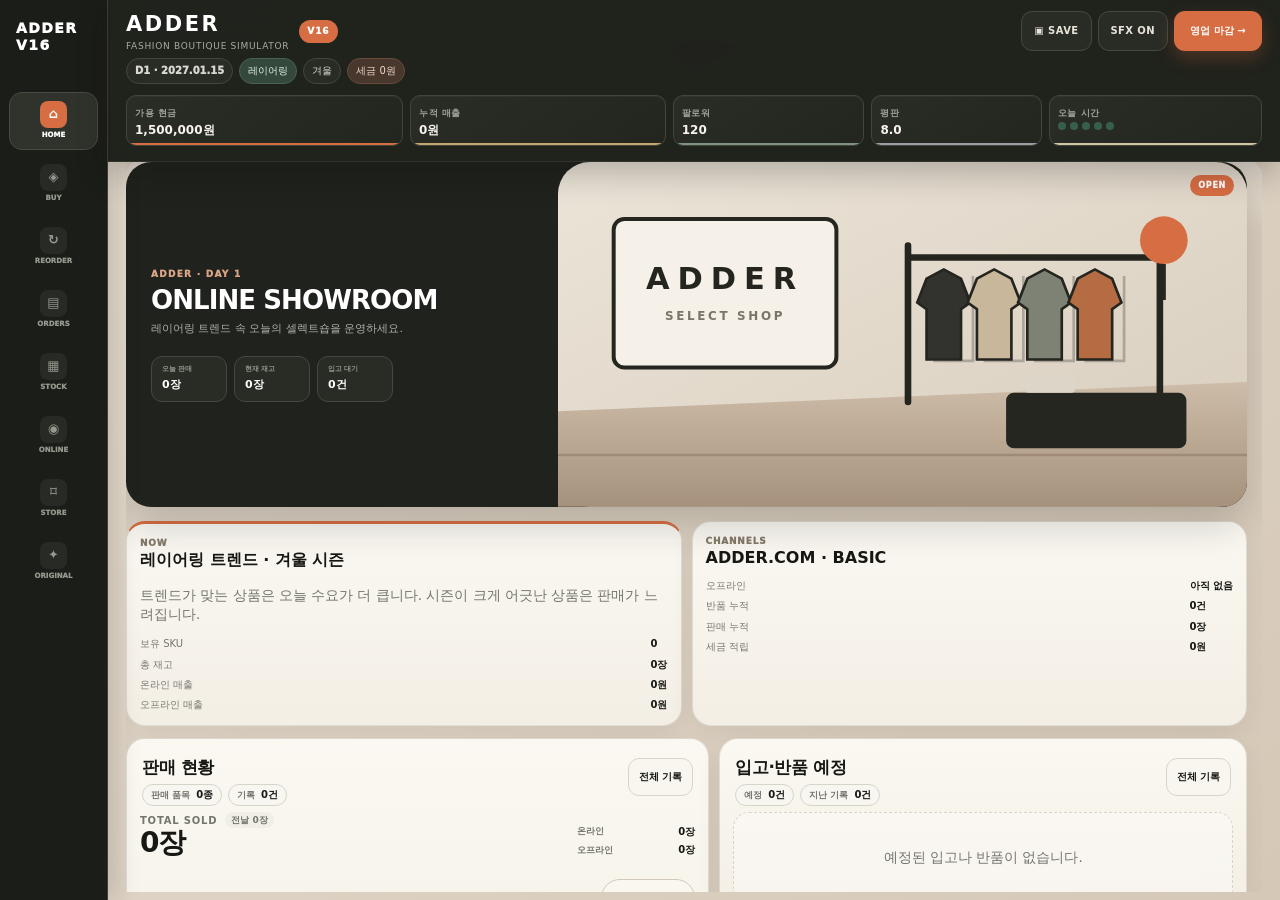
<file: ADDER_V16.html>
<!doctype html>
<html lang="ko">
<head>
<meta charset="utf-8">
<meta name="viewport" content="width=device-width,initial-scale=1,viewport-fit=cover">
<meta name="mobile-web-app-capable" content="yes">
<meta name="apple-mobile-web-app-status-bar-style" content="black-translucent">
<meta name="format-detection" content="telephone=no">
<meta name="theme-color" content="#1d1f1a">
<meta name="apple-mobile-web-app-capable" content="yes">
<meta name="apple-mobile-web-app-title" content="ADDER">
<title>ADDER Boutique Sim · V16</title>
<meta property="og:title" content="ADDER Boutique Sim · V16">
<meta property="og:description" content="상품 비주얼과 게임형 HUD로 새롭게 설계한 패션 셀렉트숍 경영 시뮬레이터.">

<style>
:root{--bg:#f3f0e8;--paper:#fbf9f3;--ink:#171814;--muted:#74766d;--line:#d8d4c8;--green:#365f49;--green2:#e4ece4;--red:#8b3e3c;--red2:#f1e1dd;--shadow:0 14px 36px rgba(34,32,27,.08)}
*{box-sizing:border-box}html{background:var(--bg)}body{margin:0;color:var(--ink);background:linear-gradient(180deg,#f7f5ef 0,#efebe2 100%);font:14px/1.45 -apple-system,BlinkMacSystemFont,"Noto Sans KR",system-ui,sans-serif;min-height:100dvh}.app{max-width:1180px;margin:auto;padding:18px 16px 110px}.top{position:relative;z-index:20;margin:-18px -16px 16px;padding:14px 16px 12px;background:rgba(247,245,239,.94);backdrop-filter:blur(14px);border-bottom:1px solid rgba(216,212,200,.8)}.brandrow,.row{display:flex;align-items:center;gap:10px}.brandrow{justify-content:space-between}.wordmark{font-weight:900;letter-spacing:.12em;font-size:22px}.sub{font-size:11px;color:var(--muted);letter-spacing:.08em}.close-day{border:0;border-radius:999px;padding:10px 14px;background:var(--ink);color:white;font-weight:800;cursor:pointer}.ticker{display:flex;gap:8px;overflow:auto;padding-top:10px;scrollbar-width:none}.chip{white-space:nowrap;border:1px solid var(--line);background:var(--paper);border-radius:999px;padding:6px 9px;font-size:12px}.chip.hot{border-color:#b9c9bc;background:var(--green2);color:#214432}.chip.warn{border-color:#d7b6b2;background:var(--red2);color:#6e302f}.metrics{display:grid;grid-template-columns:repeat(4,1fr);gap:8px;margin:14px 0}.metric{background:var(--paper);border:1px solid var(--line);border-radius:15px;padding:12px}.metric b{display:block;font-size:16px;margin-top:4px}.metric small{color:var(--muted)}.tabs{display:flex;gap:7px;overflow:auto;padding:10px 0 10px;scrollbar-width:none;position:sticky;top:0;z-index:40;background:rgba(243,240,232,.96);backdrop-filter:blur(16px);-webkit-backdrop-filter:blur(16px);border-bottom:1px solid rgba(216,212,200,.9);margin:0 -16px 12px;padding-left:16px;padding-right:16px;box-shadow:0 7px 16px rgba(34,32,27,.05)}.tab{border:1px solid var(--line);background:transparent;color:var(--muted);border-radius:999px;padding:9px 12px;font-weight:700;white-space:nowrap}.tab.active{background:var(--ink);color:#fff;border-color:var(--ink)}.panel{display:grid;gap:12px}.hero{background:var(--ink);color:#f8f4ea;border-radius:24px;padding:22px;box-shadow:var(--shadow);overflow:hidden;position:relative}.hero:after{content:"A";position:absolute;right:-8px;bottom:-54px;font-weight:900;font-size:170px;color:rgba(255,255,255,.055)}.hero h1{margin:0 0 6px;font-size:24px}.hero p{margin:0;color:#c9c8c0;max-width:580px}.grid{display:grid;grid-template-columns:repeat(2,minmax(0,1fr));gap:12px}.grid3{display:grid;grid-template-columns:repeat(3,minmax(0,1fr));gap:12px}.card{background:var(--paper);border:1px solid var(--line);border-radius:18px;padding:15px;box-shadow:0 5px 18px rgba(35,32,24,.035)}.card h2,.card h3{margin:0 0 8px}.card h2{font-size:17px}.card h3{font-size:15px}.eyebrow{font-size:10px;letter-spacing:.11em;color:var(--muted);text-transform:uppercase;font-weight:800}.price{font-size:18px;font-weight:900}.muted{color:var(--muted)}.tiny{font-size:11px;color:var(--muted)}.badges{display:flex;gap:5px;flex-wrap:wrap;margin:8px 0}.badge{font-size:10px;font-weight:800;padding:4px 6px;border-radius:6px;background:#ece8de}.badge.green{background:var(--green2);color:#214432}.badge.red{background:var(--red2);color:#6e302f}.badge.dark{background:#252721;color:white}.kv{display:grid;grid-template-columns:1fr auto;gap:7px 10px;margin-top:9px}.kv span:nth-child(odd){color:var(--muted)}button{font:inherit}.btn{border:1px solid var(--line);background:white;border-radius:10px;padding:9px 11px;font-weight:800;cursor:pointer;color:var(--ink)}.btn.primary{background:var(--green);border-color:var(--green);color:white}.btn.red{background:var(--red);border-color:var(--red);color:white}.btn:disabled{opacity:.35;cursor:not-allowed}.actions{display:flex;gap:7px;flex-wrap:wrap;margin-top:12px}.actions .btn{flex:1;min-width:95px}.section-title{display:flex;align-items:end;justify-content:space-between;margin:6px 2px 0}.section-title h2{margin:0;font-size:19px}.section-title p{margin:0;color:var(--muted);font-size:11px}.stock{font-size:28px;font-weight:900;letter-spacing:-.04em}.field{display:flex;align-items:center;gap:6px;background:white;border:1px solid var(--line);border-radius:10px;padding:3px 4px 3px 9px}.field input{width:100%;min-width:0;border:0;background:transparent;outline:0;font:inherit;font-weight:800}.field .btn{padding:7px 9px}.progress{height:6px;border-radius:99px;background:#e7e3d9;overflow:hidden}.progress>i{display:block;height:100%;background:var(--green);border-radius:inherit}.list{display:grid;gap:8px}.log{padding:9px 0;border-bottom:1px dashed var(--line);font-size:12px}.log:last-child{border:0}.empty{padding:34px 18px;text-align:center;border:1px dashed var(--line);border-radius:16px;color:var(--muted);background:rgba(255,255,255,.35)}.queue{display:flex;gap:8px;overflow:auto}.queue .chip{border-radius:10px}.location.current{outline:2px solid var(--green);background:#f8fbf7}.money-lock{font-size:11px;color:var(--red)}.toast{position:fixed;left:50%;bottom:88px;transform:translate(-50%,20px);background:#171814;color:white;padding:11px 14px;border-radius:12px;opacity:0;pointer-events:none;transition:.18s;z-index:100;max-width:min(90vw,520px);box-shadow:var(--shadow)}.toast.show{opacity:1;transform:translate(-50%,0)}.toast.error{background:var(--red)}.footer-note{margin-top:18px;font-size:10px;color:var(--muted);text-align:center}.danger-link{background:none;border:0;color:#9b7775;text-decoration:underline;font-size:11px}.apdots{display:flex;gap:4px}.apdots i{width:8px;height:8px;border-radius:50%;background:var(--green)}.apdots i.off{background:#d8d4c8}.split{display:grid;grid-template-columns:1.3fr .7fr;gap:12px}.seller{display:flex;justify-content:space-between;gap:8px;padding:8px 0;border-top:1px solid var(--line)}.seller:first-child{border-top:0}.trendbox{background:linear-gradient(135deg,var(--green2),#f5efe0)}
@media(max-width:760px){.app{padding-left:12px;padding-right:12px}.top{margin-left:-12px;margin-right:-12px;padding-left:12px;padding-right:12px}.metrics{grid-template-columns:repeat(2,1fr)}.grid,.grid3,.split{grid-template-columns:1fr}.hero{border-radius:20px}.card{border-radius:15px}.wordmark{font-size:20px}.metric b{font-size:15px}}
@media(min-width:900px){.tabs{position:sticky;top:92px;z-index:15;background:rgba(243,240,232,.92);backdrop-filter:blur(10px);padding:8px 0 12px}.app{padding-bottom:40px}}

/* product + color visuals */
.garment-art{position:relative;margin:10px 0 12px;border:1px solid var(--line);border-radius:16px;overflow:hidden;background:#efebe2;min-height:168px}.garment-art svg{display:block;width:100%;height:180px}.garment-art>span{position:absolute;right:9px;bottom:8px;background:rgba(251,249,243,.82);backdrop-filter:blur(6px);padding:4px 7px;border-radius:999px;font-size:10px;font-weight:800;color:var(--muted)}
.color-block{margin:10px 0 8px}.swatches{display:flex;gap:8px;align-items:center;margin-top:6px}.swatch{width:25px;height:25px;border-radius:50%;border:2px solid var(--paper);outline:1px solid #c7c2b7;background:var(--sw);padding:0;cursor:pointer;box-shadow:0 0 0 0 var(--ink);transition:.12s}.swatch.on{box-shadow:0 0 0 2px var(--ink);outline-color:transparent;transform:scale(.9)}
.product-card{overflow:hidden}.product-top{display:grid;grid-template-columns:minmax(135px,.8fr) 1.2fr;gap:13px;align-items:start}.product-top .garment-art{margin-top:8px}.product-top .garment-art svg{height:168px}.product-copy{padding-top:6px}
.model-select{display:grid;grid-template-columns:1fr 1fr;gap:8px;margin-top:12px}.model-btn{display:flex;align-items:center;gap:9px;min-height:82px;border:1px solid var(--line);border-radius:13px;background:#f5f2eb;color:var(--ink);padding:7px 10px;text-align:left;font-size:11px;font-weight:800;cursor:pointer}.model-btn.on{outline:2px solid var(--green);background:#edf3ec}.figure{--look:#76766b;position:relative;display:inline-block;width:36px;height:68px;flex:0 0 36px}.figure i{position:absolute;display:block}.figure .head{width:14px;height:16px;border-radius:48% 48% 45% 45%;background:#d1a38e;left:11px;top:2px;box-shadow:0 -5px 0 -1px #2c2d29}.figure .torso{width:19px;height:28px;background:var(--look);left:8.5px;top:20px;border-radius:6px 6px 3px 3px}.figure .leg{width:6px;height:28px;background:#4a4d48;top:45px;border-radius:4px}.figure .leg.l{left:10px;transform:rotate(2deg)}.figure .leg.r{left:20px;transform:rotate(-2deg)}.figure.male .torso{width:22px;left:7px;border-radius:5px 5px 2px 2px}.figure.male .head{box-shadow:0 -4px 0 -1px #292a27}
@media(max-width:520px){.product-top{grid-template-columns:118px 1fr}.product-top .garment-art svg{height:150px}.garment-art svg{height:165px}.model-btn{min-height:74px;padding:6px}.swatch{width:23px;height:23px}}
.color-stock{display:flex;gap:6px;flex-wrap:wrap;margin:0 0 10px}.color-stock span{display:flex;align-items:center;gap:5px;border:1px solid var(--line);background:#fff;border-radius:999px;padding:4px 7px;font-size:10px;color:var(--muted)}.color-stock i{width:9px;height:9px;border-radius:50%;background:var(--dot);outline:1px solid rgba(0,0,0,.12)}.color-stock b{color:var(--ink)}
.model-select:before{content:"촬영 모델 · 자연스러운 한국인 / 키 크고 날씬";grid-column:1/-1;font-size:10px;color:var(--muted);letter-spacing:.02em}
.shop-group{display:grid;gap:10px;padding:14px 0 2px;border-top:1px solid var(--line)}.shop-group:first-of-type{border-top:0}.shop-head{display:flex;align-items:end;justify-content:space-between;gap:12px;padding:0 2px}.shop-head h2{margin:2px 0 0;font-size:18px}.shop-cart,.checkout-card{background:#f8f6f0;border:1px solid var(--line);border-radius:16px;padding:13px}.shop-cart{display:flex;align-items:flex-end;justify-content:space-between;gap:14px}.cart-total{display:grid;gap:7px;min-width:190px;text-align:right}.cart-line{display:inline-flex;align-items:center;gap:4px;margin:5px 5px 0 0;padding:5px 7px;border-radius:8px;background:#ece8de}.cart-line button,.cart-row button{border:0;background:transparent;color:var(--red);font-weight:900;cursor:pointer}.purchase-row{display:grid;grid-template-columns:auto 1fr;gap:7px;margin-top:12px}.cart-list{display:grid;gap:7px;margin:12px 0}.cart-row{display:flex;justify-content:space-between;gap:12px;padding:9px 0;border-bottom:1px dashed var(--line)}.cart-row:last-child{border-bottom:0}.checkout-card{margin-top:12px}.checkout-btn{width:100%;margin-top:13px;padding:12px}.market-item .field{min-width:0}
@media(max-width:760px){.shop-cart{align-items:stretch;flex-direction:column}.cart-total{text-align:left;min-width:0}.purchase-row{grid-template-columns:1fr}.purchase-row>.btn,.purchase-row .field{width:100%}.shop-head{align-items:flex-start;flex-direction:column}.shop-head .badge{align-self:flex-start}}

html,body{min-height:100%;overscroll-behavior-y:none;-webkit-text-size-adjust:100%}
body{padding-top:env(safe-area-inset-top);padding-left:env(safe-area-inset-left);padding-right:env(safe-area-inset-right)}
.app{padding-bottom:calc(110px + env(safe-area-inset-bottom))}
button,input{-webkit-tap-highlight-color:transparent}
@media (display-mode:standalone){body{min-height:100dvh;background:#f3f0e8}.top{top:env(safe-area-inset-top)}.app{max-width:1280px;padding-bottom:calc(34px + env(safe-area-inset-bottom))}}

@supports (top:env(safe-area-inset-top)){body.standalone .tabs{top:env(safe-area-inset-top)}}
.sales-summary{display:flex;align-items:end;justify-content:space-between;gap:12px;margin:6px 0 14px}.sales-total{font-size:30px;font-weight:900;letter-spacing:-.04em}.sales-list{display:grid;gap:7px}.sales-row{display:grid;grid-template-columns:minmax(0,1fr) auto;gap:12px;align-items:center;padding:9px 0;border-top:1px solid var(--line)}.sales-row:first-child{border-top:0}.sales-row span{min-width:0;overflow:hidden;text-overflow:ellipsis;white-space:nowrap}.sales-row b{font-variant-numeric:tabular-nums}.sales-empty{color:var(--muted);padding:14px 0}
\n\n/* v8: compact always-visible owner HUD + permanent wholesale directory */
.sticky-shell{position:sticky;top:0;z-index:70;margin:-18px -16px 12px;padding:12px 16px 8px;background:rgba(247,245,239,.965);backdrop-filter:blur(18px);-webkit-backdrop-filter:blur(18px);border-bottom:1px solid rgba(216,212,200,.92);box-shadow:0 8px 22px rgba(34,32,27,.06)}
.sticky-shell .top{position:relative!important;top:auto!important;z-index:auto;margin:0!important;padding:0 0 5px!important;background:transparent!important;border:0!important;backdrop-filter:none!important}
.sticky-shell .ticker{padding-top:7px}
.sticky-shell .metrics{margin:7px 0;gap:6px}
.sticky-shell .metric{padding:7px 9px;border-radius:10px;box-shadow:none}
.sticky-shell .metric small{font-size:10px}
.sticky-shell .metric b{font-size:13px;margin-top:1px}
.sticky-shell .tabs{position:relative!important;top:auto!important;z-index:auto!important;margin:0!important;padding:3px 0 1px!important;background:transparent!important;border:0!important;box-shadow:none!important;backdrop-filter:none!important}
.sticky-shell .tab{padding:7px 10px;font-size:12px}
.market-layout{display:grid;grid-template-columns:280px minmax(0,1fr);gap:12px;align-items:start}
.supplier-browser{position:sticky;top:178px;box-shadow:none}
.supplier-browser-head{display:flex;align-items:center;justify-content:space-between;gap:8px}.supplier-browser-head h3{margin:2px 0 0}
.supplier-list{display:grid;gap:6px;margin-top:12px}.supplier-nav{width:100%;display:flex;align-items:center;justify-content:space-between;gap:10px;text-align:left;border:1px solid var(--line);background:#f7f4ed;border-radius:11px;padding:9px 10px;color:var(--ink);cursor:pointer}.supplier-nav.on{border-color:var(--green);outline:1px solid var(--green);background:var(--green2)}.supplier-nav>span:first-child{display:grid;gap:1px;min-width:0}.supplier-nav b{font-size:12px;letter-spacing:.02em}.supplier-nav small{color:var(--muted);font-size:9px}.supplier-meta{display:grid;gap:3px;justify-items:end;flex:0 0 auto}.supplier-meta i{font-style:normal;font-size:9px;font-weight:800;color:#214432;background:#dfeade;border-radius:999px;padding:2px 5px}.supplier-meta em{font-style:normal;font-size:9px;color:var(--muted)}
.supplier-shop{display:grid;gap:10px;min-width:0}.shop-head-main{padding:4px 2px 2px}.shop-location{font-size:11px;color:var(--muted);margin-top:2px}
@media(max-width:760px){.sticky-shell{margin-left:-12px;margin-right:-12px;padding-left:12px;padding-right:12px}.sticky-shell .metrics{display:flex;grid-template-columns:none;overflow-x:auto;scrollbar-width:none}.sticky-shell .metric{min-width:116px;flex:0 0 auto}.sticky-shell .wordmark{font-size:18px}.sticky-shell .sub{font-size:9px}.sticky-shell .close-day{padding:8px 10px;font-size:11px}.sticky-shell .chip{padding:4px 7px;font-size:10px}.sticky-shell .tab{font-size:11px;padding:6px 9px}.market-layout{grid-template-columns:1fr}.supplier-browser{position:relative;top:auto}.supplier-list{display:flex;overflow-x:auto;scrollbar-width:none;padding-bottom:2px}.supplier-nav{min-width:190px;flex:0 0 auto}.shop-head-main{align-items:flex-start;flex-direction:column}}
@media(min-width:761px) and (max-width:1000px){.market-layout{grid-template-columns:220px minmax(0,1fr)}.supplier-browser{top:180px}}
@media(display-mode:standalone){.sticky-shell{top:0}}

/* v10: true fixed owner HUD + measured flow spacer */
body{padding-top:0}
.sticky-shell{
  position:fixed!important;
  top:0!important;
  left:50%!important;
  right:auto!important;
  transform:translateX(-50%)!important;
  z-index:1000;
  width:min(100vw,1180px);
  margin:0!important;
  padding:calc(10px + env(safe-area-inset-top)) 16px 8px;
  background:rgba(247,245,239,.985);
  -webkit-backdrop-filter:blur(18px);
  backdrop-filter:blur(18px);
  border-bottom:1px solid rgba(216,212,200,.96);
  box-shadow:0 8px 22px rgba(34,32,27,.08)
}
.sticky-spacer{
  display:block;
  width:100%;
  height:var(--owner-hud-height,210px);
  margin:0;
  padding:0;
  pointer-events:none
}
.sticky-shell .top,.sticky-shell .tabs{position:relative!important;top:auto!important}
@media(max-width:760px){
  .sticky-shell{width:100vw;padding-left:12px;padding-right:12px}
  .sticky-spacer{height:var(--owner-hud-height,230px)}
}
@media(display-mode:standalone){.sticky-shell{top:0!important}}

/* SFX controls — intentionally compact so the owner HUD footprint stays stable */
.top-actions{display:flex;align-items:center;gap:7px}
.sound-toggle{border:1px solid var(--line);border-radius:999px;padding:9px 11px;background:var(--paper);color:var(--green);font-size:10px;font-weight:900;letter-spacing:.04em;cursor:pointer;white-space:nowrap}
.sound-toggle.off{color:var(--muted);background:#ece9e1}
@media(max-width:520px){.top-actions{gap:5px}.sound-toggle{padding:7px 8px;font-size:9px}.close-day{padding:8px 10px}}

/* v12 sorting controls */
.sort-bar{display:flex;justify-content:flex-end;align-items:center;margin:8px 0 10px}
.sort-control{display:flex;align-items:center;gap:7px;color:var(--muted);font-size:10px;font-weight:800;white-space:nowrap}
.sort-control select{appearance:none;-webkit-appearance:none;border:1px solid var(--line);border-radius:999px;background:var(--paper);color:var(--ink);font:inherit;font-size:11px;font-weight:800;padding:7px 28px 7px 10px;outline:none;background-image:linear-gradient(45deg,transparent 50%,var(--muted) 50%),linear-gradient(135deg,var(--muted) 50%,transparent 50%);background-position:calc(100% - 13px) 50%,calc(100% - 9px) 50%;background-size:4px 4px,4px 4px;background-repeat:no-repeat}
@media(max-width:520px){.sort-bar{justify-content:stretch}.sort-control{width:100%;justify-content:space-between}.sort-control select{min-width:150px}}

/* v14: previous-day sales + seasonal wholesale identity */
.sales-yesterday{display:inline-block;margin-right:8px;font-size:11px;font-weight:800;letter-spacing:0;color:var(--muted);vertical-align:middle}
.supplier-nav>span:first-child small+small{opacity:.78}
@media(max-width:520px){.sales-yesterday{display:block;margin:0 0 2px;font-size:10px}}

/* v15: inventory/reorder sort direction + brand/style filters */
.control-strip{display:flex;align-items:center;justify-content:space-between;gap:10px;flex-wrap:wrap;margin:8px 0 12px}.filter-bar{display:flex;align-items:center;gap:8px;flex-wrap:wrap}.filter-control{display:flex;align-items:center;gap:7px;color:var(--muted);font-size:10px;font-weight:800;white-space:nowrap}.filter-control select{appearance:none;-webkit-appearance:none;border:1px solid var(--line);border-radius:999px;background:var(--paper);color:var(--ink);font:inherit;font-size:11px;font-weight:800;padding:7px 28px 7px 10px;outline:none;background-image:linear-gradient(45deg,transparent 50%,var(--muted) 50%),linear-gradient(135deg,var(--muted) 50%,transparent 50%);background-position:calc(100% - 13px) 50%,calc(100% - 9px) 50%;background-size:4px 4px,4px 4px;background-repeat:no-repeat}.control-strip .sort-bar{margin:0;display:flex;gap:8px;flex-wrap:wrap}.supplier-shop-stack{display:grid;gap:18px;min-width:0}.market-shop-group{padding-bottom:8px;border-bottom:1px dashed var(--line)}.market-shop-group:last-child{border-bottom:0}.sales-row .sales-row-right{display:flex;align-items:baseline;justify-content:flex-end;gap:7px;overflow:visible;text-overflow:clip;white-space:nowrap}.sales-row-right small{font-size:10px;font-weight:800;color:var(--muted)}.sales-row-right b{font-size:12px}
@media(max-width:760px){.control-strip{align-items:stretch}.filter-bar,.control-strip .sort-bar{width:100%;justify-content:space-between}.filter-control{flex:1;min-width:145px;justify-content:space-between}.filter-control select{min-width:0;max-width:180px}.market-layout{gap:14px}}
@media(max-width:520px){.sales-row{grid-template-columns:minmax(0,1fr) auto;gap:8px}.sales-row .sales-row-right{display:grid;gap:0;text-align:right}.sales-row-right small{font-size:9px}.filter-control{width:100%;min-width:0}.filter-control select{max-width:190px}.control-strip .sort-control{min-width:0}}

/* v16: compact own-stock context + full dashboard histories */
.own-stock-line{display:flex;align-items:center;gap:8px;min-width:0;margin:7px 0 9px;padding:6px 8px;border:1px solid #e3dfd5;border-radius:9px;background:#f8f6f0;font-size:9px;color:var(--muted);overflow:hidden}.own-stock-line strong{flex:0 0 auto;color:var(--ink);font-size:9px}.own-stock-line>div{display:flex;gap:7px;min-width:0;overflow-x:auto;scrollbar-width:none}.own-stock-line span{display:inline-flex;align-items:center;gap:3px;white-space:nowrap}.own-stock-line i{width:7px;height:7px;border-radius:50%;background:var(--dot);border:1px solid rgba(0,0,0,.12);flex:0 0 auto}.own-stock-line b{color:var(--ink)}
.history-title{align-items:center;gap:10px}.history-title>div{min-width:0}.history-key,.history-close{border:1px solid var(--line);background:#f8f6ef;color:var(--ink);border-radius:999px;padding:7px 10px;font-size:10px;font-weight:900;white-space:nowrap;cursor:pointer}.history-key:hover,.history-close:hover{border-color:var(--green)}.log-date{display:inline-block;min-width:82px;margin-right:8px;color:var(--muted);font-size:10px}.history-panel{scroll-margin-top:calc(var(--owner-hud-height,210px) + 12px);padding:16px}.history-panel-head{display:flex;align-items:center;justify-content:space-between;gap:12px}.history-panel-head h2{margin:2px 0 0}.history-filter{display:flex;align-items:end;gap:8px;flex-wrap:wrap;margin:14px 0 10px;padding:10px;border:1px solid var(--line);border-radius:12px;background:#f8f6f0}.history-filter label{display:grid;gap:4px;min-width:180px}.history-filter label span{font-size:9px;font-weight:900;color:var(--muted)}.history-filter select{width:100%;border:1px solid var(--line);border-radius:9px;background:white;padding:8px;color:var(--ink);font:inherit;font-size:11px;font-weight:700}.history-count{margin-left:auto;font-size:11px;font-weight:900;color:var(--green);padding:8px}.history-list{display:grid}.history-row{display:grid;grid-template-columns:minmax(0,1fr) auto;gap:12px;align-items:center;padding:11px 2px;border-top:1px solid var(--line)}.history-row:first-child{border-top:0}.history-main{display:grid;gap:2px;min-width:0}.history-main b{font-size:12px}.history-main span{font-size:10px;color:var(--muted);overflow:hidden;text-overflow:ellipsis}.history-values{display:grid;justify-items:end;gap:1px;text-align:right}.history-values b{font-size:12px}.history-values span,.history-values em{font-size:9px;color:var(--muted);font-style:normal}.history-pagination{display:flex;align-items:center;justify-content:center;gap:10px;margin-top:12px}.history-pagination span{font-size:10px;font-weight:900;color:var(--muted)}
@media(max-width:520px){.own-stock-line{align-items:flex-start;flex-direction:column;gap:3px}.own-stock-line>div{width:100%}.history-title{align-items:flex-start}.history-filter{display:grid;grid-template-columns:1fr 1fr}.history-filter label{min-width:0}.history-count{grid-column:1/-1;margin:0;padding:2px 0}.history-row{grid-template-columns:minmax(0,1fr) auto;gap:7px}.history-main b{font-size:11px}.history-values span{display:none}.history-key{padding:6px 8px;font-size:9px}.log-date{display:block;min-width:0;margin:0 0 2px}}

/* v17: location-balanced visitor growth from store expansion */
.store-visitor-next{margin-top:8px;padding:7px 9px;border-radius:9px;background:var(--green2);color:#315441;font-weight:800}


/* v18: seasonal wholesale generation + supplier allocation status */
.supplier-meta em{line-height:1.18}.supplier-meta i+em{margin-top:1px}.market-item .badge.green{white-space:nowrap}
@media(max-width:520px){.supplier-nav{min-width:205px}.supplier-meta em{font-size:8px}.shop-head-main .badges{gap:4px}.shop-head-main .badge{font-size:9px}}


/* v19: restore market page render + compact ADDER ORIGINAL cards */
.original-grid{display:grid;grid-template-columns:repeat(auto-fit,minmax(250px,1fr));gap:12px;align-items:start}
.original-grid>.card{min-width:0;max-width:100%}
@media(max-width:560px){.original-grid{grid-template-columns:1fr}}

/* v20: factory progression + dated inbound/returns */
.factory-panel{display:grid;grid-template-columns:minmax(0,1fr) auto;gap:14px;align-items:center;background:linear-gradient(135deg,#f5f1e7,#edf3ec)}
.factory-panel h2{margin:2px 0 3px}.factory-stats{display:flex;gap:7px;flex-wrap:wrap;justify-content:flex-end}.factory-stats span{border:1px solid var(--line);background:rgba(255,255,255,.65);border-radius:999px;padding:7px 9px;font-size:10px;color:var(--muted);white-space:nowrap}.factory-stats b{color:var(--ink)}
.factory-next{grid-column:1/-1;display:flex;justify-content:space-between;align-items:center;gap:12px;padding-top:11px;border-top:1px solid var(--line)}.factory-next>div{display:grid;gap:1px}.factory-next small{font-size:9px;font-weight:900;color:var(--muted);letter-spacing:.08em}.factory-next b{font-size:12px}.factory-next span{font-size:10px;color:var(--muted)}
.schedule-list{gap:0}.schedule-row{display:flex;align-items:baseline;gap:8px}.schedule-row .log-date{flex:0 0 82px}.schedule-row span{min-width:0}.schedule-row strong{font-size:11px}
@media(max-width:620px){.factory-panel{grid-template-columns:1fr}.factory-stats{justify-content:flex-start}.factory-next{align-items:stretch;flex-direction:column}.factory-next .btn{width:100%}.schedule-row{display:grid;grid-template-columns:1fr;gap:1px}.schedule-row .log-date{flex-basis:auto;margin:0}}


/* v21: manual save manager + balanced dashboard activity column */
.save-toggle{border:1px solid var(--line);border-radius:999px;padding:9px 11px;background:#fff;color:var(--ink);font-size:10px;font-weight:900;letter-spacing:.04em;cursor:pointer;white-space:nowrap}
.save-toggle:hover{border-color:var(--green)}
.dash-activity-grid{display:grid;grid-template-columns:minmax(0,1fr) minmax(0,1fr);gap:12px;align-items:stretch}
.dash-sales-card{height:100%;min-width:0}
.dash-side-stack{height:100%;display:grid;grid-template-rows:minmax(0,1fr) minmax(0,1fr);gap:12px;min-width:0;min-height:0}
.dash-mini-card{min-height:0;overflow:hidden;display:flex;flex-direction:column}
.dash-mini-card .history-title{flex:0 0 auto}
.dash-mini-scroll{min-height:0;overflow:auto;overscroll-behavior:contain;margin-top:5px;padding-right:2px;scrollbar-width:thin}
.dash-mini-empty{min-height:0;flex:1;display:grid;place-items:center;padding:12px;margin-top:6px}
.save-backdrop{position:fixed;inset:0;z-index:1600;background:rgba(22,23,20,.36);display:grid;place-items:center;padding:18px;backdrop-filter:blur(5px);-webkit-backdrop-filter:blur(5px)}
.save-modal{width:min(620px,100%);max-height:min(78dvh,720px);overflow:hidden;background:var(--paper);border:1px solid var(--line);border-radius:20px;box-shadow:0 24px 70px rgba(20,20,18,.22);padding:16px;display:flex;flex-direction:column;gap:11px}
.save-head{display:flex;align-items:center;justify-content:space-between;gap:12px}.save-head h2{margin:2px 0 0;font-size:19px}
.save-create{display:grid;grid-template-columns:minmax(0,1fr) auto;gap:8px}.save-create input{min-width:0;border:1px solid var(--line);border-radius:10px;background:#fff;color:var(--ink);padding:10px 11px;font:inherit;font-weight:800;outline:none}.save-create input:focus{border-color:var(--green)}
.save-note{font-size:9px;color:var(--muted)}
.save-list{min-height:76px;overflow:auto;border-top:1px solid var(--line);border-bottom:1px solid var(--line);scrollbar-width:thin}
.save-row{display:grid;grid-template-columns:minmax(0,1fr) auto;gap:10px;align-items:center;padding:10px 2px;border-top:1px dashed var(--line)}.save-row:first-child{border-top:0}.save-row-main{display:grid;gap:2px;min-width:0}.save-row-main b{font-size:12px;overflow:hidden;text-overflow:ellipsis;white-space:nowrap}.save-row-main span{font-size:9px;color:var(--muted);overflow:hidden;text-overflow:ellipsis;white-space:nowrap}.save-row-actions{display:flex;align-items:center;gap:5px}.save-row-actions .btn{padding:7px 9px;font-size:10px}.save-delete{border:0;background:transparent;color:#9b7775;font-size:9px;text-decoration:underline;cursor:pointer;padding:7px 4px}.save-empty{padding:24px 8px;text-align:center;color:var(--muted);font-size:11px}
.save-new{display:flex;align-items:center;justify-content:space-between;gap:12px;padding-top:2px}.save-new>div{display:grid;gap:2px}.save-new b{font-size:11px}.save-new span{font-size:9px;color:var(--muted)}.save-new .btn{flex:0 0 auto}
@media(max-width:760px){.dash-activity-grid{grid-template-columns:1fr}.dash-side-stack{height:auto;grid-template-rows:auto auto}.dash-mini-card{max-height:220px}.save-toggle{padding:7px 8px;font-size:9px}}
@media(max-width:520px){.save-modal{padding:13px;border-radius:17px;max-height:84dvh}.save-create{grid-template-columns:1fr}.save-create .btn{width:100%}.save-row{grid-template-columns:1fr}.save-row-actions{justify-content:flex-end}.save-new{align-items:stretch;flex-direction:column}.save-new .btn{width:100%}}

.swatch:disabled{opacity:.25;cursor:not-allowed;filter:saturate(.35)}


/* v25: generated-item notes + sold-out inventory controls */
.product-note{margin:4px 0 9px;color:var(--muted);font-size:10px;line-height:1.35;white-space:nowrap;overflow:hidden;text-overflow:ellipsis}
.soldout-card{border:1px solid rgba(176,61,55,.58)}
.stock-view-controls{display:flex;align-items:center;gap:7px;flex-wrap:wrap}
.stock-view-controls label{display:inline-flex;align-items:center;gap:6px;border:1px solid var(--line);border-radius:999px;background:var(--paper);padding:7px 10px;color:var(--muted);font-size:10px;font-weight:800;cursor:pointer;white-space:nowrap}
.stock-view-controls label:has(input:checked){border-color:#b56d68;background:var(--red2);color:#6e302f}
.stock-view-controls input{width:13px;height:13px;margin:0;accent-color:#9d4c47}
@media(max-width:760px){.stock-view-controls{width:100%}}

/* v28: iPhone portrait UI rebuild — compact, flow-safe, no fixed-HUD spacer */
@media(max-width:600px){
  html,body{width:100%;max-width:100%;overflow-x:hidden;-webkit-text-size-adjust:100%}
  body{font-size:13px;line-height:1.38;touch-action:manipulation;padding:0}
  .app{width:100%;max-width:100%;margin:0;padding:0 10px calc(72px + env(safe-area-inset-bottom))}
  .sticky-shell{position:fixed!important;top:0!important;left:0!important;right:0!important;transform:none!important;width:100%!important;max-width:none!important;margin:0!important;padding:calc(6px + env(safe-area-inset-top)) 10px 6px!important;background:rgba(247,245,239,.985);border-bottom:1px solid rgba(216,212,200,.95);box-shadow:0 5px 14px rgba(34,32,27,.06);z-index:1000}
  .sticky-spacer{display:block!important;width:100%!important;height:calc(var(--owner-hud-height,158px) + 9px)!important;margin:0!important;padding:0!important;pointer-events:none!important;flex:0 0 auto!important}
  .sticky-shell .top{margin:0!important;padding:0 0 4px!important;background:transparent!important;border:0!important}
  .brandrow{display:grid;grid-template-columns:minmax(0,1fr) auto;align-items:center;gap:6px}
  .wordmark{font-size:17px!important;line-height:1;letter-spacing:.11em}
  .sub{font-size:7px!important;line-height:1.05;letter-spacing:.035em;margin-top:3px;white-space:nowrap}
  .top-actions{display:flex;align-items:center;gap:4px;min-width:0}
  .save-toggle,.sound-toggle,.close-day{min-height:32px!important;height:32px;padding:0 8px!important;border-radius:9px!important;font-size:9px!important;line-height:1;white-space:nowrap}
  .close-day{min-width:70px!important}
  .sticky-shell .ticker{gap:4px;padding-top:4px!important;overflow-x:auto;scrollbar-width:none;overscroll-behavior-x:contain}
  .sticky-shell .chip{min-height:24px;display:inline-flex;align-items:center;padding:3px 6px!important;font-size:8.5px!important;border-radius:8px;white-space:nowrap}
  .apdots{gap:2px}.apdots i{width:6px;height:6px}
  .sticky-shell .metrics{display:grid!important;grid-template-columns:repeat(4,minmax(0,1fr))!important;gap:4px!important;margin:4px 0!important;overflow:visible!important}
  .sticky-shell .metric{min-width:0!important;width:auto!important;padding:4px!important;border-radius:8px!important;overflow:hidden}
  .sticky-shell .metric small{display:block;font-size:7px!important;line-height:1.05;white-space:nowrap;overflow:hidden;text-overflow:ellipsis}
  .sticky-shell .metric b{font-size:9.5px!important;line-height:1.15;margin-top:2px!important;white-space:nowrap;overflow:hidden;text-overflow:ellipsis}
  .sticky-shell .tabs{display:flex!important;gap:4px!important;margin:0!important;padding:2px 0 0!important;overflow-x:auto!important;scrollbar-width:none;overscroll-behavior-x:contain;background:transparent!important;border:0!important;box-shadow:none!important}
  .sticky-shell .tab{flex:0 0 auto;min-height:32px!important;padding:6px 9px!important;font-size:9.5px!important;border-radius:999px}
  .panel{gap:8px;width:100%;min-width:0}.panel>*{min-width:0;max-width:100%}
  .hero{padding:13px;border-radius:14px}.hero h1{font-size:18px;line-height:1.2;margin-bottom:5px}.hero p{font-size:10px;line-height:1.42}
  .card{padding:10px;border-radius:12px;min-width:0;max-width:100%;overflow:hidden}.card h2{font-size:15px}.card h3{font-size:13px}.eyebrow{font-size:8.5px}.tiny{font-size:9px}
  .grid,.grid3,.split,.original-grid{grid-template-columns:minmax(0,1fr)!important;gap:8px;width:100%;min-width:0}
  .section-title{display:flex;align-items:end;justify-content:space-between;gap:8px;margin:4px 1px 0}.section-title h2{font-size:16px;line-height:1.15;margin:0}.section-title p{font-size:9px;line-height:1.25;max-width:46%;text-align:right}
  .control-strip{display:grid!important;grid-template-columns:minmax(0,1fr)!important;gap:6px!important;width:100%!important;min-width:0!important;margin:6px 0 9px!important;padding:7px!important;border:1px solid var(--line);border-radius:11px;background:rgba(251,249,243,.74)}
  .filter-bar,.stock-view-controls,.control-strip .sort-bar,.sort-bar{display:grid!important;grid-template-columns:repeat(2,minmax(0,1fr))!important;gap:6px!important;width:100%!important;min-width:0!important;margin:0!important;align-items:stretch!important}
  .filter-control,.sort-control{display:grid!important;grid-template-columns:1fr!important;gap:2px!important;width:100%!important;min-width:0!important;color:var(--muted);font-size:8px!important;font-weight:800;white-space:normal!important}
  .filter-control select,.sort-control select{width:100%!important;max-width:none!important;min-width:0!important;min-height:34px!important;height:34px;padding:0 25px 0 8px!important;border-radius:8px!important;font-size:10px!important;background-color:#fff}
  .stock-view-controls label{display:flex!important;align-items:center!important;justify-content:flex-start!important;gap:6px!important;width:100%!important;min-width:0!important;min-height:34px!important;padding:6px 7px!important;border-radius:8px!important;font-size:8.5px!important;line-height:1.15!important;white-space:normal!important}
  .stock-view-controls input{width:14px!important;height:14px!important;flex:0 0 14px;margin:0!important}
  .market-layout{display:grid!important;grid-template-columns:minmax(0,1fr)!important;gap:8px!important;width:100%!important;min-width:0!important}
  .supplier-browser{position:relative!important;top:auto!important;width:100%!important;min-width:0!important;padding:9px!important}.supplier-browser-head h3{font-size:14px}.supplier-browser .tiny{margin:5px 0 7px}
  .supplier-list{display:flex!important;gap:6px!important;overflow-x:auto!important;padding:1px 1px 3px!important;margin-top:6px!important;scrollbar-width:none;overscroll-behavior-x:contain}
  .supplier-nav{flex:0 0 154px!important;min-width:154px!important;max-width:154px!important;min-height:58px!important;padding:7px 8px!important;border-radius:9px!important;gap:6px!important}.supplier-nav b{font-size:10px!important}.supplier-nav small,.supplier-meta em,.supplier-meta i{font-size:7px!important}.supplier-meta{gap:1px!important}
  .supplier-shop-stack,.supplier-shop,.market-shop-group,.market-shop-group>.grid,.market-shop-group .card{width:100%!important;min-width:0!important;max-width:100%!important}.supplier-shop-stack{gap:10px!important}.market-shop-group{padding-bottom:6px!important}
  .shop-head,.shop-head-main{gap:5px!important;align-items:flex-start!important;flex-direction:column!important}.shop-head h2{font-size:15px}.shop-location{font-size:9px}.shop-head .badges{margin:3px 0 5px}
  .garment-art{margin:7px 0 8px;border-radius:11px;min-height:0!important}.garment-art svg{height:132px!important}.garment-art>span{right:6px;bottom:5px;padding:3px 5px;font-size:8px}
  .product-top{grid-template-columns:96px minmax(0,1fr)!important;gap:9px!important}.product-top .garment-art svg{height:122px!important}.product-copy{padding-top:2px}
  .product-note{margin:3px 0 7px;font-size:9px;line-height:1.25}.badges{gap:4px;margin:6px 0}.badge{font-size:8.5px;padding:3px 5px;border-radius:5px}
  .kv{gap:5px 7px;margin-top:7px;font-size:10px}.price{font-size:16px}.stock{font-size:22px}.own-stock-line{margin:5px 0 7px;padding:5px 6px}.color-stock{gap:4px;margin-bottom:7px}.color-stock span{font-size:8.5px;padding:3px 5px}
  .swatches{gap:7px;margin-top:5px;overflow-x:auto;scrollbar-width:none;padding:2px 1px}.swatch{width:30px!important;height:30px!important;flex:0 0 30px!important}
  .field{min-height:38px!important;padding:2px 3px 2px 8px!important;border-radius:9px}.field .btn,.btn{min-height:38px!important;padding:7px 9px!important;font-size:10px!important;border-radius:9px}
  .purchase-row{grid-template-columns:minmax(0,1fr)!important;gap:6px!important;margin-top:8px!important}.purchase-row>.btn,.purchase-row .field{width:100%}
  .actions{display:grid!important;grid-template-columns:repeat(2,minmax(0,1fr));gap:6px!important;margin-top:8px!important}.actions .btn{width:100%;min-width:0!important}
  .model-select{grid-template-columns:1fr 1fr;gap:6px;margin-top:8px}.model-btn{min-height:66px;padding:5px 7px;font-size:9px}.figure{transform:scale(.82);transform-origin:center}
  .shop-cart,.checkout-card{padding:9px;border-radius:11px}.shop-cart{align-items:stretch!important;flex-direction:column!important;gap:7px!important}.cart-total{min-width:0!important;width:100%;text-align:left!important;gap:5px}.cart-total .btn,.checkout-btn{width:100%;min-height:40px!important}.cart-line{font-size:8.5px;padding:4px 5px;margin:3px 3px 0 0}.cart-list{gap:4px;margin:8px 0}.cart-row{padding:6px 0;font-size:9px}
  .dash-activity-grid{grid-template-columns:minmax(0,1fr)!important;gap:8px!important}.dash-side-stack{height:auto!important;grid-template-rows:auto auto!important;gap:8px!important}.dash-mini-card{max-height:190px}.dash-mini-scroll{font-size:9px}.sales-total{font-size:23px}.sales-summary{margin:4px 0 9px}.sales-row{padding:6px 0;font-size:10px}
  .history-panel{padding:10px;scroll-margin-top:calc(var(--owner-hud-height,140px) + 8px)}.history-filter{grid-template-columns:1fr 1fr!important;gap:6px;margin:9px 0 7px;padding:7px}.history-filter label{min-width:0!important}.history-filter select{padding:6px;font-size:9px}.history-count{grid-column:1/-1;padding:0}.history-row{padding:7px 1px;gap:5px}.history-main b,.history-values b{font-size:10px}.history-main span,.history-values em{font-size:8px}
  .factory-panel{grid-template-columns:minmax(0,1fr)!important;gap:8px!important}.factory-stats{justify-content:flex-start!important}.factory-next{align-items:stretch!important;flex-direction:column!important;gap:7px!important}.factory-next .btn{width:100%}
  .save-backdrop{padding:8px calc(8px + env(safe-area-inset-right)) calc(8px + env(safe-area-inset-bottom)) calc(8px + env(safe-area-inset-left))}.save-modal{max-height:88dvh;padding:11px;border-radius:14px}.save-head h2{font-size:16px}.save-create{grid-template-columns:1fr!important}.save-create input,.save-create .btn{min-height:38px;width:100%}.save-row{grid-template-columns:1fr!important;gap:5px;padding:7px 1px}.save-row-actions{justify-content:flex-end}.save-row-actions .btn,.save-delete{min-height:36px}.save-new{align-items:stretch;flex-direction:column;gap:6px}.save-new .btn{width:100%;min-height:40px}
  .toast{bottom:calc(12px + env(safe-area-inset-bottom));width:calc(100vw - 20px);max-width:none;padding:9px 11px;font-size:10px;text-align:center}
}
@media(max-width:370px){
  .sub{display:none}.wordmark{font-size:16px!important}.save-toggle,.sound-toggle,.close-day{padding-left:6px!important;padding-right:6px!important;font-size:8.5px!important}.close-day{min-width:66px!important}
  .sticky-shell .metric small{font-size:6.5px!important}.sticky-shell .metric b{font-size:9px!important}
  .filter-bar,.stock-view-controls,.control-strip .sort-bar,.sort-bar{grid-template-columns:1fr!important}.section-title p{max-width:52%}
}


/* v29: readable dashboard summaries on narrow iPhones */
.dash-card-head{display:grid;grid-template-columns:minmax(0,1fr) auto;align-items:start;gap:12px}
.dash-title-copy{min-width:0;display:grid;gap:7px}
.dash-title-copy h2{margin:0;line-height:1.12;word-break:keep-all}
.dash-meta{display:flex;align-items:center;gap:6px;flex-wrap:wrap;min-width:0}
.dash-meta>span{display:inline-flex;align-items:center;gap:6px;min-width:0;padding:4px 8px;border:1px solid var(--line);border-radius:999px;background:#f8f6f0;white-space:nowrap;word-break:keep-all;line-height:1.15}
.dash-meta em{font-style:normal;color:var(--muted);font-size:9px;font-weight:800;white-space:nowrap}
.dash-meta b{color:var(--ink);font-size:10px;font-weight:900;white-space:nowrap}
.sales-summary{align-items:stretch}
.sales-total-block{display:grid;grid-template-columns:auto auto;grid-template-areas:"label previous" "total total";align-items:end;column-gap:8px;row-gap:1px;min-width:0}
.sales-label{grid-area:label;color:var(--muted);font-size:10px;font-weight:800;letter-spacing:.08em;white-space:nowrap}
.sales-total{grid-area:total;font-size:30px;font-weight:900;letter-spacing:-.04em;line-height:1;white-space:nowrap}
.sales-yesterday{grid-area:previous;justify-self:start;align-self:center;display:inline-flex!important;margin:0!important;padding:3px 6px;border-radius:999px;background:#f0eee7;color:var(--muted);font-size:9px!important;font-weight:800;line-height:1.15;white-space:nowrap}
.sales-channel-summary{display:grid;align-content:end;gap:4px;min-width:118px}
.sales-channel-summary>span{display:flex;align-items:center;justify-content:space-between;gap:10px;white-space:nowrap}
.sales-channel-summary em{font-style:normal;color:var(--muted);font-size:9px;font-weight:700}
.sales-channel-summary b{color:var(--ink);font-size:10px;font-weight:900}
@media(max-width:600px){
  .dash-card-head{grid-template-columns:minmax(0,1fr) auto!important;align-items:start!important;gap:9px!important;margin:0!important}
  .dash-card-head .history-key{align-self:start;flex:0 0 auto;min-height:34px!important;padding:6px 9px!important;font-size:9px!important}
  .dash-title-copy{gap:6px}
  .dash-title-copy h2{font-size:16px!important;line-height:1.12!important}
  .dash-meta{gap:5px}
  .dash-meta>span{padding:4px 7px;gap:5px}
  .dash-meta em{font-size:8.5px}.dash-meta b{font-size:9.5px}
  .sales-summary{display:grid!important;grid-template-columns:minmax(0,1fr) auto!important;align-items:end!important;gap:10px!important;margin:9px 0 10px!important}
  .sales-total-block{column-gap:6px}.sales-label{font-size:9px}.sales-total{font-size:27px!important}.sales-yesterday{font-size:8.5px!important;padding:3px 5px}
  .sales-channel-summary{min-width:108px;gap:3px}.sales-channel-summary em{font-size:8.5px}.sales-channel-summary b{font-size:9.5px}
  .dash-mini-card .dash-card-head{flex:0 0 auto}
}
@media(max-width:370px){
  .dash-card-head{gap:7px!important}.dash-card-head .history-key{padding-left:7px!important;padding-right:7px!important}
  .dash-meta>span{padding:3px 6px}.dash-meta em{font-size:8px}.dash-meta b{font-size:9px}
  .sales-summary{grid-template-columns:1fr!important}.sales-channel-summary{grid-template-columns:1fr 1fr;min-width:0}.sales-channel-summary>span{justify-content:flex-start;gap:6px}
}


/* v31: market controls stay pinned below the owner HUD; supplier carousel keeps position */
.market-sticky-controls{min-width:0}
@media(max-width:600px){
  .market-sticky-controls{
    position:sticky;
    top:var(--owner-hud-height,158px);
    z-index:900;
    margin:0 -10px 8px;
    padding:6px 10px 1px;
    background:rgba(247,245,239,.985);
    -webkit-backdrop-filter:blur(16px);
    backdrop-filter:blur(16px);
    border-bottom:1px solid rgba(216,212,200,.95);
    box-shadow:0 5px 12px rgba(34,32,27,.05)
  }
  .market-sticky-controls .section-title{margin-top:0}
  .market-sticky-controls .control-strip{margin-bottom:5px!important}
  .supplier-list{scroll-behavior:auto!important}
}


/* v32: discovered suppliers + compact own-store reorder filters */
.supplier-discovery-row{display:flex;align-items:center;gap:7px;margin:7px 0 4px}.supplier-discovery-row .discover-supplier-btn{flex:1;min-width:0}.supplier-discovery-row>span{flex:0 0 auto;font-size:8px;font-weight:900;color:var(--green);white-space:nowrap}.own-stock-controls{margin-top:-1px}
@media(max-width:600px){.supplier-discovery-row{gap:5px;margin:5px 0 3px}.supplier-discovery-row .discover-supplier-btn{min-height:32px!important;height:32px!important;padding:5px 8px!important;font-size:9px!important}.supplier-discovery-row>span{font-size:7.5px}.own-stock-controls{gap:5px!important}.own-stock-controls label{min-height:28px!important;height:28px!important;padding:3px 6px!important;font-size:8px!important;white-space:nowrap!important}.own-stock-controls input{width:12px!important;height:12px!important;flex-basis:12px!important}}


/* v33: compact market title metadata */
.market-title-meta{display:flex;align-items:center;justify-content:flex-end;gap:5px;min-width:0}
.market-title-meta>span{display:inline-flex;align-items:center;gap:3px;white-space:nowrap;word-break:keep-all;border:1px solid var(--line);border-radius:999px;background:rgba(251,249,243,.9);padding:3px 6px;color:var(--muted);font-size:8.5px;line-height:1;font-weight:700}
.market-title-meta b{color:var(--ink);font-size:8.5px;font-weight:900}
@media(max-width:600px){.market-title-row{align-items:center!important}.market-title-row h2{flex:0 0 auto}.market-title-meta{gap:4px}.market-title-meta>span{padding:3px 5px;font-size:8px}.market-title-meta b{font-size:8px}}
@media(max-width:370px){.market-title-meta{gap:3px}.market-title-meta>span{padding:3px 4px;font-size:7.5px}.market-title-meta b{font-size:7.5px}}


/* v34: ADDER ORIGINAL custom hue + production timing */
.original-color-maker{margin:7px 0 8px;padding:7px 8px;border:1px solid var(--line);border-radius:10px;background:rgba(251,249,243,.76)}
.original-color-head{display:flex;align-items:center;justify-content:space-between;gap:8px;margin-bottom:5px;font-size:9px;font-weight:800;color:var(--muted)}
.original-color-head b{display:inline-flex;align-items:center;gap:5px;color:var(--ink);font-size:9px;white-space:nowrap}.original-color-dot{display:inline-block;width:13px;height:13px;border-radius:50%;border:1px solid rgba(35,36,32,.18)}
.original-color-row{display:grid;grid-template-columns:minmax(0,1fr) auto;align-items:center;gap:7px}.original-hue-slider{width:100%;height:16px;margin:0;appearance:none;-webkit-appearance:none;background:transparent;cursor:pointer}.original-hue-slider::-webkit-slider-runnable-track{height:8px;border-radius:999px;background:linear-gradient(90deg,#d95f5f 0%,#d9d95f 16.6%,#5fd95f 33.3%,#5fd9d9 50%,#5f5fd9 66.6%,#d95fd9 83.3%,#d95f5f 100%)}.original-hue-slider::-webkit-slider-thumb{-webkit-appearance:none;width:16px;height:16px;margin-top:-4px;border-radius:50%;border:2px solid #fff;background:#242521;box-shadow:0 0 0 1px rgba(35,36,32,.25)}.original-hue-slider::-moz-range-track{height:8px;border-radius:999px;background:linear-gradient(90deg,#d95f5f 0%,#d9d95f 16.6%,#5fd95f 33.3%,#5fd9d9 50%,#5f5fd9 66.6%,#d95fd9 83.3%,#d95f5f 100%)}.original-color-row .btn{min-height:32px;padding:5px 8px;white-space:nowrap}
@media(max-width:600px){.original-color-maker{margin:6px 0 7px;padding:6px 7px}.original-color-head{margin-bottom:4px;font-size:8px}.original-color-head b{font-size:8px}.original-color-dot{width:12px;height:12px}.original-color-row{gap:6px}.original-color-row .btn{min-height:30px!important;height:30px!important;padding:4px 7px!important;font-size:8.5px!important}.original-hue-slider{height:15px}}


/* v35: named HSL custom colors for ADDER ORIGINAL */
.original-color-name-row{display:grid;grid-template-columns:minmax(0,1fr) auto;gap:6px;align-items:center;margin-bottom:5px}.original-color-name-row input{min-width:0;height:30px;border:1px solid var(--line);border-radius:8px;background:#fffdf8;padding:5px 8px;font:inherit;font-size:9px;color:var(--ink);outline:none}.original-color-name-row input:focus{border-color:rgba(56,101,80,.5);box-shadow:0 0 0 2px rgba(56,101,80,.08)}.original-color-name-row .btn{min-height:30px;height:30px;padding:4px 8px;white-space:nowrap}.original-color-sliders{display:grid;gap:3px}.original-color-sliders label{display:grid;grid-template-columns:28px minmax(0,1fr) 34px;align-items:center;gap:6px;min-height:18px;font-size:8px;font-weight:800;color:var(--muted)}.original-color-sliders label>b{text-align:right;font-size:8px;color:var(--ink);font-variant-numeric:tabular-nums}.original-color-sliders input[type="range"]{width:100%;height:14px;margin:0;appearance:none;-webkit-appearance:none;background:transparent;cursor:pointer}.original-color-sliders input[type="range"]::-webkit-slider-runnable-track{height:6px;border-radius:999px}.original-color-sliders input[type="range"]::-webkit-slider-thumb{-webkit-appearance:none;width:14px;height:14px;margin-top:-4px;border-radius:50%;border:2px solid #fff;background:#242521;box-shadow:0 0 0 1px rgba(35,36,32,.22)}.original-color-sliders input[type="range"]::-moz-range-track{height:6px;border-radius:999px}.original-hue-slider::-webkit-slider-runnable-track{background:linear-gradient(90deg,#d95f5f 0%,#d9d95f 16.6%,#5fd95f 33.3%,#5fd9d9 50%,#5f5fd9 66.6%,#d95fd9 83.3%,#d95f5f 100%)!important}.original-sat-slider::-webkit-slider-runnable-track{background:linear-gradient(90deg,#aaa,var(--preview-color))}.original-light-slider::-webkit-slider-runnable-track{background:linear-gradient(90deg,#111,var(--preview-color),#fff)}.original-sat-slider::-moz-range-track{background:linear-gradient(90deg,#aaa,var(--preview-color))}.original-light-slider::-moz-range-track{background:linear-gradient(90deg,#111,var(--preview-color),#fff)}
@media(max-width:600px){.original-color-name-row{gap:5px;margin-bottom:4px}.original-color-name-row input{height:28px;padding:4px 7px;font-size:8.5px}.original-color-name-row .btn{min-height:28px!important;height:28px!important;padding:3px 7px!important;font-size:8px!important}.original-color-sliders{gap:2px}.original-color-sliders label{grid-template-columns:25px minmax(0,1fr) 31px;gap:5px;min-height:17px;font-size:7.5px}.original-color-sliders label>b{font-size:7.5px}.original-color-sliders input[type="range"]{height:13px}}

/* v36: customer review + Instagram response system */
.customer-response{display:grid;gap:10px;margin-top:4px}.response-title{align-items:flex-end}.response-title>div:first-child{min-width:0}.response-summary{display:flex;flex-wrap:wrap;justify-content:flex-end;gap:5px}.response-summary span{display:grid;gap:1px;min-width:82px;padding:6px 8px;border:1px solid var(--line);border-radius:10px;background:rgba(251,249,243,.86)}.response-summary em{font-style:normal;font-size:8px;color:var(--muted);font-weight:800}.response-summary b{font-size:11px}.product-rating-strip{display:flex;gap:6px;overflow-x:auto;padding:1px 0 3px;scrollbar-width:none}.product-rating-strip::-webkit-scrollbar{display:none}.product-rating-chip{flex:0 0 auto;min-width:118px;max-width:160px;padding:6px 8px;border:1px solid var(--line);border-radius:10px;background:rgba(251,249,243,.82);display:grid;grid-template-columns:minmax(0,1fr) auto;gap:1px 7px;align-items:center}.product-rating-chip span{grid-row:1/3;overflow:hidden;text-overflow:ellipsis;white-space:nowrap;font-size:9px;font-weight:800}.product-rating-chip b{font-size:10px;white-space:nowrap}.product-rating-chip small{font-size:7.5px;color:var(--muted);text-align:right}.response-grid{display:grid;grid-template-columns:1fr 1fr;gap:9px}.social-card{min-width:0}.response-card-head{display:flex;align-items:center;justify-content:space-between;gap:8px;margin-bottom:7px}.response-card-head h3{margin:0}.social-count{display:inline-flex;min-width:28px;height:24px;align-items:center;justify-content:center;padding:0 7px;border-radius:999px;background:var(--ink);color:#fff;font-size:9px;font-weight:900}.insta-comment-row{display:grid;grid-template-columns:28px minmax(0,1fr);gap:7px;padding:8px 0;border-top:1px solid rgba(216,212,200,.72)}.insta-comment-row:first-of-type{border-top:0}.insta-avatar{width:28px;height:28px;border-radius:50%;display:grid;place-items:center;background:#ece8de;border:1px solid var(--line);font-size:9px;font-weight:900}.insta-line{font-size:9.5px;line-height:1.42}.insta-line b{margin-right:5px;font-size:9px}.insta-comment-row small{display:block;margin-top:3px;color:var(--muted);font-size:7.5px}.shop-review-row{padding:9px 0;border-top:1px solid rgba(216,212,200,.72)}.shop-review-row:first-of-type{border-top:0}.review-row-head{display:flex;align-items:center;justify-content:space-between;gap:8px;margin-bottom:4px}.review-row-head>span{display:flex;align-items:center;gap:5px}.review-row-head>span>b{font-size:9px}.review-row-head small{font-size:7.5px;color:var(--muted);white-space:nowrap}.shop-review-row>strong{display:block;font-size:9px;margin-bottom:3px}.shop-review-row p{margin:0;font-size:9.5px;line-height:1.5;color:var(--ink)}.review-purchase-meta{margin-top:4px;font-size:7.5px;color:var(--muted)}.review-stars{display:inline-flex;letter-spacing:-1px;font-size:10px}.review-stars b{color:#b3822d}.review-stars i{font-style:normal;color:#d8d3c8}.rating-badge{font-weight:900}.rating-badge:not(.empty-rating){border-color:#d6c397;background:#fbf4df}.empty-rating{color:var(--muted)}.response-empty{padding:18px 8px;text-align:center;color:var(--muted);font-size:9px;line-height:1.55;border:1px dashed var(--line);border-radius:10px}
@media(max-width:600px){.customer-response{gap:7px}.response-title{display:grid!important;grid-template-columns:1fr!important;gap:6px!important}.response-summary{justify-content:flex-start;display:grid;grid-template-columns:repeat(3,minmax(0,1fr));width:100%;gap:4px}.response-summary span{min-width:0;padding:5px 6px}.response-summary em{font-size:7px}.response-summary b{font-size:9px}.response-grid{grid-template-columns:1fr;gap:7px}.product-rating-chip{min-width:105px;padding:5px 7px}.product-rating-chip span{font-size:8px}.insta-comment-row{grid-template-columns:25px minmax(0,1fr);gap:6px;padding:7px 0}.insta-avatar{width:25px;height:25px}.insta-line,.shop-review-row p{font-size:8.8px}.review-row-head small,.insta-comment-row small,.review-purchase-meta{font-size:7px}.social-card{padding:10px!important}.shop-review-row{padding:8px 0}}

/* v37: V05 connected business events, influencer sponsorships, audience shifts */
.event-center,.influencer-panel{display:grid;gap:8px;margin-top:10px}.event-title{align-items:center}.event-growth{display:flex;align-items:center;gap:6px;white-space:nowrap}.event-growth span,.event-growth em{font-size:8px;color:var(--muted);font-style:normal;font-weight:800}.event-growth b{font-size:13px}.event-growth em{padding:4px 6px;border-radius:999px;background:#e9f0eb;color:var(--green)}.event-strip{display:flex;gap:7px;overflow-x:auto;padding:1px 0 4px;scrollbar-width:none}.event-strip::-webkit-scrollbar,.influencer-roster::-webkit-scrollbar{display:none}.event-card{flex:0 0 min(300px,78vw);padding:10px 11px;border:1px solid var(--line);border-radius:12px;background:#fbf9f3;box-shadow:0 2px 5px rgba(35,36,32,.025)}.event-card-head{display:flex;align-items:center;justify-content:space-between;gap:7px;margin-bottom:5px}.event-card-head span{font-size:8px;font-weight:900;letter-spacing:.06em;color:var(--green)}.event-card-head b{font-size:8px;color:var(--muted)}.event-card h3{font-size:12px;margin:0 0 4px}.event-card p{font-size:9px;line-height:1.45;color:var(--muted);margin:0 0 5px}.event-card>small{font-size:7.5px;color:var(--muted)}.event-malicious_review{border-color:rgba(154,60,53,.32);background:#fbf3f1}.event-viral,.event-stockout,.event-style_boom{border-color:rgba(56,101,80,.3);background:#f4f8f4}.event-mini{display:flex;gap:5px;margin:5px 0}.event-mini span{font-size:8px;padding:3px 5px;border-radius:7px;background:rgba(255,255,255,.72);border:1px solid var(--line)}.malicious-review-box{display:grid;grid-template-columns:minmax(0,1fr) auto;align-items:center;gap:7px;margin-top:7px;padding-top:7px;border-top:1px solid rgba(154,60,53,.14)}.malicious-review-box>b{font-size:8.5px;line-height:1.4;font-weight:700}.malicious-review-box .btn{white-space:nowrap;min-height:30px;padding:5px 7px}.event-chip{font:inherit;cursor:pointer;color:#8d3c35!important;border-color:rgba(154,60,53,.25)!important;background:#f8e9e6!important}
.influencer-roster{display:flex;gap:5px;overflow-x:auto;padding-bottom:3px;scrollbar-width:none}.influencer-chip{flex:0 0 auto;display:grid;gap:1px;min-width:108px;padding:6px 8px;border:1px solid var(--line);border-radius:10px;background:#fbf9f3;text-align:left;color:var(--ink)}.influencer-chip b{font-size:8.5px}.influencer-chip span{font-size:7px;color:var(--muted)}.influencer-chip.on{border-color:var(--green);box-shadow:inset 0 0 0 1px var(--green);background:#edf3ee}.influencer-detail{padding:11px}.influencer-profile{display:grid;grid-template-columns:minmax(0,1fr) auto;gap:10px;align-items:start}.influencer-profile h3{margin:2px 0 3px;font-size:12px}.influencer-profile p{margin:0;color:var(--muted);font-size:8.5px}.influencer-stats{display:flex;flex-wrap:wrap;justify-content:flex-end;gap:4px;max-width:220px}.influencer-stats span,.influencer-stats b{font-size:7.5px;padding:4px 6px;border:1px solid var(--line);border-radius:999px;white-space:nowrap}.influencer-stats b{background:var(--ink);color:#fff;border-color:var(--ink)}.sponsor-controls{display:grid;grid-template-columns:minmax(0,1.2fr) minmax(0,.8fr) auto;gap:6px;align-items:end;margin-top:9px}.sponsor-controls label{display:grid;gap:3px}.sponsor-controls label>span{font-size:7.5px;font-weight:800;color:var(--muted)}.sponsor-controls select{width:100%;min-width:0;height:34px;border:1px solid var(--line);border-radius:8px;background:#fffdf8;padding:0 7px;font:inherit;font-size:8.5px;color:var(--ink)}.sponsor-btn{height:34px!important;min-height:34px!important;white-space:nowrap}.active-sponsors{display:flex;gap:5px;overflow-x:auto;margin-top:7px}.active-sponsors span{flex:0 0 auto;font-size:7.5px;padding:5px 7px;border-radius:8px;background:#edf3ee;border:1px solid rgba(56,101,80,.22)}
.audience-panel{margin-top:10px;padding:11px}.audience-title{margin-bottom:7px}.audience-title small{font-size:7.5px;color:var(--muted);text-align:right}.age-bars{display:grid;grid-template-columns:repeat(4,minmax(0,1fr));gap:6px}.age-bars>div{display:grid;grid-template-columns:1fr auto;gap:3px 5px;align-items:center}.age-bars span,.age-bars strong{font-size:7.5px}.age-bars strong{text-align:right}.age-bars i{grid-column:1/3;display:block;height:5px;border-radius:99px;background:#e6e2d8;overflow:hidden}.age-bars i b{display:block;height:100%;background:var(--green);border-radius:inherit}.audience-foot{display:flex;justify-content:space-between;gap:8px;margin-top:7px;padding-top:7px;border-top:1px solid var(--line)}.audience-foot span{font-size:8px;color:var(--muted)}.audience-foot b{color:var(--ink)}
@media(max-width:600px){.event-center,.influencer-panel,.audience-panel{margin-top:7px}.event-card{flex-basis:82vw;padding:8px 9px}.event-card h3{font-size:10.5px}.event-card p{font-size:8.3px}.malicious-review-box{grid-template-columns:1fr;gap:5px}.malicious-review-box .btn{width:100%;height:29px!important;min-height:29px!important;font-size:8px!important}.event-growth{gap:4px}.event-growth b{font-size:11px}.influencer-detail{padding:9px!important}.influencer-profile{grid-template-columns:1fr;gap:6px}.influencer-stats{justify-content:flex-start;max-width:none}.sponsor-controls{grid-template-columns:1fr 1fr}.sponsor-btn{grid-column:1/3;width:100%;height:31px!important;min-height:31px!important;font-size:8.5px!important}.sponsor-controls select{height:30px;font-size:8px}.age-bars{gap:4px}.age-bars span,.age-bars strong{font-size:7px}.audience-foot{display:grid;gap:3px}.audience-foot span{font-size:7.5px}.influencer-chip{min-width:98px;padding:5px 7px}}

/* v37-iPad: V04 tablet edition — tuned for iPad mini/10th/11-inch portrait + landscape */
@media (min-width:700px) and (max-width:1366px){
  html,body{width:100%;max-width:100%;overflow-x:hidden;-webkit-text-size-adjust:100%}
  body{font-size:13.5px;line-height:1.42;touch-action:manipulation}
  .app{width:100%;max-width:1220px;margin:0 auto;padding:15px 18px calc(76px + env(safe-area-inset-bottom))}
  .sticky-shell{position:sticky!important;top:0!important;left:auto!important;right:auto!important;transform:none!important;width:auto!important;max-width:none!important;z-index:1000;margin:-15px -18px 12px!important;padding:calc(10px + env(safe-area-inset-top)) 18px 8px!important;background:rgba(247,245,239,.975);backdrop-filter:blur(18px);-webkit-backdrop-filter:blur(18px);border-bottom:1px solid rgba(216,212,200,.94);box-shadow:0 6px 18px rgba(34,32,27,.055)}
  .sticky-spacer{display:none!important;height:0!important}
  .sticky-shell .top{padding:0 0 5px!important;margin:0!important}
  .brandrow{gap:12px}.wordmark{font-size:21px!important}.sub{font-size:9px!important;white-space:nowrap}.top-actions{gap:6px}
  .save-toggle,.sound-toggle,.close-day{min-height:40px!important;height:40px!important;padding:0 12px!important;font-size:10px!important;border-radius:11px!important}
  .close-day{min-width:88px!important}
  .sticky-shell .ticker{gap:6px;padding-top:5px!important}.sticky-shell .chip{padding:5px 8px!important;font-size:10px!important}
  .sticky-shell .metrics{grid-template-columns:repeat(4,minmax(0,1fr))!important;gap:6px!important;margin:6px 0!important}
  .sticky-shell .metric{min-width:0!important;padding:6px 8px!important;border-radius:10px!important}.sticky-shell .metric small{font-size:9px!important}.sticky-shell .metric b{font-size:12px!important;margin-top:1px!important;white-space:nowrap}
  .sticky-shell .tabs{gap:5px!important;padding:3px 0 1px!important;margin:0!important;overflow-x:auto!important}.sticky-shell .tab{flex:1 0 auto;min-height:38px!important;padding:7px 11px!important;font-size:10.5px!important;border-radius:999px}
  .panel{gap:10px}.hero{padding:18px 20px;border-radius:19px}.hero h1{font-size:22px}.hero p{font-size:11.5px;max-width:680px}
  .card{padding:13px;border-radius:15px}.card h2{font-size:16px}.card h3{font-size:14px}.eyebrow{font-size:9px}.tiny{font-size:10px}.product-note{font-size:9.5px}
  .grid{grid-template-columns:repeat(2,minmax(0,1fr))!important;gap:10px}.grid3{grid-template-columns:repeat(2,minmax(0,1fr))!important;gap:10px}.split{grid-template-columns:1.15fr .85fr!important;gap:10px}.original-grid{grid-template-columns:repeat(2,minmax(0,1fr))!important;gap:10px}
  .section-title{gap:10px}.section-title h2{font-size:17px}.section-title p{font-size:10px}
  .control-strip{gap:7px;margin:7px 0 10px}.filter-bar,.stock-view-controls,.sort-bar{gap:6px}.filter-control,.sort-control{font-size:9px}.filter-control select,.sort-control select{min-height:38px;padding-top:7px;padding-bottom:7px;font-size:10px}.stock-view-controls label{min-height:38px;padding:7px 9px;font-size:9px}
  .btn,.field .btn{min-height:40px;padding:8px 11px;font-size:10px;border-radius:9px}.field{min-height:40px;border-radius:9px}.actions{gap:6px}.actions .btn{min-width:0}
  .garment-art svg{height:154px}.product-top{grid-template-columns:118px minmax(0,1fr);gap:10px}.product-top .garment-art svg{height:142px}.swatch{width:32px;height:32px}.badges{gap:4px}.badge{font-size:9px;padding:3px 6px}.kv{font-size:10px;gap:6px 8px}
  .dash-activity-grid{grid-template-columns:minmax(0,1.05fr) minmax(0,.95fr)!important;gap:10px!important}.dash-side-stack{grid-template-rows:minmax(0,1fr) minmax(0,1fr)!important;gap:10px!important}.dash-mini-card{max-height:270px}.dash-mini-scroll{font-size:9.5px}.sales-total{font-size:28px}
  .customer-response{gap:9px}.response-grid{grid-template-columns:1fr 1fr!important;gap:9px}.response-summary{gap:5px}.response-summary span{min-width:90px;padding:6px 8px}.product-rating-chip{min-width:130px}.social-card{padding:12px!important}.insta-line,.shop-review-row p{font-size:9.5px}
  .factory-panel{gap:10px}.factory-stats{gap:5px}.factory-stats span{padding:6px 8px;font-size:9px}.factory-next{gap:9px}
  .original-color-maker{padding:7px 8px}.original-color-name-row input{height:34px;font-size:9.5px}.original-color-name-row .btn{height:34px;min-height:34px}.original-color-sliders label{grid-template-columns:30px minmax(0,1fr) 36px;min-height:19px;font-size:8px}
  .save-modal{width:min(700px,92vw);max-height:82dvh;padding:15px}.save-row-actions .btn{min-height:38px}
  .toast{max-width:560px}
}

/* iPad portrait: use width efficiently without desktop-like tiny columns */
@media (min-width:700px) and (max-width:899px){
  .app{padding-left:14px;padding-right:14px}.sticky-shell{margin-left:-14px!important;margin-right:-14px!important;padding-left:14px!important;padding-right:14px!important}
  .sticky-shell .tab{font-size:10px!important;padding-left:9px!important;padding-right:9px!important}
  .market-layout{grid-template-columns:minmax(0,1fr)!important;gap:9px!important}
  .supplier-browser{position:relative!important;top:auto!important;width:100%;padding:10px!important}
  .supplier-list{display:flex!important;gap:6px;overflow-x:auto;padding:1px 1px 4px;margin-top:8px;scrollbar-width:none;overscroll-behavior-x:contain}.supplier-list::-webkit-scrollbar{display:none}
  .supplier-nav{flex:0 0 190px;width:190px;min-height:62px;padding:8px 9px}.supplier-nav b{font-size:10px}.supplier-nav small,.supplier-meta i,.supplier-meta em{font-size:8px}
  .market-shop-group>.grid{grid-template-columns:repeat(2,minmax(0,1fr))!important}
  .dash-activity-grid{grid-template-columns:1fr 1fr!important}.dash-mini-card{max-height:250px}
  .response-title{align-items:flex-start}.response-summary{display:grid;grid-template-columns:repeat(3,minmax(0,1fr));width:100%}.response-summary span{min-width:0}
}

/* iPad landscape: keep navigation visible and make three-column browse screens useful */
@media (min-width:900px) and (max-width:1366px){
  .app{padding-left:20px;padding-right:20px}.sticky-shell{margin-left:-20px!important;margin-right:-20px!important;padding-left:20px!important;padding-right:20px!important}
  .grid3{grid-template-columns:repeat(3,minmax(0,1fr))!important}.original-grid{grid-template-columns:repeat(3,minmax(0,1fr))!important}
  .market-layout{grid-template-columns:235px minmax(0,1fr)!important;gap:10px}.supplier-browser{top:168px;padding:11px}.supplier-list{gap:5px}.supplier-nav{padding:8px 9px}.market-shop-group>.grid{grid-template-columns:repeat(2,minmax(0,1fr))!important}
  .sticky-shell .tab{font-size:11px!important}
}

/* v39-iPad: dashboard columns share one exact visual height */
@media (min-width:700px) and (max-width:1366px){
  .dash-activity-grid{align-items:stretch!important}
  .dash-sales-card{height:100%!important;min-height:0!important}
  .dash-side-stack{height:100%!important;min-height:0!important;grid-template-rows:minmax(0,1fr) minmax(0,1fr)!important;gap:10px!important}
  .dash-mini-card{height:100%!important;min-height:0!important;max-height:none!important}
  .dash-mini-scroll{flex:1 1 auto!important;min-height:0!important;overflow:auto!important}
}

/* v40-iPad: V05 event systems tuned for tablet density */
@media (min-width:700px) and (max-width:1366px){
  .event-center,.influencer-panel,.audience-panel{margin-top:9px}
  .event-strip{gap:8px;padding-bottom:5px}.event-card{flex-basis:320px;padding:11px 12px;border-radius:13px}.event-card h3{font-size:13px}.event-card p{font-size:9.5px}.event-card-head span,.event-card-head b{font-size:8.5px}
  .event-growth span,.event-growth em{font-size:8.5px}.event-growth b{font-size:14px}.malicious-review-box>b{font-size:9px}.malicious-review-box .btn{min-height:34px;padding:6px 9px}
  .influencer-roster{gap:6px;padding-bottom:4px}.influencer-chip{min-width:138px;padding:8px 10px;border-radius:11px}.influencer-chip b{font-size:9.5px}.influencer-chip span{font-size:8px}
  .influencer-detail{padding:13px!important}.influencer-profile{gap:12px}.influencer-profile h3{font-size:14px}.influencer-profile p{font-size:9.5px}.influencer-stats{max-width:260px;gap:5px}.influencer-stats span,.influencer-stats b{font-size:8.5px;padding:5px 7px}
  .sponsor-controls{gap:7px;margin-top:10px}.sponsor-controls label>span{font-size:8.5px}.sponsor-controls select{height:38px;font-size:9.5px}.sponsor-btn{height:38px!important;min-height:38px!important}.active-sponsors span{font-size:8.5px;padding:6px 8px}
  .audience-panel{padding:13px}.audience-title small{font-size:8.5px}.age-bars{gap:8px}.age-bars span,.age-bars strong{font-size:8.5px}.age-bars i{height:6px}.audience-foot span{font-size:9px}
}
@media (min-width:700px) and (max-width:899px){
  .event-card{flex-basis:300px}.influencer-profile{grid-template-columns:minmax(0,1fr) auto}.sponsor-controls{grid-template-columns:minmax(0,1.15fr) minmax(0,.85fr) auto}
}


/* v41-iPad: portable save-file backup */
.save-file-tools{display:flex;align-items:center;justify-content:space-between;gap:10px;padding:9px 10px;border:1px solid var(--line);border-radius:12px;background:rgba(237,243,238,.58)}
.save-file-tools>div:first-child{display:grid;gap:2px;min-width:0}.save-file-tools b{font-size:10px}.save-file-tools span{font-size:8px;color:var(--muted);line-height:1.35}.save-file-actions{display:flex;align-items:center;gap:5px;flex:0 0 auto}.save-file-actions .btn{min-height:34px;padding:6px 8px;font-size:9px}.save-file-mini{padding-left:7px!important;padding-right:7px!important}
@media(min-width:700px) and (max-width:1366px){.save-file-tools{padding:10px 11px}.save-file-tools b{font-size:10px}.save-file-tools span{font-size:8.5px}.save-file-actions .btn{min-height:38px;padding:7px 10px;font-size:9.5px}.save-file-mini{min-height:36px!important}}

/* V08 supplier favorites */
.supplier-favorite-controls{margin-top:9px}.supplier-nav.favorite{border-color:#c7a354;background:#fffaf0}.supplier-nav.favorite.on{border-color:var(--green);background:var(--green2)}.supplier-title{display:flex;align-items:center;gap:4px;min-width:0;white-space:nowrap}.supplier-title-name{display:block;min-width:0;overflow:hidden;text-overflow:ellipsis;white-space:nowrap}.supplier-title .favorite-star{flex:0 0 auto;font-style:normal;font-size:7px!important;line-height:1.1;font-weight:800;color:#6e5519;background:#f1e3b4;border-radius:999px;padding:2px 5px}.supplier-nav{-webkit-user-select:none;user-select:none}
@media(max-width:760px){.supplier-favorite-controls{display:grid!important;grid-template-columns:1fr 1fr!important}}

/* v46: reliable touch long-press for supplier favorites */
.supplier-nav{-webkit-touch-callout:none;touch-action:pan-x pan-y}

/* v48: compact dashboard previews + customer response archives */
.dash-sales-card{display:flex;flex-direction:column;min-height:0;overflow:hidden}
.dash-sales-card .sales-list{min-height:0;overflow:auto;overscroll-behavior:contain;scrollbar-width:thin}
.operations-list{gap:0!important}
.operations-list .log{display:flex;align-items:baseline;gap:8px}
.operations-list .log-date{flex:0 0 82px;margin-right:0}
.social-count{border:0;cursor:pointer;font-family:inherit;transition:transform .12s ease,opacity .12s ease}
.social-count:active{transform:scale(.94)}
.social-count.static-count{cursor:default}
.response-archive{margin-top:9px;scroll-margin-top:calc(var(--owner-hud-height,180px) + 12px)}
.response-archive .history-panel-head{align-items:center}
.response-archive .history-panel-head h2{margin:2px 0 1px}
.response-archive .history-panel-head p{margin:0;color:var(--muted);font-size:9px}
.response-archive-head-actions{display:flex;align-items:center;gap:7px}
.response-archive-list{display:grid;margin-top:8px}

@media (min-width:700px) and (max-width:1366px){
  .dash-activity-grid{height:370px!important;min-height:370px!important;max-height:370px!important;align-items:stretch!important}
  .dash-sales-card{height:370px!important;max-height:370px!important}
  .dash-sales-card .sales-list{flex:1 1 auto;max-height:none!important}
  .dash-side-stack{height:370px!important;min-height:370px!important;max-height:370px!important;grid-template-rows:minmax(0,1fr) minmax(0,1fr)!important;gap:10px!important}
  .dash-mini-card{height:100%!important;min-height:0!important;max-height:none!important}
  .dash-mini-scroll{flex:1 1 auto!important;min-height:0!important;overflow:auto!important}
  .operations-list .log,.schedule-row{padding:6px 0!important;line-height:1.3}
  .operations-list .log-date,.schedule-row .log-date{flex-basis:82px!important;min-width:82px!important}
  .response-grid{align-items:stretch}
  .social-card{height:100%}
  .response-archive{padding:13px!important}
  .response-archive .history-panel-head h2{font-size:16px}
  .response-archive-list .insta-comment-row{padding:8px 0}
  .response-archive-list .shop-review-row{padding:9px 0}
}

/* v49: V09 order and receiving ledger */
.order-page{display:grid;gap:10px}.order-page-title{align-items:flex-end}.order-page-title>div{min-width:0}.order-summary{display:grid;grid-template-columns:repeat(5,minmax(0,1fr));gap:7px}.order-summary>span{display:grid;gap:2px;padding:10px 11px;border:1px solid var(--line);border-radius:12px;background:rgba(251,249,243,.9)}.order-summary em{font-style:normal;color:var(--muted);font-size:8.5px;font-weight:800}.order-summary b{font-size:14px}.order-filter-card{padding:10px 11px}.order-filter-grid{display:grid;grid-template-columns:repeat(6,minmax(0,1fr)) auto;gap:7px;align-items:end}.order-filter-grid label{display:grid;gap:4px;min-width:0}.order-filter-grid label>span{font-size:8px;color:var(--muted);font-weight:900}.order-filter-grid select{width:100%;min-width:0;height:36px;border:1px solid var(--line);border-radius:9px;background:#fffdf8;padding:0 8px;font:inherit;font-size:9px;font-weight:800;color:var(--ink)}.order-filter-reset{height:36px!important;min-height:36px!important;white-space:nowrap;padding:6px 10px!important;font-size:9px!important}.order-result-head{display:flex;align-items:center;justify-content:space-between;gap:10px;padding:1px 2px}.order-result-head b{font-size:10px}.order-result-head span{font-size:8px;color:var(--muted)}.order-list{display:grid;gap:7px}.order-entry{display:grid;grid-template-columns:128px minmax(0,1fr);gap:12px;align-items:stretch;padding:11px 12px}.order-entry.pending{border-left:3px solid var(--green)}.order-entry.completed{opacity:.9}.order-date-block{display:grid;align-content:center;gap:2px;padding-right:11px;border-right:1px solid var(--line)}.order-date-block>span{font-size:8px;color:var(--muted);font-weight:900}.order-date-block>b{font-size:13px;line-height:1.1}.order-date-block>small{font-size:8px;color:var(--green);font-weight:900}.order-entry.completed .order-date-block>small{color:var(--muted)}.order-entry-main{display:grid;gap:6px;min-width:0}.order-entry-title{display:flex;align-items:flex-start;justify-content:space-between;gap:10px}.order-entry-title h3{margin:0 0 4px!important;font-size:12px!important;overflow:hidden;text-overflow:ellipsis;white-space:nowrap}.order-color{display:flex;align-items:center;gap:5px;min-width:0}.order-color i{width:11px;height:11px;flex:0 0 11px;border-radius:50%;background:var(--order-color);border:1px solid rgba(35,36,32,.16)}.order-color b{font-size:8.5px;overflow:hidden;text-overflow:ellipsis;white-space:nowrap}.order-color strong{font-size:9px;white-space:nowrap}.order-status{flex:0 0 auto;border-radius:999px;padding:4px 7px;font-size:8px;font-weight:900}.order-status.pending{background:var(--green2);color:#214432}.order-status.done{background:#ece8de;color:var(--muted)}.order-tags{display:flex;gap:4px;flex-wrap:wrap}.order-tag{display:inline-flex;align-items:center;border-radius:999px;padding:3px 6px;font-size:7.5px;font-weight:900;background:#ece8de}.order-tag.channel-market{background:#f4ead7;color:#725722}.order-tag.channel-reorder{background:#e8edf5;color:#3f5573}.order-tag.type-factory{background:#252721;color:#fff}.order-tag.type-backorder{background:var(--red2);color:#6e302f}.order-tag.delay{background:#f5e4df;color:#8f4038}.order-entry-meta{display:flex;gap:8px;flex-wrap:wrap;color:var(--muted);font-size:8px}.order-entry-meta span{white-space:nowrap}.order-entry-meta span+span:before{content:"·";margin-right:8px;color:#b8b1a4}
@media(max-width:600px){.order-page{gap:7px}.order-page-title{display:block!important}.order-page-title h2{font-size:17px!important}.order-page-title p{font-size:9px!important;margin-top:2px!important}.order-summary{grid-template-columns:1fr 1fr;gap:5px}.order-summary>span{padding:7px 8px}.order-summary em{font-size:7px}.order-summary b{font-size:11px}.order-filter-card{padding:8px!important}.order-filter-grid{grid-template-columns:1fr 1fr;gap:6px}.order-filter-grid label>span{font-size:7px}.order-filter-grid select{height:34px;font-size:8px}.order-sort-filter{grid-column:1/2}.order-filter-reset{grid-column:2/3;width:100%;height:34px!important;min-height:34px!important;font-size:8px!important}.order-result-head{align-items:flex-end}.order-result-head span{text-align:right;max-width:65%}.order-entry{grid-template-columns:1fr;gap:7px;padding:9px 10px!important}.order-date-block{grid-template-columns:auto auto 1fr;align-items:center;gap:7px;padding:0 0 7px;border-right:0;border-bottom:1px solid var(--line)}.order-date-block>b{font-size:11px}.order-date-block>small{text-align:right}.order-entry-title h3{font-size:11px!important}.order-color b{font-size:8px}.order-entry-meta{gap:5px;font-size:7px}.order-entry-meta span+span:before{margin-right:5px}}
@media(min-width:700px) and (max-width:1366px){.order-page{gap:9px}.order-summary>span{padding:9px 10px}.order-summary b{font-size:13px}.order-filter-card{padding:10px!important}.order-filter-grid select{height:38px;font-size:9.5px}.order-filter-reset{height:38px!important;min-height:38px!important}.order-entry{grid-template-columns:145px minmax(0,1fr);padding:11px 13px!important}.order-date-block>b{font-size:13px}.order-entry-title h3{font-size:12.5px!important}.order-color b{font-size:9px}.order-entry-meta{font-size:8.5px}}

/* V09.1: first-stock sorting + original production receiving */
.order-filter-grid .disabled-filter{opacity:.42}.order-filter-grid select:disabled{cursor:not-allowed;background:#f1eee6}.order-status.rework{background:#f5e4df;color:#8f4038}.order-entry.rework-entry{border-left:3px solid #a1544c}.order-tag.channel-original,.order-tag.type-production{background:#eee6f2;color:#66506d}
@media(max-width:600px){.order-summary{grid-template-columns:1fr 1fr}.order-filter-grid{grid-template-columns:1fr 1fr}.order-sort-filter,.order-direction-filter{grid-column:auto}.order-filter-reset{grid-column:1/3}}
@media(min-width:700px) and (max-width:899px){.order-filter-grid{grid-template-columns:repeat(3,minmax(0,1fr))}.order-filter-reset{width:100%}}
@media(min-width:900px) and (max-width:1366px){.order-filter-grid{grid-template-columns:repeat(6,minmax(0,1fr)) auto}}

/* V09.2 sales history color breakdown */
.sales-history-head{display:grid;grid-template-columns:minmax(220px,.8fr) minmax(300px,1.15fr) minmax(170px,.65fr);gap:14px;padding:0 12px 6px;border-bottom:1px solid #2d2f29;font-size:9px;font-weight:900;color:var(--muted)}
.sales-history-head span:last-child{text-align:right}.sales-history-list .sales-history-row{display:grid;grid-template-columns:minmax(220px,.8fr) minmax(300px,1.15fr) minmax(170px,.65fr);gap:14px;align-items:center}.sales-history-row .history-main,.sales-history-row .history-values{min-width:0}.sales-color-breakdown{display:flex;flex-wrap:wrap;gap:5px 9px;align-items:center;min-width:0}.sales-color-item{display:inline-flex;align-items:center;gap:4px;white-space:nowrap;font-size:8.5px}.sales-color-item i{width:9px;height:9px;border-radius:50%;flex:0 0 9px;background:var(--sale-color);border:1px solid rgba(35,36,32,.2)}.sales-color-item b{font-size:8.5px}.sales-color-item em{font-style:normal;color:var(--muted);font-size:8px}.sales-color-empty{font-size:8px;color:var(--muted)}
@media(max-width:600px){.sales-history-head{grid-template-columns:minmax(105px,.9fr) minmax(125px,1.05fr) minmax(82px,.65fr);gap:7px;padding:0 4px 5px;font-size:7px}.sales-history-list .sales-history-row{grid-template-columns:minmax(105px,.9fr) minmax(125px,1.05fr) minmax(82px,.65fr);gap:7px;padding-left:4px!important;padding-right:4px!important}.sales-history-row .history-main b{font-size:8.5px!important}.sales-history-row .history-main span,.sales-history-row .history-values span,.sales-history-row .history-values em{font-size:6.8px!important}.sales-history-row .history-values b{font-size:9px!important}.sales-color-breakdown{gap:3px 5px}.sales-color-item{font-size:7px;gap:3px}.sales-color-item i{width:7px;height:7px;flex-basis:7px}.sales-color-item b{font-size:7px}.sales-color-item em,.sales-color-empty{font-size:6.5px}}
@media(min-width:700px) and (max-width:1366px){.sales-history-head,.sales-history-list .sales-history-row{grid-template-columns:minmax(250px,.8fr) minmax(320px,1.2fr) minmax(180px,.65fr)}}

/* V10 merchandise state + lifetime color history */
.badge.yellow{background:#fff1c8;color:#775a12}
.inventory-sale-card{transition:border-color .14s,box-shadow .14s;-webkit-touch-callout:none}
.inventory-sale-card.sale-active-card{border:2px solid rgba(55,132,86,.72)}
.inventory-sale-card.sale-paused-card{border:2px solid rgba(202,158,47,.78);background:linear-gradient(0deg,rgba(255,247,215,.24),rgba(255,247,215,.24)),var(--paper)}
.inventory-sale-card.soldout-card{border:2px solid rgba(176,61,55,.72)}
.swatch.color-history-yes{border-color:#3b8b5d;outline-color:#3b8b5d}
.swatch.color-history-no{border-color:#b6423c;outline-color:#b6423c}
.swatch.color-history-yes.on,.swatch.color-history-no.on{box-shadow:0 0 0 2px var(--ink);outline-color:transparent}

/* v54: balanced color demand, custom-color deletion, player original development */
.original-development-panel{display:grid;grid-template-columns:minmax(0,1.25fr) minmax(280px,.75fr);gap:18px;align-items:center}.original-development-panel h2{margin:2px 0 5px}.original-development-controls{display:grid;gap:8px}.original-development-controls label{display:grid;gap:4px}.original-development-controls label>span{font-size:10px;color:var(--muted);font-weight:800}.original-development-controls select{width:100%;border:1px solid var(--line);background:#fff;border-radius:10px;padding:9px;font:inherit;font-weight:800;color:var(--ink)}.development-cost{display:flex;gap:8px}.development-cost span{flex:1;border:1px solid var(--line);border-radius:9px;padding:7px 9px;font-size:10px;color:var(--muted);background:#fff}.development-cost b{display:block;color:var(--ink);font-size:12px}.swatch.original-custom-deletable{touch-action:manipulation;-webkit-user-select:none;user-select:none}.original-card .color-block .tiny{line-height:1.35}
@media(max-width:760px){.original-development-panel{grid-template-columns:1fr;gap:12px}.development-cost{display:grid;grid-template-columns:1fr 1fr}}
/* V11 PHASE 1 — game UI foundation */
:root{--orange:#d76d43;--orange2:#f3d9c8;--hud:#1d1f1a;--hud2:#282b24;--cream:#eee8de;--cream2:#f8f4ec;--bluegray:#6f7f88;--game-shadow:0 14px 34px rgba(35,31,25,.12)}
html{background:#d8cdbc}body{background:radial-gradient(circle at 12% 8%,rgba(255,255,255,.72),transparent 28%),linear-gradient(180deg,#eee8de 0,#ddd2c2 100%);min-height:100dvh}body:before{content:"";position:fixed;inset:0;pointer-events:none;opacity:.16;background-image:linear-gradient(rgba(49,45,38,.08) 1px,transparent 1px),linear-gradient(90deg,rgba(49,45,38,.08) 1px,transparent 1px);background-size:28px 28px;z-index:-1}.game-shell{max-width:1280px}.panel{position:relative}.panel:before{content:"";position:absolute;inset:-6px -3px auto;height:80px;border-radius:28px;background:linear-gradient(180deg,rgba(255,255,255,.34),transparent);pointer-events:none;z-index:-1}
.sticky-shell{background:rgba(29,31,26,.985)!important;border-color:rgba(255,255,255,.08)!important;box-shadow:0 12px 30px rgba(16,16,14,.24)!important;color:#f7f1e7!important}.sticky-shell .top{background:transparent!important;border:0!important}.brand-lockup{display:flex;align-items:center;gap:10px}.sticky-shell .wordmark{color:#fff}.sticky-shell .sub{color:#a8ab9f}.version-pill{display:inline-flex;align-items:center;justify-content:center;height:23px;padding:0 8px;border-radius:999px;background:var(--orange);color:white;font-size:9px;font-weight:950;letter-spacing:.1em}.top-actions button{transition:transform .14s ease,background .14s ease,border-color .14s ease}.top-actions button:active{transform:scale(.96)}.sticky-shell .save-toggle,.sticky-shell .sound-toggle{background:#292c25!important;color:#e9e4d9!important;border-color:#44483e!important}.sticky-shell .save-toggle:hover,.sticky-shell .sound-toggle:hover{border-color:#777d6c!important}.sticky-shell .close-day{background:var(--orange)!important;color:white!important;box-shadow:0 7px 18px rgba(215,109,67,.25)}
.sticky-shell .ticker{padding-top:7px}.sticky-shell .chip{background:#292c25!important;border-color:#41453b!important;color:#d8d8cf!important}.sticky-shell .chip.hot{background:#34493c!important;border-color:#486350!important;color:#e6f3e9!important}.sticky-shell .chip.warn{background:#47372d!important;border-color:#684b39!important;color:#f4d8c7!important}.sticky-shell .event-chip{background:#653b2c!important;border-color:#9c5539!important;color:#fff!important}.day-chip{font-weight:950!important;color:#fff!important}
.sticky-shell .metrics{gap:7px!important}.sticky-shell .metric{position:relative;background:linear-gradient(145deg,#2a2d26,#23251f)!important;border:1px solid #41453a!important;color:white!important;box-shadow:inset 0 1px rgba(255,255,255,.04);overflow:hidden}.sticky-shell .metric:after{content:"";position:absolute;left:0;bottom:0;width:100%;height:2px;background:#555b4c}.sticky-shell .hud-cash:after{background:var(--orange)}.sticky-shell .hud-sales:after{background:#c7a56e}.sticky-shell .hud-follow:after{background:#7e9382}.sticky-shell .hud-rep:after{background:#98a0a4}.sticky-shell .hud-ap:after{background:#d1c4a5}.sticky-shell .metric small{color:#9ea296!important;text-transform:uppercase;letter-spacing:.06em;font-weight:850}.sticky-shell .metric b{color:#f8f4ec!important}.sticky-shell .apdots i{border-color:#d9d6cd}.sticky-shell .apdots i.on{background:var(--orange);border-color:var(--orange)}
.card{border:1px solid rgba(70,65,55,.14)!important;border-radius:19px!important;background:linear-gradient(180deg,rgba(251,249,243,.97),rgba(244,239,230,.97))!important;box-shadow:0 8px 24px rgba(48,42,34,.07)!important;transition:transform .16s ease,box-shadow .16s ease,border-color .16s ease}.card:hover{box-shadow:var(--game-shadow)!important}.btn,.history-key,.history-close{border-radius:11px!important;min-height:38px;font-weight:850;transition:transform .12s ease,box-shadow .12s ease,background .12s ease}.btn:active,.history-key:active,.history-close:active{transform:translateY(1px) scale(.98)}.btn.primary{background:#23251f!important;border-color:#23251f!important;color:#fff!important;box-shadow:0 6px 13px rgba(34,35,30,.13)}.btn.primary:hover{background:#30332b!important}.eyebrow{letter-spacing:.09em;font-weight:950!important;color:#837968}.section-title h2{letter-spacing:-.025em}.badge{border-radius:7px!important;font-weight:850!important}.badge.green{background:#dfece1!important;color:#31523e!important}.badge.red{background:#f1deda!important;color:#7f3833!important}.badge.yellow{background:#f4e7b9!important;color:#705610!important}.badge.dark{background:#272922!important;color:#fff!important}
.control-strip,.order-filter-card{border-radius:16px}.filter-control select,.sort-control select,.stock-view-controls label,.order-filter-grid select{background:#faf7f0!important;border-color:#d1c8ba!important}.swatch{transition:transform .12s ease,box-shadow .12s ease}.swatch:active{transform:scale(.9)}
.game-product-visual{position:relative;height:210px;margin:8px 0 12px;border:1px solid rgba(72,66,55,.13);border-radius:18px;overflow:hidden;background:#e9e1d5;box-shadow:inset 0 1px rgba(255,255,255,.7)}.game-product-visual svg{width:100%;height:100%;display:block}.game-product-visual:after{content:"";position:absolute;inset:0;pointer-events:none;background:linear-gradient(125deg,rgba(255,255,255,.18),transparent 42%,rgba(35,32,26,.035))}.garment-art-label,.garment-art-color{position:absolute;bottom:9px;z-index:2;font-size:8px!important;line-height:1;border-radius:999px;padding:5px 7px!important}.garment-art-label{left:9px;background:#20221d!important;color:#fff!important}.garment-art-color{right:9px;background:rgba(249,246,239,.9);color:#292a25;border:1px solid rgba(57,54,47,.12);font-weight:900}.market-item,.original-card,.inventory-sale-card{position:relative;overflow:hidden}.market-item:after,.original-card:after{content:"";position:absolute;right:-24px;top:-24px;width:70px;height:70px;border-radius:50%;background:rgba(215,109,67,.07);pointer-events:none}.inventory-sale-card:before{position:absolute;right:10px;top:10px;z-index:5;padding:5px 8px;border-radius:999px;font-size:8px;font-weight:950;letter-spacing:.03em;box-shadow:0 3px 10px rgba(0,0,0,.12)}.inventory-sale-card.sale-active-card:before{content:"ON SALE";background:#315d43;color:#fff}.inventory-sale-card.sale-paused-card:before{content:"PAUSED";background:#d2a22c;color:#241d09}.inventory-sale-card.soldout-card:before{content:"SOLD OUT";background:#9f403a;color:#fff}.inventory-sale-card.sale-active-card{border:2px solid rgba(55,132,86,.72)!important}.inventory-sale-card.sale-paused-card{border:2px solid rgba(202,158,47,.78)!important}.inventory-sale-card.soldout-card{border:2px solid rgba(176,61,55,.72)!important}
.shop-scene{position:relative;display:grid;grid-template-columns:minmax(0,.8fr) minmax(360px,1.2fr);gap:18px;min-height:260px;margin-bottom:14px;border-radius:25px;overflow:hidden;background:#20221d;color:white;box-shadow:0 18px 38px rgba(31,28,23,.2)}.shop-scene-copy{position:relative;z-index:2;padding:25px 8px 24px 27px;align-self:center}.scene-kicker{font-size:9px;color:#d9a486;font-weight:950;letter-spacing:.14em}.shop-scene h1{margin:6px 0 7px;font-size:26px;line-height:1.05;letter-spacing:-.035em}.shop-scene p{margin:0;color:#afb1a8;font-size:11px;max-width:360px}.scene-stats{display:flex;gap:7px;margin-top:20px}.scene-stats span{min-width:76px;padding:8px 10px;border:1px solid #45483f;border-radius:11px;background:#292b25}.scene-stats small{display:block;color:#92978b;font-size:7px;font-weight:850}.scene-stats b{display:block;margin-top:2px;color:#fff;font-size:11px}.shop-scene-art{min-width:0;align-self:stretch}.shop-scene-art svg{display:block;width:100%;height:100%;object-fit:cover}.shop-scene-badge{position:absolute;top:13px;right:13px;padding:5px 8px;border-radius:999px;background:var(--orange);font-size:8px;font-weight:950;letter-spacing:.09em;color:white}.trendbox{border-top:3px solid var(--orange)!important}
.game-nav-btn{display:flex!important;align-items:center;gap:7px}.nav-glyph{display:grid;place-items:center;width:24px;height:24px;flex:0 0 24px;border-radius:8px;background:rgba(255,255,255,.06);font-weight:900}.nav-label{white-space:nowrap}.nav-layer{display:none}.nav-layer.open{display:block}.nav-layer-backdrop{position:fixed;inset:0;z-index:1490;border:0;background:rgba(15,16,13,.48);backdrop-filter:blur(4px)}.nav-sheet{position:fixed;z-index:1500;left:10px;right:10px;bottom:calc(78px + env(safe-area-inset-bottom));padding:12px;border:1px solid rgba(255,255,255,.1);border-radius:19px;background:#22241f;color:white;box-shadow:0 22px 60px rgba(0,0,0,.34)}.nav-sheet-head{display:flex;justify-content:space-between;align-items:center;padding:2px 2px 10px}.nav-sheet-head>div{display:grid;gap:1px}.nav-sheet-head span{font-size:7px;color:#979b90;font-weight:900;letter-spacing:.12em}.nav-sheet-head b{font-size:15px}.nav-sheet-head>button{width:32px;height:32px;border:1px solid #474a42;border-radius:10px;background:#2c2f28;color:white;font-size:18px}.nav-sheet-grid{display:grid;grid-template-columns:repeat(2,1fr);gap:7px}.nav-sheet .game-nav-btn{justify-content:flex-start!important;padding:10px!important;border:1px solid #41453c!important;background:#292c25!important;color:#e9e7df!important;border-radius:12px!important}.nav-sheet .game-nav-btn.active{border-color:var(--orange)!important;background:#3c3028!important}
body[data-scene="market"] .panel:after,body[data-scene="inventory"] .panel:after,body[data-scene="ops"] .panel:after,body[data-scene="original"] .panel:after{position:absolute;right:4px;top:-3px;font-size:9px;font-weight:950;letter-spacing:.12em;color:#a39480;pointer-events:none}body[data-scene="market"] .panel:after{content:"BUYING FLOOR"}body[data-scene="inventory"] .panel:after{content:"STOCKROOM"}body[data-scene="ops"] .panel:after{content:"ONLINE DESK"}body[data-scene="original"] .panel:after{content:"DESIGN STUDIO"}
@media(max-width:600px){
 body{padding-bottom:0}.game-shell{padding:0 10px calc(90px + env(safe-area-inset-bottom))!important}.sticky-shell{padding:calc(7px + env(safe-area-inset-top)) 10px 7px!important}.brand-lockup{gap:6px}.version-pill{height:19px;padding:0 6px;font-size:7px}.sticky-shell .wordmark{font-size:18px!important}.sticky-shell .sub{font-size:6.5px!important}.top-actions{gap:4px}.top-actions .save-toggle,.top-actions .sound-toggle{width:34px!important;min-width:34px!important;padding:0!important}.top-actions .save-toggle span,.top-actions .sound-toggle span{display:none}.close-day{min-width:74px!important;background:var(--orange)!important}.close-day span{display:inline}.sticky-shell .ticker{gap:4px!important}.sticky-shell .chip{height:22px!important;min-height:22px!important;padding:2px 6px!important;font-size:7.7px!important}.sticky-shell .metrics{grid-template-columns:1.35fr 1.1fr .8fr .7fr .95fr!important;gap:4px!important}.sticky-shell .metric{padding:5px 5px!important;border-radius:8px!important}.sticky-shell .metric small{font-size:6px!important}.sticky-shell .metric b{font-size:8.5px!important}.sticky-shell .hud-ap b{padding-top:2px}.sticky-shell .tabs{position:fixed!important;left:8px!important;right:8px!important;bottom:calc(7px + env(safe-area-inset-bottom))!important;top:auto!important;width:auto!important;height:64px!important;display:grid!important;grid-template-columns:repeat(5,1fr)!important;gap:4px!important;margin:0!important;padding:5px!important;background:rgba(29,31,26,.97)!important;border:1px solid rgba(255,255,255,.1)!important;border-radius:18px!important;box-shadow:0 15px 40px rgba(20,18,15,.28)!important;backdrop-filter:blur(18px)!important;overflow:visible!important;z-index:1400!important}.sticky-shell .game-nav-btn{display:grid!important;justify-items:center!important;align-content:center!important;gap:2px!important;min-width:0!important;padding:3px!important;border:0!important;border-radius:12px!important;background:transparent!important;color:#92968b!important}.sticky-shell .game-nav-btn.active{background:#34372f!important;color:#fff!important;box-shadow:none!important}.sticky-shell .game-nav-btn.active .nav-glyph{background:var(--orange)!important;color:#fff!important}.sticky-shell .nav-glyph{width:27px;height:27px;font-size:12px}.sticky-shell .nav-label{font-size:6.5px!important;font-weight:900!important;letter-spacing:.04em}.panel{padding-top:4px}.card{border-radius:16px!important}.game-product-visual{height:230px}.shop-scene{grid-template-columns:1fr;min-height:0;border-radius:20px}.shop-scene-copy{padding:18px 18px 5px}.shop-scene h1{font-size:21px}.shop-scene p{font-size:9px}.scene-stats{margin-top:13px}.scene-stats span{min-width:0;flex:1;padding:7px}.shop-scene-art{height:168px}.shop-scene-badge{top:10px;right:10px}.section-title{margin-top:4px}.section-title h2{font-size:17px!important}.market-item,.inventory-sale-card,.original-card{padding:10px!important}.garment-art-label,.garment-art-color{bottom:8px;font-size:7px!important}.footer-note{padding-bottom:12px}.control-strip{border-radius:14px}.nav-sheet{animation:v11sheet .18s ease-out}.nav-layer-backdrop{animation:v11fade .15s ease-out}}
@keyframes v11sheet{from{transform:translateY(18px);opacity:0}to{transform:none;opacity:1}}@keyframes v11fade{from{opacity:0}to{opacity:1}}
/* V11 iPad control-room layout */
@media(min-width:700px) and (max-width:1366px){
 body{background:linear-gradient(135deg,#e5dccf,#d5c8b7)}.game-shell{max-width:none!important;width:100%!important;margin:0!important;padding:14px 18px 80px 126px!important}.sticky-shell{left:108px!important;right:0!important;transform:none!important;width:calc(100vw - 108px)!important;max-width:none!important;padding:calc(10px + env(safe-area-inset-top)) 18px 9px!important}.sticky-shell .tabs{position:fixed!important;left:0!important;top:0!important;bottom:0!important;width:108px!important;height:100dvh!important;display:flex!important;flex-direction:column!important;gap:5px!important;padding:calc(92px + env(safe-area-inset-top)) 9px 14px!important;margin:0!important;background:#1b1d18!important;border:0!important;border-right:1px solid #3d4038!important;box-shadow:8px 0 24px rgba(28,26,22,.15)!important;overflow-y:auto!important;z-index:1300!important}.sticky-shell .tabs:before{content:"ADDER\A V11";white-space:pre;position:absolute;top:calc(20px + env(safe-area-inset-top));left:16px;color:white;font-size:14px;line-height:1.2;font-weight:950;letter-spacing:.1em}.sticky-shell .game-nav-btn{width:100%!important;min-height:54px!important;padding:8px!important;border:1px solid transparent!important;border-radius:13px!important;background:transparent!important;color:#94988d!important;display:grid!important;justify-items:center!important;align-content:center!important;gap:3px!important}.sticky-shell .game-nav-btn.active{background:#30332b!important;border-color:#474b40!important;color:white!important}.sticky-shell .game-nav-btn.active .nav-glyph{background:var(--orange)!important}.sticky-shell .nav-glyph{width:27px;height:27px;font-size:13px}.sticky-shell .nav-label{font-size:7px!important;font-weight:950!important}.sticky-shell .metrics{grid-template-columns:1.3fr 1.2fr .9fr .8fr 1fr!important}.sticky-spacer{height:var(--owner-hud-height,168px)!important}.shop-scene{grid-template-columns:minmax(260px,.75fr) minmax(410px,1.25fr);min-height:245px}.shop-scene-copy{padding-left:25px}.shop-scene-art{min-height:245px}.supplier-shop .grid,body[data-scene="inventory"] .grid,body[data-scene="reorder"] .grid{grid-template-columns:repeat(2,minmax(0,1fr))!important}.game-product-visual{height:230px}.panel{max-width:1280px;margin:0 auto}.nav-layer{display:none!important}}

/* V11 iPad hotfix 60.1 — anchor sidebar to viewport edge through fixed HUD */
@media(min-width:700px) and (max-width:1366px){
  .sticky-shell{overflow:visible!important}
  .sticky-shell .tabs{
    position:absolute!important;
    left:-108px!important;
    right:auto!important;
    top:0!important;
    bottom:auto!important;
    width:108px!important;
    height:100dvh!important;
  }
  .game-shell{padding-left:126px!important;padding-right:18px!important}
  .panel,.footer-note{min-width:0}
}

/* V11 iPad hotfix 2 — compact, aligned filter boards */
@media(min-width:900px) and (max-width:1366px){
  body[data-scene="market"] .control-strip,
  body[data-scene="inventory"] .control-strip,
  body[data-scene="reorder"] .control-strip{
    display:grid!important;
    grid-template-columns:minmax(0,1.08fr) minmax(350px,.92fr)!important;
    align-items:stretch!important;
    column-gap:22px!important;
    row-gap:10px!important;
    width:100%!important;
    margin:8px 0 16px!important;
    padding:14px 16px!important;
    border:1px solid rgba(83,76,64,.13)!important;
    border-radius:16px!important;
    background:rgba(247,242,233,.66)!important;
    box-shadow:inset 0 1px rgba(255,255,255,.62)!important;
  }
  body[data-scene="market"] .control-strip,
  body[data-scene="inventory"] .control-strip{
    grid-template-areas:
      "filters toggles"
      "sort toggles";
  }
  body[data-scene="reorder"] .control-strip{
    grid-template-areas:
      "filters availability"
      "sort ownstock";
  }
  body[data-scene="market"] .control-strip>.filter-bar,
  body[data-scene="inventory"] .control-strip>.filter-bar,
  body[data-scene="reorder"] .control-strip>.filter-bar{
    grid-area:filters;
  }
  body[data-scene="market"] .control-strip>.sort-bar,
  body[data-scene="inventory"] .control-strip>.sort-bar,
  body[data-scene="reorder"] .control-strip>.sort-bar{
    grid-area:sort;
  }
  body[data-scene="market"] .control-strip>.stock-view-controls,
  body[data-scene="inventory"] .control-strip>.stock-view-controls{
    grid-area:toggles;
  }
  body[data-scene="reorder"] .control-strip>.stock-view-controls:not(.own-stock-controls){
    grid-area:availability;
  }
  body[data-scene="reorder"] .control-strip>.own-stock-controls{
    grid-area:ownstock;
  }
  body[data-scene="market"] .filter-bar,
  body[data-scene="inventory"] .filter-bar,
  body[data-scene="reorder"] .filter-bar,
  body[data-scene="market"] .control-strip>.sort-bar,
  body[data-scene="inventory"] .control-strip>.sort-bar,
  body[data-scene="reorder"] .control-strip>.sort-bar{
    display:grid!important;
    grid-template-columns:repeat(2,minmax(0,1fr))!important;
    gap:10px!important;
    width:100%!important;
    min-width:0!important;
    margin:0!important;
  }
  body[data-scene="market"] .filter-control,
  body[data-scene="inventory"] .filter-control,
  body[data-scene="reorder"] .filter-control,
  body[data-scene="market"] .sort-control,
  body[data-scene="inventory"] .sort-control,
  body[data-scene="reorder"] .sort-control{
    display:grid!important;
    grid-template-columns:42px minmax(0,1fr)!important;
    align-items:center!important;
    gap:7px!important;
    width:100%!important;
    min-width:0!important;
    color:#81796d!important;
    font-size:9px!important;
    font-weight:850!important;
    white-space:nowrap!important;
  }
  body[data-scene="market"] .filter-control select,
  body[data-scene="inventory"] .filter-control select,
  body[data-scene="reorder"] .filter-control select,
  body[data-scene="market"] .sort-control select,
  body[data-scene="inventory"] .sort-control select,
  body[data-scene="reorder"] .sort-control select{
    width:100%!important;
    min-width:0!important;
    max-width:none!important;
    height:42px!important;
    min-height:42px!important;
    padding:0 28px 0 12px!important;
    border-radius:12px!important;
    background-color:#fbf8f1!important;
    font-size:10px!important;
  }
  body[data-scene="market"] .stock-view-controls,
  body[data-scene="inventory"] .stock-view-controls,
  body[data-scene="reorder"] .stock-view-controls{
    display:grid!important;
    grid-template-columns:repeat(2,minmax(0,1fr))!important;
    align-items:stretch!important;
    align-content:start!important;
    gap:10px!important;
    width:100%!important;
    min-width:0!important;
    margin:0!important;
  }
  body[data-scene="market"] .stock-view-controls label,
  body[data-scene="inventory"] .stock-view-controls label,
  body[data-scene="reorder"] .stock-view-controls label{
    display:flex!important;
    align-items:center!important;
    justify-content:flex-start!important;
    gap:8px!important;
    width:100%!important;
    min-width:0!important;
    min-height:42px!important;
    padding:8px 11px!important;
    border-radius:12px!important;
    font-size:9px!important;
    line-height:1.25!important;
    white-space:normal!important;
    word-break:keep-all!important;
  }
  body[data-scene="market"] .stock-view-controls input,
  body[data-scene="inventory"] .stock-view-controls input,
  body[data-scene="reorder"] .stock-view-controls input{
    width:15px!important;
    height:15px!important;
    flex:0 0 15px!important;
    margin:0!important;
  }
  body[data-scene="market"] .market-title-row,
  body[data-scene="inventory"] .section-title,
  body[data-scene="reorder"] .section-title{
    display:flex!important;
    align-items:flex-end!important;
    justify-content:space-between!important;
    gap:18px!important;
    min-height:36px!important;
    margin:2px 0 3px!important;
  }
  body[data-scene="inventory"] .section-title p,
  body[data-scene="reorder"] .section-title p{
    margin:0 0 2px auto!important;
    max-width:46%!important;
    text-align:right!important;
    line-height:1.25!important;
  }
  body[data-scene="market"] .market-title-meta{
    margin-left:auto!important;
    align-self:center!important;
    gap:6px!important;
  }
  body[data-scene="market"] .market-title-meta>span{
    min-height:28px!important;
    padding:5px 8px!important;
    font-size:8.5px!important;
  }
}
@media(min-width:700px) and (max-width:899px){
  body[data-scene="market"] .control-strip,
  body[data-scene="inventory"] .control-strip,
  body[data-scene="reorder"] .control-strip{
    display:grid!important;
    grid-template-columns:1fr!important;
    gap:9px!important;
    padding:12px!important;
    margin:8px 0 14px!important;
  }
  body[data-scene="market"] .filter-bar,
  body[data-scene="inventory"] .filter-bar,
  body[data-scene="reorder"] .filter-bar,
  body[data-scene="market"] .stock-view-controls,
  body[data-scene="inventory"] .stock-view-controls,
  body[data-scene="reorder"] .stock-view-controls,
  body[data-scene="market"] .control-strip>.sort-bar,
  body[data-scene="inventory"] .control-strip>.sort-bar,
  body[data-scene="reorder"] .control-strip>.sort-bar{
    display:grid!important;
    grid-template-columns:repeat(2,minmax(0,1fr))!important;
    gap:8px!important;
    width:100%!important;
    margin:0!important;
  }
}

/* V11 iPad hotfix 3 — single-row primary filters */
@media(min-width:900px) and (max-width:1366px){
  body[data-scene="market"] .control-strip,
  body[data-scene="inventory"] .control-strip,
  body[data-scene="reorder"] .control-strip{
    display:grid!important;
    grid-template-columns:repeat(4,minmax(0,1fr))!important;
    grid-template-areas:none!important;
    column-gap:10px!important;
    row-gap:8px!important;
    align-items:center!important;
    width:100%!important;
    margin:6px 0 10px!important;
    padding:10px 12px!important;
    border-radius:15px!important;
  }

  /* Flatten the two 2-control groups so BRAND / STYLE / SORT / DIRECTION share one row. */
  body[data-scene="market"] .control-strip>.filter-bar,
  body[data-scene="inventory"] .control-strip>.filter-bar,
  body[data-scene="reorder"] .control-strip>.filter-bar,
  body[data-scene="market"] .control-strip>.sort-bar,
  body[data-scene="inventory"] .control-strip>.sort-bar,
  body[data-scene="reorder"] .control-strip>.sort-bar{
    display:contents!important;
  }
  body[data-scene="market"] .filter-control,
  body[data-scene="inventory"] .filter-control,
  body[data-scene="reorder"] .filter-control,
  body[data-scene="market"] .sort-control,
  body[data-scene="inventory"] .sort-control,
  body[data-scene="reorder"] .sort-control{
    order:1!important;
    display:grid!important;
    grid-template-columns:auto minmax(0,1fr)!important;
    align-items:center!important;
    gap:6px!important;
    width:100%!important;
    min-width:0!important;
    margin:0!important;
    font-size:8.5px!important;
    white-space:nowrap!important;
  }
  body[data-scene="market"] .filter-control select,
  body[data-scene="inventory"] .filter-control select,
  body[data-scene="reorder"] .filter-control select,
  body[data-scene="market"] .sort-control select,
  body[data-scene="inventory"] .sort-control select,
  body[data-scene="reorder"] .sort-control select{
    width:100%!important;
    min-width:0!important;
    height:38px!important;
    min-height:38px!important;
    padding:0 25px 0 10px!important;
    border-radius:999px!important;
    font-size:10px!important;
  }

  /* MARKET + STOCK: two wide option pills directly under the four primary filters. */
  body[data-scene="market"] .control-strip>.stock-view-controls,
  body[data-scene="inventory"] .control-strip>.stock-view-controls{
    display:contents!important;
  }
  body[data-scene="market"] .control-strip>.stock-view-controls>label,
  body[data-scene="inventory"] .control-strip>.stock-view-controls>label{
    order:2!important;
    grid-column:span 2!important;
    min-height:38px!important;
    height:38px!important;
    padding:0 12px!important;
    border-radius:999px!important;
    font-size:9px!important;
    white-space:nowrap!important;
  }

  /* REORDER: all four availability options form a single compact second row. */
  body[data-scene="reorder"] .control-strip>.stock-view-controls,
  body[data-scene="reorder"] .control-strip>.own-stock-controls{
    display:contents!important;
  }
  body[data-scene="reorder"] .control-strip>.stock-view-controls>label,
  body[data-scene="reorder"] .control-strip>.own-stock-controls>label{
    order:2!important;
    grid-column:span 1!important;
    min-width:0!important;
    min-height:38px!important;
    height:38px!important;
    padding:0 9px!important;
    border-radius:999px!important;
    font-size:8.3px!important;
    white-space:nowrap!important;
    overflow:hidden!important;
    text-overflow:ellipsis!important;
  }

  body[data-scene="market"] .control-strip input,
  body[data-scene="inventory"] .control-strip input,
  body[data-scene="reorder"] .control-strip input{
    width:14px!important;
    height:14px!important;
    flex:0 0 14px!important;
  }

  /* Pull the content following the filter board upward. */
  body[data-scene="market"] .market-sticky-controls,
  body[data-scene="inventory"] .section-title,
  body[data-scene="reorder"] .section-title{
    margin-bottom:0!important;
  }
  body[data-scene="market"] .control-strip + .market-layout,
  body[data-scene="market"] .control-strip + .card,
  body[data-scene="inventory"] .control-strip + .grid,
  body[data-scene="inventory"] .control-strip + .empty,
  body[data-scene="reorder"] .control-strip + .grid,
  body[data-scene="reorder"] .control-strip + .empty{
    margin-top:0!important;
  }
}


/* V11 iPad hotfix 4 — real iPad portrait widths + stable independent sidebar */
@media(min-width:700px) and (max-width:1366px){
  /* Safari: keep the sidebar outside the blurred/fixed HUD containing block. */
  .sticky-shell{
    left:108px!important;
    right:0!important;
    transform:none!important;
    width:calc(100vw - 108px)!important;
    max-width:none!important;
    overflow:visible!important;
  }
  .game-shell{padding-left:126px!important;padding-right:18px!important}
  #tabs.tabs{
    position:fixed!important;
    left:0!important;
    top:0!important;
    right:auto!important;
    bottom:0!important;
    width:108px!important;
    height:100dvh!important;
    display:flex!important;
    flex-direction:column!important;
    gap:5px!important;
    margin:0!important;
    padding:calc(92px + env(safe-area-inset-top)) 9px 14px!important;
    background:#1b1d18!important;
    border:0!important;
    border-right:1px solid #3d4038!important;
    border-radius:0!important;
    box-shadow:8px 0 24px rgba(28,26,22,.15)!important;
    overflow-y:auto!important;
    overflow-x:hidden!important;
    overscroll-behavior:contain!important;
    -webkit-overflow-scrolling:touch;
    z-index:2200!important;
    pointer-events:auto!important;
    isolation:isolate;
  }
  #tabs.tabs:before{
    content:"ADDER\A V11";
    white-space:pre;
    position:absolute;
    top:calc(20px + env(safe-area-inset-top));
    left:16px;
    color:white;
    font-size:14px;
    line-height:1.2;
    font-weight:950;
    letter-spacing:.1em;
    pointer-events:none;
  }
  #tabs .game-nav-btn{
    width:100%!important;
    min-height:54px!important;
    padding:8px!important;
    border:1px solid transparent!important;
    border-radius:13px!important;
    background:transparent!important;
    color:#94988d!important;
    display:grid!important;
    justify-items:center!important;
    align-content:center!important;
    gap:3px!important;
    flex:0 0 auto!important;
    touch-action:manipulation!important;
    -webkit-user-select:none!important;
    user-select:none!important;
    pointer-events:auto!important;
  }
  #tabs .game-nav-btn.active{
    background:#30332b!important;
    border-color:#474b40!important;
    color:white!important;
  }
  #tabs .game-nav-btn.active .nav-glyph{background:var(--orange)!important;color:#fff!important}
  #tabs .nav-glyph{width:27px!important;height:27px!important;font-size:13px!important}
  #tabs .nav-label{font-size:7px!important;font-weight:950!important}

  /* Actual iPads such as 10.5-inch models are ~834 CSS px wide in portrait.
     Apply the four-control row from 700px, not only from 900px. */
  body[data-scene="market"] .control-strip,
  body[data-scene="inventory"] .control-strip,
  body[data-scene="reorder"] .control-strip{
    display:grid!important;
    grid-template-columns:repeat(4,minmax(0,1fr))!important;
    grid-template-areas:none!important;
    column-gap:8px!important;
    row-gap:7px!important;
    align-items:center!important;
    width:100%!important;
    margin:5px 0 8px!important;
    padding:9px 10px!important;
    border:1px solid rgba(83,76,64,.13)!important;
    border-radius:14px!important;
    background:rgba(247,242,233,.66)!important;
    box-shadow:inset 0 1px rgba(255,255,255,.62)!important;
  }
  body[data-scene="market"] .control-strip>.filter-bar,
  body[data-scene="inventory"] .control-strip>.filter-bar,
  body[data-scene="reorder"] .control-strip>.filter-bar,
  body[data-scene="market"] .control-strip>.sort-bar,
  body[data-scene="inventory"] .control-strip>.sort-bar,
  body[data-scene="reorder"] .control-strip>.sort-bar{
    display:contents!important;
  }
  body[data-scene="market"] .filter-control,
  body[data-scene="inventory"] .filter-control,
  body[data-scene="reorder"] .filter-control,
  body[data-scene="market"] .sort-control,
  body[data-scene="inventory"] .sort-control,
  body[data-scene="reorder"] .sort-control{
    order:1!important;
    display:grid!important;
    grid-template-columns:auto minmax(0,1fr)!important;
    align-items:center!important;
    gap:5px!important;
    width:100%!important;
    min-width:0!important;
    margin:0!important;
    font-size:8px!important;
    white-space:nowrap!important;
  }
  body[data-scene="market"] .filter-control select,
  body[data-scene="inventory"] .filter-control select,
  body[data-scene="reorder"] .filter-control select,
  body[data-scene="market"] .sort-control select,
  body[data-scene="inventory"] .sort-control select,
  body[data-scene="reorder"] .sort-control select{
    width:100%!important;
    min-width:0!important;
    max-width:none!important;
    height:36px!important;
    min-height:36px!important;
    padding:0 22px 0 9px!important;
    border-radius:999px!important;
    font-size:9px!important;
  }
  body[data-scene="market"] .control-strip>.stock-view-controls,
  body[data-scene="inventory"] .control-strip>.stock-view-controls,
  body[data-scene="reorder"] .control-strip>.stock-view-controls,
  body[data-scene="reorder"] .control-strip>.own-stock-controls{
    display:contents!important;
  }
  body[data-scene="market"] .control-strip>.stock-view-controls>label,
  body[data-scene="inventory"] .control-strip>.stock-view-controls>label{
    order:2!important;
    grid-column:span 2!important;
    min-width:0!important;
    min-height:36px!important;
    height:36px!important;
    padding:0 10px!important;
    border-radius:999px!important;
    font-size:8.5px!important;
    white-space:nowrap!important;
  }
  body[data-scene="reorder"] .control-strip>.stock-view-controls>label,
  body[data-scene="reorder"] .control-strip>.own-stock-controls>label{
    order:2!important;
    grid-column:span 1!important;
    min-width:0!important;
    min-height:36px!important;
    height:36px!important;
    padding:0 7px!important;
    border-radius:999px!important;
    font-size:7.4px!important;
    line-height:1.05!important;
    white-space:nowrap!important;
    overflow:hidden!important;
    text-overflow:ellipsis!important;
  }
  body[data-scene="market"] .control-strip input,
  body[data-scene="inventory"] .control-strip input,
  body[data-scene="reorder"] .control-strip input{
    width:13px!important;
    height:13px!important;
    flex:0 0 13px!important;
  }
  body[data-scene="market"] .market-sticky-controls,
  body[data-scene="inventory"] .section-title,
  body[data-scene="reorder"] .section-title{margin-bottom:0!important}
  body[data-scene="market"] .control-strip + .market-layout,
  body[data-scene="inventory"] .control-strip + .grid,
  body[data-scene="inventory"] .control-strip + .empty,
  body[data-scene="reorder"] .control-strip + .grid,
  body[data-scene="reorder"] .control-strip + .empty{margin-top:0!important}
}


/* V12 Phase 2 — editorial garment flats + game-like stock studio */
.game-product-visual{height:264px!important;margin:9px 0 12px!important;border:1px solid #d8cfc2!important;border-radius:20px!important;background:#f7f2e9!important;box-shadow:0 10px 24px rgba(53,47,39,.08),inset 0 1px rgba(255,255,255,.8)!important}.game-product-visual:after{background:linear-gradient(120deg,rgba(255,255,255,.10),transparent 42%,rgba(60,52,42,.025))!important}.garment-art-sleeve{position:absolute;left:10px;top:10px;z-index:3;padding:5px 7px;border:1px solid rgba(71,63,53,.14);border-radius:999px;background:rgba(251,248,241,.92);color:#766b5e;font-size:7px;font-weight:950;letter-spacing:.08em}.garment-art-label,.garment-art-color{bottom:9px!important}.inventory-sale-card:before{display:none!important}.inventory-sale-card{padding:11px!important;background:#fbf9f4!important;box-shadow:0 14px 32px rgba(50,44,36,.09)!important}.inventory-card-bar{display:flex;align-items:center;justify-content:space-between;gap:8px}.inventory-status-pill{padding:5px 8px;border-radius:999px;font-size:7px;font-weight:950}.inventory-status-pill.active{background:#dceadf;color:#24553a}.inventory-status-pill.paused{background:#f2e5b8;color:#6c5310}.inventory-status-pill.soldout{background:#efd6d3;color:#873932}.inventory-title-row{display:grid;grid-template-columns:minmax(0,1fr) auto;gap:12px;align-items:end;margin-top:5px}.inventory-title-row small{display:block;margin-bottom:2px;color:#918575;font-size:7.5px;font-weight:900}.inventory-title-row h3{margin:0;font-size:16px}.inventory-stock-big{display:grid;grid-template-columns:auto auto;align-items:baseline;gap:2px;text-align:right}.inventory-stock-big small{grid-column:1/-1;color:#8b8072;font-size:7px}.inventory-stock-big b{font-size:23px;line-height:1}.inventory-stock-big em{font-size:8px;font-style:normal;color:#8b8072}.inventory-quick-stats{display:grid;grid-template-columns:repeat(3,minmax(0,1fr));gap:6px;margin:9px 0}.inventory-quick-stats span{display:grid;gap:2px;padding:7px 8px;border:1px solid #e0d8cd;border-radius:10px;background:#f4f0e8}.inventory-quick-stats small{color:#978b7c;font-size:7px;font-weight:850}.inventory-quick-stats b{font-size:9px;white-space:nowrap;overflow:hidden;text-overflow:ellipsis}.inventory-badges{margin-bottom:9px!important}.inventory-color-panel,.inventory-price-panel{margin:8px 0;padding:10px;border:1px solid #ded6ca;border-radius:13px;background:#f7f3ec}.inventory-subhead{display:flex;justify-content:space-between;gap:8px;margin-bottom:7px}.inventory-subhead span{font-size:8px;font-weight:950;letter-spacing:.12em}.inventory-subhead small{font-size:7px;color:#998e7f}.inventory-color-panel .swatches{margin:0 0 8px}.inventory-color-panel .color-stock{margin:0}.inventory-price-panel{display:grid;grid-template-columns:.7fr 1.3fr;align-items:center;gap:10px;background:#fffdf8}.inventory-price-panel>div:first-child{display:grid;gap:1px}.inventory-price-panel small{font-size:7px;color:#988c7d}.inventory-price-panel>div:first-child b{font-size:14px}.inventory-price-panel em{font-style:normal;font-size:7px;color:#999084}.inventory-price-panel .field{margin:0}.shoot-studio{margin-top:9px;padding:10px;border-radius:15px;background:#22241f;color:#f5f1e8}.shoot-studio-head{display:flex;align-items:center;justify-content:space-between;gap:10px}.shoot-studio-head>div{display:grid;gap:2px}.shoot-studio-head span:first-child{font-size:7px;color:#c58a6b;font-weight:950;letter-spacing:.14em}.shoot-studio-head b{font-size:10px}.shoot-state{padding:5px 7px;border-radius:999px;font-size:6.5px!important;font-weight:950}.shoot-state.done{background:#355b43;color:#dff1e5}.shoot-state.need{background:#543a30;color:#ffd9c8}.shoot-studio .model-select{margin-top:8px}.shoot-studio .model-select:before{color:#a9ada2!important;font-size:7px!important}.shoot-studio .model-btn{min-height:66px;border-color:#46493f;background:#2b2e27;color:#eae8df}.shoot-studio .model-btn.on{outline:1px solid #dd7b51;background:#3b312a}.shoot-studio .model-btn span{display:grid;gap:1px}.shoot-studio .model-btn span b{font-size:7px;color:#d58a68}.shoot-methods{display:grid;grid-template-columns:repeat(3,minmax(0,1fr));gap:6px;margin-top:7px}.shoot-option{display:grid;gap:2px;min-height:48px;padding:7px 5px;border:1px solid #484b42;border-radius:10px;background:#2c2f28;color:#f0eee7;text-align:left}.shoot-option b,.shoot-option span{font-size:7px}.shoot-option span{color:#aeb2a8}.shoot-option.premium{border-color:#805943;background:#352d28}.shoot-option:disabled{opacity:.35}.inventory-longpress-note{margin-top:7px;padding:6px 8px;border-radius:9px;background:#f1ede5;color:#8c8174;font-size:7px;font-weight:800;text-align:center}
@media(max-width:600px){.game-product-visual{height:250px!important}.inventory-price-panel{grid-template-columns:1fr}.inventory-subhead small{display:none}.shoot-option{padding:6px 4px}}
@media(min-width:700px){.supplier-shop .game-product-visual,body[data-scene="inventory"] .game-product-visual,body[data-scene="reorder"] .game-product-visual{height:285px!important}}


/* V12 clean garment art + compact quantity controls */
.game-product-visual{isolation:isolate!important;background:#f8f4ec!important;box-shadow:0 7px 18px rgba(53,47,39,.07)!important}
.game-product-visual:before,.game-product-visual:after,.market-item:after,.original-card:after{content:none!important;display:none!important}
.game-product-visual svg{position:relative!important;z-index:1!important;opacity:1!important;filter:none!important}
.garment-art-sleeve{background:#fbf8f1!important;border-color:#d8cfc2!important;color:#5f574d!important;box-shadow:none!important}
.quick-purchase{display:grid!important;grid-template-columns:auto minmax(180px,1fr) auto!important;align-items:center!important;gap:7px!important;margin-top:10px!important}
.reorder-purchase{grid-template-columns:minmax(180px,1fr) auto!important}
.qty-tools{display:flex;align-items:center;gap:6px;min-width:0;padding:4px 5px;border:1px solid var(--line);border-radius:11px;background:#fffdf8}
.qty-stepper{display:grid;grid-template-columns:29px 44px 29px;align-items:center;height:32px;overflow:hidden;border:1px solid #ddd5c9;border-radius:9px;background:#f7f2e9;flex:0 0 auto}
.qty-stepper button{height:30px;border:0;background:transparent;color:var(--ink);font-size:15px;font-weight:900;cursor:pointer;padding:0}
.qty-stepper input{width:44px;height:30px;border:0;border-left:1px solid #e2dbd0;border-right:1px solid #e2dbd0;background:#fffdf8;text-align:center;font:inherit;font-size:11px;font-weight:900;color:var(--ink);outline:0;padding:0}
.quick-qty{display:flex;align-items:center;gap:4px;min-width:0;flex-wrap:nowrap}
.quick-qty button{min-width:30px;height:27px;padding:0 7px;border:1px solid #ddd5c9;border-radius:999px;background:#f4efe6;color:#514b43;font:inherit;font-size:8.5px;font-weight:900;cursor:pointer}
.qty-stepper button:active,.quick-qty button:active{transform:scale(.94);background:#e9e1d5}
.quick-purchase>.btn{min-height:40px;padding:8px 10px;white-space:nowrap}
@media(max-width:760px){.quick-purchase,.reorder-purchase{grid-template-columns:1fr!important;gap:6px!important}.qty-tools{justify-content:space-between}.quick-purchase>.btn{width:100%}.quick-qty{margin-left:auto}}
@media(min-width:700px){.quick-purchase{grid-template-columns:auto minmax(250px,1fr) auto!important}.reorder-purchase{grid-template-columns:minmax(250px,1fr) auto!important}.qty-tools{justify-content:flex-start}.quick-qty button{min-width:32px}}
@media(min-width:700px){.sticky-shell .tabs:before{content:"ADDER\A V12"!important}}


/* V12 Safari garment render fix — no internal background shape */
.game-product-visual{background:#f3ede4!important}
.game-product-visual svg{display:block!important;width:100%!important;height:100%!important;background:transparent!important;overflow:visible!important}
.game-product-visual svg>rect,.game-product-visual svg>circle{display:none!important}
.game-product-visual .garment-render{display:inline!important;visibility:visible!important;opacity:1!important}
.game-product-visual .garment-render>path:first-child{visibility:visible!important;opacity:1!important}


/* V12 garment label geometry fix */
.garment-art-sleeve{left:10px!important;top:10px!important;right:auto!important;bottom:auto!important;width:auto!important;height:auto!important;display:inline-flex!important;align-items:center!important}
.garment-art-label{left:9px!important;right:auto!important;width:auto!important}

/* V12 refined fashion-flat illustration + compact 5/10 quick qty */
.game-product-visual{background:linear-gradient(180deg,#f7f2e9 0%,#efe7dc 100%)!important;border-color:#d6cbbd!important}
.game-product-visual svg{overflow:hidden!important}
.game-product-visual .garment-render{transform-origin:center center}
.qty-tools{width:100%!important;max-width:176px!important;box-sizing:border-box!important;justify-content:flex-start!important;gap:5px!important;padding:4px!important}
.qty-stepper{grid-template-columns:26px 38px 26px!important;height:31px!important}
.qty-stepper button{height:29px!important;font-size:14px!important}
.qty-stepper input{width:38px!important;height:29px!important;font-size:10px!important}
.quick-qty{gap:4px!important;flex:0 0 auto!important;margin-left:auto!important}
.quick-qty button{min-width:31px!important;width:31px!important;height:27px!important;padding:0!important;font-size:8px!important}
.quick-purchase{grid-template-columns:max-content minmax(0,176px) max-content!important;justify-content:space-between!important;gap:6px!important}
.reorder-purchase{grid-template-columns:minmax(0,176px) max-content!important;justify-content:end!important}
.quick-purchase>.btn{min-width:0!important;padding:8px 9px!important;font-size:8.5px!important}
@media(max-width:760px){.quick-purchase,.reorder-purchase{grid-template-columns:1fr!important}.qty-tools{max-width:none!important}.quick-purchase>.btn{width:100%!important}}
@media(min-width:700px) and (max-width:1100px){.quick-purchase{grid-template-columns:max-content minmax(0,166px) max-content!important}.reorder-purchase{grid-template-columns:minmax(0,166px) max-content!important}.qty-tools{max-width:166px!important}.quick-purchase>.btn{padding-left:7px!important;padding-right:7px!important;font-size:8px!important}}

/* V16: bounded grid tracks, wrapping controls, viewport-level save dialog. */
.panel{width:100%;min-width:0;grid-template-columns:minmax(0,1fr)}
.panel>*,.dash-activity-grid>*,.dash-side-stack>*,.history-panel>*{min-width:0}
.shop-scene{min-width:0;grid-template-columns:minmax(0,.75fr) minmax(0,1.25fr)}
.history-panel{width:100%;max-width:100%;min-width:0;box-sizing:border-box}
.history-filter{display:flex!important;flex-wrap:wrap;min-width:0}
.history-filter label{min-width:0;flex:1 1 140px}
.history-filter select{max-width:100%;min-width:0}
.sales-history-head,.sales-history-list .sales-history-row{grid-template-columns:minmax(0,.9fr) minmax(0,1.1fr) minmax(80px,.62fr)!important;gap:9px!important;min-width:0}
.sales-history-row>*{min-width:0;overflow-wrap:anywhere}
.sales-history-row .history-main b,.sales-history-row .history-main span{white-space:normal!important;overflow-wrap:anywhere}
.sales-color-breakdown{min-width:0;flex-wrap:wrap}
.quick-purchase,.reorder-purchase{display:flex!important;flex-wrap:wrap!important;align-items:center!important;justify-content:flex-start!important;gap:8px!important}
.quick-purchase>.btn{flex:1 1 auto;min-height:44px!important;font-size:11px!important;white-space:normal!important;width:auto!important}
.qty-tools{display:flex!important;flex:1 1 246px!important;width:auto!important;min-width:0!important;max-width:none!important;gap:6px!important;padding:6px!important;flex-wrap:wrap!important;overflow:visible!important;box-sizing:border-box!important}
.qty-stepper{display:grid!important;flex:1 0 130px!important;width:auto!important;grid-template-columns:minmax(40px,1fr) 46px minmax(40px,1fr)!important;height:44px!important}
.qty-stepper button{height:42px!important;font-size:18px!important}
.qty-stepper input{width:46px!important;min-width:0!important;max-width:none!important;height:42px!important;font-size:14px!important}
.quick-qty{display:flex!important;flex:0 0 auto!important;width:auto!important;gap:6px!important;margin-left:auto!important;overflow:visible!important}
.quick-qty button{width:44px!important;min-width:44px!important;max-width:none!important;height:44px!important;font-size:12px!important}
#saveLayer{position:relative;z-index:4000;isolation:isolate}
.save-backdrop{z-index:4000!important;padding: max(12px,env(safe-area-inset-top)) max(12px,env(safe-area-inset-right)) max(12px,env(safe-area-inset-bottom)) max(12px,env(safe-area-inset-left))!important;overflow:auto!important}
.save-modal{width:min(700px,100%)!important;max-width:100%!important;min-width:0!important;max-height:calc(100dvh - 48px)!important;margin:auto!important;overflow-y:auto!important;overscroll-behavior:contain}
.save-modal>*{flex-shrink:0;min-width:0}
.save-list{max-height:none!important;overflow:visible!important;flex-shrink:0!important}
.save-file-tools,.save-new{flex-wrap:wrap}
.save-file-actions{flex-wrap:wrap;min-width:0}
.save-row-main{min-width:0;overflow-wrap:anywhere}
body.save-open{overflow:hidden}
.toast{z-index:5000!important}
@media(min-width:700px){#tabs.tabs:before,.sticky-shell .tabs:before{content:"ADDER\A V16"!important}}
@media(max-width:699px){.shop-scene{grid-template-columns:minmax(0,1fr)}.sales-history-head{display:none!important}.sales-history-list .sales-history-row{grid-template-columns:minmax(0,1fr)!important}.save-create{grid-template-columns:minmax(0,1fr)!important}.save-file-tools{display:flex!important;flex-direction:column;align-items:stretch}.save-file-actions{display:flex;flex-wrap:wrap}.save-file-actions .btn{flex:1 1 140px}.save-row{grid-template-columns:minmax(0,1fr)!important}}

/* V16 viewport checkout; section anchors keep the last products reachable. */
#orderDock{position:fixed;bottom:calc(10px + env(safe-area-inset-bottom));z-index:2300;filter:drop-shadow(0 -4px 18px rgba(30,27,22,.16))}
#orderDock[hidden],.shop-cart[hidden],.checkout-card[hidden]{display:none!important}
#orderDock .shop-cart,#orderDock .checkout-card{margin:0!important;width:100%;max-height:32dvh;overflow:hidden;background:#fbf9f3;border:1px solid #d8d4c8;border-radius:15px;padding:12px}
#orderDock .shop-cart{display:grid;grid-template-columns:minmax(0,1fr) auto;align-items:center;gap:12px}
#orderDock .shop-cart>div:first-child>.tiny{max-height:15dvh;overflow:auto;overscroll-behavior:auto}
#orderDock .cart-total{min-width:160px}
#orderDock .checkout-card{display:grid;grid-template-columns:minmax(0,1fr) auto;gap:6px 16px}
#orderDock .checkout-card>.section-title{grid-column:1/-1;margin:0}
#orderDock .checkout-card .cart-list{max-height:14dvh;overflow:auto;grid-row:2/4}
#orderDock .checkout-card .kv{margin:0;min-width:180px;font-size:11px}
#orderDock .checkout-card .checkout-btn{grid-column:2;margin:0;min-height:40px}
#orderDock .checkout-card .empty{grid-column:1/-1;padding:8px}
body.save-open #orderDock{visibility:hidden}
#panel,#panel .supplier-browser,#panel .supplier-list,#panel .swatches,#panel .own-stock-line>div{overscroll-behavior-y:auto!important;touch-action:pan-x pan-y pinch-zoom!important}
.order-dock-anchor{min-height:120px}
@media(max-width:699px){#orderDock{bottom:calc(80px + env(safe-area-inset-bottom))}#orderDock .shop-cart{grid-template-columns:minmax(0,1fr);gap:4px;padding:8px}#orderDock .cart-total{display:flex;align-items:center;justify-content:space-between;gap:8px}#orderDock .shop-cart>div:first-child>.tiny{max-height:7dvh}#orderDock .checkout-card{padding:8px;gap:4px 8px}#orderDock .checkout-card .kv{min-width:130px;font-size:9px}#orderDock .checkout-card .cart-list{max-height:11dvh}}

/* V16: fixed HUD and filter area; independently scrollable work panes. */
.sticky-shell{position:fixed!important;top:0!important;bottom:auto!important;z-index:2400!important;transform:none!important}
body.workspace-mode{overflow:hidden!important;height:100dvh}
body.workspace-mode #panel{position:fixed!important;top:var(--owner-hud-height,164px)!important;bottom:8px!important;left:126px!important;right:18px!important;width:auto!important;max-width:none!important;margin:0!important;padding:0!important;display:flex!important;flex-direction:column!important;gap:0!important;overflow:hidden}
.workspace-header{flex:0 0 auto;display:grid;gap:10px;padding:12px 0;background:#e2d8ca;max-height:45dvh;overflow:auto;z-index:2}
.workspace-header>.section-title,.workspace-header .section-title{margin:0!important}
.workspace-header .control-strip,.workspace-header .order-filter-card,.workspace-header .market-sticky-controls{position:static!important;top:auto!important;margin:0!important}
.workspace-body{flex:1 1 0;min-height:0;overflow-y:auto;overscroll-behavior:contain;padding:0 0 16px;scrollbar-gutter:stable;display:block}
.workspace-body>*+*{margin-top:12px}
body[data-scene="market"] .workspace-body{overflow:hidden;display:flex}
.workspace-body .market-layout{display:grid!important;grid-template-columns:234px minmax(0,1fr)!important;gap:12px!important;flex:1;min-height:0;height:100%;margin:0!important}
.workspace-body .supplier-browser{position:static!important;max-height:none!important;height:100%;overflow-y:auto!important;overscroll-behavior:contain!important;margin:0!important;min-height:0}
.workspace-body .supplier-list{display:grid!important;overflow:visible!important;max-height:none!important;grid-template-columns:minmax(0,1fr)!important}
.workspace-body .supplier-shop-stack{height:100%;min-height:0;overflow-y:auto;overscroll-behavior:contain;scrollbar-gutter:stable;padding-bottom:10px}
.workspace-body .market-shop-group{min-width:0}
.cart-adjust{display:inline-flex;align-items:center;gap:6px;white-space:nowrap;margin:0 4px}
.cart-adjust button{display:inline-grid!important;place-items:center;min-width:30px;min-height:30px;padding:0!important;border:1px solid #d8d4c8!important;border-radius:7px;background:white!important;color:#171814!important;font-size:16px!important;cursor:pointer}
.cart-adjust b{min-width:18px;text-align:center}
#orderDock .cart-line{display:inline-flex;align-items:center;flex-wrap:wrap;gap:4px}
#orderDock .cart-row{display:flex;align-items:center;flex-wrap:wrap;gap:5px}
#orderDock .shop-cart>div:first-child>.tiny,#orderDock .cart-list{overscroll-behavior:contain}
@media(min-width:700px){.sticky-shell{left:108px!important;right:0!important;width:calc(100% - 108px)!important}}
@media(max-width:699px){
 .sticky-shell{left:0!important;right:0!important;width:100%!important}
 body.workspace-mode #panel{left:8px!important;right:8px!important;bottom:80px!important}
 .workspace-header{max-height:35dvh;padding:6px 0;gap:6px}
 .workspace-body .market-layout{grid-template-columns:112px minmax(0,1fr)!important;gap:6px!important}
 .workspace-body .supplier-browser{padding:6px!important}.workspace-body .supplier-browser .tiny{font-size:8px}.workspace-body .supplier-browser-head{flex-wrap:wrap}
 .workspace-body .supplier-nav{min-width:0!important;white-space:normal!important;display:block!important}
 .workspace-body .supplier-meta{display:none}.workspace-body .supplier-favorite-controls{display:grid}
 .workspace-body .supplier-shop .grid{grid-template-columns:minmax(0,1fr)!important}
 .workspace-body .supplier-shop .game-product-visual{height:180px!important}
}

/* Fixed HUD must not inherit the original negative card margins. */
.sticky-shell{margin:0!important}.sticky-shell .top{margin:0!important}


/* V16: every tab has a bounded scroll surface below the fixed HUD. */
.workspace-header[hidden]{display:none!important}.workspace-body{overflow-x:hidden;scroll-padding-top:8px}.pwa-status:empty{display:none}.workspace-body>.shop-scene{margin-top:0!important}

</style>
</head>
<body>
<main class="app game-shell">
<div class="sticky-shell">
  <header class="top">
    <div class="brandrow"><div class="brand-lockup"><div><div class="wordmark">ADDER</div><div class="sub">FASHION BOUTIQUE SIMULATOR</div></div><span class="version-pill">V16</span></div><div class="top-actions"><button id="saveMenu" class="save-toggle" aria-label="게임 저장 관리">▣ <span>SAVE</span></button><button id="soundToggle" class="sound-toggle" aria-label="효과음 켜기 또는 끄기" aria-pressed="true">♪ <span>SFX</span></button><button id="endDay" class="close-day"><span>영업 마감</span> →</button></div></div>
    <div id="ticker" class="ticker"></div>
  </header>
  <section id="metrics" class="metrics"></section>
</div>
<nav id="tabs" class="tabs" aria-label="주요 운영 메뉴"></nav>
<div class="sticky-spacer" aria-hidden="true"></div>
<section id="panel" class="panel"><div class="empty">로컬 게임을 불러오는 중…</div></section>
<div class="footer-note">임대료·세금·시장 가격은 게임 밸런스를 위한 가상 수치입니다.<br>독립 실행 버전 · 이 브라우저에 자동 저장됩니다. 파일 백업으로 다른 기기에 옮길 수 있습니다.<br><button id="reset" class="danger-link">새 게임</button></div>
</main>
<div id="toast" class="toast"></div>
<div id="saveLayer"></div>
<div id="navLayer"></div>
<script>
globalThis.AdderLogic=(()=>{
const meta={game:"ADDER Boutique Sim V16",minPlayers:1,maxPlayers:1};
const PRODUCTS=[
["e01","Gloss Utility Vest","베스트",78000,169000,4,4,"utility","spring","s1",8],["e02","Soft Nylon Cargo","팬츠",62000,139000,4,3,"gorpcore","all","s1",10],["e03","Sheer Layer Top","탑",28000,69000,3,4,"sheer","spring","s2",14],["e04","Pleated Leather Vest","베스트",100000,219000,5,5,"volume","all","s3",5],["e05","Washed Cotton Shirt","셔츠",43000,99000,4,2,"minimal","all","s4",12],["e06","Balloon Skirt","스커트",49000,119000,4,4,"volume","spring","s2",9],["e07","U-neck Halter Inner","이너",15000,32000,4,2,"layering","all","s5",20],["e08","Crinkle Nylon Shirt","셔츠",52000,119000,4,4,"shine","spring","s1",9],["e09","Wide Tailored Slacks","팬츠",58000,129000,5,2,"minimal","all","s4",11],["e10","Mesh Cardigan","가디건",38000,89000,3,3,"sheer","spring","s2",12],["e11","Satin Drawstring Pants","팬츠",55000,129000,4,4,"shine","all","s3",8],["e12","Structured Hoodie Vest","베스트",64000,149000,4,4,"utility","all","s6",8],["e13","Compact Cotton Tee","탑",22000,52000,4,1,"minimal","all","s5",18],["e14","Light Tech Windbreaker","아우터",75000,169000,4,4,"gorpcore","spring","s6",7],["e15","Soft Draped Skirt","스커트",45000,109000,4,3,"feminine","spring","s3",10],["e16","Nylon Layer Dress","드레스",68000,159000,4,5,"layering","spring","s6",6],["e17","Washed Sheer Shirt","셔츠",35000,79000,3,3,"sheer","spring","s2",15],["e18","Pleated Wide Trousers","팬츠",66000,149000,5,4,"volume","all","s4",7],
["e19","Tint Sheer Dress","드레스",62000,149000,4,5,"sheer","spring","s7",9],["e20","Ribbon Mesh Top","탑",34000,79000,3,4,"layering","spring","s7",13],["e21","Curve Balloon Skirt","스커트",52000,125000,4,5,"volume","all","s7",8],
["e22","Soft Collar Blouson","아우터",82000,185000,5,3,"minimal","all","s8",7],["e23","Matte Tech Trousers","팬츠",64000,145000,4,4,"gorpcore","all","s8",9],["e24","Compact Layer Jacket","아우터",91000,205000,5,4,"utility","spring","s8",6],
["e25","Twist Jersey Top","탑",33000,79000,4,4,"feminine","all","s9",12],["e26","Satin Column Dress","드레스",74000,169000,4,5,"shine","spring","s9",7],["e27","Color Pleat Shirt","셔츠",48000,109000,4,4,"volume","spring","s9",10]
].map(p=>({id:p[0],name:p[1],category:p[2],wholesale:p[3],retail:p[4],quality:p[5],unique:p[6],trend:p[7],season:p[8],supplierId:p[9],stockBase:p[10],source:"EDIT"}));
const PALETTE={Black:["Black","#252623"],Charcoal:["Charcoal","#4b4e4b"],White:["White","#eeeae2"],Ivory:["Ivory","#e7e0d3"],Cream:["Cream","#ddd2bd"],Stone:["Stone","#afa99f"],Taupe:["Taupe","#92877b"],Sand:["Sand","#c0b39c"],Khaki:["Khaki","#7a7864"],Olive:["Olive","#70765f"],Moss:["Moss","#707866"],Sage:["Sage","#a1a78f"],Fog:["Fog","#b1b5b0"],Silver:["Silver","#a9acab"],"Blue Gray":["Blue Gray","#89999f"],"Mute Blue":["Mute Blue","#8798a3"],Navy:["Navy","#39434b"],Brown:["Brown","#745f54"],Cocoa:["Cocoa","#806c61"],Bone:["Bone","#d8cfbd"],Smoke:["Smoke","#8f8e8a"],Pebble:["Pebble","#a19a90"],Beige:["Beige","#b5a991"],Steel:["Steel","#777d7d"],"Dust Blue":["Dust Blue","#83969d"],"Pale Lemon":["Pale Lemon","#e8dda3"],Butter:["Butter","#e2cf91"],"Pale Violet":["Pale Violet","#b8a7c5"],Lavender:["Lavender","#aa9ac1"],Mint:["Mint","#a9c2b3"],"Soft Green":["Soft Green","#9eb08f"],"Leaf Green":["Leaf Green","#66805c"],"Dust Rose":["Dust Rose","#b89491"],Wine:["Wine","#77525b"],Coral:["Coral","#c77f6d"],Grape:["Grape","#766080"],Cobalt:["Cobalt","#5b6f9b"]};
const SUPPLIER_COLOR_POOLS={s1:["Black","Charcoal","Khaki","Olive","Moss","Silver","Sand","Cobalt"],s2:["Ivory","Smoke","White","Pale Lemon","Pale Violet","Sage","Blue Gray","Mint"],s3:["Black","Cocoa","Bone","Steel","Dust Rose","Wine","Silver","Cream"],s4:["Black","Charcoal","Taupe","Stone","Navy","Beige","White","Fog"],s5:["White","Black","Brown","Cream","Pale Lemon","Soft Green","Dust Blue","Charcoal"],s6:["Black","Charcoal","Olive","Fog","Mute Blue","Sand","Moss","Cobalt"],s7:["Ivory","Smoke","Pale Violet","Mint","Pale Lemon","Leaf Green","Black","Lavender"],s8:["Charcoal","Pebble","Taupe","Sage","Mute Blue","Fog","Black","Stone"],s9:["Black","Cream","Pale Lemon","Grape","Leaf Green","Dust Rose","Wine","Coral"]};
const MUTED_COLORS=new Set(["Black","Charcoal","White","Ivory","Cream","Stone","Taupe","Sand","Khaki","Olive","Moss","Sage","Fog","Silver","Blue Gray","Mute Blue","Navy","Brown","Cocoa","Bone","Smoke","Pebble","Beige","Steel","Dust Blue"]);
const COLOR_FAMILY={Black:"dark",Charcoal:"dark",White:"light",Ivory:"light",Cream:"light",Bone:"light",Stone:"taupe",Taupe:"taupe",Pebble:"taupe",Beige:"taupe",Sand:"taupe",Khaki:"earthgreen",Olive:"earthgreen",Moss:"earthgreen",Sage:"softgreen",Mint:"softgreen","Soft Green":"softgreen",Fog:"gray",Silver:"gray",Steel:"gray",Smoke:"gray","Blue Gray":"blue","Mute Blue":"blue","Dust Blue":"blue",Navy:"navy",Cobalt:"cobalt",Brown:"brown",Cocoa:"brown","Pale Lemon":"yellow",Butter:"yellow","Pale Violet":"violet",Lavender:"violet",Grape:"purple","Dust Rose":"rose",Wine:"wine",Coral:"coral","Leaf Green":"green"};
const TREND_COLORS={layering:["Ivory","Pale Violet","Mint"],shine:["Silver","Wine","Cocoa"],utility:["Khaki","Cobalt","Sand"],sheer:["Pale Lemon","Pale Violet","Mint","Dust Rose"],volume:["Cobalt","Coral","Grape"],minimal:["Black","White","Navy"],gorpcore:["Olive","Cobalt","Fog"],feminine:["Dust Rose","Pale Lemon","Grape","Leaf Green"]};
const SEASON_COLORS={winter:["Black","Navy","Wine"],spring:["Pale Lemon","Pale Violet","Mint","Dust Rose"],summer:["White","Cobalt","Mint","Silver"],fall:["Khaki","Cocoa","Wine","Cream"],all:["Black","Ivory","Cobalt","Dust Rose"]};
function spreadColors(names,existing,count){const out=[],used=new Set(existing.map(x=>COLOR_FAMILY[x]||x));for(const n of [...new Set(names)]){const f=COLOR_FAMILY[n]||n;if(!used.has(f)){out.push(n);used.add(f);if(out.length>=count)return out}}for(const n of [...new Set(names)])if(!out.includes(n)&&!existing.includes(n)){out.push(n);if(out.length>=count)break}return out.slice(0,count)}
const LEGACY_COLORWAYS={e01:[["Black","#242522"],["Khaki","#73735f"],["Sand","#c2b39c"]],e02:[["Charcoal","#4e514d"],["Olive","#6f745f"],["Stone","#b1aa9d"]],e03:[["Ivory","#eee9dc"],["Smoke","#8c8b87"],["Pale Lemon","#e8dfa2"]],e04:[["Black","#252423"],["Brown","#70564b"],["Bone","#d8d0bf"]],e05:[["White","#e9e7df"],["Blue Gray","#89979d"],["Dust Khaki","#94917b"]],e06:[["Black","#292a28"],["Olive","#78806b"],["Cream","#d9d0bd"]],e07:[["White","#eee9df"],["Charcoal","#565753"],["Khaki","#85816c"]],e08:[["Black","#30312f"],["Silver","#a9aba8"],["Moss","#747b6b"]],e09:[["Black","#292a29"],["Gray","#7d7e79"],["Beige","#b6aa95"]],e10:[["Black","#353633"],["Ivory","#ddd7ca"],["Sage","#a2a58f"]],e11:[["Black","#2b2c2b"],["Steel","#777d7d"],["Cocoa","#816c60"]],e12:[["Black","#2c2d2a"],["Khaki","#6f745f"],["Taupe","#948a7c"]],e13:[["White","#ece9e2"],["Black","#2b2c29"],["Brown","#786157"]],e14:[["Black","#30312f"],["Fog","#aeb1ac"],["Olive","#747a67"]],e15:[["Black","#2c2d2b"],["Cream","#d8d0bd"],["Dust Rose","#b99993"]],e16:[["Black","#292a28"],["Moss","#727966"],["Sand","#c2b59f"]],e17:[["White","#e7e3da"],["Smoke","#93928e"],["Blue Gray","#8b999e"]],e18:[["Black","#2b2c2a"],["Taupe","#8f8579"],["Stone","#b0aaa0"]]};
function hashString(v){let h=2166136261;for(let i=0;i<v.length;i++){h^=v.charCodeAt(i);h=Math.imul(h,16777619)}return h>>>0}
function buildEditColorways(p){const seed=hashString(`${p.id}|${p.supplierId}`),brand=SUPPLIER_COLOR_POOLS[p.supplierId]||SUPPLIER_COLOR_POOLS.s4,pool=[...new Set([...brand,...(TREND_COLORS[p.trend]||[]),...(SEASON_COLORS[p.season]||SEASON_COLORS.all)])],ranked=[...pool].sort((a,b)=>r(seed+hashString(a))-r(seed+hashString(b))),outer=["아우터","베스트","가디건"].includes(p.category),expressive=["탑","이너","드레스","셔츠"].includes(p.category),legacy=LEGACY_COLORWAYS[p.id]||[];let count=outer?2+Math.floor(r(seed+101)*3):expressive?3+Math.floor(r(seed+103)*3):2+Math.floor(r(seed+107)*4);if(legacy.length)count=Math.max(legacy.length,Math.min(5,legacy.length+Math.floor(r(seed+109)*3)));else count=Math.min(5,count);let candidates=ranked.filter(x=>!legacy.some(c=>c[0]===x)),chosen=[];if(outer){const safe=candidates.filter(x=>MUTED_COLORS.has(x)),accent=candidates.filter(x=>!MUTED_COLORS.has(x)),allow=(p.supplierId==="s7"||p.supplierId==="s9"||p.unique>=5)&&r(seed+211)>.45;chosen=safe.slice(0,Math.min(count-legacy.length,allow?Math.max(0,count-legacy.length-1):count-legacy.length));if(legacy.length+chosen.length<count)chosen.push(...accent.slice(0,count-legacy.length-chosen.length))}else if(["팬츠","스커트"].includes(p.category)){const safe=candidates.filter(x=>MUTED_COLORS.has(x)),accent=candidates.filter(x=>!MUTED_COLORS.has(x)),slots=(p.supplierId==="s7"||p.supplierId==="s9"||r(seed+223)>.72)?1:0;chosen=safe.slice(0,Math.max(0,count-legacy.length-slots));if(legacy.length+chosen.length<count)chosen.push(...accent.slice(0,count-legacy.length-chosen.length));if(legacy.length+chosen.length<count)chosen.push(...candidates.filter(x=>!chosen.includes(x)).slice(0,count-legacy.length-chosen.length))}else chosen=candidates.slice(0,count-legacy.length);chosen=spreadColors([...chosen,...candidates],legacy.map(c=>c[0]),Math.max(0,count-legacy.length));return[...legacy,...chosen.map(x=>PALETTE[x])].slice(0,5)}
const ORIGINAL_COLORWAYS={o01:[["White","#eeeae0"],["Pale Lemon","#e8dda3"],["Black","#2d2e2b"]],o02:[["Khaki","#747762"],["Black","#2b2c29"],["Sand","#b6a992"]],o03:[["White","#eeeae2"],["Charcoal","#535450"],["Khaki","#83806b"]],o04:[["Ivory","#ded8cc"],["Black","#292a28"],["Dust Blue","#84969d"]]};
const COLORWAYS={...Object.fromEntries(PRODUCTS.map(p=>[p.id,buildEditColorways(p)])),...ORIGINAL_COLORWAYS};

const ORIGINALS=[
{id:"o01",name:"Gloss Nylon Halter",category:"탑",unitCost:39000,retail:89000,devCost:170000,quality:5,unique:5,trend:"shine",season:"spring",source:"ORIGINAL",note:"화이트 + 페일 레몬 / 4cm 타이 / 5cm 프릴"},{id:"o02",name:"Volume Cargo Pants",category:"팬츠",unitCost:59000,retail:139000,devCost:220000,quality:5,unique:4,trend:"utility",season:"all",source:"ORIGINAL",note:"원단량을 넉넉히 쓴 와이드 볼륨"},{id:"o03",name:"Layered U Halter",category:"이너",unitCost:21000,retail:49000,devCost:110000,quality:4,unique:3,trend:"layering",season:"all",source:"ORIGINAL",note:"스판면 U넥 / 단독·레이어드 겸용"},{id:"o04",name:"Pleat Panel Top",category:"탑",unitCost:47000,retail:109000,devCost:190000,quality:5,unique:5,trend:"volume",season:"spring",source:"ORIGINAL",note:"절제된 플리츠 패널 디테일"}];
const SUPPLIERS=[
{id:"s1",name:"VANTA",location:"apM PLACE · 3F",style:"테크 유틸리티 · 저채도"},{id:"s2",name:"MORROW",location:"apM · 5F",style:"시어 레이어 · 소프트 컬러"},{id:"s3",name:"LEAF 27",location:"apM Luxe · 2F",style:"광택 · 드레이프 · 볼륨"},{id:"s4",name:"FORME",location:"디오트 · 4F",style:"테일러링 · 미니멀"},{id:"s5",name:"COMMON NOTE",location:"신평화 · 2F",style:"베이직 · 레이어 이너"},{id:"s6",name:"NOMAD ROOM",location:"DDP Fashion Mall · 3F",style:"고프코어 · 구조적 실루엣"},{id:"s7",name:"ARC SECOND",location:"apM Luxe · 4F",style:"컬러 시어 · 볼륨 레이어"},{id:"s8",name:"STUDIO MUTE",location:"디오트 · 2F",style:"뮤트 테일러링 · 소프트 아우터"},{id:"s9",name:"LILT",location:"apM PLACE · 5F",style:"페미닌 컬러 · 드레이프"}
];
const LOCATIONS=[{id:"bupyeong",name:"부평 지하상가",deposit:3000000,rent:650000,traffic:1.15,prestige:.9,visitors:75,visitBoost:[1,1.14,1.26],desc:"낮은 고정비, 빠른 유동"},{id:"yeonnam",name:"연남 골목",deposit:8000000,rent:1200000,traffic:1.35,prestige:1.05,visitors:90,visitBoost:[1,1.13,1.24],desc:"취향 고객과 관광 유입"},{id:"hongdae",name:"홍대",deposit:15000000,rent:2000000,traffic:1.75,prestige:1.15,visitors:125,visitBoost:[1,1.12,1.22],desc:"큰 유동, 높은 회전"},{id:"seongsu",name:"성수동",deposit:35000000,rent:3600000,traffic:2.05,prestige:1.5,visitors:145,visitBoost:[1,1.11,1.21],desc:"브랜드 목적 방문 증가"},{id:"hannam",name:"한남동",deposit:70000000,rent:6000000,traffic:2.25,prestige:1.9,visitors:155,visitBoost:[1,1.10,1.19],desc:"높은 객단가와 브랜드 효과"},{id:"cheongdam",name:"청담",deposit:120000000,rent:9000000,traffic:2.15,prestige:2.3,visitors:150,visitBoost:[1,1.09,1.18],desc:"최고급 플래그십 상권"}];
const SITE_TIERS=[{name:"BASIC",cost:0,traffic:1,conv:1,maint:19000},{name:"EDITORIAL",cost:300000,traffic:1.18,conv:1.15,maint:39000},{name:"STUDIO",cost:1200000,traffic:1.45,conv:1.3,maint:69000},{name:"FLAGSHIP",cost:4000000,traffic:1.85,conv:1.5,maint:129000}];
const SHOOTS={quick:{name:"셀프 야외",cost:0,q:1},horizon:{name:"화이트 호리존",cost:18000,q:2},editorial:{name:"에디토리얼",cost:75000,q:3}};
const FACTORIES=[
{id:"sample",name:"샘플·소량 봉제실",cost:0,maxQty:30,leadFirst:7,leadReorder:5,desc:"초기 소량 생산에 적합 · 개발 7일 / 리오더 5일"},
{id:"small",name:"소형 생산공장",cost:650000,maxQty:60,leadFirst:7,leadReorder:4,desc:"인력 확대로 리오더가 빨라지는 단계 · 개발 7일 / 리오더 4일"},
{id:"medium",name:"중형 메인공장",cost:2200000,maxQty:120,leadFirst:6,leadReorder:4,desc:"개발과 생산 인력이 안정되는 단계 · 개발 6일 / 리오더 4일"},
{id:"large",name:"대형 양산공장",cost:6500000,maxQty:250,leadFirst:6,leadReorder:3,desc:"대형 생산팀으로 리오더가 가장 빠름 · 개발 6일 / 리오더 3일"}
];
const TRENDS=["layering","shine","utility","sheer","volume","minimal","gorpcore","feminine"];
function r(seed){let x=(seed|0)+0x6D2B79F5;x=Math.imul(x^(x>>>15),x|1);x^=x+Math.imul(x^(x>>>7),x|61);return((x^(x>>>14))>>>0)/4294967296}
function clamp(v,a,b){return Math.max(a,Math.min(b,v))} function pdef(id,s){return PRODUCTS.find(p=>p.id===id)||(s?.generatedProducts||[]).find(p=>p.id===id)||ORIGINALS.find(p=>p.id===id)||(s?.generatedOriginals||[]).find(p=>p.id===id)} function loc(id){return LOCATIONS.find(x=>x.id===id)} function available(s){return Math.floor(s.cash-s.taxReserve)} function relDiscount(v){return v>=80?.1:v>=60?.07:v>=40?.04:v>=20?.02:0} function trendFor(d){return TRENDS[Math.floor((d-1)/7)%TRENDS.length]} function seasonFor(d){const m=Math.floor((14+d-1)/30)%12+1;return(m<=2||m===12)?"winter":m<=5?"spring":m<=8?"summer":"fall"}
const SEASON_TREND_POOLS={winter:["minimal","layering","shine","utility","gorpcore"],spring:["feminine","sheer","layering","volume","minimal"],summer:["sheer","minimal","utility","feminine","shine"],fall:["layering","utility","volume","shine","gorpcore","minimal"]};
function ensureRandomWorld(s){if(!Number.isFinite(Number(s.worldSeed)))s.worldSeed=Number(s.seed)||72841;s.version=Math.max(Number(s.version)||0,14);return s}
function trendForState(s,d=s.day){ensureRandomWorld(s);const season=seasonFor(d),pool=SEASON_TREND_POOLS[season]||TRENDS,week=Math.floor((Math.max(1,Number(d))-1)/7),seed=(Number(s.worldSeed)||72841)+week*7919+hashString(season);return pool[Math.floor(r(seed)*pool.length)%pool.length]} function dateFor(d){const t=14+d-1,mi=Math.floor(t/30),y=2027+Math.floor(mi/12),m=mi%12+1,dd=t%30+1;return`${y}.${String(m).padStart(2,"0")}.${String(dd).padStart(2,"0")}`} function marketIds(c,d){return PRODUCTS.map((p,i)=>({id:p.id,v:r(9917+c*7919+Math.floor(d/3)*313+i*101)})).sort((a,b)=>b.v-a.v).slice(0,8).map(x=>x.id)}
function seasonMeta(d){const t=14+d-1,mi=Math.floor(t/30),year=Math.floor(mi/12),m=mi%12+1,dom=t%30;if(m===12)return{index:(year+1)*4,day:dom};if(m<=2)return{index:year*4,day:30+(m-1)*30+dom};if(m<=5)return{index:year*4+1,day:(m-3)*30+dom};if(m<=8)return{index:year*4+2,day:(m-6)*30+dom};return{index:year*4+3,day:(m-9)*30+dom}}
function supplierDropDays(id,d){const sm=seasonMeta(d),seed=hashString(`${id}|season|${sm.index}`),count=1+Math.floor(r(seed)*4),days=[];for(let j=0;j<count;j++){const a=Math.floor(j*90/count),b=Math.floor((j+1)*90/count),span=Math.max(1,b-a);days.push(a+Math.floor(r(seed+7919+j*313)*span))}return days}
function supplierDropStatus(id,d){const sm=seasonMeta(d),days=supplierDropDays(id,d),today=days.includes(sm.day),next=days.find(x=>x>sm.day);return{count:days.length,today,nextIn:next==null?null:next-sm.day,days}}
function supplierNewIds(id,d){const info=supplierDropStatus(id,d);if(!info.today)return[];const items=PRODUCTS.filter(p=>p.supplierId===id),sm=seasonMeta(d),dropIndex=info.days.indexOf(sm.day),seed=hashString(`${id}|${sm.index}|${dropIndex}`),start=Math.floor(r(seed+31)*items.length),count=items.length>1&&r(seed+47)>.58?2:1,out=[];for(let k=0;k<count;k++)out.push(items[(start+k)%items.length].id);return[...new Set(out)]}
const GEN_PROFILES={
s1:{cats:["베스트","팬츠","아우터","셔츠"],trends:["utility","gorpcore","shine"],flavor:["Gloss","Tech","Field","Structured","Matte"]},
s2:{cats:["탑","드레스","셔츠","가디건","스커트"],trends:["sheer","layering","volume"],flavor:["Soft","Veil","Airy","Washed","Tint"]},
s3:{cats:["베스트","팬츠","스커트","드레스","탑"],trends:["shine","volume","feminine"],flavor:["Satin","Pleat","Drape","Gloss","Liquid"]},
s4:{cats:["셔츠","팬츠","아우터","베스트"],trends:["minimal","volume","utility"],flavor:["Tailored","Clean","Wide","Compact","Form"]},
s5:{cats:["탑","이너","셔츠","가디건"],trends:["minimal","layering","feminine"],flavor:["Compact","Soft","Daily","Fine","Basic"]},
s6:{cats:["아우터","베스트","팬츠","드레스"],trends:["gorpcore","utility","layering"],flavor:["Tech","Nylon","Trail","Shell","Modular"]},
s7:{cats:["드레스","탑","스커트","셔츠"],trends:["sheer","volume","layering","feminine"],flavor:["Tint","Ribbon","Curve","Cloud","Color"]},
s8:{cats:["아우터","팬츠","셔츠","베스트"],trends:["minimal","utility","gorpcore"],flavor:["Mute","Soft","Matte","Quiet","Studio"]},
s9:{cats:["탑","드레스","스커트","셔츠","팬츠"],trends:["feminine","shine","volume"],flavor:["Twist","Satin","Drape","Lilt","Petal"]}}
const DISCOVER_NAME_A=["ARCH","FRAME","MUTE","OBJECT","STILL","TRACE","NEST","FORM","PALE","LAYER","MOTION","ATELIER"];
const DISCOVER_NAME_B=["LAB","INDEX","NOTE","WORKS","ROOM","OFFICE","STUDIO","LINE","ARCHIVE","PLACE","DEPT","HOUSE"];
const DISCOVER_LOCATIONS=["apM PLACE · 2F","apM · 4F","apM Luxe · 3F","디오트 · 3F","신평화 · 3F","DDP Fashion Mall · 2F","청평화 · 4F","테크노 · 2F"];
const DISCOVER_PROFILES=[
{label:"구조적 실루엣 · 테일러링",cats:["아우터","베스트","팬츠","셔츠"],trends:["minimal","utility","volume"],flavor:["Frame","Form","Sharp","Quiet","Studio"]},
{label:"고급 테크 · 유틸리티",cats:["아우터","베스트","팬츠","탑"],trends:["utility","gorpcore","shine"],flavor:["Tech","Field","Modular","Gloss","Shell"]},
{label:"드레이프 · 여성적 볼륨",cats:["드레스","스커트","탑","셔츠"],trends:["feminine","volume","shine"],flavor:["Drape","Curve","Satin","Soft","Arc"]},
{label:"시어 레이어 · 소재감",cats:["탑","이너","드레스","가디건"],trends:["sheer","layering","feminine"],flavor:["Veil","Layer","Airy","Tint","Fine"]},
{label:"절제된 미니멀 · 고급 베이직",cats:["셔츠","팬츠","베스트","가디건"],trends:["minimal","layering","volume"],flavor:["Mute","Clean","Still","Compact","Line"]}
];
function allSupplierDefs(s){return[...SUPPLIERS,...(s?.discoveredSuppliers||[])]}
function makeDiscoveredSupplier(s,seq){const seed=hashString(`discover|${s.seed}|${s.day}|${seq}`),recentStyles=(s.discoveredSuppliers||[]).slice(-2).map(x=>x.style),profilePool=DISCOVER_PROFILES.filter(x=>!recentStyles.includes(x.label)),pool=profilePool.length?profilePool:DISCOVER_PROFILES,profile=pool[Math.floor(r(seed+11)*pool.length)],a=DISCOVER_NAME_A[Math.floor(r(seed+23)*DISCOVER_NAME_A.length)],b=DISCOVER_NAME_B[Math.floor(r(seed+37)*DISCOVER_NAME_B.length)],base=`${a} ${b}`,used=new Set(allSupplierDefs(s).map(x=>x.name)),name=used.has(base)?`${base} ${String(seq).padStart(2,"0")}`:base,location=DISCOVER_LOCATIONS[Math.floor(r(seed+49)*DISCOVER_LOCATIONS.length)];return{id:`ds${seq}`,name,location,style:profile.label,profile:{cats:[...profile.cats],trends:[...profile.trends],flavor:[...profile.flavor]}}}
const CATEGORY_NOUNS={"탑":["Top","Pullover","Tee"],"이너":["Inner","Halter","Layer Top"],"셔츠":["Shirt","Overshirt","Blouse"],"가디건":["Cardigan","Knit Cardigan","Mesh Cardigan"],"베스트":["Vest","Gilet","Layer Vest"],"팬츠":["Trousers","Pants","Cargo"],"스커트":["Skirt","Panel Skirt","Balloon Skirt"],"드레스":["Dress","Layer Dress","Column Dress"],"아우터":["Jacket","Blouson","Windbreaker"]}
const TREND_WORDS={layering:["Layer","Double","Overlay"],shine:["Gloss","Satin","Luster"],utility:["Utility","Pocket","Work"],sheer:["Sheer","Mesh","Veil"],volume:["Volume","Balloon","Pleat"],minimal:["Clean","Minimal","Line"],gorpcore:["Tech","Trail","Shell"],feminine:["Soft","Drape","Curve"]}
const CATEGORY_COST={"이너":17000,"탑":29000,"셔츠":44000,"가디건":45000,"베스트":59000,"팬츠":61000,"스커트":48000,"드레스":65000,"아우터":83000}
const CATEGORY_STOCK={"이너":16,"탑":14,"셔츠":11,"가디건":10,"베스트":9,"팬츠":10,"스커트":10,"드레스":8,"아우터":7}
const CATEGORY_FIT={"이너":"몸에 가볍게 붙는 슬림 핏","탑":"여유 있는 세미루즈 핏","셔츠":"드롭숄더의 여유로운 셔츠 핏","가디건":"가볍게 떨어지는 레귤러 핏","베스트":"박시한 레이어드 핏","팬츠":"허벅지부터 넓게 떨어지는 와이드 핏","스커트":"볼륨감 있게 떨어지는 미디 실루엣","드레스":"세로로 길게 떨어지는 롱 실루엣","아우터":"각진 어깨의 여유로운 아우터 핏"}
const TREND_DETAIL={layering:"얇은 레이어 소재와 겹침 디테일",shine:"은은한 광택 원단과 절제된 절개",utility:"고밀도 코튼·나일론 계열과 실용 포켓",sheer:"가벼운 시어 소재와 비침 레이어",volume:"형태감 있는 원단과 볼륨 절개",minimal:"매끈한 표면감과 미니멀 봉제선",gorpcore:"가벼운 테크 원단과 기능성 디테일",feminine:"부드럽게 흐르는 소재와 드레이프 디테일"}
function generatedProductNote(p){return `${CATEGORY_FIT[p.category]||"여유로운 실루엣"} · ${TREND_DETAIL[p.trend]||"간결한 소재와 디테일"}`}
function round1000(v){return Math.max(1000,Math.round(v/1000)*1000)}
function normLog(v,base,top){return clamp(Math.log10(1+Math.max(0,v)/base)/Math.log10(1+top/base),0,1)}
function shopScale(s){const st=s.stats||{},cash=normLog(s.cash||0,500000,120000000),avail=normLog(available(s),500000,100000000),rev=normLog(st.revenue||0,300000,300000000),sold=normLog(st.sold||0,5,5000),store=clamp((s.store?.size||0)/3,0,1),rep=clamp((s.brandRep||0)/100,0,1),fol=normLog(s.followers||0,100,500000);return clamp(.08+.92*(cash*.11+avail*.12+rev*.18+sold*.14+store*.12+rep*.17+fol*.16),.08,1)}
function supplierFactoryCapacity(sid){return 50+Math.floor(r(hashString(`${sid}|factory-cap`)+911)*51)}
function factoryLeadDays(q){q=Math.max(0,Number(q)||0);return q?Math.max(1,Math.ceil(q/25)):0}
function supplierSupport(s,sid){const scale=shopScale(s),rel=clamp((s.suppliers?.[sid]?.relation||0)/100,0,1),allocation=1+scale*1.65+rel*.55,factory=(scale>=.58&&rel>=.32)||rel>=.76||((s.stats?.revenue||0)>=80000000&&scale>=.48),factoryCapacity=supplierFactoryCapacity(sid);return{scale,rel,allocation,factory,factoryCapacity}}
function generatedSeasonName(idx){return["winter","spring","summer","fall"][((idx%4)+4)%4]}
const ORIGINAL_SEASON_COLOR_POOLS={winter:["Black","Charcoal","Cocoa","White","Wine","Blue Gray","Silver"],spring:["Ivory","Pale Lemon","Pale Violet","Sage","Mint","Dust Rose","White"],summer:["White","Fog","Mint","Cobalt","Pale Lemon","Silver","Soft Green"],fall:["Khaki","Cocoa","Olive","Charcoal","Dust Rose","Wine","Cream"]};
const ORIGINAL_PREFIX=["Contour","Arc","Fold","Trace","Frame","Shift","Drape","Form","Layer","Curve","Panel","Soft"];
const ORIGINAL_CATEGORIES=["탑","셔츠","베스트","팬츠","스커트","드레스","아우터","이너"];
const CUSTOM_ORIGINAL_DEV_COST=220000,CUSTOM_ORIGINAL_DEV_AP=2;
const ORIGINAL_STYLE_PROFILES={layering:{cats:["탑","이너","가디건","베스트","셔츠"],words:["Layer","Overlay","Double","Stack","Panel"]},shine:{cats:["탑","팬츠","스커트","드레스","베스트"],words:["Gloss","Satin","Liquid","Luster","Polish"]},utility:{cats:["베스트","팬츠","아우터","셔츠","탑"],words:["Field","Pocket","Modular","Work","Utility"]},sheer:{cats:["탑","이너","드레스","가디건","셔츠"],words:["Veil","Mesh","Airy","Sheer","Mist"]},volume:{cats:["팬츠","스커트","드레스","아우터","탑"],words:["Balloon","Pleat","Volume","Arc","Fold"]},minimal:{cats:["셔츠","팬츠","베스트","아우터","탑"],words:["Clean","Line","Quiet","Form","Still"]},gorpcore:{cats:["아우터","베스트","팬츠","탑","셔츠"],words:["Trail","Shell","Tech","Modular","Terrain"]},feminine:{cats:["드레스","스커트","탑","셔츠","가디건"],words:["Soft","Curve","Drape","Ribbon","Petal"]}};
function ensureOriginalDevelopment(s){s.customOriginalSeq??=(s.generatedOriginals||[]).reduce((m,x)=>{const z=/^oc(\d+)$/.exec(String(x?.id||""));return Math.max(m,z?Number(z[1]):0)},0);s.version=Math.max(Number(s.version)||0,16);return s}
function playerOriginalProduct(s,trend,seq){const profile=ORIGINAL_STYLE_PROFILES[trend]||ORIGINAL_STYLE_PROFILES.minimal,seed=hashString(`player-original|${s.worldSeed||s.seed}|${seq}|${trend}`),cat=profile.cats[Math.floor(r(seed+11)*profile.cats.length)],word=profile.words[Math.floor(r(seed+17)*profile.words.length)],tw=TREND_WORDS[trend][Math.floor(r(seed+23)*TREND_WORDS[trend].length)],noun=CATEGORY_NOUNS[cat][Math.floor(r(seed+31)*CATEGORY_NOUNS[cat].length)],quality=4+Math.floor(r(seed+37)*2),unique=3+Math.floor(r(seed+41)*3),base=CATEGORY_COST[cat]||45000,unitCost=round1000(base*(.93+r(seed+47)*.34)*(1+(quality-4)*.08)),retail=round1000(unitCost*(2.08+r(seed+53)*.38)),season=seasonFor(s.day),seasonIndex=seasonMeta(s.day).index,id=`oc${seq}`,name=`${word} ${tw} ${noun}`,note=`${generatedProductNote({category:cat,trend})} · 직접 개발한 ${EVENT_TREND_KO[trend]||trend} 무드`;return{id,name,category:cat,unitCost,retail,devCost:0,quality,unique,trend,season,source:"ORIGINAL",seasonIndex,note,playerCreated:true,createdDay:s.day}}
function buildPlayerOriginalColors(s,o){const seed=hashString(`${o.id}|player-colors|${s.worldSeed||s.seed}`),pool=[...(TREND_COLORS[o.trend]||[]),...(ORIGINAL_SEASON_COLOR_POOLS[o.season]||[]),"Black","Ivory","White"],ranked=[...new Set(pool)].sort((a,b)=>r(seed+hashString(a))-r(seed+hashString(b))),chosen=spreadColors(ranked,[],3+Math.floor(r(seed+71)*2));return chosen.map(x=>PALETTE[x]).filter(Boolean)}
function generatedOriginal(seasonIndex,j){const seed=hashString(`original|${seasonIndex}|${j}`),cat=ORIGINAL_CATEGORIES[Math.floor(r(seed+11)*ORIGINAL_CATEGORIES.length)],trend=TRENDS[Math.floor(r(seed+23)*TRENDS.length)],prefix=ORIGINAL_PREFIX[Math.floor(r(seed+37)*ORIGINAL_PREFIX.length)],tw=TREND_WORDS[trend][Math.floor(r(seed+41)*TREND_WORDS[trend].length)],noun=CATEGORY_NOUNS[cat][Math.floor(r(seed+53)*CATEGORY_NOUNS[cat].length)],quality=4+Math.floor(r(seed+61)*2),unique=3+Math.floor(r(seed+67)*3),base=CATEGORY_COST[cat]||45000,unitCost=round1000(base*(.9+r(seed+71)*.38)*(1+(quality-4)*.08)),retail=round1000(unitCost*(2.05+r(seed+79)*.42)),devCost=round1000(90000+(r(seed+83)*150000)),season=generatedSeasonName(seasonIndex),id=`or${seasonIndex}_${j}`,name=`${prefix} ${tw} ${noun}`,note=generatedProductNote({category:cat,trend});return{id,name,category:cat,unitCost,retail,devCost,quality,unique,trend,season,source:"ORIGINAL",seasonIndex,note,newSeason:true}}
function buildGeneratedOriginalColors(o){const seed=hashString(`${o.id}|colors`),pool=ORIGINAL_SEASON_COLOR_POOLS[o.season]||ORIGINAL_SEASON_COLOR_POOLS.spring,count=3+Math.floor(r(seed+7)*3),ranked=[...pool].sort((a,b)=>r(seed+hashString(a))-r(seed+hashString(b))),chosen=spreadColors(ranked,[],Math.min(5,count));return chosen.map(x=>PALETTE[x])}
function allEditProducts(s){return[...PRODUCTS,...(s.generatedProducts||[])]}
function releasedCatalog(s){const sm=seasonMeta(s.day);return allEditProducts(s).filter(p=>p.seasonIndex==null||p.seasonIndex<sm.index||(p.seasonIndex===sm.index&&(p.releaseDay??0)<=sm.day))}
function generatedProduct(s,sid,seasonIndex,j){const profile=GEN_PROFILES[sid]||(s.discoveredSuppliers||[]).find(x=>x.id===sid)?.profile||GEN_PROFILES.s4,seed=hashString(`${sid}|new|${seasonIndex}|${j}`),cat=profile.cats[Math.floor(r(seed+11)*profile.cats.length)],trend=profile.trends[Math.floor(r(seed+23)*profile.trends.length)],flavor=profile.flavor[Math.floor(r(seed+37)*profile.flavor.length)],tw=TREND_WORDS[trend][Math.floor(r(seed+41)*TREND_WORDS[trend].length)],noun=CATEGORY_NOUNS[cat][Math.floor(r(seed+53)*CATEGORY_NOUNS[cat].length)],quality=(s.discoveredSuppliers||[]).some(x=>x.id===sid)?4+Math.floor(r(seed+61)*2):3+Math.floor(r(seed+61)*3),unique=2+Math.floor(r(seed+67)*4),base=CATEGORY_COST[cat]||45000,wholesale=round1000(base*(.82+r(seed+71)*.5)*(1+(quality-3)*.08)),retail=round1000(wholesale*(2.05+r(seed+79)*.48)),stockBase=Math.max(5,(CATEGORY_STOCK[cat]||10)-2+Math.floor(r(seed+83)*6)),days=supplierDropDays(sid,s.day),releaseDay=days[j%days.length],season=generatedSeasonName(seasonIndex),id=`g${seasonIndex}_${sid}_${j}`,name=`${flavor} ${tw} ${noun}`,note=generatedProductNote({category:cat,trend});return{id,name,category:cat,wholesale,retail,quality,unique,trend,season,supplierId:sid,stockBase,source:"EDIT",seasonIndex,releaseDay,note,newSeason:true}}
function initialSupplierStock(s,p){const sup=supplierSupport(s,p.supplierId),seed=hashString(`${p.id}|stock|${s.day}`),cap=Math.max(2,Math.round(p.stockBase*sup.allocation)),fill=.46+sup.scale*.28+r(seed+17)*.18+(sup.factory?.08:0);return Math.max(1,Math.round(cap*Math.min(.95,fill)))}
function ensureSeasonSystem(s){s.generatedProducts??=[];s.generatedColorways??={};s.generatedSeasons??=[];s.generatedOriginals??=[];s.generatedOriginalColorways??={};s.generatedOriginalSeasons??=[];s.originalCustomColorways??={};s.originalDevelopmentDue??={};s.supplierRestock??={};s.discoveredSuppliers??=[];s.supplierSearchSeq??=0;s.factoryLevel=Number.isInteger(s.factoryLevel)?clamp(s.factoryLevel,0,FACTORIES.length-1):0;const sm=seasonMeta(s.day),key=String(sm.index);if(!s.generatedSeasons.includes(key)){for(const sup of allSupplierDefs(s)){const seed=hashString(`${sup.id}|count|${sm.index}`),count=5+Math.floor(r(seed)*6);for(let j=0;j<count;j++){const gp=generatedProduct(s,sup.id,sm.index,j),baseName=gp.name;let suffix=2;while(PRODUCTS.some(p=>p.name===gp.name)||s.generatedProducts.some(p=>p.name===gp.name)){gp.name=`${baseName} ${String(suffix).padStart(2,"0")}`;suffix++}s.generatedProducts.push(gp);s.generatedColorways[gp.id]=buildEditColorways(gp);s.availability??={};s.availability[gp.id]=initialSupplierStock(s,gp)}}s.generatedSeasons.push(key)}if(!s.generatedOriginalSeasons.includes(key)){for(let j=0;j<4;j++){const o=generatedOriginal(sm.index,j),baseName=o.name;let suffix=2;while(ORIGINALS.some(p=>p.name===o.name)||s.generatedOriginals.some(p=>p.name===o.name)){o.name=`${baseName} ${String(suffix).padStart(2,"0")}`;suffix++}s.generatedOriginals.push(o);s.generatedOriginalColorways[o.id]=buildGeneratedOriginalColors(o)}s.generatedOriginalSeasons.push(key)}for(const sup of allSupplierDefs(s)){const lead=1+Math.floor(r(hashString(`${sup.id}|restock|${sm.index}`))*2),cur=s.supplierRestock[sup.id];if(!cur||cur.seasonIndex!==sm.index)s.supplierRestock[sup.id]={seasonIndex:sm.index,lead,nextDay:s.day+lead,lastDay:0};else cur.lead=lead}}
function refreshGeneratedColors(s){for(const p of s.generatedProducts||[]){const locked=!!s.inventory?.[p.id]||!!s.sampled?.[p.id]||(s.incoming||[]).some(x=>x.id===p.id);if(!locked)s.generatedColorways[p.id]=buildEditColorways(p)}for(const o of s.generatedOriginals||[]){const locked=!!s.inventory?.[o.id]||!!s.developed?.[o.id]||(s.production||[]).some(x=>x.id===o.id);if(!locked)s.generatedOriginalColorways[o.id]=o.playerCreated?buildPlayerOriginalColors(s,o):buildGeneratedOriginalColors(o)}}
function refreshGeneratedNotes(s){for(const p of s.generatedProducts||[])if(!p.note)p.note=generatedProductNote(p);for(const o of s.generatedOriginals||[])if(!o.note||String(o.note).includes("시즌 기획 · ADDER ORIGINAL"))o.note=generatedProductNote(o)}
function processSupplierRestocks(s){ensureSeasonSystem(s);const catalog=releasedCatalog(s);for(const sup of allSupplierDefs(s)){const cfg=s.supplierRestock[sup.id];if(s.day<cfg.nextDay)continue;const support=supplierSupport(s,sup.id),items=catalog.filter(p=>p.supplierId===sup.id);for(const p of items){const cap=Math.max(2,Math.round(p.stockBase*support.allocation)),cur=s.availability[p.id]||0,seed=hashString(`${p.id}|restock|${s.day}`),fill=.25+support.scale*.42+support.rel*.18+(support.factory?.14:0),target=support.factory&&cur<cap*.35?cap:Math.min(cap,cur+Math.max(1,Math.round(cap*Math.min(.9,fill)*(0.55+r(seed+3)*.45))));s.availability[p.id]=Math.max(cur,target)}cfg.lastDay=s.day;cfg.nextDay=s.day+cfg.lead}}
function todayNewIds(s){const sm=seasonMeta(s.day);return(s.generatedProducts||[]).filter(p=>p.seasonIndex===sm.index&&p.releaseDay===sm.day).map(p=>p.id)}
function legacyEventRecord(v){const m=/^\[D(\d+)\]\s*(.*)$/.exec(String(v||"")),day=m?Number(m[1]):1;return{day,date:dateFor(day),text:m?m[2]:String(v||"")}}
function ensureHistory(s){if(!s.history||typeof s.history!=="object")s.history={operations:(s.events||[]).map(legacyEventRecord),sales:[],logistics:[]};for(const k of ["operations","sales","logistics"])if(!Array.isArray(s.history[k]))s.history[k]=[];return s.history}
function addHistory(s,type,data){ensureHistory(s)[type].unshift({day:s.day,date:dateFor(s.day),...data})}
function addEvent(s,t,data={}){s.events.unshift(`[D${s.day}] ${t}`);s.events=s.events.slice(0,16);addHistory(s,"operations",{text:t,...data})}
function hslHex(h,sat=52,light=52){h=((Number(h)%360)+360)%360;sat=clamp(Number(sat),0,100)/100;light=clamp(Number(light),0,100)/100;const c=(1-Math.abs(2*light-1))*sat,x=c*(1-Math.abs((h/60)%2-1)),m=light-c/2;let a=0,b=0,d=0;if(h<60){a=c;b=x}else if(h<120){a=x;b=c}else if(h<180){b=c;d=x}else if(h<240){b=x;d=c}else if(h<300){a=x;d=c}else{a=c;d=x}const hx=v=>Math.round((v+m)*255).toString(16).padStart(2,"0");return`#${hx(a)}${hx(b)}${hx(d)}`}
function stateColorways(s,id){const base=s?.generatedOriginalColorways?.[id]||s?.generatedColorways?.[id]||COLORWAYS[id]||[],custom=s?.originalCustomColorways?.[id]||[];return[...base,...custom]}
function clientColorways(s){const out={...COLORWAYS,...(s.generatedColorways||{}),...(s.generatedOriginalColorways||{})};for(const [id,extra] of Object.entries(s.originalCustomColorways||{}))out[id]=[...(out[id]||[]),...extra];return out}
function colorLabel(s,id,color){return stateColorways(s,id)?.[Number(color||0)]?.[0]||"Color"}
function originalBaseColorCount(s,id){return(s?.generatedOriginalColorways?.[id]||COLORWAYS[id]||[]).length}
function shiftColorObject(obj,cut){if(!obj||typeof obj!=="object")return obj;const out={};for(const [k,v] of Object.entries(obj)){const n=Number(k);if(!Number.isInteger(n))continue;if(n<cut)out[String(n)]=v;else if(n>cut)out[String(n-1)]=v}return out}
function originalColorInUse(s,id,color){if((s.inventory?.[id]?.colorStock?.[color]||0)>0)return true;if(s.producedColorHistory?.[id]?.[String(color)])return true;if((s.production||[]).some(x=>x.id===id&&Number(x.color)===color))return true;if((s.orderLedger||[]).some(x=>x.productId===id&&x.channel==="original"&&Number(x.color)===color))return true;return false}
function deleteOriginalCustomColor(s,id,color){const base=originalBaseColorCount(s,id),ci=color-base,list=s.originalCustomColorways?.[id]||[];if(ci<0||ci>=list.length)return false;list.splice(ci,1);if(s.inventory?.[id]){const i=s.inventory[id];i.colorStock=shiftColorObject(i.colorStock,color);i.colorSold=shiftColorObject(i.colorSold,color);if(Number(i.shootColor)>color)i.shootColor--}if(s.producedColorHistory?.[id])s.producedColorHistory[id]=shiftColorObject(s.producedColorHistory[id],color);for(const x of s.production||[])if(x.id===id&&Number(x.color)>color)x.color--;for(const x of s.orderLedger||[])if(x.productId===id&&x.channel==="original"&&Number(x.color)>color)x.color--;for(const x of s.history?.logistics||[])if(x.id===id&&Number(x.color)>color)x.color--;for(const x of s.history?.sales||[])if(x.id===id&&x.colorSales)x.colorSales=shiftColorObject(x.colorSales,color);for(const x of s.pendingReturns||[])if(x.id===id&&Number(x.color)>color)x.color--;for(const x of s.sponsorships||[])if(x.productId===id&&Number(x.color)>color)x.color--;if(s.colorDemandProfiles)delete s.colorDemandProfiles[id];return true}
function itemSummary(s,items){return(items||[]).map(x=>{const p=pdef(x.id,s);return p?`${p.name} · ${colorLabel(s,p.id,x.color)} ×${x.qty}`:""}).filter(Boolean).join(" / ")}
function invEnsure(s,id){if(!s.inventory[id]){const p=pdef(id,s);s.inventory[id]={stock:0,price:p.retail,shoot:0,sold:0,avgCost:0,source:p.source,colorStock:{},colorSold:{},saleActive:true,model:"female",shootColor:0,firstStockDay:0,firstStockSeq:0,lastStockDay:0,lastStockSeq:0,lastSoldDay:0,lastDaySoldQty:0}}if(!s.inventory[id].colorStock)s.inventory[id].colorStock={0:s.inventory[id].stock||0};if(!s.inventory[id].colorSold)s.inventory[id].colorSold={};if(s.inventory[id].saleActive==null)s.inventory[id].saleActive=true;if(s.inventory[id].firstStockDay==null)s.inventory[id].firstStockDay=0;if(s.inventory[id].firstStockSeq==null)s.inventory[id].firstStockSeq=(s.inventory[id].firstStockDay||0)*1000000;if(s.inventory[id].lastStockDay==null)s.inventory[id].lastStockDay=0;if(s.inventory[id].lastStockSeq==null)s.inventory[id].lastStockSeq=(s.inventory[id].lastStockDay||0)*1000000;if(s.inventory[id].lastSoldDay==null)s.inventory[id].lastSoldDay=0;if(s.inventory[id].lastDaySoldQty==null)s.inventory[id].lastDaySoldQty=0;return s.inventory[id]}
function markStockArrival(s,i,day=s.day){const d=Number(day)||s.day;s.stockOrderByDay??={};const n=(Number(s.stockOrderByDay[d])||0)+1;s.stockOrderByDay[d]=n;if(!(Number(i.firstStockDay)>0)){i.firstStockDay=d;i.firstStockSeq=d*1000000+n}i.lastStockDay=d;i.lastStockSeq=d*1000000+n}
function ensureFirstStockDays(s){for(const [id,i] of Object.entries(s.inventory||{})){if(Number(i.firstStockDay)>0)continue;const days=[];for(const x of s.history?.logistics||[]){const k=String(x.kind||"");if(x.id===id&&Number(x.day)>0&&k.includes("입고")&&!k.includes("예정")&&!k.includes("주문"))days.push(Number(x.day))}for(const x of s.orderLedger||[])if(x.productId===id&&Number(x.completedDay)>0)days.push(Number(x.completedDay));if(!days.length&&Number(s.sampledDay?.[id])>0)days.push(Number(s.sampledDay[id]));if(!days.length&&Number(i.lastStockDay)>0)days.push(Number(i.lastStockDay));if(days.length){const d=Math.min(...days);i.firstStockDay=d;i.firstStockSeq=d*1000000}}return s}
function markColorHistory(s,id,color,kind){const key=kind==="original"?"producedColorHistory":"purchasedColorHistory";s[key]??={};s[key][id]??={};s[key][id][String(Number(color)||0)]=true}
function ensureMerchHistory(s){s.purchasedColorHistory??={};s.producedColorHistory??={};for(const [id,i] of Object.entries(s.inventory||{})){if(i.saleActive==null)i.saleActive=true;const p=pdef(id,s);if(!p)continue;const key=p.source==="ORIGINAL"?"original":"edit";for(const [c,q] of Object.entries(i.colorStock||{}))if(Number(q)>0)markColorHistory(s,id,c,key)}for(const x of s.orderLedger||[]){if(!x?.productId)continue;if(x.channel==="original")markColorHistory(s,x.productId,x.color,"original");else if(x.channel==="market"||x.channel==="reorder")markColorHistory(s,x.productId,x.color,"edit")}for(const x of s.history?.logistics||[]){if(!x?.id)continue;const kind=String(x.kind||"");if(kind.includes("온라인 반품"))continue;const p=pdef(x.id,s);if(!p)continue;if(p.source==="ORIGINAL"||kind.includes("자체제작")||kind.includes("불량 재작업"))markColorHistory(s,x.id,x.color,"original");else if(kind.includes("입고")||kind.includes("주문")||kind.includes("미송"))markColorHistory(s,x.id,x.color,"edit")}s.version=Math.max(Number(s.version)||0,16);return s}
function ensureColorSalesBalance(s){if(!s.colorSalesMigrated){for(const i of Object.values(s.inventory||{}))i.colorSold={};for(const x of s.history?.sales||[]){const i=s.inventory?.[x.id];if(!i||!x.colorSales)continue;i.colorSold??={};for(const [k,q] of Object.entries(x.colorSales))i.colorSold[k]=(i.colorSold[k]||0)+(Number(q)||0)}s.colorSalesMigrated=true}for(const i of Object.values(s.inventory||{}))i.colorSold??={};return s}
function avgCost(a,b,c,d){return a+c?Math.round((a*b+c*d)/(a+c)):0}
function colorOk(id,c,s){const a=stateColorways(s,id);return Number.isInteger(Number(c))&&Number(c)>=0&&Number(c)<a.length}
function addColor(i,c,q){const k=String(c);i.colorStock[k]=(i.colorStock[k]||0)+q}
function takeColors(i,n){const out=[];for(let j=0;j<n;j++){const k=Object.keys(i.colorStock||{}).find(x=>i.colorStock[x]>0);if(k==null)break;i.colorStock[k]--;out.push(Number(k))}return out}

const SHOP_REVIEW_AUTHORS=["김***","이***","박***","최***","정***","윤***","한***","서***","임***","오***","유***","송***"];
const REVIEW_POS={
  "팬츠":["핏이 툭 떨어져서 다리가 깔끔해 보여요.","허리랑 기장 밸런스가 생각보다 잘 맞아요.","원단에 힘이 있어서 실루엣이 잘 잡혀요."],
  "스커트":["라인이 깔끔하게 떨어져서 코디하기 편해요.","움직일 때 실루엣이 예쁘게 나와요.","허리선이 어색하지 않고 핏이 괜찮아요."],
  "드레스":["한 벌만 입어도 실루엣이 살아서 마음에 들어요.","사진보다 입었을 때 핏이 더 괜찮아요.","라인이 과하지 않고 예쁘게 떨어져요."],
  "아우터":["어깨선이 잘 잡혀서 입었을 때 모양이 예뻐요.","겉감이 생각보다 탄탄하고 핏이 잘 살아나요.","레이어드했을 때 부해 보이지 않아서 좋아요."],
  "베스트":["레이어드했을 때 포인트가 확실해서 활용도 좋아요.","암홀과 기장 밸런스가 괜찮아서 여러 상의랑 잘 맞아요.","단독으로도 레이어드로도 핏이 예뻐요."],
  "셔츠":["원단이 너무 흐물거리지 않고 핏이 깔끔해요.","단추랑 봉제 디테일이 생각보다 괜찮아요.","넣어 입어도 빼 입어도 실루엣이 자연스러워요."],
  "탑":["몸에 붙는 정도가 부담스럽지 않고 핏이 예뻐요.","원단 촉감이 괜찮고 실루엣이 깔끔해요.","레이어드용으로 샀는데 단독으로도 괜찮아요."],
  "이너":["레이어드했을 때 길이감이 딱 좋아요.","피부에 닿는 느낌이 거슬리지 않아서 자주 입게 돼요.","기본템인데 핏이 은근히 예뻐요."]
};
const REVIEW_NEG={
  "팬츠":["핏은 괜찮은데 봉제 마감이 조금 아쉬워요.","기장감은 좋은데 원단이 생각보다 얇게 느껴져요.","사진에서 기대한 것보다 실루엣이 덜 잡혀요."],
  "스커트":["라인은 예쁜데 마감이 조금 아쉬운 부분이 있어요.","원단이 생각보다 얇아서 계절을 좀 탈 것 같아요.","핏은 무난한데 디테일은 기대보단 평범해요."],
  "드레스":["전체 핏은 괜찮은데 디테일 마감이 조금 아쉬워요.","사진보다 원단이 가볍게 느껴져서 기대와는 달랐어요.","라인은 예쁜데 가격을 생각하면 완성도가 아쉬워요."],
  "아우터":["실루엣은 괜찮은데 원단이 생각보다 힘이 없어요.","디자인은 예쁜데 마감이 조금 더 깔끔했으면 좋겠어요.","사진보다 두께감이 얇아서 살짝 아쉬웠어요."],
  "베스트":["레이어드 핏은 괜찮은데 마감이 조금 아쉬워요.","디자인은 예쁜데 원단이 기대보다 가벼워요.","활용도는 있는데 가격 대비 디테일은 평범해요."],
  "셔츠":["핏은 무난한데 봉제선 마감이 조금 신경 쓰여요.","원단이 사진보다 얇게 느껴졌어요.","디자인은 괜찮은데 가격 대비 특별한 느낌은 덜해요."],
  "탑":["핏은 괜찮은데 원단이 생각보다 얇아요.","디자인은 예쁜데 마감이 살짝 아쉬워요.","사진에서 본 느낌보다는 소재가 평범해요."],
  "이너":["레이어드용으로는 괜찮지만 원단이 조금 얇아요.","핏은 무난한데 마감은 가격만큼 기대되진 않아요.","기본템이라 활용은 되는데 소재감은 평범해요."]
};
const REVIEW_POS_GENERAL=["색감이 화면이랑 크게 다르지 않아서 좋았어요.","받자마자 입어봤는데 전체적으로 만족해요.","디테일이 과하지 않아서 실제로 손이 자주 갈 것 같아요.","생각보다 코디가 쉬워서 만족합니다."];
const REVIEW_MIXED=["전체적으로는 괜찮은데 한두 군데는 기대랑 조금 달랐어요.","핏은 마음에 드는데 소재감은 호불호가 있을 것 같아요.","디자인은 예쁜데 실물은 생각보다 담백한 편이에요.","무난하게 입기 좋지만 특별한 디테일은 많지 않아요."];
const INSTA_POS=["핏 뭐예요... 너무 예쁜데요 🤍","이 컬러 실물 진짜 궁금해요","이거 업데이트 언제 돼요??","코디 너무 잘했다... 저장","실루엣 미쳤다 진짜","이거 입은 컷 더 보여주세요 ㅠㅠ","디테일 너무 취향이에요","이건 그냥 장바구니 각...","색 조합 너무 예뻐요 🖤","이거 어디에나 잘 입을 듯"];
const INSTA_MIX=["예쁜데 가격 보고 한 번 더 고민하게 됨","핏은 예쁜데 소재감이 궁금해요","실물 색감도 사진이랑 비슷한가요?","사이즈감 어떻게 가요?","기장은 어느 정도예요?","디테일은 예쁜데 실제 원단이 궁금하다","사진은 예쁜데 착용감 후기 기다려볼게요"];
const INSTA_NEG=["사진은 예쁜데 가격이 조금 세네요 ㅠ","이 가격이면 마감이 더 좋아야 할 듯","핏은 괜찮은데 소재는 살짝 아쉬워 보여요","디자인은 취향인데 가격 때문에 고민...","실물 후기 좀 보고 사야겠다","디테일은 예쁜데 원단이 얇아 보이긴 해요"];
function ensureReviewSystem(s){s.shopReviews??=[];s.instagramComments??=[];s.reviewStats??={};s.reviewSeq??=0;if(!Object.keys(s.reviewStats).length&&s.shopReviews.length){for(const v of s.shopReviews){if(!v?.productId||!v?.rating)continue;const st=s.reviewStats[v.productId]??={count:0,sum:0,avg:0,lastDay:0};st.count++;st.sum+=Number(v.rating)||0;st.avg=st.sum/st.count;st.lastDay=Math.max(st.lastDay,Number(v.day)||0)}}return s}
function pickReview(a,seed){return a[Math.floor(r(seed)*a.length)%a.length]}
function reviewPriceBand(p,price){const ratio=(Number(price)||p.retail)/Math.max(1,p.retail);return ratio>=1.3?"veryHigh":ratio>=1.15?"high":ratio<=.7?"veryLow":ratio<=.85?"low":"normal"}
function reviewRatingFor(p,price,seed){const ratio=(Number(price)||p.retail)/Math.max(1,p.retail);let base=1.68+clamp(Number(p.quality)||3,1,5)*.63;if(ratio>=1.35)base-=.9;else if(ratio>=1.2)base-=.55;else if(ratio>=1.08)base-=.2;else if(ratio<=.7)base+=.18;else if(ratio<=.86)base+=.08;base+=(r(seed)-.5)*1.25;return Math.round(clamp(base,1,5))}
function shopPriceLine(band,rating,seed){if(band==="veryHigh"||band==="high")return rating>=4?pickReview(["가격대는 좀 있지만 받아보니 어느 정도 납득돼요.","저렴하진 않은데 핏이랑 디테일은 마음에 들어요.","가격 때문에 고민했는데 실물 보고는 만족했어요."],seed):pickReview(["이 가격이면 마감이 조금 더 좋아야 할 것 같아요.","가격대 생각하면 디테일이 조금 아쉬워요.","예쁘긴 한데 가격값까지 하는지는 잘 모르겠어요."],seed);if(band==="veryLow"||band==="low")return rating>=4?pickReview(["가격 생각하면 퀄리티 괜찮아요.","이 가격에 이 정도면 만족합니다.","가성비 괜찮아서 다른 컬러도 고민 중이에요."],seed):pickReview(["가격은 저렴한데 마감은 딱 그 정도예요.","부담 없는 가격이라 입기는 괜찮아요.","가격 생각하면 이해되지만 디테일은 조금 아쉬워요."],seed);return rating>=4?pickReview(["가격도 무난하고 전체적으로 만족해요.","가격 대비 완성도는 괜찮은 편이에요.","받아보니 가격이 크게 아깝다는 느낌은 없어요."],seed):pickReview(["가격은 무난한데 기대했던 디테일은 조금 아쉬워요.","가격 대비로 보면 평범한 편이에요.","조금만 더 저렴했으면 만족도가 높았을 것 같아요."],seed)}
const REVIEW_OPENERS=["배송 오자마자 입어봤어요.","후기 별로 없어서 고민하다 주문했는데", "사진 보고 핏이 궁금해서 사봤어요.","평소 이런 실루엣 좋아해서 골랐어요.","출근할 때 입으려고 주문했어요.","컬러가 마음에 들어서 일단 한 장 사봤어요."];
const REVIEW_POS_TAIL=["생각보다 손이 자주 갈 것 같아요.","다른 컬러도 있으면 하나 더 사고 싶어요.","몇 번 더 입어봐도 괜찮으면 재구매할 듯해요.","과하게 꾸민 느낌이 아니라 더 마음에 들어요.","오랜만에 온라인 쇼핑 성공한 느낌이에요 ㅎㅎ"];
const REVIEW_MID_TAIL=["조금 더 입어보고 판단하려고요.","장단점이 확실한 편이에요.","무난하게는 잘 입을 것 같아요.","취향에 따라 평이 갈릴 것 같긴 해요."];
const REVIEW_NEG_TAIL=["교환까지는 안 하지만 재구매는 고민될 것 같아요.","디자인은 마음에 들어서 더 아쉽네요.","다음 생산 때 마감이 조금만 나아지면 좋겠어요.","사진 기대치가 높았던 것 같기도 해요."];
const INSTA_OPENERS=["헐", "와", "잠깐", "아니", "진짜", "근데", "오", "이거"];
const INSTA_ENDINGS=["ㅋㅋ", "ㅋㅋㅋ", "ㅠㅠ", "🤍", "🖤", "🥹", "👀", "...", "??", "!!!"];
const INSTA_EXTRA_POS=["오늘 본 것 중 제일 취향","이런 핏 찾고 있었는데","컬러 조합 너무 좋다","업뎃 알림 켜야겠다","착샷 더 있으면 보고 싶어요","이거 코디 그대로 입고 싶음","디테일 가까이서 보고싶다"];
const INSTA_EXTRA_MIX=["예쁜데 내 체형엔 어떨지 고민","실물 광택감 궁금하다","이거 사이즈 팁 필요해요","컬러별 착샷도 보여주세요","소재 설명 조금만 더 있었으면","핏은 취향인데 가격 고민중"];
const INSTA_EXTRA_NEG=["예쁜데 가격은 좀 고민된다","이 가격이면 후기 더 보고 살래요","실물 소재가 사진이랑 같을지 궁금","핏은 괜찮은데 마감이 관건일 듯","조금만 저렴했으면 바로 샀을듯"];
const INSTA_TREND_BITS={layering:["레이어드 조합 너무 좋음","이너 뭐랑 입은 건지 궁금"],shine:["광택 실물로 보면 더 예쁠 듯","빛 받을 때 느낌 궁금해요"],utility:["포켓 디테일 제대로다","이런 유틸리티 무드 좋아"],sheer:["비침 정도 궁금해요","시어 소재 너무 예쁘다"],volume:["옆 실루엣도 보고 싶다","볼륨감 진짜 잘 잡혔네"],minimal:["이런 담백한 핏이 제일 오래 입음","깔끔해서 더 좋다"],gorpcore:["테크웨어 느낌 과하지 않아서 좋음","운동화랑 코디 보고 싶다"],feminine:["라인 너무 예쁘게 떨어진다","드레이프 실물 궁금"]};
function shopReviewText(p,price,rating,seed){const pos=REVIEW_POS[p.category]||REVIEW_POS_GENERAL,neg=REVIEW_NEG[p.category]||REVIEW_MIXED,band=reviewPriceBand(p,price),base=rating>=4?pickReview([...pos,...REVIEW_POS_GENERAL],seed+11):rating===3?pickReview(REVIEW_MIXED,seed+11):pickReview(neg,seed+11),tail=rating>=4?pickReview(REVIEW_POS_TAIL,seed+47):rating===3?pickReview(REVIEW_MID_TAIL,seed+47):pickReview(REVIEW_NEG_TAIL,seed+47),parts=[];if(r(seed+3)<.34)parts.push(pickReview(REVIEW_OPENERS,seed+5));parts.push(base);if(r(seed+71)>.22)parts.push(shopPriceLine(band,rating,seed+29));if(r(seed+73)>.48)parts.push(tail);if(r(seed+79)<.1)parts.push(pickReview(["잘 입을게요 :)","컬러 하나 더 고민 중이에요 ㅎㅎ","생각보다 괜찮네요!","재구매는 조금 더 입어보고 결정하려고요."],seed+83));return parts.join(" ")}
function instagramText(p,price,seed){const ratio=(Number(price)||p.retail)/Math.max(1,p.retail),q=clamp(Number(p.quality)||3,1,5),score=(q-3)*.72+(ratio>1.3?-.9:ratio>1.15?-.45:ratio<.78?.25:0)+(r(seed)-.5)*1.5,basePool=score>.45?[...INSTA_POS,...INSTA_EXTRA_POS]:score<-.45?[...INSTA_NEG,...INSTA_EXTRA_NEG]:[...INSTA_MIX,...INSTA_EXTRA_MIX];let text=pickReview(basePool,seed+17);if(ratio>1.25&&score>.1&&r(seed+31)>.55)text=pickReview(["가격 살짝 센데 핏은 진짜 예쁘다","가격 보고 멈칫했는데 디테일은 너무 취향","비싸긴 한데 이 실루엣은 인정..."],seed+39);if(ratio<.8&&score>.2&&r(seed+37)>.5)text=pickReview(["이 가격이면 바로 담아야 되는 거 아닌가","가격 뭐예요... 생각보다 괜찮다","이 가격에 이 핏이면 사고 싶음"],seed+43);if(r(seed+51)<.24)text=`${pickReview(INSTA_OPENERS,seed+53)} ${text}`;if(r(seed+57)>.63){const bits=INSTA_TREND_BITS[p.trend]||INSTA_EXTRA_MIX;text+=` · ${pickReview(bits,seed+59)}`;}if(r(seed+67)<.38)text+=` ${pickReview(INSTA_ENDINGS,seed+69)}`;return{text,sentiment:score>.45?"positive":score<-.45?"negative":"mixed"}}
function instaAuthor(seed){const a=["mood.archive","dailyfit","closet.note","wearlog","softlayer","todaylook","plainmood","layer.zip","fitrecord","outfitmemo","slowcloset","weekday.fit","archive.room","moodzip","daily.layer","softframe","mycloset","looknote","wear.daily","fit.memo"],base=pickReview(a,seed),mode=Math.floor(r(seed+7)*4),n=10+Math.floor(r(seed+9)*89);return mode===0?`@${base}`:mode===1?`@${base}_${n}`:mode===2?`@${base.replace(".","_")}${n}`:`@${base}.${n}`}
function shopAuthor(seed){return pickReview(SHOP_REVIEW_AUTHORS,seed)}
function addShopReview(s,p,price,seed){ensureReviewSystem(s);const rating=reviewRatingFor(p,price,seed),id=`review-${++s.reviewSeq}`,recent=new Set(s.shopReviews.slice(0,36).map(x=>x.text));let text=shopReviewText(p,price,rating,seed+7);for(let k=1;k<7&&recent.has(text);k++)text=shopReviewText(p,price,rating,seed+7+k*997);const v={id,day:s.day,date:dateFor(s.day),productId:p.id,rating,author:shopAuthor(seed+3),text,price:Number(price)||p.retail};s.shopReviews.unshift(v);s.shopReviews=s.shopReviews.slice(0,400);const st=s.reviewStats[p.id]??={count:0,sum:0,avg:0,lastDay:0};st.count++;st.sum+=rating;st.avg=Math.round(st.sum/st.count*10)/10;st.lastDay=s.day;return v}
function addInstagramComment(s,p,price,seed){ensureReviewSystem(s);const recent=new Set(s.instagramComments.slice(0,48).map(x=>x.text));let d=instagramText(p,price,seed);for(let k=1;k<7&&recent.has(d.text);k++)d=instagramText(p,price,seed+k*991);const v={id:`comment-${++s.reviewSeq}`,day:s.day,date:dateFor(s.day),productId:p.id,author:instaAuthor(seed+5),text:d.text,sentiment:d.sentiment,likes:Math.max(0,Math.floor(r(seed+61)*(6+Math.log10((s.followers||0)+10)*18)))};s.instagramComments.unshift(v);s.instagramComments=s.instagramComments.slice(0,500);return v}
function reviewSalesFactor(s,id){ensureReviewSystem(s);const st=s.reviewStats[id];if(!st||!st.count)return 1;const confidence=Math.min(1,st.count/6),avg=st.avg||st.sum/st.count;let f=1+(avg-4)*.12*confidence;if(avg>=4)f+=Math.min(.04,Math.log10(st.count+1)*.018);return clamp(f,.82,1.14)}
function generateDailyFeedback(s,sales){ensureReviewSystem(s);for(let n=0;n<sales.length;n++){const sale=sales[n],p=pdef(sale.id,s);if(!p)continue;const st=s.reviewStats[p.id],seed=(s.seed||0)+s.day*3571+n*911+hashString(p.id),online=Math.max(0,Number(sale.online)||0),qty=Math.max(0,Number(sale.qty)||0);let reviewN=0;if(online>0){const prob=Math.min(.88,.22+online*.13+(s.site?.tier||0)*.035);if(!st?.count||r(seed+1)<prob)reviewN=1;if(online>=4&&r(seed+2)<Math.min(.5,online*.07))reviewN++}for(let j=0;j<reviewN;j++)addShopReview(s,p,sale.price,seed+100+j*73);let commentN=0;const socialProb=Math.min(.9,.18+qty*.1+(s.lastReelDay===s.day?.24:0)+Math.min(.16,Math.log10((s.followers||0)+10)*.035));if(r(seed+401)<socialProb)commentN=1;if(qty>=3&&r(seed+402)<Math.min(.45,qty*.055))commentN++;for(let j=0;j<commentN;j++)addInstagramComment(s,p,sale.price,seed+500+j*83)}}


// V05 connected event economy: deterministic random events, sponsorships and audience shifts.
const AGE_KEYS=["15-24","25-34","35-44","45-59"];
const BASE_AUDIENCE=[31,38,21,10];
const STYLE_AGE={layering:[36,38,19,7],shine:[34,38,20,8],utility:[22,36,28,14],sheer:[39,38,17,6],volume:[31,37,22,10],minimal:[19,37,29,15],gorpcore:[25,34,27,14],feminine:[33,39,20,8]};
const STYLE_GENDER_FEMALE={layering:68,shine:73,utility:58,sheer:76,volume:69,minimal:63,gorpcore:55,feminine:82};
const INFLUENCER_CONTENT=[
  {name:"코디",ages:[28,43,21,8],styles:["minimal","layering","volume"]},
  {name:"뷰티",ages:[35,41,18,6],styles:["feminine","sheer","shine"]},
  {name:"댄스",ages:[48,35,12,5],styles:["utility","gorpcore","layering"]},
  {name:"먹방",ages:[31,36,22,11],styles:["minimal","volume","feminine"]},
  {name:"캠핑",ages:[12,25,38,25],styles:["gorpcore","utility","minimal"]},
  {name:"일상",ages:[29,38,23,10],styles:["minimal","layering","feminine"]}
];
const INF_NAMES=["민서","지우","유진","하린","서아","지민","도윤","시우","나연","수아","현우","예린"];
const INF_NICK_A=["mood","daily","layer","fit","slow","plain","weekend","archive","closet","soft"];
const INF_NICK_B=["note","room","log","zip","mood","record","day","pick","frame","memo"];
const INF_PERSONALITY=["담백하고 실용적인","트렌드 반응이 빠른","디테일에 예민한","친근하고 수다스러운","취향이 확고한","차분하게 비교하는","새로운 걸 잘 시도하는"];
const EVENT_TREND_KO={layering:"레이어링",shine:"광택",utility:"유틸리티",sheer:"시어",volume:"볼륨",minimal:"미니멀",gorpcore:"고프코어",feminine:"페미닌"};
const COMPETITOR_A=["NOVA","MUTE","FRAME","OFFSET","ROOM","CLOUD","OBJECT","STILL"];
const COMPETITOR_B=["SHOP","ARCHIVE","STORE","SELECT","STUDIO","ROOM"];
const MALICIOUS_TEXT=["사진이랑 완전 다른데 왜 후기 관리 안 하세요?","받자마자 실밥이 다 풀렸어요. 검수 안 하나요?","가격만 비싸고 퀄리티는 시장 옷이랑 똑같네요.","문의했는데 대응도 별로고 다시는 안 살 듯.","협찬 후기만 좋은 거 아닌가요? 실물은 너무 별로예요."];
function buildInfluencers(seed){const out=[];for(let i=0;i<8;i++){const z=seed+i*1297,c=INFLUENCER_CONTENT[Math.floor(r(z+11)*INFLUENCER_CONTENT.length)],roll=r(z+17),tier=roll>.94?3:roll>.72?2:roll>.34?1:0,ranges=[[9000,28000],[30000,95000],[110000,320000],[380000,900000]],lo=ranges[tier][0],hi=ranges[tier][1],followers=Math.round(lo+r(z+21)*(hi-lo)),power=[.28,.42,.58,.78][tier],cost=round1000([90000,190000,430000,950000][tier]*(.88+r(z+27)*.28)),gender=r(z+31)<.68?"여성":"남성",style=c.styles[Math.floor(r(z+37)*c.styles.length)],name=INF_NAMES[Math.floor(r(z+41)*INF_NAMES.length)],nick=`@${INF_NICK_A[Math.floor(r(z+47)*INF_NICK_A.length)]}.${INF_NICK_B[Math.floor(r(z+53)*INF_NICK_B.length)]}_${10+Math.floor(r(z+59)*89)}`;out.push({id:`inf-${i+1}`,name,nick,gender,content:c.name,personality:INF_PERSONALITY[Math.floor(r(z+61)*INF_PERSONALITY.length)],style,popularity:["나노","마이크로","미드","매크로"][tier],followers,power,cost,ageTarget:c.ages})}return out}
function growthScore(s){const rels=Object.values(s.suppliers||{}).map(x=>Number(x.relation)||0),rel=rels.length?rels.reduce((a,b)=>a+b,0)/rels.length:0;return clamp((s.brandRep||0)*.35+Math.min(25,Math.log10((s.followers||0)+10)*7)+(s.site?.tier||0)*7+(s.store?.size||0)*5+rel*.18,0,100)}
function misongLeadDays(s){return clamp(7-Math.min(6,Math.floor(growthScore(s)/15)),1,7)}
function normalizeAge(a){const sum=a.reduce((x,y)=>x+y,0)||1;return a.map(x=>Math.round(x/sum*1000)/10)}
function ensureEventSystem(s){s.eventSeq??=0;s.activeGameEvents??=[];s.eventHistory??=[];s.lastRandomEventDay??=0;s.maliciousCases??=[];s.influencers??=buildInfluencers(s.seed||72841);s.sponsorships??=[];s.stockoutCrises??={};s.audience??={age:Object.fromEntries(AGE_KEYS.map((k,i)=>[k,BASE_AUDIENCE[i]])),gender:{female:70,male:30},styleScores:{layering:12,shine:10,utility:12,sheer:8,volume:11,minimal:16,gorpcore:10,feminine:11},lastReason:"초기 고객층"};return s}
function ensureOrderLedger(s){
  s.orderLedger=Array.isArray(s.orderLedger)?s.orderLedger:[];s.orderSeq??=s.orderLedger.reduce((m,x)=>Math.max(m,Number(String(x?.recordId||"").replace(/\D/g,""))||0),0);
  for(const x of s.incoming||[]){if(x.orderRecordId)continue;const kind=String(x.kind||""),channel=x.source==="market"?"market":"reorder",fulfillment=kind.includes("공장")?"factory":kind.includes("미송")||kind.includes("유행")?"backorder":channel==="reorder"?"next_day":"backorder",recordId=`order-${++s.orderSeq}`,p=pdef(x.id,s);s.orderLedger.push({recordId,orderDay:null,dueDay:Number(x.dueDay)||Number(s.day)||1,completedDay:null,status:"pending",channel,fulfillment,productId:x.id,color:Number(x.color)||0,qty:Number(x.qty)||0,supplierId:p?.supplierId||"",legacy:true});x.orderRecordId=recordId}
  for(const x of s.production||[]){if(x.orderRecordId)continue;const recordId=`order-${++s.orderSeq}`;s.orderLedger.push({recordId,orderDay:null,dueDay:Number(x.dueDay)||Number(s.day)||1,completedDay:null,status:x.rework?"rework":"pending",channel:"original",fulfillment:"production",productId:x.id,color:Number(x.color)||0,qty:Number(x.qty)||0,supplierId:"",legacy:true});x.orderRecordId=recordId}
  if(!s.originalLedgerMigrated){for(const x of s.history?.logistics||[]){const kind=String(x.kind||"");if(!x.id||(!kind.includes("자체제작")&&!kind.includes("불량 재작업")))continue;const recordId=`order-${++s.orderSeq}`;s.orderLedger.push({recordId,orderDay:null,dueDay:Number(x.day)||Number(s.day)||1,completedDay:Number(x.day)||Number(s.day)||1,status:kind.includes("불량")?"rework":"completed",channel:"original",fulfillment:"production",productId:x.id,color:Number(x.color)||0,qty:Number(x.qty)||0,supplierId:"",legacy:true})}s.originalLedgerMigrated=true}
  s.orderLedger=s.orderLedger.slice(0,1600);s.version=Math.max(Number(s.version)||0,13);return s
}
function addOrderLedgerRecord(s,data){ensureOrderLedger(s);const rec={recordId:`order-${++s.orderSeq}`,orderDay:Number(data.orderDay??s.day)||1,dueDay:Number(data.dueDay??s.day)||1,completedDay:data.completedDay==null?null:Number(data.completedDay),status:data.status||"pending",channel:data.channel,fulfillment:data.fulfillment,productId:data.productId,color:Number(data.color)||0,qty:Number(data.qty)||0,supplierId:data.supplierId||pdef(data.productId,s)?.supplierId||"",legacy:false};s.orderLedger.unshift(rec);s.orderLedger=s.orderLedger.slice(0,1600);return rec.recordId}
function completeOrderLedgerRecord(s,recordId,day){ensureOrderLedger(s);if(!recordId)return;const x=s.orderLedger.find(v=>v.recordId===recordId);if(x){if(x.status!=="rework")x.status="completed";x.completedDay=Number(day)||Number(s.day)||1;x.dueDay=Number(day)||x.dueDay}}
function splitOriginalLedgerForDefect(s,x,good,bad){ensureOrderLedger(s);const original=s.orderLedger.find(v=>v.recordId===x.orderRecordId);if(original){original.qty=good;original.status="completed";original.completedDay=s.day;original.dueDay=s.day}return addOrderLedgerRecord(s,{channel:"original",fulfillment:"production",productId:x.id,color:Number(x.color)||0,qty:bad,dueDay:s.day+1,status:"rework",orderDay:original?.orderDay||s.day,supplierId:""})}
function syncOrderLedgerDueDay(s,recordId,dueDay){ensureOrderLedger(s);if(!recordId)return;const x=s.orderLedger.find(v=>v.recordId===recordId);if(x){x.dueDay=Number(dueDay)||x.dueDay;x.delayed=true}}
function activeEvents(s,type){ensureEventSystem(s);return s.activeGameEvents.filter(e=>(!type||e.type===type)&&e.endDay>=s.day)}
function styleBoom(s){return activeEvents(s,"style_boom")[0]||null}
function isStyleBoomProduct(s,p){const e=styleBoom(s);return!!(e&&p&&p.trend===e.trend)}
function activeSponsorships(s){ensureEventSystem(s);return s.sponsorships.filter(x=>x.endDay>=s.day)}
function pushSpecialEvent(s,e){ensureEventSystem(s);const v={id:`event-${++s.eventSeq}`,startDay:s.day,endDay:e.endDay??s.day+3,...e};s.activeGameEvents.unshift(v);s.eventHistory.unshift(v);s.eventHistory=s.eventHistory.slice(0,80);addEvent(s,`EVENT · ${v.title} — ${v.desc}`,{eventType:v.type});return v}
function pruneEventState(s){ensureEventSystem(s);for(const c of s.maliciousCases){if(c.status==="pending"&&c.dueDay<s.day){c.status="expired";s.brandRep=clamp(s.brandRep-2,0,100);s.followers=Math.max(0,Math.round(s.followers*.97));addEvent(s,"악성 리뷰 대응 기한을 놓쳐 브랜드 평판과 팔로워가 하락했습니다.",{eventType:"malicious_review"})}}s.activeGameEvents=s.activeGameEvents.filter(e=>e.endDay>=s.day&&(e.type!=="malicious_review"||s.maliciousCases.some(c=>c.eventId===e.id&&c.status==="pending")));s.sponsorships=s.sponsorships.filter(x=>Number(x.endDay)+SPONSOR_AFTERGLOW_DAYS>=s.day)}
function recalcProductReviews(s,id){ensureReviewSystem(s);const list=s.shopReviews.filter(v=>v.productId===id),sum=list.reduce((n,v)=>n+(Number(v.rating)||0),0);if(list.length)s.reviewStats[id]={count:list.length,sum,avg:Math.round(sum/list.length*10)/10,lastDay:Math.max(...list.map(v=>Number(v.day)||0))};else delete s.reviewStats[id]}
function addMaliciousReviewRecord(s,c,p,text){ensureReviewSystem(s);const v={id:`review-${++s.reviewSeq}`,day:s.day,date:dateFor(s.day),productId:p.id,rating:1,author:"구매자***",text,price:s.inventory[p.id]?.price||p.retail,malicious:true,caseId:c.id};s.shopReviews.unshift(v);s.shopReviews=s.shopReviews.slice(0,400);recalcProductReviews(s,p.id);c.reviewId=v.id;return v}
function viralMinSales(s,p,stock){const e=activeEvents(s,"viral").find(x=>x.productId===p.id);if(!e||stock<1)return 0;const seed=(s.seed||0)+s.day*929+hashString(p.id),share=.22+r(seed+7)*.16;return Math.min(stock,Math.max(2,Math.ceil(stock*share)))}
function spawnViral(s,seed){if(activeEvents(s,"viral").length)return false;const ids=Object.keys(s.inventory||{}).filter(id=>{const i=s.inventory[id];return i.stock>0&&i.shoot>0&&(i.sold>0||i.lastDaySoldQty>0)});if(!ids.length)return false;const id=ids[Math.floor(r(seed+3)*ids.length)],p=pdef(id,s);pushSpecialEvent(s,{type:"viral",title:`${p.name} 바이럴`,desc:"SNS 노출이 급증했습니다. 3일간 판매량이 크게 상승하며 품절 대란으로 이어질 수 있습니다.",productId:id,multiplier:3.1,endDay:s.day+3});const gain=Math.max(15,Math.round((s.followers||0)*.025));s.followers+=gain;s.brandRep=clamp(s.brandRep+.8,0,100);return true}
function spawnMalicious(s,seed){if(s.maliciousCases.some(c=>c.status==="pending"))return false;const ids=Object.keys(s.inventory||{}).filter(id=>(s.inventory[id]?.sold||0)>0);if(!ids.length)return false;const productId=ids[Math.floor(r(seed+5)*ids.length)],p=pdef(productId,s),text=MALICIOUS_TEXT[Math.floor(r(seed+9)*MALICIOUS_TEXT.length)],ev=pushSpecialEvent(s,{type:"malicious_review",title:"악성 리뷰 발생",desc:`${p.name}에 악성 리뷰가 달렸습니다. 신고 대응에는 시간 2가 필요합니다.`,productId,endDay:s.day+3});const c={id:`case-${s.eventSeq}`,eventId:ev.id,productId,text,status:"pending",day:s.day,dueDay:s.day+3,seed:seed+19};s.maliciousCases.unshift(c);addMaliciousReviewRecord(s,c,p,text);return true}
function spawnSupplierDelay(s,seed){if(activeEvents(s,"supplier_delay").length)return false;const pending=s.incoming.filter(x=>x.dueDay>s.day);if(!pending.length)return false;const x=pending[Math.floor(r(seed+7)*pending.length)],delay=1+Math.floor(r(seed+13)*3),p=pdef(x.id,s);x.dueDay+=delay;x.delayDays=(x.delayDays||0)+delay;syncOrderLedgerDueDay(s,x.orderRecordId,x.dueDay);pushSpecialEvent(s,{type:"supplier_delay",title:"거래처 납기 지연",desc:`${p?.name||"주문 상품"} 입고가 ${delay}일 늦어졌습니다.`,productId:x.id,delay,endDay:x.dueDay});return true}
function spawnCompetitor(s,seed){if(activeEvents(s,"competitor").length)return false;const trends=Object.keys(STYLE_AGE),trend=trends[Math.floor(r(seed+17)*trends.length)],name=`${COMPETITOR_A[Math.floor(r(seed+23)*COMPETITOR_A.length)]} ${COMPETITOR_B[Math.floor(r(seed+29)*COMPETITOR_B.length)]}`;pushSpecialEvent(s,{type:"competitor",title:`경쟁 쇼핑몰 ${name} 등장`,desc:`${EVENT_TREND_KO[trend]||trend} 계열을 강하게 미는 신규 셀렉트숍입니다. 7일간 해당 취향 고객을 일부 빼앗깁니다.`,trend,competitor:name,multiplier:.86,endDay:s.day+7});return true}
function spawnStyleBoom(s,seed){if(activeEvents(s,"style_boom").length)return false;const pool=[...new Set(releasedCatalog(s).map(p=>p.trend))];if(!pool.length)return false;const trend=pool[Math.floor(r(seed+31)*pool.length)];for(const p of releasedCatalog(s)){if(p.trend!==trend)continue;const cur=s.availability[p.id]||0;s.availability[p.id]=Math.max(0,Math.floor(cur*.3))}pushSpecialEvent(s,{type:"style_boom",title:`${EVENT_TREND_KO[trend]||trend} 스타일 유행 폭발`,desc:`거래처 재고 확보가 어려워졌습니다. 현장 사입도 미송 처리되며 현재 성장도 기준 D+${misongLeadDays(s)} 입고입니다.`,trend,endDay:s.day+5});return true}
function maybeSpawnRandomEvent(s){ensureEventSystem(s);ensureRandomWorld(s);const gap=2+Math.floor(r((s.worldSeed||72841)+113)*3);if(s.day<3||s.day-s.lastRandomEventDay<gap)return;const seed=(s.worldSeed||72841)+s.day*1777+(s.eventHistory?.length||0)*433,prob=Math.min(.48,.2+growthScore(s)*.0016+r(seed+13)*.14);if(r(seed)>=prob)return;const bias=r((s.worldSeed||72841)+211)*.28,q=(r(seed+41)+bias)%1;let ok=q<.28?spawnViral(s,seed):q<.47?spawnMalicious(s,seed):q<.61?spawnSupplierDelay(s,seed):q<.79?spawnCompetitor(s,seed):spawnStyleBoom(s,seed);if(!ok)ok=spawnCompetitor(s,seed+101)||spawnStyleBoom(s,seed+151)||spawnMalicious(s,seed+181);if(ok)s.lastRandomEventDay=s.day}
const SPONSOR_AFTERGLOW_DAYS=6;
const COLOR_PREF_PATTERNS={2:[[6,4],[5.5,4.5],[7,3],[5,5]],3:[[5,3,2],[4,4,2],[6,3,1],[4,3,3]],4:[[4,3,2,1],[4,2,2,2],[5,2,2,1],[3,3,2,2],[4,3,1.5,1.5]],5:[[3,2.5,2,1.5,1],[3,2,2,2,1],[4,2,1.5,1.5,1],[2.5,2.5,2,1.5,1.5]]};
function ensureColorDemandSystem(s){s.colorDemandProfiles??={};s.version=Math.max(Number(s.version)||0,17);return s}
function shuffledIndices(n,seed){const a=Array.from({length:n},(_,i)=>i);for(let i=n-1;i>0;i--){const j=Math.floor(r(seed+i*193)*(i+1));[a[i],a[j]]=[a[j],a[i]]}return a}
function normalizedWeights(a){const sum=a.reduce((x,y)=>x+y,0)||1;return a.map(x=>x/sum)}
function makeColorPreferenceWeights(s,id,count,phase=0){const seed=(Number(s.worldSeed)||Number(s.seed)||72841)+hashString(`color-pref|${id}`)+phase*3571;let raw;if(COLOR_PREF_PATTERNS[count]){const pool=COLOR_PREF_PATTERNS[count];raw=[...pool[Math.floor(r(seed+17)*pool.length)]]}else raw=Array.from({length:count},(_,i)=>Math.max(.7,2.5-i*.25+r(seed+i*83)*.8));const order=shuffledIndices(count,seed+41),w=Array(count).fill(0);order.forEach((colorIndex,rank)=>w[colorIndex]=raw[rank]??1);return normalizedWeights(w)}
function colorDemandProfile(s,id,count){ensureColorDemandSystem(s);let p=s.colorDemandProfiles[id];if(!p||p.colorCount!==count){const phase=Number(p?.phase||0),seed=(Number(s.worldSeed)||Number(s.seed)||72841)+hashString(`color-window|${id}`)+phase*911;p={colorCount:count,phase,weights:makeColorPreferenceWeights(s,id,count,phase),nextShiftDay:s.day+10+Math.floor(r(seed+73)*9),lastShiftDay:s.day};s.colorDemandProfiles[id]=p;return p}while(s.day>=p.nextShiftDay){p.phase=(p.phase||0)+1;const seed=(Number(s.worldSeed)||Number(s.seed)||72841)+hashString(`color-shift|${id}`)+p.phase*1297;if(r(seed+11)<.45){p.weights=makeColorPreferenceWeights(s,id,count,p.phase);p.lastShiftDay=p.nextShiftDay}p.nextShiftDay+=8+Math.floor(r(seed+29)*8)}return p}
function sponsorshipColorFactor(s,id,color){ensureEventSystem(s);let f=1;for(const sp of s.sponsorships||[]){if(sp.productId!==id||Number(sp.color)!==Number(color))continue;if(sp.endDay>=s.day)f*=1.55+(Number(sp.power)||.3)*.55;else{const elapsed=s.day-sp.endDay;if(elapsed<=SPONSOR_AFTERGLOW_DAYS){const decay=(SPONSOR_AFTERGLOW_DAYS-elapsed+1)/SPONSOR_AFTERGLOW_DAYS;f*=1+.08*(.7+(Number(sp.power)||.3))*decay}}}return clamp(f,1,2.35)}
function sponsorshipAfterglowSalesFactor(s,id){ensureEventSystem(s);let bonus=0;for(const sp of s.sponsorships||[]){if(sp.productId!==id||sp.endDay>=s.day)continue;const elapsed=s.day-sp.endDay;if(elapsed>SPONSOR_AFTERGLOW_DAYS)continue;const decay=(SPONSOR_AFTERGLOW_DAYS-elapsed+1)/SPONSOR_AFTERGLOW_DAYS;bonus=Math.max(bonus,.035*(.6+(Number(sp.power)||.3))*decay)}return 1+bonus}
function eventSalesFactor(s,p){let f=1;for(const e of activeEvents(s)){if(e.type==="viral"&&e.productId===p.id)f*=e.multiplier||3.1;else if(e.type==="style_boom"&&e.trend===p.trend)f*=1.45;else if(e.type==="competitor"&&e.trend===p.trend)f*=e.multiplier||.86}for(const sp of activeSponsorships(s))if(sp.productId===p.id)f*=sp.multiplier||1.45;f*=sponsorshipAfterglowSalesFactor(s,p.id);return clamp(f,.55,4.5)}
function preferredSponsoredColor(s,id){const list=activeSponsorships(s).filter(x=>x.productId===id).sort((a,b)=>(b.power||0)-(a.power||0));if(!list.length)return null;return{color:Number(list[0].color)||0,share:clamp(.56+(list[0].power||.3)*.22,.58,.76)}}
function takeColorsWithEvents(s,id,i,n){ensureColorSalesBalance(s);ensureColorDemandSystem(s);const out=[],batch={},sold=i.colorSold??={},seedBase=(Number(s.worldSeed)||Number(s.seed)||72841)+s.day*3571+hashString(id);for(let step=0;step<n;step++){const keys=Object.keys(i.colorStock||{}).filter(k=>(i.colorStock[k]||0)>0);if(!keys.length)break;const count=Math.max(stateColorways(s,id)?.length||0,...keys.map(k=>Number(k)+1)),profile=colorDemandProfile(s,id,count),maxStock=Math.max(...keys.map(k=>Number(i.colorStock[k])||0),1),lifeTotal=Object.values(sold).reduce((a,b)=>a+(Number(b)||0),0),cap=keys.length>=3?.68:keys.length===2?.8:1,weights=keys.map(k=>{const target=profile.weights[Number(k)]||1/count,observed=((Number(sold[k])||0)+1.5)/(lifeTotal+1.5*count),correction=clamp(Math.sqrt(target/Math.max(.001,observed)),.72,1.42),stockF=.82+.18*Math.sqrt((Number(i.colorStock[k])||0)/maxStock),batchF=1/(1+(batch[k]||0)*.3),sponsorF=sponsorshipColorFactor(s,id,Number(k)),currentShare=out.length?(batch[k]||0)/out.length:0,capF=out.length>=3&&currentShare>=cap&&keys.some(x=>x!==k)?.2:1;return{k,w:Math.max(.005,target*correction*stockF*batchF*sponsorF*capF)}}),total=weights.reduce((a,x)=>a+x.w,0);let roll=r(seedBase+step*911+73)*total,chosen=weights[weights.length-1].k;for(const x of weights){roll-=x.w;if(roll<=0){chosen=x.k;break}}i.colorStock[chosen]--;batch[chosen]=(batch[chosen]||0)+1;sold[chosen]=(sold[chosen]||0)+1;out.push(Number(chosen))}i.colorSold=sold;return out}
function audienceAdd(target,a,w){for(let i=0;i<4;i++)target[i]+=a[i]*w}
function ensureAudienceSalesModel(s){ensureEventSystem(s);const trends=Object.keys(STYLE_AGE);if(!s.audience.salesStyleScores){const scores=Object.fromEntries(trends.map(k=>[k,0])),cut=Math.max(1,(s.day||1)-30);for(const sale of s.history?.sales||[]){const d=Number(sale.day)||0;if(d<cut)continue;const p=pdef(sale.id,s);if(!p||scores[p.trend]==null)continue;scores[p.trend]+=(Number(sale.qty)||0)*Math.pow(.92,Math.max(0,(s.day||1)-d))}s.audience.salesStyleScores=scores;const total=trends.reduce((n,k)=>n+(scores[k]||0),0),signal=clamp(total/24,0,1);if(total>.001){const age=[0,0,0,0];let female=0;for(const k of trends){const w=(scores[k]||0)/total;if(STYLE_AGE[k])for(let i=0;i<4;i++)age[i]+=STYLE_AGE[k][i]*w;female+=(STYLE_GENDER_FEMALE[k]??70)*w}const targetAge=normalizeAge(BASE_AUDIENCE.map((x,i)=>x*(1-.72*signal)+age[i]*.72*signal)),curAge=AGE_KEYS.map(k=>Number(s.audience.age[k])||0),migratedAge=normalizeAge(curAge.map((x,i)=>x*.35+targetAge[i]*.65));AGE_KEYS.forEach((k,i)=>s.audience.age[k]=migratedAge[i]);const targetFemale=70*(1-.72*signal)+female*.72*signal;s.audience.gender.female=Math.round((Number(s.audience.gender.female||70)*.35+targetFemale*.65)*10)/10;s.audience.gender.male=Math.round((100-s.audience.gender.female)*10)/10;s.audience.lastReason="최근 판매 고객층 반영"}}else for(const k of trends)if(s.audience.salesStyleScores[k]==null)s.audience.salesStyleScores[k]=0;return s.audience.salesStyleScores}
function blendAge(a,b,w){return normalizeAge(a.map((x,i)=>x*(1-w)+(b[i]||0)*w))}
function updateAudience(s,sales=[]){ensureEventSystem(s);const scores=ensureAudienceSalesModel(s),trends=Object.keys(STYLE_AGE);for(const k of trends)scores[k]=(Number(scores[k])||0)*.92;for(const sale of sales){const p=pdef(sale.id,s);if(!p)continue;const q=Number(sale.qty)||0;if(scores[p.trend]!=null)scores[p.trend]+=q;s.audience.styleScores[p.trend]=(Number(s.audience.styleScores[p.trend])||0)*.96+q}const total=trends.reduce((n,k)=>n+(scores[k]||0),0),signal=clamp(total/24,0,1);let mixAge=BASE_AUDIENCE.map(x=>x),mixFemale=70;if(total>.001){mixAge=[0,0,0,0];mixFemale=0;for(const k of trends){const w=(scores[k]||0)/total;if(STYLE_AGE[k])for(let i=0;i<4;i++)mixAge[i]+=STYLE_AGE[k][i]*w;mixFemale+=(STYLE_GENDER_FEMALE[k]??70)*w}}let targetAge=blendAge(BASE_AUDIENCE,mixAge,.72*signal),femaleTarget=70*(1-.72*signal)+mixFemale*(.72*signal),reason=total>.5?"최근 판매 고객층 반영":"일반 유입";for(const e of activeEvents(s)){if(!e.trend||!STYLE_AGE[e.trend])continue;const w=e.type==="style_boom"?.18:e.type==="competitor"?.08:.08;targetAge=blendAge(targetAge,STYLE_AGE[e.trend],w);femaleTarget=femaleTarget*(1-w)+(STYLE_GENDER_FEMALE[e.trend]??70)*w;reason=e.title}for(const sp of activeSponsorships(s)){const inf=s.influencers.find(x=>x.id===sp.influencerId);if(!inf)continue;targetAge=blendAge(targetAge,inf.ageTarget||BASE_AUDIENCE,.2);femaleTarget+=inf.gender==="여성"?3.5:-3.5;reason=`${inf.nick} 협찬 유입`}const cur=AGE_KEYS.map(k=>Number(s.audience.age[k])||0),next=normalizeAge(cur.map((x,i)=>x*.8+targetAge[i]*.2));AGE_KEYS.forEach((k,i)=>s.audience.age[k]=next[i]);const curFemale=Number(s.audience.gender.female)||70;s.audience.gender.female=Math.round((curFemale*.8+clamp(femaleTarget,50,86)*.2)*10)/10;s.audience.gender.male=Math.round((100-s.audience.gender.female)*10)/10;s.audience.lastReason=reason}
function checkViralStockouts(s){ensureEventSystem(s);for(const e of activeEvents(s,"viral")){if(s.stockoutCrises[e.id])continue;const i=s.inventory[e.productId];if(!i||i.stock>0)continue;s.stockoutCrises[e.id]=true;const p=pdef(e.productId,s),gain=Math.max(20,Math.round((s.followers||0)*.035));s.followers+=gain;s.brandRep=clamp(s.brandRep+.7,0,100);pushSpecialEvent(s,{type:"stockout",title:`${p?.name||"상품"} 품절 대란`,desc:"바이럴 수요가 재고를 모두 소진했습니다. 재입고 전까지 관심과 문의가 계속 유입됩니다.",productId:e.productId,endDay:s.day+2});ensureReviewSystem(s);for(let j=0;j<2;j++)s.instagramComments.unshift({id:`comment-${++s.reviewSeq}`,day:s.day,date:dateFor(s.day),productId:e.productId,author:instaAuthor((s.seed||0)+j*71+s.day),text:j?"재입고 알림 제발 열어주세요 ㅠㅠ":"품절 실화인가요... 방금 사려 했는데",sentiment:"mixed",likes:8+j*7})}}
function receiveOriginalQty(s,x,qty,kind){if(qty<=0)return;const i=invEnsure(s,x.id),old=i.stock;i.avgCost=avgCost(old,i.avgCost,qty,x.unitCost);i.stock+=qty;markStockArrival(s,i,s.day);addColor(i,x.color||0,qty);addHistory(s,"logistics",{kind,id:x.id,qty,color:Number(x.color||0),amount:x.unitCost*qty});addEvent(s,`${pdef(x.id,s).name} ${kind} ${qty}장.`,{id:x.id,color:Number(x.color||0)})}
function processProductionArrivals(s){const due=s.production.filter(v=>v.dueDay<=s.day),keep=s.production.filter(v=>v.dueDay>s.day),extra=[];for(const x of due){const level=s.factoryLevel||0,chance=[.15,.11,.08,.05][level]??.05,seed=(s.seed||0)+s.day*2381+hashString(x.id)+x.qty*17;if(!x.rework&&x.qty>=10&&r(seed)<chance){const bad=Math.min(x.qty-1,Math.max(1,Math.round(x.qty*(.2+r(seed+7)*.25)))),good=x.qty-bad;receiveOriginalQty(s,x,good,"자체제작 부분 입고");const reworkOrderRecordId=splitOriginalLedgerForDefect(s,x,good,bad);extra.push({...x,qty:bad,dueDay:s.day+1,rework:true,orderRecordId:reworkOrderRecordId});pushSpecialEvent(s,{type:"production_defect",title:"자체제작 불량 발생",desc:`${pdef(x.id,s).name} ${x.qty}장 중 ${bad}장이 검수 불량입니다. 정상 ${good}장만 먼저 입고되고 ${bad}장은 공장 부담으로 D+1 재작업됩니다.`,productId:x.id,badQty:bad,endDay:s.day+1})}else{receiveOriginalQty(s,x,x.qty,x.rework?"불량 재작업 입고":"자체제작 입고");completeOrderLedgerRecord(s,x.orderRecordId,s.day);s.brandRep=clamp(s.brandRep+(x.rework?1:2),0,100)}}s.production=[...keep,...extra]}

function seedFromPlayers(players){return hashString(`v10|${[...(players||[])].sort().join("|")}`)||72841}
function seedFromNonce(nonce,prev){return hashString(`v10-new|${String(nonce)}|${Number(prev)||0}`)||72841}
function buildInitialState(players,seed,manualSaves=[],saveSeq=0){const suppliers={};for(const x of SUPPLIERS)suppliers[x.id]={relation:0,orders:0,samples:0};const availability={};for(const p of PRODUCTS)availability[p.id]=p.stockBase;const s={version:17,players:[...players],day:1,cash:1500000,stockOrderByDay:{},taxReserve:0,ap:5,seed,worldSeed:seed,marketCycle:0,inventory:{},sampled:{},sampledDay:{},productActivity:{},availability,suppliers,incoming:[],production:[],developed:{},factoryLevel:0,followers:120,brandRep:8,site:{tier:0,revenue:0,visits:0},store:{locationId:null,size:0,deposit:0,revenue:0},pendingReturns:[],lastReelDay:0,events:["[D1] ADDER 온라인 독립몰을 열었습니다."],history:{operations:[{day:1,date:dateFor(1),text:"ADDER 온라인 독립몰을 열었습니다."}],sales:[],logistics:[]},stats:{revenue:0,sold:0,lastDaySold:0,returns:0,onlineSold:0,offlineSold:0,taxes:0,rent:0,expenses:0},generatedProducts:[],generatedColorways:{},generatedSeasons:[],generatedOriginals:[],generatedOriginalColorways:{},generatedOriginalSeasons:[],originalCustomColorways:{},originalDevelopmentDue:{},supplierRestock:{},discoveredSuppliers:[],supplierSearchSeq:0,favoriteSuppliers:[],purchasedColorHistory:{},producedColorHistory:{},colorSalesMigrated:true,colorDemandProfiles:{},customOriginalSeq:0,orderLedger:[],orderSeq:0,originalLedgerMigrated:true,manualSaves:Array.isArray(manualSaves)?manualSaves.slice():[],saveSeq:Number(saveSeq)||0,saveFileSeq:0,saveFileExport:null,saveFileImport:null};ensureRandomWorld(s);ensureReviewSystem(s);ensureEventSystem(s);ensureSeasonSystem(s);ensureMerchHistory(s);ensureColorSalesBalance(s);ensureOriginalDevelopment(s);ensureColorDemandSystem(s);return s}
function setup(players){return buildInitialState(players,seedFromPlayers(players))}
const SAVE_FILE_FORMAT="ADDER_BOUTIQUE_SAVE",SAVE_FILE_SCHEMA=1,CURRENT_STATE_VERSION=17;
function validSaveFileBundle(bundle){
  if(!bundle||typeof bundle!=="object"||bundle.format!==SAVE_FILE_FORMAT||Number(bundle.schema)!==SAVE_FILE_SCHEMA)return{ok:false,error:"ADDER 저장 파일 형식이 아닙니다."};
  let size=0;try{size=JSON.stringify(bundle).length}catch{return{ok:false,error:"저장 파일을 읽을 수 없습니다."}}
  if(size>16777216)return{ok:false,error:"저장 파일이 너무 큽니다."};
  const x=bundle.snapshot;if(!x||typeof x!=="object"||Array.isArray(x))return{ok:false,error:"저장 데이터가 없습니다."};
  if(Number(x.version||1)>CURRENT_STATE_VERSION)return{ok:false,error:"이 파일은 더 새로운 게임 버전에서 만들어졌습니다."};
  if(!Number.isInteger(Number(x.day))||Number(x.day)<1||Number(x.day)>100000)return{ok:false,error:"저장 날짜 정보가 올바르지 않습니다."};
  if(!Number.isFinite(Number(x.cash))||Math.abs(Number(x.cash))>1e12)return{ok:false,error:"저장 데이터의 현금 정보가 올바르지 않습니다."};
  if(!x.inventory||typeof x.inventory!=="object"||Array.isArray(x.inventory)||!x.stats||typeof x.stats!=="object"||!x.site||typeof x.site!=="object"||!x.store||typeof x.store!=="object")return{ok:false,error:"필수 게임 데이터가 누락된 파일입니다."};
  return{ok:true};
}
function restoreSaveFileSnapshot(raw,players,manualSaves,saveSeq){
  const x=JSON.parse(JSON.stringify(raw));
  x.players=[...players];x.manualSaves=Array.isArray(manualSaves)?manualSaves.slice():[];x.saveSeq=Number(saveSeq)||0;x.saveFileSeq=0;x.saveFileExport=null;x.saveFileImport=null;
  if((x.version||0)<4){x.ap=Math.min(5,(x.ap||0)+2)}
  if((x.version||0)<5){x.version=5;x.sampledDay=x.sampledDay||{};x.productActivity=x.productActivity||{};for(const id of Object.keys(x.inventory||{})){if(x.inventory[id].lastStockDay==null)x.inventory[id].lastStockDay=0;if(x.inventory[id].lastSoldDay==null)x.inventory[id].lastSoldDay=0}}
  if((x.version||0)<6)x.version=6;
  if((x.version||0)<7){x.version=7;for(const id of Object.keys(x.inventory||{}))if(x.inventory[id].lastDaySoldQty==null)x.inventory[id].lastDaySoldQty=0}
  if((x.version||0)<8){x.version=8;ensureHistory(x)}else ensureHistory(x);
  x.suppliers=x.suppliers||{};x.availability=x.availability||{};x.stats=x.stats||{};x.sampledDay=x.sampledDay||{};x.productActivity=x.productActivity||{};
  if(x.stats.lastDaySold==null)x.stats.lastDaySold=0;if((x.version||0)<9)x.version=9;if((x.version||0)<10){x.version=10;x.factoryLevel=x.factoryLevel||0}if((x.version||0)<11)x.version=11;
  x.generatedProducts??=[];x.generatedColorways??={};x.generatedSeasons??=[];x.generatedOriginals??=[];x.generatedOriginalColorways??={};x.generatedOriginalSeasons??=[];x.originalCustomColorways??={};x.originalDevelopmentDue??={};x.discoveredSuppliers??=[];x.supplierSearchSeq??=0;x.supplierRestock??={};x.favoriteSuppliers??=[];x.purchasedColorHistory??={};x.producedColorHistory??={};
  ensureOrderLedger(x);ensureFirstStockDays(x);ensureReviewSystem(x);ensureRandomWorld(x);ensureEventSystem(x);ensureSeasonSystem(x);ensureMerchHistory(x);ensureColorSalesBalance(x);ensureOriginalDevelopment(x);ensureColorDemandSystem(x);ensureAudienceSalesModel(x);for(const sup of allSupplierDefs(x))if(!x.suppliers[sup.id])x.suppliers[sup.id]={relation:0,orders:0,samples:0};for(const p of allEditProducts(x))if(x.availability[p.id]==null)x.availability[p.id]=initialSupplierStock(x,p);refreshGeneratedColors(x);refreshGeneratedNotes(x);return x;
}
function validateAction(state,playerId,a){const savedSlots=Array.isArray(state?.manualSaves)?state.manualSaves:[];state=JSON.parse(JSON.stringify({...state,manualSaves:[]}));state.manualSaves=savedSlots;ensureOrderLedger(state);ensureReviewSystem(state);ensureRandomWorld(state);ensureEventSystem(state);ensureSeasonSystem(state);ensureMerchHistory(state);ensureColorSalesBalance(state);ensureOriginalDevelopment(state);ensureColorDemandSystem(state);refreshGeneratedColors(state);refreshGeneratedNotes(state);if(!state.players.includes(playerId))return{ok:false,error:"이 게임의 운영자가 아닙니다."};if(!a||typeof a.type!=="string")return{ok:false,error:"잘못된 요청입니다."};if(a.type==="newGame"){if(typeof a.nonce!=="string"||!/^[0-9A-Za-z._:-]{8,128}$/.test(a.nonce))return{ok:false,error:"새 게임 정보를 확인해주세요."};return{ok:true}}state.manualSaves??=[];state.saveSeq??=0;state.favoriteSuppliers??=[];if(a.type==="toggleSaleStatus"){if(typeof a.id!=="string"||!state.inventory?.[a.id])return{ok:false,error:"판매 상태를 바꿀 상품을 찾을 수 없습니다."};return{ok:true}}if(a.type==="toggleSupplierFavorite"){if(typeof a.supplierId!=="string"||!allSupplierDefs(state).some(x=>x.id===a.supplierId))return{ok:false,error:"거래처를 찾을 수 없습니다."};return{ok:true}}if(a.type==="prepareSaveExport"){if(a.saveId!=null&&(typeof a.saveId!=="string"||!state.manualSaves.some(x=>x.id===a.saveId)))return{ok:false,error:"파일로 저장할 SAVE를 찾을 수 없습니다."};return{ok:true}}if(a.type==="clearSaveExport"){if(!Number.isInteger(Number(a.nonce)))return{ok:false,error:"백업 요청을 확인해주세요."};return{ok:true}}if(a.type==="importSaveFileStart"){const totalChars=Number(a.totalChars),totalChunks=Number(a.totalChunks);if(!Number.isInteger(totalChars)||totalChars<1||totalChars>16777216||!Number.isInteger(totalChunks)||totalChunks<1||totalChunks>12000)return{ok:false,error:"저장 파일 전송 정보를 확인해주세요."};return{ok:true}}if(a.type==="importSaveFileChunk"){const b=state.saveFileImport,index=Number(a.index),chunk=a.chunk;if(!b||!Array.isArray(b.chunks))return{ok:false,error:"저장 파일 전송을 다시 시작해주세요."};if(!Number.isInteger(index)||index!==b.chunks.length||index>=b.totalChunks)return{ok:false,error:"저장 파일 조각 순서가 올바르지 않습니다."};if(typeof chunk!=="string"||chunk.length<1||chunk.length>3000)return{ok:false,error:"저장 파일 조각 크기가 올바르지 않습니다."};if((Number(b.received)||0)+chunk.length>b.totalChars)return{ok:false,error:"저장 파일 크기가 일치하지 않습니다."};return{ok:true}}if(a.type==="importSaveFileFinish"){const b=state.saveFileImport;if(!b||!Array.isArray(b.chunks)||b.chunks.length!==b.totalChunks)return{ok:false,error:"저장 파일 전송이 완료되지 않았습니다."};const text=b.chunks.join("");if(text.length!==b.totalChars)return{ok:false,error:"저장 파일 크기가 일치하지 않습니다."};let bundle;try{bundle=JSON.parse(text)}catch{return{ok:false,error:"저장 파일을 다시 읽을 수 없습니다."}}return validSaveFileBundle(bundle)}if(a.type==="importSaveFile"){return validSaveFileBundle(a.bundle)}if(a.type==="saveGame"){if(state.manualSaves.length>=12)return{ok:false,error:"저장 슬롯은 최대 12개입니다."};if(typeof a.name!=="string"||!a.name.trim())return{ok:false,error:"저장 이름을 입력해주세요."};return{ok:true}}if(a.type==="loadGame"||a.type==="deleteSave"){if(typeof a.saveId!=="string"||!state.manualSaves.some(x=>x.id===a.saveId))return{ok:false,error:"저장 데이터를 찾을 수 없습니다."};return{ok:true}}if(a.type==="deleteOriginalColor"){const o=pdef(a.id,state),color=Number(a.color),base=originalBaseColorCount(state,a.id),list=state.originalCustomColorways?.[a.id]||[];if(!o||o.source!=="ORIGINAL")return{ok:false,error:"자체제작 기획을 찾을 수 없습니다."};if(!Number.isInteger(color)||color<base||color>=base+list.length)return{ok:false,error:"직접 추가한 커스텀 컬러만 삭제할 수 있습니다."};if(originalColorInUse(state,a.id,color))return{ok:false,error:"이미 제작했거나 생산·재고 이력이 있는 컬러는 삭제할 수 없습니다."};return{ok:true}}if(a.type==="developOriginalProduct"){if(!TRENDS.includes(a.trend))return{ok:false,error:"개발할 스타일을 선택해주세요."};if((state.ap||0)<CUSTOM_ORIGINAL_DEV_AP)return{ok:false,error:`품목 개발에는 시간 ${CUSTOM_ORIGINAL_DEV_AP}가 필요합니다.`};if(available(state)<CUSTOM_ORIGINAL_DEV_COST)return{ok:false,error:"품목 개발비가 부족합니다."};return{ok:true}}if(a.type==="addOriginalColor"){const o=pdef(a.id,state),h=Number(a.hue),sat=Number(a.saturation),light=Number(a.lightness),name=String(a.name||"").trim();if(!o||o.source!=="ORIGINAL")return{ok:false,error:"자체제작 기획을 찾을 수 없습니다."};if(!name||name.length>24)return{ok:false,error:"컬러 이름은 1~24자로 입력해주세요."};if(!/^[0-9A-Za-z가-힣ㄱ-ㅎㅏ-ㅣ ._()\-]+$/.test(name))return{ok:false,error:"컬러 이름은 한글·영문·숫자와 기본 기호만 사용할 수 있습니다."};if(!Number.isInteger(h)||h<0||h>359||!Number.isInteger(sat)||sat<0||sat>100||!Number.isInteger(light)||light<0||light>100)return{ok:false,error:"색상·채도·명도 값을 확인해주세요."};const list=state.originalCustomColorways?.[o.id]||[],hex=hslHex(h,sat,light);if(list.length>=12)return{ok:false,error:"한 상품에 커스텀 컬러는 최대 12개까지 추가할 수 있습니다."};if(list.some(c=>String(c?.[0]||"").trim().toLowerCase()===name.toLowerCase()))return{ok:false,error:"이미 사용 중인 컬러 이름입니다."};if(list.some(c=>c?.[1]===hex))return{ok:false,error:"이미 추가한 색상입니다."};return{ok:true}}if(a.type==="marketOrder")return validateMarketOrder(state,a);if(a.type==="reorderOrder")return validateReorderOrder(state,a);const ap=()=>(((state.version||0)<4?(state.ap||0)+2:state.ap)>0)?null:{ok:false,error:"오늘 쓸 수 있는 시간이 없습니다. 영업을 마감하세요."};if(a.type==="reportMaliciousReview"){if((state.ap||0)<2)return{ok:false,error:"악성 리뷰 신고 대응에는 시간 2가 필요합니다."};const c=state.maliciousCases.find(x=>x.id===a.caseId&&x.status==="pending");if(!c)return{ok:false,error:"대응할 악성 리뷰를 찾을 수 없습니다."}}else if(a.type==="sponsorInfluencer"){const x=ap();if(x)return x;const inf=state.influencers.find(v=>v.id===a.influencerId),p=pdef(a.productId,state),i=state.inventory[a.productId];if(!inf)return{ok:false,error:"인플루언서를 찾을 수 없습니다."};if(!p||!i||i.stock<1)return{ok:false,error:"협찬할 재고가 있는 상품을 선택해주세요."};if(!colorOk(p.id,a.color,state)||(i.colorStock?.[Number(a.color)]||0)<1)return{ok:false,error:"협찬할 컬러의 재고를 확인해주세요."};if(activeSponsorships(state).some(v=>v.influencerId===inf.id))return{ok:false,error:"이 인플루언서는 이미 협찬 진행 중입니다."};if(available(state)<inf.cost)return{ok:false,error:"협찬 비용이 부족합니다."}}else if(a.type==="buySample"){const x=ap();if(x)return x;const p=pdef(a.id,state);if(!p)return{ok:false,error:"상품을 찾을 수 없습니다."};if(!colorOk(p.id,a.color,state))return{ok:false,error:"컬러를 선택해주세요."};if(!releasedCatalog(state).some(v=>v.id===p.id))return{ok:false,error:"아직 공개되지 않은 상품입니다."};if(!isStyleBoomProduct(state,p)&&(state.availability[p.id]??p.stockBase)<1)return{ok:false,error:"거래처 품절입니다."};if(available(state)<p.wholesale)return{ok:false,error:"가용 현금이 부족합니다."}}else if(a.type==="marketRefresh"||a.type==="discoverSupplier"){const x=ap();if(x)return x}else if(a.type==="reorder"){const p=pdef(a.id,state),q=Number(a.qty);if(!p||!state.sampled[p.id])return{ok:false,error:"현장에서 샘플 구매한 이력이 있어야 앱 리오더가 가능합니다."};if(!colorOk(p.id,a.color,state))return{ok:false,error:"컬러를 선택해주세요."};if(!Number.isInteger(q)||q<1||q>20)return{ok:false,error:"1~20장만 주문할 수 있습니다."};if((state.availability[p.id]||0)<q)return{ok:false,error:"거래처 재고가 부족합니다."};const rel=state.suppliers[p.supplierId].relation,cost=Math.round(p.wholesale*(1-relDiscount(rel))*q)+3500;if(available(state)<cost)return{ok:false,error:"가용 현금이 부족합니다."}}else if(a.type==="setPrice"){const price=Number(a.price);if(!pdef(a.id,state)||!state.inventory[a.id])return{ok:false,error:"보유 상품이 아닙니다."};if(!Number.isInteger(price)||price<10000||price>999000)return{ok:false,error:"판매가를 확인해주세요."}}else if(a.type==="shoot"){const x=ap();if(x)return x;const m=SHOOTS[a.method],i=state.inventory[a.id];if(!m||!i||i.stock<1)return{ok:false,error:"촬영할 재고가 없습니다."};if(!colorOk(a.id,a.color,state))return{ok:false,error:"촬영 컬러를 선택해주세요."};if((i.colorStock?.[Number(a.color)]||0)<1)return{ok:false,error:"해당 컬러 재고가 없습니다."};if(!["female","male"].includes(a.model))return{ok:false,error:"촬영 모델을 선택해주세요."};if(available(state)<m.cost)return{ok:false,error:"촬영비가 부족합니다."}}else if(a.type==="postReel"){const x=ap();if(x)return x;if(state.lastReelDay===state.day)return{ok:false,error:"오늘은 이미 릴스를 올렸습니다."};if(!["rhythm","look","detail"].includes(a.format))return{ok:false,error:"콘텐츠 형식을 확인해주세요."}}else if(a.type==="upgradeSite"){const x=ap();if(x)return x;const n=SITE_TIERS[state.site.tier+1];if(!n)return{ok:false,error:"이미 최고 단계 사이트입니다."};if(available(state)<n.cost)return{ok:false,error:"사이트 개편 비용이 부족합니다."}}else if(a.type==="leaseStore"){const x=ap();if(x)return x;const l=loc(a.locationId);if(!l)return{ok:false,error:"상권을 찾을 수 없습니다."};if(state.store.locationId===l.id)return{ok:false,error:"이미 이 상권에서 운영 중입니다."};const refund=state.store.deposit?Math.floor(state.store.deposit*.95):0;if(available(state)+refund<l.deposit)return{ok:false,error:"보증금이 부족합니다."}}else if(a.type==="expandStore"){const x=ap();if(x)return x;if(!state.store.locationId)return{ok:false,error:"먼저 오프라인 매장을 계약하세요."};if(state.store.size>=3)return{ok:false,error:"이미 최대 규모입니다."};const l=loc(state.store.locationId),cost=Math.round(l.rent*(state.store.size+1)*1.5);if(available(state)<cost)return{ok:false,error:"확장 비용이 부족합니다."}}else if(a.type==="contractFactory"){const x=ap();if(x)return x;const next=FACTORIES[(state.factoryLevel||0)+1];if(!next)return{ok:false,error:"이미 가장 큰 생산공장과 계약 중입니다."};if(available(state)<next.cost)return{ok:false,error:"공장 계약금이 부족합니다."}}else if(a.type==="produceOriginal"){const x=ap();if(x)return x;const o=pdef(a.id,state),q=Number(a.qty),factory=FACTORIES[state.factoryLevel||0]||FACTORIES[0];if(!o||o.source!=="ORIGINAL")return{ok:false,error:"기획을 찾을 수 없습니다."};if(!colorOk(o.id,a.color,state))return{ok:false,error:"컬러를 선택해주세요."};if(!Number.isInteger(q)||q<5||q>factory.maxQty)return{ok:false,error:`현재 ${factory.name}에서는 한 품목당 5~${factory.maxQty}장까지 생산할 수 있습니다.`};const cost=o.unitCost*q+(state.developed[o.id]?0:o.devCost);if(available(state)<cost)return{ok:false,error:"제작비가 부족합니다."}}else if(a.type!=="endDay")return{ok:false,error:"지원하지 않는 행동입니다."};return{ok:true}}
function applyAction(state,playerId,a){const savedSlots=Array.isArray(state?.manualSaves)?state.manualSaves:[];const s=JSON.parse(JSON.stringify({...state,manualSaves:[]}));s.manualSaves=savedSlots.slice();if(a?.type==="newGame")return buildInitialState(s.players,seedFromNonce(a.nonce,s.worldSeed||s.seed),s.manualSaves,s.saveSeq);if((s.version||0)<4){s.ap=Math.min(5,(s.ap||0)+2)}if((s.version||0)<5){s.version=5;s.sampledDay=s.sampledDay||{};s.productActivity=s.productActivity||{};for(const id of Object.keys(s.inventory||{})){if(s.inventory[id].lastStockDay==null)s.inventory[id].lastStockDay=0;if(s.inventory[id].lastSoldDay==null)s.inventory[id].lastSoldDay=0}}if((s.version||0)<6)s.version=6;if((s.version||0)<7){s.version=7;for(const id of Object.keys(s.inventory||{}))if(s.inventory[id].lastDaySoldQty==null)s.inventory[id].lastDaySoldQty=0}if((s.version||0)<8){s.version=8;ensureHistory(s)}else ensureHistory(s);s.suppliers=s.suppliers||{};for(const x of allSupplierDefs(s))if(!s.suppliers[x.id])s.suppliers[x.id]={relation:0,orders:0,samples:0};s.availability=s.availability||{};for(const p of PRODUCTS)if(s.availability[p.id]==null)s.availability[p.id]=p.stockBase;s.stats=s.stats||{};if(s.stats.lastDaySold==null)s.stats.lastDaySold=0;s.sampledDay=s.sampledDay||{};s.productActivity=s.productActivity||{};if((s.version||0)<9)s.version=9;if((s.version||0)<10){s.version=10;s.factoryLevel=s.factoryLevel||0}if((s.version||0)<11)s.version=11;ensureOrderLedger(s);ensureFirstStockDays(s);s.generatedOriginals??=[];s.generatedOriginalColorways??={};s.generatedOriginalSeasons??=[];s.manualSaves??=[];s.saveSeq??=0;s.favoriteSuppliers??=[];ensureReviewSystem(s);ensureRandomWorld(s);ensureEventSystem(s);ensureSeasonSystem(s);ensureMerchHistory(s);ensureAudienceSalesModel(s);ensureColorSalesBalance(s);ensureOriginalDevelopment(s);ensureColorDemandSystem(s);ensureAudienceSalesModel(s);refreshGeneratedColors(s);refreshGeneratedNotes(s);if(a.type==="toggleSaleStatus"){const i=invEnsure(s,a.id);i.saleActive=i.saleActive===false;addEvent(s,`${pdef(a.id,s)?.name||"상품"} ${i.saleActive?"판매중":"판매중지"}로 변경했습니다.`,{id:a.id});return s}else if(a.type==="toggleSupplierFavorite"){const id=a.supplierId,i=s.favoriteSuppliers.indexOf(id);if(i>=0)s.favoriteSuppliers.splice(i,1);else s.favoriteSuppliers.push(id);return s}else if(a.type==="prepareSaveExport"){const seq=(s.saveFileSeq||0)+1;s.saveFileSeq=seq;s.saveFileExport={nonce:seq,saveId:typeof a.saveId==="string"?a.saveId:null};return s}else if(a.type==="clearSaveExport"){if(Number(s.saveFileExport?.nonce)===Number(a.nonce))s.saveFileExport=null;return s}else if(a.type==="importSaveFileStart"){s.saveFileImport={totalChars:Number(a.totalChars),totalChunks:Number(a.totalChunks),received:0,chunks:[]};return s}else if(a.type==="importSaveFileChunk"){s.saveFileImport.chunks.push(a.chunk);s.saveFileImport.received=(Number(s.saveFileImport.received)||0)+a.chunk.length;return s}else if(a.type==="importSaveFileFinish"){const bundle=JSON.parse(s.saveFileImport.chunks.join(""));return restoreSaveFileSnapshot(bundle.snapshot,s.players,s.manualSaves,s.saveSeq)}else if(a.type==="importSaveFile"){return restoreSaveFileSnapshot(a.bundle.snapshot,s.players,s.manualSaves,s.saveSeq)}else if(a.type==="saveGame"){const snapshot=JSON.parse(JSON.stringify({...s,manualSaves:[]}));delete snapshot.manualSaves;const seq=(s.saveSeq||0)+1;s.saveSeq=seq;s.manualSaves.push({id:`save-${seq}`,name:String(a.name||`SAVE ${seq}`).trim().slice(0,40)||`SAVE ${seq}`,day:s.day||1,cash:Math.round(available(s)),revenue:Math.round(s.stats?.revenue||0),snapshot});return s}else if(a.type==="loadGame"){const slot=s.manualSaves.find(x=>x.id===a.saveId);if(slot?.snapshot){const restored=JSON.parse(JSON.stringify(slot.snapshot));restored.manualSaves=s.manualSaves;restored.saveSeq=s.saveSeq;restored.players=[...s.players];ensureOrderLedger(restored);ensureFirstStockDays(restored);ensureReviewSystem(restored);ensureRandomWorld(restored);ensureEventSystem(restored);ensureSeasonSystem(restored);ensureMerchHistory(restored);ensureColorSalesBalance(restored);ensureOriginalDevelopment(restored);ensureColorDemandSystem(restored);ensureAudienceSalesModel(restored);refreshGeneratedColors(restored);refreshGeneratedNotes(restored);return restored}return s}else if(a.type==="deleteSave"){s.manualSaves=s.manualSaves.filter(x=>x.id!==a.saveId);return s}else if(a.type==="deleteOriginalColor"){const color=Number(a.color),name=colorLabel(s,a.id,color);deleteOriginalCustomColor(s,a.id,color);addEvent(s,`${pdef(a.id,s)?.name||"자체제작"} 커스텀 컬러 ${name} 삭제.`,{id:a.id,color})}else if(a.type==="developOriginalProduct"){const seq=(s.customOriginalSeq||0)+1;s.customOriginalSeq=seq;const o=playerOriginalProduct(s,a.trend,seq),baseName=o.name;let suffix=2;while(ORIGINALS.some(x=>x.name===o.name)||(s.generatedOriginals||[]).some(x=>x.name===o.name)){o.name=`${baseName} ${String(suffix).padStart(2,"0")}`;suffix++}s.generatedOriginals.push(o);s.generatedOriginalColorways[o.id]=buildPlayerOriginalColors(s,o);s.developed[o.id]=true;s.originalDevelopmentDue[o.id]=s.day;s.cash-=CUSTOM_ORIGINAL_DEV_COST;s.stats.expenses+=CUSTOM_ORIGINAL_DEV_COST;s.ap-=CUSTOM_ORIGINAL_DEV_AP;addEvent(s,`${EVENT_TREND_KO[o.trend]||o.trend} 스타일 자체제작 신제품 ${o.name} 개발 완료 · 개발비 ${CUSTOM_ORIGINAL_DEV_COST.toLocaleString("ko-KR")}원.`,{id:o.id,eventType:"original_development"})}else if(a.type==="addOriginalColor"){const o=pdef(a.id,s),h=Number(a.hue),sat=Number(a.saturation),light=Number(a.lightness),name=String(a.name||"").trim();s.originalCustomColorways??={};s.originalCustomColorways[o.id]??=[];s.originalCustomColorways[o.id].push([name,hslHex(h,sat,light)])}else if(a.type==="reportMaliciousReview"){const c=s.maliciousCases.find(x=>x.id===a.caseId&&x.status==="pending");s.ap-=2;const chance=clamp(.5+growthScore(s)*.004,.5,.9),success=r((c?.seed||s.seed)+s.day*149+17)<chance;if(c)c.status=success?"success":"failed";s.activeGameEvents=s.activeGameEvents.filter(e=>e.id!==c?.eventId);if(success){if(c?.reviewId){s.shopReviews=s.shopReviews.filter(v=>v.id!==c.reviewId);recalcProductReviews(s,c.productId)}s.brandRep=clamp(s.brandRep+2.5,0,100);addEvent(s,`악성 리뷰 신고가 받아들여졌습니다. 브랜드 평판 +2.5.`,{eventType:"malicious_review"})}else{s.brandRep=clamp(s.brandRep-3,0,100);s.followers=Math.max(0,Math.round(s.followers*.95));addEvent(s,`악성 리뷰 신고가 받아들여지지 않았습니다. 브랜드 평판과 팔로워가 하락했습니다.`,{eventType:"malicious_review"})}}else if(a.type==="sponsorInfluencer"){const inf=s.influencers.find(v=>v.id===a.influencerId),p=pdef(a.productId,s),color=Number(a.color),id=`sponsor-${++s.eventSeq}`;s.cash-=inf.cost;s.stats.expenses+=inf.cost;s.ap--;const mult=1+inf.power;s.sponsorships.unshift({id,influencerId:inf.id,productId:p.id,color,startDay:s.day,endDay:s.day+4,multiplier:mult,power:inf.power,cost:inf.cost});const gain=Math.max(10,Math.round(inf.followers*(.008+.012*inf.power)));s.followers+=gain;s.brandRep=clamp(s.brandRep+.4+inf.power*.5,0,100);addEvent(s,`${inf.nick} 협찬 시작 · ${p.name} ${colorLabel(s,p.id,color)} 컬러 메인 · 5일간 판매 상승 · 종료 후에도 약한 잔향 효과가 남습니다.`,{eventType:"influencer",id:p.id,color})}else if(a.type==="marketOrder"){applyMarketOrder(s,a)}else if(a.type==="reorderOrder"){applyReorderOrder(s,a)}else if(a.type==="buySample"){applyMarketSample(s,a)}else if(a.type==="marketRefresh"){s.marketCycle++;s.ap--;addEvent(s,"다른 동·층까지 더 돌아봤습니다. 현장 리스트가 바뀌었습니다.")}else if(a.type==="discoverSupplier"){const seq=(s.supplierSearchSeq||0)+1;s.supplierSearchSeq=seq;const sup=makeDiscoveredSupplier(s,seq),sm=seasonMeta(s.day),seed=hashString(`${sup.id}|discover-products|${s.day}`),count=4+Math.floor(r(seed+7)*3);s.discoveredSuppliers.push(sup);s.suppliers[sup.id]={relation:0,orders:0,samples:0};for(let j=0;j<count;j++){const gp=generatedProduct(s,sup.id,sm.index,j),baseName=gp.name;gp.id=`d${seq}_${j}`;gp.releaseDay=sm.day;gp.quality=4+Math.floor(r(seed+j*97+13)*2);let suffix=2;while(PRODUCTS.some(p=>p.name===gp.name)||s.generatedProducts.some(p=>p.name===gp.name)){gp.name=`${baseName} ${String(suffix).padStart(2,"0")}`;suffix++}s.generatedProducts.push(gp);s.generatedColorways[gp.id]=buildEditColorways(gp);s.availability[gp.id]=initialSupplierStock(s,gp)}const lead=1+Math.floor(r(seed+211)*2);s.supplierRestock[sup.id]={seasonIndex:sm.index,lead,nextDay:s.day+lead,lastDay:0};s.marketCycle++;s.ap--;addEvent(s,`새 거래처 ${sup.name} 발견 · Q4~Q5 상품 ${count}종을 확인했습니다.`)}else if(a.type==="reorder"){const p=pdef(a.id,s),q=Number(a.qty),ss=s.suppliers[p.supplierId],unit=Math.round(p.wholesale*(1-relDiscount(ss.relation))),cost=unit*q+3500,lead=1;markColorHistory(s,p.id,Number(a.color),"edit");s.cash-=cost;s.stats.expenses+=cost;s.availability[p.id]-=q;const orderRecordId=addOrderLedgerRecord(s,{channel:"reorder",fulfillment:"next_day",productId:p.id,color:Number(a.color),qty:q,dueDay:s.day+lead,supplierId:p.supplierId});s.incoming.push({id:p.id,qty:q,color:Number(a.color),dueDay:s.day+lead,unitCost:unit,kind:"앱 리오더 입고",source:"reorder",orderRecordId});s.productActivity??={};s.productActivity[p.id]=s.day;ss.orders++;ss.relation=clamp(ss.relation+1+Math.min(2,q/5),0,100);addEvent(s,`${p.name} ${q}장 앱 리오더 · ${lead}일 후 입고 예정.`,{id:p.id,color:Number(a.color)})}else if(a.type==="setPrice"){invEnsure(s,a.id).price=Number(a.price);addEvent(s,`${pdef(a.id,s).name} 판매가를 ${Number(a.price).toLocaleString("ko-KR")}원으로 조정했습니다.`)}else if(a.type==="shoot"){const m=SHOOTS[a.method],i=invEnsure(s,a.id);s.cash-=m.cost;s.stats.expenses+=m.cost;i.shoot=Math.max(i.shoot,m.q);i.model=a.model;i.shootColor=Number(a.color);s.brandRep=clamp(s.brandRep+.4*m.q,0,100);s.ap--;addEvent(s,`${pdef(a.id,s).name} · ${m.name} 촬영 완료.`,{id:a.id,color:Number(a.color)})}else if(a.type==="postReel"){const base=a.format==="rhythm"?75:a.format==="look"?55:38,viral=a.format==="rhythm"&&r(s.seed+s.day*73)>.91,gain=Math.round(base*(.7+r(s.seed+s.day*191))*(viral?4.2:1));s.followers+=gain;s.brandRep=clamp(s.brandRep+(viral?2.2:.6),0,100);s.site.visits+=gain*2;s.lastReelDay=s.day;s.seed+=97;s.ap--;addEvent(s,`${a.format==="rhythm"?"리듬 루프":a.format==="look"?"LOOK":"디테일"} 릴스 · 팔로워 +${gain}${viral?" · 반응이 크게 왔습니다.":""}`)}else if(a.type==="upgradeSite"){const n=SITE_TIERS[s.site.tier+1];s.cash-=n.cost;s.stats.expenses+=n.cost;s.site.tier++;s.ap--;s.brandRep=clamp(s.brandRep+2,0,100);addEvent(s,`독립몰을 ${n.name} 단계로 개편했습니다.`)}else if(a.type==="leaseStore"){const l=loc(a.locationId),refund=s.store.deposit?Math.floor(s.store.deposit*.95):0;if(refund){s.cash+=refund;addEvent(s,"기존 매장을 정리하고 보증금의 95%를 회수했습니다.")}s.cash-=l.deposit;s.store={locationId:l.id,size:1,deposit:l.deposit,revenue:s.store.revenue};s.ap--;s.brandRep=clamp(s.brandRep+2*l.prestige,0,100);addEvent(s,`${l.name}에 매장을 열었습니다.`)}else if(a.type==="expandStore"){const l=loc(s.store.locationId),cost=Math.round(l.rent*(s.store.size+1)*1.5);s.cash-=cost;s.stats.expenses+=cost;s.store.size++;s.ap--;s.brandRep=clamp(s.brandRep+1.5,0,100);const visitors=Math.round((l.visitors||100)*(l.visitBoost?.[s.store.size-1]||1)),boost=Math.round(((l.visitBoost?.[s.store.size-1]||1)-1)*100);addEvent(s,`${l.name} 매장을 ${s.store.size===2?"확장형":"플래그십형"}으로 확장했습니다. 예상 일 방문객 ${visitors}명 · 소형 대비 +${boost}%.`)}else if(a.type==="contractFactory"){const next=FACTORIES[(s.factoryLevel||0)+1];s.cash-=next.cost;s.stats.expenses+=next.cost;s.factoryLevel++;s.ap--;s.brandRep=clamp(s.brandRep+1,0,100);addEvent(s,`${next.name} 계약 완료 · 한 품목 최대 ${next.maxQty}장 생산 가능.`)}else if(a.type==="produceOriginal"){const o=pdef(a.id,s),q=Number(a.qty),first=!s.developed[o.id],factory=FACTORIES[s.factoryLevel||0]||FACTORIES[0],cost=o.unitCost*q+(first?o.devCost:0);markColorHistory(s,o.id,Number(a.color||0),"original");s.originalDevelopmentDue??={};let lead;if(first){lead=factory.leadFirst;s.originalDevelopmentDue[o.id]=s.day+lead}else{const developmentRemaining=Math.max(0,Number(s.originalDevelopmentDue[o.id]||0)-s.day);lead=Math.max(factory.leadReorder,developmentRemaining)}s.cash-=cost;s.stats.expenses+=cost;const orderRecordId=addOrderLedgerRecord(s,{channel:"original",fulfillment:"production",productId:o.id,color:Number(a.color||0),qty:q,dueDay:s.day+lead,supplierId:""});s.production.push({id:o.id,qty:q,color:Number(a.color||0),dueDay:s.day+lead,unitCost:o.unitCost,orderRecordId});s.developed[o.id]=true;s.ap--;addEvent(s,`${o.name} ${q}장 ${first?"1차 개발·":""}생산 시작 · ${lead}일 후 완성.`,{id:o.id,color:Number(a.color||0)})}else if(a.type==="endDay")closeDay(s);return s}
function closeDay(s){
  ensureEventSystem(s);ensureColorSalesBalance(s);pruneEventState(s);
  for(const x of s.pendingReturns.filter(v=>v.dueDay<=s.day)){const i=invEnsure(s,x.id);i.stock+=x.qty;markStockArrival(s,i,s.day);addColor(i,x.color||0,x.qty);s.cash-=x.refund;s.taxReserve=Math.max(0,s.taxReserve-Math.round(x.refund*.03));s.stats.returns+=x.qty;s.stats.revenue-=x.refund;addHistory(s,"logistics",{kind:"온라인 반품",id:x.id,qty:x.qty,color:Number(x.color||0),amount:x.refund});addEvent(s,`${pdef(x.id,s).name} 온라인 반품 ${x.qty}건 · 환불 처리.`,{id:x.id,color:Number(x.color||0)})}
  s.pendingReturns=s.pendingReturns.filter(v=>v.dueDay>s.day);
  for(const x of s.incoming.filter(v=>v.dueDay<=s.day+1)){const i=invEnsure(s,x.id),old=i.stock,kind=x.kind|| (x.factoryQty?"공장 리오더 입고":"앱 리오더 입고");i.avgCost=avgCost(old,i.avgCost,x.qty,x.unitCost);i.stock+=x.qty;markStockArrival(s,i,x.dueDay);addColor(i,x.color||0,x.qty);completeOrderLedgerRecord(s,x.orderRecordId,x.dueDay);addHistory(s,"logistics",{kind,id:x.id,qty:x.qty,color:Number(x.color||0),amount:x.unitCost*x.qty});addEvent(s,`${pdef(x.id,s).name} ${kind} ${x.qty}장 완료.`,{id:x.id,color:Number(x.color||0)})}
  s.incoming=s.incoming.filter(v=>v.dueDay>s.day+1);
  processProductionArrivals(s);
  const trend=trendForState(s,s.day),season=seasonFor(s.day),site=SITE_TIERS[s.site.tier],l=s.store.locationId?loc(s.store.locationId):null;let revDay=0,soldDay=0,feedbackSales=[];for(const id of Object.keys(s.inventory))s.inventory[id].lastDaySoldQty=0;
  Object.keys(s.inventory).forEach((id,idx)=>{const i=s.inventory[id],p=pdef(id,s);if(!p||i.stock<=0||!i.price||i.saleActive===false)return;const priceF=clamp(p.retail/i.price,.45,1.35),trendF=p.trend===trend?1.55:1,seasonF=p.season==="all"?1:p.season===season?1.3:.62,qualityF=.72+p.quality*.085,brandF=.75+s.brandRep/120,followerF=.55+Math.log10(s.followers+10)/3,ratingF=reviewSalesFactor(s,id),eventF=eventSalesFactor(s,p);let online=0,offline=0;if(i.shoot>0){const e=.42*priceF*trendF*seasonF*qualityF*brandF*followerF*site.traffic*site.conv*ratingF*eventF;online=Math.min(i.stock,Math.max(viralMinSales(s,p,i.stock),Math.max(0,Math.floor(e+r(s.seed+s.day*997+idx*71)*1.35))))}let remain=i.stock-online;if(l&&remain>0){const sizeF=1+(s.store.size-1)*.25,visitorF=l.visitBoost?.[s.store.size-1]||1,e=.5*priceF*trendF*seasonF*qualityF*brandF*l.traffic*l.prestige*sizeF*visitorF*(.85+.15*ratingF)*Math.sqrt(eventF);offline=Math.min(remain,Math.max(0,Math.floor(e+r(s.seed+s.day*619+idx*43)*1.5)))}const sold=online+offline;if(!sold)return;i.stock-=sold;const soldColors=takeColorsWithEvents(s,id,i,sold),colorSales={};for(const c of soldColors){const k=String(Number(c)||0);colorSales[k]=(colorSales[k]||0)+1}i.sold+=sold;i.lastSoldDay=s.day;i.lastDaySoldQty=sold;const rev=sold*i.price;s.cash+=rev;s.taxReserve+=Math.round(rev*.03);s.stats.revenue+=rev;s.stats.sold+=sold;s.stats.onlineSold+=online;s.stats.offlineSold+=offline;s.site.revenue+=online*i.price;s.store.revenue+=offline*i.price;revDay+=rev;soldDay+=sold;addHistory(s,"sales",{id,qty:sold,online,offline,revenue:rev,colorSales});feedbackSales.push({id,qty:sold,online,offline,price:i.price});if(online>0){const rr=clamp(.105-p.quality*.009+(i.price>p.retail*1.18?.018:0),.035,.12);if(r(s.seed+s.day*331+idx*127)<1-Math.pow(1-rr,online))s.pendingReturns.push({id,qty:1,color:i.shootColor||0,refund:i.price,dueDay:s.day+2+Math.floor(r(s.seed+idx*19)*2)})}});
  generateDailyFeedback(s,feedbackSales);updateAudience(s,feedbackSales);checkViralStockouts(s);s.stats.lastDaySold=soldDay;addEvent(s,soldDay?`영업 마감 · ${soldDay}장 판매 / 매출 ${revDay.toLocaleString("ko-KR")}원.`:"영업 마감 · 오늘은 판매가 없었습니다.");
  if(s.day%30===0){const siteCost=SITE_TIERS[s.site.tier].maint,fixed=siteCost+(l?l.rent:0);s.cash-=fixed;s.stats.expenses+=fixed;if(l)s.stats.rent+=l.rent;const tax=s.taxReserve;s.cash-=tax;s.stats.taxes+=tax;s.taxReserve=0;addEvent(s,`월 정산 · 임대/사이트 ${fixed.toLocaleString("ko-KR")}원 + 세금 적립금 ${tax.toLocaleString("ko-KR")}원 납부.`)}
  s.day++;s.ap=5;s.seed+=911;ensureSeasonSystem(s);processSupplierRestocks(s);pruneEventState(s);maybeSpawnRandomEvent(s);for(const sup of allSupplierDefs(s)){const ids=todayNewIds(s).filter(id=>pdef(id,s)?.supplierId===sup.id);if(ids.length)addEvent(s,`${sup.name} 시즌 신상 업데이트 · 새 상품 ${ids.map(id=>pdef(id,s).name).join(" / ")}`)}if(s.day%4===0)s.marketCycle++
}
function isGameOver(){return{over:false}}
function viewFor(state,playerId){const rawSlots=Array.isArray(state?.manualSaves)?state.manualSaves:[],saves=rawSlots.map(x=>({id:x.id,name:x.name,day:x.day,cash:x.cash,revenue:x.revenue}));let saveFileExport=null;const req=state?.saveFileExport;if(req?.nonce){let snap=null,label="현재 진행";if(req.saveId){const slot=rawSlots.find(x=>x.id===req.saveId);if(slot?.snapshot){snap=JSON.parse(JSON.stringify(slot.snapshot));label=slot.name||"SAVE"}}else{snap=JSON.parse(JSON.stringify({...state,manualSaves:[],saveFileExport:null,saveFileImport:null}));delete snap.manualSaves;delete snap.saveSeq}if(snap){delete snap.saveFileExport;delete snap.saveFileSeq;saveFileExport={nonce:req.nonce,bundle:{format:SAVE_FILE_FORMAT,schema:SAVE_FILE_SCHEMA,game:"ADDER Boutique Sim",edition:"V12",stateVersion:Number(snap.version)||1,label:String(label).slice(0,40),day:Number(snap.day)||1,date:dateFor(Number(snap.day)||1),snapshot:snap}}}}const s=JSON.parse(JSON.stringify({...state,manualSaves:[]}));delete s.manualSaves;delete s.saveSeq;delete s.saveFileExport;delete s.saveFileSeq;delete s.saveFileImport;ensureOrderLedger(s);ensureFirstStockDays(s);ensureReviewSystem(s);ensureRandomWorld(s);ensureEventSystem(s);ensureSeasonSystem(s);ensureMerchHistory(s);ensureAudienceSalesModel(s);refreshGeneratedColors(s);refreshGeneratedNotes(s);const suppliers={...(s.suppliers||{})},availability={...(s.availability||{})};for(const x of allSupplierDefs(s))if(!suppliers[x.id])suppliers[x.id]={relation:0,orders:0,samples:0};for(const p of allEditProducts(s))if(availability[p.id]==null)availability[p.id]=initialSupplierStock(s,p);const stats={...(s.stats||{}),lastDaySold:s.stats?.lastDaySold||0},history=s.history||{operations:(s.events||[]).map(legacyEventRecord),sales:[],logistics:[]},sm=seasonMeta(s.day),catalog=releasedCatalog(s),supportInfo=Object.fromEntries(allSupplierDefs(s).map(x=>{const cfg=s.supplierRestock[x.id],sup=supplierSupport(s,x.id);return[x.id,{lead:cfg.lead,nextStockIn:Math.max(0,cfg.nextDay-s.day),allocation:sup.allocation,factory:sup.factory,factoryCapacity:sup.factoryCapacity,scale:sup.scale}]})),dropInfo=Object.fromEntries(allSupplierDefs(s).map(x=>{const d=supplierDropStatus(x.id,s.day),productCount=(s.generatedProducts||[]).filter(p=>p.supplierId===x.id&&p.seasonIndex===sm.index).length;return[x.id,{...d,productCount}]}));return{...s,suppliers,availability,stats,history,ap:(s.version||0)<4?Math.min(5,(s.ap||0)+2):s.ap,maxAp:5,catalog,originals:[...ORIGINALS,...(s.generatedOriginals||[])],factories:FACTORIES,factoryLevel:s.factoryLevel||0,supplierDefs:allSupplierDefs(s),locations:LOCATIONS,siteTiers:SITE_TIERS,shoots:SHOOTS,marketOffers:todayNewIds(s),supplierDropInfo:dropInfo,supplierSupportInfo:supportInfo,currentSeasonIndex:sm.index,trend:trendForState(s,s.day),season:seasonFor(s.day),date:dateFor(s.day),availableCash:available(s),growthScore:growthScore(s),misongLead:misongLeadDays(s),activeSponsorships:activeSponsorships(s),colorways:clientColorways(s),originalBaseColorCounts:Object.fromEntries([...ORIGINALS,...(s.generatedOriginals||[])].map(o=>[o.id,originalBaseColorCount(s,o.id)])),originalProductDevelopment:{cost:CUSTOM_ORIGINAL_DEV_COST,ap:CUSTOM_ORIGINAL_DEV_AP,styles:[...TRENDS]},saves,saveFileExport,isOwner:s.players.includes(playerId)}}
function validateMarketOrder(state,a){
  const ap=(state.version||0)<4?state.ap+2:state.ap;
  if(ap<=0)return{ok:false,error:"오늘 쓸 수 있는 시간이 없습니다. 영업을 마감하세요."};
  if(!allSupplierDefs(state).some(x=>x.id===a.supplierId)||!Array.isArray(a.items)||a.items.length<1||a.items.length>30)return{ok:false,error:"가게 주문 내용을 확인해주세요."};
  const used={};let total=0;
  for(const x of a.items){
    const p=pdef(x.id,state),q=Number(x.qty);
    if(!p||p.supplierId!==a.supplierId)return{ok:false,error:"같은 거래처 상품만 한 번에 주문할 수 있습니다."};
    if(!colorOk(p.id,x.color,state))return{ok:false,error:"컬러를 선택해주세요."};
    if(!Number.isInteger(q)||q<1||q>200)return{ok:false,error:"컬러별 수량은 1~200장으로 설정해주세요."};
    used[p.id]=(used[p.id]||0)+q;
    const visible=state.availability[p.id]??p.stockBase,support=supplierSupport(state,p.supplierId),factoryQty=Math.max(0,used[p.id]-visible),boom=isStyleBoomProduct(state,p);
    if(factoryQty&&!support.factory&&!boom)return{ok:false,error:p.name+" 도매 재고가 부족합니다. 성장도와 거래 관계가 높아지면 공장 리오더가 열립니다."};
    if(factoryQty&&support.factory&&factoryQty>support.factoryCapacity)return{ok:false,error:p.name+` 공장 리오더는 최대 ${support.factoryCapacity}장까지 가능합니다.`};
    total+=p.wholesale*q;
  }
  if(available(state)<total)return{ok:false,error:"가용 현금이 부족합니다."};
  return{ok:true};
}
function validateReorderOrder(state,a){
  if(!Array.isArray(a.items)||a.items.length<1)return{ok:false,error:"장바구니가 비어 있습니다."};
  const used={},shops=new Set();let total=0;
  for(const x of a.items){
    const p=pdef(x.id,state),q=Number(x.qty);
    if(!p||!state.sampled[p.id])return{ok:false,error:"샘플 구매 이력이 있는 상품만 앱 리오더할 수 있습니다."};
    if(!colorOk(p.id,x.color,state))return{ok:false,error:"컬러를 선택해주세요."};
    if(!Number.isInteger(q)||q<1||q>200)return{ok:false,error:"컬러별 수량은 1~200장으로 설정해주세요."};
    used[p.id]=(used[p.id]||0)+q;
    const support=supplierSupport(state,p.supplierId),visible=state.availability[p.id]||0,factoryQty=Math.max(0,used[p.id]-visible);
    if(factoryQty&&!support.factory)return{ok:false,error:p.name+" 도매 재고가 부족합니다. 거래 규모가 커지면 공장 리오더 지원을 받을 수 있습니다."};
    if(factoryQty>support.factoryCapacity)return{ok:false,error:p.name+` 공장 리오더는 최대 ${support.factoryCapacity}장까지 가능합니다.`};
    const rel=state.suppliers[p.supplierId].relation;total+=Math.round(p.wholesale*(1-relDiscount(rel)))*q;shops.add(p.supplierId);
  }
  total+=shops.size*3500;
  if(available(state)<total)return{ok:false,error:"가용 현금이 부족합니다."};
  return{ok:true};
}
function applyMarketSample(s,a){
  const p=pdef(a.id,s),ss=s.suppliers[p.supplierId],color=Number(a.color),lead=isStyleBoomProduct(s,p)?misongLeadDays(s):0;
  markColorHistory(s,p.id,color,"edit");s.cash-=p.wholesale;s.stats.expenses+=p.wholesale;s.sampled[p.id]=true;s.sampledDay??={};s.productActivity??={};s.sampledDay[p.id]=s.sampledDay[p.id]||s.day;s.productActivity[p.id]=s.day;s.availability[p.id]=Math.max(0,(s.availability[p.id]||0)-1);ss.relation=clamp(ss.relation+4,0,100);ss.samples++;s.ap--;
  if(lead){const dueDay=s.day+lead,orderRecordId=addOrderLedgerRecord(s,{channel:"market",fulfillment:"backorder",productId:p.id,color,qty:1,dueDay,supplierId:p.supplierId});s.incoming.push({id:p.id,qty:1,color,dueDay,unitCost:p.wholesale,kind:"미송 입고",source:"market",orderRecordId});addHistory(s,"logistics",{kind:"미송 주문",id:p.id,qty:1,color,amount:p.wholesale});addEvent(s,`${p.name} 샘플 1장 미송 · D+${lead} 입고 예정.`,{id:p.id,color,eventType:"style_boom"})}
  else{const i=invEnsure(s,p.id),old=i.stock;i.avgCost=avgCost(old,i.avgCost,1,p.wholesale);i.stock++;markStockArrival(s,i,s.day);addColor(i,color,1);addOrderLedgerRecord(s,{channel:"market",fulfillment:"same_day",productId:p.id,color,qty:1,dueDay:s.day,status:"completed",completedDay:s.day,supplierId:p.supplierId});addHistory(s,"logistics",{kind:"현장 사입 입고",id:p.id,qty:1,color,amount:p.wholesale});addEvent(s,`${p.name} 샘플 1장을 현장에서 구매했습니다.`,{id:p.id,color})}
}
function applyMarketOrder(s,a){
  let cost=0,qty=0,misongQty=0,factoryTotal=0,maxLead=0;const ss=s.suppliers[a.supplierId];
  for(const x of a.items){
    const p=pdef(x.id,s),q=Number(x.qty),color=Number(x.color),boom=isStyleBoomProduct(s,p),boomLead=boom?misongLeadDays(s):0,support=supplierSupport(s,p.supplierId),visible=s.availability[p.id]||0,visibleQty=Math.min(q,visible),shortage=Math.max(0,q-visibleQty),factoryQty=support.factory?shortage:0,boomBackorder=Math.max(0,shortage-factoryQty);
    markColorHistory(s,p.id,color,"edit");cost+=p.wholesale*q;qty+=q;s.sampled[p.id]=true;s.sampledDay??={};s.productActivity??={};s.sampledDay[p.id]=s.sampledDay[p.id]||s.day;s.productActivity[p.id]=s.day;s.availability[p.id]=Math.max(0,visible-visibleQty);
    if(boom&&visibleQty){const dueDay=s.day+boomLead,orderRecordId=addOrderLedgerRecord(s,{channel:"market",fulfillment:"backorder",productId:p.id,color,qty:visibleQty,dueDay,supplierId:p.supplierId});misongQty+=visibleQty;maxLead=Math.max(maxLead,boomLead);s.incoming.push({id:p.id,qty:visibleQty,color,dueDay,unitCost:p.wholesale,kind:"미송 입고",source:"market",orderRecordId});addHistory(s,"logistics",{kind:"미송 주문",id:p.id,qty:visibleQty,color,amount:p.wholesale*visibleQty})}else if(visibleQty){const i=invEnsure(s,p.id),old=i.stock;i.avgCost=avgCost(old,i.avgCost,visibleQty,p.wholesale);i.stock+=visibleQty;markStockArrival(s,i,s.day);addColor(i,color,visibleQty);addOrderLedgerRecord(s,{channel:"market",fulfillment:"same_day",productId:p.id,color,qty:visibleQty,dueDay:s.day,status:"completed",completedDay:s.day,supplierId:p.supplierId});addHistory(s,"logistics",{kind:"현장 사입 입고",id:p.id,qty:visibleQty,color,amount:p.wholesale*visibleQty})}
    if(factoryQty){const lead=Math.max(factoryLeadDays(factoryQty),boomLead),dueDay=s.day+lead,orderRecordId=addOrderLedgerRecord(s,{channel:"market",fulfillment:"factory",productId:p.id,color,qty:factoryQty,dueDay,supplierId:p.supplierId});factoryTotal+=factoryQty;misongQty+=factoryQty;maxLead=Math.max(maxLead,lead);s.incoming.push({id:p.id,qty:factoryQty,color,dueDay,unitCost:p.wholesale,kind:"공장 리오더 미송",source:"market",factoryQty,orderRecordId});addHistory(s,"logistics",{kind:"공장 리오더 미송",id:p.id,qty:factoryQty,color,amount:p.wholesale*factoryQty})}
    if(boomBackorder){const dueDay=s.day+boomLead,orderRecordId=addOrderLedgerRecord(s,{channel:"market",fulfillment:"backorder",productId:p.id,color,qty:boomBackorder,dueDay,supplierId:p.supplierId});misongQty+=boomBackorder;maxLead=Math.max(maxLead,boomLead);s.incoming.push({id:p.id,qty:boomBackorder,color,dueDay,unitCost:p.wholesale,kind:"유행 미송 입고",source:"market",orderRecordId});addHistory(s,"logistics",{kind:"유행 미송 주문",id:p.id,qty:boomBackorder,color,amount:p.wholesale*boomBackorder})}
  }
  s.cash-=cost;s.stats.expenses+=cost;ss.relation=clamp(ss.relation+3+Math.min(5,qty/4),0,100);ss.orders++;ss.samples++;s.ap--;
  const name=allSupplierDefs(s).find(v=>v.id===a.supplierId)?.name||"거래처";
  addEvent(s,misongQty?`${name} 현장 구매 ${qty}장 · ${factoryTotal?`공장 리오더 ${factoryTotal}장 · `:""}${misongQty}장 미송 · 최대 D+${maxLead}.`:`${name} 현장 구매 ${qty}장 · 당일 입고 완료.`,{items:a.items.map(x=>({id:x.id,color:Number(x.color),qty:Number(x.qty)}))});
}
function applyReorderOrder(s,a){
  let cost=0,qty=0,factoryUsed=false,factoryTotal=0,maxFactoryLead=0;const shops=new Set();
  for(const x of a.items){
    const p=pdef(x.id,s),q=Number(x.qty),color=Number(x.color),ss=s.suppliers[p.supplierId],unit=Math.round(p.wholesale*(1-relDiscount(ss.relation))),visible=s.availability[p.id]||0,visibleQty=Math.min(q,visible),factoryQty=Math.max(0,q-visibleQty),factoryLead=factoryLeadDays(factoryQty);
    markColorHistory(s,p.id,color,"edit");cost+=unit*q;qty+=q;shops.add(p.supplierId);s.availability[p.id]=Math.max(0,visible-visibleQty);s.productActivity??={};s.productActivity[p.id]=s.day;
    if(visibleQty){const dueDay=s.day+1,orderRecordId=addOrderLedgerRecord(s,{channel:"reorder",fulfillment:"next_day",productId:p.id,color,qty:visibleQty,dueDay,supplierId:p.supplierId});s.incoming.push({id:p.id,qty:visibleQty,color,dueDay,unitCost:unit,kind:"앱 리오더 입고",source:"reorder",orderRecordId})}
    if(factoryQty){const dueDay=s.day+factoryLead,orderRecordId=addOrderLedgerRecord(s,{channel:"reorder",fulfillment:"factory",productId:p.id,color,qty:factoryQty,dueDay,supplierId:p.supplierId});factoryUsed=true;factoryTotal+=factoryQty;maxFactoryLead=Math.max(maxFactoryLead,factoryLead);s.incoming.push({id:p.id,qty:factoryQty,color,dueDay,unitCost:unit,kind:"공장 리오더 입고",source:"reorder",factoryQty,orderRecordId})}
    ss.relation=clamp(ss.relation+1+Math.min(2,q/5),0,100);
  }
  for(const id of shops){cost+=3500;s.suppliers[id].orders++;}
  s.cash-=cost;s.stats.expenses+=cost;
  addEvent(s,"앱 리오더 "+qty+"장 주문"+(factoryUsed?` · 공장 리오더 ${factoryTotal}장 · 최대 D+${maxFactoryLead}.`:" · 내일 입고 예정."),{items:a.items.map(x=>({id:x.id,color:Number(x.color),qty:Number(x.qty)}))});
}

return {meta,setup,validateAction,applyAction,isGameOver,viewFor};})();
</script>
<script>
/* Single-player transport. Every accepted action is committed to IndexedDB
   before acknowledgement; transactions also serialize actions across tabs. */
globalThis.AdderLocal=(()=>{
  const KEY='current-game';
  const database=new Promise((resolve,reject)=>{
    const req=indexedDB.open('adder-local-v1',1);
    req.onupgradeneeded=()=>req.result.createObjectStore('games');
    req.onsuccess=()=>resolve(req.result);
    req.onerror=()=>reject(new Error('브라우저 저장소를 열 수 없습니다. 일반 브라우저 모드로 열어주세요.'));
  });
  database.catch(()=>{});
  async function transact(playerId,action){
    const db=await database;
    return new Promise((resolve,reject)=>{
      const tx=db.transaction('games','readwrite'), store=tx.objectStore('games');
      let result, failure;
      const req=store.get(KEY);
      req.onsuccess=()=>{
        try{
          let state=req.result||AdderLogic.setup([playerId]);
          const owner=state.players[0];
          if(action){
            const check=AdderLogic.validateAction(state,owner,action);
            if(!check.ok)throw new Error(check.error);
            state=AdderLogic.applyAction(state,owner,action);
          }
          result={ok:true,view:AdderLogic.viewFor(state,owner)};
          store.put(state,KEY);
        }catch(e){failure=e;tx.abort();}
      };
      tx.oncomplete=()=>resolve(result);
      tx.onabort=()=>reject(failure||new Error('자동 저장에 실패했습니다. 저장 공간과 브라우저 설정을 확인해주세요.'));
      tx.onerror=()=>{};
    });
  }
  class Connection extends EventTarget{
    readyState=0;
    queue=Promise.resolve();
    constructor(playerId){
      super();this.playerId=playerId;
      setTimeout(()=>{this.readyState=1;this.dispatchEvent(new Event('open'));},0);
    }
    emit(value){this.dispatchEvent(new MessageEvent('message',{data:JSON.stringify(value)}));}
    send(raw){
      if(raw==='__ping')return;
      this.queue=this.queue.then(async()=>{
        const m=JSON.parse(raw);
        if(m.type!=='join'&&m.type!=='action')throw Error('지원하지 않는 로컬 요청입니다.');
        const data=await transact(this.playerId,m.type==='action'?m.action:null);
        this.emit({type:'state',view:data.view});
      }).catch(e=>this.emit({type:'error',error:e.message}));
    }
    importBundle(bundle){
      const job=this.queue.then(()=>transact(this.playerId,{type:'importSaveFile',bundle}));
      this.queue=job.catch(()=>{});return job;
    }
  }
  return {Connection};
})();

</script>
<script>
function toast(message,error=false){const el=document.querySelector("#toast");el.textContent=message;el.classList.toggle("error",error);el.classList.add("show");clearTimeout(toastTimer);toastTimer=setTimeout(()=>el.classList.remove("show"),4000);}
const PUBLIC_ID_KEY="adder-public-client-v1";
function publicClientId(){
  let id="";
  try{id=localStorage.getItem(PUBLIC_ID_KEY)||""}catch{}
  if(!/^[a-z0-9-]{8,64}$/.test(id)){
    const raw=globalThis.crypto?.randomUUID?.()||`p-${Math.random().toString(36).slice(2)}-${Math.random().toString(36).slice(2)}`;
    id=String(raw).toLowerCase().replace(/[^a-z0-9-]/g,"").slice(0,56);
    try{localStorage.setItem(PUBLIC_ID_KEY,id)}catch{}
  }
  return id;
}
const publicId=publicClientId();
const room=`adder-public-${publicId}`;
if(navigator.standalone)document.body?.classList.add("standalone");
function playerId(){return publicId}
function newGameNonce(){try{const a=new Uint32Array(3);crypto.getRandomValues(a);return`ng-${[...a].map(x=>x.toString(36)).join("-")}`}catch{return`ng-${Date.now().toString(36)}-${Math.random().toString(36).slice(2,12)}`}}
let socket=null,retry=0,V=null,active="dash",toastTimer=null,colorChoice={},modelChoice={},marketCart={},reorderCart=[],pendingCartClear=null,selectedSupplierId=null,pendingSfx=[],historyView=null,historyPage=1,historyRange={from:1,to:null},saveSlots=[],saveMenuOpen=false,pendingSystemAction=null,inventoryStockView="all",reorderStockView="all",reorderOwnStockView="all",marketHistoryView="all",supplierFavoriteView="all",horizontalScrollState={},originalColorDraft={},pendingOriginalColorId=null,selectedInfluencerId=null,sponsorProductId=null,sponsorColor=0,lastSaveFileNonce=0,saveImportBusy=false,saveImportStatus="",responseView=null,responsePage=1,navMoreOpen=false,originalDevelopmentStyle="utility",orderChannelView="all",orderStatusView="all",orderTypeView="all",orderSupplierView="all",orderSortView="due",orderSortDirection="asc";
const sortChoice={dash:"recent",inventory:"recent",reorder:"recent",market:"new"};
const sortDirection={dash:"desc",inventory:"desc",reorder:"desc",market:"desc"};
const filterChoice={market:{brand:"all",style:"all"},reorder:{brand:"all",style:"all"},inventory:{brand:"all",style:"all"}};
const $=s=>document.querySelector(s),money=v=>`${new Intl.NumberFormat("ko-KR").format(Math.round(v||0))}원`;
function escapeHtml(v){return String(v??"").replace(/[&<>"\']/g,m=>({"&":"&amp;","<":"&lt;",">":"&gt;","\"":"&quot;","\'":"&#39;"}[m]))}
const trendKo={layering:"레이어링",shine:"광택",utility:"유틸리티",sheer:"시어",volume:"볼륨",minimal:"미니멀",gorpcore:"고프코어",feminine:"페미닌"};
const seasonKo={winter:"겨울",spring:"봄",summer:"여름",fall:"가을"};
const tabs=[["dash","HOME"],["market","현장 사입"],["reorder","앱 리오더"],["orders","주문·입고"],["inventory","재고·촬영"],["ops","온라인 운영"],["store","오프라인"],["original","자체제작"]];
const navInfo={dash:["HOME","⌂"],market:["BUY","◈"],reorder:["REORDER","↻"],orders:["ORDERS","▤"],inventory:["STOCK","▦"],ops:["ONLINE","◉"],store:["STORE","⌑"],original:["ORIGINAL","✦"]};
const mobilePrimary=["dash","market","inventory","ops"];
const HORIZONTAL_SCROLL_TARGETS={tabs:"#tabs",supplierList:".supplier-list",influencerRoster:".influencer-roster",eventStrip:".event-strip",ratingStrip:".product-rating-strip"};
function rememberHorizontalScroll(){for(const [key,selector] of Object.entries(HORIZONTAL_SCROLL_TARGETS)){const el=document.querySelector(selector);if(el)horizontalScrollState[key]=el.scrollLeft}}
function restoreHorizontalScroll(){for(const [key,selector] of Object.entries(HORIZONTAL_SCROLL_TARGETS)){const el=document.querySelector(selector);if(!el)continue;const max=Math.max(0,el.scrollWidth-el.clientWidth),left=Math.max(0,Math.min(Number(horizontalScrollState[key]||0),max));el.scrollLeft=left}}

// Compact simulator-style UI SFX. No music, no audio files.
let audioCtx=null;
let soundEnabled=true;
try{soundEnabled=localStorage.getItem("adder-sfx-muted")!=="1"}catch{}
function ensureAudio(){
  if(!soundEnabled)return null;
  const AC=window.AudioContext||window.webkitAudioContext;
  if(!AC)return null;
  if(!audioCtx)audioCtx=new AC();
  if(audioCtx.state==="suspended")audioCtx.resume().catch(()=>{});
  return audioCtx;
}
function synthTone(freq,dur=.045,vol=.018,type="triangle",delay=0,endFreq=null){
  const c=ensureAudio();if(!c)return;
  const now=c.currentTime+delay,o=c.createOscillator(),g=c.createGain();
  o.type=type;o.frequency.setValueAtTime(freq,now);
  if(endFreq)o.frequency.exponentialRampToValueAtTime(Math.max(35,endFreq),now+dur);
  g.gain.setValueAtTime(.0001,now);g.gain.exponentialRampToValueAtTime(vol,now+.006);g.gain.exponentialRampToValueAtTime(.0001,now+dur);
  o.connect(g);g.connect(c.destination);o.start(now);o.stop(now+dur+.012);
}
function playSfx(name){
  if(!soundEnabled)return;
  switch(name){
    case "tap": synthTone(760,.028,.012,"triangle",0,610);break;
    case "select": synthTone(890,.032,.014,"sine",0,760);break;
    case "add": synthTone(540,.035,.014,"triangle");synthTone(810,.045,.014,"sine",.032);break;
    case "remove": synthTone(620,.035,.012,"triangle",0,420);break;
    case "confirm": synthTone(510,.04,.016,"triangle");synthTone(760,.055,.018,"sine",.035);break;
    case "purchase": synthTone(420,.05,.018,"triangle",0,360);synthTone(760,.035,.018,"sine",.04);synthTone(980,.04,.014,"sine",.075);break;
    case "camera": synthTone(980,.018,.022,"square",0,720);synthTone(310,.035,.012,"triangle",.016,250);break;
    case "upload": synthTone(520,.035,.012,"sine");synthTone(700,.035,.014,"sine",.03);synthTone(900,.045,.014,"sine",.06);break;
    case "upgrade": synthTone(360,.04,.015,"triangle");synthTone(540,.045,.016,"triangle",.034);synthTone(760,.06,.016,"sine",.07);break;
    case "production": synthTone(300,.04,.016,"triangle");synthTone(460,.035,.014,"triangle",.035);synthTone(650,.055,.016,"sine",.065);break;
    case "end": synthTone(680,.045,.015,"triangle");synthTone(430,.075,.016,"sine",.045,360);break;
    case "sales": synthTone(500,.035,.016,"triangle");synthTone(760,.04,.018,"sine",.032);synthTone(1040,.065,.018,"sine",.068);break;
    case "error": synthTone(190,.07,.018,"triangle",0,150);synthTone(135,.075,.015,"triangle",.055,110);break;
  }
}
function actionSfx(type,soldDelta=0){
  const map={marketRefresh:"confirm",discoverSupplier:"confirm",marketOrder:"purchase",reorderOrder:"purchase",setPrice:"confirm",shoot:"camera",postReel:"upload",upgradeSite:"upgrade",leaseStore:"upgrade",expandStore:"upgrade",contractFactory:"upgrade",addOriginalColor:"select",deleteOriginalColor:"remove",developOriginalProduct:"upgrade",produceOriginal:"production"};
  playSfx(type==="endDay"?(soldDelta>0?"sales":"end"):(map[type]||"confirm"));
}
function updateSoundButton(){const b=$("#soundToggle");if(!b)return;b.textContent=soundEnabled?"SFX ON":"SFX OFF";b.classList.toggle("off",!soundEnabled);b.setAttribute("aria-pressed",String(soundEnabled))}
function toggleSound(){
  if(soundEnabled){playSfx("tap");soundEnabled=false}else{soundEnabled=true;ensureAudio();playSfx("confirm")}
  try{localStorage.setItem("adder-sfx-muted",soundEnabled?"0":"1")}catch{}
  updateSoundButton();
}
function syncStickyShell(){const shell=document.querySelector(".sticky-shell");if(!shell)return;const h=Math.ceil(shell.getBoundingClientRect().height);document.documentElement.style.setProperty("--owner-hud-height",`${h}px`)}
function send(action){if(socket?.readyState===WebSocket.OPEN){pendingSfx.push({type:action.type,soldBefore:V?.stats?.sold||0});socket.send(JSON.stringify({type:"action",action}))}}
function systemSend(message,kind){if(socket?.readyState!==WebSocket.OPEN)return toast("게임 연결을 확인해주세요.",true);pendingSystemAction=kind;const wire=message.type==="reset"?message:{type:"action",action:message};socket.send(JSON.stringify(wire))}
function silentAction(action){if(socket?.readyState===WebSocket.OPEN)socket.send(JSON.stringify({type:"action",action}))}
function safeFilePart(v){return String(v||"SAVE").replace(/[^0-9A-Za-z가-힣._-]+/g,"_").replace(/^_+|_+$/g,"").slice(0,36)||"SAVE"}
function downloadSaveBundle(bundle){if(!bundle||bundle.format!=="ADDER_BOUTIQUE_SAVE")throw new Error("invalid save bundle");const text=JSON.stringify(bundle,null,2),blob=new Blob([text],{type:"application/json;charset=utf-8"}),url=URL.createObjectURL(blob),a=document.createElement("a");a.href=url;a.download=`ADDER_${safeFilePart(bundle.label)}_D${bundle.day||1}.json`;document.body.appendChild(a);a.click();a.remove();setTimeout(()=>URL.revokeObjectURL(url),1500)}
function actionRoundTrip(action){return new Promise((resolve,reject)=>{if(socket?.readyState!==WebSocket.OPEN)return reject(new Error("게임 연결을 확인해주세요."));let timer=null;const cleanup=()=>{if(timer)clearTimeout(timer);socket.removeEventListener("message",onMessage)};const onMessage=e=>{if(e.data==="__pong")return;let m;try{m=JSON.parse(e.data)}catch{return}if(m.type==="state"||m.type==="importAck"){cleanup();resolve(m)}else if(m.type==="error"){cleanup();reject(new Error(m.error||"저장 파일 전송에 실패했습니다."))}};socket.addEventListener("message",onMessage);timer=setTimeout(()=>{cleanup();reject(new Error("저장 파일 전송 시간이 초과됐습니다."))},15000);socket.send(JSON.stringify({type:"action",action}))})}
function splitSaveWire(wire){const out=[];let start=0,i=0,bytes=0;const target=2600;while(i<wire.length){const cp=wire.codePointAt(i),step=cp>0xffff?2:1,b=cp<=0x7f?1:cp<=0x7ff?2:cp<=0xffff?3:4;if(bytes+b>target&&i>start){let part=wire.slice(start,i);while(new TextEncoder().encode(JSON.stringify({type:"importSaveFileChunk",index:out.length,chunk:part})).byteLength>3600&&part.length>200){const cut=Math.max(1,Math.floor(part.length*.85));part=part.slice(0,cut)}out.push(part);start+=part.length;i=start;bytes=0;continue}bytes+=b;i+=step}if(start<wire.length)out.push(wire.slice(start));return out}
async function importSaveFile(file){if(!file||saveImportBusy)return;const maxBytes=16*1024*1024;if(file.size>maxBytes)return toast("저장 파일이 너무 큽니다. 최대 16MB까지 불러올 수 있어요.",true);let text,bundle;try{text=await file.text();bundle=JSON.parse(text)}catch{return toast("JSON 저장 파일을 읽을 수 없습니다.",true)}if(!bundle||bundle.format!=="ADDER_BOUTIQUE_SAVE"||Number(bundle.schema)!==1||!bundle.snapshot)return toast("ADDER 저장 파일이 아닙니다.",true);const label=bundle.label||"저장 파일",day=Number(bundle.day||bundle.snapshot.day||1);if(!confirm(`${label} · D${day}\n이 진행상태를 불러올까요? 현재 링크의 수동 SAVE 목록은 유지됩니다.`))return;const wire=JSON.stringify(bundle),wireBytes=new TextEncoder().encode(wire).byteLength;if(wireBytes>maxBytes)return toast("저장 데이터가 너무 큽니다. 최대 16MB까지 불러올 수 있어요.",true);playSfx("confirm");saveImportBusy=true;saveImportStatus=`${label} · D${day} 불러오는 중…`;renderSaveLayer();try{const data=await socket.importBundle(bundle);if(!data.view||Number(data.view.day)!==day)throw new Error("복원 결과를 확인하지 못했습니다. 기존 진행상태를 유지합니다.");V=data.view;saveSlots=Array.isArray(V?.saves)?V.saves:saveSlots;saveImportBusy=false;saveImportStatus="";saveMenuOpen=false;render();playSfx("confirm");toast(`${label} · D${day} 불러오기 완료`)}catch(err){saveImportBusy=false;saveImportStatus="";renderSaveLayer();playSfx("error");toast(err?.message||"저장 파일을 불러오지 못했습니다.",true)}}
function connect(){const proto=location.protocol==="https:"?"wss:":"ws:";socket=new AdderLocal.Connection(playerId());socket.addEventListener("open",()=>{retry=0;socket.send(JSON.stringify({type:"join",playerId:playerId()}))});socket.addEventListener("message",e=>{if(e.data==="__pong")return;let m;try{m=JSON.parse(e.data)}catch{return}if(m.type==="state"){const ps=pendingSfx.shift()||null,sys=pendingSystemAction;pendingSystemAction=null;V=m.view;if(V?.saveFileExport?.nonce&&Number(V.saveFileExport.nonce)!==lastSaveFileNonce){lastSaveFileNonce=Number(V.saveFileExport.nonce);try{downloadSaveBundle(V.saveFileExport.bundle);toast("SAVE 파일을 저장했어요.")}catch{toast("SAVE 파일 생성에 실패했어요.",true)}silentAction({type:"clearSaveExport",nonce:lastSaveFileNonce})}if(pendingOriginalColorId){const list=V?.colorways?.[pendingOriginalColorId]||[];if(list.length)colorChoice[pendingOriginalColorId]=list.length-1;pendingOriginalColorId=null;toast("커스텀 컬러를 추가했어요.")}saveSlots=Array.isArray(m.saves)?m.saves:(Array.isArray(V?.saves)?V.saves:[]);if(ps)actionSfx(ps.type,Math.max(0,(V?.stats?.sold||0)-ps.soldBefore));if(pendingCartClear){if(pendingCartClear.type==="market")marketCart[pendingCartClear.supplierId]=[];if(pendingCartClear.type==="reorder")reorderCart=[];pendingCartClear=null}if(sys==="load"||sys==="new"||sys==="file-import")saveMenuOpen=false;render();if(sys==="save")toast("현재 진행을 저장했어요.");else if(sys==="load")toast("저장 데이터를 불러왔어요.");else if(sys==="delete")toast("저장 데이터를 삭제했어요.");else if(sys==="new")toast("새 게임을 시작했어요.");else if(sys==="file-import")toast("파일 저장 데이터를 불러왔어요.")}else if(m.type==="error"){if(pendingSystemAction)pendingSystemAction=null;else pendingSfx.shift();pendingCartClear=null;pendingOriginalColorId=null;playSfx("error");toast(m.error,true)}});socket.addEventListener("close",()=>{retry=Math.min(retry+1,6);setTimeout(connect,500*2**(retry-1))})}
setInterval(()=>{if(socket?.readyState===WebSocket.OPEN)socket.send("__ping")},30000);
function product(id){return [...(V?.catalog||[]),...(V?.originals||[])].find(p=>p.id===id)}
function supplier(id){return V.supplierDefs.find(s=>s.id===id)}
function discount(rel){return rel>=80?10:rel>=60?7:rel>=40?4:rel>=20?2:0}

function colorways(id){return V?.colorways?.[id]||[["Black","#2b2c29"],["Ivory","#e7e1d6"]]}
function picked(id){const a=colorways(id);if(colorChoice[id]==null||colorChoice[id]>=a.length)colorChoice[id]=0;return colorChoice[id]}
function colorHex(id){return colorways(id)[picked(id)]?.[1]||"#777"}
function colorName(id){return colorways(id)[picked(id)]?.[0]||"Color"}
function originalDraft(id){return originalColorDraft[id]||(originalColorDraft[id]={h:210,s:52,l:52,name:""})}
function hslCss(h,s=52,l=52){return`hsl(${Math.max(0,Math.min(359,Number(h)||0))} ${Math.max(0,Math.min(100,Number(s)||0))}% ${Math.max(0,Math.min(100,Number(l)||0))}%)`}
function updateOriginalColorPreview(id,card){const d=originalDraft(id),css=hslCss(d.h,d.s,d.l),maker=card?.querySelector(".original-color-maker"),dot=card?.querySelector(".original-color-dot"),body=card?.querySelector(".garment-body"),hl=card?.querySelector(`[data-original-hue-label="${id}"]`),sl=card?.querySelector(`[data-original-sat-label="${id}"]`),ll=card?.querySelector(`[data-original-light-label="${id}"]`);if(maker){maker.style.setProperty("--preview-color",css);maker.style.setProperty("--preview-h",String(d.h))}if(dot)dot.style.background=css;if(body)body.setAttribute("fill",css);if(hl)hl.textContent=`${d.h}°`;if(sl)sl.textContent=`${d.s}%`;if(ll)ll.textContent=`${d.l}%`}
function swatches(p,own=null,historyMode=null){const hist=historyMode==="original"?V?.producedColorHistory?.[p.id]:historyMode==="edit"?V?.purchasedColorHistory?.[p.id]:null,label=historyMode==="original"?"제작":"구매",baseCount=Number(V?.originalBaseColorCounts?.[p.id]||0);return `<div class="color-block"><div class="tiny">COLOR · ${escapeHtml(colorName(p.id))}${historyMode==="original"?` · 직접 추가한 컬러는 길게 눌러 삭제`:""}</div><div class="swatches">${colorways(p.id).map((x,i)=>{const off=own&&(own.colorStock?.[i]||0)<1,seen=historyMode?!!hist?.[String(i)]:false,hc=historyMode?(seen?"color-history-yes":"color-history-no"):"",deletable=historyMode==="original"&&i>=baseCount;return `<button class="swatch ${hc} ${deletable?"original-custom-deletable":""} ${picked(p.id)===i?"on":""}" data-swatch="${p.id}" data-index="${i}" ${deletable?`data-original-color-delete="${p.id}" data-color-index="${i}"`:""} title="${escapeHtml(x[0])}${historyMode?` · ${label} 이력 ${seen?"있음":"없음"}`:""}${deletable?" · 길게 눌러 삭제":""}${off?" · 재고 없음":""}" style="--sw:${x[1]}" ${off?"disabled":""}></button>`}).join("")}</div></div>`}
function visualSeed(v){let h=2166136261;for(const ch of String(v||"")){h^=ch.charCodeAt(0);h=Math.imul(h,16777619)}return h>>>0}
function garmentSpec(p){const h=visualSeed(`${p.id}|${p.name}|${p.category}|${p.trend}`),n=String(p.name||"").toLowerCase(),c=p.category;let sleeve=c==="베스트"?"sleeveless":c==="아우터"||c==="가디건"?"long":c==="셔츠"?["long","long","long","long","long","long","long","short","short","short"][h%10]:c==="탑"?["sleeveless","sleeveless","cap","short","short","short","long","long","long","long"][h%10]:c==="이너"?["sleeveless","sleeveless","sleeveless","sleeveless","short","short","long","long","long","long"][h%10]:c==="드레스"?["sleeveless","sleeveless","cap","short","short","long","long","long"][h%8]:"short";if(/halter|tank|vest|gilet/.test(n))sleeve="sleeveless";if(/cardigan|jacket|blouson|windbreaker|overshirt|pullover/.test(n))sleeve="long";return{h,sleeve,shape:["fitted","straight","relaxed","cropped","peplum"][(h>>>5)%5],neck:["crew","square","v","soft"][(h>>>8)%4]}}
function sleeveKo(s){return s==="long"?"긴팔":s==="short"?"반팔":s==="cap"?"캡소매":"민소매"}
function upperFlat(p,s,c,st,d){
  const long=s.sleeve==="long",short=s.sleeve==="short",cap=s.sleeve==="cap";
  const cropped=s.shape==="cropped",relaxed=s.shape==="relaxed",peplum=s.shape==="peplum";
  const hem=cropped?164:relaxed?205:194;
  const body=relaxed
    ?`M82 62 C98 51 108 49 120 50 C132 49 142 51 158 62 L172 95 L168 ${hem-10} Q145 ${hem+5} 120 ${hem+2} Q95 ${hem+5} 72 ${hem-10} L68 95 Z`
    :peplum
    ?`M88 62 C102 52 110 50 120 50 C130 50 138 52 152 62 L160 91 L153 139 L178 ${hem-8} Q149 ${hem+7} 120 ${hem+4} Q91 ${hem+7} 62 ${hem-8} L87 139 L80 91 Z`
    :`M87 62 C100 52 110 50 120 50 C130 50 140 52 153 62 L163 91 L157 ${hem-8} Q139 ${hem} 120 ${hem} Q101 ${hem} 83 ${hem-8} L77 91 Z`;
  let sleeves='';
  if(long) sleeves=`<path d="M84 65 C68 61 56 66 49 82 L27 143 C24 153 29 161 39 164 L48 166 C56 164 60 157 62 149 L77 101 L90 82 Z" fill="${c}" stroke="${st}" stroke-width="2"/><path d="M156 65 C172 61 184 66 191 82 L213 143 C216 153 211 161 201 164 L192 166 C184 164 180 157 178 149 L163 101 L150 82 Z" fill="${c}" stroke="${st}" stroke-width="2"/><path d="M31 151 Q42 155 57 153 M183 153 Q198 155 209 151" fill="none" stroke="${d}" stroke-width="2" opacity=".48"/>`;
  else if(short) sleeves=`<path d="M85 65 C66 61 54 68 47 83 L41 106 Q54 116 70 118 L86 90 Z" fill="${c}" stroke="${st}" stroke-width="2"/><path d="M155 65 C174 61 186 68 193 83 L199 106 Q186 116 170 118 L154 90 Z" fill="${c}" stroke="${st}" stroke-width="2"/><path d="M45 105 Q57 111 70 112 M170 112 Q183 111 195 105" fill="none" stroke="${d}" stroke-width="1.5" opacity=".36"/>`;
  else if(cap) sleeves=`<path d="M86 64 C70 62 61 67 55 77 Q64 89 79 92 L91 74 Z" fill="${c}" stroke="${st}" stroke-width="2"/><path d="M154 64 C170 62 179 67 185 77 Q176 89 161 92 L149 74 Z" fill="${c}" stroke="${st}" stroke-width="2"/>`;
  else sleeves=`<path d="M84 66 Q76 78 80 93 M156 66 Q164 78 160 93" fill="none" stroke="${d}" stroke-width="2" opacity=".36"/>`;
  let neck='';
  if(p.category==="셔츠"||p.category==="아우터") neck=`<path d="M96 56 L120 77 L144 56 L136 50 L120 62 L104 50 Z" fill="rgba(255,255,255,.16)" stroke="${d}" stroke-width="1.8"/><path d="M120 77 V${hem-9}" stroke="${d}" stroke-width="1.6" opacity=".44"/><g fill="${d}" opacity=".46">${[94,114,134,154].map(y=>`<circle cx="120" cy="${y}" r="1.7"/>`).join('')}</g>`;
  else if(p.category==="가디건") neck=`<path d="M98 55 Q105 68 120 82 Q135 68 142 55 M120 81 V${hem-9}" fill="none" stroke="${d}" stroke-width="2" opacity=".46"/><g fill="${d}" opacity=".42">${[101,122,143,164].map(y=>`<circle cx="120" cy="${y}" r="1.5"/>`).join('')}</g>`;
  else if(s.neck==="square") neck=`<path d="M101 56 V76 H139 V56" fill="none" stroke="${d}" stroke-width="2" opacity=".52"/>`;
  else if(s.neck==="v") neck=`<path d="M99 56 L120 80 L141 56" fill="none" stroke="${d}" stroke-width="2" opacity=".52"/>`;
  else neck=`<path d="M99 57 Q120 74 141 57" fill="none" stroke="${d}" stroke-width="2" opacity=".5"/>`;
  let detail='';
  if(p.trend==="utility") detail=`<g fill="rgba(255,255,255,.07)" stroke="${d}" stroke-width="1.7" opacity=".62"><rect x="88" y="111" width="28" height="31" rx="3"/><rect x="124" y="111" width="28" height="31" rx="3"/><path d="M88 118h28M124 118h28"/></g>`;
  else if(p.trend==="feminine") detail=`<path d="M108 91 Q120 80 132 91 Q120 102 108 91 Z" fill="rgba(255,255,255,.18)" stroke="${d}" stroke-width="1.4" opacity=".68"/><path d="M120 98 V113" stroke="${d}" stroke-width="1.5" opacity=".45"/>`;
  else if(p.trend==="layering") detail=`<path d="M80 ${hem-30} Q120 ${hem-20} 160 ${hem-30} M76 ${hem-16} Q120 ${hem-5} 164 ${hem-16}" fill="none" stroke="${d}" stroke-width="1.7" opacity=".32"/>`;
  else if(p.trend==="gorpcore") detail=`<g fill="none" stroke="${d}" stroke-width="1.8" opacity=".55"><path d="M120 83 V168 M93 113 H147 M90 151 H150"/><circle cx="120" cy="121" r="4"/></g>`;
  else if(p.trend==="volume") detail=`<path d="M83 108 Q120 123 157 108 M81 142 Q120 156 159 142" fill="none" stroke="${d}" stroke-width="1.7" opacity=".28"/>`;
  const material=p.trend==="sheer"?`<g stroke="rgba(255,255,255,.5)" stroke-width="1.4" stroke-dasharray="5 5"><path d="M86 91 H154"/><path d="M82 124 H158"/><path d="M80 157 H160"/></g>`:p.trend==="shine"?`<path d="M98 74 Q107 116 100 ${hem-18}" stroke="rgba(255,255,255,.58)" stroke-width="7" stroke-linecap="round" opacity=".55"/>`:`<path d="M96 75 Q90 118 95 ${hem-18} M144 75 Q150 118 145 ${hem-18}" stroke="rgba(255,255,255,.22)" stroke-width="2.5" fill="none"/>`;
  return `<g class="flat-shadow" transform="translate(0 4)" opacity=".08"><path d="${body}" fill="#000"/>${long?`<path d="M84 65 C68 61 56 66 49 82 L27 143 C24 153 29 161 39 164 L48 166 C56 164 60 157 62 149 L77 101 L90 82 Z M156 65 C172 61 184 66 191 82 L213 143 C216 153 211 161 201 164 L192 166 C184 164 180 157 178 149 L163 101 L150 82 Z" fill="#000"/>`:''}</g>${sleeves}<path d="${body}" fill="${c}" stroke="${st}" stroke-width="2"/>${neck}${detail}${material}<path d="M87 ${hem-9} Q120 ${hem-1} 153 ${hem-9}" fill="none" stroke="${d}" stroke-width="1.3" opacity=".24"/>`;
}
function garmentArt(p,idx=picked(p.id)){
  const cw=colorways(p.id)[idx]||["Color","#777"],c=cw[1],name=cw[0],s=garmentSpec(p),st="rgba(53,49,43,.48)",d="#39362f"; let art='';
  if(p.category==="팬츠") art=`<path d="M78 45 Q120 39 162 45 L158 103 L150 218 H121 L116 116 L110 218 H80 L73 103 Z" fill="${c}" stroke="${st}" stroke-width="2"/><path d="M79 63 Q120 69 161 63 M116 46 V116 M91 64 L84 208 M148 64 L146 208" fill="none" stroke="${d}" stroke-width="1.6" opacity=".32"/>${p.trend==="utility"?`<g fill="rgba(255,255,255,.07)" stroke="${d}" stroke-width="1.6" opacity=".58"><rect x="79" y="105" width="30" height="34" rx="3"/><rect x="132" y="105" width="30" height="34" rx="3"/></g>`:''}`;
  else if(p.category==="스커트") art=`<path d="M84 48 Q120 42 156 48 L178 216 H62 Z" fill="${c}" stroke="${st}" stroke-width="2"/><path d="M86 66 Q120 72 154 66 M96 67 L82 207 M120 69 V211 M144 67 L158 207" fill="none" stroke="${d}" stroke-width="1.5" opacity=".27"/>`;
  else if(p.category==="베스트") art=`<path d="M87 59 Q102 51 120 51 Q138 51 153 59 L170 87 L157 101 V199 Q138 205 120 205 Q102 205 83 199 V101 L70 87 Z" fill="${c}" stroke="${st}" stroke-width="2"/><path d="M99 55 L120 80 L141 55 M120 80 V193" fill="none" stroke="${d}" stroke-width="1.8" opacity=".48"/>${p.trend==="utility"?`<g fill="rgba(255,255,255,.07)" stroke="${d}" stroke-width="1.5" opacity=".6"><rect x="89" y="111" width="27" height="30" rx="3"/><rect x="124" y="111" width="27" height="30" rx="3"/></g>`:''}<path d="M94 78 Q87 113 91 187 M146 78 Q153 113 149 187" fill="none" stroke="rgba(255,255,255,.22)" stroke-width="2"/>`;
  else if(p.category==="드레스") art=`<g transform="translate(0 -12)">${upperFlat({...p,category:"탑"},{...s,shape:"fitted"},c,st,d)}<path d="M86 132 Q120 143 154 132 L184 226 Q120 237 56 226 Z" fill="${c}" stroke="${st}" stroke-width="2"/><path d="M93 146 L76 216 M116 145 L110 222 M143 145 L162 216" fill="none" stroke="${d}" stroke-width="1.4" opacity=".25"/></g>`;
  else art=upperFlat(p,s,c,st,d);
  const lab=["팬츠","스커트"].includes(p.category)?"FULL LENGTH":p.category==="베스트"?"SLEEVELESS":s.sleeve==="long"?"LONG SLEEVE":s.sleeve==="short"?"SHORT SLEEVE":s.sleeve==="cap"?"CAP SLEEVE":"SLEEVELESS";
  return `<div class="garment-art game-product-visual"><svg viewBox="0 0 240 260" preserveAspectRatio="xMidYMid meet" aria-label="${escapeHtml(p.name)} ${escapeHtml(name)}"><g class="garment-render" transform="translate(0 4)">${art}</g></svg><span class="garment-art-sleeve">${lab}</span><span class="garment-art-label">${escapeHtml(p.category)}</span><b class="garment-art-color">${escapeHtml(name)}</b></div>`;
}
function modelArt(gender,color){const skin="#d8aa91",hair="#252522",wide=gender==="female"?17:20;return `<svg class="model-art" viewBox="0 0 100 210" aria-label="${gender==="female"?"한국인 여성":"한국인 남성"} 모델"><ellipse cx="50" cy="23" rx="15" ry="18" fill="${skin}"/><path d="M35 22q1-22 15-22t15 22q-9-7-30 0" fill="${hair}"/><rect x="${50-wide}" y="48" width="${wide*2}" height="65" rx="14" fill="${color}"/><path d="M38 59L23 110M62 59l15 51" stroke="${skin}" stroke-width="8" stroke-linecap="round"/><path d="M42 110l-6 80M58 110l6 80" stroke="#4d514b" stroke-width="13" stroke-linecap="round"/><path d="M31 194h13M56 194h13" stroke="#222" stroke-width="8" stroke-linecap="round"/><path d="M40 53h20" stroke="rgba(255,255,255,.35)" stroke-width="2"/></svg>`}

function modelThumb(g,c){return `<span class="figure ${g}" style="--look:${c}"><i class="head"></i><i class="torso"></i><i class="leg l"></i><i class="leg r"></i></span>`}
function ensureOwnedColor(id,i){const cur=picked(id);if((i.colorStock?.[cur]||0)>0)return cur;const first=colorways(id).findIndex((_,n)=>(i.colorStock?.[n]||0)>0);if(first>=0)colorChoice[id]=first;return first>=0?first:cur}
function colorStockLine(p,i){return `<div class="color-stock">${colorways(p.id).map((c,n)=>`<span><i style="--dot:${c[1]}"></i>${c[0]} <b>${i.colorStock?.[n]??0}</b></span>`).join("")}</div>`}
function ownColorStockLine(p){const i=V.inventory?.[p.id]||{stock:0,colorStock:{}},parts=colorways(p.id).map((c,n)=>`<span><i style="--dot:${c[1]}"></i>${c[0]} <b>${i.colorStock?.[n]||0}</b></span>`).join("");return `<div class="own-stock-line"><strong>내 재고 ${i.stock||0}</strong><div>${parts}</div></div>`}
function gameDateFor(d){const t=14+Number(d)-1,mi=Math.floor(t/30),y=2027+Math.floor(mi/12),m=mi%12+1,dd=t%30+1;return `${y}.${String(m).padStart(2,"0")}.${String(dd).padStart(2,"0")}`}
const HISTORY_PAGE_SIZE=20;
function historyRecords(type){const h=V.history||{},base=type==="operations"?(h.operations||[]):type==="sales"?(h.sales||[]):h.logistics||[],from=Math.max(1,Number(historyRange.from)||1),to=Math.min(V.day,Number(historyRange.to)||V.day);return base.filter(x=>(x.day||1)>=from&&(x.day||1)<=to).sort((a,b)=>(b.day||0)-(a.day||0))}
function historyDateOptions(selected){let out="";for(let d=1;d<=V.day;d++)out+=`<option value="${d}" ${Number(selected)===d?"selected":""}>${gameDateFor(d)} · D${d}</option>`;return out}
function operationLine(x){let text=x?.text||"운영 기록";if(Array.isArray(x?.items)&&x.items.length){const parts=x.items.map(v=>{const p=product(v.id),c=colorways(v.id)?.[Number(v.color||0)]?.[0]||"Color";return p?`${p.name} · ${c} ×${v.qty||0}`:""}).filter(Boolean);if(parts.length)return `${text} · ${parts.join(" / ")}`}if(x?.id&&x.color!=null){const p=product(x.id),c=colorways(x.id)?.[Number(x.color||0)]?.[0]||"Color";if(p?.name&&text.includes(p.name))return text.replace(p.name,`${p.name} · ${c}`);if(p?.name)return `${p.name} · ${c} · ${text}`}return text}
function scheduledRow(x){const p=product(x.id),c=colorways(x.id)?.[Number(x.color||0)]?.[0]||"Color";return `<div class="log schedule-row"><b class="log-date">${gameDateFor(x.dueDay)}</b><span><strong>${escapeHtml(x.kind)}</strong> · ${escapeHtml(p?.name||x.id)} · ${escapeHtml(c)} · ${x.qty||0}장</span></div>`}
function salesColorBreakdown(x){const entries=Object.entries(x.colorSales||{}).filter(([,q])=>Number(q)>0);if(!entries.length)return `<span class="sales-color-empty">컬러 상세 기록 없음</span>`;const cw=colorways(x.id)||[];return entries.sort((a,b)=>Number(a[0])-Number(b[0])).map(([k,q])=>{const col=cw[Number(k)]||["Color","#bbb"];return `<span class="sales-color-item"><i style="--sale-color:${escapeHtml(col[1]||"#bbb")}"></i><b>${escapeHtml(col[0]||"Color")}</b><em>${Number(q)}장</em></span>`}).join("")}
function historyRow(type,x){if(type==="operations")return `<div class="history-row"><div class="history-main"><b>${x.date||gameDateFor(x.day)}</b><span>${escapeHtml(operationLine(x))}</span></div></div>`;const p=product(x.id),name=p?.name||x.id||"상품",color=colorways(x.id)?.[Number(x.color||0)]?.[0]||"";if(type==="sales")return `<div class="history-row sales-history-row"><div class="history-main"><b>${escapeHtml(name)}</b><span>${x.date||gameDateFor(x.day)} · D${x.day}</span></div><div class="sales-color-breakdown">${salesColorBreakdown(x)}</div><div class="history-values"><b>${x.qty||0}장</b><span>온라인 ${x.online||0} · 오프라인 ${x.offline||0}</span><em>${money(x.revenue||0)}</em></div></div>`;return `<div class="history-row"><div class="history-main"><b>${escapeHtml(x.kind||"입고·반품")} · ${escapeHtml(name)}</b><span>${x.date||gameDateFor(x.day)} · ${escapeHtml(color)}${color?" · ":""}${x.qty||0}장</span></div><div class="history-values"><em>${x.kind==="온라인 반품"?"환불 ":"금액 "}${money(x.amount||0)}</em></div></div>`}
function historyPanel(){if(!historyView)return"";const labels={sales:"판매 전체 기록",logistics:"입고·반품 전체 기록",operations:"운영 전체 기록"},records=historyRecords(historyView),pages=Math.max(1,Math.ceil(records.length/HISTORY_PAGE_SIZE));historyPage=Math.min(Math.max(1,historyPage),pages);const start=(historyPage-1)*HISTORY_PAGE_SIZE,rows=records.slice(start,start+HISTORY_PAGE_SIZE),to=historyRange.to||V.day;return `<div class="card history-panel" id="historyPanel"><div class="history-panel-head"><div><div class="eyebrow">HISTORY</div><h2>${labels[historyView]}</h2></div><button class="history-close" data-history-close="1">닫기 ×</button></div><div class="history-filter"><label><span>시작일</span><select data-history-from="1">${historyDateOptions(historyRange.from||1)}</select></label><label><span>종료일</span><select data-history-to="1">${historyDateOptions(to)}</select></label><div class="history-count">${records.length}건</div></div>${rows.length?`${historyView==="sales"?`<div class="sales-history-head"><span>상품명</span><span>컬러별 판매량</span><span>총 판매량</span></div>`:""}<div class="history-list ${historyView==="sales"?"sales-history-list":""}">${rows.map(x=>historyRow(historyView,x)).join("")}</div>`:`<div class="empty">선택한 기간의 기록이 없습니다.</div>`}<div class="history-pagination"><button class="btn" data-history-page="prev" ${historyPage<=1?"disabled":""}>← 이전</button><span>${historyPage} / ${pages}</span><button class="btn" data-history-page="next" ${historyPage>=pages?"disabled":""}>다음 →</button></div></div>`}
function getModel(id,i){return modelChoice[id]||i.model||"female"}
function apDots(){return `<span class="apdots">${Array.from({length:V.maxAp||5},(_,i)=>`<i class="${i<V.ap?"":"off"}"></i>`).join("")}</span>`}
function sortSelect(scope,items){return `<label class="sort-control"><span>정렬</span><select data-sort="${scope}">${items.map(([v,n])=>`<option value="${v}" ${sortChoice[scope]===v?"selected":""}>${n}</option>`).join("")}</select></label>`}
function supplierSortName(id){const p=product(id);return p?.source==="ORIGINAL"?"ADDER ORIGINAL":supplier(p?.supplierId)?.name||""}
function lastRecent(id,scope){const i=V.inventory?.[id]||{};if(scope==="dash")return i.lastSoldDay||0;if(scope==="inventory")return i.lastStockSeq||((i.lastStockDay||0)*1000000);return V.productActivity?.[id]||V.sampledDay?.[id]||i.lastStockDay||0}
function directionSelect(scope){return `<label class="sort-control"><span>순서</span><select data-sort-dir="${scope}"><option value="desc" ${sortDirection[scope]==="desc"?"selected":""}>내림차순 ↓</option><option value="asc" ${sortDirection[scope]==="asc"?"selected":""}>오름차순 ↑</option></select></label>`}
function brandKey(id){const p=product(id);return p?.source==="ORIGINAL"?"original":p?.supplierId||""}
function filteredIds(ids,scope){const f=filterChoice[scope]||{brand:"all",style:"all"};return ids.filter(id=>{const p=product(id);return(f.brand==="all"||brandKey(id)===f.brand)&&(f.style==="all"||p.trend===f.style)})}
function filterSelect(scope,kind,label,items,current){const opts=items.map(([v,n])=>`<option value="${v}" ${current===v?"selected":""}>${n}</option>`).join("");return `<label class="filter-control"><span>${label}</span><select data-filter-${kind}="${scope}"><option value="all">전체 ${label}</option>${opts}</select></label>`}
function filterToolbar(scope,ids){const ps=ids.map(product).filter(Boolean),brands=[...new Set(ids.map(brandKey))].map(k=>[k,k==="original"?"ADDER ORIGINAL":supplier(k)?.name||k]).sort((a,b)=>a[1].localeCompare(b[1],"ko")),styles=[...new Set(ps.map(p=>p.trend))].map(k=>[k,trendKo[k]||k]).sort((a,b)=>a[1].localeCompare(b[1],"ko"));return `<div class="filter-bar">${filterSelect(scope,"brand","브랜드",brands,filterChoice[scope].brand)}${filterSelect(scope,"style","스타일",styles,filterChoice[scope].style)}</div>`}
function inventoryStockControls(){return `<div class="stock-view-controls"><label><input type="checkbox" data-stock-view="inStock" ${inventoryStockView==="inStock"?"checked":""}><span>품절제품 제외하고 보기</span></label><label><input type="checkbox" data-stock-view="soldOut" ${inventoryStockView==="soldOut"?"checked":""}><span>품절제품만 보기</span></label></div>`}
function reorderStockControls(){return `<div class="stock-view-controls"><label><input type="checkbox" data-reorder-stock-view="inStock" ${reorderStockView==="inStock"?"checked":""}><span>품절제품 제외하고 보기</span></label><label><input type="checkbox" data-reorder-stock-view="soldOut" ${reorderStockView==="soldOut"?"checked":""}><span>품절제품만 보기</span></label></div>`}
function reorderOwnStockControls(){return `<div class="stock-view-controls own-stock-controls"><label><input type="checkbox" data-reorder-own-stock-view="soldOut" ${reorderOwnStockView==="soldOut"?"checked":""}><span>우리가게 품절제품 보기</span></label><label><input type="checkbox" data-reorder-own-stock-view="inStock" ${reorderOwnStockView==="inStock"?"checked":""}><span>우리가게 품절제품 제외하고 보기</span></label></div>`}
function marketHistoryControls(){return `<div class="stock-view-controls"><label><input type="checkbox" data-market-history-view="bought" ${marketHistoryView==="bought"?"checked":""}><span>구매이력상품만 보기</span></label><label><input type="checkbox" data-market-history-view="new" ${marketHistoryView==="new"?"checked":""}><span>구매이력상품 제외하고 보기</span></label></div>`}
function newnessRank(p){return (Number.isInteger(p?.seasonIndex)?p.seasonIndex:-1)*1000+(Number(p?.releaseDay)||0)}
function sortedIds(ids,scope){const mode=sortChoice[scope],dir=sortDirection[scope]||"desc";return [...ids].sort((a,b)=>{const pa=product(a),pb=product(b),ia=V.inventory?.[a]||{},ib=V.inventory?.[b]||{};let av,bv;if(mode==="supplier"){av=supplierSortName(a);bv=supplierSortName(b)}else if(mode==="sold"){av=ia.sold||0;bv=ib.sold||0}else if(mode==="stock"){av=scope==="reorder"?(V.availability?.[a]||0):(ia.stock||0);bv=scope==="reorder"?(V.availability?.[b]||0):(ib.stock||0)}else if(mode==="quality"){av=pa.quality||0;bv=pb.quality||0}else if(mode==="new"){av=newnessRank(pa);bv=newnessRank(pb)}else if(mode==="firstStock"){av=Number(ia.firstStockDay)||0;bv=Number(ib.firstStockDay)||0;if(!av&&bv)return 1;if(av&&!bv)return -1}else if(mode==="price"){if(scope==="market"){av=pa.wholesale||0;bv=pb.wholesale||0}else if(scope==="reorder"){av=Math.round(pa.wholesale*(1-discount(V.suppliers[pa.supplierId]?.relation||0)/100));bv=Math.round(pb.wholesale*(1-discount(V.suppliers[pb.supplierId]?.relation||0)/100))}else{av=ia.price||pa.retail;bv=ib.price||pb.retail}}else{av=lastRecent(a,scope);bv=lastRecent(b,scope)}let cmp=typeof av==="string"?av.localeCompare(bv,"ko"):(av-bv);if(dir==="desc")cmp=-cmp;return cmp||pa.name.localeCompare(pb.name,"ko")})}
function saveManager(){
  const rows=saveSlots.length?saveSlots.map(slot=>`<div class="save-row"><div class="save-row-main"><b>${escapeHtml(slot.name)}</b><span>${gameDateFor(slot.day||1)} · D${slot.day||1} · 현금 ${money(slot.cash||0)} · 누적매출 ${money(slot.revenue||0)}</span></div><div class="save-row-actions"><button class="btn" data-save-load="${slot.id}">불러오기</button><button class="btn save-file-mini" data-save-export="${slot.id}">파일</button><button class="save-delete" data-save-delete="${slot.id}">삭제</button></div></div>`).join(""):`<div class="save-empty">아직 수동 저장이 없습니다.</div>`;
  return `<div class="save-backdrop" data-save-backdrop="1"><section class="save-modal" role="dialog" aria-modal="true" aria-label="게임 저장 관리"><div class="save-head"><div><div class="eyebrow">SAVE MANAGER</div><h2>게임 저장</h2></div><button class="history-close" data-save-close="1">닫기 ×</button></div><div class="save-create"><input id="saveName" maxlength="40" value="SAVE ${saveSlots.length+1}" aria-label="저장 이름"><button id="saveCurrent" class="btn primary">현재 진행 저장</button></div><div class="save-note">수동 저장 최대 12개 · 현재 게임은 평소처럼 자동 유지됩니다.</div><div class="save-file-tools"><div><b>파일 백업</b><span>업데이트 후에도 복원 가능 · V10 iPhone/iPad 서로 호환</span></div><div class="save-file-actions"><button id="exportCurrentSave" class="btn" ${saveImportBusy?"disabled":""}>현재 진행 파일 저장</button><button id="importSaveFile" class="btn primary" ${saveImportBusy?"disabled":""}>${saveImportBusy?"불러오는 중…":"파일 불러오기"}</button><input id="saveFileInput" type="file" accept=".json,application/json" hidden></div></div>${saveImportBusy?`<div class="save-note"><b>${escapeHtml(saveImportStatus||"SAVE 불러오는 중…")}</b> 파일 검증이 끝난 뒤에만 현재 진행상태가 교체됩니다.</div>`:""}<div class="save-note pwa-status" aria-live="polite"></div><div class="save-list">${rows}</div><div class="save-new"><div><b>새 게임</b><span>저장 목록은 남겨두고 현재 진행만 처음부터 시작합니다.</span></div><button id="newGame" class="btn red">새 게임 시작</button></div></section></div>`
}
function navButton(id,compact=false){const m=navInfo[id]||[id,"•"],isActive=active===id;return `<button class="tab game-nav-btn ${isActive?"active":""}" data-tab="${id}" aria-label="${m[0]}"><span class="nav-glyph">${m[1]}</span><span class="nav-label">${m[0]}</span></button>`}
function navigationHtml(){const phone=matchMedia("(max-width:600px)").matches;if(phone)return `${mobilePrimary.map(id=>navButton(id,true)).join("")}<button class="tab game-nav-btn nav-more ${navMoreOpen||!mobilePrimary.includes(active)?"active":""}" data-nav-more="1"><span class="nav-glyph">•••</span><span class="nav-label">MORE</span></button>`;return tabs.map(([id])=>navButton(id)).join("")}
function renderNavLayer(){const layer=document.querySelector("#navLayer");if(!layer)return;const phone=matchMedia("(max-width:600px)").matches;if(!phone||!navMoreOpen){layer.innerHTML="";layer.className="";return}const secondary=["reorder","orders","store","original"];layer.className="nav-layer open";layer.innerHTML=`<button class="nav-layer-backdrop" data-nav-close="1" aria-label="메뉴 닫기"></button><div class="nav-sheet"><div class="nav-sheet-head"><div><span>ADDER CONTROL</span><b>운영 메뉴</b></div><button data-nav-close="1">×</button></div><div class="nav-sheet-grid">${secondary.map(id=>navButton(id,true)).join("")}<button class="tab game-nav-btn" data-save-shortcut="1"><span class="nav-glyph">▣</span><span class="nav-label">SAVE</span></button></div></div>`}
function shopSceneHero(){const owned=Object.entries(V.inventory||{}).filter(([,i])=>(i.stock||0)>0),stock=owned.reduce((n,[,i])=>n+(i.stock||0),0),pending=(V.incoming?.length||0)+(V.production?.length||0),store=V.locations?.find(l=>l.id===V.store?.locationId),colors=owned.slice(0,5).map(([id])=>colorways(id)[0]?.[1]||"#777");while(colors.length<5)colors.push(["#32332e","#c8b79b","#7d8274","#b66c42","#ddd5c7"][colors.length]);const event=(V.activeGameEvents||[])[0];return `<section class="shop-scene"><div class="shop-scene-copy"><div class="scene-kicker">ADDER · DAY ${V.day}</div><h1>${store?escapeHtml(store.name):"ONLINE SHOWROOM"}</h1><p>${event?escapeHtml(event.title):`${trendKo[V.trend]} 트렌드 속 오늘의 셀렉트숍을 운영하세요.`}</p><div class="scene-stats"><span><small>오늘 판매</small><b>${V.stats.lastDaySold||0}장</b></span><span><small>현재 재고</small><b>${stock}장</b></span><span><small>입고 대기</small><b>${pending}건</b></span></div></div><div class="shop-scene-art" aria-hidden="true"><svg viewBox="0 0 520 260"><defs><linearGradient id="wall" x1="0" y1="0" x2="1" y2="1"><stop offset="0" stop-color="#ebe4d8"/><stop offset="1" stop-color="#d8cdbd"/></linearGradient><linearGradient id="floor" x1="0" y1="0" x2="0" y2="1"><stop offset="0" stop-color="#cdbca8"/><stop offset="1" stop-color="#a6927c"/></linearGradient></defs><rect width="520" height="260" rx="24" fill="url(#wall)"/><path d="M0 188L520 166V260H0Z" fill="url(#floor)"/><rect x="42" y="43" width="168" height="112" rx="8" fill="#f6f1e8" stroke="#252620" stroke-width="3"/><text x="126" y="96" text-anchor="middle" font-size="23" font-weight="900" letter-spacing="6" fill="#24251f">ADDER</text><text x="126" y="119" text-anchor="middle" font-size="9" font-weight="800" letter-spacing="2" fill="#7b7468">SELECT SHOP</text><path d="M264 63v118M454 63v118M264 72h190" stroke="#24251f" stroke-width="5" stroke-linecap="round"/><path d="M284 86v64h29V86M322 86v64h29V86M360 86v64h29V86M398 86v64h29V86" fill="none" stroke="#24251f" stroke-width="2" opacity=".28"/>${colors.slice(0,4).map((c,i)=>`<path d="M${278+i*38} 88l13-7 13 7 7 18-7 5v38h-26v-38l-7-5z" fill="${c}" stroke="#24251f" stroke-width="2"/>`).join("")}<rect x="338" y="174" width="136" height="42" rx="6" fill="#252620"/><rect x="352" y="160" width="38" height="14" rx="3" fill="${colors[4]}"/><circle cx="457" cy="59" r="18" fill="#d66d43"/><path d="M457 77v27" stroke="#252620" stroke-width="3"/><path d="M0 221h520" stroke="#88745f" stroke-width="2" opacity=".5"/></svg></div><div class="shop-scene-badge">${event?"LIVE EVENT":"OPEN"}</div></section>`}
function renderSaveLayer(){
  const host=$("#saveLayer");if(!host)return;host.innerHTML=saveMenuOpen?saveManager():"";document.body.classList.toggle("save-open",saveMenuOpen);
  const modal=host.querySelector(".save-modal");if(modal)modal.onclick=e=>e.stopPropagation();
  const backdrop=host.querySelector("[data-save-backdrop]");if(backdrop)backdrop.onclick=()=>{if(saveImportBusy)return;saveMenuOpen=false;playSfx("tap");renderSaveLayer()};
  host.querySelectorAll("[data-save-close]").forEach(x=>x.onclick=()=>{if(saveImportBusy)return;saveMenuOpen=false;playSfx("tap");renderSaveLayer()});
  const save=host.querySelector("#saveCurrent");if(save)save.onclick=()=>{playSfx("confirm");const name=host.querySelector("#saveName")?.value?.trim()||`SAVE ${saveSlots.length+1}`;systemSend({type:"saveGame",name},"save")};
  host.querySelectorAll("[data-save-load]").forEach(x=>x.onclick=()=>{if(confirm("이 저장 시점으로 현재 진행을 되돌릴까요?")){playSfx("confirm");systemSend({type:"loadGame",saveId:x.dataset.saveLoad},"load")}});
  host.querySelectorAll("[data-save-delete]").forEach(x=>x.onclick=()=>{if(confirm("이 저장 데이터를 삭제할까요?")){playSfx("remove");systemSend({type:"deleteSave",saveId:x.dataset.saveDelete},"delete")}});
  host.querySelectorAll("[data-save-export]").forEach(x=>x.onclick=()=>{playSfx("confirm");systemSend({type:"prepareSaveExport",saveId:x.dataset.saveExport},"file-export")});
  const exportCurrent=host.querySelector("#exportCurrentSave");if(exportCurrent)exportCurrent.onclick=()=>{playSfx("confirm");systemSend({type:"prepareSaveExport"},"file-export")};
  const importButton=host.querySelector("#importSaveFile"),fileInput=host.querySelector("#saveFileInput");if(importButton&&fileInput){importButton.onclick=()=>{if(!saveImportBusy)fileInput.click()};fileInput.onchange=async()=>{const f=fileInput.files?.[0];try{await importSaveFile(f)}finally{fileInput.value=""}}};
  const ng=host.querySelector("#newGame");if(ng)ng.onclick=()=>{if(confirm("현재 진행을 처음부터 시작할까요? 수동 저장 목록은 유지됩니다.")){playSfx("confirm");systemSend({type:"newGame",nonce:newGameNonce()},"new")}};
}
function render(){if(!V)return;rememberWorkspace();rememberHorizontalScroll();document.body.dataset.scene=active;$("#ticker").innerHTML=`<span class="chip day-chip">D${V.day} · ${V.date}</span><span class="chip hot">${trendKo[V.trend]}</span><span class="chip">${seasonKo[V.season]}</span>${(V.activeGameEvents||[]).length?`<button class="chip event-chip" data-tab="ops">⚡ 이슈 ${(V.activeGameEvents||[]).length}</button>`:""}<span class="chip warn">세금 ${money(V.taxReserve)}</span>`;$("#metrics").innerHTML=`<div class="metric hud-cash"><small>가용 현금</small><b>${money(V.availableCash)}</b></div><div class="metric hud-sales"><small>누적 매출</small><b>${money(V.stats.revenue)}</b></div><div class="metric hud-follow"><small>팔로워</small><b>${new Intl.NumberFormat("ko-KR",{notation:"compact"}).format(V.followers)}</b></div><div class="metric hud-rep"><small>평판</small><b>${V.brandRep.toFixed(1)}</b></div><div class="metric hud-ap"><small>오늘 시간</small><b>${apDots()}</b></div>`;$("#tabs").innerHTML=navigationHtml();$("#panel").innerHTML=pages[active]();setupWorkspace();renderNavLayer();bindInputs();renderSaveLayer();setupOrderDock();requestAnimationFrame(()=>{syncStickyShell();restoreHorizontalScroll();restoreWorkspace();updateOrderDock()})}
function ratingInfo(id){const st=V?.reviewStats?.[id]||null,count=Math.max(0,Number(st?.count)||0),sum=Number(st?.sum)||0,raw=Number(st?.avg);const avg=count?(Number.isFinite(raw)?raw:sum/count):0;return{count,sum,avg}}
function ratingBadge(id){const x=ratingInfo(id);return x.count?`<span class="badge rating-badge">★ ${x.avg.toFixed(1)} · 리뷰 ${x.count}</span>`:`<span class="badge rating-badge empty-rating">★ — · 리뷰 0</span>`}
function starBar(rating){const n=Math.max(1,Math.min(5,Math.round(Number(rating)||0)));return `<span class="review-stars" aria-label="별점 ${n}점"><b>${"★".repeat(n)}</b><i>${"★".repeat(5-n)}</i></span>`}
function feedbackSeq(x){const m=String(x?.id||"").match(/(\d+)$/);return m?Number(m[1]):0}
function latestFeedback(items){return [...items].sort((a,b)=>(Number(b?.day)||0)-(Number(a?.day)||0)||feedbackSeq(b)-feedbackSeq(a))}
function reviewRowHtml(x){const p=product(x.productId);return `<div class="shop-review-row"><div class="review-row-head"><span>${starBar(x.rating)}<b>${Number(x.rating)||0}.0</b></span><small>${escapeHtml(x.author||"구매자")} · ${escapeHtml(x.date||gameDateFor(x.day))}</small></div><strong>${escapeHtml(p?.name||"상품")}</strong><p>${escapeHtml(x.text||"")}</p><div class="review-purchase-meta">구매가 ${money(x.price||0)}</div></div>`}
function commentRowHtml(x){const p=product(x.productId);return `<div class="insta-comment-row ${x.sentiment||"mixed"}"><div class="insta-avatar">${escapeHtml(String(x.author||"@").replace(/^@/,"").slice(0,1).toUpperCase()||"A")}</div><div><div class="insta-line"><b>${escapeHtml(x.author||"@user")}</b><span>${escapeHtml(x.text||"")}</span></div><small>${escapeHtml(p?.name||"상품")} · 좋아요 ${Number(x.likes)||0}개 · ${escapeHtml(x.date||gameDateFor(x.day))}</small></div></div>`}
function responseArchivePanel(reviews,comments){if(!responseView)return"";const isReviews=responseView==="reviews",list=isReviews?reviews:comments,pageSize=20,pages=Math.max(1,Math.ceil(list.length/pageSize));responsePage=Math.min(Math.max(1,responsePage),pages);const start=(responsePage-1)*pageSize,rows=list.slice(start,start+pageSize),title=isReviews?"구매 리뷰 전체보기":"댓글 전체보기";return `<div class="card response-archive" id="responseArchive"><div class="history-panel-head"><div><div class="eyebrow">${isReviews?"ADDER.COM":"INSTAGRAM"}</div><h2>${title}</h2><p>최신순 · 한 페이지 ${pageSize}개</p></div><div class="response-archive-head-actions"><span class="social-count static-count">${list.length}</span><button class="history-close" data-response-close="1">닫기 ×</button></div></div>${rows.length?`<div class="response-archive-list">${rows.map(isReviews?reviewRowHtml:commentRowHtml).join("")}</div>`:`<div class="response-empty">아직 기록이 없습니다.</div>`}<div class="history-pagination"><button class="btn" data-response-page="prev" ${responsePage<=1?"disabled":""}>← 이전</button><span>${responsePage} / ${pages}</span><button class="btn" data-response-page="next" ${responsePage>=pages?"disabled":""}>다음 →</button></div></div>`}
function customerResponsePanel(){const reviews=latestFeedback(Array.isArray(V.shopReviews)?V.shopReviews:[]),comments=latestFeedback(Array.isArray(V.instagramComments)?V.instagramComments:[]),stats=Object.values(V.reviewStats||{}),count=stats.reduce((a,x)=>a+(Number(x.count)||0),0),sum=stats.reduce((a,x)=>a+(Number(x.sum)||0),0),avg=count?sum/count:0,isPhone=globalThis.matchMedia?.("(max-width:600px)")?.matches,reviewPreview=reviews.slice(0,10),commentPreview=comments.slice(0,isPhone?12:18),reviewRows=reviewPreview.map(reviewRowHtml).join(""),commentRows=commentPreview.map(commentRowHtml).join("");const stocked=Object.keys(V.inventory||{}).filter(id=>product(id)),productRatings=stocked.length?`<div class="product-rating-strip">${stocked.map(id=>{const p=product(id),x=ratingInfo(id);return `<div class="product-rating-chip"><span>${escapeHtml(p.name)}</span><b>${x.count?`★ ${x.avg.toFixed(1)}`:"★ —"}</b><small>${x.count}개</small></div>`}).join("")}</div>`:"";return `<section class="customer-response"><div class="section-title response-title"><div><div class="eyebrow">CUSTOMER VOICE</div><h2>고객 반응</h2><p>실제 판매 후 제품 퀄리티와 가격에 따라 반응이 누적됩니다.</p></div><div class="response-summary"><span><em>쇼핑몰 리뷰</em><b>${reviews.length}개</b></span><span><em>평균 별점</em><b>${count?`★ ${avg.toFixed(1)}`:"—"}</b></span><span><em>인스타 댓글</em><b>${comments.length}개</b></span></div></div>${productRatings}<div class="response-grid"><div class="card social-card instagram-card"><div class="response-card-head"><div><div class="eyebrow">INSTAGRAM</div><h3>댓글</h3></div><button class="social-count" data-response-open="comments" aria-label="댓글 전체보기">${comments.length}</button></div>${commentRows||`<div class="response-empty">아직 인스타 반응이 없습니다.<br>상품이 판매되고 콘텐츠가 쌓이면 댓글이 달려요.</div>`}</div><div class="card social-card review-card"><div class="response-card-head"><div><div class="eyebrow">ADDER.COM</div><h3>구매 리뷰</h3></div><button class="social-count" data-response-open="reviews" aria-label="구매 리뷰 전체보기">${reviews.length}</button></div>${reviewRows||`<div class="response-empty">아직 구매 리뷰가 없습니다.<br>온라인 판매가 시작되면 실제 구매자 리뷰가 쌓여요.</div>`}</div></div>${responseArchivePanel(reviews,comments)}</section>`}

function eventTypeLabel(t){return({viral:"상품 바이럴",stockout:"품절 대란",malicious_review:"악성 리뷰",supplier_delay:"납기 지연",competitor:"경쟁 쇼핑몰",style_boom:"스타일 유행",production_defect:"자체제작 불량"})[t]||"특별 이벤트"}
function eventCenterPanel(){const events=(V.activeGameEvents||[]).slice(0,8),pending=(V.maliciousCases||[]).filter(x=>x.status==="pending");const cards=events.map(e=>{const left=Math.max(0,(e.endDay||V.day)-V.day),p=e.productId?product(e.productId):null,c=pending.find(x=>x.eventId===e.id);return `<div class="event-card event-${e.type}"><div class="event-card-head"><span>${eventTypeLabel(e.type)}</span><b>${left?`D+${left}까지`:"오늘"}</b></div><h3>${escapeHtml(e.title||eventTypeLabel(e.type))}</h3><p>${escapeHtml(e.desc||"")}</p>${e.type==="style_boom"?`<div class="event-mini"><span>현재 미송 <b>D+${V.misongLead||7}</b></span><span>성장도 <b>${Math.round(V.growthScore||0)}/100</b></span></div>`:""}${p?`<small>대상 · ${escapeHtml(p.name)}</small>`:""}${c?`<div class="malicious-review-box"><b>“${escapeHtml(c.text)}”</b><button class="btn primary" data-action="reportMaliciousReview" data-case="${c.id}">신고 대응 · 시간 2</button></div>`:""}</div>`}).join("");return `<section class="event-center"><div class="section-title event-title"><div><div class="eyebrow">LIVE BUSINESS</div><h2>실시간 이슈</h2></div><div class="event-growth"><span>성장도</span><b>${Math.round(V.growthScore||0)}</b><em>미송 D+${V.misongLead||7}</em></div></div>${cards?`<div class="event-strip">${cards}</div>`:`<div class="card response-empty">현재 진행 중인 특별 이슈가 없습니다.<br>운영을 이어가면 바이럴·유행·납기·경쟁 이벤트가 발생합니다.</div>`}</section>`}
function audiencePanel(){const a=V.audience||{},ages=a.age||{},gender=a.gender||{},styles=Object.entries(a.styleScores||{}).sort((x,y)=>y[1]-x[1]).slice(0,3);return `<section class="audience-panel card"><div class="section-title audience-title"><div><div class="eyebrow">CUSTOMER MIX</div><h2>현재 고객층</h2></div><small>${escapeHtml(a.lastReason||"일반 유입")}</small></div><div class="age-bars">${["15-24","25-34","35-44","45-59"].map(k=>{const v=Number(ages[k]||0);return `<div><span>${k}세</span><i><b style="width:${Math.min(100,v)}%"></b></i><strong>${v.toFixed(1)}%</strong></div>`}).join("")}</div><div class="audience-foot"><span>여성 <b>${Number(gender.female||0).toFixed(1)}%</b> · 남성 <b>${Number(gender.male||0).toFixed(1)}%</b></span><span>관심 스타일 ${styles.map(([k])=>trendKo[k]||k).join(" · ")||"—"}</span></div><p class="tiny">연령별 SNS·온라인 쇼핑 이용 경향을 게임 밸런스용으로 단순화한 고객 분포입니다.</p></section>`}
function influencerPanel(){const roster=V.influencers||[],ids=Object.keys(V.inventory||{}).filter(id=>(V.inventory[id]?.stock||0)>0&&product(id));if(!roster.length)return"";if(!selectedInfluencerId||!roster.some(x=>x.id===selectedInfluencerId))selectedInfluencerId=roster[0].id;if(!sponsorProductId||!ids.includes(sponsorProductId))sponsorProductId=ids[0]||null;const inf=roster.find(x=>x.id===selectedInfluencerId)||roster[0],p=sponsorProductId?product(sponsorProductId):null,colors=p?colorways(p.id):[],i=p?V.inventory[p.id]:null;if(!Number.isInteger(sponsorColor)||sponsorColor<0||sponsorColor>=colors.length||(i?.colorStock?.[String(sponsorColor)]||0)<1){const k=Object.keys(i?.colorStock||{}).find(k=>(i.colorStock[k]||0)>0);sponsorColor=k==null?0:Number(k)}const active=V.activeSponsorships||[];return `<section class="influencer-panel"><div class="section-title"><div><div class="eyebrow">INFLUENCER PR</div><h2>인플루언서 협찬</h2></div><p>상품 전체 판매 상승 · 선택 컬러 노출 비중 추가 상승</p></div><div class="influencer-roster">${roster.map(x=>`<button class="influencer-chip ${x.id===inf.id?"on":""}" data-influencer-select="${x.id}"><b>${escapeHtml(x.nick)}</b><span>${escapeHtml(x.content)} · ${escapeHtml(x.popularity)}</span></button>`).join("")}</div><div class="card influencer-detail"><div class="influencer-profile"><div><div class="eyebrow">${escapeHtml(inf.popularity)} CREATOR</div><h3>${escapeHtml(inf.name)} · ${escapeHtml(inf.nick)}</h3><p>${escapeHtml(inf.personality)} ${escapeHtml(inf.content)} 크리에이터</p></div><div class="influencer-stats"><span>${escapeHtml(inf.gender)}</span><span>${trendKo[inf.style]||escapeHtml(inf.style)}</span><span>팔로워 ${new Intl.NumberFormat("ko-KR").format(inf.followers)}</span><b>${money(inf.cost)}</b></div></div>${ids.length?`<div class="sponsor-controls"><label><span>협찬 상품</span><select data-sponsor-product="1">${ids.map(id=>`<option value="${id}" ${id===sponsorProductId?"selected":""}>${escapeHtml(product(id).name)}</option>`).join("")}</select></label><label><span>메인 컬러</span><select data-sponsor-color="1">${colors.map((c,n)=>`<option value="${n}" ${n===sponsorColor?"selected":""} ${(i?.colorStock?.[String(n)]||0)<1?"disabled":""}>${escapeHtml(c[0])} · ${i?.colorStock?.[String(n)]||0}장</option>`).join("")}</select></label><button class="btn primary sponsor-btn" data-action="sponsorInfluencer">협찬 진행 · 시간 1</button></div>`:`<div class="response-empty">협찬할 재고가 있는 상품이 없습니다.</div>`}${active.length?`<div class="active-sponsors">${active.map(x=>{const z=roster.find(v=>v.id===x.influencerId),q=product(x.productId),c=colorways(x.productId)?.[x.color]?.[0]||"컬러";return `<span><b>${escapeHtml(z?.nick||"creator")}</b> · ${escapeHtml(q?.name||"상품")} / ${escapeHtml(c)} · D+${Math.max(0,x.endDay-V.day)}</span>`}).join("")}</div>`:""}</div></section>`}
function marketBoomInfo(p){const e=(V.activeGameEvents||[]).find(x=>x.type==="style_boom"&&x.trend===p.trend&&x.endDay>=V.day);return e?{active:true,lead:V.misongLead||7}:null}


const orderChannelKo={market:"현장사입",reorder:"앱 리오더",original:"자체제작"};
const orderTypeKo={same_day:"당일 입고",next_day:"내일 입고",backorder:"미송",factory:"공장 리오더",production:"자체제작 생산"};
function orderRelativeDay(day){const d=Number(day)-Number(V.day);return d===0?"오늘":d===1?"내일":d>1?`D+${d}`:d===-1?"어제":`D${d}`}
function orderSupplierName(id){return (V.supplierDefs||[]).find(x=>x.id===id)?.name||"거래처"}
function orderFilterOption(value,label,current){return `<option value="${value}" ${current===value?"selected":""}>${label}</option>`}
function orderFilters(){const original=orderChannelView==="original",supplierOptions=[`<option value="all" ${orderSupplierView==="all"?"selected":""}>전체 거래처</option>`,...(V.supplierDefs||[]).map(x=>`<option value="${x.id}" ${orderSupplierView===x.id?"selected":""}>${escapeHtml(x.name)}</option>`)],statusOptions=original?`${orderFilterOption("pending","입고 예정",orderStatusView)}${orderFilterOption("completed","입고 완료",orderStatusView)}${orderFilterOption("rework","불량 재입고",orderStatusView)}`:`${orderFilterOption("all","전체",orderStatusView)}${orderFilterOption("pending","입고 예정",orderStatusView)}${orderFilterOption("completed","입고 완료",orderStatusView)}`;return `<div class="card order-filter-card"><div class="order-filter-grid"><label><span>주문 방식</span><select data-order-channel="1">${orderFilterOption("all","전체",orderChannelView)}${orderFilterOption("market","현장사입",orderChannelView)}${orderFilterOption("reorder","앱 리오더",orderChannelView)}${orderFilterOption("original","자체제작",orderChannelView)}</select></label><label><span>상태</span><select data-order-status="1">${statusOptions}</select></label><label class="${original?"disabled-filter":""}"><span>입고 유형</span><select data-order-type="1" ${original?"disabled":""}>${original?`<option>해당 없음</option>`:`${orderFilterOption("all","전체",orderTypeView)}${orderFilterOption("same_day","당일 입고",orderTypeView)}${orderFilterOption("next_day","내일 입고",orderTypeView)}${orderFilterOption("backorder","미송",orderTypeView)}${orderFilterOption("factory","공장 리오더",orderTypeView)}`}</select></label><label class="${original?"disabled-filter":""}"><span>거래처</span><select data-order-supplier="1" ${original?"disabled":""}>${original?`<option>해당 없음</option>`:supplierOptions.join("")}</select></label><label class="order-sort-filter"><span>정렬</span><select data-order-sort="1">${orderFilterOption("due","입고일 기준",orderSortView)}${orderFilterOption("order","주문일 기준",orderSortView)}${orderFilterOption("firstStock","신상품 순서",orderSortView)}</select></label><label class="order-direction-filter"><span>순서</span><select data-order-sort-direction="1"><option value="desc" ${orderSortDirection==="desc"?"selected":""}>내림차순 ↓</option><option value="asc" ${orderSortDirection==="asc"?"selected":""}>오름차순 ↑</option></select></label><button class="btn order-filter-reset" data-order-reset="1">필터 초기화</button></div></div>`}
function orderRowHtml(x){const p=product(x.productId),cw=colorways(x.productId)?.[Number(x.color)||0]||["Color","#bbb"],isRework=x.status==="rework",pending=isRework?!x.completedDay:x.status!=="completed",displayDay=pending?Number(x.dueDay):Number(x.completedDay||x.dueDay),dateText=gameDateFor(displayDay),relative=orderRelativeDay(displayDay),orderDate=x.orderDay?gameDateFor(x.orderDay):"이전 SAVE · 주문일 미기록",channel=orderChannelKo[x.channel]||"주문",type=orderTypeKo[x.fulfillment]||"입고",supplierName=x.channel==="original"?"ADDER 자체제작":orderSupplierName(x.supplierId),delay=x.delayed?`<span class="order-tag delay">납기 지연</span>`:"",dateLabel=isRework?(pending?"불량 재입고 예정":"불량 재입고 완료"):(pending?"입고 예정":"입고 완료"),statusLabel=isRework?"불량 재입고":pending?"예정":"완료",statusClass=isRework?"rework":pending?"pending":"done";return `<article class="card order-entry ${pending?"pending":"completed"} ${isRework?"rework-entry":""}"><div class="order-date-block"><span>${dateLabel}</span><b>${dateText}</b><small>${relative}</small></div><div class="order-entry-main"><div class="order-entry-title"><div><h3>${escapeHtml(p?.name||x.productId||"상품")}</h3><div class="order-color"><i style="--order-color:${escapeHtml(cw[1]||"#bbb")}"></i><b>${escapeHtml(cw[0]||"Color")}</b><strong>${Number(x.qty)||0}장</strong></div></div><span class="order-status ${statusClass}">${statusLabel}</span></div><div class="order-tags"><span class="order-tag channel-${x.channel}">${channel}</span>${x.channel==="original"?`<span class="order-tag type-production">${type}</span>`:`<span class="order-tag type-${x.fulfillment}">${type}</span>`}${delay}</div><div class="order-entry-meta"><span>주문 ${orderDate}</span><span>${escapeHtml(supplierName)}</span>${x.legacy?`<span>이전 SAVE에서 이관</span>`:""}</div></div></article>`}
function ordersPage(){let rows=[...(V.orderLedger||[])];if(orderChannelView!=="all")rows=rows.filter(x=>x.channel===orderChannelView);if(orderStatusView!=="all")rows=rows.filter(x=>(x.status||"pending")===orderStatusView);if(orderChannelView!=="original"&&orderTypeView!=="all")rows=rows.filter(x=>x.fulfillment===orderTypeView);if(orderChannelView!=="original"&&orderSupplierView!=="all")rows=rows.filter(x=>x.supplierId===orderSupplierView);const dir=orderSortDirection==="asc"?1:-1;if(orderSortView==="firstStock")rows.sort((a,b)=>{const av=Number(V.inventory?.[a.productId]?.firstStockDay)||0,bv=Number(V.inventory?.[b.productId]?.firstStockDay)||0;if(!av&&bv)return 1;if(av&&!bv)return -1;return(av-bv)*dir||((Number(b.orderDay)||0)-(Number(a.orderDay)||0))});else if(orderSortView==="order")rows.sort((a,b)=>{const av=Number(a.orderDay)||0,bv=Number(b.orderDay)||0;if(!av&&bv)return 1;if(av&&!bv)return -1;return(av-bv)*dir||((Number(a.dueDay)||0)-(Number(b.dueDay)||0))*dir});else rows.sort((a,b)=>{const ap=a.status!=="completed"&&!a.completedDay,bp=b.status!=="completed"&&!b.completedDay;if(ap!==bp)return ap?-1:1;const av=Number(ap?a.dueDay:(a.completedDay||a.dueDay))||0,bv=Number(bp?b.dueDay:(b.completedDay||b.dueDay))||0;return(av-bv)*dir});const all=V.orderLedger||[],pending=all.filter(x=>x.status==="pending"||(x.status==="rework"&&!x.completedDay)).length,today=all.filter(x=>Number(x.completedDay||0)===Number(V.day)).length,market=all.filter(x=>x.channel==="market").length,reorder=all.filter(x=>x.channel==="reorder").length,original=all.filter(x=>x.channel==="original").length;return `<section class="order-page"><div class="section-title order-page-title"><div><div class="eyebrow">PURCHASE & RECEIVING</div><h2>주문·입고 내역</h2><p>주문한 날부터 실제 입고일까지 상품·컬러별로 추적합니다.</p></div></div><div class="order-summary"><span><em>입고 예정</em><b>${pending}건</b></span><span><em>오늘 입고 완료</em><b>${today}건</b></span><span><em>현장사입</em><b>${market}건</b></span><span><em>앱 리오더</em><b>${reorder}건</b></span><span><em>자체제작</em><b>${original}건</b></span></div>${orderFilters()}<div class="order-result-head"><b>${rows.length}건</b><span>${orderSortView==="firstStock"?"우리 샵 최초 입고일 기준으로 정렬합니다.":"예정·완료일과 주문일을 함께 확인할 수 있습니다."}</span></div>${rows.length?`<div class="order-list">${rows.map(orderRowHtml).join("")}</div>`:`<div class="empty">현재 필터 조건에 맞는 주문·입고 내역이 없습니다.</div>`}</section>`}


const pages={
dash:()=>{
  const inv=Object.entries(V.inventory).filter(([,i])=>i.stock>0),store=V.locations.find(l=>l.id===V.store.locationId),q=[...V.incoming.map(x=>({...x,kind:x.kind||(x.factoryQty?"공장 리오더 입고":"앱 리오더 입고")})),...V.production.map(x=>({...x,kind:x.rework?"불량 재작업 입고":"자체제작 입고"})),...V.pendingReturns.map(x=>({...x,kind:"온라인 반품 예정"}))].sort((a,b)=>(a.dueDay||0)-(b.dueDay||0)),soldIds=sortedIds(Object.keys(V.inventory).filter(id=>(V.inventory[id].sold||0)>0),"dash"),soldTotal=soldIds.reduce((n,id)=>n+(V.inventory[id].sold||0),0),soldPreview=soldIds.slice(0,6),opCount=V.history?.operations?.length||V.events.length,logCount=V.history?.logistics?.length||0,saleCount=V.history?.sales?.length||0,ops=(V.history?.operations||[]).slice(0,6);
  const sales=`<div class="card dash-sales-card"><div class="section-title history-title dash-card-head"><div class="dash-title-copy"><h2>판매 현황</h2><div class="dash-meta"><span><em>판매 품목</em><b>${soldIds.length}종</b></span><span><em>기록</em><b>${saleCount}건</b></span></div></div><button class="history-key" data-history-open="sales">전체 기록</button></div><div class="sales-summary"><div class="sales-total-block"><span class="sales-label">TOTAL SOLD</span><strong class="sales-total">${soldTotal}장</strong><span class="sales-yesterday">전날 ${V.stats.lastDaySold||0}장</span></div><div class="sales-channel-summary"><span><em>온라인</em><b>${V.stats.onlineSold}장</b></span><span><em>오프라인</em><b>${V.stats.offlineSold}장</b></span></div></div><div class="sort-bar">${sortSelect("dash",[["recent","최근 판매순"],["sold","판매량순"]])}</div>${soldIds.length?`<div class="sales-list">${soldPreview.map(id=>{const i=V.inventory[id];return `<div class="sales-row"><span>${product(id).name}</span><span class="sales-row-right"><small>전날 ${i.lastDaySoldQty||0}장</small><b>${i.sold}장</b></span></div>`}).join("")}</div>`:`<div class="sales-empty">아직 판매된 상품이 없습니다.</div>`}</div>`;
  const logistics=`<div class="card dash-mini-card"><div class="section-title history-title dash-card-head"><div class="dash-title-copy"><h2>입고·반품 예정</h2><div class="dash-meta"><span><em>예정</em><b>${q.length}건</b></span><span><em>지난 기록</em><b>${logCount}건</b></span></div></div><button class="history-key" data-history-open="logistics">전체 기록</button></div>${q.length?`<div class="list schedule-list dash-mini-scroll">${q.map(scheduledRow).join("")}</div>`:`<div class="empty dash-mini-empty">예정된 입고나 반품이 없습니다.</div>`}</div>`;
  const operations=`<div class="card dash-mini-card"><div class="section-title history-title dash-card-head"><div class="dash-title-copy"><h2>운영 기록</h2><div class="dash-meta"><span><em>전체</em><b>${opCount}건</b></span></div></div><button class="history-key" data-history-open="operations">전체 기록</button></div><div class="list dash-mini-scroll operations-list">${ops.length?ops.map(x=>`<div class="log"><b class="log-date">${x.date||gameDateFor(x.day)}</b><span>${escapeHtml(operationLine(x))}</span></div>`).join(""):V.events.slice(0,8).map(x=>`<div class="log">${x}</div>`).join("")}</div></div>`;
  return `${shopSceneHero()}<div class="grid"><div class="card trendbox"><div class="eyebrow">NOW</div><h2>${trendKo[V.trend]} 트렌드 · ${seasonKo[V.season]} 시즌</h2><p class="muted">트렌드가 맞는 상품은 오늘 수요가 더 큽니다. 시즌이 크게 어긋난 상품은 판매가 느려집니다.</p><div class="kv"><span>보유 SKU</span><b>${inv.length}</b><span>총 재고</span><b>${inv.reduce((a,[,i])=>a+i.stock,0)}장</b><span>온라인 매출</span><b>${money(V.site.revenue)}</b><span>오프라인 매출</span><b>${money(V.store.revenue)}</b></div></div><div class="card"><div class="eyebrow">CHANNELS</div><h2>ADDER.COM · ${V.siteTiers[V.site.tier].name}</h2><div class="kv"><span>오프라인</span><b>${store?`${store.name} / Lv.${V.store.size}`:"아직 없음"}</b><span>반품 누적</span><b>${V.stats.returns}건</b><span>판매 누적</span><b>${soldTotal}장</b><span>세금 적립</span><b>${money(V.taxReserve)}</b></div></div></div><div class="dash-activity-grid">${sales}<div class="dash-side-stack">${logistics}${operations}</div></div>${historyPanel()}`
},
market:()=>marketPage(),
reorder:()=>reorderPage(),
orders:()=>ordersPage(),
inventory:()=>{const base=Object.keys(V.inventory),filtered=filteredIds(base,"inventory").filter(id=>inventoryStockView==="inStock"?(V.inventory[id].stock||0)>0:inventoryStockView==="soldOut"?(V.inventory[id].stock||0)<1:true),ids=sortedIds(filtered,"inventory");return `<div class="section-title"><h2>재고·가격·촬영</h2><p>온라인 판매에는 촬영이 필요</p></div><div class="control-strip">${filterToolbar("inventory",base)}${inventoryStockControls()}<div class="sort-bar">${sortSelect("inventory",[["supplier","거래처 이름"],["sold","판매량"],["stock","재고량"],["price","가격"],["firstStock","신상품 순서"],["recent","입고순서"]])}${directionSelect("inventory")}</div></div>${ids.length?`<div class="grid">${ids.map(id=>inventoryCard(product(id),V.inventory[id])).join("")}</div>`:`<div class="empty">현재 필터 조건에 맞는 보유 상품이 없습니다.</div>`}`},
ops:()=>{const cur=V.siteTiers[V.site.tier],next=V.siteTiers[V.site.tier+1];return `<div class="section-title"><h2>온라인 독립몰 운영</h2><p>플랫폼이 아닌 ADDER.COM</p></div><div class="grid"><div class="card"><div class="eyebrow">WEBSITE</div><h2>${cur.name}</h2><div class="kv"><span>누적 온라인 매출</span><b>${money(V.site.revenue)}</b><span>월 유지비</span><b>${money(cur.maint)}</b><span>유입 보정</span><b>× ${cur.traffic.toFixed(2)}</b><span>전환 보정</span><b>× ${cur.conv.toFixed(2)}</b></div>${next?`<div class="actions"><button class="btn primary" data-action="upgradeSite">${next.name} 개편 · ${money(next.cost)}</button></div>`:`<div class="badges"><span class="badge green">최고 단계</span></div>`}</div><div class="card"><div class="eyebrow">CONTENT</div><h2>오늘 릴스</h2><p class="muted">한 번만 올릴 수 있습니다. 리듬 루프는 반응 편차가 크지만 터지면 많이 큽니다.</p><div class="actions"><button class="btn" data-action="postReel" data-format="rhythm">내 리듬 루프</button><button class="btn" data-action="postReel" data-format="look">LOOK</button><button class="btn" data-action="postReel" data-format="detail">디테일</button></div></div></div><div class="grid"><div class="card"><div class="eyebrow">TAX</div><h2>세금 준비금</h2><div class="price">${money(V.taxReserve)}</div><p class="tiny">게임에서는 매출의 3%를 별도 적립하고 30일마다 정산합니다. 실제 세법 계산이 아닙니다.</p></div><div class="card"><div class="eyebrow">RETURNS</div><h2>온라인 반품</h2><div class="price">${V.stats.returns}건</div><p class="tiny">품질·가격에 따라 반품 확률이 달라집니다. 반품되면 환불되고 재고가 돌아옵니다.</p></div></div>${eventCenterPanel()}${influencerPanel()}${audiencePanel()}${customerResponsePanel()}`},
store:()=>{
  const cur=V.locations.find(l=>l.id===V.store.locationId),locationGrid=`<div class="grid3">${V.locations.map(l=>locationCard(l)).join("")}</div>`,title=`<div class="section-title"><h2>오프라인 매장</h2><p>방문객·상권 수치는 게임용 밸런스 값</p></div>`;
  if(!cur)return title+locationGrid;
  const level=V.store.size||1,visitF=cur.visitBoost?.[level-1]||1,visitors=Math.round((cur.visitors||100)*visitF),boost=Math.round((visitF-1)*100),expand=level<3?Math.round(cur.rent*(level+1)*1.5):0,nextF=level<3?(cur.visitBoost?.[level]||visitF):visitF,nextVisitors=Math.round((cur.visitors||100)*nextF),nextInc=level<3?Math.round((nextF/visitF-1)*100):0,sizeName=level===1?"소형":level===2?"확장형":"플래그십",boostLabel=boost?`+${boost}%`:"기준";
  const expansion=level<3?`<div class="actions"><button class="btn primary" data-action="expandStore">매장 확장 · ${money(expand)}</button></div><div class="tiny store-visitor-next">다음 단계 예상 방문객 ${nextVisitors}명 · 현재보다 +${nextInc}%</div>`:`<div class="badges"><span class="badge green">방문객 유입 최대 단계</span></div>`;
  return `${title}<div class="card"><div class="eyebrow">CURRENT STORE</div><h2>${cur.name} · ${sizeName}</h2><div class="kv"><span>묶인 보증금</span><b>${money(V.store.deposit)}</b><span>월세</span><b>${money(cur.rent)}</b><span>예상 일 방문객</span><b>${visitors}명</b><span>소형 대비 유입</span><b>${boostLabel}</b><span>누적 오프라인 매출</span><b>${money(V.store.revenue)}</b></div>${expansion}</div>${locationGrid}`;
},
original:()=>`<div class="section-title"><h2>ADDER ORIGINAL</h2><p>시즌 기획 + 직접 선택한 스타일의 자체개발 품목</p></div>${factoryPanel()}${originalDevelopmentPanel()}<div class="original-grid">${V.originals.map(originalCard).join("")}</div>${V.production.length?`<div class="card"><h3>생산 중</h3><div class="list">${[...V.production].sort((a,b)=>a.dueDay-b.dueDay).map(x=>`<div class="log"><b class="log-date">${gameDateFor(x.dueDay)}</b><span>${product(x.id).name} · ${escapeHtml(colorways(x.id)?.[Number(x.color||0)]?.[0]||"Color")} · ${x.qty}장 완성 예정</span></div>`).join("")}</div></div>`:""}`};
function qtyPicker(inputId,maxQty,initial=3){const v=Math.min(initial,maxQty);return `<div class="qty-tools"><div class="qty-stepper"><button type="button" data-qty-delta="-1" data-qty-target="${inputId}" aria-label="수량 1 감소">−</button><input id="${inputId}" inputmode="numeric" type="number" min="1" max="${maxQty}" value="${v}"><button type="button" data-qty-delta="1" data-qty-target="${inputId}" aria-label="수량 1 증가">+</button></div><div class="quick-qty" aria-label="퀵 수량"><button type="button" data-qty-value="5" data-qty-target="${inputId}">5</button><button type="button" data-qty-value="10" data-qty-target="${inputId}">10</button></div></div>`}
function marketCard(p,isToday=false){const rel=V.suppliers[p.supplierId]?.relation||0,stock=V.availability[p.id]||0,sampled=!!V.sampled[p.id],boom=marketBoomInfo(p),support=V.supplierSupportInfo?.[p.supplierId]||{},factory=!!support.factory,factoryCap=factory?Number(support.factoryCapacity||0):0,maxOrder=Math.max(1,Math.min(200,stock+factoryCap)),canBuy=stock>0||!!boom||factory;return `<article class="card market-item"><div class="eyebrow">ADDER'S EDIT · ${supplier(p.supplierId).name}</div>${garmentArt(p)}<h3>${p.name}</h3>${p.note?`<p class="product-note" title="${escapeHtml(p.note)}">${escapeHtml(p.note)}</p>`:""}<div class="badges"><span class="badge">${p.category}</span><span class="badge ${p.trend===V.trend?"green":""}">${trendKo[p.trend]}</span><span class="badge">Q${p.quality}/5</span>${isToday?`<span class="badge green">오늘 신상</span>`:p.seasonIndex===V.currentSeasonIndex?`<span class="badge green">이번 시즌 신상</span>`:""}${sampled?`<span class="badge dark">앱 리오더 해금</span>`:""}${factory?`<span class="badge dark">공장 리오더 ${factoryCap}</span>`:""}${boom?`<span class="badge red">유행 폭발 · 미송 D+${boom.lead}</span>`:""}</div>${swatches(p,null,"edit")}${ownColorStockLine(p)}<div class="kv"><span>도매가</span><b>${money(p.wholesale)}</b><span>권장 소매</span><b>${money(p.retail)}</b><span>현재 도매 재고</span><b>${stock?`${stock}장`:boom?"현장 미송 가능":"품절"}</b><span>공장 리오더</span><b>${factory?`${factoryCap}장`:"잠김"}</b><span>단골 관계</span><b>${Math.round(rel)}/100</b></div><div class="purchase-row quick-purchase"><button class="btn sample-add" data-market-add="sample" data-id="${p.id}" ${!canBuy?"disabled":""}>샘플 1장</button>${qtyPicker(`mq-${p.id}`,maxOrder)}<button class="btn primary bulk-add" data-market-add="bulk" data-id="${p.id}" ${!canBuy?"disabled":""}>여러장 담기</button></div><div class="tiny">${boom?`스타일 수요 폭증 · 현장 구매도 미송 D+${boom.lead}`:factory?`도매 재고까지는 당일 입고 · 초과분은 공장 리오더 미송 · 25장당 1일`:"선택 컬러 기준 · 같은 가게 상품은 한 번에 결제하면 시간 1만 사용 · 현장 구매는 당일 입고"}</div></article>`}
function reorderCard(p){const rel=V.suppliers[p.supplierId].relation,stock=V.availability[p.id]||0,d=discount(rel),unit=Math.round(p.wholesale*(1-d/100)),support=V.supplierSupportInfo?.[p.supplierId]||{},factory=!!support.factory,factoryCap=factory?Number(support.factoryCapacity||0):0,blocked=stock<1&&!factory,maxOrder=Math.max(1,Math.min(200,stock+factoryCap));return `<article class="card"><div class="eyebrow">APP REORDER · ${supplier(p.supplierId).name}</div>${garmentArt(p)}<h3>${p.name}</h3>${p.note?`<p class="product-note" title="${escapeHtml(p.note)}">${escapeHtml(p.note)}</p>`:""}<div class="badges"><span class="badge green">리오더 가능</span><span class="badge ${p.trend===V.trend?"green":""}">${trendKo[p.trend]}</span><span class="badge">Q${p.quality}/5</span>${d?`<span class="badge red">단골 ${d}%</span>`:""}<span class="badge ${stock?"":"red"}">도매 재고 ${stock}</span><span class="badge ${factory?"dark":""}">공장 리오더 ${factory?factoryCap:"잠김"}</span>${blocked?`<span class="badge red">재입고 대기</span>`:""}</div><div class="kv"><span>현재 단가</span><b>${money(unit)}</b><span>관계</span><b>${Math.round(rel)}/100</b></div>${swatches(p,null,"edit")}${ownColorStockLine(p)}<div class="purchase-row quick-purchase reorder-purchase">${qtyPicker(`rq-${p.id}`,maxOrder)}<button class="btn primary bulk-add" data-reorder-add="1" data-id="${p.id}" ${blocked?"disabled":""}>장바구니 담기</button></div><div class="tiny">도매 재고는 D+1 입고 · 공장 리오더는 25장당 D+1 · 이 거래처 공장 최대 ${factory?`${factoryCap}장`:"아직 잠김"}</div></article>`}
function inventoryCard(p,i){ensureOwnedColor(p.id,i);const shot=["미촬영","셀프","호리존","에디토리얼"][i.shoot]||"촬영",sup=i.source==="ORIGINAL"?null:supplier(p.supplierId),sp=garmentSpec(p),status=i.stock<1?"품절":i.saleActive===false?"판매중지":"판매중",sc=i.stock<1?"soldout":i.saleActive===false?"paused":"active";return `<article class="card inventory-sale-card ${i.stock<1?"soldout-card":i.saleActive===false?"sale-paused-card":"sale-active-card"}" ${i.stock>0?`data-inventory-sale-toggle="${p.id}"`:""}><div class="inventory-card-bar"><div class="eyebrow">${i.source==="ORIGINAL"?"ADDER ORIGINAL":`ADDER'S EDIT · ${sup?.name||"WHOLESALE"}`}</div><span class="inventory-status-pill ${sc}">${status}</span></div>${garmentArt(p)}<div class="inventory-title-row"><div><small>${p.category} · ${["팬츠","스커트"].includes(p.category)?"FULL LENGTH":sleeveKo(sp.sleeve)}</small><h3>${p.name}</h3></div><div class="inventory-stock-big"><small>재고</small><b>${i.stock}</b><em>장</em></div></div>${p.note?`<p class="product-note">${escapeHtml(p.note)}</p>`:""}<div class="inventory-quick-stats"><span><small>누적 판매</small><b>${i.sold}장</b></span><span><small>촬영</small><b>${shot}</b></span><span><small>스타일</small><b>${trendKo[p.trend]}</b></span></div><div class="badges inventory-badges"><span class="badge">Q${p.quality}/5</span>${sup?`<span class="badge">${sup.name}</span>`:""}${p.trend===V.trend?`<span class="badge green">현재 유행</span>`:""}${ratingBadge(p.id)}</div><section class="inventory-color-panel"><div class="inventory-subhead"><span>COLOR STOCK</span><small>컬러칩을 누르면 상품 이미지도 변경</small></div>${swatches(p,i)}${colorStockLine(p,i)}</section><section class="inventory-price-panel"><div><small>판매가</small><b>${money(i.price)}</b><em>평균 매입 ${money(i.avgCost)}</em></div><div class="field"><span>₩</span><input id="price-${p.id}" inputmode="numeric" type="number" step="1000" value="${i.price}"><button class="btn" data-action="setPrice" data-id="${p.id}">가격 저장</button></div></section><section class="shoot-studio"><div class="shoot-studio-head"><div><span>PHOTO STUDIO</span><b>${i.shoot?`${shot} 촬영 완료`:"온라인 판매 사진이 필요해요"}</b></div><span class="shoot-state ${i.shoot?"done":"need"}">${i.shoot?"READY":"NEED SHOOT"}</span></div><div class="model-select"><button class="model-btn ${getModel(p.id,i)==="female"?"on":""}" data-model="female" data-modelid="${p.id}">${modelThumb("female",colorHex(p.id))}<span><b>WOMEN</b>여성 모델</span></button><button class="model-btn ${getModel(p.id,i)==="male"?"on":""}" data-model="male" data-modelid="${p.id}">${modelThumb("male",colorHex(p.id))}<span><b>MEN</b>남성 모델</span></button></div><div class="shoot-methods"><button class="shoot-option" data-action="shoot" data-method="quick" data-id="${p.id}" ${i.stock<1?"disabled":""}><b>STREET</b><span>야외 · 0원</span></button><button class="shoot-option" data-action="shoot" data-method="horizon" data-id="${p.id}" ${i.stock<1?"disabled":""}><b>STUDIO</b><span>호리존 · 1.8만</span></button><button class="shoot-option premium" data-action="shoot" data-method="editorial" data-id="${p.id}" ${i.stock<1?"disabled":""}><b>EDITORIAL</b><span>에디토리얼 · 7.5만</span></button></div></section><div class="inventory-longpress-note">${i.stock>0?"길게 눌러 판매중 ↔ 판매중지":"품절 · 재입고 후 판매상태 변경 가능"}</div></article>`}
function locationCard(l){const current=V.store.locationId===l.id,refund=V.store.deposit?Math.floor(V.store.deposit*.95):0,need=Math.max(0,l.deposit-refund),lv2=Math.round(((l.visitBoost?.[1]||1)-1)*100),lv3=Math.round(((l.visitBoost?.[2]||1)-1)*100);return `<article class="card location ${current?"current":""}"><div class="eyebrow">${current?"CURRENT":"SEOUL METRO"}</div><h3>${l.name}</h3><p class="muted">${l.desc}</p><div class="kv"><span>보증금</span><b>${money(l.deposit)}</b><span>월세</span><b>${money(l.rent)}</b><span>소형 예상 방문객</span><b>${l.visitors||100}명/일</b><span>확장 방문객</span><b>Lv.2 +${lv2}% · Lv.3 +${lv3}%</b><span>유동</span><b>×${l.traffic.toFixed(2)}</b><span>브랜드 효과</span><b>×${l.prestige.toFixed(2)}</b></div>${current?`<div class="badges"><span class="badge green">운영 중</span></div>`:`<div class="actions"><button class="btn primary" data-action="leaseStore" data-location="${l.id}">${V.store.locationId?"이전":"계약"}</button></div><div class="money-lock">보증금 회수 반영 시 추가 필요 약 ${money(need)}</div>`}</article>`}
function factoryPanel(){const level=V.factoryLevel||0,cur=V.factories?.[level]||{name:"샘플·소량 봉제실",maxQty:30,leadFirst:7,leadReorder:5},next=V.factories?.[level+1];return `<div class="card factory-panel"><div><div class="eyebrow">PRODUCTION PARTNER · LV.${level+1}</div><h2>${cur.name}</h2><p class="muted">${cur.desc||""}</p></div><div class="factory-stats"><span>1회 최대 <b>${cur.maxQty}장</b></span><span>첫 개발 <b>${cur.leadFirst}일</b></span><span>리오더 <b>${cur.leadReorder}일</b></span></div>${next?`<div class="factory-next"><div><small>NEXT FACTORY</small><b>${next.name}</b><span>최대 ${next.maxQty}장 · 계약금 ${money(next.cost)}</span></div><button class="btn primary" data-action="contractFactory">다음 공장 계약 · 시간 1</button></div>`:`<div class="badges"><span class="badge green">최대 생산 규모</span></div>`}</div>`}
function originalDevelopmentPanel(){const cfg=V.originalProductDevelopment||{cost:220000,ap:2,styles:Object.keys(trendKo)},styles=cfg.styles||Object.keys(trendKo);return `<div class="card original-development-panel"><div><div class="eyebrow">NEW ORIGINAL DEVELOPMENT</div><h2>새 자체제작 품목 개발</h2><p class="muted">원하는 스타일을 정하면 그 무드에 맞는 카테고리·실루엣·기본 컬러의 새 제품 1종을 개발합니다.</p></div><div class="original-development-controls"><label><span>스타일</span><select data-original-development-style="1">${styles.map(x=>`<option value="${x}" ${originalDevelopmentStyle===x?"selected":""}>${trendKo[x]||x}</option>`).join("")}</select></label><div class="development-cost"><span>개발비 <b>${money(cfg.cost)}</b></span><span>시간 <b>${cfg.ap}</b></span></div><button class="btn primary" data-action="developOriginalProduct">선택 스타일로 품목 개발</button></div></div>`}
function originalColorMaker(o){const d=originalDraft(o.id),css=hslCss(d.h,d.s,d.l);return `<div class="original-color-maker" style="--preview-color:${css};--preview-h:${d.h}"><div class="original-color-head"><span>커스텀 컬러</span><b><i class="original-color-dot" style="background:${css}"></i><span>직접 조색</span></b></div><div class="original-color-name-row"><input id="ocn-${o.id}" data-original-color-name="${o.id}" maxlength="24" value="${escapeHtml(d.name)}" placeholder="컬러 이름 (예: Dust Blue)" aria-label="${escapeHtml(o.name)} 커스텀 컬러 이름"><button class="btn" data-action="addOriginalColor" data-id="${o.id}">색상 추가</button></div><div class="original-color-sliders"><label><span>색상</span><input id="oh-${o.id}" class="original-hue-slider" data-original-color-control="${o.id}" data-color-key="h" type="range" min="0" max="359" value="${d.h}" aria-label="${escapeHtml(o.name)} 색상"><b data-original-hue-label="${o.id}">${d.h}°</b></label><label><span>채도</span><input id="os-${o.id}" class="original-sat-slider" data-original-color-control="${o.id}" data-color-key="s" type="range" min="0" max="100" value="${d.s}" aria-label="${escapeHtml(o.name)} 채도"><b data-original-sat-label="${o.id}">${d.s}%</b></label><label><span>명도</span><input id="ol-${o.id}" class="original-light-slider" data-original-color-control="${o.id}" data-color-key="l" type="range" min="0" max="100" value="${d.l}" aria-label="${escapeHtml(o.name)} 명도"><b data-original-light-label="${o.id}">${d.l}%</b></label></div></div>`}
function originalCard(o){const developed=!!V.developed[o.id],factory=V.factories?.[V.factoryLevel||0]||{maxQty:30,leadFirst:7,leadReorder:5},q=Math.min(10,factory.maxQty),cost=o.unitCost*q+(developed?0:o.devCost),isSeason=o.seasonIndex!=null,ready=Number(V.originalDevelopmentDue?.[o.id]||0),developmentRemaining=Math.max(0,ready-(V.day||1)),lead=developed?Math.max(factory.leadReorder,developmentRemaining):factory.leadFirst;return `<article class="card original-card"><div class="eyebrow">ADDER ORIGINAL${isSeason?` · ${seasonKo[o.season]||o.season} 시즌`:""}</div>${garmentArt(o)}<h3>${o.name}</h3><p class="muted">${o.note}</p><div class="badges"><span class="badge">${o.category}</span><span class="badge ${o.trend===V.trend?"green":""}">${trendKo[o.trend]}</span><span class="badge">Q${o.quality}/5</span>${isSeason&&o.seasonIndex===V.currentSeasonIndex?`<span class="badge green">이번 시즌 신규 기획</span>`:""}${developed?`<span class="badge green">패턴 보유</span>`:""}${developed&&developmentRemaining>factory.leadReorder?`<span class="badge">개발 진행 중</span>`:""}</div>${swatches(o,null,"original")}${originalColorMaker(o)}<div class="kv"><span>장당 생산</span><b>${money(o.unitCost)}</b><span>${developed?"개발비":"초회 패턴·샘플"}</span><b>${developed?"회수 완료":money(o.devCost)}</b><span>권장 소매</span><b>${money(o.retail)}</b><span>현재 생산 한도</span><b>최대 ${factory.maxQty}장</b><span>지금 주문 납기</span><b>${lead}일</b></div><div class="field" style="margin-top:12px"><input id="oq-${o.id}" inputmode="numeric" type="number" min="5" max="${factory.maxQty}" value="${q}"><button class="btn primary" data-action="produceOriginal" data-id="${o.id}">생산</button></div><div class="tiny">${q}장 기준 예상 ${money(cost)} · 개발 ${factory.leadFirst}일 / 기본 리오더 ${factory.leadReorder}일${developed&&developmentRemaining>factory.leadReorder?` · 개발 완료 전 주문은 기존 개발 일정에 맞춰 출고`:""}</div></article>`}
function bindSupplierNav(){document.querySelectorAll("[data-supplier-select]").forEach(b=>{let timer=null,startX=0,startY=0,longPressed=false;const cancel=()=>{if(timer){clearTimeout(timer);timer=null}};b.onclick=e=>{if(longPressed){e.preventDefault();e.stopPropagation();longPressed=false;return}playSfx("select");selectedSupplierId=b.dataset.supplierSelect;filterChoice.market.brand=selectedSupplierId;render()};b.onpointerdown=e=>{if(e.pointerType==="mouse"&&e.button!==0)return;cancel();longPressed=false;startX=e.clientX;startY=e.clientY;timer=setTimeout(()=>{timer=null;longPressed=true;playSfx("confirm");if(navigator.vibrate)navigator.vibrate(20);toggleSupplierFavoriteFromUi(b.dataset.supplierSelect)},550)};b.onpointermove=e=>{if(Math.abs(e.clientX-startX)>12||Math.abs(e.clientY-startY)>12)cancel()};b.onpointerup=cancel;b.onpointercancel=cancel;b.onpointerleave=e=>{if(e.pointerType==="mouse")cancel()};b.oncontextmenu=e=>{e.preventDefault();cancel();if(!longPressed){longPressed=true;playSfx("confirm");toggleSupplierFavoriteFromUi(b.dataset.supplierSelect)}}})}
function toggleSupplierFavoriteFromUi(id){send({type:"toggleSupplierFavorite",supplierId:id})}
function bindOriginalColorDelete(){document.querySelectorAll("[data-original-color-delete]").forEach(b=>{let timer=null,startX=0,startY=0,longPressed=false;const cancel=()=>{if(timer){clearTimeout(timer);timer=null}};b.onpointerdown=e=>{if(b.disabled||(e.pointerType==="mouse"&&e.button!==0))return;cancel();longPressed=false;startX=e.clientX;startY=e.clientY;timer=setTimeout(()=>{timer=null;longPressed=true;b.dataset.longPressed="1";const id=b.dataset.originalColorDelete,index=Number(b.dataset.colorIndex),name=colorways(id)?.[index]?.[0]||"컬러";playSfx("confirm");if(navigator.vibrate)navigator.vibrate(20);if(confirm(`${name} 컬러를 삭제할까요?\n이미 제작·생산 이력이 있는 컬러는 삭제되지 않습니다.`)){colorChoice[id]=0;send({type:"deleteOriginalColor",id,color:index})}},550)};b.onpointermove=e=>{if(Math.abs(e.clientX-startX)>12||Math.abs(e.clientY-startY)>12)cancel()};b.onpointerup=cancel;b.onpointercancel=cancel;b.onpointerleave=e=>{if(e.pointerType==="mouse")cancel()};b.oncontextmenu=e=>{e.preventDefault();cancel();if(!longPressed){b.dataset.longPressed="1";const id=b.dataset.originalColorDelete,index=Number(b.dataset.colorIndex),name=colorways(id)?.[index]?.[0]||"컬러";if(confirm(`${name} 컬러를 삭제할까요?`)){colorChoice[id]=0;send({type:"deleteOriginalColor",id,color:index})}}}})}
function bindInventorySaleLongPress(){document.querySelectorAll("[data-inventory-sale-toggle]").forEach(card=>{let timer=null,startX=0,startY=0;const cancel=()=>{if(timer){clearTimeout(timer);timer=null}},interactive=e=>!!e.target.closest("button,input,select,textarea,label,a");card.onpointerdown=e=>{if(interactive(e)||(e.pointerType==="mouse"&&e.button!==0))return;cancel();startX=e.clientX;startY=e.clientY;timer=setTimeout(()=>{timer=null;playSfx("confirm");if(navigator.vibrate)navigator.vibrate(20);send({type:"toggleSaleStatus",id:card.dataset.inventorySaleToggle})},550)};card.onpointermove=e=>{if(Math.abs(e.clientX-startX)>12||Math.abs(e.clientY-startY)>12)cancel()};card.onpointerup=cancel;card.onpointercancel=cancel;card.onpointerleave=e=>{if(e.pointerType==="mouse")cancel()};card.oncontextmenu=e=>{if(interactive(e))return;e.preventDefault();cancel();playSfx("confirm");send({type:"toggleSaleStatus",id:card.dataset.inventorySaleToggle})}})}
function bindInputs(){
  document.querySelectorAll("[data-tab]").forEach(b=>{if(b.closest("#tabs"))return;b.onclick=()=>{playSfx("tap");navMoreOpen=false;active=b.dataset.tab;render()}});
  document.querySelectorAll("[data-nav-more]").forEach(b=>b.onclick=()=>{playSfx("tap");navMoreOpen=!navMoreOpen;renderNavLayer();bindInputs()});
  document.querySelectorAll("[data-nav-close]").forEach(b=>b.onclick=()=>{playSfx("tap");navMoreOpen=false;renderNavLayer()});
  document.querySelectorAll("[data-save-shortcut]").forEach(b=>b.onclick=()=>{playSfx("tap");navMoreOpen=false;saveMenuOpen=true;renderNavLayer();renderSaveLayer()});
  document.querySelectorAll("[data-action]").forEach(b=>b.onclick=()=>{playSfx("tap");act(b)});
  document.querySelectorAll("[data-swatch]").forEach(b=>b.onclick=()=>{if(b.dataset.longPressed==="1"){b.dataset.longPressed="0";return}playSfx("select");colorChoice[b.dataset.swatch]=Number(b.dataset.index);render()});
  document.querySelectorAll("[data-original-development-style]").forEach(x=>x.onchange=()=>{originalDevelopmentStyle=x.value;playSfx("select")});
  document.querySelectorAll("[data-original-color-control]").forEach(x=>x.oninput=()=>{const id=x.dataset.originalColorControl,key=x.dataset.colorKey,d=originalDraft(id);d[key]=Number(x.value);updateOriginalColorPreview(id,x.closest(".original-card"))});
  document.querySelectorAll("[data-original-color-name]").forEach(x=>x.oninput=()=>{originalDraft(x.dataset.originalColorName).name=x.value});
  document.querySelectorAll("[data-model]").forEach(b=>b.onclick=()=>{playSfx("select");modelChoice[b.dataset.modelid]=b.dataset.model;render()});
  document.querySelectorAll("[data-influencer-select]").forEach(b=>b.onclick=()=>{playSfx("select");selectedInfluencerId=b.dataset.influencerSelect;render()});
  document.querySelectorAll("[data-sponsor-product]").forEach(x=>x.onchange=()=>{sponsorProductId=x.value;sponsorColor=0;playSfx("select");render()});
  document.querySelectorAll("[data-sponsor-color]").forEach(x=>x.onchange=()=>{sponsorColor=Number(x.value);playSfx("select")});
  bindSupplierNav();
  bindInventorySaleLongPress();
  bindOriginalColorDelete();
  document.querySelectorAll("[data-market-add]").forEach(b=>b.onclick=()=>{playSfx("add");addMarketItem(b)});
  document.querySelectorAll("[data-reorder-add]").forEach(b=>b.onclick=()=>{playSfx("add");addReorderItem(b)});
  document.querySelectorAll("[data-qty-value]").forEach(b=>b.onclick=()=>{const x=document.getElementById(b.dataset.qtyTarget);if(!x)return;const lo=Number(x.min||1),hi=Number(x.max||999),v=Number(b.dataset.qtyValue||1);x.value=String(Math.max(lo,Math.min(hi,v)));playSfx("tap")});
  document.querySelectorAll("[data-qty-delta]").forEach(b=>b.onclick=()=>{const x=document.getElementById(b.dataset.qtyTarget);if(!x)return;const lo=Number(x.min||1),hi=Number(x.max||999),v=Number(x.value||lo)+Number(b.dataset.qtyDelta||0);x.value=String(Math.max(lo,Math.min(hi,v)));playSfx("tap")});
  document.querySelectorAll("[data-cart-remove]").forEach(b=>b.onclick=()=>{playSfx("remove");cartRemove(b.dataset.cartRemove,b.dataset.supplier,Number(b.dataset.index))});
  document.querySelectorAll("[data-sort]").forEach(x=>x.onchange=()=>{const scope=x.dataset.sort;sortChoice[scope]=x.value;sortDirection[scope]=["supplier","price"].includes(x.value)?"asc":"desc";playSfx("select");render()});
  document.querySelectorAll("[data-sort-dir]").forEach(x=>x.onchange=()=>{sortDirection[x.dataset.sortDir]=x.value;playSfx("select");render()});
  document.querySelectorAll("[data-filter-brand]").forEach(x=>x.onchange=()=>{const scope=x.dataset.filterBrand;filterChoice[scope].brand=x.value;if(scope==="market")selectedSupplierId=x.value==="all"?null:x.value;playSfx("select");render()});
  document.querySelectorAll("[data-filter-style]").forEach(x=>x.onchange=()=>{filterChoice[x.dataset.filterStyle].style=x.value;playSfx("select");render()});
  document.querySelectorAll("[data-stock-view]").forEach(x=>x.onchange=()=>{inventoryStockView=x.checked?x.dataset.stockView:(inventoryStockView===x.dataset.stockView?"all":inventoryStockView);playSfx("select");render()});
  document.querySelectorAll("[data-reorder-stock-view]").forEach(x=>x.onchange=()=>{reorderStockView=x.checked?x.dataset.reorderStockView:(reorderStockView===x.dataset.reorderStockView?"all":reorderStockView);playSfx("select");render()});
  document.querySelectorAll("[data-reorder-own-stock-view]").forEach(x=>x.onchange=()=>{reorderOwnStockView=x.checked?x.dataset.reorderOwnStockView:(reorderOwnStockView===x.dataset.reorderOwnStockView?"all":reorderOwnStockView);playSfx("select");render()});
  document.querySelectorAll("[data-market-history-view]").forEach(x=>x.onchange=()=>{marketHistoryView=x.checked?x.dataset.marketHistoryView:(marketHistoryView===x.dataset.marketHistoryView?"all":marketHistoryView);playSfx("select");render()});
  document.querySelectorAll("[data-supplier-favorite-view]").forEach(x=>x.onchange=()=>{if(!x.checked)return;supplierFavoriteView=x.dataset.supplierFavoriteView;if(supplierFavoriteView==="favorites"&&selectedSupplierId&&!(V.favoriteSuppliers||[]).includes(selectedSupplierId)){selectedSupplierId=null;filterChoice.market.brand="all"}playSfx("select");render()});
  document.querySelectorAll("[data-market-all]").forEach(x=>x.onclick=()=>{filterChoice.market.brand="all";selectedSupplierId=null;playSfx("select");render()});
  document.querySelectorAll("[data-history-open]").forEach(x=>x.onclick=()=>{historyView=x.dataset.historyOpen;historyPage=1;historyRange={from:1,to:V.day};playSfx("select");render();setTimeout(()=>document.querySelector("#historyPanel")?.scrollIntoView({behavior:"smooth",block:"start",inline:"nearest"}),30)});
  document.querySelectorAll("[data-history-close]").forEach(x=>x.onclick=()=>{historyView=null;playSfx("tap");render()});
  document.querySelectorAll("[data-history-from]").forEach(x=>x.onchange=()=>{historyRange.from=Math.min(Number(x.value),Number(historyRange.to||V.day));historyPage=1;playSfx("select");render()});
  document.querySelectorAll("[data-history-to]").forEach(x=>x.onchange=()=>{historyRange.to=Math.max(Number(x.value),Number(historyRange.from||1));historyPage=1;playSfx("select");render()});
  document.querySelectorAll("[data-history-page]").forEach(x=>x.onclick=()=>{historyPage+=x.dataset.historyPage==="next"?1:-1;playSfx("tap");render();setTimeout(()=>document.querySelector("#historyPanel")?.scrollIntoView({block:"start",inline:"nearest"}),20)});
  document.querySelectorAll("[data-order-channel]").forEach(x=>x.onchange=()=>{orderChannelView=x.value;if(orderChannelView==="original"){orderTypeView="all";orderSupplierView="all";if(!["pending","completed","rework"].includes(orderStatusView))orderStatusView="pending"}else if(orderStatusView==="rework")orderStatusView="all";playSfx("select");render()});
  document.querySelectorAll("[data-order-status]").forEach(x=>x.onchange=()=>{orderStatusView=x.value;playSfx("select");render()});
  document.querySelectorAll("[data-order-type]").forEach(x=>x.onchange=()=>{orderTypeView=x.value;playSfx("select");render()});
  document.querySelectorAll("[data-order-supplier]").forEach(x=>x.onchange=()=>{orderSupplierView=x.value;playSfx("select");render()});
  document.querySelectorAll("[data-order-sort]").forEach(x=>x.onchange=()=>{orderSortView=x.value;orderSortDirection=orderSortView==="due"?"asc":"desc";playSfx("select");render()});
  document.querySelectorAll("[data-order-sort-direction]").forEach(x=>x.onchange=()=>{orderSortDirection=x.value;playSfx("select");render()});
  document.querySelectorAll("[data-order-reset]").forEach(x=>x.onclick=()=>{orderChannelView=orderStatusView=orderTypeView=orderSupplierView="all";orderSortView="due";orderSortDirection="asc";playSfx("tap");render()});
  document.querySelectorAll("[data-response-open]").forEach(x=>x.onclick=()=>{responseView=x.dataset.responseOpen;responsePage=1;playSfx("select");render();setTimeout(()=>document.querySelector("#responseArchive")?.scrollIntoView({behavior:"smooth",block:"start",inline:"nearest"}),30)});
  document.querySelectorAll("[data-response-close]").forEach(x=>x.onclick=()=>{responseView=null;responsePage=1;playSfx("tap");render()});
  document.querySelectorAll("[data-response-page]").forEach(x=>x.onclick=()=>{responsePage+=x.dataset.responsePage==="next"?1:-1;playSfx("tap");render();setTimeout(()=>document.querySelector("#responseArchive")?.scrollIntoView({block:"start",inline:"nearest"}),20)});
}
function act(b){
  const t=b.dataset.action,id=b.dataset.id;
  if(t==="reportMaliciousReview")send({type:t,caseId:b.dataset.case});
  else if(t==="sponsorInfluencer"){if(!selectedInfluencerId||!sponsorProductId)return toast("인플루언서와 협찬 상품을 선택해주세요.",true);send({type:t,influencerId:selectedInfluencerId,productId:sponsorProductId,color:Number(sponsorColor||0)});}
  else if(t==="marketRefresh"){marketCart={};send({type:t});}
  else if(t==="discoverSupplier")send({type:t});
  else if(t==="marketOrder"){const sid=b.dataset.supplier,items=marketCart[sid]||[];if(!items.length)return toast("이 가게 주문이 비어 있습니다.",true);pendingCartClear={type:"market",supplierId:sid};send({type:t,supplierId:sid,items});}
  else if(t==="reorderOrder"){if(!reorderCart.length)return toast("장바구니가 비어 있습니다.",true);pendingCartClear={type:"reorder"};send({type:t,items:reorderCart});}
  else if(t==="setPrice")send({type:t,id,price:Number($(`#price-${id}`).value)});
  else if(t==="shoot")send({type:t,id,method:b.dataset.method,color:picked(id),model:getModel(id,V.inventory[id])});
  else if(t==="postReel")send({type:t,format:b.dataset.format});
  else if(t==="upgradeSite")send({type:t});
  else if(t==="leaseStore")send({type:t,locationId:b.dataset.location});
  else if(t==="expandStore")send({type:t});
  else if(t==="contractFactory")send({type:t});
  else if(t==="developOriginalProduct")send({type:t,trend:originalDevelopmentStyle});
  else if(t==="addOriginalColor"){const d=originalDraft(id);d.h=Number($(`#oh-${id}`)?.value??d.h);d.s=Number($(`#os-${id}`)?.value??d.s);d.l=Number($(`#ol-${id}`)?.value??d.l);d.name=String($(`#ocn-${id}`)?.value??d.name).trim();if(!d.name)return toast("컬러 이름을 입력해주세요.",true);pendingOriginalColorId=id;send({type:t,id,name:d.name,hue:d.h,saturation:d.s,lightness:d.l});}
  else if(t==="produceOriginal")send({type:t,id,color:picked(id),qty:Number($(`#oq-${id}`).value)});
}
const persistentTabs=document.querySelector("#tabs");
if(persistentTabs){persistentTabs.addEventListener("click",e=>{const b=e.target.closest("[data-tab]");if(!b||!persistentTabs.contains(b))return;e.preventDefault();e.stopPropagation();playSfx("tap");navMoreOpen=false;active=b.dataset.tab;render()})}
const stickyShell=document.querySelector(".sticky-shell");if(stickyShell&&"ResizeObserver" in window)new ResizeObserver(syncStickyShell).observe(stickyShell);window.addEventListener("resize",syncStickyShell,{passive:true});window.addEventListener("orientationchange",()=>setTimeout(syncStickyShell,120),{passive:true});requestAnimationFrame(syncStickyShell);
$("#endDay").onclick=()=>{playSfx("tap");send({type:"endDay"})};$("#soundToggle").onclick=toggleSound;$("#saveMenu").onclick=()=>{playSfx("tap");saveMenuOpen=true;renderSaveLayer()};updateSoundButton();document.addEventListener("pointerdown",()=>ensureAudio(),{once:true,capture:true});$("#reset").onclick=()=>{playSfx("tap");if(confirm("현재 진행을 처음부터 시작할까요? 수동 저장 목록은 유지됩니다.")){playSfx("confirm");systemSend({type:"newGame",nonce:newGameNonce()},"new")}};connect();
function addCartLine(list,id,color,qty){
  const q=Math.max(1,Math.min(200,Number(qty)||1));
  const hit=list.find(x=>x.id===id&&x.color===color);
  if(hit)hit.qty=Math.min(200,hit.qty+q);else list.push({id,color,qty:q});
}
function cartLine(x){const p=product(x.id),c=colorways(x.id)[x.color]?.[0]||"Color";return `${escapeHtml(p.name)} · ${escapeHtml(c)} × ${x.qty}`}
function cartRemove(kind,supplierId,index){if(kind==="market"){(marketCart[supplierId]||[]).splice(index,1)}else reorderCart.splice(index,1);render()}
function marketCartBox(supplierId){
  const list=marketCart[supplierId]||[],qty=list.reduce((n,x)=>n+x.qty,0),total=list.reduce((n,x)=>n+product(x.id).wholesale*x.qty,0);
  return `<div class="shop-cart"><div><b>${escapeHtml(V.supplierDefs.find(x=>x.id===supplierId)?.name||"이 가게")} 주문</b><div class="tiny">${list.length?list.map((x,i)=>`<span class="cart-line">${cartLine(x)} ${cartAdjuster("market",supplierId,i,x)} <button data-cart-remove="market" data-supplier="${supplierId}" data-index="${i}">×</button></span>`).join(""):"샘플 또는 수량 구매를 담아주세요."}</div></div><div class="cart-total"><b>${qty}장 · ${money(total)}</b><button class="btn primary" data-action="marketOrder" data-supplier="${supplierId}" ${!list.length?"disabled":""}>가게 주문하기 · 시간 1</button></div></div>`;
}
function supplierFavoriteControls(){return `<div class="stock-view-controls supplier-favorite-controls"><label><input type="radio" name="supplier-favorite-view" data-supplier-favorite-view="all" ${supplierFavoriteView==="all"?"checked":""}><span>모두보기</span></label><label><input type="radio" name="supplier-favorite-view" data-supplier-favorite-view="favorites" ${supplierFavoriteView==="favorites"?"checked":""}><span>★ 즐겨찾기 거래처만 보기</span></label></div>`}
function supplierNavButton(sup){
  const st=V.suppliers[sup.id]||{relation:0,orders:0,samples:0},drop=V.supplierDropInfo?.[sup.id]||{},support=V.supplierSupportInfo?.[sup.id]||{},activeSup=selectedSupplierId===sup.id,history=(st.orders||0)>0||(st.samples||0)>0,nextStock=(support.nextStockIn||0)===0?"오늘":`D+${support.nextStockIn}`,fav=(V.favoriteSuppliers||[]).includes(sup.id);
  return `<button class="supplier-nav ${activeSup?"on":""} ${fav?"favorite":""}" data-supplier-select="${sup.id}"><span><b class="supplier-title"><span class="supplier-title-name">${fav?"★ ":""}${sup.name}</span>${fav?`<i class="favorite-star">즐겨찾기</i>`:""}</b><small>${sup.location||"동대문"}</small><small>${sup.style||""}</small></span><span class="supplier-meta">${drop.today?`<i>오늘 신상</i>`:history?`<i>거래 이력</i>`:""}${support.factory?`<i>공장 ${support.factoryCapacity||0}</i>`:""}<em>관계 ${Math.round(st.relation||0)}</em><em>신상 ${drop.productCount||0}종 · ${drop.count||1}회</em><em>재고 ${support.lead||1}일 · ${nextStock}</em></span></button>`;
}
function marketShopSection(sup,ids,today){const drop=V.supplierDropInfo?.[sup.id]||{},support=V.supplierSupportInfo?.[sup.id]||{},items=ids.map(product).filter(p=>p&&p.supplierId===sup.id),nextStock=(support.nextStockIn||0)===0?"오늘":`D+${support.nextStockIn}`;if(!items.length)return"";return `<section class="supplier-shop market-shop-group" data-shop-id="${sup.id}"><div class="shop-head shop-head-main"><div><div class="eyebrow">WHOLESALE SHOP</div><h2>${sup.name}</h2><div class="shop-location">${sup.location||"동대문"} · ${sup.style||""}</div></div><div class="badges"><span class="badge">관계 ${Math.round(V.suppliers[sup.id]?.relation||0)}/100</span><span class="badge">시즌 신상 ${drop.productCount||0}종 · ${drop.count||1}회</span><span class="badge">재고 갱신 ${support.lead||1}일 · ${nextStock}</span><span class="badge">배정 ×${(support.allocation||1).toFixed(2)}</span>${support.factory?`<span class="badge dark">공장 리오더 최대 ${support.factoryCapacity||0}장</span>`:""}${drop.today?`<span class="badge green">오늘 새 상품 공개</span>`:drop.nextIn!=null?`<span class="badge green">다음 신상 D+${drop.nextIn}</span>`:`<span class="badge">이번 시즌 공개 완료</span>`}${(V.suppliers[sup.id]?.orders||0)>0?`<span class="badge green">기존 거래처</span>`:""}<span class="badge dark">구매 = 시간 1</span></div></div><div class="grid">${items.map(p=>marketCard(p,today.has(p.id))).join("")}</div>${marketCartBox(sup.id)}</section>`}
function marketPage(){
  const base=(V.catalog||[]).map(p=>p.id),filtered=filteredIds(base,"market").filter(id=>marketHistoryView==="bought"?!!V.sampled?.[id]:marketHistoryView==="new"?!V.sampled?.[id]:true),ids=sortedIds(filtered,"market"),today=new Set(V.marketOffers||[]),favorites=new Set(V.favoriteSuppliers||[]),directorySuppliers=(V.supplierDefs||[]).filter(sup=>supplierFavoriteView!=="favorites"||favorites.has(sup.id)),groups=directorySuppliers.filter(sup=>ids.some(id=>product(id)?.supplierId===sup.id)),boom=(V.activeGameEvents||[]).find(e=>e.type==="style_boom"&&e.endDay>=V.day),directoryNote=boom?`${trendKo[boom.trend]||boom.trend} 유행 폭발 중 · 해당 스타일 현장 구매는 미송 D+${V.misongLead||7}`:"거래처를 길게 눌러 ★ 즐겨찾기를 설정하거나 해제할 수 있어요.";
  return `<div class="market-sticky-controls"><div class="section-title market-title-row"><h2>동대문 현장 사입</h2><div class="market-title-meta"><span>기존 이동 <b>무료</b></span><span>신규 찾기 <b>시간 1</b></span></div></div><div class="control-strip market-controls">${filterToolbar("market",base)}${marketHistoryControls()}<div class="sort-bar">${sortSelect("market",[["quality","Q순서"],["price","가격순"],["new","신상순"]])}${directionSelect("market")}</div></div></div><div class="market-layout"><aside class="supplier-browser card"><div class="supplier-browser-head"><div><div class="eyebrow">WHOLESALE DIRECTORY</div><h3>거래처 목록</h3></div><span class="badge green">이동 시간 0</span></div><p class="tiny">${escapeHtml(directoryNote)}</p><div class="supplier-discovery-row"><button class="btn discover-supplier-btn" data-action="discoverSupplier" ${V.ap<1?"disabled":""}>새로운 거래처 찾기 · 시간 1</button><span>Q4~Q5 보장</span></div>${supplierFavoriteControls()}<div class="supplier-list"><button class="supplier-nav ${filterChoice.market.brand==="all"?"on":""}" data-market-all="1"><span><b>전체 거래처</b><small>모든 브랜드 보기</small></span><span class="supplier-meta"><em>${(V.supplierDefs||[]).length}곳</em></span></button>${directorySuppliers.map(supplierNavButton).join("")||`<span class="tiny">즐겨찾기한 거래처가 없습니다.</span>`}</div></aside><div class="supplier-shop-stack">${groups.length?groups.map(sup=>marketShopSection(sup,ids,today)).join(""):`<div class="empty">현재 필터 조건에 맞는 현장 상품이 없습니다.</div>`}</div></div>`;
}
function reorderCartBox(){
  const qty=reorderCart.reduce((n,x)=>n+x.qty,0),shops=new Set(),goods=reorderCart.reduce((n,x)=>{const p=product(x.id),rel=V.suppliers[p.supplierId].relation;shops.add(p.supplierId);return n+Math.round(p.wholesale*(1-discount(rel)/100))*x.qty},0),shipping=shops.size*3500,total=goods+shipping;
  return `<div class="checkout-card"><div class="section-title"><h2>장바구니</h2><p>모든 거래처를 한 번에 주문</p></div>${reorderCart.length?`<div class="cart-list">${reorderCart.map((x,i)=>`<div class="cart-row"><span>${cartLine(x)}</span>${cartAdjuster("reorder","",i,x)}<button data-cart-remove="reorder" data-index="${i}">삭제</button></div>`).join("")}</div><div class="kv"><span>상품 ${qty}장</span><b>${money(goods)}</b><span>거래처 배송비 ${shops.size}곳</span><b>${money(shipping)}</b><span>총 결제</span><b>${money(total)}</b></div><button class="btn primary checkout-btn" data-action="reorderOrder">주문하기</button>`:`<div class="empty">상품과 컬러, 수량을 골라 장바구니에 담아주세요.</div>`}</div>`;
}
function reorderPage(){
  const base=Object.keys(V.sampled).filter(id=>V.sampled[id]),filtered=filteredIds(base,"reorder").filter(id=>reorderStockView==="inStock"?(V.availability?.[id]||0)>0:reorderStockView==="soldOut"?(V.availability?.[id]||0)<1:true).filter(id=>reorderOwnStockView==="soldOut"?(V.inventory?.[id]?.stock||0)<1:reorderOwnStockView==="inStock"?(V.inventory?.[id]?.stock||0)>0:true),ids=sortedIds(filtered,"reorder");
  return `<div class="section-title"><h2>거래처 앱 리오더</h2><p>도매 재고 D+1 · 공장 리오더는 25장당 D+1</p></div><div class="control-strip">${filterToolbar("reorder",base)}${reorderStockControls()}${reorderOwnStockControls()}<div class="sort-bar">${sortSelect("reorder",[["supplier","거래처 이름"],["sold","판매량"],["stock","재고량"],["price","가격"],["firstStock","신상품 순서"],["recent","최근 거래"]])}${directionSelect("reorder")}</div></div>${ids.length?`<div class="grid">${ids.map(id=>reorderCard(product(id))).join("")}</div>${reorderCartBox()}`:`<div class="empty">${base.length?"현재 필터 조건에 맞는 리오더 상품이 없습니다.":"아직 앱에서 주문할 수 있는 품목이 없습니다.<br>현장에서 샘플을 한 장 구매해보세요."}</div>`}`;
}
function addMarketItem(b){
  const id=b.dataset.id,p=product(id),sid=p.supplierId,qty=b.dataset.marketAdd==="sample"?1:Number($(`#mq-${id}`).value);
  marketCart[sid]??=[];addCartLine(marketCart[sid],id,picked(id),qty);render();
}
function addReorderItem(b){
  const id=b.dataset.id,qty=Number($(`#rq-${id}`).value);addCartLine(reorderCart,id,picked(id),qty);render();
}


// Move the real bound controls into one viewport dock: no duplicate carts or handlers.
var orderDockEntries=[],orderDockActive=null,orderDockFrame=0;
function setupOrderDock(){
  let dock=document.getElementById('orderDock');
  if(!dock){dock=document.createElement('div');dock.id='orderDock';dock.setAttribute('aria-label','현재 거래처 주문');document.body.appendChild(dock)}
  dock.replaceChildren();dock.hidden=true;orderDockEntries=[];orderDockActive=null;
  const carts=active==='market'?[...document.querySelectorAll('.market-shop-group > .shop-cart')]:active==='reorder'?[...document.querySelectorAll('#panel .checkout-card')]:[];
  for(const cart of carts){
    const anchor=document.createElement('div');anchor.className='order-dock-anchor';cart.before(anchor);cart.hidden=true;
    orderDockEntries.push({cart,anchor,section:active==='market'?cart.closest('.market-shop-group'):document.getElementById('panel')});
  }
  requestAnimationFrame(updateOrderDock);
}
function updateOrderDock(){
  const dock=document.getElementById('orderDock');if(!dock)return;
  let current=null;
  const hud=document.querySelector('.sticky-shell').getBoundingClientRect();
  const top=document.querySelector('.workspace-body')?.getBoundingClientRect().top||Math.max(0,hud.bottom);
  const probe=top+(innerHeight-top)*.35;
  for(const entry of orderDockEntries){
    const r=entry.section.getBoundingClientRect();
    if(r.top<=probe&&r.bottom>probe){current=entry;break;}
  }
  if(!current)current=orderDockEntries.find(e=>{const r=e.section.getBoundingClientRect();return r.top<innerHeight-100&&r.bottom>top});
  if(!current&&orderDockEntries.length){const last=orderDockEntries.at(-1);if(last.section.getBoundingClientRect().bottom<=probe)current=last;}
  if(current!==orderDockActive){
    if(orderDockActive){orderDockActive.cart.hidden=true;orderDockActive.anchor.after(orderDockActive.cart)}
    orderDockActive=current;
    if(current){current.cart.hidden=false;dock.appendChild(current.cart);dock.dataset.supplier=current.section.dataset.shopId||'reorder'}
  }
  dock.hidden=!current;
  if(current){
    const r=current.section.getBoundingClientRect(),left=Math.max(8,r.left),right=Math.min(innerWidth-8,r.right);
    dock.style.left=left+'px';dock.style.width=Math.max(0,right-left)+'px';
    const height=dock.getBoundingClientRect().height;
    for(const entry of orderDockEntries)entry.anchor.style.height=(height+16)+'px';
  }
}
function queueOrderDock(){if(orderDockFrame)return;orderDockFrame=requestAnimationFrame(()=>{orderDockFrame=0;updateOrderDock()})}
document.addEventListener('scroll',queueOrderDock,{passive:true,capture:true});
window.addEventListener('resize',queueOrderDock,{passive:true});

var workspacePositions={};
function rememberWorkspace(){
 const panel=document.getElementById('panel'),scene=panel?.dataset.workspace;
 if(!scene)return;
 workspacePositions[scene]=[...panel.querySelectorAll('[data-scroll-pane]')].map(e=>[e.dataset.scrollPane,e.scrollTop]);
}
function restoreWorkspace(){
 for(const [name,top] of workspacePositions[active]||[]){const el=document.querySelector(`[data-scroll-pane="${name}"]`);if(el)el.scrollTop=top}
}
function setupWorkspace(){
 const panel=document.getElementById('panel');
 const enabled=true;
 document.body.classList.toggle('workspace-mode',enabled);panel.dataset.workspace=enabled?active:'';
 if(!enabled)return;
 const header=document.createElement('div'),body=document.createElement('div');header.className='workspace-header';body.className='workspace-body';body.dataset.scrollPane='body';
 const root=active==='orders'?panel.querySelector('.order-page'):panel;
 const children=[...root.children];
 let headerCount=active==='market'?1:active==='orders'?4:['reorder','inventory','original'].includes(active)?2:0;header.hidden=headerCount===0;
 children.forEach((el,i)=>(i<headerCount?header:body).appendChild(el));
 panel.replaceChildren(header,body);
 if(active==='market'){
  const side=body.querySelector('.supplier-browser'),products=body.querySelector('.supplier-shop-stack');
  if(side)side.dataset.scrollPane='suppliers';if(products)products.dataset.scrollPane='products';
 }
}
function cartAdjuster(kind,sid,index,item){return `<span class="cart-adjust"><button type="button" data-cart-step="-1" data-kind="${kind}" data-sid="${sid}" data-index="${index}" aria-label="${escapeHtml(product(item.id).name)} 수량 1 감소">−</button><b>${item.qty}</b><button type="button" data-cart-step="1" data-kind="${kind}" data-sid="${sid}" data-index="${index}" ${item.qty>=200?'disabled':''} aria-label="${escapeHtml(product(item.id).name)} 수량 1 증가">+</button></span>`}
document.addEventListener('click',e=>{
 const b=e.target.closest('[data-cart-step]');if(!b)return;
 const list=b.dataset.kind==='market'?marketCart[b.dataset.sid]:reorderCart,index=Number(b.dataset.index),item=list?.[index];if(!item)return;
 const qty=Math.max(0,Math.min(200,item.qty+Number(b.dataset.cartStep)));
 if(qty===0)list.splice(index,1);else item.qty=qty;
 playSfx('tap');render();
});

new ResizeObserver(()=>{syncStickyShell();queueOrderDock()}).observe(document.querySelector(".sticky-shell"));

</script>
</body></html>
</file>
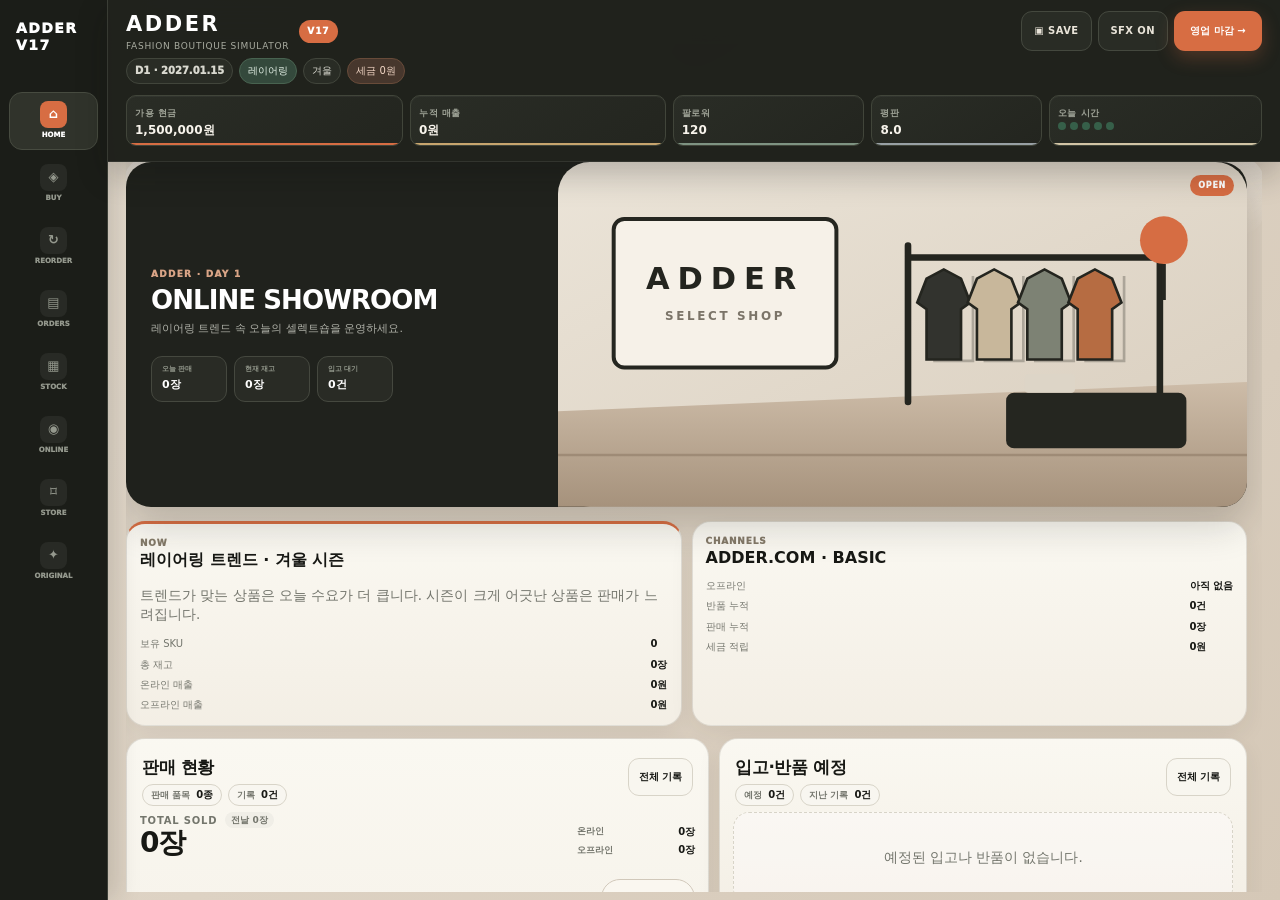
<file: ADDER_V17.html>
<!doctype html>
<html lang="ko">
<head>
<meta charset="utf-8">
<meta name="viewport" content="width=device-width,initial-scale=1,viewport-fit=cover">
<meta name="mobile-web-app-capable" content="yes">
<meta name="apple-mobile-web-app-status-bar-style" content="black-translucent">
<meta name="format-detection" content="telephone=no">
<meta name="theme-color" content="#1d1f1a">
<meta name="apple-mobile-web-app-capable" content="yes">
<meta name="apple-mobile-web-app-title" content="ADDER">
<title>ADDER Boutique Sim · V17</title>
<meta property="og:title" content="ADDER Boutique Sim · V17">
<meta property="og:description" content="상품 비주얼과 게임형 HUD로 새롭게 설계한 패션 셀렉트숍 경영 시뮬레이터.">

<style>
:root{--bg:#f3f0e8;--paper:#fbf9f3;--ink:#171814;--muted:#74766d;--line:#d8d4c8;--green:#365f49;--green2:#e4ece4;--red:#8b3e3c;--red2:#f1e1dd;--shadow:0 14px 36px rgba(34,32,27,.08)}
*{box-sizing:border-box}html{background:var(--bg)}body{margin:0;color:var(--ink);background:linear-gradient(180deg,#f7f5ef 0,#efebe2 100%);font:14px/1.45 -apple-system,BlinkMacSystemFont,"Noto Sans KR",system-ui,sans-serif;min-height:100dvh}.app{max-width:1180px;margin:auto;padding:18px 16px 110px}.top{position:relative;z-index:20;margin:-18px -16px 16px;padding:14px 16px 12px;background:rgba(247,245,239,.94);backdrop-filter:blur(14px);border-bottom:1px solid rgba(216,212,200,.8)}.brandrow,.row{display:flex;align-items:center;gap:10px}.brandrow{justify-content:space-between}.wordmark{font-weight:900;letter-spacing:.12em;font-size:22px}.sub{font-size:11px;color:var(--muted);letter-spacing:.08em}.close-day{border:0;border-radius:999px;padding:10px 14px;background:var(--ink);color:white;font-weight:800;cursor:pointer}.ticker{display:flex;gap:8px;overflow:auto;padding-top:10px;scrollbar-width:none}.chip{white-space:nowrap;border:1px solid var(--line);background:var(--paper);border-radius:999px;padding:6px 9px;font-size:12px}.chip.hot{border-color:#b9c9bc;background:var(--green2);color:#214432}.chip.warn{border-color:#d7b6b2;background:var(--red2);color:#6e302f}.metrics{display:grid;grid-template-columns:repeat(4,1fr);gap:8px;margin:14px 0}.metric{background:var(--paper);border:1px solid var(--line);border-radius:15px;padding:12px}.metric b{display:block;font-size:16px;margin-top:4px}.metric small{color:var(--muted)}.tabs{display:flex;gap:7px;overflow:auto;padding:10px 0 10px;scrollbar-width:none;position:sticky;top:0;z-index:40;background:rgba(243,240,232,.96);backdrop-filter:blur(16px);-webkit-backdrop-filter:blur(16px);border-bottom:1px solid rgba(216,212,200,.9);margin:0 -16px 12px;padding-left:16px;padding-right:16px;box-shadow:0 7px 16px rgba(34,32,27,.05)}.tab{border:1px solid var(--line);background:transparent;color:var(--muted);border-radius:999px;padding:9px 12px;font-weight:700;white-space:nowrap}.tab.active{background:var(--ink);color:#fff;border-color:var(--ink)}.panel{display:grid;gap:12px}.hero{background:var(--ink);color:#f8f4ea;border-radius:24px;padding:22px;box-shadow:var(--shadow);overflow:hidden;position:relative}.hero:after{content:"A";position:absolute;right:-8px;bottom:-54px;font-weight:900;font-size:170px;color:rgba(255,255,255,.055)}.hero h1{margin:0 0 6px;font-size:24px}.hero p{margin:0;color:#c9c8c0;max-width:580px}.grid{display:grid;grid-template-columns:repeat(2,minmax(0,1fr));gap:12px}.grid3{display:grid;grid-template-columns:repeat(3,minmax(0,1fr));gap:12px}.card{background:var(--paper);border:1px solid var(--line);border-radius:18px;padding:15px;box-shadow:0 5px 18px rgba(35,32,24,.035)}.card h2,.card h3{margin:0 0 8px}.card h2{font-size:17px}.card h3{font-size:15px}.eyebrow{font-size:10px;letter-spacing:.11em;color:var(--muted);text-transform:uppercase;font-weight:800}.price{font-size:18px;font-weight:900}.muted{color:var(--muted)}.tiny{font-size:11px;color:var(--muted)}.badges{display:flex;gap:5px;flex-wrap:wrap;margin:8px 0}.badge{font-size:10px;font-weight:800;padding:4px 6px;border-radius:6px;background:#ece8de}.badge.green{background:var(--green2);color:#214432}.badge.red{background:var(--red2);color:#6e302f}.badge.dark{background:#252721;color:white}.kv{display:grid;grid-template-columns:1fr auto;gap:7px 10px;margin-top:9px}.kv span:nth-child(odd){color:var(--muted)}button{font:inherit}.btn{border:1px solid var(--line);background:white;border-radius:10px;padding:9px 11px;font-weight:800;cursor:pointer;color:var(--ink)}.btn.primary{background:var(--green);border-color:var(--green);color:white}.btn.red{background:var(--red);border-color:var(--red);color:white}.btn:disabled{opacity:.35;cursor:not-allowed}.actions{display:flex;gap:7px;flex-wrap:wrap;margin-top:12px}.actions .btn{flex:1;min-width:95px}.section-title{display:flex;align-items:end;justify-content:space-between;margin:6px 2px 0}.section-title h2{margin:0;font-size:19px}.section-title p{margin:0;color:var(--muted);font-size:11px}.stock{font-size:28px;font-weight:900;letter-spacing:-.04em}.field{display:flex;align-items:center;gap:6px;background:white;border:1px solid var(--line);border-radius:10px;padding:3px 4px 3px 9px}.field input{width:100%;min-width:0;border:0;background:transparent;outline:0;font:inherit;font-weight:800}.field .btn{padding:7px 9px}.progress{height:6px;border-radius:99px;background:#e7e3d9;overflow:hidden}.progress>i{display:block;height:100%;background:var(--green);border-radius:inherit}.list{display:grid;gap:8px}.log{padding:9px 0;border-bottom:1px dashed var(--line);font-size:12px}.log:last-child{border:0}.empty{padding:34px 18px;text-align:center;border:1px dashed var(--line);border-radius:16px;color:var(--muted);background:rgba(255,255,255,.35)}.queue{display:flex;gap:8px;overflow:auto}.queue .chip{border-radius:10px}.location.current{outline:2px solid var(--green);background:#f8fbf7}.money-lock{font-size:11px;color:var(--red)}.toast{position:fixed;left:50%;bottom:88px;transform:translate(-50%,20px);background:#171814;color:white;padding:11px 14px;border-radius:12px;opacity:0;pointer-events:none;transition:.18s;z-index:100;max-width:min(90vw,520px);box-shadow:var(--shadow)}.toast.show{opacity:1;transform:translate(-50%,0)}.toast.error{background:var(--red)}.footer-note{margin-top:18px;font-size:10px;color:var(--muted);text-align:center}.danger-link{background:none;border:0;color:#9b7775;text-decoration:underline;font-size:11px}.apdots{display:flex;gap:4px}.apdots i{width:8px;height:8px;border-radius:50%;background:var(--green)}.apdots i.off{background:#d8d4c8}.split{display:grid;grid-template-columns:1.3fr .7fr;gap:12px}.seller{display:flex;justify-content:space-between;gap:8px;padding:8px 0;border-top:1px solid var(--line)}.seller:first-child{border-top:0}.trendbox{background:linear-gradient(135deg,var(--green2),#f5efe0)}
@media(max-width:760px){.app{padding-left:12px;padding-right:12px}.top{margin-left:-12px;margin-right:-12px;padding-left:12px;padding-right:12px}.metrics{grid-template-columns:repeat(2,1fr)}.grid,.grid3,.split{grid-template-columns:1fr}.hero{border-radius:20px}.card{border-radius:15px}.wordmark{font-size:20px}.metric b{font-size:15px}}
@media(min-width:900px){.tabs{position:sticky;top:92px;z-index:15;background:rgba(243,240,232,.92);backdrop-filter:blur(10px);padding:8px 0 12px}.app{padding-bottom:40px}}

/* product + color visuals */
.garment-art{position:relative;margin:10px 0 12px;border:1px solid var(--line);border-radius:16px;overflow:hidden;background:#efebe2;min-height:168px}.garment-art svg{display:block;width:100%;height:180px}.garment-art>span{position:absolute;right:9px;bottom:8px;background:rgba(251,249,243,.82);backdrop-filter:blur(6px);padding:4px 7px;border-radius:999px;font-size:10px;font-weight:800;color:var(--muted)}
.color-block{margin:10px 0 8px}.swatches{display:flex;gap:8px;align-items:center;margin-top:6px}.swatch{width:25px;height:25px;border-radius:50%;border:2px solid var(--paper);outline:1px solid #c7c2b7;background:var(--sw);padding:0;cursor:pointer;box-shadow:0 0 0 0 var(--ink);transition:.12s}.swatch.on{box-shadow:0 0 0 2px var(--ink);outline-color:transparent;transform:scale(.9)}
.product-card{overflow:hidden}.product-top{display:grid;grid-template-columns:minmax(135px,.8fr) 1.2fr;gap:13px;align-items:start}.product-top .garment-art{margin-top:8px}.product-top .garment-art svg{height:168px}.product-copy{padding-top:6px}
.model-select{display:grid;grid-template-columns:1fr 1fr;gap:8px;margin-top:12px}.model-btn{display:flex;align-items:center;gap:9px;min-height:82px;border:1px solid var(--line);border-radius:13px;background:#f5f2eb;color:var(--ink);padding:7px 10px;text-align:left;font-size:11px;font-weight:800;cursor:pointer}.model-btn.on{outline:2px solid var(--green);background:#edf3ec}.figure{--look:#76766b;position:relative;display:inline-block;width:36px;height:68px;flex:0 0 36px}.figure i{position:absolute;display:block}.figure .head{width:14px;height:16px;border-radius:48% 48% 45% 45%;background:#d1a38e;left:11px;top:2px;box-shadow:0 -5px 0 -1px #2c2d29}.figure .torso{width:19px;height:28px;background:var(--look);left:8.5px;top:20px;border-radius:6px 6px 3px 3px}.figure .leg{width:6px;height:28px;background:#4a4d48;top:45px;border-radius:4px}.figure .leg.l{left:10px;transform:rotate(2deg)}.figure .leg.r{left:20px;transform:rotate(-2deg)}.figure.male .torso{width:22px;left:7px;border-radius:5px 5px 2px 2px}.figure.male .head{box-shadow:0 -4px 0 -1px #292a27}
@media(max-width:520px){.product-top{grid-template-columns:118px 1fr}.product-top .garment-art svg{height:150px}.garment-art svg{height:165px}.model-btn{min-height:74px;padding:6px}.swatch{width:23px;height:23px}}
.color-stock{display:flex;gap:6px;flex-wrap:wrap;margin:0 0 10px}.color-stock span{display:flex;align-items:center;gap:5px;border:1px solid var(--line);background:#fff;border-radius:999px;padding:4px 7px;font-size:10px;color:var(--muted)}.color-stock i{width:9px;height:9px;border-radius:50%;background:var(--dot);outline:1px solid rgba(0,0,0,.12)}.color-stock b{color:var(--ink)}
.model-select:before{content:"촬영 모델 · 자연스러운 한국인 / 키 크고 날씬";grid-column:1/-1;font-size:10px;color:var(--muted);letter-spacing:.02em}
.shop-group{display:grid;gap:10px;padding:14px 0 2px;border-top:1px solid var(--line)}.shop-group:first-of-type{border-top:0}.shop-head{display:flex;align-items:end;justify-content:space-between;gap:12px;padding:0 2px}.shop-head h2{margin:2px 0 0;font-size:18px}.shop-cart,.checkout-card{background:#f8f6f0;border:1px solid var(--line);border-radius:16px;padding:13px}.shop-cart{display:flex;align-items:flex-end;justify-content:space-between;gap:14px}.cart-total{display:grid;gap:7px;min-width:190px;text-align:right}.cart-line{display:inline-flex;align-items:center;gap:4px;margin:5px 5px 0 0;padding:5px 7px;border-radius:8px;background:#ece8de}.cart-line button,.cart-row button{border:0;background:transparent;color:var(--red);font-weight:900;cursor:pointer}.purchase-row{display:grid;grid-template-columns:auto 1fr;gap:7px;margin-top:12px}.cart-list{display:grid;gap:7px;margin:12px 0}.cart-row{display:flex;justify-content:space-between;gap:12px;padding:9px 0;border-bottom:1px dashed var(--line)}.cart-row:last-child{border-bottom:0}.checkout-card{margin-top:12px}.checkout-btn{width:100%;margin-top:13px;padding:12px}.market-item .field{min-width:0}
@media(max-width:760px){.shop-cart{align-items:stretch;flex-direction:column}.cart-total{text-align:left;min-width:0}.purchase-row{grid-template-columns:1fr}.purchase-row>.btn,.purchase-row .field{width:100%}.shop-head{align-items:flex-start;flex-direction:column}.shop-head .badge{align-self:flex-start}}

html,body{min-height:100%;overscroll-behavior-y:none;-webkit-text-size-adjust:100%}
body{padding-top:env(safe-area-inset-top);padding-left:env(safe-area-inset-left);padding-right:env(safe-area-inset-right)}
.app{padding-bottom:calc(110px + env(safe-area-inset-bottom))}
button,input{-webkit-tap-highlight-color:transparent}
@media (display-mode:standalone){body{min-height:100dvh;background:#f3f0e8}.top{top:env(safe-area-inset-top)}.app{max-width:1280px;padding-bottom:calc(34px + env(safe-area-inset-bottom))}}

@supports (top:env(safe-area-inset-top)){body.standalone .tabs{top:env(safe-area-inset-top)}}
.sales-summary{display:flex;align-items:end;justify-content:space-between;gap:12px;margin:6px 0 14px}.sales-total{font-size:30px;font-weight:900;letter-spacing:-.04em}.sales-list{display:grid;gap:7px}.sales-row{display:grid;grid-template-columns:minmax(0,1fr) auto;gap:12px;align-items:center;padding:9px 0;border-top:1px solid var(--line)}.sales-row:first-child{border-top:0}.sales-row span{min-width:0;overflow:hidden;text-overflow:ellipsis;white-space:nowrap}.sales-row b{font-variant-numeric:tabular-nums}.sales-empty{color:var(--muted);padding:14px 0}
\n\n/* v8: compact always-visible owner HUD + permanent wholesale directory */
.sticky-shell{position:sticky;top:0;z-index:70;margin:-18px -16px 12px;padding:12px 16px 8px;background:rgba(247,245,239,.965);backdrop-filter:blur(18px);-webkit-backdrop-filter:blur(18px);border-bottom:1px solid rgba(216,212,200,.92);box-shadow:0 8px 22px rgba(34,32,27,.06)}
.sticky-shell .top{position:relative!important;top:auto!important;z-index:auto;margin:0!important;padding:0 0 5px!important;background:transparent!important;border:0!important;backdrop-filter:none!important}
.sticky-shell .ticker{padding-top:7px}
.sticky-shell .metrics{margin:7px 0;gap:6px}
.sticky-shell .metric{padding:7px 9px;border-radius:10px;box-shadow:none}
.sticky-shell .metric small{font-size:10px}
.sticky-shell .metric b{font-size:13px;margin-top:1px}
.sticky-shell .tabs{position:relative!important;top:auto!important;z-index:auto!important;margin:0!important;padding:3px 0 1px!important;background:transparent!important;border:0!important;box-shadow:none!important;backdrop-filter:none!important}
.sticky-shell .tab{padding:7px 10px;font-size:12px}
.market-layout{display:grid;grid-template-columns:280px minmax(0,1fr);gap:12px;align-items:start}
.supplier-browser{position:sticky;top:178px;box-shadow:none}
.supplier-browser-head{display:flex;align-items:center;justify-content:space-between;gap:8px}.supplier-browser-head h3{margin:2px 0 0}
.supplier-list{display:grid;gap:6px;margin-top:12px}.supplier-nav{width:100%;display:flex;align-items:center;justify-content:space-between;gap:10px;text-align:left;border:1px solid var(--line);background:#f7f4ed;border-radius:11px;padding:9px 10px;color:var(--ink);cursor:pointer}.supplier-nav.on{border-color:var(--green);outline:1px solid var(--green);background:var(--green2)}.supplier-nav>span:first-child{display:grid;gap:1px;min-width:0}.supplier-nav b{font-size:12px;letter-spacing:.02em}.supplier-nav small{color:var(--muted);font-size:9px}.supplier-meta{display:grid;gap:3px;justify-items:end;flex:0 0 auto}.supplier-meta i{font-style:normal;font-size:9px;font-weight:800;color:#214432;background:#dfeade;border-radius:999px;padding:2px 5px}.supplier-meta em{font-style:normal;font-size:9px;color:var(--muted)}
.supplier-shop{display:grid;gap:10px;min-width:0}.shop-head-main{padding:4px 2px 2px}.shop-location{font-size:11px;color:var(--muted);margin-top:2px}
@media(max-width:760px){.sticky-shell{margin-left:-12px;margin-right:-12px;padding-left:12px;padding-right:12px}.sticky-shell .metrics{display:flex;grid-template-columns:none;overflow-x:auto;scrollbar-width:none}.sticky-shell .metric{min-width:116px;flex:0 0 auto}.sticky-shell .wordmark{font-size:18px}.sticky-shell .sub{font-size:9px}.sticky-shell .close-day{padding:8px 10px;font-size:11px}.sticky-shell .chip{padding:4px 7px;font-size:10px}.sticky-shell .tab{font-size:11px;padding:6px 9px}.market-layout{grid-template-columns:1fr}.supplier-browser{position:relative;top:auto}.supplier-list{display:flex;overflow-x:auto;scrollbar-width:none;padding-bottom:2px}.supplier-nav{min-width:190px;flex:0 0 auto}.shop-head-main{align-items:flex-start;flex-direction:column}}
@media(min-width:761px) and (max-width:1000px){.market-layout{grid-template-columns:220px minmax(0,1fr)}.supplier-browser{top:180px}}
@media(display-mode:standalone){.sticky-shell{top:0}}

/* v10: true fixed owner HUD + measured flow spacer */
body{padding-top:0}
.sticky-shell{
  position:fixed!important;
  top:0!important;
  left:50%!important;
  right:auto!important;
  transform:translateX(-50%)!important;
  z-index:1000;
  width:min(100vw,1180px);
  margin:0!important;
  padding:calc(10px + env(safe-area-inset-top)) 16px 8px;
  background:rgba(247,245,239,.985);
  -webkit-backdrop-filter:blur(18px);
  backdrop-filter:blur(18px);
  border-bottom:1px solid rgba(216,212,200,.96);
  box-shadow:0 8px 22px rgba(34,32,27,.08)
}
.sticky-spacer{
  display:block;
  width:100%;
  height:var(--owner-hud-height,210px);
  margin:0;
  padding:0;
  pointer-events:none
}
.sticky-shell .top,.sticky-shell .tabs{position:relative!important;top:auto!important}
@media(max-width:760px){
  .sticky-shell{width:100vw;padding-left:12px;padding-right:12px}
  .sticky-spacer{height:var(--owner-hud-height,230px)}
}
@media(display-mode:standalone){.sticky-shell{top:0!important}}

/* SFX controls — intentionally compact so the owner HUD footprint stays stable */
.top-actions{display:flex;align-items:center;gap:7px}
.sound-toggle{border:1px solid var(--line);border-radius:999px;padding:9px 11px;background:var(--paper);color:var(--green);font-size:10px;font-weight:900;letter-spacing:.04em;cursor:pointer;white-space:nowrap}
.sound-toggle.off{color:var(--muted);background:#ece9e1}
@media(max-width:520px){.top-actions{gap:5px}.sound-toggle{padding:7px 8px;font-size:9px}.close-day{padding:8px 10px}}

/* v12 sorting controls */
.sort-bar{display:flex;justify-content:flex-end;align-items:center;margin:8px 0 10px}
.sort-control{display:flex;align-items:center;gap:7px;color:var(--muted);font-size:10px;font-weight:800;white-space:nowrap}
.sort-control select{appearance:none;-webkit-appearance:none;border:1px solid var(--line);border-radius:999px;background:var(--paper);color:var(--ink);font:inherit;font-size:11px;font-weight:800;padding:7px 28px 7px 10px;outline:none;background-image:linear-gradient(45deg,transparent 50%,var(--muted) 50%),linear-gradient(135deg,var(--muted) 50%,transparent 50%);background-position:calc(100% - 13px) 50%,calc(100% - 9px) 50%;background-size:4px 4px,4px 4px;background-repeat:no-repeat}
@media(max-width:520px){.sort-bar{justify-content:stretch}.sort-control{width:100%;justify-content:space-between}.sort-control select{min-width:150px}}

/* v14: previous-day sales + seasonal wholesale identity */
.sales-yesterday{display:inline-block;margin-right:8px;font-size:11px;font-weight:800;letter-spacing:0;color:var(--muted);vertical-align:middle}
.supplier-nav>span:first-child small+small{opacity:.78}
@media(max-width:520px){.sales-yesterday{display:block;margin:0 0 2px;font-size:10px}}

/* v15: inventory/reorder sort direction + brand/style filters */
.control-strip{display:flex;align-items:center;justify-content:space-between;gap:10px;flex-wrap:wrap;margin:8px 0 12px}.filter-bar{display:flex;align-items:center;gap:8px;flex-wrap:wrap}.filter-control{display:flex;align-items:center;gap:7px;color:var(--muted);font-size:10px;font-weight:800;white-space:nowrap}.filter-control select{appearance:none;-webkit-appearance:none;border:1px solid var(--line);border-radius:999px;background:var(--paper);color:var(--ink);font:inherit;font-size:11px;font-weight:800;padding:7px 28px 7px 10px;outline:none;background-image:linear-gradient(45deg,transparent 50%,var(--muted) 50%),linear-gradient(135deg,var(--muted) 50%,transparent 50%);background-position:calc(100% - 13px) 50%,calc(100% - 9px) 50%;background-size:4px 4px,4px 4px;background-repeat:no-repeat}.control-strip .sort-bar{margin:0;display:flex;gap:8px;flex-wrap:wrap}.supplier-shop-stack{display:grid;gap:18px;min-width:0}.market-shop-group{padding-bottom:8px;border-bottom:1px dashed var(--line)}.market-shop-group:last-child{border-bottom:0}.sales-row .sales-row-right{display:flex;align-items:baseline;justify-content:flex-end;gap:7px;overflow:visible;text-overflow:clip;white-space:nowrap}.sales-row-right small{font-size:10px;font-weight:800;color:var(--muted)}.sales-row-right b{font-size:12px}
@media(max-width:760px){.control-strip{align-items:stretch}.filter-bar,.control-strip .sort-bar{width:100%;justify-content:space-between}.filter-control{flex:1;min-width:145px;justify-content:space-between}.filter-control select{min-width:0;max-width:180px}.market-layout{gap:14px}}
@media(max-width:520px){.sales-row{grid-template-columns:minmax(0,1fr) auto;gap:8px}.sales-row .sales-row-right{display:grid;gap:0;text-align:right}.sales-row-right small{font-size:9px}.filter-control{width:100%;min-width:0}.filter-control select{max-width:190px}.control-strip .sort-control{min-width:0}}

/* v16: compact own-stock context + full dashboard histories */
.own-stock-line{display:flex;align-items:center;gap:8px;min-width:0;margin:7px 0 9px;padding:6px 8px;border:1px solid #e3dfd5;border-radius:9px;background:#f8f6f0;font-size:9px;color:var(--muted);overflow:hidden}.own-stock-line strong{flex:0 0 auto;color:var(--ink);font-size:9px}.own-stock-line>div{display:flex;gap:7px;min-width:0;overflow-x:auto;scrollbar-width:none}.own-stock-line span{display:inline-flex;align-items:center;gap:3px;white-space:nowrap}.own-stock-line i{width:7px;height:7px;border-radius:50%;background:var(--dot);border:1px solid rgba(0,0,0,.12);flex:0 0 auto}.own-stock-line b{color:var(--ink)}
.history-title{align-items:center;gap:10px}.history-title>div{min-width:0}.history-key,.history-close{border:1px solid var(--line);background:#f8f6ef;color:var(--ink);border-radius:999px;padding:7px 10px;font-size:10px;font-weight:900;white-space:nowrap;cursor:pointer}.history-key:hover,.history-close:hover{border-color:var(--green)}.log-date{display:inline-block;min-width:82px;margin-right:8px;color:var(--muted);font-size:10px}.history-panel{scroll-margin-top:calc(var(--owner-hud-height,210px) + 12px);padding:16px}.history-panel-head{display:flex;align-items:center;justify-content:space-between;gap:12px}.history-panel-head h2{margin:2px 0 0}.history-filter{display:flex;align-items:end;gap:8px;flex-wrap:wrap;margin:14px 0 10px;padding:10px;border:1px solid var(--line);border-radius:12px;background:#f8f6f0}.history-filter label{display:grid;gap:4px;min-width:180px}.history-filter label span{font-size:9px;font-weight:900;color:var(--muted)}.history-filter select{width:100%;border:1px solid var(--line);border-radius:9px;background:white;padding:8px;color:var(--ink);font:inherit;font-size:11px;font-weight:700}.history-count{margin-left:auto;font-size:11px;font-weight:900;color:var(--green);padding:8px}.history-list{display:grid}.history-row{display:grid;grid-template-columns:minmax(0,1fr) auto;gap:12px;align-items:center;padding:11px 2px;border-top:1px solid var(--line)}.history-row:first-child{border-top:0}.history-main{display:grid;gap:2px;min-width:0}.history-main b{font-size:12px}.history-main span{font-size:10px;color:var(--muted);overflow:hidden;text-overflow:ellipsis}.history-values{display:grid;justify-items:end;gap:1px;text-align:right}.history-values b{font-size:12px}.history-values span,.history-values em{font-size:9px;color:var(--muted);font-style:normal}.history-pagination{display:flex;align-items:center;justify-content:center;gap:10px;margin-top:12px}.history-pagination span{font-size:10px;font-weight:900;color:var(--muted)}
@media(max-width:520px){.own-stock-line{align-items:flex-start;flex-direction:column;gap:3px}.own-stock-line>div{width:100%}.history-title{align-items:flex-start}.history-filter{display:grid;grid-template-columns:1fr 1fr}.history-filter label{min-width:0}.history-count{grid-column:1/-1;margin:0;padding:2px 0}.history-row{grid-template-columns:minmax(0,1fr) auto;gap:7px}.history-main b{font-size:11px}.history-values span{display:none}.history-key{padding:6px 8px;font-size:9px}.log-date{display:block;min-width:0;margin:0 0 2px}}

/* v17: location-balanced visitor growth from store expansion */
.store-visitor-next{margin-top:8px;padding:7px 9px;border-radius:9px;background:var(--green2);color:#315441;font-weight:800}


/* v18: seasonal wholesale generation + supplier allocation status */
.supplier-meta em{line-height:1.18}.supplier-meta i+em{margin-top:1px}.market-item .badge.green{white-space:nowrap}
@media(max-width:520px){.supplier-nav{min-width:205px}.supplier-meta em{font-size:8px}.shop-head-main .badges{gap:4px}.shop-head-main .badge{font-size:9px}}


/* v19: restore market page render + compact ADDER ORIGINAL cards */
.original-grid{display:grid;grid-template-columns:repeat(auto-fit,minmax(250px,1fr));gap:12px;align-items:start}
.original-grid>.card{min-width:0;max-width:100%}
@media(max-width:560px){.original-grid{grid-template-columns:1fr}}

/* v20: factory progression + dated inbound/returns */
.factory-panel{display:grid;grid-template-columns:minmax(0,1fr) auto;gap:14px;align-items:center;background:linear-gradient(135deg,#f5f1e7,#edf3ec)}
.factory-panel h2{margin:2px 0 3px}.factory-stats{display:flex;gap:7px;flex-wrap:wrap;justify-content:flex-end}.factory-stats span{border:1px solid var(--line);background:rgba(255,255,255,.65);border-radius:999px;padding:7px 9px;font-size:10px;color:var(--muted);white-space:nowrap}.factory-stats b{color:var(--ink)}
.factory-next{grid-column:1/-1;display:flex;justify-content:space-between;align-items:center;gap:12px;padding-top:11px;border-top:1px solid var(--line)}.factory-next>div{display:grid;gap:1px}.factory-next small{font-size:9px;font-weight:900;color:var(--muted);letter-spacing:.08em}.factory-next b{font-size:12px}.factory-next span{font-size:10px;color:var(--muted)}
.schedule-list{gap:0}.schedule-row{display:flex;align-items:baseline;gap:8px}.schedule-row .log-date{flex:0 0 82px}.schedule-row span{min-width:0}.schedule-row strong{font-size:11px}
@media(max-width:620px){.factory-panel{grid-template-columns:1fr}.factory-stats{justify-content:flex-start}.factory-next{align-items:stretch;flex-direction:column}.factory-next .btn{width:100%}.schedule-row{display:grid;grid-template-columns:1fr;gap:1px}.schedule-row .log-date{flex-basis:auto;margin:0}}


/* v21: manual save manager + balanced dashboard activity column */
.save-toggle{border:1px solid var(--line);border-radius:999px;padding:9px 11px;background:#fff;color:var(--ink);font-size:10px;font-weight:900;letter-spacing:.04em;cursor:pointer;white-space:nowrap}
.save-toggle:hover{border-color:var(--green)}
.dash-activity-grid{display:grid;grid-template-columns:minmax(0,1fr) minmax(0,1fr);gap:12px;align-items:stretch}
.dash-sales-card{height:100%;min-width:0}
.dash-side-stack{height:100%;display:grid;grid-template-rows:minmax(0,1fr) minmax(0,1fr);gap:12px;min-width:0;min-height:0}
.dash-mini-card{min-height:0;overflow:hidden;display:flex;flex-direction:column}
.dash-mini-card .history-title{flex:0 0 auto}
.dash-mini-scroll{min-height:0;overflow:auto;overscroll-behavior:contain;margin-top:5px;padding-right:2px;scrollbar-width:thin}
.dash-mini-empty{min-height:0;flex:1;display:grid;place-items:center;padding:12px;margin-top:6px}
.save-backdrop{position:fixed;inset:0;z-index:1600;background:rgba(22,23,20,.36);display:grid;place-items:center;padding:18px;backdrop-filter:blur(5px);-webkit-backdrop-filter:blur(5px)}
.save-modal{width:min(620px,100%);max-height:min(78dvh,720px);overflow:hidden;background:var(--paper);border:1px solid var(--line);border-radius:20px;box-shadow:0 24px 70px rgba(20,20,18,.22);padding:16px;display:flex;flex-direction:column;gap:11px}
.save-head{display:flex;align-items:center;justify-content:space-between;gap:12px}.save-head h2{margin:2px 0 0;font-size:19px}
.save-create{display:grid;grid-template-columns:minmax(0,1fr) auto;gap:8px}.save-create input{min-width:0;border:1px solid var(--line);border-radius:10px;background:#fff;color:var(--ink);padding:10px 11px;font:inherit;font-weight:800;outline:none}.save-create input:focus{border-color:var(--green)}
.save-note{font-size:9px;color:var(--muted)}
.save-list{min-height:76px;overflow:auto;border-top:1px solid var(--line);border-bottom:1px solid var(--line);scrollbar-width:thin}
.save-row{display:grid;grid-template-columns:minmax(0,1fr) auto;gap:10px;align-items:center;padding:10px 2px;border-top:1px dashed var(--line)}.save-row:first-child{border-top:0}.save-row-main{display:grid;gap:2px;min-width:0}.save-row-main b{font-size:12px;overflow:hidden;text-overflow:ellipsis;white-space:nowrap}.save-row-main span{font-size:9px;color:var(--muted);overflow:hidden;text-overflow:ellipsis;white-space:nowrap}.save-row-actions{display:flex;align-items:center;gap:5px}.save-row-actions .btn{padding:7px 9px;font-size:10px}.save-delete{border:0;background:transparent;color:#9b7775;font-size:9px;text-decoration:underline;cursor:pointer;padding:7px 4px}.save-empty{padding:24px 8px;text-align:center;color:var(--muted);font-size:11px}
.save-new{display:flex;align-items:center;justify-content:space-between;gap:12px;padding-top:2px}.save-new>div{display:grid;gap:2px}.save-new b{font-size:11px}.save-new span{font-size:9px;color:var(--muted)}.save-new .btn{flex:0 0 auto}
@media(max-width:760px){.dash-activity-grid{grid-template-columns:1fr}.dash-side-stack{height:auto;grid-template-rows:auto auto}.dash-mini-card{max-height:220px}.save-toggle{padding:7px 8px;font-size:9px}}
@media(max-width:520px){.save-modal{padding:13px;border-radius:17px;max-height:84dvh}.save-create{grid-template-columns:1fr}.save-create .btn{width:100%}.save-row{grid-template-columns:1fr}.save-row-actions{justify-content:flex-end}.save-new{align-items:stretch;flex-direction:column}.save-new .btn{width:100%}}

.swatch:disabled{opacity:.25;cursor:not-allowed;filter:saturate(.35)}


/* v25: generated-item notes + sold-out inventory controls */
.product-note{margin:4px 0 9px;color:var(--muted);font-size:10px;line-height:1.35;white-space:nowrap;overflow:hidden;text-overflow:ellipsis}
.soldout-card{border:1px solid rgba(176,61,55,.58)}
.stock-view-controls{display:flex;align-items:center;gap:7px;flex-wrap:wrap}
.stock-view-controls label{display:inline-flex;align-items:center;gap:6px;border:1px solid var(--line);border-radius:999px;background:var(--paper);padding:7px 10px;color:var(--muted);font-size:10px;font-weight:800;cursor:pointer;white-space:nowrap}
.stock-view-controls label:has(input:checked){border-color:#b56d68;background:var(--red2);color:#6e302f}
.stock-view-controls input{width:13px;height:13px;margin:0;accent-color:#9d4c47}
@media(max-width:760px){.stock-view-controls{width:100%}}

/* v28: iPhone portrait UI rebuild — compact, flow-safe, no fixed-HUD spacer */
@media(max-width:600px){
  html,body{width:100%;max-width:100%;overflow-x:hidden;-webkit-text-size-adjust:100%}
  body{font-size:13px;line-height:1.38;touch-action:manipulation;padding:0}
  .app{width:100%;max-width:100%;margin:0;padding:0 10px calc(72px + env(safe-area-inset-bottom))}
  .sticky-shell{position:fixed!important;top:0!important;left:0!important;right:0!important;transform:none!important;width:100%!important;max-width:none!important;margin:0!important;padding:calc(6px + env(safe-area-inset-top)) 10px 6px!important;background:rgba(247,245,239,.985);border-bottom:1px solid rgba(216,212,200,.95);box-shadow:0 5px 14px rgba(34,32,27,.06);z-index:1000}
  .sticky-spacer{display:block!important;width:100%!important;height:calc(var(--owner-hud-height,158px) + 9px)!important;margin:0!important;padding:0!important;pointer-events:none!important;flex:0 0 auto!important}
  .sticky-shell .top{margin:0!important;padding:0 0 4px!important;background:transparent!important;border:0!important}
  .brandrow{display:grid;grid-template-columns:minmax(0,1fr) auto;align-items:center;gap:6px}
  .wordmark{font-size:17px!important;line-height:1;letter-spacing:.11em}
  .sub{font-size:7px!important;line-height:1.05;letter-spacing:.035em;margin-top:3px;white-space:nowrap}
  .top-actions{display:flex;align-items:center;gap:4px;min-width:0}
  .save-toggle,.sound-toggle,.close-day{min-height:32px!important;height:32px;padding:0 8px!important;border-radius:9px!important;font-size:9px!important;line-height:1;white-space:nowrap}
  .close-day{min-width:70px!important}
  .sticky-shell .ticker{gap:4px;padding-top:4px!important;overflow-x:auto;scrollbar-width:none;overscroll-behavior-x:contain}
  .sticky-shell .chip{min-height:24px;display:inline-flex;align-items:center;padding:3px 6px!important;font-size:8.5px!important;border-radius:8px;white-space:nowrap}
  .apdots{gap:2px}.apdots i{width:6px;height:6px}
  .sticky-shell .metrics{display:grid!important;grid-template-columns:repeat(4,minmax(0,1fr))!important;gap:4px!important;margin:4px 0!important;overflow:visible!important}
  .sticky-shell .metric{min-width:0!important;width:auto!important;padding:4px!important;border-radius:8px!important;overflow:hidden}
  .sticky-shell .metric small{display:block;font-size:7px!important;line-height:1.05;white-space:nowrap;overflow:hidden;text-overflow:ellipsis}
  .sticky-shell .metric b{font-size:9.5px!important;line-height:1.15;margin-top:2px!important;white-space:nowrap;overflow:hidden;text-overflow:ellipsis}
  .sticky-shell .tabs{display:flex!important;gap:4px!important;margin:0!important;padding:2px 0 0!important;overflow-x:auto!important;scrollbar-width:none;overscroll-behavior-x:contain;background:transparent!important;border:0!important;box-shadow:none!important}
  .sticky-shell .tab{flex:0 0 auto;min-height:32px!important;padding:6px 9px!important;font-size:9.5px!important;border-radius:999px}
  .panel{gap:8px;width:100%;min-width:0}.panel>*{min-width:0;max-width:100%}
  .hero{padding:13px;border-radius:14px}.hero h1{font-size:18px;line-height:1.2;margin-bottom:5px}.hero p{font-size:10px;line-height:1.42}
  .card{padding:10px;border-radius:12px;min-width:0;max-width:100%;overflow:hidden}.card h2{font-size:15px}.card h3{font-size:13px}.eyebrow{font-size:8.5px}.tiny{font-size:9px}
  .grid,.grid3,.split,.original-grid{grid-template-columns:minmax(0,1fr)!important;gap:8px;width:100%;min-width:0}
  .section-title{display:flex;align-items:end;justify-content:space-between;gap:8px;margin:4px 1px 0}.section-title h2{font-size:16px;line-height:1.15;margin:0}.section-title p{font-size:9px;line-height:1.25;max-width:46%;text-align:right}
  .control-strip{display:grid!important;grid-template-columns:minmax(0,1fr)!important;gap:6px!important;width:100%!important;min-width:0!important;margin:6px 0 9px!important;padding:7px!important;border:1px solid var(--line);border-radius:11px;background:rgba(251,249,243,.74)}
  .filter-bar,.stock-view-controls,.control-strip .sort-bar,.sort-bar{display:grid!important;grid-template-columns:repeat(2,minmax(0,1fr))!important;gap:6px!important;width:100%!important;min-width:0!important;margin:0!important;align-items:stretch!important}
  .filter-control,.sort-control{display:grid!important;grid-template-columns:1fr!important;gap:2px!important;width:100%!important;min-width:0!important;color:var(--muted);font-size:8px!important;font-weight:800;white-space:normal!important}
  .filter-control select,.sort-control select{width:100%!important;max-width:none!important;min-width:0!important;min-height:34px!important;height:34px;padding:0 25px 0 8px!important;border-radius:8px!important;font-size:10px!important;background-color:#fff}
  .stock-view-controls label{display:flex!important;align-items:center!important;justify-content:flex-start!important;gap:6px!important;width:100%!important;min-width:0!important;min-height:34px!important;padding:6px 7px!important;border-radius:8px!important;font-size:8.5px!important;line-height:1.15!important;white-space:normal!important}
  .stock-view-controls input{width:14px!important;height:14px!important;flex:0 0 14px;margin:0!important}
  .market-layout{display:grid!important;grid-template-columns:minmax(0,1fr)!important;gap:8px!important;width:100%!important;min-width:0!important}
  .supplier-browser{position:relative!important;top:auto!important;width:100%!important;min-width:0!important;padding:9px!important}.supplier-browser-head h3{font-size:14px}.supplier-browser .tiny{margin:5px 0 7px}
  .supplier-list{display:flex!important;gap:6px!important;overflow-x:auto!important;padding:1px 1px 3px!important;margin-top:6px!important;scrollbar-width:none;overscroll-behavior-x:contain}
  .supplier-nav{flex:0 0 154px!important;min-width:154px!important;max-width:154px!important;min-height:58px!important;padding:7px 8px!important;border-radius:9px!important;gap:6px!important}.supplier-nav b{font-size:10px!important}.supplier-nav small,.supplier-meta em,.supplier-meta i{font-size:7px!important}.supplier-meta{gap:1px!important}
  .supplier-shop-stack,.supplier-shop,.market-shop-group,.market-shop-group>.grid,.market-shop-group .card{width:100%!important;min-width:0!important;max-width:100%!important}.supplier-shop-stack{gap:10px!important}.market-shop-group{padding-bottom:6px!important}
  .shop-head,.shop-head-main{gap:5px!important;align-items:flex-start!important;flex-direction:column!important}.shop-head h2{font-size:15px}.shop-location{font-size:9px}.shop-head .badges{margin:3px 0 5px}
  .garment-art{margin:7px 0 8px;border-radius:11px;min-height:0!important}.garment-art svg{height:132px!important}.garment-art>span{right:6px;bottom:5px;padding:3px 5px;font-size:8px}
  .product-top{grid-template-columns:96px minmax(0,1fr)!important;gap:9px!important}.product-top .garment-art svg{height:122px!important}.product-copy{padding-top:2px}
  .product-note{margin:3px 0 7px;font-size:9px;line-height:1.25}.badges{gap:4px;margin:6px 0}.badge{font-size:8.5px;padding:3px 5px;border-radius:5px}
  .kv{gap:5px 7px;margin-top:7px;font-size:10px}.price{font-size:16px}.stock{font-size:22px}.own-stock-line{margin:5px 0 7px;padding:5px 6px}.color-stock{gap:4px;margin-bottom:7px}.color-stock span{font-size:8.5px;padding:3px 5px}
  .swatches{gap:7px;margin-top:5px;overflow-x:auto;scrollbar-width:none;padding:2px 1px}.swatch{width:30px!important;height:30px!important;flex:0 0 30px!important}
  .field{min-height:38px!important;padding:2px 3px 2px 8px!important;border-radius:9px}.field .btn,.btn{min-height:38px!important;padding:7px 9px!important;font-size:10px!important;border-radius:9px}
  .purchase-row{grid-template-columns:minmax(0,1fr)!important;gap:6px!important;margin-top:8px!important}.purchase-row>.btn,.purchase-row .field{width:100%}
  .actions{display:grid!important;grid-template-columns:repeat(2,minmax(0,1fr));gap:6px!important;margin-top:8px!important}.actions .btn{width:100%;min-width:0!important}
  .model-select{grid-template-columns:1fr 1fr;gap:6px;margin-top:8px}.model-btn{min-height:66px;padding:5px 7px;font-size:9px}.figure{transform:scale(.82);transform-origin:center}
  .shop-cart,.checkout-card{padding:9px;border-radius:11px}.shop-cart{align-items:stretch!important;flex-direction:column!important;gap:7px!important}.cart-total{min-width:0!important;width:100%;text-align:left!important;gap:5px}.cart-total .btn,.checkout-btn{width:100%;min-height:40px!important}.cart-line{font-size:8.5px;padding:4px 5px;margin:3px 3px 0 0}.cart-list{gap:4px;margin:8px 0}.cart-row{padding:6px 0;font-size:9px}
  .dash-activity-grid{grid-template-columns:minmax(0,1fr)!important;gap:8px!important}.dash-side-stack{height:auto!important;grid-template-rows:auto auto!important;gap:8px!important}.dash-mini-card{max-height:190px}.dash-mini-scroll{font-size:9px}.sales-total{font-size:23px}.sales-summary{margin:4px 0 9px}.sales-row{padding:6px 0;font-size:10px}
  .history-panel{padding:10px;scroll-margin-top:calc(var(--owner-hud-height,140px) + 8px)}.history-filter{grid-template-columns:1fr 1fr!important;gap:6px;margin:9px 0 7px;padding:7px}.history-filter label{min-width:0!important}.history-filter select{padding:6px;font-size:9px}.history-count{grid-column:1/-1;padding:0}.history-row{padding:7px 1px;gap:5px}.history-main b,.history-values b{font-size:10px}.history-main span,.history-values em{font-size:8px}
  .factory-panel{grid-template-columns:minmax(0,1fr)!important;gap:8px!important}.factory-stats{justify-content:flex-start!important}.factory-next{align-items:stretch!important;flex-direction:column!important;gap:7px!important}.factory-next .btn{width:100%}
  .save-backdrop{padding:8px calc(8px + env(safe-area-inset-right)) calc(8px + env(safe-area-inset-bottom)) calc(8px + env(safe-area-inset-left))}.save-modal{max-height:88dvh;padding:11px;border-radius:14px}.save-head h2{font-size:16px}.save-create{grid-template-columns:1fr!important}.save-create input,.save-create .btn{min-height:38px;width:100%}.save-row{grid-template-columns:1fr!important;gap:5px;padding:7px 1px}.save-row-actions{justify-content:flex-end}.save-row-actions .btn,.save-delete{min-height:36px}.save-new{align-items:stretch;flex-direction:column;gap:6px}.save-new .btn{width:100%;min-height:40px}
  .toast{bottom:calc(12px + env(safe-area-inset-bottom));width:calc(100vw - 20px);max-width:none;padding:9px 11px;font-size:10px;text-align:center}
}
@media(max-width:370px){
  .sub{display:none}.wordmark{font-size:16px!important}.save-toggle,.sound-toggle,.close-day{padding-left:6px!important;padding-right:6px!important;font-size:8.5px!important}.close-day{min-width:66px!important}
  .sticky-shell .metric small{font-size:6.5px!important}.sticky-shell .metric b{font-size:9px!important}
  .filter-bar,.stock-view-controls,.control-strip .sort-bar,.sort-bar{grid-template-columns:1fr!important}.section-title p{max-width:52%}
}


/* v29: readable dashboard summaries on narrow iPhones */
.dash-card-head{display:grid;grid-template-columns:minmax(0,1fr) auto;align-items:start;gap:12px}
.dash-title-copy{min-width:0;display:grid;gap:7px}
.dash-title-copy h2{margin:0;line-height:1.12;word-break:keep-all}
.dash-meta{display:flex;align-items:center;gap:6px;flex-wrap:wrap;min-width:0}
.dash-meta>span{display:inline-flex;align-items:center;gap:6px;min-width:0;padding:4px 8px;border:1px solid var(--line);border-radius:999px;background:#f8f6f0;white-space:nowrap;word-break:keep-all;line-height:1.15}
.dash-meta em{font-style:normal;color:var(--muted);font-size:9px;font-weight:800;white-space:nowrap}
.dash-meta b{color:var(--ink);font-size:10px;font-weight:900;white-space:nowrap}
.sales-summary{align-items:stretch}
.sales-total-block{display:grid;grid-template-columns:auto auto;grid-template-areas:"label previous" "total total";align-items:end;column-gap:8px;row-gap:1px;min-width:0}
.sales-label{grid-area:label;color:var(--muted);font-size:10px;font-weight:800;letter-spacing:.08em;white-space:nowrap}
.sales-total{grid-area:total;font-size:30px;font-weight:900;letter-spacing:-.04em;line-height:1;white-space:nowrap}
.sales-yesterday{grid-area:previous;justify-self:start;align-self:center;display:inline-flex!important;margin:0!important;padding:3px 6px;border-radius:999px;background:#f0eee7;color:var(--muted);font-size:9px!important;font-weight:800;line-height:1.15;white-space:nowrap}
.sales-channel-summary{display:grid;align-content:end;gap:4px;min-width:118px}
.sales-channel-summary>span{display:flex;align-items:center;justify-content:space-between;gap:10px;white-space:nowrap}
.sales-channel-summary em{font-style:normal;color:var(--muted);font-size:9px;font-weight:700}
.sales-channel-summary b{color:var(--ink);font-size:10px;font-weight:900}
@media(max-width:600px){
  .dash-card-head{grid-template-columns:minmax(0,1fr) auto!important;align-items:start!important;gap:9px!important;margin:0!important}
  .dash-card-head .history-key{align-self:start;flex:0 0 auto;min-height:34px!important;padding:6px 9px!important;font-size:9px!important}
  .dash-title-copy{gap:6px}
  .dash-title-copy h2{font-size:16px!important;line-height:1.12!important}
  .dash-meta{gap:5px}
  .dash-meta>span{padding:4px 7px;gap:5px}
  .dash-meta em{font-size:8.5px}.dash-meta b{font-size:9.5px}
  .sales-summary{display:grid!important;grid-template-columns:minmax(0,1fr) auto!important;align-items:end!important;gap:10px!important;margin:9px 0 10px!important}
  .sales-total-block{column-gap:6px}.sales-label{font-size:9px}.sales-total{font-size:27px!important}.sales-yesterday{font-size:8.5px!important;padding:3px 5px}
  .sales-channel-summary{min-width:108px;gap:3px}.sales-channel-summary em{font-size:8.5px}.sales-channel-summary b{font-size:9.5px}
  .dash-mini-card .dash-card-head{flex:0 0 auto}
}
@media(max-width:370px){
  .dash-card-head{gap:7px!important}.dash-card-head .history-key{padding-left:7px!important;padding-right:7px!important}
  .dash-meta>span{padding:3px 6px}.dash-meta em{font-size:8px}.dash-meta b{font-size:9px}
  .sales-summary{grid-template-columns:1fr!important}.sales-channel-summary{grid-template-columns:1fr 1fr;min-width:0}.sales-channel-summary>span{justify-content:flex-start;gap:6px}
}


/* v31: market controls stay pinned below the owner HUD; supplier carousel keeps position */
.market-sticky-controls{min-width:0}
@media(max-width:600px){
  .market-sticky-controls{
    position:sticky;
    top:var(--owner-hud-height,158px);
    z-index:900;
    margin:0 -10px 8px;
    padding:6px 10px 1px;
    background:rgba(247,245,239,.985);
    -webkit-backdrop-filter:blur(16px);
    backdrop-filter:blur(16px);
    border-bottom:1px solid rgba(216,212,200,.95);
    box-shadow:0 5px 12px rgba(34,32,27,.05)
  }
  .market-sticky-controls .section-title{margin-top:0}
  .market-sticky-controls .control-strip{margin-bottom:5px!important}
  .supplier-list{scroll-behavior:auto!important}
}


/* v32: discovered suppliers + compact own-store reorder filters */
.supplier-discovery-row{display:flex;align-items:center;gap:7px;margin:7px 0 4px}.supplier-discovery-row .discover-supplier-btn{flex:1;min-width:0}.supplier-discovery-row>span{flex:0 0 auto;font-size:8px;font-weight:900;color:var(--green);white-space:nowrap}.own-stock-controls{margin-top:-1px}
@media(max-width:600px){.supplier-discovery-row{gap:5px;margin:5px 0 3px}.supplier-discovery-row .discover-supplier-btn{min-height:32px!important;height:32px!important;padding:5px 8px!important;font-size:9px!important}.supplier-discovery-row>span{font-size:7.5px}.own-stock-controls{gap:5px!important}.own-stock-controls label{min-height:28px!important;height:28px!important;padding:3px 6px!important;font-size:8px!important;white-space:nowrap!important}.own-stock-controls input{width:12px!important;height:12px!important;flex-basis:12px!important}}


/* v33: compact market title metadata */
.market-title-meta{display:flex;align-items:center;justify-content:flex-end;gap:5px;min-width:0}
.market-title-meta>span{display:inline-flex;align-items:center;gap:3px;white-space:nowrap;word-break:keep-all;border:1px solid var(--line);border-radius:999px;background:rgba(251,249,243,.9);padding:3px 6px;color:var(--muted);font-size:8.5px;line-height:1;font-weight:700}
.market-title-meta b{color:var(--ink);font-size:8.5px;font-weight:900}
@media(max-width:600px){.market-title-row{align-items:center!important}.market-title-row h2{flex:0 0 auto}.market-title-meta{gap:4px}.market-title-meta>span{padding:3px 5px;font-size:8px}.market-title-meta b{font-size:8px}}
@media(max-width:370px){.market-title-meta{gap:3px}.market-title-meta>span{padding:3px 4px;font-size:7.5px}.market-title-meta b{font-size:7.5px}}


/* v34: ADDER ORIGINAL custom hue + production timing */
.original-color-maker{margin:7px 0 8px;padding:7px 8px;border:1px solid var(--line);border-radius:10px;background:rgba(251,249,243,.76)}
.original-color-head{display:flex;align-items:center;justify-content:space-between;gap:8px;margin-bottom:5px;font-size:9px;font-weight:800;color:var(--muted)}
.original-color-head b{display:inline-flex;align-items:center;gap:5px;color:var(--ink);font-size:9px;white-space:nowrap}.original-color-dot{display:inline-block;width:13px;height:13px;border-radius:50%;border:1px solid rgba(35,36,32,.18)}
.original-color-row{display:grid;grid-template-columns:minmax(0,1fr) auto;align-items:center;gap:7px}.original-hue-slider{width:100%;height:16px;margin:0;appearance:none;-webkit-appearance:none;background:transparent;cursor:pointer}.original-hue-slider::-webkit-slider-runnable-track{height:8px;border-radius:999px;background:linear-gradient(90deg,#d95f5f 0%,#d9d95f 16.6%,#5fd95f 33.3%,#5fd9d9 50%,#5f5fd9 66.6%,#d95fd9 83.3%,#d95f5f 100%)}.original-hue-slider::-webkit-slider-thumb{-webkit-appearance:none;width:16px;height:16px;margin-top:-4px;border-radius:50%;border:2px solid #fff;background:#242521;box-shadow:0 0 0 1px rgba(35,36,32,.25)}.original-hue-slider::-moz-range-track{height:8px;border-radius:999px;background:linear-gradient(90deg,#d95f5f 0%,#d9d95f 16.6%,#5fd95f 33.3%,#5fd9d9 50%,#5f5fd9 66.6%,#d95fd9 83.3%,#d95f5f 100%)}.original-color-row .btn{min-height:32px;padding:5px 8px;white-space:nowrap}
@media(max-width:600px){.original-color-maker{margin:6px 0 7px;padding:6px 7px}.original-color-head{margin-bottom:4px;font-size:8px}.original-color-head b{font-size:8px}.original-color-dot{width:12px;height:12px}.original-color-row{gap:6px}.original-color-row .btn{min-height:30px!important;height:30px!important;padding:4px 7px!important;font-size:8.5px!important}.original-hue-slider{height:15px}}


/* v35: named HSL custom colors for ADDER ORIGINAL */
.original-color-name-row{display:grid;grid-template-columns:minmax(0,1fr) auto;gap:6px;align-items:center;margin-bottom:5px}.original-color-name-row input{min-width:0;height:30px;border:1px solid var(--line);border-radius:8px;background:#fffdf8;padding:5px 8px;font:inherit;font-size:9px;color:var(--ink);outline:none}.original-color-name-row input:focus{border-color:rgba(56,101,80,.5);box-shadow:0 0 0 2px rgba(56,101,80,.08)}.original-color-name-row .btn{min-height:30px;height:30px;padding:4px 8px;white-space:nowrap}.original-color-sliders{display:grid;gap:3px}.original-color-sliders label{display:grid;grid-template-columns:28px minmax(0,1fr) 34px;align-items:center;gap:6px;min-height:18px;font-size:8px;font-weight:800;color:var(--muted)}.original-color-sliders label>b{text-align:right;font-size:8px;color:var(--ink);font-variant-numeric:tabular-nums}.original-color-sliders input[type="range"]{width:100%;height:14px;margin:0;appearance:none;-webkit-appearance:none;background:transparent;cursor:pointer}.original-color-sliders input[type="range"]::-webkit-slider-runnable-track{height:6px;border-radius:999px}.original-color-sliders input[type="range"]::-webkit-slider-thumb{-webkit-appearance:none;width:14px;height:14px;margin-top:-4px;border-radius:50%;border:2px solid #fff;background:#242521;box-shadow:0 0 0 1px rgba(35,36,32,.22)}.original-color-sliders input[type="range"]::-moz-range-track{height:6px;border-radius:999px}.original-hue-slider::-webkit-slider-runnable-track{background:linear-gradient(90deg,#d95f5f 0%,#d9d95f 16.6%,#5fd95f 33.3%,#5fd9d9 50%,#5f5fd9 66.6%,#d95fd9 83.3%,#d95f5f 100%)!important}.original-sat-slider::-webkit-slider-runnable-track{background:linear-gradient(90deg,#aaa,var(--preview-color))}.original-light-slider::-webkit-slider-runnable-track{background:linear-gradient(90deg,#111,var(--preview-color),#fff)}.original-sat-slider::-moz-range-track{background:linear-gradient(90deg,#aaa,var(--preview-color))}.original-light-slider::-moz-range-track{background:linear-gradient(90deg,#111,var(--preview-color),#fff)}
@media(max-width:600px){.original-color-name-row{gap:5px;margin-bottom:4px}.original-color-name-row input{height:28px;padding:4px 7px;font-size:8.5px}.original-color-name-row .btn{min-height:28px!important;height:28px!important;padding:3px 7px!important;font-size:8px!important}.original-color-sliders{gap:2px}.original-color-sliders label{grid-template-columns:25px minmax(0,1fr) 31px;gap:5px;min-height:17px;font-size:7.5px}.original-color-sliders label>b{font-size:7.5px}.original-color-sliders input[type="range"]{height:13px}}

/* v36: customer review + Instagram response system */
.customer-response{display:grid;gap:10px;margin-top:4px}.response-title{align-items:flex-end}.response-title>div:first-child{min-width:0}.response-summary{display:flex;flex-wrap:wrap;justify-content:flex-end;gap:5px}.response-summary span{display:grid;gap:1px;min-width:82px;padding:6px 8px;border:1px solid var(--line);border-radius:10px;background:rgba(251,249,243,.86)}.response-summary em{font-style:normal;font-size:8px;color:var(--muted);font-weight:800}.response-summary b{font-size:11px}.product-rating-strip{display:flex;gap:6px;overflow-x:auto;padding:1px 0 3px;scrollbar-width:none}.product-rating-strip::-webkit-scrollbar{display:none}.product-rating-chip{flex:0 0 auto;min-width:118px;max-width:160px;padding:6px 8px;border:1px solid var(--line);border-radius:10px;background:rgba(251,249,243,.82);display:grid;grid-template-columns:minmax(0,1fr) auto;gap:1px 7px;align-items:center}.product-rating-chip span{grid-row:1/3;overflow:hidden;text-overflow:ellipsis;white-space:nowrap;font-size:9px;font-weight:800}.product-rating-chip b{font-size:10px;white-space:nowrap}.product-rating-chip small{font-size:7.5px;color:var(--muted);text-align:right}.response-grid{display:grid;grid-template-columns:1fr 1fr;gap:9px}.social-card{min-width:0}.response-card-head{display:flex;align-items:center;justify-content:space-between;gap:8px;margin-bottom:7px}.response-card-head h3{margin:0}.social-count{display:inline-flex;min-width:28px;height:24px;align-items:center;justify-content:center;padding:0 7px;border-radius:999px;background:var(--ink);color:#fff;font-size:9px;font-weight:900}.insta-comment-row{display:grid;grid-template-columns:28px minmax(0,1fr);gap:7px;padding:8px 0;border-top:1px solid rgba(216,212,200,.72)}.insta-comment-row:first-of-type{border-top:0}.insta-avatar{width:28px;height:28px;border-radius:50%;display:grid;place-items:center;background:#ece8de;border:1px solid var(--line);font-size:9px;font-weight:900}.insta-line{font-size:9.5px;line-height:1.42}.insta-line b{margin-right:5px;font-size:9px}.insta-comment-row small{display:block;margin-top:3px;color:var(--muted);font-size:7.5px}.shop-review-row{padding:9px 0;border-top:1px solid rgba(216,212,200,.72)}.shop-review-row:first-of-type{border-top:0}.review-row-head{display:flex;align-items:center;justify-content:space-between;gap:8px;margin-bottom:4px}.review-row-head>span{display:flex;align-items:center;gap:5px}.review-row-head>span>b{font-size:9px}.review-row-head small{font-size:7.5px;color:var(--muted);white-space:nowrap}.shop-review-row>strong{display:block;font-size:9px;margin-bottom:3px}.shop-review-row p{margin:0;font-size:9.5px;line-height:1.5;color:var(--ink)}.review-purchase-meta{margin-top:4px;font-size:7.5px;color:var(--muted)}.review-stars{display:inline-flex;letter-spacing:-1px;font-size:10px}.review-stars b{color:#b3822d}.review-stars i{font-style:normal;color:#d8d3c8}.rating-badge{font-weight:900}.rating-badge:not(.empty-rating){border-color:#d6c397;background:#fbf4df}.empty-rating{color:var(--muted)}.response-empty{padding:18px 8px;text-align:center;color:var(--muted);font-size:9px;line-height:1.55;border:1px dashed var(--line);border-radius:10px}
@media(max-width:600px){.customer-response{gap:7px}.response-title{display:grid!important;grid-template-columns:1fr!important;gap:6px!important}.response-summary{justify-content:flex-start;display:grid;grid-template-columns:repeat(3,minmax(0,1fr));width:100%;gap:4px}.response-summary span{min-width:0;padding:5px 6px}.response-summary em{font-size:7px}.response-summary b{font-size:9px}.response-grid{grid-template-columns:1fr;gap:7px}.product-rating-chip{min-width:105px;padding:5px 7px}.product-rating-chip span{font-size:8px}.insta-comment-row{grid-template-columns:25px minmax(0,1fr);gap:6px;padding:7px 0}.insta-avatar{width:25px;height:25px}.insta-line,.shop-review-row p{font-size:8.8px}.review-row-head small,.insta-comment-row small,.review-purchase-meta{font-size:7px}.social-card{padding:10px!important}.shop-review-row{padding:8px 0}}

/* v37: V05 connected business events, influencer sponsorships, audience shifts */
.event-center,.influencer-panel{display:grid;gap:8px;margin-top:10px}.event-title{align-items:center}.event-growth{display:flex;align-items:center;gap:6px;white-space:nowrap}.event-growth span,.event-growth em{font-size:8px;color:var(--muted);font-style:normal;font-weight:800}.event-growth b{font-size:13px}.event-growth em{padding:4px 6px;border-radius:999px;background:#e9f0eb;color:var(--green)}.event-strip{display:flex;gap:7px;overflow-x:auto;padding:1px 0 4px;scrollbar-width:none}.event-strip::-webkit-scrollbar,.influencer-roster::-webkit-scrollbar{display:none}.event-card{flex:0 0 min(300px,78vw);padding:10px 11px;border:1px solid var(--line);border-radius:12px;background:#fbf9f3;box-shadow:0 2px 5px rgba(35,36,32,.025)}.event-card-head{display:flex;align-items:center;justify-content:space-between;gap:7px;margin-bottom:5px}.event-card-head span{font-size:8px;font-weight:900;letter-spacing:.06em;color:var(--green)}.event-card-head b{font-size:8px;color:var(--muted)}.event-card h3{font-size:12px;margin:0 0 4px}.event-card p{font-size:9px;line-height:1.45;color:var(--muted);margin:0 0 5px}.event-card>small{font-size:7.5px;color:var(--muted)}.event-malicious_review{border-color:rgba(154,60,53,.32);background:#fbf3f1}.event-viral,.event-stockout,.event-style_boom{border-color:rgba(56,101,80,.3);background:#f4f8f4}.event-mini{display:flex;gap:5px;margin:5px 0}.event-mini span{font-size:8px;padding:3px 5px;border-radius:7px;background:rgba(255,255,255,.72);border:1px solid var(--line)}.malicious-review-box{display:grid;grid-template-columns:minmax(0,1fr) auto;align-items:center;gap:7px;margin-top:7px;padding-top:7px;border-top:1px solid rgba(154,60,53,.14)}.malicious-review-box>b{font-size:8.5px;line-height:1.4;font-weight:700}.malicious-review-box .btn{white-space:nowrap;min-height:30px;padding:5px 7px}.event-chip{font:inherit;cursor:pointer;color:#8d3c35!important;border-color:rgba(154,60,53,.25)!important;background:#f8e9e6!important}
.influencer-roster{display:flex;gap:5px;overflow-x:auto;padding-bottom:3px;scrollbar-width:none}.influencer-chip{flex:0 0 auto;display:grid;gap:1px;min-width:108px;padding:6px 8px;border:1px solid var(--line);border-radius:10px;background:#fbf9f3;text-align:left;color:var(--ink)}.influencer-chip b{font-size:8.5px}.influencer-chip span{font-size:7px;color:var(--muted)}.influencer-chip.on{border-color:var(--green);box-shadow:inset 0 0 0 1px var(--green);background:#edf3ee}.influencer-detail{padding:11px}.influencer-profile{display:grid;grid-template-columns:minmax(0,1fr) auto;gap:10px;align-items:start}.influencer-profile h3{margin:2px 0 3px;font-size:12px}.influencer-profile p{margin:0;color:var(--muted);font-size:8.5px}.influencer-stats{display:flex;flex-wrap:wrap;justify-content:flex-end;gap:4px;max-width:220px}.influencer-stats span,.influencer-stats b{font-size:7.5px;padding:4px 6px;border:1px solid var(--line);border-radius:999px;white-space:nowrap}.influencer-stats b{background:var(--ink);color:#fff;border-color:var(--ink)}.sponsor-controls{display:grid;grid-template-columns:minmax(0,1.2fr) minmax(0,.8fr) auto;gap:6px;align-items:end;margin-top:9px}.sponsor-controls label{display:grid;gap:3px}.sponsor-controls label>span{font-size:7.5px;font-weight:800;color:var(--muted)}.sponsor-controls select{width:100%;min-width:0;height:34px;border:1px solid var(--line);border-radius:8px;background:#fffdf8;padding:0 7px;font:inherit;font-size:8.5px;color:var(--ink)}.sponsor-btn{height:34px!important;min-height:34px!important;white-space:nowrap}.active-sponsors{display:flex;gap:5px;overflow-x:auto;margin-top:7px}.active-sponsors span{flex:0 0 auto;font-size:7.5px;padding:5px 7px;border-radius:8px;background:#edf3ee;border:1px solid rgba(56,101,80,.22)}
.audience-panel{margin-top:10px;padding:11px}.audience-title{margin-bottom:7px}.audience-title small{font-size:7.5px;color:var(--muted);text-align:right}.age-bars{display:grid;grid-template-columns:repeat(4,minmax(0,1fr));gap:6px}.age-bars>div{display:grid;grid-template-columns:1fr auto;gap:3px 5px;align-items:center}.age-bars span,.age-bars strong{font-size:7.5px}.age-bars strong{text-align:right}.age-bars i{grid-column:1/3;display:block;height:5px;border-radius:99px;background:#e6e2d8;overflow:hidden}.age-bars i b{display:block;height:100%;background:var(--green);border-radius:inherit}.audience-foot{display:flex;justify-content:space-between;gap:8px;margin-top:7px;padding-top:7px;border-top:1px solid var(--line)}.audience-foot span{font-size:8px;color:var(--muted)}.audience-foot b{color:var(--ink)}
@media(max-width:600px){.event-center,.influencer-panel,.audience-panel{margin-top:7px}.event-card{flex-basis:82vw;padding:8px 9px}.event-card h3{font-size:10.5px}.event-card p{font-size:8.3px}.malicious-review-box{grid-template-columns:1fr;gap:5px}.malicious-review-box .btn{width:100%;height:29px!important;min-height:29px!important;font-size:8px!important}.event-growth{gap:4px}.event-growth b{font-size:11px}.influencer-detail{padding:9px!important}.influencer-profile{grid-template-columns:1fr;gap:6px}.influencer-stats{justify-content:flex-start;max-width:none}.sponsor-controls{grid-template-columns:1fr 1fr}.sponsor-btn{grid-column:1/3;width:100%;height:31px!important;min-height:31px!important;font-size:8.5px!important}.sponsor-controls select{height:30px;font-size:8px}.age-bars{gap:4px}.age-bars span,.age-bars strong{font-size:7px}.audience-foot{display:grid;gap:3px}.audience-foot span{font-size:7.5px}.influencer-chip{min-width:98px;padding:5px 7px}}

/* v37-iPad: V04 tablet edition — tuned for iPad mini/10th/11-inch portrait + landscape */
@media (min-width:700px) and (max-width:1366px){
  html,body{width:100%;max-width:100%;overflow-x:hidden;-webkit-text-size-adjust:100%}
  body{font-size:13.5px;line-height:1.42;touch-action:manipulation}
  .app{width:100%;max-width:1220px;margin:0 auto;padding:15px 18px calc(76px + env(safe-area-inset-bottom))}
  .sticky-shell{position:sticky!important;top:0!important;left:auto!important;right:auto!important;transform:none!important;width:auto!important;max-width:none!important;z-index:1000;margin:-15px -18px 12px!important;padding:calc(10px + env(safe-area-inset-top)) 18px 8px!important;background:rgba(247,245,239,.975);backdrop-filter:blur(18px);-webkit-backdrop-filter:blur(18px);border-bottom:1px solid rgba(216,212,200,.94);box-shadow:0 6px 18px rgba(34,32,27,.055)}
  .sticky-spacer{display:none!important;height:0!important}
  .sticky-shell .top{padding:0 0 5px!important;margin:0!important}
  .brandrow{gap:12px}.wordmark{font-size:21px!important}.sub{font-size:9px!important;white-space:nowrap}.top-actions{gap:6px}
  .save-toggle,.sound-toggle,.close-day{min-height:40px!important;height:40px!important;padding:0 12px!important;font-size:10px!important;border-radius:11px!important}
  .close-day{min-width:88px!important}
  .sticky-shell .ticker{gap:6px;padding-top:5px!important}.sticky-shell .chip{padding:5px 8px!important;font-size:10px!important}
  .sticky-shell .metrics{grid-template-columns:repeat(4,minmax(0,1fr))!important;gap:6px!important;margin:6px 0!important}
  .sticky-shell .metric{min-width:0!important;padding:6px 8px!important;border-radius:10px!important}.sticky-shell .metric small{font-size:9px!important}.sticky-shell .metric b{font-size:12px!important;margin-top:1px!important;white-space:nowrap}
  .sticky-shell .tabs{gap:5px!important;padding:3px 0 1px!important;margin:0!important;overflow-x:auto!important}.sticky-shell .tab{flex:1 0 auto;min-height:38px!important;padding:7px 11px!important;font-size:10.5px!important;border-radius:999px}
  .panel{gap:10px}.hero{padding:18px 20px;border-radius:19px}.hero h1{font-size:22px}.hero p{font-size:11.5px;max-width:680px}
  .card{padding:13px;border-radius:15px}.card h2{font-size:16px}.card h3{font-size:14px}.eyebrow{font-size:9px}.tiny{font-size:10px}.product-note{font-size:9.5px}
  .grid{grid-template-columns:repeat(2,minmax(0,1fr))!important;gap:10px}.grid3{grid-template-columns:repeat(2,minmax(0,1fr))!important;gap:10px}.split{grid-template-columns:1.15fr .85fr!important;gap:10px}.original-grid{grid-template-columns:repeat(2,minmax(0,1fr))!important;gap:10px}
  .section-title{gap:10px}.section-title h2{font-size:17px}.section-title p{font-size:10px}
  .control-strip{gap:7px;margin:7px 0 10px}.filter-bar,.stock-view-controls,.sort-bar{gap:6px}.filter-control,.sort-control{font-size:9px}.filter-control select,.sort-control select{min-height:38px;padding-top:7px;padding-bottom:7px;font-size:10px}.stock-view-controls label{min-height:38px;padding:7px 9px;font-size:9px}
  .btn,.field .btn{min-height:40px;padding:8px 11px;font-size:10px;border-radius:9px}.field{min-height:40px;border-radius:9px}.actions{gap:6px}.actions .btn{min-width:0}
  .garment-art svg{height:154px}.product-top{grid-template-columns:118px minmax(0,1fr);gap:10px}.product-top .garment-art svg{height:142px}.swatch{width:32px;height:32px}.badges{gap:4px}.badge{font-size:9px;padding:3px 6px}.kv{font-size:10px;gap:6px 8px}
  .dash-activity-grid{grid-template-columns:minmax(0,1.05fr) minmax(0,.95fr)!important;gap:10px!important}.dash-side-stack{grid-template-rows:minmax(0,1fr) minmax(0,1fr)!important;gap:10px!important}.dash-mini-card{max-height:270px}.dash-mini-scroll{font-size:9.5px}.sales-total{font-size:28px}
  .customer-response{gap:9px}.response-grid{grid-template-columns:1fr 1fr!important;gap:9px}.response-summary{gap:5px}.response-summary span{min-width:90px;padding:6px 8px}.product-rating-chip{min-width:130px}.social-card{padding:12px!important}.insta-line,.shop-review-row p{font-size:9.5px}
  .factory-panel{gap:10px}.factory-stats{gap:5px}.factory-stats span{padding:6px 8px;font-size:9px}.factory-next{gap:9px}
  .original-color-maker{padding:7px 8px}.original-color-name-row input{height:34px;font-size:9.5px}.original-color-name-row .btn{height:34px;min-height:34px}.original-color-sliders label{grid-template-columns:30px minmax(0,1fr) 36px;min-height:19px;font-size:8px}
  .save-modal{width:min(700px,92vw);max-height:82dvh;padding:15px}.save-row-actions .btn{min-height:38px}
  .toast{max-width:560px}
}

/* iPad portrait: use width efficiently without desktop-like tiny columns */
@media (min-width:700px) and (max-width:899px){
  .app{padding-left:14px;padding-right:14px}.sticky-shell{margin-left:-14px!important;margin-right:-14px!important;padding-left:14px!important;padding-right:14px!important}
  .sticky-shell .tab{font-size:10px!important;padding-left:9px!important;padding-right:9px!important}
  .market-layout{grid-template-columns:minmax(0,1fr)!important;gap:9px!important}
  .supplier-browser{position:relative!important;top:auto!important;width:100%;padding:10px!important}
  .supplier-list{display:flex!important;gap:6px;overflow-x:auto;padding:1px 1px 4px;margin-top:8px;scrollbar-width:none;overscroll-behavior-x:contain}.supplier-list::-webkit-scrollbar{display:none}
  .supplier-nav{flex:0 0 190px;width:190px;min-height:62px;padding:8px 9px}.supplier-nav b{font-size:10px}.supplier-nav small,.supplier-meta i,.supplier-meta em{font-size:8px}
  .market-shop-group>.grid{grid-template-columns:repeat(2,minmax(0,1fr))!important}
  .dash-activity-grid{grid-template-columns:1fr 1fr!important}.dash-mini-card{max-height:250px}
  .response-title{align-items:flex-start}.response-summary{display:grid;grid-template-columns:repeat(3,minmax(0,1fr));width:100%}.response-summary span{min-width:0}
}

/* iPad landscape: keep navigation visible and make three-column browse screens useful */
@media (min-width:900px) and (max-width:1366px){
  .app{padding-left:20px;padding-right:20px}.sticky-shell{margin-left:-20px!important;margin-right:-20px!important;padding-left:20px!important;padding-right:20px!important}
  .grid3{grid-template-columns:repeat(3,minmax(0,1fr))!important}.original-grid{grid-template-columns:repeat(3,minmax(0,1fr))!important}
  .market-layout{grid-template-columns:235px minmax(0,1fr)!important;gap:10px}.supplier-browser{top:168px;padding:11px}.supplier-list{gap:5px}.supplier-nav{padding:8px 9px}.market-shop-group>.grid{grid-template-columns:repeat(2,minmax(0,1fr))!important}
  .sticky-shell .tab{font-size:11px!important}
}

/* v39-iPad: dashboard columns share one exact visual height */
@media (min-width:700px) and (max-width:1366px){
  .dash-activity-grid{align-items:stretch!important}
  .dash-sales-card{height:100%!important;min-height:0!important}
  .dash-side-stack{height:100%!important;min-height:0!important;grid-template-rows:minmax(0,1fr) minmax(0,1fr)!important;gap:10px!important}
  .dash-mini-card{height:100%!important;min-height:0!important;max-height:none!important}
  .dash-mini-scroll{flex:1 1 auto!important;min-height:0!important;overflow:auto!important}
}

/* v40-iPad: V05 event systems tuned for tablet density */
@media (min-width:700px) and (max-width:1366px){
  .event-center,.influencer-panel,.audience-panel{margin-top:9px}
  .event-strip{gap:8px;padding-bottom:5px}.event-card{flex-basis:320px;padding:11px 12px;border-radius:13px}.event-card h3{font-size:13px}.event-card p{font-size:9.5px}.event-card-head span,.event-card-head b{font-size:8.5px}
  .event-growth span,.event-growth em{font-size:8.5px}.event-growth b{font-size:14px}.malicious-review-box>b{font-size:9px}.malicious-review-box .btn{min-height:34px;padding:6px 9px}
  .influencer-roster{gap:6px;padding-bottom:4px}.influencer-chip{min-width:138px;padding:8px 10px;border-radius:11px}.influencer-chip b{font-size:9.5px}.influencer-chip span{font-size:8px}
  .influencer-detail{padding:13px!important}.influencer-profile{gap:12px}.influencer-profile h3{font-size:14px}.influencer-profile p{font-size:9.5px}.influencer-stats{max-width:260px;gap:5px}.influencer-stats span,.influencer-stats b{font-size:8.5px;padding:5px 7px}
  .sponsor-controls{gap:7px;margin-top:10px}.sponsor-controls label>span{font-size:8.5px}.sponsor-controls select{height:38px;font-size:9.5px}.sponsor-btn{height:38px!important;min-height:38px!important}.active-sponsors span{font-size:8.5px;padding:6px 8px}
  .audience-panel{padding:13px}.audience-title small{font-size:8.5px}.age-bars{gap:8px}.age-bars span,.age-bars strong{font-size:8.5px}.age-bars i{height:6px}.audience-foot span{font-size:9px}
}
@media (min-width:700px) and (max-width:899px){
  .event-card{flex-basis:300px}.influencer-profile{grid-template-columns:minmax(0,1fr) auto}.sponsor-controls{grid-template-columns:minmax(0,1.15fr) minmax(0,.85fr) auto}
}


/* v41-iPad: portable save-file backup */
.save-file-tools{display:flex;align-items:center;justify-content:space-between;gap:10px;padding:9px 10px;border:1px solid var(--line);border-radius:12px;background:rgba(237,243,238,.58)}
.save-file-tools>div:first-child{display:grid;gap:2px;min-width:0}.save-file-tools b{font-size:10px}.save-file-tools span{font-size:8px;color:var(--muted);line-height:1.35}.save-file-actions{display:flex;align-items:center;gap:5px;flex:0 0 auto}.save-file-actions .btn{min-height:34px;padding:6px 8px;font-size:9px}.save-file-mini{padding-left:7px!important;padding-right:7px!important}
@media(min-width:700px) and (max-width:1366px){.save-file-tools{padding:10px 11px}.save-file-tools b{font-size:10px}.save-file-tools span{font-size:8.5px}.save-file-actions .btn{min-height:38px;padding:7px 10px;font-size:9.5px}.save-file-mini{min-height:36px!important}}

/* V08 supplier favorites */
.supplier-favorite-controls{margin-top:9px}.supplier-nav.favorite{border-color:#c7a354;background:#fffaf0}.supplier-nav.favorite.on{border-color:var(--green);background:var(--green2)}.supplier-title{display:flex;align-items:center;gap:4px;min-width:0;white-space:nowrap}.supplier-title-name{display:block;min-width:0;overflow:hidden;text-overflow:ellipsis;white-space:nowrap}.supplier-title .favorite-star{flex:0 0 auto;font-style:normal;font-size:7px!important;line-height:1.1;font-weight:800;color:#6e5519;background:#f1e3b4;border-radius:999px;padding:2px 5px}.supplier-nav{-webkit-user-select:none;user-select:none}
@media(max-width:760px){.supplier-favorite-controls{display:grid!important;grid-template-columns:1fr 1fr!important}}

/* v46: reliable touch long-press for supplier favorites */
.supplier-nav{-webkit-touch-callout:none;touch-action:pan-x pan-y}

/* v48: compact dashboard previews + customer response archives */
.dash-sales-card{display:flex;flex-direction:column;min-height:0;overflow:hidden}
.dash-sales-card .sales-list{min-height:0;overflow:auto;overscroll-behavior:contain;scrollbar-width:thin}
.operations-list{gap:0!important}
.operations-list .log{display:flex;align-items:baseline;gap:8px}
.operations-list .log-date{flex:0 0 82px;margin-right:0}
.social-count{border:0;cursor:pointer;font-family:inherit;transition:transform .12s ease,opacity .12s ease}
.social-count:active{transform:scale(.94)}
.social-count.static-count{cursor:default}
.response-archive{margin-top:9px;scroll-margin-top:calc(var(--owner-hud-height,180px) + 12px)}
.response-archive .history-panel-head{align-items:center}
.response-archive .history-panel-head h2{margin:2px 0 1px}
.response-archive .history-panel-head p{margin:0;color:var(--muted);font-size:9px}
.response-archive-head-actions{display:flex;align-items:center;gap:7px}
.response-archive-list{display:grid;margin-top:8px}

@media (min-width:700px) and (max-width:1366px){
  .dash-activity-grid{height:370px!important;min-height:370px!important;max-height:370px!important;align-items:stretch!important}
  .dash-sales-card{height:370px!important;max-height:370px!important}
  .dash-sales-card .sales-list{flex:1 1 auto;max-height:none!important}
  .dash-side-stack{height:370px!important;min-height:370px!important;max-height:370px!important;grid-template-rows:minmax(0,1fr) minmax(0,1fr)!important;gap:10px!important}
  .dash-mini-card{height:100%!important;min-height:0!important;max-height:none!important}
  .dash-mini-scroll{flex:1 1 auto!important;min-height:0!important;overflow:auto!important}
  .operations-list .log,.schedule-row{padding:6px 0!important;line-height:1.3}
  .operations-list .log-date,.schedule-row .log-date{flex-basis:82px!important;min-width:82px!important}
  .response-grid{align-items:stretch}
  .social-card{height:100%}
  .response-archive{padding:13px!important}
  .response-archive .history-panel-head h2{font-size:16px}
  .response-archive-list .insta-comment-row{padding:8px 0}
  .response-archive-list .shop-review-row{padding:9px 0}
}

/* v49: V09 order and receiving ledger */
.order-page{display:grid;gap:10px}.order-page-title{align-items:flex-end}.order-page-title>div{min-width:0}.order-summary{display:grid;grid-template-columns:repeat(5,minmax(0,1fr));gap:7px}.order-summary>span{display:grid;gap:2px;padding:10px 11px;border:1px solid var(--line);border-radius:12px;background:rgba(251,249,243,.9)}.order-summary em{font-style:normal;color:var(--muted);font-size:8.5px;font-weight:800}.order-summary b{font-size:14px}.order-filter-card{padding:10px 11px}.order-filter-grid{display:grid;grid-template-columns:repeat(6,minmax(0,1fr)) auto;gap:7px;align-items:end}.order-filter-grid label{display:grid;gap:4px;min-width:0}.order-filter-grid label>span{font-size:8px;color:var(--muted);font-weight:900}.order-filter-grid select{width:100%;min-width:0;height:36px;border:1px solid var(--line);border-radius:9px;background:#fffdf8;padding:0 8px;font:inherit;font-size:9px;font-weight:800;color:var(--ink)}.order-filter-reset{height:36px!important;min-height:36px!important;white-space:nowrap;padding:6px 10px!important;font-size:9px!important}.order-result-head{display:flex;align-items:center;justify-content:space-between;gap:10px;padding:1px 2px}.order-result-head b{font-size:10px}.order-result-head span{font-size:8px;color:var(--muted)}.order-list{display:grid;gap:7px}.order-entry{display:grid;grid-template-columns:128px minmax(0,1fr);gap:12px;align-items:stretch;padding:11px 12px}.order-entry.pending{border-left:3px solid var(--green)}.order-entry.completed{opacity:.9}.order-date-block{display:grid;align-content:center;gap:2px;padding-right:11px;border-right:1px solid var(--line)}.order-date-block>span{font-size:8px;color:var(--muted);font-weight:900}.order-date-block>b{font-size:13px;line-height:1.1}.order-date-block>small{font-size:8px;color:var(--green);font-weight:900}.order-entry.completed .order-date-block>small{color:var(--muted)}.order-entry-main{display:grid;gap:6px;min-width:0}.order-entry-title{display:flex;align-items:flex-start;justify-content:space-between;gap:10px}.order-entry-title h3{margin:0 0 4px!important;font-size:12px!important;overflow:hidden;text-overflow:ellipsis;white-space:nowrap}.order-color{display:flex;align-items:center;gap:5px;min-width:0}.order-color i{width:11px;height:11px;flex:0 0 11px;border-radius:50%;background:var(--order-color);border:1px solid rgba(35,36,32,.16)}.order-color b{font-size:8.5px;overflow:hidden;text-overflow:ellipsis;white-space:nowrap}.order-color strong{font-size:9px;white-space:nowrap}.order-status{flex:0 0 auto;border-radius:999px;padding:4px 7px;font-size:8px;font-weight:900}.order-status.pending{background:var(--green2);color:#214432}.order-status.done{background:#ece8de;color:var(--muted)}.order-tags{display:flex;gap:4px;flex-wrap:wrap}.order-tag{display:inline-flex;align-items:center;border-radius:999px;padding:3px 6px;font-size:7.5px;font-weight:900;background:#ece8de}.order-tag.channel-market{background:#f4ead7;color:#725722}.order-tag.channel-reorder{background:#e8edf5;color:#3f5573}.order-tag.type-factory{background:#252721;color:#fff}.order-tag.type-backorder{background:var(--red2);color:#6e302f}.order-tag.delay{background:#f5e4df;color:#8f4038}.order-entry-meta{display:flex;gap:8px;flex-wrap:wrap;color:var(--muted);font-size:8px}.order-entry-meta span{white-space:nowrap}.order-entry-meta span+span:before{content:"·";margin-right:8px;color:#b8b1a4}
@media(max-width:600px){.order-page{gap:7px}.order-page-title{display:block!important}.order-page-title h2{font-size:17px!important}.order-page-title p{font-size:9px!important;margin-top:2px!important}.order-summary{grid-template-columns:1fr 1fr;gap:5px}.order-summary>span{padding:7px 8px}.order-summary em{font-size:7px}.order-summary b{font-size:11px}.order-filter-card{padding:8px!important}.order-filter-grid{grid-template-columns:1fr 1fr;gap:6px}.order-filter-grid label>span{font-size:7px}.order-filter-grid select{height:34px;font-size:8px}.order-sort-filter{grid-column:1/2}.order-filter-reset{grid-column:2/3;width:100%;height:34px!important;min-height:34px!important;font-size:8px!important}.order-result-head{align-items:flex-end}.order-result-head span{text-align:right;max-width:65%}.order-entry{grid-template-columns:1fr;gap:7px;padding:9px 10px!important}.order-date-block{grid-template-columns:auto auto 1fr;align-items:center;gap:7px;padding:0 0 7px;border-right:0;border-bottom:1px solid var(--line)}.order-date-block>b{font-size:11px}.order-date-block>small{text-align:right}.order-entry-title h3{font-size:11px!important}.order-color b{font-size:8px}.order-entry-meta{gap:5px;font-size:7px}.order-entry-meta span+span:before{margin-right:5px}}
@media(min-width:700px) and (max-width:1366px){.order-page{gap:9px}.order-summary>span{padding:9px 10px}.order-summary b{font-size:13px}.order-filter-card{padding:10px!important}.order-filter-grid select{height:38px;font-size:9.5px}.order-filter-reset{height:38px!important;min-height:38px!important}.order-entry{grid-template-columns:145px minmax(0,1fr);padding:11px 13px!important}.order-date-block>b{font-size:13px}.order-entry-title h3{font-size:12.5px!important}.order-color b{font-size:9px}.order-entry-meta{font-size:8.5px}}

/* V09.1: first-stock sorting + original production receiving */
.order-filter-grid .disabled-filter{opacity:.42}.order-filter-grid select:disabled{cursor:not-allowed;background:#f1eee6}.order-status.rework{background:#f5e4df;color:#8f4038}.order-entry.rework-entry{border-left:3px solid #a1544c}.order-tag.channel-original,.order-tag.type-production{background:#eee6f2;color:#66506d}
@media(max-width:600px){.order-summary{grid-template-columns:1fr 1fr}.order-filter-grid{grid-template-columns:1fr 1fr}.order-sort-filter,.order-direction-filter{grid-column:auto}.order-filter-reset{grid-column:1/3}}
@media(min-width:700px) and (max-width:899px){.order-filter-grid{grid-template-columns:repeat(3,minmax(0,1fr))}.order-filter-reset{width:100%}}
@media(min-width:900px) and (max-width:1366px){.order-filter-grid{grid-template-columns:repeat(6,minmax(0,1fr)) auto}}

/* V09.2 sales history color breakdown */
.sales-history-head{display:grid;grid-template-columns:minmax(220px,.8fr) minmax(300px,1.15fr) minmax(170px,.65fr);gap:14px;padding:0 12px 6px;border-bottom:1px solid #2d2f29;font-size:9px;font-weight:900;color:var(--muted)}
.sales-history-head span:last-child{text-align:right}.sales-history-list .sales-history-row{display:grid;grid-template-columns:minmax(220px,.8fr) minmax(300px,1.15fr) minmax(170px,.65fr);gap:14px;align-items:center}.sales-history-row .history-main,.sales-history-row .history-values{min-width:0}.sales-color-breakdown{display:flex;flex-wrap:wrap;gap:5px 9px;align-items:center;min-width:0}.sales-color-item{display:inline-flex;align-items:center;gap:4px;white-space:nowrap;font-size:8.5px}.sales-color-item i{width:9px;height:9px;border-radius:50%;flex:0 0 9px;background:var(--sale-color);border:1px solid rgba(35,36,32,.2)}.sales-color-item b{font-size:8.5px}.sales-color-item em{font-style:normal;color:var(--muted);font-size:8px}.sales-color-empty{font-size:8px;color:var(--muted)}
@media(max-width:600px){.sales-history-head{grid-template-columns:minmax(105px,.9fr) minmax(125px,1.05fr) minmax(82px,.65fr);gap:7px;padding:0 4px 5px;font-size:7px}.sales-history-list .sales-history-row{grid-template-columns:minmax(105px,.9fr) minmax(125px,1.05fr) minmax(82px,.65fr);gap:7px;padding-left:4px!important;padding-right:4px!important}.sales-history-row .history-main b{font-size:8.5px!important}.sales-history-row .history-main span,.sales-history-row .history-values span,.sales-history-row .history-values em{font-size:6.8px!important}.sales-history-row .history-values b{font-size:9px!important}.sales-color-breakdown{gap:3px 5px}.sales-color-item{font-size:7px;gap:3px}.sales-color-item i{width:7px;height:7px;flex-basis:7px}.sales-color-item b{font-size:7px}.sales-color-item em,.sales-color-empty{font-size:6.5px}}
@media(min-width:700px) and (max-width:1366px){.sales-history-head,.sales-history-list .sales-history-row{grid-template-columns:minmax(250px,.8fr) minmax(320px,1.2fr) minmax(180px,.65fr)}}

/* V10 merchandise state + lifetime color history */
.badge.yellow{background:#fff1c8;color:#775a12}
.inventory-sale-card{transition:border-color .14s,box-shadow .14s;-webkit-touch-callout:none}
.inventory-sale-card.sale-active-card{border:2px solid rgba(55,132,86,.72)}
.inventory-sale-card.sale-paused-card{border:2px solid rgba(202,158,47,.78);background:linear-gradient(0deg,rgba(255,247,215,.24),rgba(255,247,215,.24)),var(--paper)}
.inventory-sale-card.soldout-card{border:2px solid rgba(176,61,55,.72)}
.swatch.color-history-yes{border-color:#3b8b5d;outline-color:#3b8b5d}
.swatch.color-history-no{border-color:#b6423c;outline-color:#b6423c}
.swatch.color-history-yes.on,.swatch.color-history-no.on{box-shadow:0 0 0 2px var(--ink);outline-color:transparent}

/* v54: balanced color demand, custom-color deletion, player original development */
.original-development-panel{display:grid;grid-template-columns:minmax(0,1.25fr) minmax(280px,.75fr);gap:18px;align-items:center}.original-development-panel h2{margin:2px 0 5px}.original-development-controls{display:grid;gap:8px}.original-development-controls label{display:grid;gap:4px}.original-development-controls label>span{font-size:10px;color:var(--muted);font-weight:800}.original-development-controls select{width:100%;border:1px solid var(--line);background:#fff;border-radius:10px;padding:9px;font:inherit;font-weight:800;color:var(--ink)}.development-cost{display:flex;gap:8px}.development-cost span{flex:1;border:1px solid var(--line);border-radius:9px;padding:7px 9px;font-size:10px;color:var(--muted);background:#fff}.development-cost b{display:block;color:var(--ink);font-size:12px}.swatch.original-custom-deletable{touch-action:manipulation;-webkit-user-select:none;user-select:none}.original-card .color-block .tiny{line-height:1.35}
@media(max-width:760px){.original-development-panel{grid-template-columns:1fr;gap:12px}.development-cost{display:grid;grid-template-columns:1fr 1fr}}
/* V11 PHASE 1 — game UI foundation */
:root{--orange:#d76d43;--orange2:#f3d9c8;--hud:#1d1f1a;--hud2:#282b24;--cream:#eee8de;--cream2:#f8f4ec;--bluegray:#6f7f88;--game-shadow:0 14px 34px rgba(35,31,25,.12)}
html{background:#d8cdbc}body{background:radial-gradient(circle at 12% 8%,rgba(255,255,255,.72),transparent 28%),linear-gradient(180deg,#eee8de 0,#ddd2c2 100%);min-height:100dvh}body:before{content:"";position:fixed;inset:0;pointer-events:none;opacity:.16;background-image:linear-gradient(rgba(49,45,38,.08) 1px,transparent 1px),linear-gradient(90deg,rgba(49,45,38,.08) 1px,transparent 1px);background-size:28px 28px;z-index:-1}.game-shell{max-width:1280px}.panel{position:relative}.panel:before{content:"";position:absolute;inset:-6px -3px auto;height:80px;border-radius:28px;background:linear-gradient(180deg,rgba(255,255,255,.34),transparent);pointer-events:none;z-index:-1}
.sticky-shell{background:rgba(29,31,26,.985)!important;border-color:rgba(255,255,255,.08)!important;box-shadow:0 12px 30px rgba(16,16,14,.24)!important;color:#f7f1e7!important}.sticky-shell .top{background:transparent!important;border:0!important}.brand-lockup{display:flex;align-items:center;gap:10px}.sticky-shell .wordmark{color:#fff}.sticky-shell .sub{color:#a8ab9f}.version-pill{display:inline-flex;align-items:center;justify-content:center;height:23px;padding:0 8px;border-radius:999px;background:var(--orange);color:white;font-size:9px;font-weight:950;letter-spacing:.1em}.top-actions button{transition:transform .14s ease,background .14s ease,border-color .14s ease}.top-actions button:active{transform:scale(.96)}.sticky-shell .save-toggle,.sticky-shell .sound-toggle{background:#292c25!important;color:#e9e4d9!important;border-color:#44483e!important}.sticky-shell .save-toggle:hover,.sticky-shell .sound-toggle:hover{border-color:#777d6c!important}.sticky-shell .close-day{background:var(--orange)!important;color:white!important;box-shadow:0 7px 18px rgba(215,109,67,.25)}
.sticky-shell .ticker{padding-top:7px}.sticky-shell .chip{background:#292c25!important;border-color:#41453b!important;color:#d8d8cf!important}.sticky-shell .chip.hot{background:#34493c!important;border-color:#486350!important;color:#e6f3e9!important}.sticky-shell .chip.warn{background:#47372d!important;border-color:#684b39!important;color:#f4d8c7!important}.sticky-shell .event-chip{background:#653b2c!important;border-color:#9c5539!important;color:#fff!important}.day-chip{font-weight:950!important;color:#fff!important}
.sticky-shell .metrics{gap:7px!important}.sticky-shell .metric{position:relative;background:linear-gradient(145deg,#2a2d26,#23251f)!important;border:1px solid #41453a!important;color:white!important;box-shadow:inset 0 1px rgba(255,255,255,.04);overflow:hidden}.sticky-shell .metric:after{content:"";position:absolute;left:0;bottom:0;width:100%;height:2px;background:#555b4c}.sticky-shell .hud-cash:after{background:var(--orange)}.sticky-shell .hud-sales:after{background:#c7a56e}.sticky-shell .hud-follow:after{background:#7e9382}.sticky-shell .hud-rep:after{background:#98a0a4}.sticky-shell .hud-ap:after{background:#d1c4a5}.sticky-shell .metric small{color:#9ea296!important;text-transform:uppercase;letter-spacing:.06em;font-weight:850}.sticky-shell .metric b{color:#f8f4ec!important}.sticky-shell .apdots i{border-color:#d9d6cd}.sticky-shell .apdots i.on{background:var(--orange);border-color:var(--orange)}
.card{border:1px solid rgba(70,65,55,.14)!important;border-radius:19px!important;background:linear-gradient(180deg,rgba(251,249,243,.97),rgba(244,239,230,.97))!important;box-shadow:0 8px 24px rgba(48,42,34,.07)!important;transition:transform .16s ease,box-shadow .16s ease,border-color .16s ease}.card:hover{box-shadow:var(--game-shadow)!important}.btn,.history-key,.history-close{border-radius:11px!important;min-height:38px;font-weight:850;transition:transform .12s ease,box-shadow .12s ease,background .12s ease}.btn:active,.history-key:active,.history-close:active{transform:translateY(1px) scale(.98)}.btn.primary{background:#23251f!important;border-color:#23251f!important;color:#fff!important;box-shadow:0 6px 13px rgba(34,35,30,.13)}.btn.primary:hover{background:#30332b!important}.eyebrow{letter-spacing:.09em;font-weight:950!important;color:#837968}.section-title h2{letter-spacing:-.025em}.badge{border-radius:7px!important;font-weight:850!important}.badge.green{background:#dfece1!important;color:#31523e!important}.badge.red{background:#f1deda!important;color:#7f3833!important}.badge.yellow{background:#f4e7b9!important;color:#705610!important}.badge.dark{background:#272922!important;color:#fff!important}
.control-strip,.order-filter-card{border-radius:16px}.filter-control select,.sort-control select,.stock-view-controls label,.order-filter-grid select{background:#faf7f0!important;border-color:#d1c8ba!important}.swatch{transition:transform .12s ease,box-shadow .12s ease}.swatch:active{transform:scale(.9)}
.game-product-visual{position:relative;height:210px;margin:8px 0 12px;border:1px solid rgba(72,66,55,.13);border-radius:18px;overflow:hidden;background:#e9e1d5;box-shadow:inset 0 1px rgba(255,255,255,.7)}.game-product-visual svg{width:100%;height:100%;display:block}.game-product-visual:after{content:"";position:absolute;inset:0;pointer-events:none;background:linear-gradient(125deg,rgba(255,255,255,.18),transparent 42%,rgba(35,32,26,.035))}.garment-art-label,.garment-art-color{position:absolute;bottom:9px;z-index:2;font-size:8px!important;line-height:1;border-radius:999px;padding:5px 7px!important}.garment-art-label{left:9px;background:#20221d!important;color:#fff!important}.garment-art-color{right:9px;background:rgba(249,246,239,.9);color:#292a25;border:1px solid rgba(57,54,47,.12);font-weight:900}.market-item,.original-card,.inventory-sale-card{position:relative;overflow:hidden}.market-item:after,.original-card:after{content:"";position:absolute;right:-24px;top:-24px;width:70px;height:70px;border-radius:50%;background:rgba(215,109,67,.07);pointer-events:none}.inventory-sale-card:before{position:absolute;right:10px;top:10px;z-index:5;padding:5px 8px;border-radius:999px;font-size:8px;font-weight:950;letter-spacing:.03em;box-shadow:0 3px 10px rgba(0,0,0,.12)}.inventory-sale-card.sale-active-card:before{content:"ON SALE";background:#315d43;color:#fff}.inventory-sale-card.sale-paused-card:before{content:"PAUSED";background:#d2a22c;color:#241d09}.inventory-sale-card.soldout-card:before{content:"SOLD OUT";background:#9f403a;color:#fff}.inventory-sale-card.sale-active-card{border:2px solid rgba(55,132,86,.72)!important}.inventory-sale-card.sale-paused-card{border:2px solid rgba(202,158,47,.78)!important}.inventory-sale-card.soldout-card{border:2px solid rgba(176,61,55,.72)!important}
.shop-scene{position:relative;display:grid;grid-template-columns:minmax(0,.8fr) minmax(360px,1.2fr);gap:18px;min-height:260px;margin-bottom:14px;border-radius:25px;overflow:hidden;background:#20221d;color:white;box-shadow:0 18px 38px rgba(31,28,23,.2)}.shop-scene-copy{position:relative;z-index:2;padding:25px 8px 24px 27px;align-self:center}.scene-kicker{font-size:9px;color:#d9a486;font-weight:950;letter-spacing:.14em}.shop-scene h1{margin:6px 0 7px;font-size:26px;line-height:1.05;letter-spacing:-.035em}.shop-scene p{margin:0;color:#afb1a8;font-size:11px;max-width:360px}.scene-stats{display:flex;gap:7px;margin-top:20px}.scene-stats span{min-width:76px;padding:8px 10px;border:1px solid #45483f;border-radius:11px;background:#292b25}.scene-stats small{display:block;color:#92978b;font-size:7px;font-weight:850}.scene-stats b{display:block;margin-top:2px;color:#fff;font-size:11px}.shop-scene-art{min-width:0;align-self:stretch}.shop-scene-art svg{display:block;width:100%;height:100%;object-fit:cover}.shop-scene-badge{position:absolute;top:13px;right:13px;padding:5px 8px;border-radius:999px;background:var(--orange);font-size:8px;font-weight:950;letter-spacing:.09em;color:white}.trendbox{border-top:3px solid var(--orange)!important}
.game-nav-btn{display:flex!important;align-items:center;gap:7px}.nav-glyph{display:grid;place-items:center;width:24px;height:24px;flex:0 0 24px;border-radius:8px;background:rgba(255,255,255,.06);font-weight:900}.nav-label{white-space:nowrap}.nav-layer{display:none}.nav-layer.open{display:block}.nav-layer-backdrop{position:fixed;inset:0;z-index:1490;border:0;background:rgba(15,16,13,.48);backdrop-filter:blur(4px)}.nav-sheet{position:fixed;z-index:1500;left:10px;right:10px;bottom:calc(78px + env(safe-area-inset-bottom));padding:12px;border:1px solid rgba(255,255,255,.1);border-radius:19px;background:#22241f;color:white;box-shadow:0 22px 60px rgba(0,0,0,.34)}.nav-sheet-head{display:flex;justify-content:space-between;align-items:center;padding:2px 2px 10px}.nav-sheet-head>div{display:grid;gap:1px}.nav-sheet-head span{font-size:7px;color:#979b90;font-weight:900;letter-spacing:.12em}.nav-sheet-head b{font-size:15px}.nav-sheet-head>button{width:32px;height:32px;border:1px solid #474a42;border-radius:10px;background:#2c2f28;color:white;font-size:18px}.nav-sheet-grid{display:grid;grid-template-columns:repeat(2,1fr);gap:7px}.nav-sheet .game-nav-btn{justify-content:flex-start!important;padding:10px!important;border:1px solid #41453c!important;background:#292c25!important;color:#e9e7df!important;border-radius:12px!important}.nav-sheet .game-nav-btn.active{border-color:var(--orange)!important;background:#3c3028!important}
body[data-scene="market"] .panel:after,body[data-scene="inventory"] .panel:after,body[data-scene="ops"] .panel:after,body[data-scene="original"] .panel:after{position:absolute;right:4px;top:-3px;font-size:9px;font-weight:950;letter-spacing:.12em;color:#a39480;pointer-events:none}body[data-scene="market"] .panel:after{content:"BUYING FLOOR"}body[data-scene="inventory"] .panel:after{content:"STOCKROOM"}body[data-scene="ops"] .panel:after{content:"ONLINE DESK"}body[data-scene="original"] .panel:after{content:"DESIGN STUDIO"}
@media(max-width:600px){
 body{padding-bottom:0}.game-shell{padding:0 10px calc(90px + env(safe-area-inset-bottom))!important}.sticky-shell{padding:calc(7px + env(safe-area-inset-top)) 10px 7px!important}.brand-lockup{gap:6px}.version-pill{height:19px;padding:0 6px;font-size:7px}.sticky-shell .wordmark{font-size:18px!important}.sticky-shell .sub{font-size:6.5px!important}.top-actions{gap:4px}.top-actions .save-toggle,.top-actions .sound-toggle{width:34px!important;min-width:34px!important;padding:0!important}.top-actions .save-toggle span,.top-actions .sound-toggle span{display:none}.close-day{min-width:74px!important;background:var(--orange)!important}.close-day span{display:inline}.sticky-shell .ticker{gap:4px!important}.sticky-shell .chip{height:22px!important;min-height:22px!important;padding:2px 6px!important;font-size:7.7px!important}.sticky-shell .metrics{grid-template-columns:1.35fr 1.1fr .8fr .7fr .95fr!important;gap:4px!important}.sticky-shell .metric{padding:5px 5px!important;border-radius:8px!important}.sticky-shell .metric small{font-size:6px!important}.sticky-shell .metric b{font-size:8.5px!important}.sticky-shell .hud-ap b{padding-top:2px}.sticky-shell .tabs{position:fixed!important;left:8px!important;right:8px!important;bottom:calc(7px + env(safe-area-inset-bottom))!important;top:auto!important;width:auto!important;height:64px!important;display:grid!important;grid-template-columns:repeat(5,1fr)!important;gap:4px!important;margin:0!important;padding:5px!important;background:rgba(29,31,26,.97)!important;border:1px solid rgba(255,255,255,.1)!important;border-radius:18px!important;box-shadow:0 15px 40px rgba(20,18,15,.28)!important;backdrop-filter:blur(18px)!important;overflow:visible!important;z-index:1400!important}.sticky-shell .game-nav-btn{display:grid!important;justify-items:center!important;align-content:center!important;gap:2px!important;min-width:0!important;padding:3px!important;border:0!important;border-radius:12px!important;background:transparent!important;color:#92968b!important}.sticky-shell .game-nav-btn.active{background:#34372f!important;color:#fff!important;box-shadow:none!important}.sticky-shell .game-nav-btn.active .nav-glyph{background:var(--orange)!important;color:#fff!important}.sticky-shell .nav-glyph{width:27px;height:27px;font-size:12px}.sticky-shell .nav-label{font-size:6.5px!important;font-weight:900!important;letter-spacing:.04em}.panel{padding-top:4px}.card{border-radius:16px!important}.game-product-visual{height:230px}.shop-scene{grid-template-columns:1fr;min-height:0;border-radius:20px}.shop-scene-copy{padding:18px 18px 5px}.shop-scene h1{font-size:21px}.shop-scene p{font-size:9px}.scene-stats{margin-top:13px}.scene-stats span{min-width:0;flex:1;padding:7px}.shop-scene-art{height:168px}.shop-scene-badge{top:10px;right:10px}.section-title{margin-top:4px}.section-title h2{font-size:17px!important}.market-item,.inventory-sale-card,.original-card{padding:10px!important}.garment-art-label,.garment-art-color{bottom:8px;font-size:7px!important}.footer-note{padding-bottom:12px}.control-strip{border-radius:14px}.nav-sheet{animation:v11sheet .18s ease-out}.nav-layer-backdrop{animation:v11fade .15s ease-out}}
@keyframes v11sheet{from{transform:translateY(18px);opacity:0}to{transform:none;opacity:1}}@keyframes v11fade{from{opacity:0}to{opacity:1}}
/* V11 iPad control-room layout */
@media(min-width:700px) and (max-width:1366px){
 body{background:linear-gradient(135deg,#e5dccf,#d5c8b7)}.game-shell{max-width:none!important;width:100%!important;margin:0!important;padding:14px 18px 80px 126px!important}.sticky-shell{left:108px!important;right:0!important;transform:none!important;width:calc(100vw - 108px)!important;max-width:none!important;padding:calc(10px + env(safe-area-inset-top)) 18px 9px!important}.sticky-shell .tabs{position:fixed!important;left:0!important;top:0!important;bottom:0!important;width:108px!important;height:100dvh!important;display:flex!important;flex-direction:column!important;gap:5px!important;padding:calc(92px + env(safe-area-inset-top)) 9px 14px!important;margin:0!important;background:#1b1d18!important;border:0!important;border-right:1px solid #3d4038!important;box-shadow:8px 0 24px rgba(28,26,22,.15)!important;overflow-y:auto!important;z-index:1300!important}.sticky-shell .tabs:before{content:"ADDER\A V11";white-space:pre;position:absolute;top:calc(20px + env(safe-area-inset-top));left:16px;color:white;font-size:14px;line-height:1.2;font-weight:950;letter-spacing:.1em}.sticky-shell .game-nav-btn{width:100%!important;min-height:54px!important;padding:8px!important;border:1px solid transparent!important;border-radius:13px!important;background:transparent!important;color:#94988d!important;display:grid!important;justify-items:center!important;align-content:center!important;gap:3px!important}.sticky-shell .game-nav-btn.active{background:#30332b!important;border-color:#474b40!important;color:white!important}.sticky-shell .game-nav-btn.active .nav-glyph{background:var(--orange)!important}.sticky-shell .nav-glyph{width:27px;height:27px;font-size:13px}.sticky-shell .nav-label{font-size:7px!important;font-weight:950!important}.sticky-shell .metrics{grid-template-columns:1.3fr 1.2fr .9fr .8fr 1fr!important}.sticky-spacer{height:var(--owner-hud-height,168px)!important}.shop-scene{grid-template-columns:minmax(260px,.75fr) minmax(410px,1.25fr);min-height:245px}.shop-scene-copy{padding-left:25px}.shop-scene-art{min-height:245px}.supplier-shop .grid,body[data-scene="inventory"] .grid,body[data-scene="reorder"] .grid{grid-template-columns:repeat(2,minmax(0,1fr))!important}.game-product-visual{height:230px}.panel{max-width:1280px;margin:0 auto}.nav-layer{display:none!important}}

/* V11 iPad hotfix 60.1 — anchor sidebar to viewport edge through fixed HUD */
@media(min-width:700px) and (max-width:1366px){
  .sticky-shell{overflow:visible!important}
  .sticky-shell .tabs{
    position:absolute!important;
    left:-108px!important;
    right:auto!important;
    top:0!important;
    bottom:auto!important;
    width:108px!important;
    height:100dvh!important;
  }
  .game-shell{padding-left:126px!important;padding-right:18px!important}
  .panel,.footer-note{min-width:0}
}

/* V11 iPad hotfix 2 — compact, aligned filter boards */
@media(min-width:900px) and (max-width:1366px){
  body[data-scene="market"] .control-strip,
  body[data-scene="inventory"] .control-strip,
  body[data-scene="reorder"] .control-strip{
    display:grid!important;
    grid-template-columns:minmax(0,1.08fr) minmax(350px,.92fr)!important;
    align-items:stretch!important;
    column-gap:22px!important;
    row-gap:10px!important;
    width:100%!important;
    margin:8px 0 16px!important;
    padding:14px 16px!important;
    border:1px solid rgba(83,76,64,.13)!important;
    border-radius:16px!important;
    background:rgba(247,242,233,.66)!important;
    box-shadow:inset 0 1px rgba(255,255,255,.62)!important;
  }
  body[data-scene="market"] .control-strip,
  body[data-scene="inventory"] .control-strip{
    grid-template-areas:
      "filters toggles"
      "sort toggles";
  }
  body[data-scene="reorder"] .control-strip{
    grid-template-areas:
      "filters availability"
      "sort ownstock";
  }
  body[data-scene="market"] .control-strip>.filter-bar,
  body[data-scene="inventory"] .control-strip>.filter-bar,
  body[data-scene="reorder"] .control-strip>.filter-bar{
    grid-area:filters;
  }
  body[data-scene="market"] .control-strip>.sort-bar,
  body[data-scene="inventory"] .control-strip>.sort-bar,
  body[data-scene="reorder"] .control-strip>.sort-bar{
    grid-area:sort;
  }
  body[data-scene="market"] .control-strip>.stock-view-controls,
  body[data-scene="inventory"] .control-strip>.stock-view-controls{
    grid-area:toggles;
  }
  body[data-scene="reorder"] .control-strip>.stock-view-controls:not(.own-stock-controls){
    grid-area:availability;
  }
  body[data-scene="reorder"] .control-strip>.own-stock-controls{
    grid-area:ownstock;
  }
  body[data-scene="market"] .filter-bar,
  body[data-scene="inventory"] .filter-bar,
  body[data-scene="reorder"] .filter-bar,
  body[data-scene="market"] .control-strip>.sort-bar,
  body[data-scene="inventory"] .control-strip>.sort-bar,
  body[data-scene="reorder"] .control-strip>.sort-bar{
    display:grid!important;
    grid-template-columns:repeat(2,minmax(0,1fr))!important;
    gap:10px!important;
    width:100%!important;
    min-width:0!important;
    margin:0!important;
  }
  body[data-scene="market"] .filter-control,
  body[data-scene="inventory"] .filter-control,
  body[data-scene="reorder"] .filter-control,
  body[data-scene="market"] .sort-control,
  body[data-scene="inventory"] .sort-control,
  body[data-scene="reorder"] .sort-control{
    display:grid!important;
    grid-template-columns:42px minmax(0,1fr)!important;
    align-items:center!important;
    gap:7px!important;
    width:100%!important;
    min-width:0!important;
    color:#81796d!important;
    font-size:9px!important;
    font-weight:850!important;
    white-space:nowrap!important;
  }
  body[data-scene="market"] .filter-control select,
  body[data-scene="inventory"] .filter-control select,
  body[data-scene="reorder"] .filter-control select,
  body[data-scene="market"] .sort-control select,
  body[data-scene="inventory"] .sort-control select,
  body[data-scene="reorder"] .sort-control select{
    width:100%!important;
    min-width:0!important;
    max-width:none!important;
    height:42px!important;
    min-height:42px!important;
    padding:0 28px 0 12px!important;
    border-radius:12px!important;
    background-color:#fbf8f1!important;
    font-size:10px!important;
  }
  body[data-scene="market"] .stock-view-controls,
  body[data-scene="inventory"] .stock-view-controls,
  body[data-scene="reorder"] .stock-view-controls{
    display:grid!important;
    grid-template-columns:repeat(2,minmax(0,1fr))!important;
    align-items:stretch!important;
    align-content:start!important;
    gap:10px!important;
    width:100%!important;
    min-width:0!important;
    margin:0!important;
  }
  body[data-scene="market"] .stock-view-controls label,
  body[data-scene="inventory"] .stock-view-controls label,
  body[data-scene="reorder"] .stock-view-controls label{
    display:flex!important;
    align-items:center!important;
    justify-content:flex-start!important;
    gap:8px!important;
    width:100%!important;
    min-width:0!important;
    min-height:42px!important;
    padding:8px 11px!important;
    border-radius:12px!important;
    font-size:9px!important;
    line-height:1.25!important;
    white-space:normal!important;
    word-break:keep-all!important;
  }
  body[data-scene="market"] .stock-view-controls input,
  body[data-scene="inventory"] .stock-view-controls input,
  body[data-scene="reorder"] .stock-view-controls input{
    width:15px!important;
    height:15px!important;
    flex:0 0 15px!important;
    margin:0!important;
  }
  body[data-scene="market"] .market-title-row,
  body[data-scene="inventory"] .section-title,
  body[data-scene="reorder"] .section-title{
    display:flex!important;
    align-items:flex-end!important;
    justify-content:space-between!important;
    gap:18px!important;
    min-height:36px!important;
    margin:2px 0 3px!important;
  }
  body[data-scene="inventory"] .section-title p,
  body[data-scene="reorder"] .section-title p{
    margin:0 0 2px auto!important;
    max-width:46%!important;
    text-align:right!important;
    line-height:1.25!important;
  }
  body[data-scene="market"] .market-title-meta{
    margin-left:auto!important;
    align-self:center!important;
    gap:6px!important;
  }
  body[data-scene="market"] .market-title-meta>span{
    min-height:28px!important;
    padding:5px 8px!important;
    font-size:8.5px!important;
  }
}
@media(min-width:700px) and (max-width:899px){
  body[data-scene="market"] .control-strip,
  body[data-scene="inventory"] .control-strip,
  body[data-scene="reorder"] .control-strip{
    display:grid!important;
    grid-template-columns:1fr!important;
    gap:9px!important;
    padding:12px!important;
    margin:8px 0 14px!important;
  }
  body[data-scene="market"] .filter-bar,
  body[data-scene="inventory"] .filter-bar,
  body[data-scene="reorder"] .filter-bar,
  body[data-scene="market"] .stock-view-controls,
  body[data-scene="inventory"] .stock-view-controls,
  body[data-scene="reorder"] .stock-view-controls,
  body[data-scene="market"] .control-strip>.sort-bar,
  body[data-scene="inventory"] .control-strip>.sort-bar,
  body[data-scene="reorder"] .control-strip>.sort-bar{
    display:grid!important;
    grid-template-columns:repeat(2,minmax(0,1fr))!important;
    gap:8px!important;
    width:100%!important;
    margin:0!important;
  }
}

/* V11 iPad hotfix 3 — single-row primary filters */
@media(min-width:900px) and (max-width:1366px){
  body[data-scene="market"] .control-strip,
  body[data-scene="inventory"] .control-strip,
  body[data-scene="reorder"] .control-strip{
    display:grid!important;
    grid-template-columns:repeat(4,minmax(0,1fr))!important;
    grid-template-areas:none!important;
    column-gap:10px!important;
    row-gap:8px!important;
    align-items:center!important;
    width:100%!important;
    margin:6px 0 10px!important;
    padding:10px 12px!important;
    border-radius:15px!important;
  }

  /* Flatten the two 2-control groups so BRAND / STYLE / SORT / DIRECTION share one row. */
  body[data-scene="market"] .control-strip>.filter-bar,
  body[data-scene="inventory"] .control-strip>.filter-bar,
  body[data-scene="reorder"] .control-strip>.filter-bar,
  body[data-scene="market"] .control-strip>.sort-bar,
  body[data-scene="inventory"] .control-strip>.sort-bar,
  body[data-scene="reorder"] .control-strip>.sort-bar{
    display:contents!important;
  }
  body[data-scene="market"] .filter-control,
  body[data-scene="inventory"] .filter-control,
  body[data-scene="reorder"] .filter-control,
  body[data-scene="market"] .sort-control,
  body[data-scene="inventory"] .sort-control,
  body[data-scene="reorder"] .sort-control{
    order:1!important;
    display:grid!important;
    grid-template-columns:auto minmax(0,1fr)!important;
    align-items:center!important;
    gap:6px!important;
    width:100%!important;
    min-width:0!important;
    margin:0!important;
    font-size:8.5px!important;
    white-space:nowrap!important;
  }
  body[data-scene="market"] .filter-control select,
  body[data-scene="inventory"] .filter-control select,
  body[data-scene="reorder"] .filter-control select,
  body[data-scene="market"] .sort-control select,
  body[data-scene="inventory"] .sort-control select,
  body[data-scene="reorder"] .sort-control select{
    width:100%!important;
    min-width:0!important;
    height:38px!important;
    min-height:38px!important;
    padding:0 25px 0 10px!important;
    border-radius:999px!important;
    font-size:10px!important;
  }

  /* MARKET + STOCK: two wide option pills directly under the four primary filters. */
  body[data-scene="market"] .control-strip>.stock-view-controls,
  body[data-scene="inventory"] .control-strip>.stock-view-controls{
    display:contents!important;
  }
  body[data-scene="market"] .control-strip>.stock-view-controls>label,
  body[data-scene="inventory"] .control-strip>.stock-view-controls>label{
    order:2!important;
    grid-column:span 2!important;
    min-height:38px!important;
    height:38px!important;
    padding:0 12px!important;
    border-radius:999px!important;
    font-size:9px!important;
    white-space:nowrap!important;
  }

  /* REORDER: all four availability options form a single compact second row. */
  body[data-scene="reorder"] .control-strip>.stock-view-controls,
  body[data-scene="reorder"] .control-strip>.own-stock-controls{
    display:contents!important;
  }
  body[data-scene="reorder"] .control-strip>.stock-view-controls>label,
  body[data-scene="reorder"] .control-strip>.own-stock-controls>label{
    order:2!important;
    grid-column:span 1!important;
    min-width:0!important;
    min-height:38px!important;
    height:38px!important;
    padding:0 9px!important;
    border-radius:999px!important;
    font-size:8.3px!important;
    white-space:nowrap!important;
    overflow:hidden!important;
    text-overflow:ellipsis!important;
  }

  body[data-scene="market"] .control-strip input,
  body[data-scene="inventory"] .control-strip input,
  body[data-scene="reorder"] .control-strip input{
    width:14px!important;
    height:14px!important;
    flex:0 0 14px!important;
  }

  /* Pull the content following the filter board upward. */
  body[data-scene="market"] .market-sticky-controls,
  body[data-scene="inventory"] .section-title,
  body[data-scene="reorder"] .section-title{
    margin-bottom:0!important;
  }
  body[data-scene="market"] .control-strip + .market-layout,
  body[data-scene="market"] .control-strip + .card,
  body[data-scene="inventory"] .control-strip + .grid,
  body[data-scene="inventory"] .control-strip + .empty,
  body[data-scene="reorder"] .control-strip + .grid,
  body[data-scene="reorder"] .control-strip + .empty{
    margin-top:0!important;
  }
}


/* V11 iPad hotfix 4 — real iPad portrait widths + stable independent sidebar */
@media(min-width:700px) and (max-width:1366px){
  /* Safari: keep the sidebar outside the blurred/fixed HUD containing block. */
  .sticky-shell{
    left:108px!important;
    right:0!important;
    transform:none!important;
    width:calc(100vw - 108px)!important;
    max-width:none!important;
    overflow:visible!important;
  }
  .game-shell{padding-left:126px!important;padding-right:18px!important}
  #tabs.tabs{
    position:fixed!important;
    left:0!important;
    top:0!important;
    right:auto!important;
    bottom:0!important;
    width:108px!important;
    height:100dvh!important;
    display:flex!important;
    flex-direction:column!important;
    gap:5px!important;
    margin:0!important;
    padding:calc(92px + env(safe-area-inset-top)) 9px 14px!important;
    background:#1b1d18!important;
    border:0!important;
    border-right:1px solid #3d4038!important;
    border-radius:0!important;
    box-shadow:8px 0 24px rgba(28,26,22,.15)!important;
    overflow-y:auto!important;
    overflow-x:hidden!important;
    overscroll-behavior:contain!important;
    -webkit-overflow-scrolling:touch;
    z-index:2200!important;
    pointer-events:auto!important;
    isolation:isolate;
  }
  #tabs.tabs:before{
    content:"ADDER\A V11";
    white-space:pre;
    position:absolute;
    top:calc(20px + env(safe-area-inset-top));
    left:16px;
    color:white;
    font-size:14px;
    line-height:1.2;
    font-weight:950;
    letter-spacing:.1em;
    pointer-events:none;
  }
  #tabs .game-nav-btn{
    width:100%!important;
    min-height:54px!important;
    padding:8px!important;
    border:1px solid transparent!important;
    border-radius:13px!important;
    background:transparent!important;
    color:#94988d!important;
    display:grid!important;
    justify-items:center!important;
    align-content:center!important;
    gap:3px!important;
    flex:0 0 auto!important;
    touch-action:manipulation!important;
    -webkit-user-select:none!important;
    user-select:none!important;
    pointer-events:auto!important;
  }
  #tabs .game-nav-btn.active{
    background:#30332b!important;
    border-color:#474b40!important;
    color:white!important;
  }
  #tabs .game-nav-btn.active .nav-glyph{background:var(--orange)!important;color:#fff!important}
  #tabs .nav-glyph{width:27px!important;height:27px!important;font-size:13px!important}
  #tabs .nav-label{font-size:7px!important;font-weight:950!important}

  /* Actual iPads such as 10.5-inch models are ~834 CSS px wide in portrait.
     Apply the four-control row from 700px, not only from 900px. */
  body[data-scene="market"] .control-strip,
  body[data-scene="inventory"] .control-strip,
  body[data-scene="reorder"] .control-strip{
    display:grid!important;
    grid-template-columns:repeat(4,minmax(0,1fr))!important;
    grid-template-areas:none!important;
    column-gap:8px!important;
    row-gap:7px!important;
    align-items:center!important;
    width:100%!important;
    margin:5px 0 8px!important;
    padding:9px 10px!important;
    border:1px solid rgba(83,76,64,.13)!important;
    border-radius:14px!important;
    background:rgba(247,242,233,.66)!important;
    box-shadow:inset 0 1px rgba(255,255,255,.62)!important;
  }
  body[data-scene="market"] .control-strip>.filter-bar,
  body[data-scene="inventory"] .control-strip>.filter-bar,
  body[data-scene="reorder"] .control-strip>.filter-bar,
  body[data-scene="market"] .control-strip>.sort-bar,
  body[data-scene="inventory"] .control-strip>.sort-bar,
  body[data-scene="reorder"] .control-strip>.sort-bar{
    display:contents!important;
  }
  body[data-scene="market"] .filter-control,
  body[data-scene="inventory"] .filter-control,
  body[data-scene="reorder"] .filter-control,
  body[data-scene="market"] .sort-control,
  body[data-scene="inventory"] .sort-control,
  body[data-scene="reorder"] .sort-control{
    order:1!important;
    display:grid!important;
    grid-template-columns:auto minmax(0,1fr)!important;
    align-items:center!important;
    gap:5px!important;
    width:100%!important;
    min-width:0!important;
    margin:0!important;
    font-size:8px!important;
    white-space:nowrap!important;
  }
  body[data-scene="market"] .filter-control select,
  body[data-scene="inventory"] .filter-control select,
  body[data-scene="reorder"] .filter-control select,
  body[data-scene="market"] .sort-control select,
  body[data-scene="inventory"] .sort-control select,
  body[data-scene="reorder"] .sort-control select{
    width:100%!important;
    min-width:0!important;
    max-width:none!important;
    height:36px!important;
    min-height:36px!important;
    padding:0 22px 0 9px!important;
    border-radius:999px!important;
    font-size:9px!important;
  }
  body[data-scene="market"] .control-strip>.stock-view-controls,
  body[data-scene="inventory"] .control-strip>.stock-view-controls,
  body[data-scene="reorder"] .control-strip>.stock-view-controls,
  body[data-scene="reorder"] .control-strip>.own-stock-controls{
    display:contents!important;
  }
  body[data-scene="market"] .control-strip>.stock-view-controls>label,
  body[data-scene="inventory"] .control-strip>.stock-view-controls>label{
    order:2!important;
    grid-column:span 2!important;
    min-width:0!important;
    min-height:36px!important;
    height:36px!important;
    padding:0 10px!important;
    border-radius:999px!important;
    font-size:8.5px!important;
    white-space:nowrap!important;
  }
  body[data-scene="reorder"] .control-strip>.stock-view-controls>label,
  body[data-scene="reorder"] .control-strip>.own-stock-controls>label{
    order:2!important;
    grid-column:span 1!important;
    min-width:0!important;
    min-height:36px!important;
    height:36px!important;
    padding:0 7px!important;
    border-radius:999px!important;
    font-size:7.4px!important;
    line-height:1.05!important;
    white-space:nowrap!important;
    overflow:hidden!important;
    text-overflow:ellipsis!important;
  }
  body[data-scene="market"] .control-strip input,
  body[data-scene="inventory"] .control-strip input,
  body[data-scene="reorder"] .control-strip input{
    width:13px!important;
    height:13px!important;
    flex:0 0 13px!important;
  }
  body[data-scene="market"] .market-sticky-controls,
  body[data-scene="inventory"] .section-title,
  body[data-scene="reorder"] .section-title{margin-bottom:0!important}
  body[data-scene="market"] .control-strip + .market-layout,
  body[data-scene="inventory"] .control-strip + .grid,
  body[data-scene="inventory"] .control-strip + .empty,
  body[data-scene="reorder"] .control-strip + .grid,
  body[data-scene="reorder"] .control-strip + .empty{margin-top:0!important}
}


/* V12 Phase 2 — editorial garment flats + game-like stock studio */
.game-product-visual{height:264px!important;margin:9px 0 12px!important;border:1px solid #d8cfc2!important;border-radius:20px!important;background:#f7f2e9!important;box-shadow:0 10px 24px rgba(53,47,39,.08),inset 0 1px rgba(255,255,255,.8)!important}.game-product-visual:after{background:linear-gradient(120deg,rgba(255,255,255,.10),transparent 42%,rgba(60,52,42,.025))!important}.garment-art-sleeve{position:absolute;left:10px;top:10px;z-index:3;padding:5px 7px;border:1px solid rgba(71,63,53,.14);border-radius:999px;background:rgba(251,248,241,.92);color:#766b5e;font-size:7px;font-weight:950;letter-spacing:.08em}.garment-art-label,.garment-art-color{bottom:9px!important}.inventory-sale-card:before{display:none!important}.inventory-sale-card{padding:11px!important;background:#fbf9f4!important;box-shadow:0 14px 32px rgba(50,44,36,.09)!important}.inventory-card-bar{display:flex;align-items:center;justify-content:space-between;gap:8px}.inventory-status-pill{padding:5px 8px;border-radius:999px;font-size:7px;font-weight:950}.inventory-status-pill.active{background:#dceadf;color:#24553a}.inventory-status-pill.paused{background:#f2e5b8;color:#6c5310}.inventory-status-pill.soldout{background:#efd6d3;color:#873932}.inventory-title-row{display:grid;grid-template-columns:minmax(0,1fr) auto;gap:12px;align-items:end;margin-top:5px}.inventory-title-row small{display:block;margin-bottom:2px;color:#918575;font-size:7.5px;font-weight:900}.inventory-title-row h3{margin:0;font-size:16px}.inventory-stock-big{display:grid;grid-template-columns:auto auto;align-items:baseline;gap:2px;text-align:right}.inventory-stock-big small{grid-column:1/-1;color:#8b8072;font-size:7px}.inventory-stock-big b{font-size:23px;line-height:1}.inventory-stock-big em{font-size:8px;font-style:normal;color:#8b8072}.inventory-quick-stats{display:grid;grid-template-columns:repeat(3,minmax(0,1fr));gap:6px;margin:9px 0}.inventory-quick-stats span{display:grid;gap:2px;padding:7px 8px;border:1px solid #e0d8cd;border-radius:10px;background:#f4f0e8}.inventory-quick-stats small{color:#978b7c;font-size:7px;font-weight:850}.inventory-quick-stats b{font-size:9px;white-space:nowrap;overflow:hidden;text-overflow:ellipsis}.inventory-badges{margin-bottom:9px!important}.inventory-color-panel,.inventory-price-panel{margin:8px 0;padding:10px;border:1px solid #ded6ca;border-radius:13px;background:#f7f3ec}.inventory-subhead{display:flex;justify-content:space-between;gap:8px;margin-bottom:7px}.inventory-subhead span{font-size:8px;font-weight:950;letter-spacing:.12em}.inventory-subhead small{font-size:7px;color:#998e7f}.inventory-color-panel .swatches{margin:0 0 8px}.inventory-color-panel .color-stock{margin:0}.inventory-price-panel{display:grid;grid-template-columns:.7fr 1.3fr;align-items:center;gap:10px;background:#fffdf8}.inventory-price-panel>div:first-child{display:grid;gap:1px}.inventory-price-panel small{font-size:7px;color:#988c7d}.inventory-price-panel>div:first-child b{font-size:14px}.inventory-price-panel em{font-style:normal;font-size:7px;color:#999084}.inventory-price-panel .field{margin:0}.shoot-studio{margin-top:9px;padding:10px;border-radius:15px;background:#22241f;color:#f5f1e8}.shoot-studio-head{display:flex;align-items:center;justify-content:space-between;gap:10px}.shoot-studio-head>div{display:grid;gap:2px}.shoot-studio-head span:first-child{font-size:7px;color:#c58a6b;font-weight:950;letter-spacing:.14em}.shoot-studio-head b{font-size:10px}.shoot-state{padding:5px 7px;border-radius:999px;font-size:6.5px!important;font-weight:950}.shoot-state.done{background:#355b43;color:#dff1e5}.shoot-state.need{background:#543a30;color:#ffd9c8}.shoot-studio .model-select{margin-top:8px}.shoot-studio .model-select:before{color:#a9ada2!important;font-size:7px!important}.shoot-studio .model-btn{min-height:66px;border-color:#46493f;background:#2b2e27;color:#eae8df}.shoot-studio .model-btn.on{outline:1px solid #dd7b51;background:#3b312a}.shoot-studio .model-btn span{display:grid;gap:1px}.shoot-studio .model-btn span b{font-size:7px;color:#d58a68}.shoot-methods{display:grid;grid-template-columns:repeat(3,minmax(0,1fr));gap:6px;margin-top:7px}.shoot-option{display:grid;gap:2px;min-height:48px;padding:7px 5px;border:1px solid #484b42;border-radius:10px;background:#2c2f28;color:#f0eee7;text-align:left}.shoot-option b,.shoot-option span{font-size:7px}.shoot-option span{color:#aeb2a8}.shoot-option.premium{border-color:#805943;background:#352d28}.shoot-option:disabled{opacity:.35}.inventory-longpress-note{margin-top:7px;padding:6px 8px;border-radius:9px;background:#f1ede5;color:#8c8174;font-size:7px;font-weight:800;text-align:center}
@media(max-width:600px){.game-product-visual{height:250px!important}.inventory-price-panel{grid-template-columns:1fr}.inventory-subhead small{display:none}.shoot-option{padding:6px 4px}}
@media(min-width:700px){.supplier-shop .game-product-visual,body[data-scene="inventory"] .game-product-visual,body[data-scene="reorder"] .game-product-visual{height:285px!important}}


/* V12 clean garment art + compact quantity controls */
.game-product-visual{isolation:isolate!important;background:#f8f4ec!important;box-shadow:0 7px 18px rgba(53,47,39,.07)!important}
.game-product-visual:before,.game-product-visual:after,.market-item:after,.original-card:after{content:none!important;display:none!important}
.game-product-visual svg{position:relative!important;z-index:1!important;opacity:1!important;filter:none!important}
.garment-art-sleeve{background:#fbf8f1!important;border-color:#d8cfc2!important;color:#5f574d!important;box-shadow:none!important}
.quick-purchase{display:grid!important;grid-template-columns:auto minmax(180px,1fr) auto!important;align-items:center!important;gap:7px!important;margin-top:10px!important}
.reorder-purchase{grid-template-columns:minmax(180px,1fr) auto!important}
.qty-tools{display:flex;align-items:center;gap:6px;min-width:0;padding:4px 5px;border:1px solid var(--line);border-radius:11px;background:#fffdf8}
.qty-stepper{display:grid;grid-template-columns:29px 44px 29px;align-items:center;height:32px;overflow:hidden;border:1px solid #ddd5c9;border-radius:9px;background:#f7f2e9;flex:0 0 auto}
.qty-stepper button{height:30px;border:0;background:transparent;color:var(--ink);font-size:15px;font-weight:900;cursor:pointer;padding:0}
.qty-stepper input{width:44px;height:30px;border:0;border-left:1px solid #e2dbd0;border-right:1px solid #e2dbd0;background:#fffdf8;text-align:center;font:inherit;font-size:11px;font-weight:900;color:var(--ink);outline:0;padding:0}
.quick-qty{display:flex;align-items:center;gap:4px;min-width:0;flex-wrap:nowrap}
.quick-qty button{min-width:30px;height:27px;padding:0 7px;border:1px solid #ddd5c9;border-radius:999px;background:#f4efe6;color:#514b43;font:inherit;font-size:8.5px;font-weight:900;cursor:pointer}
.qty-stepper button:active,.quick-qty button:active{transform:scale(.94);background:#e9e1d5}
.quick-purchase>.btn{min-height:40px;padding:8px 10px;white-space:nowrap}
@media(max-width:760px){.quick-purchase,.reorder-purchase{grid-template-columns:1fr!important;gap:6px!important}.qty-tools{justify-content:space-between}.quick-purchase>.btn{width:100%}.quick-qty{margin-left:auto}}
@media(min-width:700px){.quick-purchase{grid-template-columns:auto minmax(250px,1fr) auto!important}.reorder-purchase{grid-template-columns:minmax(250px,1fr) auto!important}.qty-tools{justify-content:flex-start}.quick-qty button{min-width:32px}}
@media(min-width:700px){.sticky-shell .tabs:before{content:"ADDER\A V12"!important}}


/* V12 Safari garment render fix — no internal background shape */
.game-product-visual{background:#f3ede4!important}
.game-product-visual svg{display:block!important;width:100%!important;height:100%!important;background:transparent!important;overflow:visible!important}
.game-product-visual svg>rect,.game-product-visual svg>circle{display:none!important}
.game-product-visual .garment-render{display:inline!important;visibility:visible!important;opacity:1!important}
.game-product-visual .garment-render>path:first-child{visibility:visible!important;opacity:1!important}


/* V12 garment label geometry fix */
.garment-art-sleeve{left:10px!important;top:10px!important;right:auto!important;bottom:auto!important;width:auto!important;height:auto!important;display:inline-flex!important;align-items:center!important}
.garment-art-label{left:9px!important;right:auto!important;width:auto!important}

/* V12 refined fashion-flat illustration + compact 5/10 quick qty */
.game-product-visual{background:linear-gradient(180deg,#f7f2e9 0%,#efe7dc 100%)!important;border-color:#d6cbbd!important}
.game-product-visual svg{overflow:hidden!important}
.game-product-visual .garment-render{transform-origin:center center}
.qty-tools{width:100%!important;max-width:176px!important;box-sizing:border-box!important;justify-content:flex-start!important;gap:5px!important;padding:4px!important}
.qty-stepper{grid-template-columns:26px 38px 26px!important;height:31px!important}
.qty-stepper button{height:29px!important;font-size:14px!important}
.qty-stepper input{width:38px!important;height:29px!important;font-size:10px!important}
.quick-qty{gap:4px!important;flex:0 0 auto!important;margin-left:auto!important}
.quick-qty button{min-width:31px!important;width:31px!important;height:27px!important;padding:0!important;font-size:8px!important}
.quick-purchase{grid-template-columns:max-content minmax(0,176px) max-content!important;justify-content:space-between!important;gap:6px!important}
.reorder-purchase{grid-template-columns:minmax(0,176px) max-content!important;justify-content:end!important}
.quick-purchase>.btn{min-width:0!important;padding:8px 9px!important;font-size:8.5px!important}
@media(max-width:760px){.quick-purchase,.reorder-purchase{grid-template-columns:1fr!important}.qty-tools{max-width:none!important}.quick-purchase>.btn{width:100%!important}}
@media(min-width:700px) and (max-width:1100px){.quick-purchase{grid-template-columns:max-content minmax(0,166px) max-content!important}.reorder-purchase{grid-template-columns:minmax(0,166px) max-content!important}.qty-tools{max-width:166px!important}.quick-purchase>.btn{padding-left:7px!important;padding-right:7px!important;font-size:8px!important}}

/* V16: bounded grid tracks, wrapping controls, viewport-level save dialog. */
.panel{width:100%;min-width:0;grid-template-columns:minmax(0,1fr)}
.panel>*,.dash-activity-grid>*,.dash-side-stack>*,.history-panel>*{min-width:0}
.shop-scene{min-width:0;grid-template-columns:minmax(0,.75fr) minmax(0,1.25fr)}
.history-panel{width:100%;max-width:100%;min-width:0;box-sizing:border-box}
.history-filter{display:flex!important;flex-wrap:wrap;min-width:0}
.history-filter label{min-width:0;flex:1 1 140px}
.history-filter select{max-width:100%;min-width:0}
.sales-history-head,.sales-history-list .sales-history-row{grid-template-columns:minmax(0,.9fr) minmax(0,1.1fr) minmax(80px,.62fr)!important;gap:9px!important;min-width:0}
.sales-history-row>*{min-width:0;overflow-wrap:anywhere}
.sales-history-row .history-main b,.sales-history-row .history-main span{white-space:normal!important;overflow-wrap:anywhere}
.sales-color-breakdown{min-width:0;flex-wrap:wrap}
.quick-purchase,.reorder-purchase{display:flex!important;flex-wrap:wrap!important;align-items:center!important;justify-content:flex-start!important;gap:8px!important}
.quick-purchase>.btn{flex:1 1 auto;min-height:44px!important;font-size:11px!important;white-space:normal!important;width:auto!important}
.qty-tools{display:flex!important;flex:1 1 246px!important;width:auto!important;min-width:0!important;max-width:none!important;gap:6px!important;padding:6px!important;flex-wrap:wrap!important;overflow:visible!important;box-sizing:border-box!important}
.qty-stepper{display:grid!important;flex:1 0 130px!important;width:auto!important;grid-template-columns:minmax(40px,1fr) 46px minmax(40px,1fr)!important;height:44px!important}
.qty-stepper button{height:42px!important;font-size:18px!important}
.qty-stepper input{width:46px!important;min-width:0!important;max-width:none!important;height:42px!important;font-size:14px!important}
.quick-qty{display:flex!important;flex:0 0 auto!important;width:auto!important;gap:6px!important;margin-left:auto!important;overflow:visible!important}
.quick-qty button{width:44px!important;min-width:44px!important;max-width:none!important;height:44px!important;font-size:12px!important}
#saveLayer{position:relative;z-index:4000;isolation:isolate}
.save-backdrop{z-index:4000!important;padding: max(12px,env(safe-area-inset-top)) max(12px,env(safe-area-inset-right)) max(12px,env(safe-area-inset-bottom)) max(12px,env(safe-area-inset-left))!important;overflow:auto!important}
.save-modal{width:min(700px,100%)!important;max-width:100%!important;min-width:0!important;max-height:calc(100dvh - 48px)!important;margin:auto!important;overflow-y:auto!important;overscroll-behavior:contain}
.save-modal>*{flex-shrink:0;min-width:0}
.save-list{max-height:none!important;overflow:visible!important;flex-shrink:0!important}
.save-file-tools,.save-new{flex-wrap:wrap}
.save-file-actions{flex-wrap:wrap;min-width:0}
.save-row-main{min-width:0;overflow-wrap:anywhere}
body.save-open{overflow:hidden}
.toast{z-index:5000!important}
@media(min-width:700px){#tabs.tabs:before,.sticky-shell .tabs:before{content:"ADDER\A V17"!important}}
@media(max-width:699px){.shop-scene{grid-template-columns:minmax(0,1fr)}.sales-history-head{display:none!important}.sales-history-list .sales-history-row{grid-template-columns:minmax(0,1fr)!important}.save-create{grid-template-columns:minmax(0,1fr)!important}.save-file-tools{display:flex!important;flex-direction:column;align-items:stretch}.save-file-actions{display:flex;flex-wrap:wrap}.save-file-actions .btn{flex:1 1 140px}.save-row{grid-template-columns:minmax(0,1fr)!important}}

/* V16 viewport checkout; section anchors keep the last products reachable. */
#orderDock{position:fixed;bottom:calc(10px + env(safe-area-inset-bottom));z-index:2300;filter:drop-shadow(0 -4px 18px rgba(30,27,22,.16))}
#orderDock[hidden],.shop-cart[hidden],.checkout-card[hidden]{display:none!important}
#orderDock .shop-cart,#orderDock .checkout-card{margin:0!important;width:100%;max-height:32dvh;overflow:hidden;background:#fbf9f3;border:1px solid #d8d4c8;border-radius:15px;padding:12px}
#orderDock .shop-cart{display:grid;grid-template-columns:minmax(0,1fr) auto;align-items:center;gap:12px}
#orderDock .shop-cart>div:first-child>.tiny{max-height:15dvh;overflow:auto;overscroll-behavior:auto}
#orderDock .cart-total{min-width:160px}
#orderDock .checkout-card{display:grid;grid-template-columns:minmax(0,1fr) auto;gap:6px 16px}
#orderDock .checkout-card>.section-title{grid-column:1/-1;margin:0}
#orderDock .checkout-card .cart-list{max-height:14dvh;overflow:auto;grid-row:2/4}
#orderDock .checkout-card .kv{margin:0;min-width:180px;font-size:11px}
#orderDock .checkout-card .checkout-btn{grid-column:2;margin:0;min-height:40px}
#orderDock .checkout-card .empty{grid-column:1/-1;padding:8px}
body.save-open #orderDock{visibility:hidden}
#panel,#panel .supplier-browser,#panel .supplier-list,#panel .swatches,#panel .own-stock-line>div{overscroll-behavior-y:auto!important;touch-action:pan-x pan-y pinch-zoom!important}
.order-dock-anchor{min-height:120px}
@media(max-width:699px){#orderDock{bottom:calc(80px + env(safe-area-inset-bottom))}#orderDock .shop-cart{grid-template-columns:minmax(0,1fr);gap:4px;padding:8px}#orderDock .cart-total{display:flex;align-items:center;justify-content:space-between;gap:8px}#orderDock .shop-cart>div:first-child>.tiny{max-height:7dvh}#orderDock .checkout-card{padding:8px;gap:4px 8px}#orderDock .checkout-card .kv{min-width:130px;font-size:9px}#orderDock .checkout-card .cart-list{max-height:11dvh}}

/* V16: fixed HUD and filter area; independently scrollable work panes. */
.sticky-shell{position:fixed!important;top:0!important;bottom:auto!important;z-index:2400!important;transform:none!important}
body.workspace-mode{overflow:hidden!important;height:100dvh}
body.workspace-mode #panel{position:fixed!important;top:var(--owner-hud-height,164px)!important;bottom:8px!important;left:126px!important;right:18px!important;width:auto!important;max-width:none!important;margin:0!important;padding:0!important;display:flex!important;flex-direction:column!important;gap:0!important;overflow:hidden}
.workspace-header{flex:0 0 auto;display:grid;gap:10px;padding:12px 0;background:#e2d8ca;max-height:45dvh;overflow:auto;z-index:2}
.workspace-header>.section-title,.workspace-header .section-title{margin:0!important}
.workspace-header .control-strip,.workspace-header .order-filter-card,.workspace-header .market-sticky-controls{position:static!important;top:auto!important;margin:0!important}
.workspace-body{flex:1 1 0;min-height:0;overflow-y:auto;overscroll-behavior:contain;padding:0 0 16px;scrollbar-gutter:stable;display:block}
.workspace-body>*+*{margin-top:12px}
body[data-scene="market"] .workspace-body{overflow:hidden;display:flex}
.workspace-body .market-layout{display:grid!important;grid-template-columns:234px minmax(0,1fr)!important;gap:12px!important;flex:1;min-height:0;height:100%;margin:0!important}
.workspace-body .supplier-browser{position:static!important;max-height:none!important;height:100%;overflow-y:auto!important;overscroll-behavior:contain!important;margin:0!important;min-height:0}
.workspace-body .supplier-list{display:grid!important;overflow:visible!important;max-height:none!important;grid-template-columns:minmax(0,1fr)!important}
.workspace-body .supplier-shop-stack{height:100%;min-height:0;overflow-y:auto;overscroll-behavior:contain;scrollbar-gutter:stable;padding-bottom:10px}
.workspace-body .market-shop-group{min-width:0}
.cart-adjust{display:inline-flex;align-items:center;gap:6px;white-space:nowrap;margin:0 4px}
.cart-adjust button{display:inline-grid!important;place-items:center;min-width:30px;min-height:30px;padding:0!important;border:1px solid #d8d4c8!important;border-radius:7px;background:white!important;color:#171814!important;font-size:16px!important;cursor:pointer}
.cart-adjust b{min-width:18px;text-align:center}
#orderDock .cart-line{display:inline-flex;align-items:center;flex-wrap:wrap;gap:4px}
#orderDock .cart-row{display:flex;align-items:center;flex-wrap:wrap;gap:5px}
#orderDock .shop-cart>div:first-child>.tiny,#orderDock .cart-list{overscroll-behavior:contain}
@media(min-width:700px){.sticky-shell{left:108px!important;right:0!important;width:calc(100% - 108px)!important}}
@media(max-width:699px){
 .sticky-shell{left:0!important;right:0!important;width:100%!important}
 body.workspace-mode #panel{left:8px!important;right:8px!important;bottom:80px!important}
 .workspace-header{max-height:35dvh;padding:6px 0;gap:6px}
 .workspace-body .market-layout{grid-template-columns:112px minmax(0,1fr)!important;gap:6px!important}
 .workspace-body .supplier-browser{padding:6px!important}.workspace-body .supplier-browser .tiny{font-size:8px}.workspace-body .supplier-browser-head{flex-wrap:wrap}
 .workspace-body .supplier-nav{min-width:0!important;white-space:normal!important;display:block!important}
 .workspace-body .supplier-meta{display:none}.workspace-body .supplier-favorite-controls{display:grid}
 .workspace-body .supplier-shop .grid{grid-template-columns:minmax(0,1fr)!important}
 .workspace-body .supplier-shop .game-product-visual{height:180px!important}
}

/* Fixed HUD must not inherit the original negative card margins. */
.sticky-shell{margin:0!important}.sticky-shell .top{margin:0!important}


/* V16: every tab has a bounded scroll surface below the fixed HUD. */
.workspace-header[hidden]{display:none!important}.workspace-body{overflow-x:hidden;scroll-padding-top:8px}.pwa-status:empty{display:none}.workspace-body>.shop-scene{margin-top:0!important}

</style>
</head>
<body>
<main class="app game-shell">
<div class="sticky-shell">
  <header class="top">
    <div class="brandrow"><div class="brand-lockup"><div><div class="wordmark">ADDER</div><div class="sub">FASHION BOUTIQUE SIMULATOR</div></div><span class="version-pill">V17</span></div><div class="top-actions"><button id="saveMenu" class="save-toggle" aria-label="게임 저장 관리">▣ <span>SAVE</span></button><button id="soundToggle" class="sound-toggle" aria-label="효과음 켜기 또는 끄기" aria-pressed="true">♪ <span>SFX</span></button><button id="endDay" class="close-day"><span>영업 마감</span> →</button></div></div>
    <div id="ticker" class="ticker"></div>
  </header>
  <section id="metrics" class="metrics"></section>
</div>
<nav id="tabs" class="tabs" aria-label="주요 운영 메뉴"></nav>
<div class="sticky-spacer" aria-hidden="true"></div>
<section id="panel" class="panel"><div class="empty">로컬 게임을 불러오는 중…</div></section>
<div class="footer-note">임대료·세금·시장 가격은 게임 밸런스를 위한 가상 수치입니다.<br>독립 실행 버전 · 이 브라우저에 자동 저장됩니다. 파일 백업으로 다른 기기에 옮길 수 있습니다.<br><button id="reset" class="danger-link">새 게임</button></div>
</main>
<div id="toast" class="toast"></div>
<div id="saveLayer"></div>
<div id="navLayer"></div>
<script>
globalThis.AdderLogic=(()=>{
const meta={game:"ADDER Boutique Sim V17",minPlayers:1,maxPlayers:1};
const PRODUCTS=[
["e01","Gloss Utility Vest","베스트",78000,169000,4,4,"utility","spring","s1",8],["e02","Soft Nylon Cargo","팬츠",62000,139000,4,3,"gorpcore","all","s1",10],["e03","Sheer Layer Top","탑",28000,69000,3,4,"sheer","spring","s2",14],["e04","Pleated Leather Vest","베스트",100000,219000,5,5,"volume","all","s3",5],["e05","Washed Cotton Shirt","셔츠",43000,99000,4,2,"minimal","all","s4",12],["e06","Balloon Skirt","스커트",49000,119000,4,4,"volume","spring","s2",9],["e07","U-neck Halter Inner","이너",15000,32000,4,2,"layering","all","s5",20],["e08","Crinkle Nylon Shirt","셔츠",52000,119000,4,4,"shine","spring","s1",9],["e09","Wide Tailored Slacks","팬츠",58000,129000,5,2,"minimal","all","s4",11],["e10","Mesh Cardigan","가디건",38000,89000,3,3,"sheer","spring","s2",12],["e11","Satin Drawstring Pants","팬츠",55000,129000,4,4,"shine","all","s3",8],["e12","Structured Hoodie Vest","베스트",64000,149000,4,4,"utility","all","s6",8],["e13","Compact Cotton Tee","탑",22000,52000,4,1,"minimal","all","s5",18],["e14","Light Tech Windbreaker","아우터",75000,169000,4,4,"gorpcore","spring","s6",7],["e15","Soft Draped Skirt","스커트",45000,109000,4,3,"feminine","spring","s3",10],["e16","Nylon Layer Dress","드레스",68000,159000,4,5,"layering","spring","s6",6],["e17","Washed Sheer Shirt","셔츠",35000,79000,3,3,"sheer","spring","s2",15],["e18","Pleated Wide Trousers","팬츠",66000,149000,5,4,"volume","all","s4",7],
["e19","Tint Sheer Dress","드레스",62000,149000,4,5,"sheer","spring","s7",9],["e20","Ribbon Mesh Top","탑",34000,79000,3,4,"layering","spring","s7",13],["e21","Curve Balloon Skirt","스커트",52000,125000,4,5,"volume","all","s7",8],
["e22","Soft Collar Blouson","아우터",82000,185000,5,3,"minimal","all","s8",7],["e23","Matte Tech Trousers","팬츠",64000,145000,4,4,"gorpcore","all","s8",9],["e24","Compact Layer Jacket","아우터",91000,205000,5,4,"utility","spring","s8",6],
["e25","Twist Jersey Top","탑",33000,79000,4,4,"feminine","all","s9",12],["e26","Satin Column Dress","드레스",74000,169000,4,5,"shine","spring","s9",7],["e27","Color Pleat Shirt","셔츠",48000,109000,4,4,"volume","spring","s9",10]
].map(p=>({id:p[0],name:p[1],category:p[2],wholesale:p[3],retail:p[4],quality:p[5],unique:p[6],trend:p[7],season:p[8],supplierId:p[9],stockBase:p[10],source:"EDIT"}));
const PALETTE={Black:["Black","#252623"],Charcoal:["Charcoal","#4b4e4b"],White:["White","#eeeae2"],Ivory:["Ivory","#e7e0d3"],Cream:["Cream","#ddd2bd"],Stone:["Stone","#afa99f"],Taupe:["Taupe","#92877b"],Sand:["Sand","#c0b39c"],Khaki:["Khaki","#7a7864"],Olive:["Olive","#70765f"],Moss:["Moss","#707866"],Sage:["Sage","#a1a78f"],Fog:["Fog","#b1b5b0"],Silver:["Silver","#a9acab"],"Blue Gray":["Blue Gray","#89999f"],"Mute Blue":["Mute Blue","#8798a3"],Navy:["Navy","#39434b"],Brown:["Brown","#745f54"],Cocoa:["Cocoa","#806c61"],Bone:["Bone","#d8cfbd"],Smoke:["Smoke","#8f8e8a"],Pebble:["Pebble","#a19a90"],Beige:["Beige","#b5a991"],Steel:["Steel","#777d7d"],"Dust Blue":["Dust Blue","#83969d"],"Pale Lemon":["Pale Lemon","#e8dda3"],Butter:["Butter","#e2cf91"],"Pale Violet":["Pale Violet","#b8a7c5"],Lavender:["Lavender","#aa9ac1"],Mint:["Mint","#a9c2b3"],"Soft Green":["Soft Green","#9eb08f"],"Leaf Green":["Leaf Green","#66805c"],"Dust Rose":["Dust Rose","#b89491"],Wine:["Wine","#77525b"],Coral:["Coral","#c77f6d"],Grape:["Grape","#766080"],Cobalt:["Cobalt","#5b6f9b"]};
const SUPPLIER_COLOR_POOLS={s1:["Black","Charcoal","Khaki","Olive","Moss","Silver","Sand","Cobalt"],s2:["Ivory","Smoke","White","Pale Lemon","Pale Violet","Sage","Blue Gray","Mint"],s3:["Black","Cocoa","Bone","Steel","Dust Rose","Wine","Silver","Cream"],s4:["Black","Charcoal","Taupe","Stone","Navy","Beige","White","Fog"],s5:["White","Black","Brown","Cream","Pale Lemon","Soft Green","Dust Blue","Charcoal"],s6:["Black","Charcoal","Olive","Fog","Mute Blue","Sand","Moss","Cobalt"],s7:["Ivory","Smoke","Pale Violet","Mint","Pale Lemon","Leaf Green","Black","Lavender"],s8:["Charcoal","Pebble","Taupe","Sage","Mute Blue","Fog","Black","Stone"],s9:["Black","Cream","Pale Lemon","Grape","Leaf Green","Dust Rose","Wine","Coral"]};
const MUTED_COLORS=new Set(["Black","Charcoal","White","Ivory","Cream","Stone","Taupe","Sand","Khaki","Olive","Moss","Sage","Fog","Silver","Blue Gray","Mute Blue","Navy","Brown","Cocoa","Bone","Smoke","Pebble","Beige","Steel","Dust Blue"]);
const COLOR_FAMILY={Black:"dark",Charcoal:"dark",White:"light",Ivory:"light",Cream:"light",Bone:"light",Stone:"taupe",Taupe:"taupe",Pebble:"taupe",Beige:"taupe",Sand:"taupe",Khaki:"earthgreen",Olive:"earthgreen",Moss:"earthgreen",Sage:"softgreen",Mint:"softgreen","Soft Green":"softgreen",Fog:"gray",Silver:"gray",Steel:"gray",Smoke:"gray","Blue Gray":"blue","Mute Blue":"blue","Dust Blue":"blue",Navy:"navy",Cobalt:"cobalt",Brown:"brown",Cocoa:"brown","Pale Lemon":"yellow",Butter:"yellow","Pale Violet":"violet",Lavender:"violet",Grape:"purple","Dust Rose":"rose",Wine:"wine",Coral:"coral","Leaf Green":"green"};
const TREND_COLORS={layering:["Ivory","Pale Violet","Mint"],shine:["Silver","Wine","Cocoa"],utility:["Khaki","Cobalt","Sand"],sheer:["Pale Lemon","Pale Violet","Mint","Dust Rose"],volume:["Cobalt","Coral","Grape"],minimal:["Black","White","Navy"],gorpcore:["Olive","Cobalt","Fog"],feminine:["Dust Rose","Pale Lemon","Grape","Leaf Green"]};
const SEASON_COLORS={winter:["Black","Navy","Wine"],spring:["Pale Lemon","Pale Violet","Mint","Dust Rose"],summer:["White","Cobalt","Mint","Silver"],fall:["Khaki","Cocoa","Wine","Cream"],all:["Black","Ivory","Cobalt","Dust Rose"]};
function spreadColors(names,existing,count){const out=[],used=new Set(existing.map(x=>COLOR_FAMILY[x]||x));for(const n of [...new Set(names)]){const f=COLOR_FAMILY[n]||n;if(!used.has(f)){out.push(n);used.add(f);if(out.length>=count)return out}}for(const n of [...new Set(names)])if(!out.includes(n)&&!existing.includes(n)){out.push(n);if(out.length>=count)break}return out.slice(0,count)}
const LEGACY_COLORWAYS={e01:[["Black","#242522"],["Khaki","#73735f"],["Sand","#c2b39c"]],e02:[["Charcoal","#4e514d"],["Olive","#6f745f"],["Stone","#b1aa9d"]],e03:[["Ivory","#eee9dc"],["Smoke","#8c8b87"],["Pale Lemon","#e8dfa2"]],e04:[["Black","#252423"],["Brown","#70564b"],["Bone","#d8d0bf"]],e05:[["White","#e9e7df"],["Blue Gray","#89979d"],["Dust Khaki","#94917b"]],e06:[["Black","#292a28"],["Olive","#78806b"],["Cream","#d9d0bd"]],e07:[["White","#eee9df"],["Charcoal","#565753"],["Khaki","#85816c"]],e08:[["Black","#30312f"],["Silver","#a9aba8"],["Moss","#747b6b"]],e09:[["Black","#292a29"],["Gray","#7d7e79"],["Beige","#b6aa95"]],e10:[["Black","#353633"],["Ivory","#ddd7ca"],["Sage","#a2a58f"]],e11:[["Black","#2b2c2b"],["Steel","#777d7d"],["Cocoa","#816c60"]],e12:[["Black","#2c2d2a"],["Khaki","#6f745f"],["Taupe","#948a7c"]],e13:[["White","#ece9e2"],["Black","#2b2c29"],["Brown","#786157"]],e14:[["Black","#30312f"],["Fog","#aeb1ac"],["Olive","#747a67"]],e15:[["Black","#2c2d2b"],["Cream","#d8d0bd"],["Dust Rose","#b99993"]],e16:[["Black","#292a28"],["Moss","#727966"],["Sand","#c2b59f"]],e17:[["White","#e7e3da"],["Smoke","#93928e"],["Blue Gray","#8b999e"]],e18:[["Black","#2b2c2a"],["Taupe","#8f8579"],["Stone","#b0aaa0"]]};
function hashString(v){let h=2166136261;for(let i=0;i<v.length;i++){h^=v.charCodeAt(i);h=Math.imul(h,16777619)}return h>>>0}
function buildEditColorways(p){const seed=hashString(`${p.id}|${p.supplierId}`),brand=SUPPLIER_COLOR_POOLS[p.supplierId]||SUPPLIER_COLOR_POOLS.s4,pool=[...new Set([...brand,...(TREND_COLORS[p.trend]||[]),...(SEASON_COLORS[p.season]||SEASON_COLORS.all)])],ranked=[...pool].sort((a,b)=>r(seed+hashString(a))-r(seed+hashString(b))),outer=["아우터","베스트","가디건"].includes(p.category),expressive=["탑","이너","드레스","셔츠"].includes(p.category),legacy=LEGACY_COLORWAYS[p.id]||[];let count=outer?2+Math.floor(r(seed+101)*3):expressive?3+Math.floor(r(seed+103)*3):2+Math.floor(r(seed+107)*4);if(legacy.length)count=Math.max(legacy.length,Math.min(5,legacy.length+Math.floor(r(seed+109)*3)));else count=Math.min(5,count);let candidates=ranked.filter(x=>!legacy.some(c=>c[0]===x)),chosen=[];if(outer){const safe=candidates.filter(x=>MUTED_COLORS.has(x)),accent=candidates.filter(x=>!MUTED_COLORS.has(x)),allow=(p.supplierId==="s7"||p.supplierId==="s9"||p.unique>=5)&&r(seed+211)>.45;chosen=safe.slice(0,Math.min(count-legacy.length,allow?Math.max(0,count-legacy.length-1):count-legacy.length));if(legacy.length+chosen.length<count)chosen.push(...accent.slice(0,count-legacy.length-chosen.length))}else if(["팬츠","스커트"].includes(p.category)){const safe=candidates.filter(x=>MUTED_COLORS.has(x)),accent=candidates.filter(x=>!MUTED_COLORS.has(x)),slots=(p.supplierId==="s7"||p.supplierId==="s9"||r(seed+223)>.72)?1:0;chosen=safe.slice(0,Math.max(0,count-legacy.length-slots));if(legacy.length+chosen.length<count)chosen.push(...accent.slice(0,count-legacy.length-chosen.length));if(legacy.length+chosen.length<count)chosen.push(...candidates.filter(x=>!chosen.includes(x)).slice(0,count-legacy.length-chosen.length))}else chosen=candidates.slice(0,count-legacy.length);chosen=spreadColors([...chosen,...candidates],legacy.map(c=>c[0]),Math.max(0,count-legacy.length));return[...legacy,...chosen.map(x=>PALETTE[x])].slice(0,5)}
const ORIGINAL_COLORWAYS={o01:[["White","#eeeae0"],["Pale Lemon","#e8dda3"],["Black","#2d2e2b"]],o02:[["Khaki","#747762"],["Black","#2b2c29"],["Sand","#b6a992"]],o03:[["White","#eeeae2"],["Charcoal","#535450"],["Khaki","#83806b"]],o04:[["Ivory","#ded8cc"],["Black","#292a28"],["Dust Blue","#84969d"]]};
const COLORWAYS={...Object.fromEntries(PRODUCTS.map(p=>[p.id,buildEditColorways(p)])),...ORIGINAL_COLORWAYS};

const ORIGINALS=[
{id:"o01",name:"Gloss Nylon Halter",category:"탑",unitCost:39000,retail:89000,devCost:170000,quality:5,unique:5,trend:"shine",season:"spring",source:"ORIGINAL",note:"화이트 + 페일 레몬 / 4cm 타이 / 5cm 프릴"},{id:"o02",name:"Volume Cargo Pants",category:"팬츠",unitCost:59000,retail:139000,devCost:220000,quality:5,unique:4,trend:"utility",season:"all",source:"ORIGINAL",note:"원단량을 넉넉히 쓴 와이드 볼륨"},{id:"o03",name:"Layered U Halter",category:"이너",unitCost:21000,retail:49000,devCost:110000,quality:4,unique:3,trend:"layering",season:"all",source:"ORIGINAL",note:"스판면 U넥 / 단독·레이어드 겸용"},{id:"o04",name:"Pleat Panel Top",category:"탑",unitCost:47000,retail:109000,devCost:190000,quality:5,unique:5,trend:"volume",season:"spring",source:"ORIGINAL",note:"절제된 플리츠 패널 디테일"}];
const SUPPLIERS=[
{id:"s1",name:"VANTA",location:"apM PLACE · 3F",style:"테크 유틸리티 · 저채도"},{id:"s2",name:"MORROW",location:"apM · 5F",style:"시어 레이어 · 소프트 컬러"},{id:"s3",name:"LEAF 27",location:"apM Luxe · 2F",style:"광택 · 드레이프 · 볼륨"},{id:"s4",name:"FORME",location:"디오트 · 4F",style:"테일러링 · 미니멀"},{id:"s5",name:"COMMON NOTE",location:"신평화 · 2F",style:"베이직 · 레이어 이너"},{id:"s6",name:"NOMAD ROOM",location:"DDP Fashion Mall · 3F",style:"고프코어 · 구조적 실루엣"},{id:"s7",name:"ARC SECOND",location:"apM Luxe · 4F",style:"컬러 시어 · 볼륨 레이어"},{id:"s8",name:"STUDIO MUTE",location:"디오트 · 2F",style:"뮤트 테일러링 · 소프트 아우터"},{id:"s9",name:"LILT",location:"apM PLACE · 5F",style:"페미닌 컬러 · 드레이프"}
];
const LOCATIONS=[{id:"bupyeong",name:"부평 지하상가",deposit:3000000,rent:650000,traffic:1.15,prestige:.9,visitors:75,visitBoost:[1,1.14,1.26],desc:"낮은 고정비, 빠른 유동"},{id:"yeonnam",name:"연남 골목",deposit:8000000,rent:1200000,traffic:1.35,prestige:1.05,visitors:90,visitBoost:[1,1.13,1.24],desc:"취향 고객과 관광 유입"},{id:"hongdae",name:"홍대",deposit:15000000,rent:2000000,traffic:1.75,prestige:1.15,visitors:125,visitBoost:[1,1.12,1.22],desc:"큰 유동, 높은 회전"},{id:"seongsu",name:"성수동",deposit:35000000,rent:3600000,traffic:2.05,prestige:1.5,visitors:145,visitBoost:[1,1.11,1.21],desc:"브랜드 목적 방문 증가"},{id:"hannam",name:"한남동",deposit:70000000,rent:6000000,traffic:2.25,prestige:1.9,visitors:155,visitBoost:[1,1.10,1.19],desc:"높은 객단가와 브랜드 효과"},{id:"cheongdam",name:"청담",deposit:120000000,rent:9000000,traffic:2.15,prestige:2.3,visitors:150,visitBoost:[1,1.09,1.18],desc:"최고급 플래그십 상권"}];
const SITE_TIERS=[{name:"BASIC",cost:0,traffic:1,conv:1,maint:19000},{name:"EDITORIAL",cost:300000,traffic:1.18,conv:1.15,maint:39000},{name:"STUDIO",cost:1200000,traffic:1.45,conv:1.3,maint:69000},{name:"FLAGSHIP",cost:4000000,traffic:1.85,conv:1.5,maint:129000}];
const SHOOTS={quick:{name:"셀프 야외",cost:0,q:1},horizon:{name:"화이트 호리존",cost:18000,q:2},editorial:{name:"에디토리얼",cost:75000,q:3}};
const FACTORIES=[
{id:"sample",name:"샘플·소량 봉제실",cost:0,maxQty:30,leadFirst:7,leadReorder:5,desc:"초기 소량 생산에 적합 · 개발 7일 / 리오더 5일"},
{id:"small",name:"소형 생산공장",cost:650000,maxQty:60,leadFirst:7,leadReorder:4,desc:"인력 확대로 리오더가 빨라지는 단계 · 개발 7일 / 리오더 4일"},
{id:"medium",name:"중형 메인공장",cost:2200000,maxQty:120,leadFirst:6,leadReorder:4,desc:"개발과 생산 인력이 안정되는 단계 · 개발 6일 / 리오더 4일"},
{id:"large",name:"대형 양산공장",cost:6500000,maxQty:250,leadFirst:6,leadReorder:3,desc:"대형 생산팀으로 리오더가 가장 빠름 · 개발 6일 / 리오더 3일"}
];
const TRENDS=["layering","shine","utility","sheer","volume","minimal","gorpcore","feminine"];
function r(seed){let x=(seed|0)+0x6D2B79F5;x=Math.imul(x^(x>>>15),x|1);x^=x+Math.imul(x^(x>>>7),x|61);return((x^(x>>>14))>>>0)/4294967296}
function clamp(v,a,b){return Math.max(a,Math.min(b,v))} function pdef(id,s){return PRODUCTS.find(p=>p.id===id)||(s?.generatedProducts||[]).find(p=>p.id===id)||ORIGINALS.find(p=>p.id===id)||(s?.generatedOriginals||[]).find(p=>p.id===id)} function loc(id){return LOCATIONS.find(x=>x.id===id)} function available(s){return Math.floor(s.cash-s.taxReserve)} function relDiscount(v){return v>=80?.1:v>=60?.07:v>=40?.04:v>=20?.02:0} function trendFor(d){return TRENDS[Math.floor((d-1)/7)%TRENDS.length]} function seasonFor(d){const m=Math.floor((14+d-1)/30)%12+1;return(m<=2||m===12)?"winter":m<=5?"spring":m<=8?"summer":"fall"}
const SEASON_TREND_POOLS={winter:["minimal","layering","shine","utility","gorpcore"],spring:["feminine","sheer","layering","volume","minimal"],summer:["sheer","minimal","utility","feminine","shine"],fall:["layering","utility","volume","shine","gorpcore","minimal"]};
function ensureRandomWorld(s){if(!Number.isFinite(Number(s.worldSeed)))s.worldSeed=Number(s.seed)||72841;s.version=Math.max(Number(s.version)||0,14);return s}
function trendForState(s,d=s.day){ensureRandomWorld(s);const season=seasonFor(d),pool=SEASON_TREND_POOLS[season]||TRENDS,week=Math.floor((Math.max(1,Number(d))-1)/7),seed=(Number(s.worldSeed)||72841)+week*7919+hashString(season);return pool[Math.floor(r(seed)*pool.length)%pool.length]} function dateFor(d){const t=14+d-1,mi=Math.floor(t/30),y=2027+Math.floor(mi/12),m=mi%12+1,dd=t%30+1;return`${y}.${String(m).padStart(2,"0")}.${String(dd).padStart(2,"0")}`} function marketIds(c,d){return PRODUCTS.map((p,i)=>({id:p.id,v:r(9917+c*7919+Math.floor(d/3)*313+i*101)})).sort((a,b)=>b.v-a.v).slice(0,8).map(x=>x.id)}
function seasonMeta(d){const t=14+d-1,mi=Math.floor(t/30),year=Math.floor(mi/12),m=mi%12+1,dom=t%30;if(m===12)return{index:(year+1)*4,day:dom};if(m<=2)return{index:year*4,day:30+(m-1)*30+dom};if(m<=5)return{index:year*4+1,day:(m-3)*30+dom};if(m<=8)return{index:year*4+2,day:(m-6)*30+dom};return{index:year*4+3,day:(m-9)*30+dom}}
function supplierDropDays(id,d){const sm=seasonMeta(d),seed=hashString(`${id}|season|${sm.index}`),count=1+Math.floor(r(seed)*4),days=[];for(let j=0;j<count;j++){const a=Math.floor(j*90/count),b=Math.floor((j+1)*90/count),span=Math.max(1,b-a);days.push(a+Math.floor(r(seed+7919+j*313)*span))}return days}
function supplierDropStatus(id,d){const sm=seasonMeta(d),days=supplierDropDays(id,d),today=days.includes(sm.day),next=days.find(x=>x>sm.day);return{count:days.length,today,nextIn:next==null?null:next-sm.day,days}}
function supplierNewIds(id,d){const info=supplierDropStatus(id,d);if(!info.today)return[];const items=PRODUCTS.filter(p=>p.supplierId===id),sm=seasonMeta(d),dropIndex=info.days.indexOf(sm.day),seed=hashString(`${id}|${sm.index}|${dropIndex}`),start=Math.floor(r(seed+31)*items.length),count=items.length>1&&r(seed+47)>.58?2:1,out=[];for(let k=0;k<count;k++)out.push(items[(start+k)%items.length].id);return[...new Set(out)]}
const GEN_PROFILES={
s1:{cats:["베스트","팬츠","아우터","셔츠"],trends:["utility","gorpcore","shine"],flavor:["Gloss","Tech","Field","Structured","Matte"]},
s2:{cats:["탑","드레스","셔츠","가디건","스커트"],trends:["sheer","layering","volume"],flavor:["Soft","Veil","Airy","Washed","Tint"]},
s3:{cats:["베스트","팬츠","스커트","드레스","탑"],trends:["shine","volume","feminine"],flavor:["Satin","Pleat","Drape","Gloss","Liquid"]},
s4:{cats:["셔츠","팬츠","아우터","베스트"],trends:["minimal","volume","utility"],flavor:["Tailored","Clean","Wide","Compact","Form"]},
s5:{cats:["탑","이너","셔츠","가디건"],trends:["minimal","layering","feminine"],flavor:["Compact","Soft","Daily","Fine","Basic"]},
s6:{cats:["아우터","베스트","팬츠","드레스"],trends:["gorpcore","utility","layering"],flavor:["Tech","Nylon","Trail","Shell","Modular"]},
s7:{cats:["드레스","탑","스커트","셔츠"],trends:["sheer","volume","layering","feminine"],flavor:["Tint","Ribbon","Curve","Cloud","Color"]},
s8:{cats:["아우터","팬츠","셔츠","베스트"],trends:["minimal","utility","gorpcore"],flavor:["Mute","Soft","Matte","Quiet","Studio"]},
s9:{cats:["탑","드레스","스커트","셔츠","팬츠"],trends:["feminine","shine","volume"],flavor:["Twist","Satin","Drape","Lilt","Petal"]}}
const DISCOVER_NAME_A=["ARCH","FRAME","MUTE","OBJECT","STILL","TRACE","NEST","FORM","PALE","LAYER","MOTION","ATELIER"];
const DISCOVER_NAME_B=["LAB","INDEX","NOTE","WORKS","ROOM","OFFICE","STUDIO","LINE","ARCHIVE","PLACE","DEPT","HOUSE"];
const DISCOVER_LOCATIONS=["apM PLACE · 2F","apM · 4F","apM Luxe · 3F","디오트 · 3F","신평화 · 3F","DDP Fashion Mall · 2F","청평화 · 4F","테크노 · 2F"];
const DISCOVER_PROFILES=[
{label:"구조적 실루엣 · 테일러링",cats:["아우터","베스트","팬츠","셔츠"],trends:["minimal","utility","volume"],flavor:["Frame","Form","Sharp","Quiet","Studio"]},
{label:"고급 테크 · 유틸리티",cats:["아우터","베스트","팬츠","탑"],trends:["utility","gorpcore","shine"],flavor:["Tech","Field","Modular","Gloss","Shell"]},
{label:"드레이프 · 여성적 볼륨",cats:["드레스","스커트","탑","셔츠"],trends:["feminine","volume","shine"],flavor:["Drape","Curve","Satin","Soft","Arc"]},
{label:"시어 레이어 · 소재감",cats:["탑","이너","드레스","가디건"],trends:["sheer","layering","feminine"],flavor:["Veil","Layer","Airy","Tint","Fine"]},
{label:"절제된 미니멀 · 고급 베이직",cats:["셔츠","팬츠","베스트","가디건"],trends:["minimal","layering","volume"],flavor:["Mute","Clean","Still","Compact","Line"]}
];
function allSupplierDefs(s){return[...SUPPLIERS,...(s?.discoveredSuppliers||[])]}
function makeDiscoveredSupplier(s,seq){const seed=hashString(`discover|${s.seed}|${s.day}|${seq}`),recentStyles=(s.discoveredSuppliers||[]).slice(-2).map(x=>x.style),profilePool=DISCOVER_PROFILES.filter(x=>!recentStyles.includes(x.label)),pool=profilePool.length?profilePool:DISCOVER_PROFILES,profile=pool[Math.floor(r(seed+11)*pool.length)],a=DISCOVER_NAME_A[Math.floor(r(seed+23)*DISCOVER_NAME_A.length)],b=DISCOVER_NAME_B[Math.floor(r(seed+37)*DISCOVER_NAME_B.length)],base=`${a} ${b}`,used=new Set(allSupplierDefs(s).map(x=>x.name)),name=used.has(base)?`${base} ${String(seq).padStart(2,"0")}`:base,location=DISCOVER_LOCATIONS[Math.floor(r(seed+49)*DISCOVER_LOCATIONS.length)];return{id:`ds${seq}`,name,location,style:profile.label,profile:{cats:[...profile.cats],trends:[...profile.trends],flavor:[...profile.flavor]}}}
const CATEGORY_NOUNS={"탑":["Top","Pullover","Tee"],"이너":["Inner","Halter","Layer Top"],"셔츠":["Shirt","Overshirt","Blouse"],"가디건":["Cardigan","Knit Cardigan","Mesh Cardigan"],"베스트":["Vest","Gilet","Layer Vest"],"팬츠":["Trousers","Pants","Cargo"],"스커트":["Skirt","Panel Skirt","Balloon Skirt"],"드레스":["Dress","Layer Dress","Column Dress"],"아우터":["Jacket","Blouson","Windbreaker"]}
const TREND_WORDS={layering:["Layer","Double","Overlay"],shine:["Gloss","Satin","Luster"],utility:["Utility","Pocket","Work"],sheer:["Sheer","Mesh","Veil"],volume:["Volume","Balloon","Pleat"],minimal:["Clean","Minimal","Line"],gorpcore:["Tech","Trail","Shell"],feminine:["Soft","Drape","Curve"]}
const CATEGORY_COST={"이너":17000,"탑":29000,"셔츠":44000,"가디건":45000,"베스트":59000,"팬츠":61000,"스커트":48000,"드레스":65000,"아우터":83000}
const CATEGORY_STOCK={"이너":16,"탑":14,"셔츠":11,"가디건":10,"베스트":9,"팬츠":10,"스커트":10,"드레스":8,"아우터":7}
const CATEGORY_FIT={"이너":"몸에 가볍게 붙는 슬림 핏","탑":"여유 있는 세미루즈 핏","셔츠":"드롭숄더의 여유로운 셔츠 핏","가디건":"가볍게 떨어지는 레귤러 핏","베스트":"박시한 레이어드 핏","팬츠":"허벅지부터 넓게 떨어지는 와이드 핏","스커트":"볼륨감 있게 떨어지는 미디 실루엣","드레스":"세로로 길게 떨어지는 롱 실루엣","아우터":"각진 어깨의 여유로운 아우터 핏"}
const TREND_DETAIL={layering:"얇은 레이어 소재와 겹침 디테일",shine:"은은한 광택 원단과 절제된 절개",utility:"고밀도 코튼·나일론 계열과 실용 포켓",sheer:"가벼운 시어 소재와 비침 레이어",volume:"형태감 있는 원단과 볼륨 절개",minimal:"매끈한 표면감과 미니멀 봉제선",gorpcore:"가벼운 테크 원단과 기능성 디테일",feminine:"부드럽게 흐르는 소재와 드레이프 디테일"}
function generatedProductNote(p){return `${CATEGORY_FIT[p.category]||"여유로운 실루엣"} · ${TREND_DETAIL[p.trend]||"간결한 소재와 디테일"}`}
function round1000(v){return Math.max(1000,Math.round(v/1000)*1000)}
function normLog(v,base,top){return clamp(Math.log10(1+Math.max(0,v)/base)/Math.log10(1+top/base),0,1)}
function shopScale(s){const st=s.stats||{},cash=normLog(s.cash||0,500000,120000000),avail=normLog(available(s),500000,100000000),rev=normLog(st.revenue||0,300000,300000000),sold=normLog(st.sold||0,5,5000),store=clamp((s.store?.size||0)/3,0,1),rep=clamp((s.brandRep||0)/100,0,1),fol=normLog(s.followers||0,100,500000);return clamp(.08+.92*(cash*.11+avail*.12+rev*.18+sold*.14+store*.12+rep*.17+fol*.16),.08,1)}
function supplierFactoryCapacity(sid){return 50+Math.floor(r(hashString(`${sid}|factory-cap`)+911)*51)}
function factoryLeadDays(q){q=Math.max(0,Number(q)||0);return q?Math.max(1,Math.ceil(q/25)):0}
function supplierSupport(s,sid){const scale=shopScale(s),rel=clamp((s.suppliers?.[sid]?.relation||0)/100,0,1),allocation=1+scale*1.65+rel*.55,factory=(scale>=.58&&rel>=.32)||rel>=.76||((s.stats?.revenue||0)>=80000000&&scale>=.48),factoryCapacity=supplierFactoryCapacity(sid);return{scale,rel,allocation,factory,factoryCapacity}}
function generatedSeasonName(idx){return["winter","spring","summer","fall"][((idx%4)+4)%4]}
const ORIGINAL_SEASON_COLOR_POOLS={winter:["Black","Charcoal","Cocoa","White","Wine","Blue Gray","Silver"],spring:["Ivory","Pale Lemon","Pale Violet","Sage","Mint","Dust Rose","White"],summer:["White","Fog","Mint","Cobalt","Pale Lemon","Silver","Soft Green"],fall:["Khaki","Cocoa","Olive","Charcoal","Dust Rose","Wine","Cream"]};
const ORIGINAL_PREFIX=["Contour","Arc","Fold","Trace","Frame","Shift","Drape","Form","Layer","Curve","Panel","Soft"];
const ORIGINAL_CATEGORIES=["탑","셔츠","베스트","팬츠","스커트","드레스","아우터","이너"];
const CUSTOM_ORIGINAL_DEV_COST=220000,CUSTOM_ORIGINAL_DEV_AP=2;
const ORIGINAL_STYLE_PROFILES={layering:{cats:["탑","이너","가디건","베스트","셔츠"],words:["Layer","Overlay","Double","Stack","Panel"]},shine:{cats:["탑","팬츠","스커트","드레스","베스트"],words:["Gloss","Satin","Liquid","Luster","Polish"]},utility:{cats:["베스트","팬츠","아우터","셔츠","탑"],words:["Field","Pocket","Modular","Work","Utility"]},sheer:{cats:["탑","이너","드레스","가디건","셔츠"],words:["Veil","Mesh","Airy","Sheer","Mist"]},volume:{cats:["팬츠","스커트","드레스","아우터","탑"],words:["Balloon","Pleat","Volume","Arc","Fold"]},minimal:{cats:["셔츠","팬츠","베스트","아우터","탑"],words:["Clean","Line","Quiet","Form","Still"]},gorpcore:{cats:["아우터","베스트","팬츠","탑","셔츠"],words:["Trail","Shell","Tech","Modular","Terrain"]},feminine:{cats:["드레스","스커트","탑","셔츠","가디건"],words:["Soft","Curve","Drape","Ribbon","Petal"]}};
function ensureOriginalDevelopment(s){s.customOriginalSeq??=(s.generatedOriginals||[]).reduce((m,x)=>{const z=/^oc(\d+)$/.exec(String(x?.id||""));return Math.max(m,z?Number(z[1]):0)},0);s.version=Math.max(Number(s.version)||0,16);return s}
function playerOriginalProduct(s,trend,seq){const profile=ORIGINAL_STYLE_PROFILES[trend]||ORIGINAL_STYLE_PROFILES.minimal,seed=hashString(`player-original|${s.worldSeed||s.seed}|${seq}|${trend}`),cat=profile.cats[Math.floor(r(seed+11)*profile.cats.length)],word=profile.words[Math.floor(r(seed+17)*profile.words.length)],tw=TREND_WORDS[trend][Math.floor(r(seed+23)*TREND_WORDS[trend].length)],noun=CATEGORY_NOUNS[cat][Math.floor(r(seed+31)*CATEGORY_NOUNS[cat].length)],quality=4+Math.floor(r(seed+37)*2),unique=3+Math.floor(r(seed+41)*3),base=CATEGORY_COST[cat]||45000,unitCost=round1000(base*(.93+r(seed+47)*.34)*(1+(quality-4)*.08)),retail=round1000(unitCost*(2.08+r(seed+53)*.38)),season=seasonFor(s.day),seasonIndex=seasonMeta(s.day).index,id=`oc${seq}`,name=`${word} ${tw} ${noun}`,note=`${generatedProductNote({category:cat,trend})} · 직접 개발한 ${EVENT_TREND_KO[trend]||trend} 무드`;return{id,name,category:cat,unitCost,retail,devCost:0,quality,unique,trend,season,source:"ORIGINAL",seasonIndex,note,playerCreated:true,createdDay:s.day}}
function buildPlayerOriginalColors(s,o){const seed=hashString(`${o.id}|player-colors|${s.worldSeed||s.seed}`),pool=[...(TREND_COLORS[o.trend]||[]),...(ORIGINAL_SEASON_COLOR_POOLS[o.season]||[]),"Black","Ivory","White"],ranked=[...new Set(pool)].sort((a,b)=>r(seed+hashString(a))-r(seed+hashString(b))),chosen=spreadColors(ranked,[],3+Math.floor(r(seed+71)*2));return chosen.map(x=>PALETTE[x]).filter(Boolean)}
function generatedOriginal(seasonIndex,j){const seed=hashString(`original|${seasonIndex}|${j}`),cat=ORIGINAL_CATEGORIES[Math.floor(r(seed+11)*ORIGINAL_CATEGORIES.length)],trend=TRENDS[Math.floor(r(seed+23)*TRENDS.length)],prefix=ORIGINAL_PREFIX[Math.floor(r(seed+37)*ORIGINAL_PREFIX.length)],tw=TREND_WORDS[trend][Math.floor(r(seed+41)*TREND_WORDS[trend].length)],noun=CATEGORY_NOUNS[cat][Math.floor(r(seed+53)*CATEGORY_NOUNS[cat].length)],quality=4+Math.floor(r(seed+61)*2),unique=3+Math.floor(r(seed+67)*3),base=CATEGORY_COST[cat]||45000,unitCost=round1000(base*(.9+r(seed+71)*.38)*(1+(quality-4)*.08)),retail=round1000(unitCost*(2.05+r(seed+79)*.42)),devCost=round1000(90000+(r(seed+83)*150000)),season=generatedSeasonName(seasonIndex),id=`or${seasonIndex}_${j}`,name=`${prefix} ${tw} ${noun}`,note=generatedProductNote({category:cat,trend});return{id,name,category:cat,unitCost,retail,devCost,quality,unique,trend,season,source:"ORIGINAL",seasonIndex,note,newSeason:true}}
function buildGeneratedOriginalColors(o){const seed=hashString(`${o.id}|colors`),pool=ORIGINAL_SEASON_COLOR_POOLS[o.season]||ORIGINAL_SEASON_COLOR_POOLS.spring,count=3+Math.floor(r(seed+7)*3),ranked=[...pool].sort((a,b)=>r(seed+hashString(a))-r(seed+hashString(b))),chosen=spreadColors(ranked,[],Math.min(5,count));return chosen.map(x=>PALETTE[x])}
function allEditProducts(s){return[...PRODUCTS,...(s.generatedProducts||[])]}
function releasedCatalog(s){const sm=seasonMeta(s.day);return allEditProducts(s).filter(p=>p.seasonIndex==null||p.seasonIndex<sm.index||(p.seasonIndex===sm.index&&(p.releaseDay??0)<=sm.day))}
function generatedProduct(s,sid,seasonIndex,j){const profile=GEN_PROFILES[sid]||(s.discoveredSuppliers||[]).find(x=>x.id===sid)?.profile||GEN_PROFILES.s4,seed=hashString(`${sid}|new|${seasonIndex}|${j}`),cat=profile.cats[Math.floor(r(seed+11)*profile.cats.length)],trend=profile.trends[Math.floor(r(seed+23)*profile.trends.length)],flavor=profile.flavor[Math.floor(r(seed+37)*profile.flavor.length)],tw=TREND_WORDS[trend][Math.floor(r(seed+41)*TREND_WORDS[trend].length)],noun=CATEGORY_NOUNS[cat][Math.floor(r(seed+53)*CATEGORY_NOUNS[cat].length)],quality=(s.discoveredSuppliers||[]).some(x=>x.id===sid)?4+Math.floor(r(seed+61)*2):3+Math.floor(r(seed+61)*3),unique=2+Math.floor(r(seed+67)*4),base=CATEGORY_COST[cat]||45000,wholesale=round1000(base*(.82+r(seed+71)*.5)*(1+(quality-3)*.08)),retail=round1000(wholesale*(2.05+r(seed+79)*.48)),stockBase=Math.max(5,(CATEGORY_STOCK[cat]||10)-2+Math.floor(r(seed+83)*6)),days=supplierDropDays(sid,s.day),releaseDay=days[j%days.length],season=generatedSeasonName(seasonIndex),id=`g${seasonIndex}_${sid}_${j}`,name=`${flavor} ${tw} ${noun}`,note=generatedProductNote({category:cat,trend});return{id,name,category:cat,wholesale,retail,quality,unique,trend,season,supplierId:sid,stockBase,source:"EDIT",seasonIndex,releaseDay,note,newSeason:true}}
function initialSupplierStock(s,p){const sup=supplierSupport(s,p.supplierId),seed=hashString(`${p.id}|stock|${s.day}`),cap=Math.max(2,Math.round(p.stockBase*sup.allocation)),fill=.46+sup.scale*.28+r(seed+17)*.18+(sup.factory?.08:0);return Math.max(1,Math.round(cap*Math.min(.95,fill)))}
function ensureSeasonSystem(s){s.generatedProducts??=[];s.generatedColorways??={};s.generatedSeasons??=[];s.generatedOriginals??=[];s.generatedOriginalColorways??={};s.generatedOriginalSeasons??=[];s.originalCustomColorways??={};s.originalDevelopmentDue??={};s.supplierRestock??={};s.discoveredSuppliers??=[];s.supplierSearchSeq??=0;s.factoryLevel=Number.isInteger(s.factoryLevel)?clamp(s.factoryLevel,0,FACTORIES.length-1):0;const sm=seasonMeta(s.day),key=String(sm.index);if(!s.generatedSeasons.includes(key)){for(const sup of allSupplierDefs(s)){const seed=hashString(`${sup.id}|count|${sm.index}`),count=5+Math.floor(r(seed)*6);for(let j=0;j<count;j++){const gp=generatedProduct(s,sup.id,sm.index,j),baseName=gp.name;let suffix=2;while(PRODUCTS.some(p=>p.name===gp.name)||s.generatedProducts.some(p=>p.name===gp.name)){gp.name=`${baseName} ${String(suffix).padStart(2,"0")}`;suffix++}s.generatedProducts.push(gp);s.generatedColorways[gp.id]=buildEditColorways(gp);s.availability??={};s.availability[gp.id]=initialSupplierStock(s,gp)}}s.generatedSeasons.push(key)}if(!s.generatedOriginalSeasons.includes(key)){for(let j=0;j<4;j++){const o=generatedOriginal(sm.index,j),baseName=o.name;let suffix=2;while(ORIGINALS.some(p=>p.name===o.name)||s.generatedOriginals.some(p=>p.name===o.name)){o.name=`${baseName} ${String(suffix).padStart(2,"0")}`;suffix++}s.generatedOriginals.push(o);s.generatedOriginalColorways[o.id]=buildGeneratedOriginalColors(o)}s.generatedOriginalSeasons.push(key)}for(const sup of allSupplierDefs(s)){const lead=1+Math.floor(r(hashString(`${sup.id}|restock|${sm.index}`))*2),cur=s.supplierRestock[sup.id];if(!cur||cur.seasonIndex!==sm.index)s.supplierRestock[sup.id]={seasonIndex:sm.index,lead,nextDay:s.day+lead,lastDay:0};else cur.lead=lead}}
function refreshGeneratedColors(s){for(const p of s.generatedProducts||[]){const locked=!!s.inventory?.[p.id]||!!s.sampled?.[p.id]||(s.incoming||[]).some(x=>x.id===p.id);if(!locked)s.generatedColorways[p.id]=buildEditColorways(p)}for(const o of s.generatedOriginals||[]){const locked=!!s.inventory?.[o.id]||!!s.developed?.[o.id]||(s.production||[]).some(x=>x.id===o.id);if(!locked)s.generatedOriginalColorways[o.id]=o.playerCreated?buildPlayerOriginalColors(s,o):buildGeneratedOriginalColors(o)}}
function refreshGeneratedNotes(s){for(const p of s.generatedProducts||[])if(!p.note)p.note=generatedProductNote(p);for(const o of s.generatedOriginals||[])if(!o.note||String(o.note).includes("시즌 기획 · ADDER ORIGINAL"))o.note=generatedProductNote(o)}
function processSupplierRestocks(s){ensureSeasonSystem(s);ensureProductSalesProfiles(s);const catalog=releasedCatalog(s);for(const sup of allSupplierDefs(s)){const cfg=s.supplierRestock[sup.id];if(s.day<cfg.nextDay)continue;const support=supplierSupport(s,sup.id),items=catalog.filter(p=>p.supplierId===sup.id);for(const p of items){const cap=Math.max(2,Math.round(p.stockBase*support.allocation)),cur=s.availability[p.id]||0,seed=hashString(`${p.id}|restock|${s.day}`),fill=.25+support.scale*.42+support.rel*.18+(support.factory?.14:0),target=support.factory&&cur<cap*.35?cap:Math.min(cap,cur+Math.max(1,Math.round(cap*Math.min(.9,fill)*(0.55+r(seed+3)*.45))));s.availability[p.id]=Math.max(cur,target)}cfg.lastDay=s.day;cfg.nextDay=s.day+cfg.lead}}
function todayNewIds(s){const sm=seasonMeta(s.day);return(s.generatedProducts||[]).filter(p=>p.seasonIndex===sm.index&&p.releaseDay===sm.day).map(p=>p.id)}
function legacyEventRecord(v){const m=/^\[D(\d+)\]\s*(.*)$/.exec(String(v||"")),day=m?Number(m[1]):1;return{day,date:dateFor(day),text:m?m[2]:String(v||"")}}
function ensureHistory(s){if(!s.history||typeof s.history!=="object")s.history={operations:(s.events||[]).map(legacyEventRecord),sales:[],logistics:[]};for(const k of ["operations","sales","logistics"])if(!Array.isArray(s.history[k]))s.history[k]=[];return s.history}
function addHistory(s,type,data){ensureHistory(s)[type].unshift({day:s.day,date:dateFor(s.day),...data})}
function addEvent(s,t,data={}){s.events.unshift(`[D${s.day}] ${t}`);s.events=s.events.slice(0,16);addHistory(s,"operations",{text:t,...data})}
function hslHex(h,sat=52,light=52){h=((Number(h)%360)+360)%360;sat=clamp(Number(sat),0,100)/100;light=clamp(Number(light),0,100)/100;const c=(1-Math.abs(2*light-1))*sat,x=c*(1-Math.abs((h/60)%2-1)),m=light-c/2;let a=0,b=0,d=0;if(h<60){a=c;b=x}else if(h<120){a=x;b=c}else if(h<180){b=c;d=x}else if(h<240){b=x;d=c}else if(h<300){a=x;d=c}else{a=c;d=x}const hx=v=>Math.round((v+m)*255).toString(16).padStart(2,"0");return`#${hx(a)}${hx(b)}${hx(d)}`}
function stateColorways(s,id){const base=s?.generatedOriginalColorways?.[id]||s?.generatedColorways?.[id]||COLORWAYS[id]||[],custom=s?.originalCustomColorways?.[id]||[];return[...base,...custom]}
function clientColorways(s){const out={...COLORWAYS,...(s.generatedColorways||{}),...(s.generatedOriginalColorways||{})};for(const [id,extra] of Object.entries(s.originalCustomColorways||{}))out[id]=[...(out[id]||[]),...extra];return out}
function colorLabel(s,id,color){return stateColorways(s,id)?.[Number(color||0)]?.[0]||"Color"}
function originalBaseColorCount(s,id){return(s?.generatedOriginalColorways?.[id]||COLORWAYS[id]||[]).length}
function shiftColorObject(obj,cut){if(!obj||typeof obj!=="object")return obj;const out={};for(const [k,v] of Object.entries(obj)){const n=Number(k);if(!Number.isInteger(n))continue;if(n<cut)out[String(n)]=v;else if(n>cut)out[String(n-1)]=v}return out}
function originalColorInUse(s,id,color){if((s.inventory?.[id]?.colorStock?.[color]||0)>0)return true;if(s.producedColorHistory?.[id]?.[String(color)])return true;if((s.production||[]).some(x=>x.id===id&&Number(x.color)===color))return true;if((s.orderLedger||[]).some(x=>x.productId===id&&x.channel==="original"&&Number(x.color)===color))return true;return false}
function deleteOriginalCustomColor(s,id,color){const base=originalBaseColorCount(s,id),ci=color-base,list=s.originalCustomColorways?.[id]||[];if(ci<0||ci>=list.length)return false;list.splice(ci,1);if(s.inventory?.[id]){const i=s.inventory[id];i.colorStock=shiftColorObject(i.colorStock,color);i.colorSold=shiftColorObject(i.colorSold,color);if(Number(i.shootColor)>color)i.shootColor--}if(s.producedColorHistory?.[id])s.producedColorHistory[id]=shiftColorObject(s.producedColorHistory[id],color);for(const x of s.production||[])if(x.id===id&&Number(x.color)>color)x.color--;for(const x of s.orderLedger||[])if(x.productId===id&&x.channel==="original"&&Number(x.color)>color)x.color--;for(const x of s.history?.logistics||[])if(x.id===id&&Number(x.color)>color)x.color--;for(const x of s.history?.sales||[])if(x.id===id&&x.colorSales)x.colorSales=shiftColorObject(x.colorSales,color);for(const x of s.pendingReturns||[])if(x.id===id&&Number(x.color)>color)x.color--;for(const x of s.sponsorships||[])if(x.productId===id&&Number(x.color)>color)x.color--;if(s.colorDemandProfiles)delete s.colorDemandProfiles[id];return true}
function itemSummary(s,items){return(items||[]).map(x=>{const p=pdef(x.id,s);return p?`${p.name} · ${colorLabel(s,p.id,x.color)} ×${x.qty}`:""}).filter(Boolean).join(" / ")}
function invEnsure(s,id){if(!s.inventory[id]){const p=pdef(id,s);s.inventory[id]={stock:0,price:p.retail,shoot:0,sold:0,avgCost:0,source:p.source,colorStock:{},colorSold:{},saleActive:true,model:"female",shootColor:0,firstStockDay:0,firstStockSeq:0,lastStockDay:0,lastStockSeq:0,lastSoldDay:0,lastDaySoldQty:0}}if(!s.inventory[id].colorStock)s.inventory[id].colorStock={0:s.inventory[id].stock||0};if(!s.inventory[id].colorSold)s.inventory[id].colorSold={};if(s.inventory[id].saleActive==null)s.inventory[id].saleActive=true;if(s.inventory[id].firstStockDay==null)s.inventory[id].firstStockDay=0;if(s.inventory[id].firstStockSeq==null)s.inventory[id].firstStockSeq=(s.inventory[id].firstStockDay||0)*1000000;if(s.inventory[id].lastStockDay==null)s.inventory[id].lastStockDay=0;if(s.inventory[id].lastStockSeq==null)s.inventory[id].lastStockSeq=(s.inventory[id].lastStockDay||0)*1000000;if(s.inventory[id].lastSoldDay==null)s.inventory[id].lastSoldDay=0;if(s.inventory[id].lastDaySoldQty==null)s.inventory[id].lastDaySoldQty=0;return s.inventory[id]}
function markStockArrival(s,i,day=s.day){const d=Number(day)||s.day;s.stockOrderByDay??={};const n=(Number(s.stockOrderByDay[d])||0)+1;s.stockOrderByDay[d]=n;if(!(Number(i.firstStockDay)>0)){i.firstStockDay=d;i.firstStockSeq=d*1000000+n}i.lastStockDay=d;i.lastStockSeq=d*1000000+n}
function ensureFirstStockDays(s){for(const [id,i] of Object.entries(s.inventory||{})){if(Number(i.firstStockDay)>0)continue;const days=[];for(const x of s.history?.logistics||[]){const k=String(x.kind||"");if(x.id===id&&Number(x.day)>0&&k.includes("입고")&&!k.includes("예정")&&!k.includes("주문"))days.push(Number(x.day))}for(const x of s.orderLedger||[])if(x.productId===id&&Number(x.completedDay)>0)days.push(Number(x.completedDay));if(!days.length&&Number(s.sampledDay?.[id])>0)days.push(Number(s.sampledDay[id]));if(!days.length&&Number(i.lastStockDay)>0)days.push(Number(i.lastStockDay));if(days.length){const d=Math.min(...days);i.firstStockDay=d;i.firstStockSeq=d*1000000}}return s}
function markColorHistory(s,id,color,kind){const key=kind==="original"?"producedColorHistory":"purchasedColorHistory";s[key]??={};s[key][id]??={};s[key][id][String(Number(color)||0)]=true}
function ensureMerchHistory(s){s.purchasedColorHistory??={};s.producedColorHistory??={};for(const [id,i] of Object.entries(s.inventory||{})){if(i.saleActive==null)i.saleActive=true;const p=pdef(id,s);if(!p)continue;const key=p.source==="ORIGINAL"?"original":"edit";for(const [c,q] of Object.entries(i.colorStock||{}))if(Number(q)>0)markColorHistory(s,id,c,key)}for(const x of s.orderLedger||[]){if(!x?.productId)continue;if(x.channel==="original")markColorHistory(s,x.productId,x.color,"original");else if(x.channel==="market"||x.channel==="reorder")markColorHistory(s,x.productId,x.color,"edit")}for(const x of s.history?.logistics||[]){if(!x?.id)continue;const kind=String(x.kind||"");if(kind.includes("온라인 반품"))continue;const p=pdef(x.id,s);if(!p)continue;if(p.source==="ORIGINAL"||kind.includes("자체제작")||kind.includes("불량 재작업"))markColorHistory(s,x.id,x.color,"original");else if(kind.includes("입고")||kind.includes("주문")||kind.includes("미송"))markColorHistory(s,x.id,x.color,"edit")}s.version=Math.max(Number(s.version)||0,16);return s}
function ensureColorSalesBalance(s){if(!s.colorSalesMigrated){for(const i of Object.values(s.inventory||{}))i.colorSold={};for(const x of s.history?.sales||[]){const i=s.inventory?.[x.id];if(!i||!x.colorSales)continue;i.colorSold??={};for(const [k,q] of Object.entries(x.colorSales))i.colorSold[k]=(i.colorSold[k]||0)+(Number(q)||0)}s.colorSalesMigrated=true}for(const i of Object.values(s.inventory||{}))i.colorSold??={};return s}
function avgCost(a,b,c,d){return a+c?Math.round((a*b+c*d)/(a+c)):0}
function colorOk(id,c,s){const a=stateColorways(s,id);return Number.isInteger(Number(c))&&Number(c)>=0&&Number(c)<a.length}
function addColor(i,c,q){const k=String(c);i.colorStock[k]=(i.colorStock[k]||0)+q}
function takeColors(i,n){const out=[];for(let j=0;j<n;j++){const k=Object.keys(i.colorStock||{}).find(x=>i.colorStock[x]>0);if(k==null)break;i.colorStock[k]--;out.push(Number(k))}return out}

const SHOP_REVIEW_AUTHORS=["김***","이***","박***","최***","정***","윤***","한***","서***","임***","오***","유***","송***"];
const REVIEW_POS={
  "팬츠":["핏이 툭 떨어져서 다리가 깔끔해 보여요.","허리랑 기장 밸런스가 생각보다 잘 맞아요.","원단에 힘이 있어서 실루엣이 잘 잡혀요."],
  "스커트":["라인이 깔끔하게 떨어져서 코디하기 편해요.","움직일 때 실루엣이 예쁘게 나와요.","허리선이 어색하지 않고 핏이 괜찮아요."],
  "드레스":["한 벌만 입어도 실루엣이 살아서 마음에 들어요.","사진보다 입었을 때 핏이 더 괜찮아요.","라인이 과하지 않고 예쁘게 떨어져요."],
  "아우터":["어깨선이 잘 잡혀서 입었을 때 모양이 예뻐요.","겉감이 생각보다 탄탄하고 핏이 잘 살아나요.","레이어드했을 때 부해 보이지 않아서 좋아요."],
  "베스트":["레이어드했을 때 포인트가 확실해서 활용도 좋아요.","암홀과 기장 밸런스가 괜찮아서 여러 상의랑 잘 맞아요.","단독으로도 레이어드로도 핏이 예뻐요."],
  "셔츠":["원단이 너무 흐물거리지 않고 핏이 깔끔해요.","단추랑 봉제 디테일이 생각보다 괜찮아요.","넣어 입어도 빼 입어도 실루엣이 자연스러워요."],
  "탑":["몸에 붙는 정도가 부담스럽지 않고 핏이 예뻐요.","원단 촉감이 괜찮고 실루엣이 깔끔해요.","레이어드용으로 샀는데 단독으로도 괜찮아요."],
  "이너":["레이어드했을 때 길이감이 딱 좋아요.","피부에 닿는 느낌이 거슬리지 않아서 자주 입게 돼요.","기본템인데 핏이 은근히 예뻐요."]
};
const REVIEW_NEG={
  "팬츠":["핏은 괜찮은데 봉제 마감이 조금 아쉬워요.","기장감은 좋은데 원단이 생각보다 얇게 느껴져요.","사진에서 기대한 것보다 실루엣이 덜 잡혀요."],
  "스커트":["라인은 예쁜데 마감이 조금 아쉬운 부분이 있어요.","원단이 생각보다 얇아서 계절을 좀 탈 것 같아요.","핏은 무난한데 디테일은 기대보단 평범해요."],
  "드레스":["전체 핏은 괜찮은데 디테일 마감이 조금 아쉬워요.","사진보다 원단이 가볍게 느껴져서 기대와는 달랐어요.","라인은 예쁜데 가격을 생각하면 완성도가 아쉬워요."],
  "아우터":["실루엣은 괜찮은데 원단이 생각보다 힘이 없어요.","디자인은 예쁜데 마감이 조금 더 깔끔했으면 좋겠어요.","사진보다 두께감이 얇아서 살짝 아쉬웠어요."],
  "베스트":["레이어드 핏은 괜찮은데 마감이 조금 아쉬워요.","디자인은 예쁜데 원단이 기대보다 가벼워요.","활용도는 있는데 가격 대비 디테일은 평범해요."],
  "셔츠":["핏은 무난한데 봉제선 마감이 조금 신경 쓰여요.","원단이 사진보다 얇게 느껴졌어요.","디자인은 괜찮은데 가격 대비 특별한 느낌은 덜해요."],
  "탑":["핏은 괜찮은데 원단이 생각보다 얇아요.","디자인은 예쁜데 마감이 살짝 아쉬워요.","사진에서 본 느낌보다는 소재가 평범해요."],
  "이너":["레이어드용으로는 괜찮지만 원단이 조금 얇아요.","핏은 무난한데 마감은 가격만큼 기대되진 않아요.","기본템이라 활용은 되는데 소재감은 평범해요."]
};
const REVIEW_POS_GENERAL=["색감이 화면이랑 크게 다르지 않아서 좋았어요.","받자마자 입어봤는데 전체적으로 만족해요.","디테일이 과하지 않아서 실제로 손이 자주 갈 것 같아요.","생각보다 코디가 쉬워서 만족합니다."];
const REVIEW_MIXED=["전체적으로는 괜찮은데 한두 군데는 기대랑 조금 달랐어요.","핏은 마음에 드는데 소재감은 호불호가 있을 것 같아요.","디자인은 예쁜데 실물은 생각보다 담백한 편이에요.","무난하게 입기 좋지만 특별한 디테일은 많지 않아요."];
const INSTA_POS=["핏 뭐예요... 너무 예쁜데요 🤍","이 컬러 실물 진짜 궁금해요","이거 업데이트 언제 돼요??","코디 너무 잘했다... 저장","실루엣 미쳤다 진짜","이거 입은 컷 더 보여주세요 ㅠㅠ","디테일 너무 취향이에요","이건 그냥 장바구니 각...","색 조합 너무 예뻐요 🖤","이거 어디에나 잘 입을 듯"];
const INSTA_MIX=["예쁜데 가격 보고 한 번 더 고민하게 됨","핏은 예쁜데 소재감이 궁금해요","실물 색감도 사진이랑 비슷한가요?","사이즈감 어떻게 가요?","기장은 어느 정도예요?","디테일은 예쁜데 실제 원단이 궁금하다","사진은 예쁜데 착용감 후기 기다려볼게요"];
const INSTA_NEG=["사진은 예쁜데 가격이 조금 세네요 ㅠ","이 가격이면 마감이 더 좋아야 할 듯","핏은 괜찮은데 소재는 살짝 아쉬워 보여요","디자인은 취향인데 가격 때문에 고민...","실물 후기 좀 보고 사야겠다","디테일은 예쁜데 원단이 얇아 보이긴 해요"];
function ensureReviewSystem(s){s.shopReviews??=[];s.instagramComments??=[];s.reviewStats??={};s.reviewSeq??=0;if(!Object.keys(s.reviewStats).length&&s.shopReviews.length){for(const v of s.shopReviews){if(!v?.productId||!v?.rating)continue;const st=s.reviewStats[v.productId]??={count:0,sum:0,avg:0,lastDay:0};st.count++;st.sum+=Number(v.rating)||0;st.avg=st.sum/st.count;st.lastDay=Math.max(st.lastDay,Number(v.day)||0)}}return s}
function pickReview(a,seed){return a[Math.floor(r(seed)*a.length)%a.length]}
function reviewPriceBand(p,price){const ratio=(Number(price)||p.retail)/Math.max(1,p.retail);return ratio>=1.3?"veryHigh":ratio>=1.15?"high":ratio<=.7?"veryLow":ratio<=.85?"low":"normal"}
function reviewRatingFor(p,price,seed){const ratio=(Number(price)||p.retail)/Math.max(1,p.retail);let base=1.68+clamp(Number(p.quality)||3,1,5)*.63;if(ratio>=1.35)base-=.9;else if(ratio>=1.2)base-=.55;else if(ratio>=1.08)base-=.2;else if(ratio<=.7)base+=.18;else if(ratio<=.86)base+=.08;base+=(r(seed)-.5)*1.25;return Math.round(clamp(base,1,5))}
function shopPriceLine(band,rating,seed){if(band==="veryHigh"||band==="high")return rating>=4?pickReview(["가격대는 좀 있지만 받아보니 어느 정도 납득돼요.","저렴하진 않은데 핏이랑 디테일은 마음에 들어요.","가격 때문에 고민했는데 실물 보고는 만족했어요."],seed):pickReview(["이 가격이면 마감이 조금 더 좋아야 할 것 같아요.","가격대 생각하면 디테일이 조금 아쉬워요.","예쁘긴 한데 가격값까지 하는지는 잘 모르겠어요."],seed);if(band==="veryLow"||band==="low")return rating>=4?pickReview(["가격 생각하면 퀄리티 괜찮아요.","이 가격에 이 정도면 만족합니다.","가성비 괜찮아서 다른 컬러도 고민 중이에요."],seed):pickReview(["가격은 저렴한데 마감은 딱 그 정도예요.","부담 없는 가격이라 입기는 괜찮아요.","가격 생각하면 이해되지만 디테일은 조금 아쉬워요."],seed);return rating>=4?pickReview(["가격도 무난하고 전체적으로 만족해요.","가격 대비 완성도는 괜찮은 편이에요.","받아보니 가격이 크게 아깝다는 느낌은 없어요."],seed):pickReview(["가격은 무난한데 기대했던 디테일은 조금 아쉬워요.","가격 대비로 보면 평범한 편이에요.","조금만 더 저렴했으면 만족도가 높았을 것 같아요."],seed)}
const REVIEW_OPENERS=["배송 오자마자 입어봤어요.","후기 별로 없어서 고민하다 주문했는데", "사진 보고 핏이 궁금해서 사봤어요.","평소 이런 실루엣 좋아해서 골랐어요.","출근할 때 입으려고 주문했어요.","컬러가 마음에 들어서 일단 한 장 사봤어요."];
const REVIEW_POS_TAIL=["생각보다 손이 자주 갈 것 같아요.","다른 컬러도 있으면 하나 더 사고 싶어요.","몇 번 더 입어봐도 괜찮으면 재구매할 듯해요.","과하게 꾸민 느낌이 아니라 더 마음에 들어요.","오랜만에 온라인 쇼핑 성공한 느낌이에요 ㅎㅎ"];
const REVIEW_MID_TAIL=["조금 더 입어보고 판단하려고요.","장단점이 확실한 편이에요.","무난하게는 잘 입을 것 같아요.","취향에 따라 평이 갈릴 것 같긴 해요."];
const REVIEW_NEG_TAIL=["교환까지는 안 하지만 재구매는 고민될 것 같아요.","디자인은 마음에 들어서 더 아쉽네요.","다음 생산 때 마감이 조금만 나아지면 좋겠어요.","사진 기대치가 높았던 것 같기도 해요."];
const INSTA_OPENERS=["헐", "와", "잠깐", "아니", "진짜", "근데", "오", "이거"];
const INSTA_ENDINGS=["ㅋㅋ", "ㅋㅋㅋ", "ㅠㅠ", "🤍", "🖤", "🥹", "👀", "...", "??", "!!!"];
const INSTA_EXTRA_POS=["오늘 본 것 중 제일 취향","이런 핏 찾고 있었는데","컬러 조합 너무 좋다","업뎃 알림 켜야겠다","착샷 더 있으면 보고 싶어요","이거 코디 그대로 입고 싶음","디테일 가까이서 보고싶다"];
const INSTA_EXTRA_MIX=["예쁜데 내 체형엔 어떨지 고민","실물 광택감 궁금하다","이거 사이즈 팁 필요해요","컬러별 착샷도 보여주세요","소재 설명 조금만 더 있었으면","핏은 취향인데 가격 고민중"];
const INSTA_EXTRA_NEG=["예쁜데 가격은 좀 고민된다","이 가격이면 후기 더 보고 살래요","실물 소재가 사진이랑 같을지 궁금","핏은 괜찮은데 마감이 관건일 듯","조금만 저렴했으면 바로 샀을듯"];
const INSTA_TREND_BITS={layering:["레이어드 조합 너무 좋음","이너 뭐랑 입은 건지 궁금"],shine:["광택 실물로 보면 더 예쁠 듯","빛 받을 때 느낌 궁금해요"],utility:["포켓 디테일 제대로다","이런 유틸리티 무드 좋아"],sheer:["비침 정도 궁금해요","시어 소재 너무 예쁘다"],volume:["옆 실루엣도 보고 싶다","볼륨감 진짜 잘 잡혔네"],minimal:["이런 담백한 핏이 제일 오래 입음","깔끔해서 더 좋다"],gorpcore:["테크웨어 느낌 과하지 않아서 좋음","운동화랑 코디 보고 싶다"],feminine:["라인 너무 예쁘게 떨어진다","드레이프 실물 궁금"]};
function shopReviewText(p,price,rating,seed){const pos=REVIEW_POS[p.category]||REVIEW_POS_GENERAL,neg=REVIEW_NEG[p.category]||REVIEW_MIXED,band=reviewPriceBand(p,price),base=rating>=4?pickReview([...pos,...REVIEW_POS_GENERAL],seed+11):rating===3?pickReview(REVIEW_MIXED,seed+11):pickReview(neg,seed+11),tail=rating>=4?pickReview(REVIEW_POS_TAIL,seed+47):rating===3?pickReview(REVIEW_MID_TAIL,seed+47):pickReview(REVIEW_NEG_TAIL,seed+47),parts=[];if(r(seed+3)<.34)parts.push(pickReview(REVIEW_OPENERS,seed+5));parts.push(base);if(r(seed+71)>.22)parts.push(shopPriceLine(band,rating,seed+29));if(r(seed+73)>.48)parts.push(tail);if(r(seed+79)<.1)parts.push(pickReview(["잘 입을게요 :)","컬러 하나 더 고민 중이에요 ㅎㅎ","생각보다 괜찮네요!","재구매는 조금 더 입어보고 결정하려고요."],seed+83));return parts.join(" ")}
function instagramText(p,price,seed){const ratio=(Number(price)||p.retail)/Math.max(1,p.retail),q=clamp(Number(p.quality)||3,1,5),score=(q-3)*.72+(ratio>1.3?-.9:ratio>1.15?-.45:ratio<.78?.25:0)+(r(seed)-.5)*1.5,basePool=score>.45?[...INSTA_POS,...INSTA_EXTRA_POS]:score<-.45?[...INSTA_NEG,...INSTA_EXTRA_NEG]:[...INSTA_MIX,...INSTA_EXTRA_MIX];let text=pickReview(basePool,seed+17);if(ratio>1.25&&score>.1&&r(seed+31)>.55)text=pickReview(["가격 살짝 센데 핏은 진짜 예쁘다","가격 보고 멈칫했는데 디테일은 너무 취향","비싸긴 한데 이 실루엣은 인정..."],seed+39);if(ratio<.8&&score>.2&&r(seed+37)>.5)text=pickReview(["이 가격이면 바로 담아야 되는 거 아닌가","가격 뭐예요... 생각보다 괜찮다","이 가격에 이 핏이면 사고 싶음"],seed+43);if(r(seed+51)<.24)text=`${pickReview(INSTA_OPENERS,seed+53)} ${text}`;if(r(seed+57)>.63){const bits=INSTA_TREND_BITS[p.trend]||INSTA_EXTRA_MIX;text+=` · ${pickReview(bits,seed+59)}`;}if(r(seed+67)<.38)text+=` ${pickReview(INSTA_ENDINGS,seed+69)}`;return{text,sentiment:score>.45?"positive":score<-.45?"negative":"mixed"}}
function instaAuthor(seed){const a=["mood.archive","dailyfit","closet.note","wearlog","softlayer","todaylook","plainmood","layer.zip","fitrecord","outfitmemo","slowcloset","weekday.fit","archive.room","moodzip","daily.layer","softframe","mycloset","looknote","wear.daily","fit.memo"],base=pickReview(a,seed),mode=Math.floor(r(seed+7)*4),n=10+Math.floor(r(seed+9)*89);return mode===0?`@${base}`:mode===1?`@${base}_${n}`:mode===2?`@${base.replace(".","_")}${n}`:`@${base}.${n}`}
function shopAuthor(seed){return pickReview(SHOP_REVIEW_AUTHORS,seed)}
function addShopReview(s,p,price,seed){ensureReviewSystem(s);const rating=reviewRatingFor(p,price,seed),id=`review-${++s.reviewSeq}`,recent=new Set(s.shopReviews.slice(0,36).map(x=>x.text));let text=shopReviewText(p,price,rating,seed+7);for(let k=1;k<7&&recent.has(text);k++)text=shopReviewText(p,price,rating,seed+7+k*997);const v={id,day:s.day,date:dateFor(s.day),productId:p.id,rating,author:shopAuthor(seed+3),text,price:Number(price)||p.retail};s.shopReviews.unshift(v);s.shopReviews=s.shopReviews.slice(0,400);const st=s.reviewStats[p.id]??={count:0,sum:0,avg:0,lastDay:0};st.count++;st.sum+=rating;st.avg=Math.round(st.sum/st.count*10)/10;st.lastDay=s.day;return v}
function addInstagramComment(s,p,price,seed){ensureReviewSystem(s);const recent=new Set(s.instagramComments.slice(0,48).map(x=>x.text));let d=instagramText(p,price,seed);for(let k=1;k<7&&recent.has(d.text);k++)d=instagramText(p,price,seed+k*991);const v={id:`comment-${++s.reviewSeq}`,day:s.day,date:dateFor(s.day),productId:p.id,author:instaAuthor(seed+5),text:d.text,sentiment:d.sentiment,likes:Math.max(0,Math.floor(r(seed+61)*(6+Math.log10((s.followers||0)+10)*18)))};s.instagramComments.unshift(v);s.instagramComments=s.instagramComments.slice(0,500);return v}
function reviewSalesFactor(s,id){ensureReviewSystem(s);const st=s.reviewStats[id];if(!st||!st.count)return 1;const confidence=Math.min(1,st.count/6),avg=st.avg||st.sum/st.count;let f=1+(avg-4)*.12*confidence;if(avg>=4)f+=Math.min(.04,Math.log10(st.count+1)*.018);return clamp(f,.82,1.14)}
function generateDailyFeedback(s,sales){ensureReviewSystem(s);for(let n=0;n<sales.length;n++){const sale=sales[n],p=pdef(sale.id,s);if(!p)continue;const st=s.reviewStats[p.id],seed=(s.seed||0)+s.day*3571+n*911+hashString(p.id),online=Math.max(0,Number(sale.online)||0),qty=Math.max(0,Number(sale.qty)||0);let reviewN=0;if(online>0){const prob=Math.min(.88,.22+online*.13+(s.site?.tier||0)*.035);if(!st?.count||r(seed+1)<prob)reviewN=1;if(online>=4&&r(seed+2)<Math.min(.5,online*.07))reviewN++}for(let j=0;j<reviewN;j++)addShopReview(s,p,sale.price,seed+100+j*73);let commentN=0;const socialProb=Math.min(.9,.18+qty*.1+(s.lastReelDay===s.day?.24:0)+Math.min(.16,Math.log10((s.followers||0)+10)*.035));if(r(seed+401)<socialProb)commentN=1;if(qty>=3&&r(seed+402)<Math.min(.45,qty*.055))commentN++;for(let j=0;j<commentN;j++)addInstagramComment(s,p,sale.price,seed+500+j*83)}}


// V05 connected event economy: deterministic random events, sponsorships and audience shifts.
const AGE_KEYS=["15-24","25-34","35-44","45-59"];
const BASE_AUDIENCE=[31,38,21,10];
const STYLE_AGE={layering:[36,38,19,7],shine:[34,38,20,8],utility:[22,36,28,14],sheer:[39,38,17,6],volume:[31,37,22,10],minimal:[19,37,29,15],gorpcore:[25,34,27,14],feminine:[33,39,20,8]};
const STYLE_GENDER_FEMALE={layering:68,shine:73,utility:58,sheer:76,volume:69,minimal:63,gorpcore:55,feminine:82};
const INFLUENCER_CONTENT=[
  {name:"코디",ages:[28,43,21,8],styles:["minimal","layering","volume"]},
  {name:"뷰티",ages:[35,41,18,6],styles:["feminine","sheer","shine"]},
  {name:"댄스",ages:[48,35,12,5],styles:["utility","gorpcore","layering"]},
  {name:"먹방",ages:[31,36,22,11],styles:["minimal","volume","feminine"]},
  {name:"캠핑",ages:[12,25,38,25],styles:["gorpcore","utility","minimal"]},
  {name:"일상",ages:[29,38,23,10],styles:["minimal","layering","feminine"]}
];
const INF_NAMES=["민서","지우","유진","하린","서아","지민","도윤","시우","나연","수아","현우","예린"];
const INF_NICK_A=["mood","daily","layer","fit","slow","plain","weekend","archive","closet","soft"];
const INF_NICK_B=["note","room","log","zip","mood","record","day","pick","frame","memo"];
const INF_PERSONALITY=["담백하고 실용적인","트렌드 반응이 빠른","디테일에 예민한","친근하고 수다스러운","취향이 확고한","차분하게 비교하는","새로운 걸 잘 시도하는"];
const EVENT_TREND_KO={layering:"레이어링",shine:"광택",utility:"유틸리티",sheer:"시어",volume:"볼륨",minimal:"미니멀",gorpcore:"고프코어",feminine:"페미닌"};
const COMPETITOR_A=["NOVA","MUTE","FRAME","OFFSET","ROOM","CLOUD","OBJECT","STILL"];
const COMPETITOR_B=["SHOP","ARCHIVE","STORE","SELECT","STUDIO","ROOM"];
const MALICIOUS_TEXT=["사진이랑 완전 다른데 왜 후기 관리 안 하세요?","받자마자 실밥이 다 풀렸어요. 검수 안 하나요?","가격만 비싸고 퀄리티는 시장 옷이랑 똑같네요.","문의했는데 대응도 별로고 다시는 안 살 듯.","협찬 후기만 좋은 거 아닌가요? 실물은 너무 별로예요."];
function buildInfluencers(seed){const out=[];for(let i=0;i<8;i++){const z=seed+i*1297,c=INFLUENCER_CONTENT[Math.floor(r(z+11)*INFLUENCER_CONTENT.length)],roll=r(z+17),tier=roll>.94?3:roll>.72?2:roll>.34?1:0,ranges=[[9000,28000],[30000,95000],[110000,320000],[380000,900000]],lo=ranges[tier][0],hi=ranges[tier][1],followers=Math.round(lo+r(z+21)*(hi-lo)),power=[.28,.42,.58,.78][tier],cost=round1000([90000,190000,430000,950000][tier]*(.88+r(z+27)*.28)),gender=r(z+31)<.68?"여성":"남성",style=c.styles[Math.floor(r(z+37)*c.styles.length)],name=INF_NAMES[Math.floor(r(z+41)*INF_NAMES.length)],nick=`@${INF_NICK_A[Math.floor(r(z+47)*INF_NICK_A.length)]}.${INF_NICK_B[Math.floor(r(z+53)*INF_NICK_B.length)]}_${10+Math.floor(r(z+59)*89)}`;out.push({id:`inf-${i+1}`,name,nick,gender,content:c.name,personality:INF_PERSONALITY[Math.floor(r(z+61)*INF_PERSONALITY.length)],style,popularity:["나노","마이크로","미드","매크로"][tier],followers,power,cost,ageTarget:c.ages})}return out}
function growthScore(s){const rels=Object.values(s.suppliers||{}).map(x=>Number(x.relation)||0),rel=rels.length?rels.reduce((a,b)=>a+b,0)/rels.length:0;return clamp((s.brandRep||0)*.35+Math.min(25,Math.log10((s.followers||0)+10)*7)+(s.site?.tier||0)*7+(s.store?.size||0)*5+rel*.18,0,100)}
function misongLeadDays(s){return clamp(7-Math.min(6,Math.floor(growthScore(s)/15)),1,7)}
function normalizeAge(a){const sum=a.reduce((x,y)=>x+y,0)||1;return a.map(x=>Math.round(x/sum*1000)/10)}
function ensureEventSystem(s){s.eventSeq??=0;s.activeGameEvents??=[];s.eventHistory??=[];s.lastRandomEventDay??=0;s.maliciousCases??=[];s.influencers??=buildInfluencers(s.seed||72841);s.sponsorships??=[];s.stockoutCrises??={};s.audience??={age:Object.fromEntries(AGE_KEYS.map((k,i)=>[k,BASE_AUDIENCE[i]])),gender:{female:70,male:30},styleScores:{layering:12,shine:10,utility:12,sheer:8,volume:11,minimal:16,gorpcore:10,feminine:11},lastReason:"초기 고객층"};return s}
function ensureOrderLedger(s){
  s.orderLedger=Array.isArray(s.orderLedger)?s.orderLedger:[];s.orderSeq??=s.orderLedger.reduce((m,x)=>Math.max(m,Number(String(x?.recordId||"").replace(/\D/g,""))||0),0);
  for(const x of s.incoming||[]){if(x.orderRecordId)continue;const kind=String(x.kind||""),channel=x.source==="market"?"market":"reorder",fulfillment=kind.includes("공장")?"factory":kind.includes("미송")||kind.includes("유행")?"backorder":channel==="reorder"?"next_day":"backorder",recordId=`order-${++s.orderSeq}`,p=pdef(x.id,s);s.orderLedger.push({recordId,orderDay:null,dueDay:Number(x.dueDay)||Number(s.day)||1,completedDay:null,status:"pending",channel,fulfillment,productId:x.id,color:Number(x.color)||0,qty:Number(x.qty)||0,supplierId:p?.supplierId||"",legacy:true});x.orderRecordId=recordId}
  for(const x of s.production||[]){if(x.orderRecordId)continue;const recordId=`order-${++s.orderSeq}`;s.orderLedger.push({recordId,orderDay:null,dueDay:Number(x.dueDay)||Number(s.day)||1,completedDay:null,status:x.rework?"rework":"pending",channel:"original",fulfillment:"production",productId:x.id,color:Number(x.color)||0,qty:Number(x.qty)||0,supplierId:"",legacy:true});x.orderRecordId=recordId}
  if(!s.originalLedgerMigrated){for(const x of s.history?.logistics||[]){const kind=String(x.kind||"");if(!x.id||(!kind.includes("자체제작")&&!kind.includes("불량 재작업")))continue;const recordId=`order-${++s.orderSeq}`;s.orderLedger.push({recordId,orderDay:null,dueDay:Number(x.day)||Number(s.day)||1,completedDay:Number(x.day)||Number(s.day)||1,status:kind.includes("불량")?"rework":"completed",channel:"original",fulfillment:"production",productId:x.id,color:Number(x.color)||0,qty:Number(x.qty)||0,supplierId:"",legacy:true})}s.originalLedgerMigrated=true}
  s.orderLedger=s.orderLedger.slice(0,1600);s.version=Math.max(Number(s.version)||0,13);return s
}
function addOrderLedgerRecord(s,data){ensureOrderLedger(s);const rec={recordId:`order-${++s.orderSeq}`,orderDay:Number(data.orderDay??s.day)||1,dueDay:Number(data.dueDay??s.day)||1,completedDay:data.completedDay==null?null:Number(data.completedDay),status:data.status||"pending",channel:data.channel,fulfillment:data.fulfillment,productId:data.productId,color:Number(data.color)||0,qty:Number(data.qty)||0,supplierId:data.supplierId||pdef(data.productId,s)?.supplierId||"",legacy:false};s.orderLedger.unshift(rec);s.orderLedger=s.orderLedger.slice(0,1600);return rec.recordId}
function completeOrderLedgerRecord(s,recordId,day){ensureOrderLedger(s);if(!recordId)return;const x=s.orderLedger.find(v=>v.recordId===recordId);if(x){if(x.status!=="rework")x.status="completed";x.completedDay=Number(day)||Number(s.day)||1;x.dueDay=Number(day)||x.dueDay}}
function splitOriginalLedgerForDefect(s,x,good,bad){ensureOrderLedger(s);const original=s.orderLedger.find(v=>v.recordId===x.orderRecordId);if(original){original.qty=good;original.status="completed";original.completedDay=s.day;original.dueDay=s.day}return addOrderLedgerRecord(s,{channel:"original",fulfillment:"production",productId:x.id,color:Number(x.color)||0,qty:bad,dueDay:s.day+1,status:"rework",orderDay:original?.orderDay||s.day,supplierId:""})}
function syncOrderLedgerDueDay(s,recordId,dueDay){ensureOrderLedger(s);if(!recordId)return;const x=s.orderLedger.find(v=>v.recordId===recordId);if(x){x.dueDay=Number(dueDay)||x.dueDay;x.delayed=true}}
function activeEvents(s,type){ensureEventSystem(s);return s.activeGameEvents.filter(e=>(!type||e.type===type)&&e.endDay>=s.day)}
function styleBoom(s){return activeEvents(s,"style_boom")[0]||null}
function isStyleBoomProduct(s,p){const e=styleBoom(s);return!!(e&&p&&p.trend===e.trend)}
function activeSponsorships(s){ensureEventSystem(s);return s.sponsorships.filter(x=>x.endDay>=s.day)}
function pushSpecialEvent(s,e){ensureEventSystem(s);const v={id:`event-${++s.eventSeq}`,startDay:s.day,endDay:e.endDay??s.day+3,...e};s.activeGameEvents.unshift(v);s.eventHistory.unshift(v);s.eventHistory=s.eventHistory.slice(0,80);addEvent(s,`EVENT · ${v.title} — ${v.desc}`,{eventType:v.type});return v}
function pruneEventState(s){ensureEventSystem(s);for(const c of s.maliciousCases){if(c.status==="pending"&&c.dueDay<s.day){c.status="expired";s.brandRep=clamp(s.brandRep-2,0,100);s.followers=Math.max(0,Math.round(s.followers*.97));addEvent(s,"악성 리뷰 대응 기한을 놓쳐 브랜드 평판과 팔로워가 하락했습니다.",{eventType:"malicious_review"})}}s.activeGameEvents=s.activeGameEvents.filter(e=>e.endDay>=s.day&&(e.type!=="malicious_review"||s.maliciousCases.some(c=>c.eventId===e.id&&c.status==="pending")));s.sponsorships=s.sponsorships.filter(x=>Number(x.endDay)+SPONSOR_AFTERGLOW_DAYS>=s.day)}
function recalcProductReviews(s,id){ensureReviewSystem(s);const list=s.shopReviews.filter(v=>v.productId===id),sum=list.reduce((n,v)=>n+(Number(v.rating)||0),0);if(list.length)s.reviewStats[id]={count:list.length,sum,avg:Math.round(sum/list.length*10)/10,lastDay:Math.max(...list.map(v=>Number(v.day)||0))};else delete s.reviewStats[id]}
function addMaliciousReviewRecord(s,c,p,text){ensureReviewSystem(s);const v={id:`review-${++s.reviewSeq}`,day:s.day,date:dateFor(s.day),productId:p.id,rating:1,author:"구매자***",text,price:s.inventory[p.id]?.price||p.retail,malicious:true,caseId:c.id};s.shopReviews.unshift(v);s.shopReviews=s.shopReviews.slice(0,400);recalcProductReviews(s,p.id);c.reviewId=v.id;return v}
function viralMinSales(s,p,stock){const e=activeEvents(s,"viral").find(x=>x.productId===p.id);if(!e||stock<1)return 0;const seed=(s.seed||0)+s.day*929+hashString(p.id),share=.22+r(seed+7)*.16;return Math.min(stock,Math.max(2,Math.ceil(stock*share)))}
function spawnViral(s,seed){if(activeEvents(s,"viral").length)return false;const ids=Object.keys(s.inventory||{}).filter(id=>{const i=s.inventory[id];return i.stock>0&&i.shoot>0&&(i.sold>0||i.lastDaySoldQty>0)});if(!ids.length)return false;const id=ids[Math.floor(r(seed+3)*ids.length)],p=pdef(id,s);pushSpecialEvent(s,{type:"viral",title:`${p.name} 바이럴`,desc:"SNS 노출이 급증했습니다. 3일간 판매량이 크게 상승하며 품절 대란으로 이어질 수 있습니다.",productId:id,multiplier:3.1,endDay:s.day+3});const gain=Math.max(15,Math.round((s.followers||0)*.025));s.followers+=gain;s.brandRep=clamp(s.brandRep+.8,0,100);return true}
function spawnMalicious(s,seed){if(s.maliciousCases.some(c=>c.status==="pending"))return false;const ids=Object.keys(s.inventory||{}).filter(id=>(s.inventory[id]?.sold||0)>0);if(!ids.length)return false;const productId=ids[Math.floor(r(seed+5)*ids.length)],p=pdef(productId,s),text=MALICIOUS_TEXT[Math.floor(r(seed+9)*MALICIOUS_TEXT.length)],ev=pushSpecialEvent(s,{type:"malicious_review",title:"악성 리뷰 발생",desc:`${p.name}에 악성 리뷰가 달렸습니다. 신고 대응에는 시간 2가 필요합니다.`,productId,endDay:s.day+3});const c={id:`case-${s.eventSeq}`,eventId:ev.id,productId,text,status:"pending",day:s.day,dueDay:s.day+3,seed:seed+19};s.maliciousCases.unshift(c);addMaliciousReviewRecord(s,c,p,text);return true}
function spawnSupplierDelay(s,seed){if(activeEvents(s,"supplier_delay").length)return false;const pending=s.incoming.filter(x=>x.dueDay>s.day);if(!pending.length)return false;const x=pending[Math.floor(r(seed+7)*pending.length)],delay=1+Math.floor(r(seed+13)*3),p=pdef(x.id,s);x.dueDay+=delay;x.delayDays=(x.delayDays||0)+delay;syncOrderLedgerDueDay(s,x.orderRecordId,x.dueDay);pushSpecialEvent(s,{type:"supplier_delay",title:"거래처 납기 지연",desc:`${p?.name||"주문 상품"} 입고가 ${delay}일 늦어졌습니다.`,productId:x.id,delay,endDay:x.dueDay});return true}
function spawnCompetitor(s,seed){if(activeEvents(s,"competitor").length)return false;const trends=Object.keys(STYLE_AGE),trend=trends[Math.floor(r(seed+17)*trends.length)],name=`${COMPETITOR_A[Math.floor(r(seed+23)*COMPETITOR_A.length)]} ${COMPETITOR_B[Math.floor(r(seed+29)*COMPETITOR_B.length)]}`;pushSpecialEvent(s,{type:"competitor",title:`경쟁 쇼핑몰 ${name} 등장`,desc:`${EVENT_TREND_KO[trend]||trend} 계열을 강하게 미는 신규 셀렉트숍입니다. 7일간 해당 취향 고객을 일부 빼앗깁니다.`,trend,competitor:name,multiplier:.86,endDay:s.day+7});return true}
function spawnStyleBoom(s,seed){if(activeEvents(s,"style_boom").length)return false;const pool=[...new Set(releasedCatalog(s).map(p=>p.trend))];if(!pool.length)return false;const trend=pool[Math.floor(r(seed+31)*pool.length)];for(const p of releasedCatalog(s)){if(p.trend!==trend)continue;const cur=s.availability[p.id]||0;s.availability[p.id]=Math.max(0,Math.floor(cur*.3))}pushSpecialEvent(s,{type:"style_boom",title:`${EVENT_TREND_KO[trend]||trend} 스타일 유행 폭발`,desc:`거래처 재고 확보가 어려워졌습니다. 현장 사입도 미송 처리되며 현재 성장도 기준 D+${misongLeadDays(s)} 입고입니다.`,trend,endDay:s.day+5});return true}
function maybeSpawnRandomEvent(s){ensureEventSystem(s);ensureRandomWorld(s);const gap=2+Math.floor(r((s.worldSeed||72841)+113)*3);if(s.day<3||s.day-s.lastRandomEventDay<gap)return;const seed=(s.worldSeed||72841)+s.day*1777+(s.eventHistory?.length||0)*433,prob=Math.min(.48,.2+growthScore(s)*.0016+r(seed+13)*.14);if(r(seed)>=prob)return;const bias=r((s.worldSeed||72841)+211)*.28,q=(r(seed+41)+bias)%1;let ok=q<.28?spawnViral(s,seed):q<.47?spawnMalicious(s,seed):q<.61?spawnSupplierDelay(s,seed):q<.79?spawnCompetitor(s,seed):spawnStyleBoom(s,seed);if(!ok)ok=spawnCompetitor(s,seed+101)||spawnStyleBoom(s,seed+151)||spawnMalicious(s,seed+181);if(ok)s.lastRandomEventDay=s.day}
const SPONSOR_AFTERGLOW_DAYS=6;
const COLOR_PREF_PATTERNS={2:[[6,4],[5.5,4.5],[7,3],[5,5]],3:[[5,3,2],[4,4,2],[6,3,1],[4,3,3]],4:[[4,3,2,1],[4,2,2,2],[5,2,2,1],[3,3,2,2],[4,3,1.5,1.5]],5:[[3,2.5,2,1.5,1],[3,2,2,2,1],[4,2,1.5,1.5,1],[2.5,2.5,2,1.5,1.5]]};
function ensureColorDemandSystem(s){s.colorDemandProfiles??={};s.version=Math.max(Number(s.version)||0,17);return s}
function shuffledIndices(n,seed){const a=Array.from({length:n},(_,i)=>i);for(let i=n-1;i>0;i--){const j=Math.floor(r(seed+i*193)*(i+1));[a[i],a[j]]=[a[j],a[i]]}return a}
function normalizedWeights(a){const sum=a.reduce((x,y)=>x+y,0)||1;return a.map(x=>x/sum)}
function makeColorPreferenceWeights(s,id,count,phase=0){const seed=(Number(s.worldSeed)||Number(s.seed)||72841)+hashString(`color-pref|${id}`)+phase*3571;let raw;if(COLOR_PREF_PATTERNS[count]){const pool=COLOR_PREF_PATTERNS[count];raw=[...pool[Math.floor(r(seed+17)*pool.length)]]}else raw=Array.from({length:count},(_,i)=>Math.max(.7,2.5-i*.25+r(seed+i*83)*.8));const order=shuffledIndices(count,seed+41),w=Array(count).fill(0);order.forEach((colorIndex,rank)=>w[colorIndex]=raw[rank]??1);return normalizedWeights(w)}
function colorDemandProfile(s,id,count){ensureColorDemandSystem(s);let p=s.colorDemandProfiles[id];if(!p||p.colorCount!==count){const phase=Number(p?.phase||0),seed=(Number(s.worldSeed)||Number(s.seed)||72841)+hashString(`color-window|${id}`)+phase*911;p={colorCount:count,phase,weights:makeColorPreferenceWeights(s,id,count,phase),nextShiftDay:s.day+10+Math.floor(r(seed+73)*9),lastShiftDay:s.day};s.colorDemandProfiles[id]=p;return p}while(s.day>=p.nextShiftDay){p.phase=(p.phase||0)+1;const seed=(Number(s.worldSeed)||Number(s.seed)||72841)+hashString(`color-shift|${id}`)+p.phase*1297;if(r(seed+11)<.45){p.weights=makeColorPreferenceWeights(s,id,count,p.phase);p.lastShiftDay=p.nextShiftDay}p.nextShiftDay+=8+Math.floor(r(seed+29)*8)}return p}
function sponsorshipColorFactor(s,id,color){ensureEventSystem(s);let f=1;for(const sp of s.sponsorships||[]){if(sp.productId!==id||Number(sp.color)!==Number(color))continue;if(sp.endDay>=s.day)f*=1.55+(Number(sp.power)||.3)*.55;else{const elapsed=s.day-sp.endDay;if(elapsed<=SPONSOR_AFTERGLOW_DAYS){const decay=(SPONSOR_AFTERGLOW_DAYS-elapsed+1)/SPONSOR_AFTERGLOW_DAYS;f*=1+.08*(.7+(Number(sp.power)||.3))*decay}}}return clamp(f,1,2.35)}
function sponsorshipAfterglowSalesFactor(s,id){ensureEventSystem(s);let bonus=0;for(const sp of s.sponsorships||[]){if(sp.productId!==id||sp.endDay>=s.day)continue;const elapsed=s.day-sp.endDay;if(elapsed>SPONSOR_AFTERGLOW_DAYS)continue;const decay=(SPONSOR_AFTERGLOW_DAYS-elapsed+1)/SPONSOR_AFTERGLOW_DAYS;bonus=Math.max(bonus,.035*(.6+(Number(sp.power)||.3))*decay)}return 1+bonus}
function eventSalesFactor(s,p){let f=1;for(const e of activeEvents(s)){if(e.type==="viral"&&e.productId===p.id)f*=e.multiplier||3.1;else if(e.type==="style_boom"&&e.trend===p.trend)f*=1.45;else if(e.type==="competitor"&&e.trend===p.trend)f*=e.multiplier||.86}for(const sp of activeSponsorships(s))if(sp.productId===p.id)f*=sp.multiplier||1.45;f*=sponsorshipAfterglowSalesFactor(s,p.id);return clamp(f,.55,4.5)}
function preferredSponsoredColor(s,id){const list=activeSponsorships(s).filter(x=>x.productId===id).sort((a,b)=>(b.power||0)-(a.power||0));if(!list.length)return null;return{color:Number(list[0].color)||0,share:clamp(.56+(list[0].power||.3)*.22,.58,.76)}}
function takeColorsWithEvents(s,id,i,n){ensureColorSalesBalance(s);ensureColorDemandSystem(s);const out=[],batch={},sold=i.colorSold??={},seedBase=(Number(s.worldSeed)||Number(s.seed)||72841)+s.day*3571+hashString(id);for(let step=0;step<n;step++){const keys=Object.keys(i.colorStock||{}).filter(k=>(i.colorStock[k]||0)>0);if(!keys.length)break;const count=Math.max(stateColorways(s,id)?.length||0,...keys.map(k=>Number(k)+1)),profile=colorDemandProfile(s,id,count),maxStock=Math.max(...keys.map(k=>Number(i.colorStock[k])||0),1),lifeTotal=Object.values(sold).reduce((a,b)=>a+(Number(b)||0),0),cap=keys.length>=3?.68:keys.length===2?.8:1,weights=keys.map(k=>{const target=profile.weights[Number(k)]||1/count,observed=((Number(sold[k])||0)+1.5)/(lifeTotal+1.5*count),correction=clamp(Math.sqrt(target/Math.max(.001,observed)),.72,1.42),stockF=.82+.18*Math.sqrt((Number(i.colorStock[k])||0)/maxStock),batchF=1/(1+(batch[k]||0)*.3),sponsorF=sponsorshipColorFactor(s,id,Number(k)),currentShare=out.length?(batch[k]||0)/out.length:0,capF=out.length>=3&&currentShare>=cap&&keys.some(x=>x!==k)?.2:1;return{k,w:Math.max(.005,target*correction*stockF*batchF*sponsorF*capF)}}),total=weights.reduce((a,x)=>a+x.w,0);let roll=r(seedBase+step*911+73)*total,chosen=weights[weights.length-1].k;for(const x of weights){roll-=x.w;if(roll<=0){chosen=x.k;break}}i.colorStock[chosen]--;batch[chosen]=(batch[chosen]||0)+1;sold[chosen]=(sold[chosen]||0)+1;out.push(Number(chosen))}i.colorSold=sold;return out}
function audienceAdd(target,a,w){for(let i=0;i<4;i++)target[i]+=a[i]*w}
function ensureAudienceSalesModel(s){ensureEventSystem(s);const trends=Object.keys(STYLE_AGE);if(!s.audience.salesStyleScores){const scores=Object.fromEntries(trends.map(k=>[k,0])),cut=Math.max(1,(s.day||1)-30);for(const sale of s.history?.sales||[]){const d=Number(sale.day)||0;if(d<cut)continue;const p=pdef(sale.id,s);if(!p||scores[p.trend]==null)continue;scores[p.trend]+=(Number(sale.qty)||0)*Math.pow(.92,Math.max(0,(s.day||1)-d))}s.audience.salesStyleScores=scores;const total=trends.reduce((n,k)=>n+(scores[k]||0),0),signal=clamp(total/24,0,1);if(total>.001){const age=[0,0,0,0];let female=0;for(const k of trends){const w=(scores[k]||0)/total;if(STYLE_AGE[k])for(let i=0;i<4;i++)age[i]+=STYLE_AGE[k][i]*w;female+=(STYLE_GENDER_FEMALE[k]??70)*w}const targetAge=normalizeAge(BASE_AUDIENCE.map((x,i)=>x*(1-.72*signal)+age[i]*.72*signal)),curAge=AGE_KEYS.map(k=>Number(s.audience.age[k])||0),migratedAge=normalizeAge(curAge.map((x,i)=>x*.35+targetAge[i]*.65));AGE_KEYS.forEach((k,i)=>s.audience.age[k]=migratedAge[i]);const targetFemale=70*(1-.72*signal)+female*.72*signal;s.audience.gender.female=Math.round((Number(s.audience.gender.female||70)*.35+targetFemale*.65)*10)/10;s.audience.gender.male=Math.round((100-s.audience.gender.female)*10)/10;s.audience.lastReason="최근 판매 고객층 반영"}}else for(const k of trends)if(s.audience.salesStyleScores[k]==null)s.audience.salesStyleScores[k]=0;return s.audience.salesStyleScores}
function blendAge(a,b,w){return normalizeAge(a.map((x,i)=>x*(1-w)+(b[i]||0)*w))}
function updateAudience(s,sales=[]){ensureEventSystem(s);const scores=ensureAudienceSalesModel(s),trends=Object.keys(STYLE_AGE);for(const k of trends)scores[k]=(Number(scores[k])||0)*.92;for(const sale of sales){const p=pdef(sale.id,s);if(!p)continue;const q=Number(sale.qty)||0;if(scores[p.trend]!=null)scores[p.trend]+=q;s.audience.styleScores[p.trend]=(Number(s.audience.styleScores[p.trend])||0)*.96+q}const total=trends.reduce((n,k)=>n+(scores[k]||0),0),signal=clamp(total/24,0,1);let mixAge=BASE_AUDIENCE.map(x=>x),mixFemale=70;if(total>.001){mixAge=[0,0,0,0];mixFemale=0;for(const k of trends){const w=(scores[k]||0)/total;if(STYLE_AGE[k])for(let i=0;i<4;i++)mixAge[i]+=STYLE_AGE[k][i]*w;mixFemale+=(STYLE_GENDER_FEMALE[k]??70)*w}}let targetAge=blendAge(BASE_AUDIENCE,mixAge,.72*signal),femaleTarget=70*(1-.72*signal)+mixFemale*(.72*signal),reason=total>.5?"최근 판매 고객층 반영":"일반 유입";for(const e of activeEvents(s)){if(!e.trend||!STYLE_AGE[e.trend])continue;const w=e.type==="style_boom"?.18:e.type==="competitor"?.08:.08;targetAge=blendAge(targetAge,STYLE_AGE[e.trend],w);femaleTarget=femaleTarget*(1-w)+(STYLE_GENDER_FEMALE[e.trend]??70)*w;reason=e.title}for(const sp of activeSponsorships(s)){const inf=s.influencers.find(x=>x.id===sp.influencerId);if(!inf)continue;targetAge=blendAge(targetAge,inf.ageTarget||BASE_AUDIENCE,.2);femaleTarget+=inf.gender==="여성"?3.5:-3.5;reason=`${inf.nick} 협찬 유입`}const cur=AGE_KEYS.map(k=>Number(s.audience.age[k])||0),next=normalizeAge(cur.map((x,i)=>x*.8+targetAge[i]*.2));AGE_KEYS.forEach((k,i)=>s.audience.age[k]=next[i]);const curFemale=Number(s.audience.gender.female)||70;s.audience.gender.female=Math.round((curFemale*.8+clamp(femaleTarget,50,86)*.2)*10)/10;s.audience.gender.male=Math.round((100-s.audience.gender.female)*10)/10;s.audience.lastReason=reason}
function checkViralStockouts(s){ensureEventSystem(s);for(const e of activeEvents(s,"viral")){if(s.stockoutCrises[e.id])continue;const i=s.inventory[e.productId];if(!i||i.stock>0)continue;s.stockoutCrises[e.id]=true;const p=pdef(e.productId,s),gain=Math.max(20,Math.round((s.followers||0)*.035));s.followers+=gain;s.brandRep=clamp(s.brandRep+.7,0,100);pushSpecialEvent(s,{type:"stockout",title:`${p?.name||"상품"} 품절 대란`,desc:"바이럴 수요가 재고를 모두 소진했습니다. 재입고 전까지 관심과 문의가 계속 유입됩니다.",productId:e.productId,endDay:s.day+2});ensureReviewSystem(s);for(let j=0;j<2;j++)s.instagramComments.unshift({id:`comment-${++s.reviewSeq}`,day:s.day,date:dateFor(s.day),productId:e.productId,author:instaAuthor((s.seed||0)+j*71+s.day),text:j?"재입고 알림 제발 열어주세요 ㅠㅠ":"품절 실화인가요... 방금 사려 했는데",sentiment:"mixed",likes:8+j*7})}}
function receiveOriginalQty(s,x,qty,kind){if(qty<=0)return;const i=invEnsure(s,x.id),old=i.stock;i.avgCost=avgCost(old,i.avgCost,qty,x.unitCost);i.stock+=qty;markStockArrival(s,i,s.day);addColor(i,x.color||0,qty);addHistory(s,"logistics",{kind,id:x.id,qty,color:Number(x.color||0),amount:x.unitCost*qty});addEvent(s,`${pdef(x.id,s).name} ${kind} ${qty}장.`,{id:x.id,color:Number(x.color||0)})}
function processProductionArrivals(s){const due=s.production.filter(v=>v.dueDay<=s.day),keep=s.production.filter(v=>v.dueDay>s.day),extra=[];for(const x of due){const level=s.factoryLevel||0,chance=[.15,.11,.08,.05][level]??.05,seed=(s.seed||0)+s.day*2381+hashString(x.id)+x.qty*17;if(!x.rework&&x.qty>=10&&r(seed)<chance){const bad=Math.min(x.qty-1,Math.max(1,Math.round(x.qty*(.2+r(seed+7)*.25)))),good=x.qty-bad;receiveOriginalQty(s,x,good,"자체제작 부분 입고");const reworkOrderRecordId=splitOriginalLedgerForDefect(s,x,good,bad);extra.push({...x,qty:bad,dueDay:s.day+1,rework:true,orderRecordId:reworkOrderRecordId});pushSpecialEvent(s,{type:"production_defect",title:"자체제작 불량 발생",desc:`${pdef(x.id,s).name} ${x.qty}장 중 ${bad}장이 검수 불량입니다. 정상 ${good}장만 먼저 입고되고 ${bad}장은 공장 부담으로 D+1 재작업됩니다.`,productId:x.id,badQty:bad,endDay:s.day+1})}else{receiveOriginalQty(s,x,x.qty,x.rework?"불량 재작업 입고":"자체제작 입고");completeOrderLedgerRecord(s,x.orderRecordId,s.day);s.brandRep=clamp(s.brandRep+(x.rework?1:2),0,100)}}s.production=[...keep,...extra]}

function seedFromPlayers(players){return hashString(`v10|${[...(players||[])].sort().join("|")}`)||72841}
function seedFromNonce(nonce,prev){return hashString(`v10-new|${String(nonce)}|${Number(prev)||0}`)||72841}

// V17: stable product traits; no new clock, random-world seed or save schema.
const PRODUCT_SALES_BALANCE={baseMin:.60,baseMax:1.50,priceMin:.35,priceMax:1.55,photoStep:.06,trendBoost:.55};
function defaultProductSalesProfile(id){
  const seed=hashString('adder-product-sales-v1|'+id);
  const popularity=Math.round(30+r(seed+11)*60);
  const round=n=>Math.round(n*1000)/1000;
  return {version:1,popularity,demand:round(.85+r(seed+23)*.30),sellSpeed:round(.85+r(seed+37)*.30),trendAffinity:round(.8+r(seed+53)*.4),priceSensitivity:round(1.65-popularity/100+r(seed+71)*.2)};
}
function productSalesProfile(s,id){
  if(!s.productSalesProfiles||typeof s.productSalesProfiles!=='object'||Array.isArray(s.productSalesProfiles))s.productSalesProfiles={};
  const defaults=defaultProductSalesProfile(id),raw=s.productSalesProfiles[id];
  const profile=raw&&typeof raw==='object'&&!Array.isArray(raw)?raw:{};
  const ranges={popularity:[0,100],demand:[.5,1.5],sellSpeed:[.5,1.5],trendAffinity:[.5,1.5],priceSensitivity:[.5,2]};
  for(const [key,[min,max]] of Object.entries(ranges))if(typeof profile[key]!=='number'||!Number.isFinite(profile[key])||profile[key]<min||profile[key]>max)profile[key]=defaults[key];
  profile.version=1;s.productSalesProfiles[id]=profile;return profile;
}
function ensureProductSalesProfiles(s){
  for(const p of [...PRODUCTS,...(s.generatedProducts||[]),...ORIGINALS,...(s.generatedOriginals||[])])productSalesProfile(s,p.id);
  return s;
}
// Composition seam for future trend/event work. Existing providers remain authoritative.
function productSalesFactors(s,p,i,currentTrend){
  const profile=productSalesProfile(s,p.id),b=PRODUCT_SALES_BALANCE;
  const base=clamp((.7+profile.popularity*.006)*profile.demand*profile.sellSpeed,b.baseMin,b.baseMax);
  const price=clamp(Math.pow(p.retail/Math.max(1,i.price),profile.priceSensitivity),b.priceMin,b.priceMax);
  return {base,price,photo:i.shoot>0?1+(clamp(i.shoot,1,3)-1)*b.photoStep:0,
    trend:p.trend===currentTrend?1+b.trendBoost*profile.trendAffinity:1,event:eventSalesFactor(s,p)};
}

function buildInitialState(players,seed,manualSaves=[],saveSeq=0){const suppliers={};for(const x of SUPPLIERS)suppliers[x.id]={relation:0,orders:0,samples:0};const availability={};for(const p of PRODUCTS)availability[p.id]=p.stockBase;const s={version:17,players:[...players],day:1,cash:1500000,stockOrderByDay:{},taxReserve:0,ap:5,seed,worldSeed:seed,marketCycle:0,inventory:{},sampled:{},sampledDay:{},productActivity:{},availability,suppliers,incoming:[],production:[],developed:{},factoryLevel:0,followers:120,brandRep:8,site:{tier:0,revenue:0,visits:0},store:{locationId:null,size:0,deposit:0,revenue:0},pendingReturns:[],lastReelDay:0,events:["[D1] ADDER 온라인 독립몰을 열었습니다."],history:{operations:[{day:1,date:dateFor(1),text:"ADDER 온라인 독립몰을 열었습니다."}],sales:[],logistics:[]},stats:{revenue:0,sold:0,lastDaySold:0,returns:0,onlineSold:0,offlineSold:0,taxes:0,rent:0,expenses:0},generatedProducts:[],generatedColorways:{},generatedSeasons:[],generatedOriginals:[],generatedOriginalColorways:{},generatedOriginalSeasons:[],originalCustomColorways:{},originalDevelopmentDue:{},supplierRestock:{},discoveredSuppliers:[],supplierSearchSeq:0,favoriteSuppliers:[],purchasedColorHistory:{},producedColorHistory:{},colorSalesMigrated:true,colorDemandProfiles:{},customOriginalSeq:0,orderLedger:[],orderSeq:0,originalLedgerMigrated:true,manualSaves:Array.isArray(manualSaves)?manualSaves.slice():[],saveSeq:Number(saveSeq)||0,saveFileSeq:0,saveFileExport:null,saveFileImport:null};ensureRandomWorld(s);ensureReviewSystem(s);ensureEventSystem(s);ensureSeasonSystem(s);ensureProductSalesProfiles(s);ensureMerchHistory(s);ensureColorSalesBalance(s);ensureOriginalDevelopment(s);ensureColorDemandSystem(s);return s}
function setup(players){return buildInitialState(players,seedFromPlayers(players))}
const SAVE_FILE_FORMAT="ADDER_BOUTIQUE_SAVE",SAVE_FILE_SCHEMA=1,CURRENT_STATE_VERSION=17;
function validSaveFileBundle(bundle){
  if(!bundle||typeof bundle!=="object"||bundle.format!==SAVE_FILE_FORMAT||Number(bundle.schema)!==SAVE_FILE_SCHEMA)return{ok:false,error:"ADDER 저장 파일 형식이 아닙니다."};
  let size=0;try{size=JSON.stringify(bundle).length}catch{return{ok:false,error:"저장 파일을 읽을 수 없습니다."}}
  if(size>16777216)return{ok:false,error:"저장 파일이 너무 큽니다."};
  const x=bundle.snapshot;if(!x||typeof x!=="object"||Array.isArray(x))return{ok:false,error:"저장 데이터가 없습니다."};
  if(Number(x.version||1)>CURRENT_STATE_VERSION)return{ok:false,error:"이 파일은 더 새로운 게임 버전에서 만들어졌습니다."};
  if(!Number.isInteger(Number(x.day))||Number(x.day)<1||Number(x.day)>100000)return{ok:false,error:"저장 날짜 정보가 올바르지 않습니다."};
  if(!Number.isFinite(Number(x.cash))||Math.abs(Number(x.cash))>1e12)return{ok:false,error:"저장 데이터의 현금 정보가 올바르지 않습니다."};
  if(!x.inventory||typeof x.inventory!=="object"||Array.isArray(x.inventory)||!x.stats||typeof x.stats!=="object"||!x.site||typeof x.site!=="object"||!x.store||typeof x.store!=="object")return{ok:false,error:"필수 게임 데이터가 누락된 파일입니다."};
  return{ok:true};
}
function restoreSaveFileSnapshot(raw,players,manualSaves,saveSeq){
  const x=JSON.parse(JSON.stringify(raw));
  x.players=[...players];x.manualSaves=Array.isArray(manualSaves)?manualSaves.slice():[];x.saveSeq=Number(saveSeq)||0;x.saveFileSeq=0;x.saveFileExport=null;x.saveFileImport=null;
  if((x.version||0)<4){x.ap=Math.min(5,(x.ap||0)+2)}
  if((x.version||0)<5){x.version=5;x.sampledDay=x.sampledDay||{};x.productActivity=x.productActivity||{};for(const id of Object.keys(x.inventory||{})){if(x.inventory[id].lastStockDay==null)x.inventory[id].lastStockDay=0;if(x.inventory[id].lastSoldDay==null)x.inventory[id].lastSoldDay=0}}
  if((x.version||0)<6)x.version=6;
  if((x.version||0)<7){x.version=7;for(const id of Object.keys(x.inventory||{}))if(x.inventory[id].lastDaySoldQty==null)x.inventory[id].lastDaySoldQty=0}
  if((x.version||0)<8){x.version=8;ensureHistory(x)}else ensureHistory(x);
  x.suppliers=x.suppliers||{};x.availability=x.availability||{};x.stats=x.stats||{};x.sampledDay=x.sampledDay||{};x.productActivity=x.productActivity||{};
  if(x.stats.lastDaySold==null)x.stats.lastDaySold=0;if((x.version||0)<9)x.version=9;if((x.version||0)<10){x.version=10;x.factoryLevel=x.factoryLevel||0}if((x.version||0)<11)x.version=11;
  x.generatedProducts??=[];x.generatedColorways??={};x.generatedSeasons??=[];x.generatedOriginals??=[];x.generatedOriginalColorways??={};x.generatedOriginalSeasons??=[];x.originalCustomColorways??={};x.originalDevelopmentDue??={};x.discoveredSuppliers??=[];x.supplierSearchSeq??=0;x.supplierRestock??={};x.favoriteSuppliers??=[];x.purchasedColorHistory??={};x.producedColorHistory??={};
  ensureOrderLedger(x);ensureFirstStockDays(x);ensureReviewSystem(x);ensureRandomWorld(x);ensureEventSystem(x);ensureSeasonSystem(x);ensureProductSalesProfiles(x);ensureMerchHistory(x);ensureColorSalesBalance(x);ensureOriginalDevelopment(x);ensureColorDemandSystem(x);ensureAudienceSalesModel(x);for(const sup of allSupplierDefs(x))if(!x.suppliers[sup.id])x.suppliers[sup.id]={relation:0,orders:0,samples:0};for(const p of allEditProducts(x))if(x.availability[p.id]==null)x.availability[p.id]=initialSupplierStock(x,p);refreshGeneratedColors(x);refreshGeneratedNotes(x);return x;
}
function validateAction(state,playerId,a){const savedSlots=Array.isArray(state?.manualSaves)?state.manualSaves:[];state=JSON.parse(JSON.stringify({...state,manualSaves:[]}));state.manualSaves=savedSlots;ensureOrderLedger(state);ensureReviewSystem(state);ensureRandomWorld(state);ensureEventSystem(state);ensureSeasonSystem(state);ensureProductSalesProfiles(state);ensureMerchHistory(state);ensureColorSalesBalance(state);ensureOriginalDevelopment(state);ensureColorDemandSystem(state);refreshGeneratedColors(state);refreshGeneratedNotes(state);if(!state.players.includes(playerId))return{ok:false,error:"이 게임의 운영자가 아닙니다."};if(!a||typeof a.type!=="string")return{ok:false,error:"잘못된 요청입니다."};if(a.type==="newGame"){if(typeof a.nonce!=="string"||!/^[0-9A-Za-z._:-]{8,128}$/.test(a.nonce))return{ok:false,error:"새 게임 정보를 확인해주세요."};return{ok:true}}state.manualSaves??=[];state.saveSeq??=0;state.favoriteSuppliers??=[];if(a.type==="toggleSaleStatus"){if(typeof a.id!=="string"||!state.inventory?.[a.id])return{ok:false,error:"판매 상태를 바꿀 상품을 찾을 수 없습니다."};return{ok:true}}if(a.type==="toggleSupplierFavorite"){if(typeof a.supplierId!=="string"||!allSupplierDefs(state).some(x=>x.id===a.supplierId))return{ok:false,error:"거래처를 찾을 수 없습니다."};return{ok:true}}if(a.type==="prepareSaveExport"){if(a.saveId!=null&&(typeof a.saveId!=="string"||!state.manualSaves.some(x=>x.id===a.saveId)))return{ok:false,error:"파일로 저장할 SAVE를 찾을 수 없습니다."};return{ok:true}}if(a.type==="clearSaveExport"){if(!Number.isInteger(Number(a.nonce)))return{ok:false,error:"백업 요청을 확인해주세요."};return{ok:true}}if(a.type==="importSaveFileStart"){const totalChars=Number(a.totalChars),totalChunks=Number(a.totalChunks);if(!Number.isInteger(totalChars)||totalChars<1||totalChars>16777216||!Number.isInteger(totalChunks)||totalChunks<1||totalChunks>12000)return{ok:false,error:"저장 파일 전송 정보를 확인해주세요."};return{ok:true}}if(a.type==="importSaveFileChunk"){const b=state.saveFileImport,index=Number(a.index),chunk=a.chunk;if(!b||!Array.isArray(b.chunks))return{ok:false,error:"저장 파일 전송을 다시 시작해주세요."};if(!Number.isInteger(index)||index!==b.chunks.length||index>=b.totalChunks)return{ok:false,error:"저장 파일 조각 순서가 올바르지 않습니다."};if(typeof chunk!=="string"||chunk.length<1||chunk.length>3000)return{ok:false,error:"저장 파일 조각 크기가 올바르지 않습니다."};if((Number(b.received)||0)+chunk.length>b.totalChars)return{ok:false,error:"저장 파일 크기가 일치하지 않습니다."};return{ok:true}}if(a.type==="importSaveFileFinish"){const b=state.saveFileImport;if(!b||!Array.isArray(b.chunks)||b.chunks.length!==b.totalChunks)return{ok:false,error:"저장 파일 전송이 완료되지 않았습니다."};const text=b.chunks.join("");if(text.length!==b.totalChars)return{ok:false,error:"저장 파일 크기가 일치하지 않습니다."};let bundle;try{bundle=JSON.parse(text)}catch{return{ok:false,error:"저장 파일을 다시 읽을 수 없습니다."}}return validSaveFileBundle(bundle)}if(a.type==="importSaveFile"){return validSaveFileBundle(a.bundle)}if(a.type==="saveGame"){if(state.manualSaves.length>=12)return{ok:false,error:"저장 슬롯은 최대 12개입니다."};if(typeof a.name!=="string"||!a.name.trim())return{ok:false,error:"저장 이름을 입력해주세요."};return{ok:true}}if(a.type==="loadGame"||a.type==="deleteSave"){if(typeof a.saveId!=="string"||!state.manualSaves.some(x=>x.id===a.saveId))return{ok:false,error:"저장 데이터를 찾을 수 없습니다."};return{ok:true}}if(a.type==="deleteOriginalColor"){const o=pdef(a.id,state),color=Number(a.color),base=originalBaseColorCount(state,a.id),list=state.originalCustomColorways?.[a.id]||[];if(!o||o.source!=="ORIGINAL")return{ok:false,error:"자체제작 기획을 찾을 수 없습니다."};if(!Number.isInteger(color)||color<base||color>=base+list.length)return{ok:false,error:"직접 추가한 커스텀 컬러만 삭제할 수 있습니다."};if(originalColorInUse(state,a.id,color))return{ok:false,error:"이미 제작했거나 생산·재고 이력이 있는 컬러는 삭제할 수 없습니다."};return{ok:true}}if(a.type==="developOriginalProduct"){if(!TRENDS.includes(a.trend))return{ok:false,error:"개발할 스타일을 선택해주세요."};if((state.ap||0)<CUSTOM_ORIGINAL_DEV_AP)return{ok:false,error:`품목 개발에는 시간 ${CUSTOM_ORIGINAL_DEV_AP}가 필요합니다.`};if(available(state)<CUSTOM_ORIGINAL_DEV_COST)return{ok:false,error:"품목 개발비가 부족합니다."};return{ok:true}}if(a.type==="addOriginalColor"){const o=pdef(a.id,state),h=Number(a.hue),sat=Number(a.saturation),light=Number(a.lightness),name=String(a.name||"").trim();if(!o||o.source!=="ORIGINAL")return{ok:false,error:"자체제작 기획을 찾을 수 없습니다."};if(!name||name.length>24)return{ok:false,error:"컬러 이름은 1~24자로 입력해주세요."};if(!/^[0-9A-Za-z가-힣ㄱ-ㅎㅏ-ㅣ ._()\-]+$/.test(name))return{ok:false,error:"컬러 이름은 한글·영문·숫자와 기본 기호만 사용할 수 있습니다."};if(!Number.isInteger(h)||h<0||h>359||!Number.isInteger(sat)||sat<0||sat>100||!Number.isInteger(light)||light<0||light>100)return{ok:false,error:"색상·채도·명도 값을 확인해주세요."};const list=state.originalCustomColorways?.[o.id]||[],hex=hslHex(h,sat,light);if(list.length>=12)return{ok:false,error:"한 상품에 커스텀 컬러는 최대 12개까지 추가할 수 있습니다."};if(list.some(c=>String(c?.[0]||"").trim().toLowerCase()===name.toLowerCase()))return{ok:false,error:"이미 사용 중인 컬러 이름입니다."};if(list.some(c=>c?.[1]===hex))return{ok:false,error:"이미 추가한 색상입니다."};return{ok:true}}if(a.type==="marketOrder")return validateMarketOrder(state,a);if(a.type==="reorderOrder")return validateReorderOrder(state,a);const ap=()=>(((state.version||0)<4?(state.ap||0)+2:state.ap)>0)?null:{ok:false,error:"오늘 쓸 수 있는 시간이 없습니다. 영업을 마감하세요."};if(a.type==="reportMaliciousReview"){if((state.ap||0)<2)return{ok:false,error:"악성 리뷰 신고 대응에는 시간 2가 필요합니다."};const c=state.maliciousCases.find(x=>x.id===a.caseId&&x.status==="pending");if(!c)return{ok:false,error:"대응할 악성 리뷰를 찾을 수 없습니다."}}else if(a.type==="sponsorInfluencer"){const x=ap();if(x)return x;const inf=state.influencers.find(v=>v.id===a.influencerId),p=pdef(a.productId,state),i=state.inventory[a.productId];if(!inf)return{ok:false,error:"인플루언서를 찾을 수 없습니다."};if(!p||!i||i.stock<1)return{ok:false,error:"협찬할 재고가 있는 상품을 선택해주세요."};if(!colorOk(p.id,a.color,state)||(i.colorStock?.[Number(a.color)]||0)<1)return{ok:false,error:"협찬할 컬러의 재고를 확인해주세요."};if(activeSponsorships(state).some(v=>v.influencerId===inf.id))return{ok:false,error:"이 인플루언서는 이미 협찬 진행 중입니다."};if(available(state)<inf.cost)return{ok:false,error:"협찬 비용이 부족합니다."}}else if(a.type==="buySample"){const x=ap();if(x)return x;const p=pdef(a.id,state);if(!p)return{ok:false,error:"상품을 찾을 수 없습니다."};if(!colorOk(p.id,a.color,state))return{ok:false,error:"컬러를 선택해주세요."};if(!releasedCatalog(state).some(v=>v.id===p.id))return{ok:false,error:"아직 공개되지 않은 상품입니다."};if(!isStyleBoomProduct(state,p)&&(state.availability[p.id]??p.stockBase)<1)return{ok:false,error:"거래처 품절입니다."};if(available(state)<p.wholesale)return{ok:false,error:"가용 현금이 부족합니다."}}else if(a.type==="marketRefresh"||a.type==="discoverSupplier"){const x=ap();if(x)return x}else if(a.type==="reorder"){const p=pdef(a.id,state),q=Number(a.qty);if(!p||!state.sampled[p.id])return{ok:false,error:"현장에서 샘플 구매한 이력이 있어야 앱 리오더가 가능합니다."};if(!colorOk(p.id,a.color,state))return{ok:false,error:"컬러를 선택해주세요."};if(!Number.isInteger(q)||q<1||q>20)return{ok:false,error:"1~20장만 주문할 수 있습니다."};if((state.availability[p.id]||0)<q)return{ok:false,error:"거래처 재고가 부족합니다."};const rel=state.suppliers[p.supplierId].relation,cost=Math.round(p.wholesale*(1-relDiscount(rel))*q)+3500;if(available(state)<cost)return{ok:false,error:"가용 현금이 부족합니다."}}else if(a.type==="setPrice"){const price=Number(a.price);if(!pdef(a.id,state)||!state.inventory[a.id])return{ok:false,error:"보유 상품이 아닙니다."};if(!Number.isInteger(price)||price<10000||price>999000)return{ok:false,error:"판매가를 확인해주세요."}}else if(a.type==="shoot"){const x=ap();if(x)return x;const m=SHOOTS[a.method],i=state.inventory[a.id];if(!m||!i||i.stock<1)return{ok:false,error:"촬영할 재고가 없습니다."};if(!colorOk(a.id,a.color,state))return{ok:false,error:"촬영 컬러를 선택해주세요."};if((i.colorStock?.[Number(a.color)]||0)<1)return{ok:false,error:"해당 컬러 재고가 없습니다."};if(!["female","male"].includes(a.model))return{ok:false,error:"촬영 모델을 선택해주세요."};if(available(state)<m.cost)return{ok:false,error:"촬영비가 부족합니다."}}else if(a.type==="postReel"){const x=ap();if(x)return x;if(state.lastReelDay===state.day)return{ok:false,error:"오늘은 이미 릴스를 올렸습니다."};if(!["rhythm","look","detail"].includes(a.format))return{ok:false,error:"콘텐츠 형식을 확인해주세요."}}else if(a.type==="upgradeSite"){const x=ap();if(x)return x;const n=SITE_TIERS[state.site.tier+1];if(!n)return{ok:false,error:"이미 최고 단계 사이트입니다."};if(available(state)<n.cost)return{ok:false,error:"사이트 개편 비용이 부족합니다."}}else if(a.type==="leaseStore"){const x=ap();if(x)return x;const l=loc(a.locationId);if(!l)return{ok:false,error:"상권을 찾을 수 없습니다."};if(state.store.locationId===l.id)return{ok:false,error:"이미 이 상권에서 운영 중입니다."};const refund=state.store.deposit?Math.floor(state.store.deposit*.95):0;if(available(state)+refund<l.deposit)return{ok:false,error:"보증금이 부족합니다."}}else if(a.type==="expandStore"){const x=ap();if(x)return x;if(!state.store.locationId)return{ok:false,error:"먼저 오프라인 매장을 계약하세요."};if(state.store.size>=3)return{ok:false,error:"이미 최대 규모입니다."};const l=loc(state.store.locationId),cost=Math.round(l.rent*(state.store.size+1)*1.5);if(available(state)<cost)return{ok:false,error:"확장 비용이 부족합니다."}}else if(a.type==="contractFactory"){const x=ap();if(x)return x;const next=FACTORIES[(state.factoryLevel||0)+1];if(!next)return{ok:false,error:"이미 가장 큰 생산공장과 계약 중입니다."};if(available(state)<next.cost)return{ok:false,error:"공장 계약금이 부족합니다."}}else if(a.type==="produceOriginal"){const x=ap();if(x)return x;const o=pdef(a.id,state),q=Number(a.qty),factory=FACTORIES[state.factoryLevel||0]||FACTORIES[0];if(!o||o.source!=="ORIGINAL")return{ok:false,error:"기획을 찾을 수 없습니다."};if(!colorOk(o.id,a.color,state))return{ok:false,error:"컬러를 선택해주세요."};if(!Number.isInteger(q)||q<5||q>factory.maxQty)return{ok:false,error:`현재 ${factory.name}에서는 한 품목당 5~${factory.maxQty}장까지 생산할 수 있습니다.`};const cost=o.unitCost*q+(state.developed[o.id]?0:o.devCost);if(available(state)<cost)return{ok:false,error:"제작비가 부족합니다."}}else if(a.type!=="endDay")return{ok:false,error:"지원하지 않는 행동입니다."};return{ok:true}}
function applyAction(state,playerId,a){const savedSlots=Array.isArray(state?.manualSaves)?state.manualSaves:[];const s=JSON.parse(JSON.stringify({...state,manualSaves:[]}));s.manualSaves=savedSlots.slice();if(a?.type==="newGame")return buildInitialState(s.players,seedFromNonce(a.nonce,s.worldSeed||s.seed),s.manualSaves,s.saveSeq);if((s.version||0)<4){s.ap=Math.min(5,(s.ap||0)+2)}if((s.version||0)<5){s.version=5;s.sampledDay=s.sampledDay||{};s.productActivity=s.productActivity||{};for(const id of Object.keys(s.inventory||{})){if(s.inventory[id].lastStockDay==null)s.inventory[id].lastStockDay=0;if(s.inventory[id].lastSoldDay==null)s.inventory[id].lastSoldDay=0}}if((s.version||0)<6)s.version=6;if((s.version||0)<7){s.version=7;for(const id of Object.keys(s.inventory||{}))if(s.inventory[id].lastDaySoldQty==null)s.inventory[id].lastDaySoldQty=0}if((s.version||0)<8){s.version=8;ensureHistory(s)}else ensureHistory(s);s.suppliers=s.suppliers||{};for(const x of allSupplierDefs(s))if(!s.suppliers[x.id])s.suppliers[x.id]={relation:0,orders:0,samples:0};s.availability=s.availability||{};for(const p of PRODUCTS)if(s.availability[p.id]==null)s.availability[p.id]=p.stockBase;s.stats=s.stats||{};if(s.stats.lastDaySold==null)s.stats.lastDaySold=0;s.sampledDay=s.sampledDay||{};s.productActivity=s.productActivity||{};if((s.version||0)<9)s.version=9;if((s.version||0)<10){s.version=10;s.factoryLevel=s.factoryLevel||0}if((s.version||0)<11)s.version=11;ensureOrderLedger(s);ensureFirstStockDays(s);s.generatedOriginals??=[];s.generatedOriginalColorways??={};s.generatedOriginalSeasons??=[];s.manualSaves??=[];s.saveSeq??=0;s.favoriteSuppliers??=[];ensureReviewSystem(s);ensureRandomWorld(s);ensureEventSystem(s);ensureSeasonSystem(s);ensureProductSalesProfiles(s);ensureMerchHistory(s);ensureAudienceSalesModel(s);ensureColorSalesBalance(s);ensureOriginalDevelopment(s);ensureColorDemandSystem(s);ensureAudienceSalesModel(s);refreshGeneratedColors(s);refreshGeneratedNotes(s);if(a.type==="toggleSaleStatus"){const i=invEnsure(s,a.id);i.saleActive=i.saleActive===false;addEvent(s,`${pdef(a.id,s)?.name||"상품"} ${i.saleActive?"판매중":"판매중지"}로 변경했습니다.`,{id:a.id});return s}else if(a.type==="toggleSupplierFavorite"){const id=a.supplierId,i=s.favoriteSuppliers.indexOf(id);if(i>=0)s.favoriteSuppliers.splice(i,1);else s.favoriteSuppliers.push(id);return s}else if(a.type==="prepareSaveExport"){const seq=(s.saveFileSeq||0)+1;s.saveFileSeq=seq;s.saveFileExport={nonce:seq,saveId:typeof a.saveId==="string"?a.saveId:null};return s}else if(a.type==="clearSaveExport"){if(Number(s.saveFileExport?.nonce)===Number(a.nonce))s.saveFileExport=null;return s}else if(a.type==="importSaveFileStart"){s.saveFileImport={totalChars:Number(a.totalChars),totalChunks:Number(a.totalChunks),received:0,chunks:[]};return s}else if(a.type==="importSaveFileChunk"){s.saveFileImport.chunks.push(a.chunk);s.saveFileImport.received=(Number(s.saveFileImport.received)||0)+a.chunk.length;return s}else if(a.type==="importSaveFileFinish"){const bundle=JSON.parse(s.saveFileImport.chunks.join(""));return restoreSaveFileSnapshot(bundle.snapshot,s.players,s.manualSaves,s.saveSeq)}else if(a.type==="importSaveFile"){return restoreSaveFileSnapshot(a.bundle.snapshot,s.players,s.manualSaves,s.saveSeq)}else if(a.type==="saveGame"){const snapshot=JSON.parse(JSON.stringify({...s,manualSaves:[]}));delete snapshot.manualSaves;const seq=(s.saveSeq||0)+1;s.saveSeq=seq;s.manualSaves.push({id:`save-${seq}`,name:String(a.name||`SAVE ${seq}`).trim().slice(0,40)||`SAVE ${seq}`,day:s.day||1,cash:Math.round(available(s)),revenue:Math.round(s.stats?.revenue||0),snapshot});return s}else if(a.type==="loadGame"){const slot=s.manualSaves.find(x=>x.id===a.saveId);if(slot?.snapshot){const restored=JSON.parse(JSON.stringify(slot.snapshot));restored.manualSaves=s.manualSaves;restored.saveSeq=s.saveSeq;restored.players=[...s.players];ensureOrderLedger(restored);ensureFirstStockDays(restored);ensureReviewSystem(restored);ensureRandomWorld(restored);ensureEventSystem(restored);ensureSeasonSystem(restored);ensureMerchHistory(restored);ensureColorSalesBalance(restored);ensureOriginalDevelopment(restored);ensureColorDemandSystem(restored);ensureAudienceSalesModel(restored);refreshGeneratedColors(restored);refreshGeneratedNotes(restored);return restored}return s}else if(a.type==="deleteSave"){s.manualSaves=s.manualSaves.filter(x=>x.id!==a.saveId);return s}else if(a.type==="deleteOriginalColor"){const color=Number(a.color),name=colorLabel(s,a.id,color);deleteOriginalCustomColor(s,a.id,color);addEvent(s,`${pdef(a.id,s)?.name||"자체제작"} 커스텀 컬러 ${name} 삭제.`,{id:a.id,color})}else if(a.type==="developOriginalProduct"){const seq=(s.customOriginalSeq||0)+1;s.customOriginalSeq=seq;const o=playerOriginalProduct(s,a.trend,seq),baseName=o.name;let suffix=2;while(ORIGINALS.some(x=>x.name===o.name)||(s.generatedOriginals||[]).some(x=>x.name===o.name)){o.name=`${baseName} ${String(suffix).padStart(2,"0")}`;suffix++}s.generatedOriginals.push(o);s.generatedOriginalColorways[o.id]=buildPlayerOriginalColors(s,o);s.developed[o.id]=true;s.originalDevelopmentDue[o.id]=s.day;s.cash-=CUSTOM_ORIGINAL_DEV_COST;s.stats.expenses+=CUSTOM_ORIGINAL_DEV_COST;s.ap-=CUSTOM_ORIGINAL_DEV_AP;addEvent(s,`${EVENT_TREND_KO[o.trend]||o.trend} 스타일 자체제작 신제품 ${o.name} 개발 완료 · 개발비 ${CUSTOM_ORIGINAL_DEV_COST.toLocaleString("ko-KR")}원.`,{id:o.id,eventType:"original_development"})}else if(a.type==="addOriginalColor"){const o=pdef(a.id,s),h=Number(a.hue),sat=Number(a.saturation),light=Number(a.lightness),name=String(a.name||"").trim();s.originalCustomColorways??={};s.originalCustomColorways[o.id]??=[];s.originalCustomColorways[o.id].push([name,hslHex(h,sat,light)])}else if(a.type==="reportMaliciousReview"){const c=s.maliciousCases.find(x=>x.id===a.caseId&&x.status==="pending");s.ap-=2;const chance=clamp(.5+growthScore(s)*.004,.5,.9),success=r((c?.seed||s.seed)+s.day*149+17)<chance;if(c)c.status=success?"success":"failed";s.activeGameEvents=s.activeGameEvents.filter(e=>e.id!==c?.eventId);if(success){if(c?.reviewId){s.shopReviews=s.shopReviews.filter(v=>v.id!==c.reviewId);recalcProductReviews(s,c.productId)}s.brandRep=clamp(s.brandRep+2.5,0,100);addEvent(s,`악성 리뷰 신고가 받아들여졌습니다. 브랜드 평판 +2.5.`,{eventType:"malicious_review"})}else{s.brandRep=clamp(s.brandRep-3,0,100);s.followers=Math.max(0,Math.round(s.followers*.95));addEvent(s,`악성 리뷰 신고가 받아들여지지 않았습니다. 브랜드 평판과 팔로워가 하락했습니다.`,{eventType:"malicious_review"})}}else if(a.type==="sponsorInfluencer"){const inf=s.influencers.find(v=>v.id===a.influencerId),p=pdef(a.productId,s),color=Number(a.color),id=`sponsor-${++s.eventSeq}`;s.cash-=inf.cost;s.stats.expenses+=inf.cost;s.ap--;const mult=1+inf.power;s.sponsorships.unshift({id,influencerId:inf.id,productId:p.id,color,startDay:s.day,endDay:s.day+4,multiplier:mult,power:inf.power,cost:inf.cost});const gain=Math.max(10,Math.round(inf.followers*(.008+.012*inf.power)));s.followers+=gain;s.brandRep=clamp(s.brandRep+.4+inf.power*.5,0,100);addEvent(s,`${inf.nick} 협찬 시작 · ${p.name} ${colorLabel(s,p.id,color)} 컬러 메인 · 5일간 판매 상승 · 종료 후에도 약한 잔향 효과가 남습니다.`,{eventType:"influencer",id:p.id,color})}else if(a.type==="marketOrder"){applyMarketOrder(s,a)}else if(a.type==="reorderOrder"){applyReorderOrder(s,a)}else if(a.type==="buySample"){applyMarketSample(s,a)}else if(a.type==="marketRefresh"){s.marketCycle++;s.ap--;addEvent(s,"다른 동·층까지 더 돌아봤습니다. 현장 리스트가 바뀌었습니다.")}else if(a.type==="discoverSupplier"){const seq=(s.supplierSearchSeq||0)+1;s.supplierSearchSeq=seq;const sup=makeDiscoveredSupplier(s,seq),sm=seasonMeta(s.day),seed=hashString(`${sup.id}|discover-products|${s.day}`),count=4+Math.floor(r(seed+7)*3);s.discoveredSuppliers.push(sup);s.suppliers[sup.id]={relation:0,orders:0,samples:0};for(let j=0;j<count;j++){const gp=generatedProduct(s,sup.id,sm.index,j),baseName=gp.name;gp.id=`d${seq}_${j}`;gp.releaseDay=sm.day;gp.quality=4+Math.floor(r(seed+j*97+13)*2);let suffix=2;while(PRODUCTS.some(p=>p.name===gp.name)||s.generatedProducts.some(p=>p.name===gp.name)){gp.name=`${baseName} ${String(suffix).padStart(2,"0")}`;suffix++}s.generatedProducts.push(gp);s.generatedColorways[gp.id]=buildEditColorways(gp);s.availability[gp.id]=initialSupplierStock(s,gp)}const lead=1+Math.floor(r(seed+211)*2);s.supplierRestock[sup.id]={seasonIndex:sm.index,lead,nextDay:s.day+lead,lastDay:0};s.marketCycle++;s.ap--;addEvent(s,`새 거래처 ${sup.name} 발견 · Q4~Q5 상품 ${count}종을 확인했습니다.`)}else if(a.type==="reorder"){const p=pdef(a.id,s),q=Number(a.qty),ss=s.suppliers[p.supplierId],unit=Math.round(p.wholesale*(1-relDiscount(ss.relation))),cost=unit*q+3500,lead=1;markColorHistory(s,p.id,Number(a.color),"edit");s.cash-=cost;s.stats.expenses+=cost;s.availability[p.id]-=q;const orderRecordId=addOrderLedgerRecord(s,{channel:"reorder",fulfillment:"next_day",productId:p.id,color:Number(a.color),qty:q,dueDay:s.day+lead,supplierId:p.supplierId});s.incoming.push({id:p.id,qty:q,color:Number(a.color),dueDay:s.day+lead,unitCost:unit,kind:"앱 리오더 입고",source:"reorder",orderRecordId});s.productActivity??={};s.productActivity[p.id]=s.day;ss.orders++;ss.relation=clamp(ss.relation+1+Math.min(2,q/5),0,100);addEvent(s,`${p.name} ${q}장 앱 리오더 · ${lead}일 후 입고 예정.`,{id:p.id,color:Number(a.color)})}else if(a.type==="setPrice"){invEnsure(s,a.id).price=Number(a.price);addEvent(s,`${pdef(a.id,s).name} 판매가를 ${Number(a.price).toLocaleString("ko-KR")}원으로 조정했습니다.`)}else if(a.type==="shoot"){const m=SHOOTS[a.method],i=invEnsure(s,a.id);s.cash-=m.cost;s.stats.expenses+=m.cost;i.shoot=Math.max(i.shoot,m.q);i.model=a.model;i.shootColor=Number(a.color);s.brandRep=clamp(s.brandRep+.4*m.q,0,100);s.ap--;addEvent(s,`${pdef(a.id,s).name} · ${m.name} 촬영 완료.`,{id:a.id,color:Number(a.color)})}else if(a.type==="postReel"){const base=a.format==="rhythm"?75:a.format==="look"?55:38,viral=a.format==="rhythm"&&r(s.seed+s.day*73)>.91,gain=Math.round(base*(.7+r(s.seed+s.day*191))*(viral?4.2:1));s.followers+=gain;s.brandRep=clamp(s.brandRep+(viral?2.2:.6),0,100);s.site.visits+=gain*2;s.lastReelDay=s.day;s.seed+=97;s.ap--;addEvent(s,`${a.format==="rhythm"?"리듬 루프":a.format==="look"?"LOOK":"디테일"} 릴스 · 팔로워 +${gain}${viral?" · 반응이 크게 왔습니다.":""}`)}else if(a.type==="upgradeSite"){const n=SITE_TIERS[s.site.tier+1];s.cash-=n.cost;s.stats.expenses+=n.cost;s.site.tier++;s.ap--;s.brandRep=clamp(s.brandRep+2,0,100);addEvent(s,`독립몰을 ${n.name} 단계로 개편했습니다.`)}else if(a.type==="leaseStore"){const l=loc(a.locationId),refund=s.store.deposit?Math.floor(s.store.deposit*.95):0;if(refund){s.cash+=refund;addEvent(s,"기존 매장을 정리하고 보증금의 95%를 회수했습니다.")}s.cash-=l.deposit;s.store={locationId:l.id,size:1,deposit:l.deposit,revenue:s.store.revenue};s.ap--;s.brandRep=clamp(s.brandRep+2*l.prestige,0,100);addEvent(s,`${l.name}에 매장을 열었습니다.`)}else if(a.type==="expandStore"){const l=loc(s.store.locationId),cost=Math.round(l.rent*(s.store.size+1)*1.5);s.cash-=cost;s.stats.expenses+=cost;s.store.size++;s.ap--;s.brandRep=clamp(s.brandRep+1.5,0,100);const visitors=Math.round((l.visitors||100)*(l.visitBoost?.[s.store.size-1]||1)),boost=Math.round(((l.visitBoost?.[s.store.size-1]||1)-1)*100);addEvent(s,`${l.name} 매장을 ${s.store.size===2?"확장형":"플래그십형"}으로 확장했습니다. 예상 일 방문객 ${visitors}명 · 소형 대비 +${boost}%.`)}else if(a.type==="contractFactory"){const next=FACTORIES[(s.factoryLevel||0)+1];s.cash-=next.cost;s.stats.expenses+=next.cost;s.factoryLevel++;s.ap--;s.brandRep=clamp(s.brandRep+1,0,100);addEvent(s,`${next.name} 계약 완료 · 한 품목 최대 ${next.maxQty}장 생산 가능.`)}else if(a.type==="produceOriginal"){const o=pdef(a.id,s),q=Number(a.qty),first=!s.developed[o.id],factory=FACTORIES[s.factoryLevel||0]||FACTORIES[0],cost=o.unitCost*q+(first?o.devCost:0);markColorHistory(s,o.id,Number(a.color||0),"original");s.originalDevelopmentDue??={};let lead;if(first){lead=factory.leadFirst;s.originalDevelopmentDue[o.id]=s.day+lead}else{const developmentRemaining=Math.max(0,Number(s.originalDevelopmentDue[o.id]||0)-s.day);lead=Math.max(factory.leadReorder,developmentRemaining)}s.cash-=cost;s.stats.expenses+=cost;const orderRecordId=addOrderLedgerRecord(s,{channel:"original",fulfillment:"production",productId:o.id,color:Number(a.color||0),qty:q,dueDay:s.day+lead,supplierId:""});s.production.push({id:o.id,qty:q,color:Number(a.color||0),dueDay:s.day+lead,unitCost:o.unitCost,orderRecordId});s.developed[o.id]=true;s.ap--;addEvent(s,`${o.name} ${q}장 ${first?"1차 개발·":""}생산 시작 · ${lead}일 후 완성.`,{id:o.id,color:Number(a.color||0)})}else if(a.type==="endDay")closeDay(s);ensureProductSalesProfiles(s);return s}
function closeDay(s){
  ensureEventSystem(s);ensureColorSalesBalance(s);pruneEventState(s);
  for(const x of s.pendingReturns.filter(v=>v.dueDay<=s.day)){const i=invEnsure(s,x.id);i.stock+=x.qty;markStockArrival(s,i,s.day);addColor(i,x.color||0,x.qty);s.cash-=x.refund;s.taxReserve=Math.max(0,s.taxReserve-Math.round(x.refund*.03));s.stats.returns+=x.qty;s.stats.revenue-=x.refund;addHistory(s,"logistics",{kind:"온라인 반품",id:x.id,qty:x.qty,color:Number(x.color||0),amount:x.refund});addEvent(s,`${pdef(x.id,s).name} 온라인 반품 ${x.qty}건 · 환불 처리.`,{id:x.id,color:Number(x.color||0)})}
  s.pendingReturns=s.pendingReturns.filter(v=>v.dueDay>s.day);
  for(const x of s.incoming.filter(v=>v.dueDay<=s.day+1)){const i=invEnsure(s,x.id),old=i.stock,kind=x.kind|| (x.factoryQty?"공장 리오더 입고":"앱 리오더 입고");i.avgCost=avgCost(old,i.avgCost,x.qty,x.unitCost);i.stock+=x.qty;markStockArrival(s,i,x.dueDay);addColor(i,x.color||0,x.qty);completeOrderLedgerRecord(s,x.orderRecordId,x.dueDay);addHistory(s,"logistics",{kind,id:x.id,qty:x.qty,color:Number(x.color||0),amount:x.unitCost*x.qty});addEvent(s,`${pdef(x.id,s).name} ${kind} ${x.qty}장 완료.`,{id:x.id,color:Number(x.color||0)})}
  s.incoming=s.incoming.filter(v=>v.dueDay>s.day+1);
  processProductionArrivals(s);
  const trend=trendForState(s,s.day),season=seasonFor(s.day),site=SITE_TIERS[s.site.tier],l=s.store.locationId?loc(s.store.locationId):null;let revDay=0,soldDay=0,feedbackSales=[];for(const id of Object.keys(s.inventory))s.inventory[id].lastDaySoldQty=0;
  Object.keys(s.inventory).forEach((id,idx)=>{const i=s.inventory[id],p=pdef(id,s);if(!p||i.stock<=0||!i.price||i.saleActive===false)return;const salesF=productSalesFactors(s,p,i,trend),priceF=salesF.price*salesF.base,trendF=salesF.trend,seasonF=p.season==="all"?1:p.season===season?1.3:.62,qualityF=.72+p.quality*.085,brandF=.75+s.brandRep/120,followerF=.55+Math.log10(s.followers+10)/3,ratingF=reviewSalesFactor(s,id),eventF=salesF.event;let online=0,offline=0;if(i.shoot>0){const e=.42*salesF.photo*priceF*trendF*seasonF*qualityF*brandF*followerF*site.traffic*site.conv*ratingF*eventF;online=Math.min(i.stock,Math.max(viralMinSales(s,p,i.stock),Math.max(0,Math.floor(e+r(s.seed+s.day*997+idx*71)*1.35))))}let remain=i.stock-online;if(l&&remain>0){const sizeF=1+(s.store.size-1)*.25,visitorF=l.visitBoost?.[s.store.size-1]||1,e=.5*priceF*trendF*seasonF*qualityF*brandF*l.traffic*l.prestige*sizeF*visitorF*(.85+.15*ratingF)*Math.sqrt(eventF);offline=Math.min(remain,Math.max(0,Math.floor(e+r(s.seed+s.day*619+idx*43)*1.5)))}const sold=online+offline;if(!sold)return;i.stock-=sold;const soldColors=takeColorsWithEvents(s,id,i,sold),colorSales={};for(const c of soldColors){const k=String(Number(c)||0);colorSales[k]=(colorSales[k]||0)+1}i.sold+=sold;i.lastSoldDay=s.day;i.lastDaySoldQty=sold;const rev=sold*i.price;s.cash+=rev;s.taxReserve+=Math.round(rev*.03);s.stats.revenue+=rev;s.stats.sold+=sold;s.stats.onlineSold+=online;s.stats.offlineSold+=offline;s.site.revenue+=online*i.price;s.store.revenue+=offline*i.price;revDay+=rev;soldDay+=sold;addHistory(s,"sales",{id,qty:sold,online,offline,revenue:rev,colorSales});feedbackSales.push({id,qty:sold,online,offline,price:i.price});if(online>0){const rr=clamp(.105-p.quality*.009+(i.price>p.retail*1.18?.018:0),.035,.12);if(r(s.seed+s.day*331+idx*127)<1-Math.pow(1-rr,online))s.pendingReturns.push({id,qty:1,color:i.shootColor||0,refund:i.price,dueDay:s.day+2+Math.floor(r(s.seed+idx*19)*2)})}});
  generateDailyFeedback(s,feedbackSales);updateAudience(s,feedbackSales);checkViralStockouts(s);s.stats.lastDaySold=soldDay;addEvent(s,soldDay?`영업 마감 · ${soldDay}장 판매 / 매출 ${revDay.toLocaleString("ko-KR")}원.`:"영업 마감 · 오늘은 판매가 없었습니다.");
  if(s.day%30===0){const siteCost=SITE_TIERS[s.site.tier].maint,fixed=siteCost+(l?l.rent:0);s.cash-=fixed;s.stats.expenses+=fixed;if(l)s.stats.rent+=l.rent;const tax=s.taxReserve;s.cash-=tax;s.stats.taxes+=tax;s.taxReserve=0;addEvent(s,`월 정산 · 임대/사이트 ${fixed.toLocaleString("ko-KR")}원 + 세금 적립금 ${tax.toLocaleString("ko-KR")}원 납부.`)}
  s.day++;s.ap=5;s.seed+=911;ensureSeasonSystem(s);ensureProductSalesProfiles(s);processSupplierRestocks(s);pruneEventState(s);maybeSpawnRandomEvent(s);for(const sup of allSupplierDefs(s)){const ids=todayNewIds(s).filter(id=>pdef(id,s)?.supplierId===sup.id);if(ids.length)addEvent(s,`${sup.name} 시즌 신상 업데이트 · 새 상품 ${ids.map(id=>pdef(id,s).name).join(" / ")}`)}if(s.day%4===0)s.marketCycle++
}
function isGameOver(){return{over:false}}
function viewFor(state,playerId){const rawSlots=Array.isArray(state?.manualSaves)?state.manualSaves:[],saves=rawSlots.map(x=>({id:x.id,name:x.name,day:x.day,cash:x.cash,revenue:x.revenue}));let saveFileExport=null;const req=state?.saveFileExport;if(req?.nonce){let snap=null,label="현재 진행";if(req.saveId){const slot=rawSlots.find(x=>x.id===req.saveId);if(slot?.snapshot){snap=JSON.parse(JSON.stringify(slot.snapshot));label=slot.name||"SAVE"}}else{snap=JSON.parse(JSON.stringify({...state,manualSaves:[],saveFileExport:null,saveFileImport:null}));delete snap.manualSaves;delete snap.saveSeq}if(snap){delete snap.saveFileExport;delete snap.saveFileSeq;saveFileExport={nonce:req.nonce,bundle:{format:SAVE_FILE_FORMAT,schema:SAVE_FILE_SCHEMA,game:"ADDER Boutique Sim",edition:"V12",stateVersion:Number(snap.version)||1,label:String(label).slice(0,40),day:Number(snap.day)||1,date:dateFor(Number(snap.day)||1),snapshot:snap}}}}const s=JSON.parse(JSON.stringify({...state,manualSaves:[]}));delete s.manualSaves;delete s.saveSeq;delete s.saveFileExport;delete s.saveFileSeq;delete s.saveFileImport;ensureOrderLedger(s);ensureFirstStockDays(s);ensureReviewSystem(s);ensureRandomWorld(s);ensureEventSystem(s);ensureSeasonSystem(s);ensureProductSalesProfiles(s);ensureMerchHistory(s);ensureAudienceSalesModel(s);refreshGeneratedColors(s);refreshGeneratedNotes(s);const suppliers={...(s.suppliers||{})},availability={...(s.availability||{})};for(const x of allSupplierDefs(s))if(!suppliers[x.id])suppliers[x.id]={relation:0,orders:0,samples:0};for(const p of allEditProducts(s))if(availability[p.id]==null)availability[p.id]=initialSupplierStock(s,p);const stats={...(s.stats||{}),lastDaySold:s.stats?.lastDaySold||0},history=s.history||{operations:(s.events||[]).map(legacyEventRecord),sales:[],logistics:[]},sm=seasonMeta(s.day),catalog=releasedCatalog(s),supportInfo=Object.fromEntries(allSupplierDefs(s).map(x=>{const cfg=s.supplierRestock[x.id],sup=supplierSupport(s,x.id);return[x.id,{lead:cfg.lead,nextStockIn:Math.max(0,cfg.nextDay-s.day),allocation:sup.allocation,factory:sup.factory,factoryCapacity:sup.factoryCapacity,scale:sup.scale}]})),dropInfo=Object.fromEntries(allSupplierDefs(s).map(x=>{const d=supplierDropStatus(x.id,s.day),productCount=(s.generatedProducts||[]).filter(p=>p.supplierId===x.id&&p.seasonIndex===sm.index).length;return[x.id,{...d,productCount}]}));return{...s,suppliers,availability,stats,history,ap:(s.version||0)<4?Math.min(5,(s.ap||0)+2):s.ap,maxAp:5,catalog,originals:[...ORIGINALS,...(s.generatedOriginals||[])],factories:FACTORIES,factoryLevel:s.factoryLevel||0,supplierDefs:allSupplierDefs(s),locations:LOCATIONS,siteTiers:SITE_TIERS,shoots:SHOOTS,marketOffers:todayNewIds(s),supplierDropInfo:dropInfo,supplierSupportInfo:supportInfo,currentSeasonIndex:sm.index,trend:trendForState(s,s.day),season:seasonFor(s.day),date:dateFor(s.day),availableCash:available(s),growthScore:growthScore(s),misongLead:misongLeadDays(s),activeSponsorships:activeSponsorships(s),colorways:clientColorways(s),originalBaseColorCounts:Object.fromEntries([...ORIGINALS,...(s.generatedOriginals||[])].map(o=>[o.id,originalBaseColorCount(s,o.id)])),originalProductDevelopment:{cost:CUSTOM_ORIGINAL_DEV_COST,ap:CUSTOM_ORIGINAL_DEV_AP,styles:[...TRENDS]},saves,saveFileExport,isOwner:s.players.includes(playerId)}}
function validateMarketOrder(state,a){
  const ap=(state.version||0)<4?state.ap+2:state.ap;
  if(ap<=0)return{ok:false,error:"오늘 쓸 수 있는 시간이 없습니다. 영업을 마감하세요."};
  if(!allSupplierDefs(state).some(x=>x.id===a.supplierId)||!Array.isArray(a.items)||a.items.length<1||a.items.length>30)return{ok:false,error:"가게 주문 내용을 확인해주세요."};
  const used={};let total=0;
  for(const x of a.items){
    const p=pdef(x.id,state),q=Number(x.qty);
    if(!p||p.supplierId!==a.supplierId)return{ok:false,error:"같은 거래처 상품만 한 번에 주문할 수 있습니다."};
    if(!colorOk(p.id,x.color,state))return{ok:false,error:"컬러를 선택해주세요."};
    if(!Number.isInteger(q)||q<1||q>200)return{ok:false,error:"컬러별 수량은 1~200장으로 설정해주세요."};
    used[p.id]=(used[p.id]||0)+q;
    const visible=state.availability[p.id]??p.stockBase,support=supplierSupport(state,p.supplierId),factoryQty=Math.max(0,used[p.id]-visible),boom=isStyleBoomProduct(state,p);
    if(factoryQty&&!support.factory&&!boom)return{ok:false,error:p.name+" 도매 재고가 부족합니다. 성장도와 거래 관계가 높아지면 공장 리오더가 열립니다."};
    if(factoryQty&&support.factory&&factoryQty>support.factoryCapacity)return{ok:false,error:p.name+` 공장 리오더는 최대 ${support.factoryCapacity}장까지 가능합니다.`};
    total+=p.wholesale*q;
  }
  if(available(state)<total)return{ok:false,error:"가용 현금이 부족합니다."};
  return{ok:true};
}
function validateReorderOrder(state,a){
  if(!Array.isArray(a.items)||a.items.length<1)return{ok:false,error:"장바구니가 비어 있습니다."};
  const used={},shops=new Set();let total=0;
  for(const x of a.items){
    const p=pdef(x.id,state),q=Number(x.qty);
    if(!p||!state.sampled[p.id])return{ok:false,error:"샘플 구매 이력이 있는 상품만 앱 리오더할 수 있습니다."};
    if(!colorOk(p.id,x.color,state))return{ok:false,error:"컬러를 선택해주세요."};
    if(!Number.isInteger(q)||q<1||q>200)return{ok:false,error:"컬러별 수량은 1~200장으로 설정해주세요."};
    used[p.id]=(used[p.id]||0)+q;
    const support=supplierSupport(state,p.supplierId),visible=state.availability[p.id]||0,factoryQty=Math.max(0,used[p.id]-visible);
    if(factoryQty&&!support.factory)return{ok:false,error:p.name+" 도매 재고가 부족합니다. 거래 규모가 커지면 공장 리오더 지원을 받을 수 있습니다."};
    if(factoryQty>support.factoryCapacity)return{ok:false,error:p.name+` 공장 리오더는 최대 ${support.factoryCapacity}장까지 가능합니다.`};
    const rel=state.suppliers[p.supplierId].relation;total+=Math.round(p.wholesale*(1-relDiscount(rel)))*q;shops.add(p.supplierId);
  }
  total+=shops.size*3500;
  if(available(state)<total)return{ok:false,error:"가용 현금이 부족합니다."};
  return{ok:true};
}
function applyMarketSample(s,a){
  const p=pdef(a.id,s),ss=s.suppliers[p.supplierId],color=Number(a.color),lead=isStyleBoomProduct(s,p)?misongLeadDays(s):0;
  markColorHistory(s,p.id,color,"edit");s.cash-=p.wholesale;s.stats.expenses+=p.wholesale;s.sampled[p.id]=true;s.sampledDay??={};s.productActivity??={};s.sampledDay[p.id]=s.sampledDay[p.id]||s.day;s.productActivity[p.id]=s.day;s.availability[p.id]=Math.max(0,(s.availability[p.id]||0)-1);ss.relation=clamp(ss.relation+4,0,100);ss.samples++;s.ap--;
  if(lead){const dueDay=s.day+lead,orderRecordId=addOrderLedgerRecord(s,{channel:"market",fulfillment:"backorder",productId:p.id,color,qty:1,dueDay,supplierId:p.supplierId});s.incoming.push({id:p.id,qty:1,color,dueDay,unitCost:p.wholesale,kind:"미송 입고",source:"market",orderRecordId});addHistory(s,"logistics",{kind:"미송 주문",id:p.id,qty:1,color,amount:p.wholesale});addEvent(s,`${p.name} 샘플 1장 미송 · D+${lead} 입고 예정.`,{id:p.id,color,eventType:"style_boom"})}
  else{const i=invEnsure(s,p.id),old=i.stock;i.avgCost=avgCost(old,i.avgCost,1,p.wholesale);i.stock++;markStockArrival(s,i,s.day);addColor(i,color,1);addOrderLedgerRecord(s,{channel:"market",fulfillment:"same_day",productId:p.id,color,qty:1,dueDay:s.day,status:"completed",completedDay:s.day,supplierId:p.supplierId});addHistory(s,"logistics",{kind:"현장 사입 입고",id:p.id,qty:1,color,amount:p.wholesale});addEvent(s,`${p.name} 샘플 1장을 현장에서 구매했습니다.`,{id:p.id,color})}
}
function applyMarketOrder(s,a){
  let cost=0,qty=0,misongQty=0,factoryTotal=0,maxLead=0;const ss=s.suppliers[a.supplierId];
  for(const x of a.items){
    const p=pdef(x.id,s),q=Number(x.qty),color=Number(x.color),boom=isStyleBoomProduct(s,p),boomLead=boom?misongLeadDays(s):0,support=supplierSupport(s,p.supplierId),visible=s.availability[p.id]||0,visibleQty=Math.min(q,visible),shortage=Math.max(0,q-visibleQty),factoryQty=support.factory?shortage:0,boomBackorder=Math.max(0,shortage-factoryQty);
    markColorHistory(s,p.id,color,"edit");cost+=p.wholesale*q;qty+=q;s.sampled[p.id]=true;s.sampledDay??={};s.productActivity??={};s.sampledDay[p.id]=s.sampledDay[p.id]||s.day;s.productActivity[p.id]=s.day;s.availability[p.id]=Math.max(0,visible-visibleQty);
    if(boom&&visibleQty){const dueDay=s.day+boomLead,orderRecordId=addOrderLedgerRecord(s,{channel:"market",fulfillment:"backorder",productId:p.id,color,qty:visibleQty,dueDay,supplierId:p.supplierId});misongQty+=visibleQty;maxLead=Math.max(maxLead,boomLead);s.incoming.push({id:p.id,qty:visibleQty,color,dueDay,unitCost:p.wholesale,kind:"미송 입고",source:"market",orderRecordId});addHistory(s,"logistics",{kind:"미송 주문",id:p.id,qty:visibleQty,color,amount:p.wholesale*visibleQty})}else if(visibleQty){const i=invEnsure(s,p.id),old=i.stock;i.avgCost=avgCost(old,i.avgCost,visibleQty,p.wholesale);i.stock+=visibleQty;markStockArrival(s,i,s.day);addColor(i,color,visibleQty);addOrderLedgerRecord(s,{channel:"market",fulfillment:"same_day",productId:p.id,color,qty:visibleQty,dueDay:s.day,status:"completed",completedDay:s.day,supplierId:p.supplierId});addHistory(s,"logistics",{kind:"현장 사입 입고",id:p.id,qty:visibleQty,color,amount:p.wholesale*visibleQty})}
    if(factoryQty){const lead=Math.max(factoryLeadDays(factoryQty),boomLead),dueDay=s.day+lead,orderRecordId=addOrderLedgerRecord(s,{channel:"market",fulfillment:"factory",productId:p.id,color,qty:factoryQty,dueDay,supplierId:p.supplierId});factoryTotal+=factoryQty;misongQty+=factoryQty;maxLead=Math.max(maxLead,lead);s.incoming.push({id:p.id,qty:factoryQty,color,dueDay,unitCost:p.wholesale,kind:"공장 리오더 미송",source:"market",factoryQty,orderRecordId});addHistory(s,"logistics",{kind:"공장 리오더 미송",id:p.id,qty:factoryQty,color,amount:p.wholesale*factoryQty})}
    if(boomBackorder){const dueDay=s.day+boomLead,orderRecordId=addOrderLedgerRecord(s,{channel:"market",fulfillment:"backorder",productId:p.id,color,qty:boomBackorder,dueDay,supplierId:p.supplierId});misongQty+=boomBackorder;maxLead=Math.max(maxLead,boomLead);s.incoming.push({id:p.id,qty:boomBackorder,color,dueDay,unitCost:p.wholesale,kind:"유행 미송 입고",source:"market",orderRecordId});addHistory(s,"logistics",{kind:"유행 미송 주문",id:p.id,qty:boomBackorder,color,amount:p.wholesale*boomBackorder})}
  }
  s.cash-=cost;s.stats.expenses+=cost;ss.relation=clamp(ss.relation+3+Math.min(5,qty/4),0,100);ss.orders++;ss.samples++;s.ap--;
  const name=allSupplierDefs(s).find(v=>v.id===a.supplierId)?.name||"거래처";
  addEvent(s,misongQty?`${name} 현장 구매 ${qty}장 · ${factoryTotal?`공장 리오더 ${factoryTotal}장 · `:""}${misongQty}장 미송 · 최대 D+${maxLead}.`:`${name} 현장 구매 ${qty}장 · 당일 입고 완료.`,{items:a.items.map(x=>({id:x.id,color:Number(x.color),qty:Number(x.qty)}))});
}
function applyReorderOrder(s,a){
  let cost=0,qty=0,factoryUsed=false,factoryTotal=0,maxFactoryLead=0;const shops=new Set();
  for(const x of a.items){
    const p=pdef(x.id,s),q=Number(x.qty),color=Number(x.color),ss=s.suppliers[p.supplierId],unit=Math.round(p.wholesale*(1-relDiscount(ss.relation))),visible=s.availability[p.id]||0,visibleQty=Math.min(q,visible),factoryQty=Math.max(0,q-visibleQty),factoryLead=factoryLeadDays(factoryQty);
    markColorHistory(s,p.id,color,"edit");cost+=unit*q;qty+=q;shops.add(p.supplierId);s.availability[p.id]=Math.max(0,visible-visibleQty);s.productActivity??={};s.productActivity[p.id]=s.day;
    if(visibleQty){const dueDay=s.day+1,orderRecordId=addOrderLedgerRecord(s,{channel:"reorder",fulfillment:"next_day",productId:p.id,color,qty:visibleQty,dueDay,supplierId:p.supplierId});s.incoming.push({id:p.id,qty:visibleQty,color,dueDay,unitCost:unit,kind:"앱 리오더 입고",source:"reorder",orderRecordId})}
    if(factoryQty){const dueDay=s.day+factoryLead,orderRecordId=addOrderLedgerRecord(s,{channel:"reorder",fulfillment:"factory",productId:p.id,color,qty:factoryQty,dueDay,supplierId:p.supplierId});factoryUsed=true;factoryTotal+=factoryQty;maxFactoryLead=Math.max(maxFactoryLead,factoryLead);s.incoming.push({id:p.id,qty:factoryQty,color,dueDay,unitCost:unit,kind:"공장 리오더 입고",source:"reorder",factoryQty,orderRecordId})}
    ss.relation=clamp(ss.relation+1+Math.min(2,q/5),0,100);
  }
  for(const id of shops){cost+=3500;s.suppliers[id].orders++;}
  s.cash-=cost;s.stats.expenses+=cost;
  addEvent(s,"앱 리오더 "+qty+"장 주문"+(factoryUsed?` · 공장 리오더 ${factoryTotal}장 · 최대 D+${maxFactoryLead}.`:" · 내일 입고 예정."),{items:a.items.map(x=>({id:x.id,color:Number(x.color),qty:Number(x.qty)}))});
}

return {meta,setup,validateAction,applyAction,isGameOver,viewFor};})();
</script>
<script>
/* Single-player transport. Every accepted action is committed to IndexedDB
   before acknowledgement; transactions also serialize actions across tabs. */
globalThis.AdderLocal=(()=>{
  const KEY='current-game';
  const database=new Promise((resolve,reject)=>{
    const req=indexedDB.open('adder-local-v1',1);
    req.onupgradeneeded=()=>req.result.createObjectStore('games');
    req.onsuccess=()=>resolve(req.result);
    req.onerror=()=>reject(new Error('브라우저 저장소를 열 수 없습니다. 일반 브라우저 모드로 열어주세요.'));
  });
  database.catch(()=>{});
  async function transact(playerId,action){
    const db=await database;
    return new Promise((resolve,reject)=>{
      const tx=db.transaction('games','readwrite'), store=tx.objectStore('games');
      let result, failure;
      const req=store.get(KEY);
      req.onsuccess=()=>{
        try{
          let state=req.result||AdderLogic.setup([playerId]);
          const owner=state.players[0];
          if(action){
            const check=AdderLogic.validateAction(state,owner,action);
            if(!check.ok)throw new Error(check.error);
            state=AdderLogic.applyAction(state,owner,action);
          }
          result={ok:true,view:AdderLogic.viewFor(state,owner)};
          store.put(state,KEY);
        }catch(e){failure=e;tx.abort();}
      };
      tx.oncomplete=()=>resolve(result);
      tx.onabort=()=>reject(failure||new Error('자동 저장에 실패했습니다. 저장 공간과 브라우저 설정을 확인해주세요.'));
      tx.onerror=()=>{};
    });
  }
  class Connection extends EventTarget{
    readyState=0;
    queue=Promise.resolve();
    constructor(playerId){
      super();this.playerId=playerId;
      setTimeout(()=>{this.readyState=1;this.dispatchEvent(new Event('open'));},0);
    }
    emit(value){this.dispatchEvent(new MessageEvent('message',{data:JSON.stringify(value)}));}
    send(raw){
      if(raw==='__ping')return;
      this.queue=this.queue.then(async()=>{
        const m=JSON.parse(raw);
        if(m.type!=='join'&&m.type!=='action')throw Error('지원하지 않는 로컬 요청입니다.');
        const data=await transact(this.playerId,m.type==='action'?m.action:null);
        this.emit({type:'state',view:data.view});
      }).catch(e=>this.emit({type:'error',error:e.message}));
    }
    importBundle(bundle){
      const job=this.queue.then(()=>transact(this.playerId,{type:'importSaveFile',bundle}));
      this.queue=job.catch(()=>{});return job;
    }
  }
  return {Connection};
})();

</script>
<script>
function toast(message,error=false){const el=document.querySelector("#toast");el.textContent=message;el.classList.toggle("error",error);el.classList.add("show");clearTimeout(toastTimer);toastTimer=setTimeout(()=>el.classList.remove("show"),4000);}
const PUBLIC_ID_KEY="adder-public-client-v1";
function publicClientId(){
  let id="";
  try{id=localStorage.getItem(PUBLIC_ID_KEY)||""}catch{}
  if(!/^[a-z0-9-]{8,64}$/.test(id)){
    const raw=globalThis.crypto?.randomUUID?.()||`p-${Math.random().toString(36).slice(2)}-${Math.random().toString(36).slice(2)}`;
    id=String(raw).toLowerCase().replace(/[^a-z0-9-]/g,"").slice(0,56);
    try{localStorage.setItem(PUBLIC_ID_KEY,id)}catch{}
  }
  return id;
}
const publicId=publicClientId();
const room=`adder-public-${publicId}`;
if(navigator.standalone)document.body?.classList.add("standalone");
function playerId(){return publicId}
function newGameNonce(){try{const a=new Uint32Array(3);crypto.getRandomValues(a);return`ng-${[...a].map(x=>x.toString(36)).join("-")}`}catch{return`ng-${Date.now().toString(36)}-${Math.random().toString(36).slice(2,12)}`}}
let socket=null,retry=0,V=null,active="dash",toastTimer=null,colorChoice={},modelChoice={},marketCart={},reorderCart=[],pendingCartClear=null,selectedSupplierId=null,pendingSfx=[],historyView=null,historyPage=1,historyRange={from:1,to:null},saveSlots=[],saveMenuOpen=false,pendingSystemAction=null,inventoryStockView="all",reorderStockView="all",reorderOwnStockView="all",marketHistoryView="all",supplierFavoriteView="all",horizontalScrollState={},originalColorDraft={},pendingOriginalColorId=null,selectedInfluencerId=null,sponsorProductId=null,sponsorColor=0,lastSaveFileNonce=0,saveImportBusy=false,saveImportStatus="",responseView=null,responsePage=1,navMoreOpen=false,originalDevelopmentStyle="utility",orderChannelView="all",orderStatusView="all",orderTypeView="all",orderSupplierView="all",orderSortView="due",orderSortDirection="asc";
const sortChoice={dash:"recent",inventory:"recent",reorder:"recent",market:"new"};
const sortDirection={dash:"desc",inventory:"desc",reorder:"desc",market:"desc"};
const filterChoice={market:{brand:"all",style:"all"},reorder:{brand:"all",style:"all"},inventory:{brand:"all",style:"all"}};
const $=s=>document.querySelector(s),money=v=>`${new Intl.NumberFormat("ko-KR").format(Math.round(v||0))}원`;
function escapeHtml(v){return String(v??"").replace(/[&<>"\']/g,m=>({"&":"&amp;","<":"&lt;",">":"&gt;","\"":"&quot;","\'":"&#39;"}[m]))}
const trendKo={layering:"레이어링",shine:"광택",utility:"유틸리티",sheer:"시어",volume:"볼륨",minimal:"미니멀",gorpcore:"고프코어",feminine:"페미닌"};
const seasonKo={winter:"겨울",spring:"봄",summer:"여름",fall:"가을"};
const tabs=[["dash","HOME"],["market","현장 사입"],["reorder","앱 리오더"],["orders","주문·입고"],["inventory","재고·촬영"],["ops","온라인 운영"],["store","오프라인"],["original","자체제작"]];
const navInfo={dash:["HOME","⌂"],market:["BUY","◈"],reorder:["REORDER","↻"],orders:["ORDERS","▤"],inventory:["STOCK","▦"],ops:["ONLINE","◉"],store:["STORE","⌑"],original:["ORIGINAL","✦"]};
const mobilePrimary=["dash","market","inventory","ops"];
const HORIZONTAL_SCROLL_TARGETS={tabs:"#tabs",supplierList:".supplier-list",influencerRoster:".influencer-roster",eventStrip:".event-strip",ratingStrip:".product-rating-strip"};
function rememberHorizontalScroll(){for(const [key,selector] of Object.entries(HORIZONTAL_SCROLL_TARGETS)){const el=document.querySelector(selector);if(el)horizontalScrollState[key]=el.scrollLeft}}
function restoreHorizontalScroll(){for(const [key,selector] of Object.entries(HORIZONTAL_SCROLL_TARGETS)){const el=document.querySelector(selector);if(!el)continue;const max=Math.max(0,el.scrollWidth-el.clientWidth),left=Math.max(0,Math.min(Number(horizontalScrollState[key]||0),max));el.scrollLeft=left}}

// Compact simulator-style UI SFX. No music, no audio files.
let audioCtx=null;
let soundEnabled=true;
try{soundEnabled=localStorage.getItem("adder-sfx-muted")!=="1"}catch{}
function ensureAudio(){
  if(!soundEnabled)return null;
  const AC=window.AudioContext||window.webkitAudioContext;
  if(!AC)return null;
  if(!audioCtx)audioCtx=new AC();
  if(audioCtx.state==="suspended")audioCtx.resume().catch(()=>{});
  return audioCtx;
}
function synthTone(freq,dur=.045,vol=.018,type="triangle",delay=0,endFreq=null){
  const c=ensureAudio();if(!c)return;
  const now=c.currentTime+delay,o=c.createOscillator(),g=c.createGain();
  o.type=type;o.frequency.setValueAtTime(freq,now);
  if(endFreq)o.frequency.exponentialRampToValueAtTime(Math.max(35,endFreq),now+dur);
  g.gain.setValueAtTime(.0001,now);g.gain.exponentialRampToValueAtTime(vol,now+.006);g.gain.exponentialRampToValueAtTime(.0001,now+dur);
  o.connect(g);g.connect(c.destination);o.start(now);o.stop(now+dur+.012);
}
function playSfx(name){
  if(!soundEnabled)return;
  switch(name){
    case "tap": synthTone(760,.028,.012,"triangle",0,610);break;
    case "select": synthTone(890,.032,.014,"sine",0,760);break;
    case "add": synthTone(540,.035,.014,"triangle");synthTone(810,.045,.014,"sine",.032);break;
    case "remove": synthTone(620,.035,.012,"triangle",0,420);break;
    case "confirm": synthTone(510,.04,.016,"triangle");synthTone(760,.055,.018,"sine",.035);break;
    case "purchase": synthTone(420,.05,.018,"triangle",0,360);synthTone(760,.035,.018,"sine",.04);synthTone(980,.04,.014,"sine",.075);break;
    case "camera": synthTone(980,.018,.022,"square",0,720);synthTone(310,.035,.012,"triangle",.016,250);break;
    case "upload": synthTone(520,.035,.012,"sine");synthTone(700,.035,.014,"sine",.03);synthTone(900,.045,.014,"sine",.06);break;
    case "upgrade": synthTone(360,.04,.015,"triangle");synthTone(540,.045,.016,"triangle",.034);synthTone(760,.06,.016,"sine",.07);break;
    case "production": synthTone(300,.04,.016,"triangle");synthTone(460,.035,.014,"triangle",.035);synthTone(650,.055,.016,"sine",.065);break;
    case "end": synthTone(680,.045,.015,"triangle");synthTone(430,.075,.016,"sine",.045,360);break;
    case "sales": synthTone(500,.035,.016,"triangle");synthTone(760,.04,.018,"sine",.032);synthTone(1040,.065,.018,"sine",.068);break;
    case "error": synthTone(190,.07,.018,"triangle",0,150);synthTone(135,.075,.015,"triangle",.055,110);break;
  }
}
function actionSfx(type,soldDelta=0){
  const map={marketRefresh:"confirm",discoverSupplier:"confirm",marketOrder:"purchase",reorderOrder:"purchase",setPrice:"confirm",shoot:"camera",postReel:"upload",upgradeSite:"upgrade",leaseStore:"upgrade",expandStore:"upgrade",contractFactory:"upgrade",addOriginalColor:"select",deleteOriginalColor:"remove",developOriginalProduct:"upgrade",produceOriginal:"production"};
  playSfx(type==="endDay"?(soldDelta>0?"sales":"end"):(map[type]||"confirm"));
}
function updateSoundButton(){const b=$("#soundToggle");if(!b)return;b.textContent=soundEnabled?"SFX ON":"SFX OFF";b.classList.toggle("off",!soundEnabled);b.setAttribute("aria-pressed",String(soundEnabled))}
function toggleSound(){
  if(soundEnabled){playSfx("tap");soundEnabled=false}else{soundEnabled=true;ensureAudio();playSfx("confirm")}
  try{localStorage.setItem("adder-sfx-muted",soundEnabled?"0":"1")}catch{}
  updateSoundButton();
}
function syncStickyShell(){const shell=document.querySelector(".sticky-shell");if(!shell)return;const h=Math.ceil(shell.getBoundingClientRect().height);document.documentElement.style.setProperty("--owner-hud-height",`${h}px`)}
function send(action){if(socket?.readyState===WebSocket.OPEN){pendingSfx.push({type:action.type,soldBefore:V?.stats?.sold||0});socket.send(JSON.stringify({type:"action",action}))}}
function systemSend(message,kind){if(socket?.readyState!==WebSocket.OPEN)return toast("게임 연결을 확인해주세요.",true);pendingSystemAction=kind;const wire=message.type==="reset"?message:{type:"action",action:message};socket.send(JSON.stringify(wire))}
function silentAction(action){if(socket?.readyState===WebSocket.OPEN)socket.send(JSON.stringify({type:"action",action}))}
function safeFilePart(v){return String(v||"SAVE").replace(/[^0-9A-Za-z가-힣._-]+/g,"_").replace(/^_+|_+$/g,"").slice(0,36)||"SAVE"}
function downloadSaveBundle(bundle){if(!bundle||bundle.format!=="ADDER_BOUTIQUE_SAVE")throw new Error("invalid save bundle");const text=JSON.stringify(bundle,null,2),blob=new Blob([text],{type:"application/json;charset=utf-8"}),url=URL.createObjectURL(blob),a=document.createElement("a");a.href=url;a.download=`ADDER_${safeFilePart(bundle.label)}_D${bundle.day||1}.json`;document.body.appendChild(a);a.click();a.remove();setTimeout(()=>URL.revokeObjectURL(url),1500)}
function actionRoundTrip(action){return new Promise((resolve,reject)=>{if(socket?.readyState!==WebSocket.OPEN)return reject(new Error("게임 연결을 확인해주세요."));let timer=null;const cleanup=()=>{if(timer)clearTimeout(timer);socket.removeEventListener("message",onMessage)};const onMessage=e=>{if(e.data==="__pong")return;let m;try{m=JSON.parse(e.data)}catch{return}if(m.type==="state"||m.type==="importAck"){cleanup();resolve(m)}else if(m.type==="error"){cleanup();reject(new Error(m.error||"저장 파일 전송에 실패했습니다."))}};socket.addEventListener("message",onMessage);timer=setTimeout(()=>{cleanup();reject(new Error("저장 파일 전송 시간이 초과됐습니다."))},15000);socket.send(JSON.stringify({type:"action",action}))})}
function splitSaveWire(wire){const out=[];let start=0,i=0,bytes=0;const target=2600;while(i<wire.length){const cp=wire.codePointAt(i),step=cp>0xffff?2:1,b=cp<=0x7f?1:cp<=0x7ff?2:cp<=0xffff?3:4;if(bytes+b>target&&i>start){let part=wire.slice(start,i);while(new TextEncoder().encode(JSON.stringify({type:"importSaveFileChunk",index:out.length,chunk:part})).byteLength>3600&&part.length>200){const cut=Math.max(1,Math.floor(part.length*.85));part=part.slice(0,cut)}out.push(part);start+=part.length;i=start;bytes=0;continue}bytes+=b;i+=step}if(start<wire.length)out.push(wire.slice(start));return out}
async function importSaveFile(file){if(!file||saveImportBusy)return;const maxBytes=16*1024*1024;if(file.size>maxBytes)return toast("저장 파일이 너무 큽니다. 최대 16MB까지 불러올 수 있어요.",true);let text,bundle;try{text=await file.text();bundle=JSON.parse(text)}catch{return toast("JSON 저장 파일을 읽을 수 없습니다.",true)}if(!bundle||bundle.format!=="ADDER_BOUTIQUE_SAVE"||Number(bundle.schema)!==1||!bundle.snapshot)return toast("ADDER 저장 파일이 아닙니다.",true);const label=bundle.label||"저장 파일",day=Number(bundle.day||bundle.snapshot.day||1);if(!confirm(`${label} · D${day}\n이 진행상태를 불러올까요? 현재 링크의 수동 SAVE 목록은 유지됩니다.`))return;const wire=JSON.stringify(bundle),wireBytes=new TextEncoder().encode(wire).byteLength;if(wireBytes>maxBytes)return toast("저장 데이터가 너무 큽니다. 최대 16MB까지 불러올 수 있어요.",true);playSfx("confirm");saveImportBusy=true;saveImportStatus=`${label} · D${day} 불러오는 중…`;renderSaveLayer();try{const data=await socket.importBundle(bundle);if(!data.view||Number(data.view.day)!==day)throw new Error("복원 결과를 확인하지 못했습니다. 기존 진행상태를 유지합니다.");V=data.view;saveSlots=Array.isArray(V?.saves)?V.saves:saveSlots;saveImportBusy=false;saveImportStatus="";saveMenuOpen=false;render();playSfx("confirm");toast(`${label} · D${day} 불러오기 완료`)}catch(err){saveImportBusy=false;saveImportStatus="";renderSaveLayer();playSfx("error");toast(err?.message||"저장 파일을 불러오지 못했습니다.",true)}}
function connect(){const proto=location.protocol==="https:"?"wss:":"ws:";socket=new AdderLocal.Connection(playerId());socket.addEventListener("open",()=>{retry=0;socket.send(JSON.stringify({type:"join",playerId:playerId()}))});socket.addEventListener("message",e=>{if(e.data==="__pong")return;let m;try{m=JSON.parse(e.data)}catch{return}if(m.type==="state"){const ps=pendingSfx.shift()||null,sys=pendingSystemAction;pendingSystemAction=null;V=m.view;if(V?.saveFileExport?.nonce&&Number(V.saveFileExport.nonce)!==lastSaveFileNonce){lastSaveFileNonce=Number(V.saveFileExport.nonce);try{downloadSaveBundle(V.saveFileExport.bundle);toast("SAVE 파일을 저장했어요.")}catch{toast("SAVE 파일 생성에 실패했어요.",true)}silentAction({type:"clearSaveExport",nonce:lastSaveFileNonce})}if(pendingOriginalColorId){const list=V?.colorways?.[pendingOriginalColorId]||[];if(list.length)colorChoice[pendingOriginalColorId]=list.length-1;pendingOriginalColorId=null;toast("커스텀 컬러를 추가했어요.")}saveSlots=Array.isArray(m.saves)?m.saves:(Array.isArray(V?.saves)?V.saves:[]);if(ps)actionSfx(ps.type,Math.max(0,(V?.stats?.sold||0)-ps.soldBefore));if(pendingCartClear){if(pendingCartClear.type==="market")marketCart[pendingCartClear.supplierId]=[];if(pendingCartClear.type==="reorder")reorderCart=[];pendingCartClear=null}if(sys==="load"||sys==="new"||sys==="file-import")saveMenuOpen=false;render();if(sys==="save")toast("현재 진행을 저장했어요.");else if(sys==="load")toast("저장 데이터를 불러왔어요.");else if(sys==="delete")toast("저장 데이터를 삭제했어요.");else if(sys==="new")toast("새 게임을 시작했어요.");else if(sys==="file-import")toast("파일 저장 데이터를 불러왔어요.")}else if(m.type==="error"){if(pendingSystemAction)pendingSystemAction=null;else pendingSfx.shift();pendingCartClear=null;pendingOriginalColorId=null;playSfx("error");toast(m.error,true)}});socket.addEventListener("close",()=>{retry=Math.min(retry+1,6);setTimeout(connect,500*2**(retry-1))})}
setInterval(()=>{if(socket?.readyState===WebSocket.OPEN)socket.send("__ping")},30000);
function product(id){return [...(V?.catalog||[]),...(V?.originals||[])].find(p=>p.id===id)}
function supplier(id){return V.supplierDefs.find(s=>s.id===id)}
function discount(rel){return rel>=80?10:rel>=60?7:rel>=40?4:rel>=20?2:0}

function colorways(id){return V?.colorways?.[id]||[["Black","#2b2c29"],["Ivory","#e7e1d6"]]}
function picked(id){const a=colorways(id);if(colorChoice[id]==null||colorChoice[id]>=a.length)colorChoice[id]=0;return colorChoice[id]}
function colorHex(id){return colorways(id)[picked(id)]?.[1]||"#777"}
function colorName(id){return colorways(id)[picked(id)]?.[0]||"Color"}
function originalDraft(id){return originalColorDraft[id]||(originalColorDraft[id]={h:210,s:52,l:52,name:""})}
function hslCss(h,s=52,l=52){return`hsl(${Math.max(0,Math.min(359,Number(h)||0))} ${Math.max(0,Math.min(100,Number(s)||0))}% ${Math.max(0,Math.min(100,Number(l)||0))}%)`}
function updateOriginalColorPreview(id,card){const d=originalDraft(id),css=hslCss(d.h,d.s,d.l),maker=card?.querySelector(".original-color-maker"),dot=card?.querySelector(".original-color-dot"),body=card?.querySelector(".garment-body"),hl=card?.querySelector(`[data-original-hue-label="${id}"]`),sl=card?.querySelector(`[data-original-sat-label="${id}"]`),ll=card?.querySelector(`[data-original-light-label="${id}"]`);if(maker){maker.style.setProperty("--preview-color",css);maker.style.setProperty("--preview-h",String(d.h))}if(dot)dot.style.background=css;if(body)body.setAttribute("fill",css);if(hl)hl.textContent=`${d.h}°`;if(sl)sl.textContent=`${d.s}%`;if(ll)ll.textContent=`${d.l}%`}
function swatches(p,own=null,historyMode=null){const hist=historyMode==="original"?V?.producedColorHistory?.[p.id]:historyMode==="edit"?V?.purchasedColorHistory?.[p.id]:null,label=historyMode==="original"?"제작":"구매",baseCount=Number(V?.originalBaseColorCounts?.[p.id]||0);return `<div class="color-block"><div class="tiny">COLOR · ${escapeHtml(colorName(p.id))}${historyMode==="original"?` · 직접 추가한 컬러는 길게 눌러 삭제`:""}</div><div class="swatches">${colorways(p.id).map((x,i)=>{const off=own&&(own.colorStock?.[i]||0)<1,seen=historyMode?!!hist?.[String(i)]:false,hc=historyMode?(seen?"color-history-yes":"color-history-no"):"",deletable=historyMode==="original"&&i>=baseCount;return `<button class="swatch ${hc} ${deletable?"original-custom-deletable":""} ${picked(p.id)===i?"on":""}" data-swatch="${p.id}" data-index="${i}" ${deletable?`data-original-color-delete="${p.id}" data-color-index="${i}"`:""} title="${escapeHtml(x[0])}${historyMode?` · ${label} 이력 ${seen?"있음":"없음"}`:""}${deletable?" · 길게 눌러 삭제":""}${off?" · 재고 없음":""}" style="--sw:${x[1]}" ${off?"disabled":""}></button>`}).join("")}</div></div>`}
function visualSeed(v){let h=2166136261;for(const ch of String(v||"")){h^=ch.charCodeAt(0);h=Math.imul(h,16777619)}return h>>>0}
function garmentSpec(p){const h=visualSeed(`${p.id}|${p.name}|${p.category}|${p.trend}`),n=String(p.name||"").toLowerCase(),c=p.category;let sleeve=c==="베스트"?"sleeveless":c==="아우터"||c==="가디건"?"long":c==="셔츠"?["long","long","long","long","long","long","long","short","short","short"][h%10]:c==="탑"?["sleeveless","sleeveless","cap","short","short","short","long","long","long","long"][h%10]:c==="이너"?["sleeveless","sleeveless","sleeveless","sleeveless","short","short","long","long","long","long"][h%10]:c==="드레스"?["sleeveless","sleeveless","cap","short","short","long","long","long"][h%8]:"short";if(/halter|tank|vest|gilet/.test(n))sleeve="sleeveless";if(/cardigan|jacket|blouson|windbreaker|overshirt|pullover/.test(n))sleeve="long";return{h,sleeve,shape:["fitted","straight","relaxed","cropped","peplum"][(h>>>5)%5],neck:["crew","square","v","soft"][(h>>>8)%4]}}
function sleeveKo(s){return s==="long"?"긴팔":s==="short"?"반팔":s==="cap"?"캡소매":"민소매"}
function upperFlat(p,s,c,st,d){
  const long=s.sleeve==="long",short=s.sleeve==="short",cap=s.sleeve==="cap";
  const cropped=s.shape==="cropped",relaxed=s.shape==="relaxed",peplum=s.shape==="peplum";
  const hem=cropped?164:relaxed?205:194;
  const body=relaxed
    ?`M82 62 C98 51 108 49 120 50 C132 49 142 51 158 62 L172 95 L168 ${hem-10} Q145 ${hem+5} 120 ${hem+2} Q95 ${hem+5} 72 ${hem-10} L68 95 Z`
    :peplum
    ?`M88 62 C102 52 110 50 120 50 C130 50 138 52 152 62 L160 91 L153 139 L178 ${hem-8} Q149 ${hem+7} 120 ${hem+4} Q91 ${hem+7} 62 ${hem-8} L87 139 L80 91 Z`
    :`M87 62 C100 52 110 50 120 50 C130 50 140 52 153 62 L163 91 L157 ${hem-8} Q139 ${hem} 120 ${hem} Q101 ${hem} 83 ${hem-8} L77 91 Z`;
  let sleeves='';
  if(long) sleeves=`<path d="M84 65 C68 61 56 66 49 82 L27 143 C24 153 29 161 39 164 L48 166 C56 164 60 157 62 149 L77 101 L90 82 Z" fill="${c}" stroke="${st}" stroke-width="2"/><path d="M156 65 C172 61 184 66 191 82 L213 143 C216 153 211 161 201 164 L192 166 C184 164 180 157 178 149 L163 101 L150 82 Z" fill="${c}" stroke="${st}" stroke-width="2"/><path d="M31 151 Q42 155 57 153 M183 153 Q198 155 209 151" fill="none" stroke="${d}" stroke-width="2" opacity=".48"/>`;
  else if(short) sleeves=`<path d="M85 65 C66 61 54 68 47 83 L41 106 Q54 116 70 118 L86 90 Z" fill="${c}" stroke="${st}" stroke-width="2"/><path d="M155 65 C174 61 186 68 193 83 L199 106 Q186 116 170 118 L154 90 Z" fill="${c}" stroke="${st}" stroke-width="2"/><path d="M45 105 Q57 111 70 112 M170 112 Q183 111 195 105" fill="none" stroke="${d}" stroke-width="1.5" opacity=".36"/>`;
  else if(cap) sleeves=`<path d="M86 64 C70 62 61 67 55 77 Q64 89 79 92 L91 74 Z" fill="${c}" stroke="${st}" stroke-width="2"/><path d="M154 64 C170 62 179 67 185 77 Q176 89 161 92 L149 74 Z" fill="${c}" stroke="${st}" stroke-width="2"/>`;
  else sleeves=`<path d="M84 66 Q76 78 80 93 M156 66 Q164 78 160 93" fill="none" stroke="${d}" stroke-width="2" opacity=".36"/>`;
  let neck='';
  if(p.category==="셔츠"||p.category==="아우터") neck=`<path d="M96 56 L120 77 L144 56 L136 50 L120 62 L104 50 Z" fill="rgba(255,255,255,.16)" stroke="${d}" stroke-width="1.8"/><path d="M120 77 V${hem-9}" stroke="${d}" stroke-width="1.6" opacity=".44"/><g fill="${d}" opacity=".46">${[94,114,134,154].map(y=>`<circle cx="120" cy="${y}" r="1.7"/>`).join('')}</g>`;
  else if(p.category==="가디건") neck=`<path d="M98 55 Q105 68 120 82 Q135 68 142 55 M120 81 V${hem-9}" fill="none" stroke="${d}" stroke-width="2" opacity=".46"/><g fill="${d}" opacity=".42">${[101,122,143,164].map(y=>`<circle cx="120" cy="${y}" r="1.5"/>`).join('')}</g>`;
  else if(s.neck==="square") neck=`<path d="M101 56 V76 H139 V56" fill="none" stroke="${d}" stroke-width="2" opacity=".52"/>`;
  else if(s.neck==="v") neck=`<path d="M99 56 L120 80 L141 56" fill="none" stroke="${d}" stroke-width="2" opacity=".52"/>`;
  else neck=`<path d="M99 57 Q120 74 141 57" fill="none" stroke="${d}" stroke-width="2" opacity=".5"/>`;
  let detail='';
  if(p.trend==="utility") detail=`<g fill="rgba(255,255,255,.07)" stroke="${d}" stroke-width="1.7" opacity=".62"><rect x="88" y="111" width="28" height="31" rx="3"/><rect x="124" y="111" width="28" height="31" rx="3"/><path d="M88 118h28M124 118h28"/></g>`;
  else if(p.trend==="feminine") detail=`<path d="M108 91 Q120 80 132 91 Q120 102 108 91 Z" fill="rgba(255,255,255,.18)" stroke="${d}" stroke-width="1.4" opacity=".68"/><path d="M120 98 V113" stroke="${d}" stroke-width="1.5" opacity=".45"/>`;
  else if(p.trend==="layering") detail=`<path d="M80 ${hem-30} Q120 ${hem-20} 160 ${hem-30} M76 ${hem-16} Q120 ${hem-5} 164 ${hem-16}" fill="none" stroke="${d}" stroke-width="1.7" opacity=".32"/>`;
  else if(p.trend==="gorpcore") detail=`<g fill="none" stroke="${d}" stroke-width="1.8" opacity=".55"><path d="M120 83 V178 M93 113 H147 M90 151 H150"/><circle cx="120" cy="121" r="4"/></g>`;
  else if(p.trend==="volume") detail=`<path d="M83 108 Q120 123 157 108 M81 142 Q120 156 159 142" fill="none" stroke="${d}" stroke-width="1.7" opacity=".28"/>`;
  const material=p.trend==="sheer"?`<g stroke="rgba(255,255,255,.5)" stroke-width="1.4" stroke-dasharray="5 5"><path d="M86 91 H154"/><path d="M82 124 H158"/><path d="M80 157 H160"/></g>`:p.trend==="shine"?`<path d="M98 74 Q107 116 100 ${hem-18}" stroke="rgba(255,255,255,.58)" stroke-width="7" stroke-linecap="round" opacity=".55"/>`:`<path d="M96 75 Q90 118 95 ${hem-18} M144 75 Q150 118 145 ${hem-18}" stroke="rgba(255,255,255,.22)" stroke-width="2.5" fill="none"/>`;
  return `<g class="flat-shadow" transform="translate(0 4)" opacity=".08"><path d="${body}" fill="#000"/>${long?`<path d="M84 65 C68 61 56 66 49 82 L27 143 C24 153 29 161 39 164 L48 166 C56 164 60 157 62 149 L77 101 L90 82 Z M156 65 C172 61 184 66 191 82 L213 143 C216 153 211 161 201 164 L192 166 C184 164 180 157 178 149 L163 101 L150 82 Z" fill="#000"/>`:''}</g>${sleeves}<path d="${body}" fill="${c}" stroke="${st}" stroke-width="2"/>${neck}${detail}${material}<path d="M87 ${hem-9} Q120 ${hem-1} 153 ${hem-9}" fill="none" stroke="${d}" stroke-width="1.3" opacity=".24"/>`;
}
function garmentArt(p,idx=picked(p.id)){
  const cw=colorways(p.id)[idx]||["Color","#777"],c=cw[1],name=cw[0],s=garmentSpec(p),st="rgba(53,49,43,.48)",d="#39362f"; let art='';
  if(p.category==="팬츠") art=`<path d="M78 45 Q120 39 162 45 L158 103 L150 218 H121 L116 116 L110 218 H80 L73 103 Z" fill="${c}" stroke="${st}" stroke-width="2"/><path d="M79 63 Q120 69 161 63 M116 46 V116 M91 64 L84 208 M148 64 L146 208" fill="none" stroke="${d}" stroke-width="1.6" opacity=".32"/>${p.trend==="utility"?`<g fill="rgba(255,255,255,.07)" stroke="${d}" stroke-width="1.6" opacity=".58"><rect x="79" y="105" width="30" height="34" rx="3"/><rect x="132" y="105" width="30" height="34" rx="3"/></g>`:''}`;
  else if(p.category==="스커트") art=`<path d="M84 48 Q120 42 156 48 L178 216 H62 Z" fill="${c}" stroke="${st}" stroke-width="2"/><path d="M86 66 Q120 72 154 66 M96 67 L82 207 M120 69 V211 M144 67 L158 207" fill="none" stroke="${d}" stroke-width="1.5" opacity=".27"/>`;
  else if(p.category==="베스트") art=`<path d="M87 59 Q102 51 120 51 Q138 51 153 59 L170 87 L157 101 V199 Q138 205 120 205 Q102 205 83 199 V101 L70 87 Z" fill="${c}" stroke="${st}" stroke-width="2"/><path d="M99 55 L120 80 L141 55 M120 80 V193" fill="none" stroke="${d}" stroke-width="1.8" opacity=".48"/>${p.trend==="utility"?`<g fill="rgba(255,255,255,.07)" stroke="${d}" stroke-width="1.5" opacity=".6"><rect x="89" y="111" width="27" height="30" rx="3"/><rect x="124" y="111" width="27" height="30" rx="3"/></g>`:''}<path d="M94 78 Q87 113 91 187 M146 78 Q153 113 149 187" fill="none" stroke="rgba(255,255,255,.22)" stroke-width="2"/>`;
  else if(p.category==="드레스") art=`<g transform="translate(0 -12)">${upperFlat({...p,category:"탑"},{...s,shape:"fitted"},c,st,d)}<path d="M86 132 Q120 143 154 132 L184 226 Q120 237 56 226 Z" fill="${c}" stroke="${st}" stroke-width="2"/><path d="M93 146 L76 216 M116 145 L110 222 M143 145 L162 216" fill="none" stroke="${d}" stroke-width="1.4" opacity=".25"/></g>`;
  else art=upperFlat(p,s,c,st,d);
  const lab=["팬츠","스커트"].includes(p.category)?"FULL LENGTH":p.category==="베스트"?"SLEEVELESS":s.sleeve==="long"?"LONG SLEEVE":s.sleeve==="short"?"SHORT SLEEVE":s.sleeve==="cap"?"CAP SLEEVE":"SLEEVELESS";
  return `<div class="garment-art game-product-visual"><svg viewBox="0 0 240 260" preserveAspectRatio="xMidYMid meet" aria-label="${escapeHtml(p.name)} ${escapeHtml(name)}"><g class="garment-render" transform="translate(0 4)">${art}</g></svg><span class="garment-art-sleeve">${lab}</span><span class="garment-art-label">${escapeHtml(p.category)}</span><b class="garment-art-color">${escapeHtml(name)}</b></div>`;
}
function modelArt(gender,color){const skin="#d8aa91",hair="#252522",wide=gender==="female"?17:20;return `<svg class="model-art" viewBox="0 0 100 210" aria-label="${gender==="female"?"한국인 여성":"한국인 남성"} 모델"><ellipse cx="50" cy="23" rx="15" ry="18" fill="${skin}"/><path d="M35 22q1-22 15-22t15 22q-9-7-30 0" fill="${hair}"/><rect x="${50-wide}" y="48" width="${wide*2}" height="65" rx="14" fill="${color}"/><path d="M38 59L23 110M62 59l15 51" stroke="${skin}" stroke-width="8" stroke-linecap="round"/><path d="M42 110l-6 80M58 110l6 80" stroke="#4d514b" stroke-width="13" stroke-linecap="round"/><path d="M31 194h13M56 194h13" stroke="#222" stroke-width="8" stroke-linecap="round"/><path d="M40 53h20" stroke="rgba(255,255,255,.35)" stroke-width="2"/></svg>`}

function modelThumb(g,c){return `<span class="figure ${g}" style="--look:${c}"><i class="head"></i><i class="torso"></i><i class="leg l"></i><i class="leg r"></i></span>`}
function ensureOwnedColor(id,i){const cur=picked(id);if((i.colorStock?.[cur]||0)>0)return cur;const first=colorways(id).findIndex((_,n)=>(i.colorStock?.[n]||0)>0);if(first>=0)colorChoice[id]=first;return first>=0?first:cur}
function colorStockLine(p,i){return `<div class="color-stock">${colorways(p.id).map((c,n)=>`<span><i style="--dot:${c[1]}"></i>${c[0]} <b>${i.colorStock?.[n]??0}</b></span>`).join("")}</div>`}
function ownColorStockLine(p){const i=V.inventory?.[p.id]||{stock:0,colorStock:{}},parts=colorways(p.id).map((c,n)=>`<span><i style="--dot:${c[1]}"></i>${c[0]} <b>${i.colorStock?.[n]||0}</b></span>`).join("");return `<div class="own-stock-line"><strong>내 재고 ${i.stock||0}</strong><div>${parts}</div></div>`}
function gameDateFor(d){const t=14+Number(d)-1,mi=Math.floor(t/30),y=2027+Math.floor(mi/12),m=mi%12+1,dd=t%30+1;return `${y}.${String(m).padStart(2,"0")}.${String(dd).padStart(2,"0")}`}
const HISTORY_PAGE_SIZE=20;
function historyRecords(type){const h=V.history||{},base=type==="operations"?(h.operations||[]):type==="sales"?(h.sales||[]):h.logistics||[],from=Math.max(1,Number(historyRange.from)||1),to=Math.min(V.day,Number(historyRange.to)||V.day);return base.filter(x=>(x.day||1)>=from&&(x.day||1)<=to).sort((a,b)=>(b.day||0)-(a.day||0))}
function historyDateOptions(selected){let out="";for(let d=1;d<=V.day;d++)out+=`<option value="${d}" ${Number(selected)===d?"selected":""}>${gameDateFor(d)} · D${d}</option>`;return out}
function operationLine(x){let text=x?.text||"운영 기록";if(Array.isArray(x?.items)&&x.items.length){const parts=x.items.map(v=>{const p=product(v.id),c=colorways(v.id)?.[Number(v.color||0)]?.[0]||"Color";return p?`${p.name} · ${c} ×${v.qty||0}`:""}).filter(Boolean);if(parts.length)return `${text} · ${parts.join(" / ")}`}if(x?.id&&x.color!=null){const p=product(x.id),c=colorways(x.id)?.[Number(x.color||0)]?.[0]||"Color";if(p?.name&&text.includes(p.name))return text.replace(p.name,`${p.name} · ${c}`);if(p?.name)return `${p.name} · ${c} · ${text}`}return text}
function scheduledRow(x){const p=product(x.id),c=colorways(x.id)?.[Number(x.color||0)]?.[0]||"Color";return `<div class="log schedule-row"><b class="log-date">${gameDateFor(x.dueDay)}</b><span><strong>${escapeHtml(x.kind)}</strong> · ${escapeHtml(p?.name||x.id)} · ${escapeHtml(c)} · ${x.qty||0}장</span></div>`}
function salesColorBreakdown(x){const entries=Object.entries(x.colorSales||{}).filter(([,q])=>Number(q)>0);if(!entries.length)return `<span class="sales-color-empty">컬러 상세 기록 없음</span>`;const cw=colorways(x.id)||[];return entries.sort((a,b)=>Number(a[0])-Number(b[0])).map(([k,q])=>{const col=cw[Number(k)]||["Color","#bbb"];return `<span class="sales-color-item"><i style="--sale-color:${escapeHtml(col[1]||"#bbb")}"></i><b>${escapeHtml(col[0]||"Color")}</b><em>${Number(q)}장</em></span>`}).join("")}
function historyRow(type,x){if(type==="operations")return `<div class="history-row"><div class="history-main"><b>${x.date||gameDateFor(x.day)}</b><span>${escapeHtml(operationLine(x))}</span></div></div>`;const p=product(x.id),name=p?.name||x.id||"상품",color=colorways(x.id)?.[Number(x.color||0)]?.[0]||"";if(type==="sales")return `<div class="history-row sales-history-row"><div class="history-main"><b>${escapeHtml(name)}</b><span>${x.date||gameDateFor(x.day)} · D${x.day}</span></div><div class="sales-color-breakdown">${salesColorBreakdown(x)}</div><div class="history-values"><b>${x.qty||0}장</b><span>온라인 ${x.online||0} · 오프라인 ${x.offline||0}</span><em>${money(x.revenue||0)}</em></div></div>`;return `<div class="history-row"><div class="history-main"><b>${escapeHtml(x.kind||"입고·반품")} · ${escapeHtml(name)}</b><span>${x.date||gameDateFor(x.day)} · ${escapeHtml(color)}${color?" · ":""}${x.qty||0}장</span></div><div class="history-values"><em>${x.kind==="온라인 반품"?"환불 ":"금액 "}${money(x.amount||0)}</em></div></div>`}
function historyPanel(){if(!historyView)return"";const labels={sales:"판매 전체 기록",logistics:"입고·반품 전체 기록",operations:"운영 전체 기록"},records=historyRecords(historyView),pages=Math.max(1,Math.ceil(records.length/HISTORY_PAGE_SIZE));historyPage=Math.min(Math.max(1,historyPage),pages);const start=(historyPage-1)*HISTORY_PAGE_SIZE,rows=records.slice(start,start+HISTORY_PAGE_SIZE),to=historyRange.to||V.day;return `<div class="card history-panel" id="historyPanel"><div class="history-panel-head"><div><div class="eyebrow">HISTORY</div><h2>${labels[historyView]}</h2></div><button class="history-close" data-history-close="1">닫기 ×</button></div><div class="history-filter"><label><span>시작일</span><select data-history-from="1">${historyDateOptions(historyRange.from||1)}</select></label><label><span>종료일</span><select data-history-to="1">${historyDateOptions(to)}</select></label><div class="history-count">${records.length}건</div></div>${rows.length?`${historyView==="sales"?`<div class="sales-history-head"><span>상품명</span><span>컬러별 판매량</span><span>총 판매량</span></div>`:""}<div class="history-list ${historyView==="sales"?"sales-history-list":""}">${rows.map(x=>historyRow(historyView,x)).join("")}</div>`:`<div class="empty">선택한 기간의 기록이 없습니다.</div>`}<div class="history-pagination"><button class="btn" data-history-page="prev" ${historyPage<=1?"disabled":""}>← 이전</button><span>${historyPage} / ${pages}</span><button class="btn" data-history-page="next" ${historyPage>=pages?"disabled":""}>다음 →</button></div></div>`}
function getModel(id,i){return modelChoice[id]||i.model||"female"}
function apDots(){return `<span class="apdots">${Array.from({length:V.maxAp||5},(_,i)=>`<i class="${i<V.ap?"":"off"}"></i>`).join("")}</span>`}
function sortSelect(scope,items){return `<label class="sort-control"><span>정렬</span><select data-sort="${scope}">${items.map(([v,n])=>`<option value="${v}" ${sortChoice[scope]===v?"selected":""}>${n}</option>`).join("")}</select></label>`}
function supplierSortName(id){const p=product(id);return p?.source==="ORIGINAL"?"ADDER ORIGINAL":supplier(p?.supplierId)?.name||""}
function lastRecent(id,scope){const i=V.inventory?.[id]||{};if(scope==="dash")return i.lastSoldDay||0;if(scope==="inventory")return i.lastStockSeq||((i.lastStockDay||0)*1000000);return V.productActivity?.[id]||V.sampledDay?.[id]||i.lastStockDay||0}
function directionSelect(scope){return `<label class="sort-control"><span>순서</span><select data-sort-dir="${scope}"><option value="desc" ${sortDirection[scope]==="desc"?"selected":""}>내림차순 ↓</option><option value="asc" ${sortDirection[scope]==="asc"?"selected":""}>오름차순 ↑</option></select></label>`}
function brandKey(id){const p=product(id);return p?.source==="ORIGINAL"?"original":p?.supplierId||""}
function filteredIds(ids,scope){const f=filterChoice[scope]||{brand:"all",style:"all"};return ids.filter(id=>{const p=product(id);return(f.brand==="all"||brandKey(id)===f.brand)&&(f.style==="all"||p.trend===f.style)})}
function filterSelect(scope,kind,label,items,current){const opts=items.map(([v,n])=>`<option value="${v}" ${current===v?"selected":""}>${n}</option>`).join("");return `<label class="filter-control"><span>${label}</span><select data-filter-${kind}="${scope}"><option value="all">전체 ${label}</option>${opts}</select></label>`}
function filterToolbar(scope,ids){const ps=ids.map(product).filter(Boolean),brands=[...new Set(ids.map(brandKey))].map(k=>[k,k==="original"?"ADDER ORIGINAL":supplier(k)?.name||k]).sort((a,b)=>a[1].localeCompare(b[1],"ko")),styles=[...new Set(ps.map(p=>p.trend))].map(k=>[k,trendKo[k]||k]).sort((a,b)=>a[1].localeCompare(b[1],"ko"));return `<div class="filter-bar">${filterSelect(scope,"brand","브랜드",brands,filterChoice[scope].brand)}${filterSelect(scope,"style","스타일",styles,filterChoice[scope].style)}</div>`}
function inventoryStockControls(){return `<div class="stock-view-controls"><label><input type="checkbox" data-stock-view="inStock" ${inventoryStockView==="inStock"?"checked":""}><span>품절제품 제외하고 보기</span></label><label><input type="checkbox" data-stock-view="soldOut" ${inventoryStockView==="soldOut"?"checked":""}><span>품절제품만 보기</span></label></div>`}
function reorderStockControls(){return `<div class="stock-view-controls"><label><input type="checkbox" data-reorder-stock-view="inStock" ${reorderStockView==="inStock"?"checked":""}><span>품절제품 제외하고 보기</span></label><label><input type="checkbox" data-reorder-stock-view="soldOut" ${reorderStockView==="soldOut"?"checked":""}><span>품절제품만 보기</span></label></div>`}
function reorderOwnStockControls(){return `<div class="stock-view-controls own-stock-controls"><label><input type="checkbox" data-reorder-own-stock-view="soldOut" ${reorderOwnStockView==="soldOut"?"checked":""}><span>우리가게 품절제품 보기</span></label><label><input type="checkbox" data-reorder-own-stock-view="inStock" ${reorderOwnStockView==="inStock"?"checked":""}><span>우리가게 품절제품 제외하고 보기</span></label></div>`}
function marketHistoryControls(){return `<div class="stock-view-controls"><label><input type="checkbox" data-market-history-view="bought" ${marketHistoryView==="bought"?"checked":""}><span>구매이력상품만 보기</span></label><label><input type="checkbox" data-market-history-view="new" ${marketHistoryView==="new"?"checked":""}><span>구매이력상품 제외하고 보기</span></label></div>`}
function newnessRank(p){return (Number.isInteger(p?.seasonIndex)?p.seasonIndex:-1)*1000+(Number(p?.releaseDay)||0)}
function sortedIds(ids,scope){const mode=sortChoice[scope],dir=sortDirection[scope]||"desc";return [...ids].sort((a,b)=>{const pa=product(a),pb=product(b),ia=V.inventory?.[a]||{},ib=V.inventory?.[b]||{};let av,bv;if(mode==="supplier"){av=supplierSortName(a);bv=supplierSortName(b)}else if(mode==="sold"){av=ia.sold||0;bv=ib.sold||0}else if(mode==="stock"){av=scope==="reorder"?(V.availability?.[a]||0):(ia.stock||0);bv=scope==="reorder"?(V.availability?.[b]||0):(ib.stock||0)}else if(mode==="quality"){av=pa.quality||0;bv=pb.quality||0}else if(mode==="new"){av=newnessRank(pa);bv=newnessRank(pb)}else if(mode==="firstStock"){av=Number(ia.firstStockDay)||0;bv=Number(ib.firstStockDay)||0;if(!av&&bv)return 1;if(av&&!bv)return -1}else if(mode==="price"){if(scope==="market"){av=pa.wholesale||0;bv=pb.wholesale||0}else if(scope==="reorder"){av=Math.round(pa.wholesale*(1-discount(V.suppliers[pa.supplierId]?.relation||0)/100));bv=Math.round(pb.wholesale*(1-discount(V.suppliers[pb.supplierId]?.relation||0)/100))}else{av=ia.price||pa.retail;bv=ib.price||pb.retail}}else{av=lastRecent(a,scope);bv=lastRecent(b,scope)}let cmp=typeof av==="string"?av.localeCompare(bv,"ko"):(av-bv);if(dir==="desc")cmp=-cmp;return cmp||pa.name.localeCompare(pb.name,"ko")})}
function saveManager(){
  const rows=saveSlots.length?saveSlots.map(slot=>`<div class="save-row"><div class="save-row-main"><b>${escapeHtml(slot.name)}</b><span>${gameDateFor(slot.day||1)} · D${slot.day||1} · 현금 ${money(slot.cash||0)} · 누적매출 ${money(slot.revenue||0)}</span></div><div class="save-row-actions"><button class="btn" data-save-load="${slot.id}">불러오기</button><button class="btn save-file-mini" data-save-export="${slot.id}">파일</button><button class="save-delete" data-save-delete="${slot.id}">삭제</button></div></div>`).join(""):`<div class="save-empty">아직 수동 저장이 없습니다.</div>`;
  return `<div class="save-backdrop" data-save-backdrop="1"><section class="save-modal" role="dialog" aria-modal="true" aria-label="게임 저장 관리"><div class="save-head"><div><div class="eyebrow">SAVE MANAGER</div><h2>게임 저장</h2></div><button class="history-close" data-save-close="1">닫기 ×</button></div><div class="save-create"><input id="saveName" maxlength="40" value="SAVE ${saveSlots.length+1}" aria-label="저장 이름"><button id="saveCurrent" class="btn primary">현재 진행 저장</button></div><div class="save-note">수동 저장 최대 12개 · 현재 게임은 평소처럼 자동 유지됩니다.</div><div class="save-file-tools"><div><b>파일 백업</b><span>업데이트 후에도 복원 가능 · V10 iPhone/iPad 서로 호환</span></div><div class="save-file-actions"><button id="exportCurrentSave" class="btn" ${saveImportBusy?"disabled":""}>현재 진행 파일 저장</button><button id="importSaveFile" class="btn primary" ${saveImportBusy?"disabled":""}>${saveImportBusy?"불러오는 중…":"파일 불러오기"}</button><input id="saveFileInput" type="file" accept=".json,application/json" hidden></div></div>${saveImportBusy?`<div class="save-note"><b>${escapeHtml(saveImportStatus||"SAVE 불러오는 중…")}</b> 파일 검증이 끝난 뒤에만 현재 진행상태가 교체됩니다.</div>`:""}<div class="save-note pwa-status" aria-live="polite"></div><div class="save-list">${rows}</div><div class="save-new"><div><b>새 게임</b><span>저장 목록은 남겨두고 현재 진행만 처음부터 시작합니다.</span></div><button id="newGame" class="btn red">새 게임 시작</button></div></section></div>`
}
function navButton(id,compact=false){const m=navInfo[id]||[id,"•"],isActive=active===id;return `<button class="tab game-nav-btn ${isActive?"active":""}" data-tab="${id}" aria-label="${m[0]}"><span class="nav-glyph">${m[1]}</span><span class="nav-label">${m[0]}</span></button>`}
function navigationHtml(){const phone=matchMedia("(max-width:600px)").matches;if(phone)return `${mobilePrimary.map(id=>navButton(id,true)).join("")}<button class="tab game-nav-btn nav-more ${navMoreOpen||!mobilePrimary.includes(active)?"active":""}" data-nav-more="1"><span class="nav-glyph">•••</span><span class="nav-label">MORE</span></button>`;return tabs.map(([id])=>navButton(id)).join("")}
function renderNavLayer(){const layer=document.querySelector("#navLayer");if(!layer)return;const phone=matchMedia("(max-width:600px)").matches;if(!phone||!navMoreOpen){layer.innerHTML="";layer.className="";return}const secondary=["reorder","orders","store","original"];layer.className="nav-layer open";layer.innerHTML=`<button class="nav-layer-backdrop" data-nav-close="1" aria-label="메뉴 닫기"></button><div class="nav-sheet"><div class="nav-sheet-head"><div><span>ADDER CONTROL</span><b>운영 메뉴</b></div><button data-nav-close="1">×</button></div><div class="nav-sheet-grid">${secondary.map(id=>navButton(id,true)).join("")}<button class="tab game-nav-btn" data-save-shortcut="1"><span class="nav-glyph">▣</span><span class="nav-label">SAVE</span></button></div></div>`}
function shopSceneHero(){const owned=Object.entries(V.inventory||{}).filter(([,i])=>(i.stock||0)>0),stock=owned.reduce((n,[,i])=>n+(i.stock||0),0),pending=(V.incoming?.length||0)+(V.production?.length||0),store=V.locations?.find(l=>l.id===V.store?.locationId),colors=owned.slice(0,5).map(([id])=>colorways(id)[0]?.[1]||"#777");while(colors.length<5)colors.push(["#32332e","#c8b79b","#7d8274","#b66c42","#ddd5c7"][colors.length]);const event=(V.activeGameEvents||[])[0];return `<section class="shop-scene"><div class="shop-scene-copy"><div class="scene-kicker">ADDER · DAY ${V.day}</div><h1>${store?escapeHtml(store.name):"ONLINE SHOWROOM"}</h1><p>${event?escapeHtml(event.title):`${trendKo[V.trend]} 트렌드 속 오늘의 셀렉트숍을 운영하세요.`}</p><div class="scene-stats"><span><small>오늘 판매</small><b>${V.stats.lastDaySold||0}장</b></span><span><small>현재 재고</small><b>${stock}장</b></span><span><small>입고 대기</small><b>${pending}건</b></span></div></div><div class="shop-scene-art" aria-hidden="true"><svg viewBox="0 0 520 260"><defs><linearGradient id="wall" x1="0" y1="0" x2="1" y2="1"><stop offset="0" stop-color="#ebe4d8"/><stop offset="1" stop-color="#d8cdbd"/></linearGradient><linearGradient id="floor" x1="0" y1="0" x2="0" y2="1"><stop offset="0" stop-color="#cdbca8"/><stop offset="1" stop-color="#a6927c"/></linearGradient></defs><rect width="520" height="260" rx="24" fill="url(#wall)"/><path d="M0 188L520 166V260H0Z" fill="url(#floor)"/><rect x="42" y="43" width="168" height="112" rx="8" fill="#f6f1e8" stroke="#252620" stroke-width="3"/><text x="126" y="96" text-anchor="middle" font-size="23" font-weight="900" letter-spacing="6" fill="#24251f">ADDER</text><text x="126" y="119" text-anchor="middle" font-size="9" font-weight="800" letter-spacing="2" fill="#7b7468">SELECT SHOP</text><path d="M264 63v118M454 63v118M264 72h190" stroke="#24251f" stroke-width="5" stroke-linecap="round"/><path d="M284 86v64h29V86M322 86v64h29V86M360 86v64h29V86M398 86v64h29V86" fill="none" stroke="#24251f" stroke-width="2" opacity=".28"/>${colors.slice(0,4).map((c,i)=>`<path d="M${278+i*38} 88l13-7 13 7 7 18-7 5v38h-26v-38l-7-5z" fill="${c}" stroke="#24251f" stroke-width="2"/>`).join("")}<rect x="338" y="174" width="136" height="42" rx="6" fill="#252620"/><rect x="352" y="160" width="38" height="14" rx="3" fill="${colors[4]}"/><circle cx="457" cy="59" r="18" fill="#d66d43"/><path d="M457 77v27" stroke="#252620" stroke-width="3"/><path d="M0 221h520" stroke="#88745f" stroke-width="2" opacity=".5"/></svg></div><div class="shop-scene-badge">${event?"LIVE EVENT":"OPEN"}</div></section>`}
function renderSaveLayer(){
  const host=$("#saveLayer");if(!host)return;host.innerHTML=saveMenuOpen?saveManager():"";document.body.classList.toggle("save-open",saveMenuOpen);
  const modal=host.querySelector(".save-modal");if(modal)modal.onclick=e=>e.stopPropagation();
  const backdrop=host.querySelector("[data-save-backdrop]");if(backdrop)backdrop.onclick=()=>{if(saveImportBusy)return;saveMenuOpen=false;playSfx("tap");renderSaveLayer()};
  host.querySelectorAll("[data-save-close]").forEach(x=>x.onclick=()=>{if(saveImportBusy)return;saveMenuOpen=false;playSfx("tap");renderSaveLayer()});
  const save=host.querySelector("#saveCurrent");if(save)save.onclick=()=>{playSfx("confirm");const name=host.querySelector("#saveName")?.value?.trim()||`SAVE ${saveSlots.length+1}`;systemSend({type:"saveGame",name},"save")};
  host.querySelectorAll("[data-save-load]").forEach(x=>x.onclick=()=>{if(confirm("이 저장 시점으로 현재 진행을 되돌릴까요?")){playSfx("confirm");systemSend({type:"loadGame",saveId:x.dataset.saveLoad},"load")}});
  host.querySelectorAll("[data-save-delete]").forEach(x=>x.onclick=()=>{if(confirm("이 저장 데이터를 삭제할까요?")){playSfx("remove");systemSend({type:"deleteSave",saveId:x.dataset.saveDelete},"delete")}});
  host.querySelectorAll("[data-save-export]").forEach(x=>x.onclick=()=>{playSfx("confirm");systemSend({type:"prepareSaveExport",saveId:x.dataset.saveExport},"file-export")});
  const exportCurrent=host.querySelector("#exportCurrentSave");if(exportCurrent)exportCurrent.onclick=()=>{playSfx("confirm");systemSend({type:"prepareSaveExport"},"file-export")};
  const importButton=host.querySelector("#importSaveFile"),fileInput=host.querySelector("#saveFileInput");if(importButton&&fileInput){importButton.onclick=()=>{if(!saveImportBusy)fileInput.click()};fileInput.onchange=async()=>{const f=fileInput.files?.[0];try{await importSaveFile(f)}finally{fileInput.value=""}}};
  const ng=host.querySelector("#newGame");if(ng)ng.onclick=()=>{if(confirm("현재 진행을 처음부터 시작할까요? 수동 저장 목록은 유지됩니다.")){playSfx("confirm");systemSend({type:"newGame",nonce:newGameNonce()},"new")}};
}
function render(){if(!V)return;rememberWorkspace();rememberHorizontalScroll();document.body.dataset.scene=active;$("#ticker").innerHTML=`<span class="chip day-chip">D${V.day} · ${V.date}</span><span class="chip hot">${trendKo[V.trend]}</span><span class="chip">${seasonKo[V.season]}</span>${(V.activeGameEvents||[]).length?`<button class="chip event-chip" data-tab="ops">⚡ 이슈 ${(V.activeGameEvents||[]).length}</button>`:""}<span class="chip warn">세금 ${money(V.taxReserve)}</span>`;$("#metrics").innerHTML=`<div class="metric hud-cash"><small>가용 현금</small><b>${money(V.availableCash)}</b></div><div class="metric hud-sales"><small>누적 매출</small><b>${money(V.stats.revenue)}</b></div><div class="metric hud-follow"><small>팔로워</small><b>${new Intl.NumberFormat("ko-KR",{notation:"compact"}).format(V.followers)}</b></div><div class="metric hud-rep"><small>평판</small><b>${V.brandRep.toFixed(1)}</b></div><div class="metric hud-ap"><small>오늘 시간</small><b>${apDots()}</b></div>`;$("#tabs").innerHTML=navigationHtml();$("#panel").innerHTML=pages[active]();setupWorkspace();renderNavLayer();bindInputs();renderSaveLayer();setupOrderDock();requestAnimationFrame(()=>{syncStickyShell();restoreHorizontalScroll();restoreWorkspace();updateOrderDock()})}
function ratingInfo(id){const st=V?.reviewStats?.[id]||null,count=Math.max(0,Number(st?.count)||0),sum=Number(st?.sum)||0,raw=Number(st?.avg);const avg=count?(Number.isFinite(raw)?raw:sum/count):0;return{count,sum,avg}}
function ratingBadge(id){const x=ratingInfo(id);return x.count?`<span class="badge rating-badge">★ ${x.avg.toFixed(1)} · 리뷰 ${x.count}</span>`:`<span class="badge rating-badge empty-rating">★ — · 리뷰 0</span>`}
function starBar(rating){const n=Math.max(1,Math.min(5,Math.round(Number(rating)||0)));return `<span class="review-stars" aria-label="별점 ${n}점"><b>${"★".repeat(n)}</b><i>${"★".repeat(5-n)}</i></span>`}
function feedbackSeq(x){const m=String(x?.id||"").match(/(\d+)$/);return m?Number(m[1]):0}
function latestFeedback(items){return [...items].sort((a,b)=>(Number(b?.day)||0)-(Number(a?.day)||0)||feedbackSeq(b)-feedbackSeq(a))}
function reviewRowHtml(x){const p=product(x.productId);return `<div class="shop-review-row"><div class="review-row-head"><span>${starBar(x.rating)}<b>${Number(x.rating)||0}.0</b></span><small>${escapeHtml(x.author||"구매자")} · ${escapeHtml(x.date||gameDateFor(x.day))}</small></div><strong>${escapeHtml(p?.name||"상품")}</strong><p>${escapeHtml(x.text||"")}</p><div class="review-purchase-meta">구매가 ${money(x.price||0)}</div></div>`}
function commentRowHtml(x){const p=product(x.productId);return `<div class="insta-comment-row ${x.sentiment||"mixed"}"><div class="insta-avatar">${escapeHtml(String(x.author||"@").replace(/^@/,"").slice(0,1).toUpperCase()||"A")}</div><div><div class="insta-line"><b>${escapeHtml(x.author||"@user")}</b><span>${escapeHtml(x.text||"")}</span></div><small>${escapeHtml(p?.name||"상품")} · 좋아요 ${Number(x.likes)||0}개 · ${escapeHtml(x.date||gameDateFor(x.day))}</small></div></div>`}
function responseArchivePanel(reviews,comments){if(!responseView)return"";const isReviews=responseView==="reviews",list=isReviews?reviews:comments,pageSize=20,pages=Math.max(1,Math.ceil(list.length/pageSize));responsePage=Math.min(Math.max(1,responsePage),pages);const start=(responsePage-1)*pageSize,rows=list.slice(start,start+pageSize),title=isReviews?"구매 리뷰 전체보기":"댓글 전체보기";return `<div class="card response-archive" id="responseArchive"><div class="history-panel-head"><div><div class="eyebrow">${isReviews?"ADDER.COM":"INSTAGRAM"}</div><h2>${title}</h2><p>최신순 · 한 페이지 ${pageSize}개</p></div><div class="response-archive-head-actions"><span class="social-count static-count">${list.length}</span><button class="history-close" data-response-close="1">닫기 ×</button></div></div>${rows.length?`<div class="response-archive-list">${rows.map(isReviews?reviewRowHtml:commentRowHtml).join("")}</div>`:`<div class="response-empty">아직 기록이 없습니다.</div>`}<div class="history-pagination"><button class="btn" data-response-page="prev" ${responsePage<=1?"disabled":""}>← 이전</button><span>${responsePage} / ${pages}</span><button class="btn" data-response-page="next" ${responsePage>=pages?"disabled":""}>다음 →</button></div></div>`}
function customerResponsePanel(){const reviews=latestFeedback(Array.isArray(V.shopReviews)?V.shopReviews:[]),comments=latestFeedback(Array.isArray(V.instagramComments)?V.instagramComments:[]),stats=Object.values(V.reviewStats||{}),count=stats.reduce((a,x)=>a+(Number(x.count)||0),0),sum=stats.reduce((a,x)=>a+(Number(x.sum)||0),0),avg=count?sum/count:0,isPhone=globalThis.matchMedia?.("(max-width:600px)")?.matches,reviewPreview=reviews.slice(0,10),commentPreview=comments.slice(0,isPhone?12:18),reviewRows=reviewPreview.map(reviewRowHtml).join(""),commentRows=commentPreview.map(commentRowHtml).join("");const stocked=Object.keys(V.inventory||{}).filter(id=>product(id)),productRatings=stocked.length?`<div class="product-rating-strip">${stocked.map(id=>{const p=product(id),x=ratingInfo(id);return `<div class="product-rating-chip"><span>${escapeHtml(p.name)}</span><b>${x.count?`★ ${x.avg.toFixed(1)}`:"★ —"}</b><small>${x.count}개</small></div>`}).join("")}</div>`:"";return `<section class="customer-response"><div class="section-title response-title"><div><div class="eyebrow">CUSTOMER VOICE</div><h2>고객 반응</h2><p>실제 판매 후 제품 퀄리티와 가격에 따라 반응이 누적됩니다.</p></div><div class="response-summary"><span><em>쇼핑몰 리뷰</em><b>${reviews.length}개</b></span><span><em>평균 별점</em><b>${count?`★ ${avg.toFixed(1)}`:"—"}</b></span><span><em>인스타 댓글</em><b>${comments.length}개</b></span></div></div>${productRatings}<div class="response-grid"><div class="card social-card instagram-card"><div class="response-card-head"><div><div class="eyebrow">INSTAGRAM</div><h3>댓글</h3></div><button class="social-count" data-response-open="comments" aria-label="댓글 전체보기">${comments.length}</button></div>${commentRows||`<div class="response-empty">아직 인스타 반응이 없습니다.<br>상품이 판매되고 콘텐츠가 쌓이면 댓글이 달려요.</div>`}</div><div class="card social-card review-card"><div class="response-card-head"><div><div class="eyebrow">ADDER.COM</div><h3>구매 리뷰</h3></div><button class="social-count" data-response-open="reviews" aria-label="구매 리뷰 전체보기">${reviews.length}</button></div>${reviewRows||`<div class="response-empty">아직 구매 리뷰가 없습니다.<br>온라인 판매가 시작되면 실제 구매자 리뷰가 쌓여요.</div>`}</div></div>${responseArchivePanel(reviews,comments)}</section>`}

function eventTypeLabel(t){return({viral:"상품 바이럴",stockout:"품절 대란",malicious_review:"악성 리뷰",supplier_delay:"납기 지연",competitor:"경쟁 쇼핑몰",style_boom:"스타일 유행",production_defect:"자체제작 불량"})[t]||"특별 이벤트"}
function eventCenterPanel(){const events=(V.activeGameEvents||[]).slice(0,8),pending=(V.maliciousCases||[]).filter(x=>x.status==="pending");const cards=events.map(e=>{const left=Math.max(0,(e.endDay||V.day)-V.day),p=e.productId?product(e.productId):null,c=pending.find(x=>x.eventId===e.id);return `<div class="event-card event-${e.type}"><div class="event-card-head"><span>${eventTypeLabel(e.type)}</span><b>${left?`D+${left}까지`:"오늘"}</b></div><h3>${escapeHtml(e.title||eventTypeLabel(e.type))}</h3><p>${escapeHtml(e.desc||"")}</p>${e.type==="style_boom"?`<div class="event-mini"><span>현재 미송 <b>D+${V.misongLead||7}</b></span><span>성장도 <b>${Math.round(V.growthScore||0)}/100</b></span></div>`:""}${p?`<small>대상 · ${escapeHtml(p.name)}</small>`:""}${c?`<div class="malicious-review-box"><b>“${escapeHtml(c.text)}”</b><button class="btn primary" data-action="reportMaliciousReview" data-case="${c.id}">신고 대응 · 시간 2</button></div>`:""}</div>`}).join("");return `<section class="event-center"><div class="section-title event-title"><div><div class="eyebrow">LIVE BUSINESS</div><h2>실시간 이슈</h2></div><div class="event-growth"><span>성장도</span><b>${Math.round(V.growthScore||0)}</b><em>미송 D+${V.misongLead||7}</em></div></div>${cards?`<div class="event-strip">${cards}</div>`:`<div class="card response-empty">현재 진행 중인 특별 이슈가 없습니다.<br>운영을 이어가면 바이럴·유행·납기·경쟁 이벤트가 발생합니다.</div>`}</section>`}
function audiencePanel(){const a=V.audience||{},ages=a.age||{},gender=a.gender||{},styles=Object.entries(a.styleScores||{}).sort((x,y)=>y[1]-x[1]).slice(0,3);return `<section class="audience-panel card"><div class="section-title audience-title"><div><div class="eyebrow">CUSTOMER MIX</div><h2>현재 고객층</h2></div><small>${escapeHtml(a.lastReason||"일반 유입")}</small></div><div class="age-bars">${["15-24","25-34","35-44","45-59"].map(k=>{const v=Number(ages[k]||0);return `<div><span>${k}세</span><i><b style="width:${Math.min(100,v)}%"></b></i><strong>${v.toFixed(1)}%</strong></div>`}).join("")}</div><div class="audience-foot"><span>여성 <b>${Number(gender.female||0).toFixed(1)}%</b> · 남성 <b>${Number(gender.male||0).toFixed(1)}%</b></span><span>관심 스타일 ${styles.map(([k])=>trendKo[k]||k).join(" · ")||"—"}</span></div><p class="tiny">연령별 SNS·온라인 쇼핑 이용 경향을 게임 밸런스용으로 단순화한 고객 분포입니다.</p></section>`}
function influencerPanel(){const roster=V.influencers||[],ids=Object.keys(V.inventory||{}).filter(id=>(V.inventory[id]?.stock||0)>0&&product(id));if(!roster.length)return"";if(!selectedInfluencerId||!roster.some(x=>x.id===selectedInfluencerId))selectedInfluencerId=roster[0].id;if(!sponsorProductId||!ids.includes(sponsorProductId))sponsorProductId=ids[0]||null;const inf=roster.find(x=>x.id===selectedInfluencerId)||roster[0],p=sponsorProductId?product(sponsorProductId):null,colors=p?colorways(p.id):[],i=p?V.inventory[p.id]:null;if(!Number.isInteger(sponsorColor)||sponsorColor<0||sponsorColor>=colors.length||(i?.colorStock?.[String(sponsorColor)]||0)<1){const k=Object.keys(i?.colorStock||{}).find(k=>(i.colorStock[k]||0)>0);sponsorColor=k==null?0:Number(k)}const active=V.activeSponsorships||[];return `<section class="influencer-panel"><div class="section-title"><div><div class="eyebrow">INFLUENCER PR</div><h2>인플루언서 협찬</h2></div><p>상품 전체 판매 상승 · 선택 컬러 노출 비중 추가 상승</p></div><div class="influencer-roster">${roster.map(x=>`<button class="influencer-chip ${x.id===inf.id?"on":""}" data-influencer-select="${x.id}"><b>${escapeHtml(x.nick)}</b><span>${escapeHtml(x.content)} · ${escapeHtml(x.popularity)}</span></button>`).join("")}</div><div class="card influencer-detail"><div class="influencer-profile"><div><div class="eyebrow">${escapeHtml(inf.popularity)} CREATOR</div><h3>${escapeHtml(inf.name)} · ${escapeHtml(inf.nick)}</h3><p>${escapeHtml(inf.personality)} ${escapeHtml(inf.content)} 크리에이터</p></div><div class="influencer-stats"><span>${escapeHtml(inf.gender)}</span><span>${trendKo[inf.style]||escapeHtml(inf.style)}</span><span>팔로워 ${new Intl.NumberFormat("ko-KR").format(inf.followers)}</span><b>${money(inf.cost)}</b></div></div>${ids.length?`<div class="sponsor-controls"><label><span>협찬 상품</span><select data-sponsor-product="1">${ids.map(id=>`<option value="${id}" ${id===sponsorProductId?"selected":""}>${escapeHtml(product(id).name)}</option>`).join("")}</select></label><label><span>메인 컬러</span><select data-sponsor-color="1">${colors.map((c,n)=>`<option value="${n}" ${n===sponsorColor?"selected":""} ${(i?.colorStock?.[String(n)]||0)<1?"disabled":""}>${escapeHtml(c[0])} · ${i?.colorStock?.[String(n)]||0}장</option>`).join("")}</select></label><button class="btn primary sponsor-btn" data-action="sponsorInfluencer">협찬 진행 · 시간 1</button></div>`:`<div class="response-empty">협찬할 재고가 있는 상품이 없습니다.</div>`}${active.length?`<div class="active-sponsors">${active.map(x=>{const z=roster.find(v=>v.id===x.influencerId),q=product(x.productId),c=colorways(x.productId)?.[x.color]?.[0]||"컬러";return `<span><b>${escapeHtml(z?.nick||"creator")}</b> · ${escapeHtml(q?.name||"상품")} / ${escapeHtml(c)} · D+${Math.max(0,x.endDay-V.day)}</span>`}).join("")}</div>`:""}</div></section>`}
function marketBoomInfo(p){const e=(V.activeGameEvents||[]).find(x=>x.type==="style_boom"&&x.trend===p.trend&&x.endDay>=V.day);return e?{active:true,lead:V.misongLead||7}:null}


const orderChannelKo={market:"현장사입",reorder:"앱 리오더",original:"자체제작"};
const orderTypeKo={same_day:"당일 입고",next_day:"내일 입고",backorder:"미송",factory:"공장 리오더",production:"자체제작 생산"};
function orderRelativeDay(day){const d=Number(day)-Number(V.day);return d===0?"오늘":d===1?"내일":d>1?`D+${d}`:d===-1?"어제":`D${d}`}
function orderSupplierName(id){return (V.supplierDefs||[]).find(x=>x.id===id)?.name||"거래처"}
function orderFilterOption(value,label,current){return `<option value="${value}" ${current===value?"selected":""}>${label}</option>`}
function orderFilters(){const original=orderChannelView==="original",supplierOptions=[`<option value="all" ${orderSupplierView==="all"?"selected":""}>전체 거래처</option>`,...(V.supplierDefs||[]).map(x=>`<option value="${x.id}" ${orderSupplierView===x.id?"selected":""}>${escapeHtml(x.name)}</option>`)],statusOptions=original?`${orderFilterOption("pending","입고 예정",orderStatusView)}${orderFilterOption("completed","입고 완료",orderStatusView)}${orderFilterOption("rework","불량 재입고",orderStatusView)}`:`${orderFilterOption("all","전체",orderStatusView)}${orderFilterOption("pending","입고 예정",orderStatusView)}${orderFilterOption("completed","입고 완료",orderStatusView)}`;return `<div class="card order-filter-card"><div class="order-filter-grid"><label><span>주문 방식</span><select data-order-channel="1">${orderFilterOption("all","전체",orderChannelView)}${orderFilterOption("market","현장사입",orderChannelView)}${orderFilterOption("reorder","앱 리오더",orderChannelView)}${orderFilterOption("original","자체제작",orderChannelView)}</select></label><label><span>상태</span><select data-order-status="1">${statusOptions}</select></label><label class="${original?"disabled-filter":""}"><span>입고 유형</span><select data-order-type="1" ${original?"disabled":""}>${original?`<option>해당 없음</option>`:`${orderFilterOption("all","전체",orderTypeView)}${orderFilterOption("same_day","당일 입고",orderTypeView)}${orderFilterOption("next_day","내일 입고",orderTypeView)}${orderFilterOption("backorder","미송",orderTypeView)}${orderFilterOption("factory","공장 리오더",orderTypeView)}`}</select></label><label class="${original?"disabled-filter":""}"><span>거래처</span><select data-order-supplier="1" ${original?"disabled":""}>${original?`<option>해당 없음</option>`:supplierOptions.join("")}</select></label><label class="order-sort-filter"><span>정렬</span><select data-order-sort="1">${orderFilterOption("due","입고일 기준",orderSortView)}${orderFilterOption("order","주문일 기준",orderSortView)}${orderFilterOption("firstStock","신상품 순서",orderSortView)}</select></label><label class="order-direction-filter"><span>순서</span><select data-order-sort-direction="1"><option value="desc" ${orderSortDirection==="desc"?"selected":""}>내림차순 ↓</option><option value="asc" ${orderSortDirection==="asc"?"selected":""}>오름차순 ↑</option></select></label><button class="btn order-filter-reset" data-order-reset="1">필터 초기화</button></div></div>`}
function orderRowHtml(x){const p=product(x.productId),cw=colorways(x.productId)?.[Number(x.color)||0]||["Color","#bbb"],isRework=x.status==="rework",pending=isRework?!x.completedDay:x.status!=="completed",displayDay=pending?Number(x.dueDay):Number(x.completedDay||x.dueDay),dateText=gameDateFor(displayDay),relative=orderRelativeDay(displayDay),orderDate=x.orderDay?gameDateFor(x.orderDay):"이전 SAVE · 주문일 미기록",channel=orderChannelKo[x.channel]||"주문",type=orderTypeKo[x.fulfillment]||"입고",supplierName=x.channel==="original"?"ADDER 자체제작":orderSupplierName(x.supplierId),delay=x.delayed?`<span class="order-tag delay">납기 지연</span>`:"",dateLabel=isRework?(pending?"불량 재입고 예정":"불량 재입고 완료"):(pending?"입고 예정":"입고 완료"),statusLabel=isRework?"불량 재입고":pending?"예정":"완료",statusClass=isRework?"rework":pending?"pending":"done";return `<article class="card order-entry ${pending?"pending":"completed"} ${isRework?"rework-entry":""}"><div class="order-date-block"><span>${dateLabel}</span><b>${dateText}</b><small>${relative}</small></div><div class="order-entry-main"><div class="order-entry-title"><div><h3>${escapeHtml(p?.name||x.productId||"상품")}</h3><div class="order-color"><i style="--order-color:${escapeHtml(cw[1]||"#bbb")}"></i><b>${escapeHtml(cw[0]||"Color")}</b><strong>${Number(x.qty)||0}장</strong></div></div><span class="order-status ${statusClass}">${statusLabel}</span></div><div class="order-tags"><span class="order-tag channel-${x.channel}">${channel}</span>${x.channel==="original"?`<span class="order-tag type-production">${type}</span>`:`<span class="order-tag type-${x.fulfillment}">${type}</span>`}${delay}</div><div class="order-entry-meta"><span>주문 ${orderDate}</span><span>${escapeHtml(supplierName)}</span>${x.legacy?`<span>이전 SAVE에서 이관</span>`:""}</div></div></article>`}
function ordersPage(){let rows=[...(V.orderLedger||[])];if(orderChannelView!=="all")rows=rows.filter(x=>x.channel===orderChannelView);if(orderStatusView!=="all")rows=rows.filter(x=>(x.status||"pending")===orderStatusView);if(orderChannelView!=="original"&&orderTypeView!=="all")rows=rows.filter(x=>x.fulfillment===orderTypeView);if(orderChannelView!=="original"&&orderSupplierView!=="all")rows=rows.filter(x=>x.supplierId===orderSupplierView);const dir=orderSortDirection==="asc"?1:-1;if(orderSortView==="firstStock")rows.sort((a,b)=>{const av=Number(V.inventory?.[a.productId]?.firstStockDay)||0,bv=Number(V.inventory?.[b.productId]?.firstStockDay)||0;if(!av&&bv)return 1;if(av&&!bv)return -1;return(av-bv)*dir||((Number(b.orderDay)||0)-(Number(a.orderDay)||0))});else if(orderSortView==="order")rows.sort((a,b)=>{const av=Number(a.orderDay)||0,bv=Number(b.orderDay)||0;if(!av&&bv)return 1;if(av&&!bv)return -1;return(av-bv)*dir||((Number(a.dueDay)||0)-(Number(b.dueDay)||0))*dir});else rows.sort((a,b)=>{const ap=a.status!=="completed"&&!a.completedDay,bp=b.status!=="completed"&&!b.completedDay;if(ap!==bp)return ap?-1:1;const av=Number(ap?a.dueDay:(a.completedDay||a.dueDay))||0,bv=Number(bp?b.dueDay:(b.completedDay||b.dueDay))||0;return(av-bv)*dir});const all=V.orderLedger||[],pending=all.filter(x=>x.status==="pending"||(x.status==="rework"&&!x.completedDay)).length,today=all.filter(x=>Number(x.completedDay||0)===Number(V.day)).length,market=all.filter(x=>x.channel==="market").length,reorder=all.filter(x=>x.channel==="reorder").length,original=all.filter(x=>x.channel==="original").length;return `<section class="order-page"><div class="section-title order-page-title"><div><div class="eyebrow">PURCHASE & RECEIVING</div><h2>주문·입고 내역</h2><p>주문한 날부터 실제 입고일까지 상품·컬러별로 추적합니다.</p></div></div><div class="order-summary"><span><em>입고 예정</em><b>${pending}건</b></span><span><em>오늘 입고 완료</em><b>${today}건</b></span><span><em>현장사입</em><b>${market}건</b></span><span><em>앱 리오더</em><b>${reorder}건</b></span><span><em>자체제작</em><b>${original}건</b></span></div>${orderFilters()}<div class="order-result-head"><b>${rows.length}건</b><span>${orderSortView==="firstStock"?"우리 샵 최초 입고일 기준으로 정렬합니다.":"예정·완료일과 주문일을 함께 확인할 수 있습니다."}</span></div>${rows.length?`<div class="order-list">${rows.map(orderRowHtml).join("")}</div>`:`<div class="empty">현재 필터 조건에 맞는 주문·입고 내역이 없습니다.</div>`}</section>`}


const pages={
dash:()=>{
  const inv=Object.entries(V.inventory).filter(([,i])=>i.stock>0),store=V.locations.find(l=>l.id===V.store.locationId),q=[...V.incoming.map(x=>({...x,kind:x.kind||(x.factoryQty?"공장 리오더 입고":"앱 리오더 입고")})),...V.production.map(x=>({...x,kind:x.rework?"불량 재작업 입고":"자체제작 입고"})),...V.pendingReturns.map(x=>({...x,kind:"온라인 반품 예정"}))].sort((a,b)=>(a.dueDay||0)-(b.dueDay||0)),soldIds=sortedIds(Object.keys(V.inventory).filter(id=>(V.inventory[id].sold||0)>0),"dash"),soldTotal=soldIds.reduce((n,id)=>n+(V.inventory[id].sold||0),0),soldPreview=soldIds.slice(0,6),opCount=V.history?.operations?.length||V.events.length,logCount=V.history?.logistics?.length||0,saleCount=V.history?.sales?.length||0,ops=(V.history?.operations||[]).slice(0,6);
  const sales=`<div class="card dash-sales-card"><div class="section-title history-title dash-card-head"><div class="dash-title-copy"><h2>판매 현황</h2><div class="dash-meta"><span><em>판매 품목</em><b>${soldIds.length}종</b></span><span><em>기록</em><b>${saleCount}건</b></span></div></div><button class="history-key" data-history-open="sales">전체 기록</button></div><div class="sales-summary"><div class="sales-total-block"><span class="sales-label">TOTAL SOLD</span><strong class="sales-total">${soldTotal}장</strong><span class="sales-yesterday">전날 ${V.stats.lastDaySold||0}장</span></div><div class="sales-channel-summary"><span><em>온라인</em><b>${V.stats.onlineSold}장</b></span><span><em>오프라인</em><b>${V.stats.offlineSold}장</b></span></div></div><div class="sort-bar">${sortSelect("dash",[["recent","최근 판매순"],["sold","판매량순"]])}</div>${soldIds.length?`<div class="sales-list">${soldPreview.map(id=>{const i=V.inventory[id];return `<div class="sales-row"><span>${product(id).name}</span><span class="sales-row-right"><small>전날 ${i.lastDaySoldQty||0}장</small><b>${i.sold}장</b></span></div>`}).join("")}</div>`:`<div class="sales-empty">아직 판매된 상품이 없습니다.</div>`}</div>`;
  const logistics=`<div class="card dash-mini-card"><div class="section-title history-title dash-card-head"><div class="dash-title-copy"><h2>입고·반품 예정</h2><div class="dash-meta"><span><em>예정</em><b>${q.length}건</b></span><span><em>지난 기록</em><b>${logCount}건</b></span></div></div><button class="history-key" data-history-open="logistics">전체 기록</button></div>${q.length?`<div class="list schedule-list dash-mini-scroll">${q.map(scheduledRow).join("")}</div>`:`<div class="empty dash-mini-empty">예정된 입고나 반품이 없습니다.</div>`}</div>`;
  const operations=`<div class="card dash-mini-card"><div class="section-title history-title dash-card-head"><div class="dash-title-copy"><h2>운영 기록</h2><div class="dash-meta"><span><em>전체</em><b>${opCount}건</b></span></div></div><button class="history-key" data-history-open="operations">전체 기록</button></div><div class="list dash-mini-scroll operations-list">${ops.length?ops.map(x=>`<div class="log"><b class="log-date">${x.date||gameDateFor(x.day)}</b><span>${escapeHtml(operationLine(x))}</span></div>`).join(""):V.events.slice(0,8).map(x=>`<div class="log">${x}</div>`).join("")}</div></div>`;
  return `${shopSceneHero()}<div class="grid"><div class="card trendbox"><div class="eyebrow">NOW</div><h2>${trendKo[V.trend]} 트렌드 · ${seasonKo[V.season]} 시즌</h2><p class="muted">트렌드가 맞는 상품은 오늘 수요가 더 큽니다. 시즌이 크게 어긋난 상품은 판매가 느려집니다.</p><div class="kv"><span>보유 SKU</span><b>${inv.length}</b><span>총 재고</span><b>${inv.reduce((a,[,i])=>a+i.stock,0)}장</b><span>온라인 매출</span><b>${money(V.site.revenue)}</b><span>오프라인 매출</span><b>${money(V.store.revenue)}</b></div></div><div class="card"><div class="eyebrow">CHANNELS</div><h2>ADDER.COM · ${V.siteTiers[V.site.tier].name}</h2><div class="kv"><span>오프라인</span><b>${store?`${store.name} / Lv.${V.store.size}`:"아직 없음"}</b><span>반품 누적</span><b>${V.stats.returns}건</b><span>판매 누적</span><b>${soldTotal}장</b><span>세금 적립</span><b>${money(V.taxReserve)}</b></div></div></div><div class="dash-activity-grid">${sales}<div class="dash-side-stack">${logistics}${operations}</div></div>${historyPanel()}`
},
market:()=>marketPage(),
reorder:()=>reorderPage(),
orders:()=>ordersPage(),
inventory:()=>{const base=Object.keys(V.inventory),filtered=filteredIds(base,"inventory").filter(id=>inventoryStockView==="inStock"?(V.inventory[id].stock||0)>0:inventoryStockView==="soldOut"?(V.inventory[id].stock||0)<1:true),ids=sortedIds(filtered,"inventory");return `<div class="section-title"><h2>재고·가격·촬영</h2><p>온라인 판매에는 촬영이 필요</p></div><div class="control-strip">${filterToolbar("inventory",base)}${inventoryStockControls()}<div class="sort-bar">${sortSelect("inventory",[["supplier","거래처 이름"],["sold","판매량"],["stock","재고량"],["price","가격"],["firstStock","신상품 순서"],["recent","입고순서"]])}${directionSelect("inventory")}</div></div>${ids.length?`<div class="grid">${ids.map(id=>inventoryCard(product(id),V.inventory[id])).join("")}</div>`:`<div class="empty">현재 필터 조건에 맞는 보유 상품이 없습니다.</div>`}`},
ops:()=>{const cur=V.siteTiers[V.site.tier],next=V.siteTiers[V.site.tier+1];return `<div class="section-title"><h2>온라인 독립몰 운영</h2><p>플랫폼이 아닌 ADDER.COM</p></div><div class="grid"><div class="card"><div class="eyebrow">WEBSITE</div><h2>${cur.name}</h2><div class="kv"><span>누적 온라인 매출</span><b>${money(V.site.revenue)}</b><span>월 유지비</span><b>${money(cur.maint)}</b><span>유입 보정</span><b>× ${cur.traffic.toFixed(2)}</b><span>전환 보정</span><b>× ${cur.conv.toFixed(2)}</b></div>${next?`<div class="actions"><button class="btn primary" data-action="upgradeSite">${next.name} 개편 · ${money(next.cost)}</button></div>`:`<div class="badges"><span class="badge green">최고 단계</span></div>`}</div><div class="card"><div class="eyebrow">CONTENT</div><h2>오늘 릴스</h2><p class="muted">한 번만 올릴 수 있습니다. 리듬 루프는 반응 편차가 크지만 터지면 많이 큽니다.</p><div class="actions"><button class="btn" data-action="postReel" data-format="rhythm">내 리듬 루프</button><button class="btn" data-action="postReel" data-format="look">LOOK</button><button class="btn" data-action="postReel" data-format="detail">디테일</button></div></div></div><div class="grid"><div class="card"><div class="eyebrow">TAX</div><h2>세금 준비금</h2><div class="price">${money(V.taxReserve)}</div><p class="tiny">게임에서는 매출의 3%를 별도 적립하고 30일마다 정산합니다. 실제 세법 계산이 아닙니다.</p></div><div class="card"><div class="eyebrow">RETURNS</div><h2>온라인 반품</h2><div class="price">${V.stats.returns}건</div><p class="tiny">품질·가격에 따라 반품 확률이 달라집니다. 반품되면 환불되고 재고가 돌아옵니다.</p></div></div>${eventCenterPanel()}${influencerPanel()}${audiencePanel()}${customerResponsePanel()}`},
store:()=>{
  const cur=V.locations.find(l=>l.id===V.store.locationId),locationGrid=`<div class="grid3">${V.locations.map(l=>locationCard(l)).join("")}</div>`,title=`<div class="section-title"><h2>오프라인 매장</h2><p>방문객·상권 수치는 게임용 밸런스 값</p></div>`;
  if(!cur)return title+locationGrid;
  const level=V.store.size||1,visitF=cur.visitBoost?.[level-1]||1,visitors=Math.round((cur.visitors||100)*visitF),boost=Math.round((visitF-1)*100),expand=level<3?Math.round(cur.rent*(level+1)*1.5):0,nextF=level<3?(cur.visitBoost?.[level]||visitF):visitF,nextVisitors=Math.round((cur.visitors||100)*nextF),nextInc=level<3?Math.round((nextF/visitF-1)*100):0,sizeName=level===1?"소형":level===2?"확장형":"플래그십",boostLabel=boost?`+${boost}%`:"기준";
  const expansion=level<3?`<div class="actions"><button class="btn primary" data-action="expandStore">매장 확장 · ${money(expand)}</button></div><div class="tiny store-visitor-next">다음 단계 예상 방문객 ${nextVisitors}명 · 현재보다 +${nextInc}%</div>`:`<div class="badges"><span class="badge green">방문객 유입 최대 단계</span></div>`;
  return `${title}<div class="card"><div class="eyebrow">CURRENT STORE</div><h2>${cur.name} · ${sizeName}</h2><div class="kv"><span>묶인 보증금</span><b>${money(V.store.deposit)}</b><span>월세</span><b>${money(cur.rent)}</b><span>예상 일 방문객</span><b>${visitors}명</b><span>소형 대비 유입</span><b>${boostLabel}</b><span>누적 오프라인 매출</span><b>${money(V.store.revenue)}</b></div>${expansion}</div>${locationGrid}`;
},
original:()=>`<div class="section-title"><h2>ADDER ORIGINAL</h2><p>시즌 기획 + 직접 선택한 스타일의 자체개발 품목</p></div>${factoryPanel()}${originalDevelopmentPanel()}<div class="original-grid">${V.originals.map(originalCard).join("")}</div>${V.production.length?`<div class="card"><h3>생산 중</h3><div class="list">${[...V.production].sort((a,b)=>a.dueDay-b.dueDay).map(x=>`<div class="log"><b class="log-date">${gameDateFor(x.dueDay)}</b><span>${product(x.id).name} · ${escapeHtml(colorways(x.id)?.[Number(x.color||0)]?.[0]||"Color")} · ${x.qty}장 완성 예정</span></div>`).join("")}</div></div>`:""}`};
function qtyPicker(inputId,maxQty,initial=3){const v=Math.min(initial,maxQty);return `<div class="qty-tools"><div class="qty-stepper"><button type="button" data-qty-delta="-1" data-qty-target="${inputId}" aria-label="수량 1 감소">−</button><input id="${inputId}" inputmode="numeric" type="number" min="1" max="${maxQty}" value="${v}"><button type="button" data-qty-delta="1" data-qty-target="${inputId}" aria-label="수량 1 증가">+</button></div><div class="quick-qty" aria-label="퀵 수량"><button type="button" data-qty-value="5" data-qty-target="${inputId}">5</button><button type="button" data-qty-value="10" data-qty-target="${inputId}">10</button></div></div>`}
function marketCard(p,isToday=false){const rel=V.suppliers[p.supplierId]?.relation||0,stock=V.availability[p.id]||0,sampled=!!V.sampled[p.id],boom=marketBoomInfo(p),support=V.supplierSupportInfo?.[p.supplierId]||{},factory=!!support.factory,factoryCap=factory?Number(support.factoryCapacity||0):0,maxOrder=Math.max(1,Math.min(200,stock+factoryCap)),canBuy=stock>0||!!boom||factory;return `<article class="card market-item"><div class="eyebrow">ADDER'S EDIT · ${supplier(p.supplierId).name}</div>${garmentArt(p)}<h3>${p.name}</h3>${p.note?`<p class="product-note" title="${escapeHtml(p.note)}">${escapeHtml(p.note)}</p>`:""}<div class="badges"><span class="badge">${p.category}</span><span class="badge ${p.trend===V.trend?"green":""}">${trendKo[p.trend]}</span><span class="badge">Q${p.quality}/5</span>${isToday?`<span class="badge green">오늘 신상</span>`:p.seasonIndex===V.currentSeasonIndex?`<span class="badge green">이번 시즌 신상</span>`:""}${sampled?`<span class="badge dark">앱 리오더 해금</span>`:""}${factory?`<span class="badge dark">공장 리오더 ${factoryCap}</span>`:""}${boom?`<span class="badge red">유행 폭발 · 미송 D+${boom.lead}</span>`:""}</div>${swatches(p,null,"edit")}${ownColorStockLine(p)}<div class="kv"><span>도매가</span><b>${money(p.wholesale)}</b><span>권장 소매</span><b>${money(p.retail)}</b><span>현재 도매 재고</span><b>${stock?`${stock}장`:boom?"현장 미송 가능":"품절"}</b><span>공장 리오더</span><b>${factory?`${factoryCap}장`:"잠김"}</b><span>단골 관계</span><b>${Math.round(rel)}/100</b></div><div class="purchase-row quick-purchase"><button class="btn sample-add" data-market-add="sample" data-id="${p.id}" ${!canBuy?"disabled":""}>샘플 1장</button>${qtyPicker(`mq-${p.id}`,maxOrder)}<button class="btn primary bulk-add" data-market-add="bulk" data-id="${p.id}" ${!canBuy?"disabled":""}>여러장 담기</button></div><div class="tiny">${boom?`스타일 수요 폭증 · 현장 구매도 미송 D+${boom.lead}`:factory?`도매 재고까지는 당일 입고 · 초과분은 공장 리오더 미송 · 25장당 1일`:"선택 컬러 기준 · 같은 가게 상품은 한 번에 결제하면 시간 1만 사용 · 현장 구매는 당일 입고"}</div></article>`}
function reorderCard(p){const rel=V.suppliers[p.supplierId].relation,stock=V.availability[p.id]||0,d=discount(rel),unit=Math.round(p.wholesale*(1-d/100)),support=V.supplierSupportInfo?.[p.supplierId]||{},factory=!!support.factory,factoryCap=factory?Number(support.factoryCapacity||0):0,blocked=stock<1&&!factory,maxOrder=Math.max(1,Math.min(200,stock+factoryCap));return `<article class="card"><div class="eyebrow">APP REORDER · ${supplier(p.supplierId).name}</div>${garmentArt(p)}<h3>${p.name}</h3>${p.note?`<p class="product-note" title="${escapeHtml(p.note)}">${escapeHtml(p.note)}</p>`:""}<div class="badges"><span class="badge green">리오더 가능</span><span class="badge ${p.trend===V.trend?"green":""}">${trendKo[p.trend]}</span><span class="badge">Q${p.quality}/5</span>${d?`<span class="badge red">단골 ${d}%</span>`:""}<span class="badge ${stock?"":"red"}">도매 재고 ${stock}</span><span class="badge ${factory?"dark":""}">공장 리오더 ${factory?factoryCap:"잠김"}</span>${blocked?`<span class="badge red">재입고 대기</span>`:""}</div><div class="kv"><span>현재 단가</span><b>${money(unit)}</b><span>관계</span><b>${Math.round(rel)}/100</b></div>${swatches(p,null,"edit")}${ownColorStockLine(p)}<div class="purchase-row quick-purchase reorder-purchase">${qtyPicker(`rq-${p.id}`,maxOrder)}<button class="btn primary bulk-add" data-reorder-add="1" data-id="${p.id}" ${blocked?"disabled":""}>장바구니 담기</button></div><div class="tiny">도매 재고는 D+1 입고 · 공장 리오더는 25장당 D+1 · 이 거래처 공장 최대 ${factory?`${factoryCap}장`:"아직 잠김"}</div></article>`}
function inventoryCard(p,i){ensureOwnedColor(p.id,i);const shot=["미촬영","셀프","호리존","에디토리얼"][i.shoot]||"촬영",sup=i.source==="ORIGINAL"?null:supplier(p.supplierId),sp=garmentSpec(p),status=i.stock<1?"품절":i.saleActive===false?"판매중지":"판매중",sc=i.stock<1?"soldout":i.saleActive===false?"paused":"active";return `<article class="card inventory-sale-card ${i.stock<1?"soldout-card":i.saleActive===false?"sale-paused-card":"sale-active-card"}" ${i.stock>0?`data-inventory-sale-toggle="${p.id}"`:""}><div class="inventory-card-bar"><div class="eyebrow">${i.source==="ORIGINAL"?"ADDER ORIGINAL":`ADDER'S EDIT · ${sup?.name||"WHOLESALE"}`}</div><span class="inventory-status-pill ${sc}">${status}</span></div>${garmentArt(p)}<div class="inventory-title-row"><div><small>${p.category} · ${["팬츠","스커트"].includes(p.category)?"FULL LENGTH":sleeveKo(sp.sleeve)}</small><h3>${p.name}</h3></div><div class="inventory-stock-big"><small>재고</small><b>${i.stock}</b><em>장</em></div></div>${p.note?`<p class="product-note">${escapeHtml(p.note)}</p>`:""}<div class="inventory-quick-stats"><span><small>누적 판매</small><b>${i.sold}장</b></span><span><small>촬영</small><b>${shot}</b></span><span><small>스타일</small><b>${trendKo[p.trend]}</b></span></div><div class="badges inventory-badges"><span class="badge">Q${p.quality}/5</span>${sup?`<span class="badge">${sup.name}</span>`:""}${p.trend===V.trend?`<span class="badge green">현재 유행</span>`:""}${ratingBadge(p.id)}</div><section class="inventory-color-panel"><div class="inventory-subhead"><span>COLOR STOCK</span><small>컬러칩을 누르면 상품 이미지도 변경</small></div>${swatches(p,i)}${colorStockLine(p,i)}</section><section class="inventory-price-panel"><div><small>판매가</small><b>${money(i.price)}</b><em>평균 매입 ${money(i.avgCost)}</em></div><div class="field"><span>₩</span><input id="price-${p.id}" inputmode="numeric" type="number" step="1000" value="${i.price}"><button class="btn" data-action="setPrice" data-id="${p.id}">가격 저장</button></div></section><section class="shoot-studio"><div class="shoot-studio-head"><div><span>PHOTO STUDIO</span><b>${i.shoot?`${shot} 촬영 완료`:"온라인 판매 사진이 필요해요"}</b></div><span class="shoot-state ${i.shoot?"done":"need"}">${i.shoot?"READY":"NEED SHOOT"}</span></div><div class="model-select"><button class="model-btn ${getModel(p.id,i)==="female"?"on":""}" data-model="female" data-modelid="${p.id}">${modelThumb("female",colorHex(p.id))}<span><b>WOMEN</b>여성 모델</span></button><button class="model-btn ${getModel(p.id,i)==="male"?"on":""}" data-model="male" data-modelid="${p.id}">${modelThumb("male",colorHex(p.id))}<span><b>MEN</b>남성 모델</span></button></div><div class="shoot-methods"><button class="shoot-option" data-action="shoot" data-method="quick" data-id="${p.id}" ${i.stock<1?"disabled":""}><b>STREET</b><span>야외 · 0원</span></button><button class="shoot-option" data-action="shoot" data-method="horizon" data-id="${p.id}" ${i.stock<1?"disabled":""}><b>STUDIO</b><span>호리존 · 1.8만</span></button><button class="shoot-option premium" data-action="shoot" data-method="editorial" data-id="${p.id}" ${i.stock<1?"disabled":""}><b>EDITORIAL</b><span>에디토리얼 · 7.5만</span></button></div></section><div class="inventory-longpress-note">${i.stock>0?"길게 눌러 판매중 ↔ 판매중지":"품절 · 재입고 후 판매상태 변경 가능"}</div></article>`}
function locationCard(l){const current=V.store.locationId===l.id,refund=V.store.deposit?Math.floor(V.store.deposit*.95):0,need=Math.max(0,l.deposit-refund),lv2=Math.round(((l.visitBoost?.[1]||1)-1)*100),lv3=Math.round(((l.visitBoost?.[2]||1)-1)*100);return `<article class="card location ${current?"current":""}"><div class="eyebrow">${current?"CURRENT":"SEOUL METRO"}</div><h3>${l.name}</h3><p class="muted">${l.desc}</p><div class="kv"><span>보증금</span><b>${money(l.deposit)}</b><span>월세</span><b>${money(l.rent)}</b><span>소형 예상 방문객</span><b>${l.visitors||100}명/일</b><span>확장 방문객</span><b>Lv.2 +${lv2}% · Lv.3 +${lv3}%</b><span>유동</span><b>×${l.traffic.toFixed(2)}</b><span>브랜드 효과</span><b>×${l.prestige.toFixed(2)}</b></div>${current?`<div class="badges"><span class="badge green">운영 중</span></div>`:`<div class="actions"><button class="btn primary" data-action="leaseStore" data-location="${l.id}">${V.store.locationId?"이전":"계약"}</button></div><div class="money-lock">보증금 회수 반영 시 추가 필요 약 ${money(need)}</div>`}</article>`}
function factoryPanel(){const level=V.factoryLevel||0,cur=V.factories?.[level]||{name:"샘플·소량 봉제실",maxQty:30,leadFirst:7,leadReorder:5},next=V.factories?.[level+1];return `<div class="card factory-panel"><div><div class="eyebrow">PRODUCTION PARTNER · LV.${level+1}</div><h2>${cur.name}</h2><p class="muted">${cur.desc||""}</p></div><div class="factory-stats"><span>1회 최대 <b>${cur.maxQty}장</b></span><span>첫 개발 <b>${cur.leadFirst}일</b></span><span>리오더 <b>${cur.leadReorder}일</b></span></div>${next?`<div class="factory-next"><div><small>NEXT FACTORY</small><b>${next.name}</b><span>최대 ${next.maxQty}장 · 계약금 ${money(next.cost)}</span></div><button class="btn primary" data-action="contractFactory">다음 공장 계약 · 시간 1</button></div>`:`<div class="badges"><span class="badge green">최대 생산 규모</span></div>`}</div>`}
function originalDevelopmentPanel(){const cfg=V.originalProductDevelopment||{cost:220000,ap:2,styles:Object.keys(trendKo)},styles=cfg.styles||Object.keys(trendKo);return `<div class="card original-development-panel"><div><div class="eyebrow">NEW ORIGINAL DEVELOPMENT</div><h2>새 자체제작 품목 개발</h2><p class="muted">원하는 스타일을 정하면 그 무드에 맞는 카테고리·실루엣·기본 컬러의 새 제품 1종을 개발합니다.</p></div><div class="original-development-controls"><label><span>스타일</span><select data-original-development-style="1">${styles.map(x=>`<option value="${x}" ${originalDevelopmentStyle===x?"selected":""}>${trendKo[x]||x}</option>`).join("")}</select></label><div class="development-cost"><span>개발비 <b>${money(cfg.cost)}</b></span><span>시간 <b>${cfg.ap}</b></span></div><button class="btn primary" data-action="developOriginalProduct">선택 스타일로 품목 개발</button></div></div>`}
function originalColorMaker(o){const d=originalDraft(o.id),css=hslCss(d.h,d.s,d.l);return `<div class="original-color-maker" style="--preview-color:${css};--preview-h:${d.h}"><div class="original-color-head"><span>커스텀 컬러</span><b><i class="original-color-dot" style="background:${css}"></i><span>직접 조색</span></b></div><div class="original-color-name-row"><input id="ocn-${o.id}" data-original-color-name="${o.id}" maxlength="24" value="${escapeHtml(d.name)}" placeholder="컬러 이름 (예: Dust Blue)" aria-label="${escapeHtml(o.name)} 커스텀 컬러 이름"><button class="btn" data-action="addOriginalColor" data-id="${o.id}">색상 추가</button></div><div class="original-color-sliders"><label><span>색상</span><input id="oh-${o.id}" class="original-hue-slider" data-original-color-control="${o.id}" data-color-key="h" type="range" min="0" max="359" value="${d.h}" aria-label="${escapeHtml(o.name)} 색상"><b data-original-hue-label="${o.id}">${d.h}°</b></label><label><span>채도</span><input id="os-${o.id}" class="original-sat-slider" data-original-color-control="${o.id}" data-color-key="s" type="range" min="0" max="100" value="${d.s}" aria-label="${escapeHtml(o.name)} 채도"><b data-original-sat-label="${o.id}">${d.s}%</b></label><label><span>명도</span><input id="ol-${o.id}" class="original-light-slider" data-original-color-control="${o.id}" data-color-key="l" type="range" min="0" max="100" value="${d.l}" aria-label="${escapeHtml(o.name)} 명도"><b data-original-light-label="${o.id}">${d.l}%</b></label></div></div>`}
function originalCard(o){const developed=!!V.developed[o.id],factory=V.factories?.[V.factoryLevel||0]||{maxQty:30,leadFirst:7,leadReorder:5},q=Math.min(10,factory.maxQty),cost=o.unitCost*q+(developed?0:o.devCost),isSeason=o.seasonIndex!=null,ready=Number(V.originalDevelopmentDue?.[o.id]||0),developmentRemaining=Math.max(0,ready-(V.day||1)),lead=developed?Math.max(factory.leadReorder,developmentRemaining):factory.leadFirst;return `<article class="card original-card"><div class="eyebrow">ADDER ORIGINAL${isSeason?` · ${seasonKo[o.season]||o.season} 시즌`:""}</div>${garmentArt(o)}<h3>${o.name}</h3><p class="muted">${o.note}</p><div class="badges"><span class="badge">${o.category}</span><span class="badge ${o.trend===V.trend?"green":""}">${trendKo[o.trend]}</span><span class="badge">Q${o.quality}/5</span>${isSeason&&o.seasonIndex===V.currentSeasonIndex?`<span class="badge green">이번 시즌 신규 기획</span>`:""}${developed?`<span class="badge green">패턴 보유</span>`:""}${developed&&developmentRemaining>factory.leadReorder?`<span class="badge">개발 진행 중</span>`:""}</div>${swatches(o,null,"original")}${originalColorMaker(o)}<div class="kv"><span>장당 생산</span><b>${money(o.unitCost)}</b><span>${developed?"개발비":"초회 패턴·샘플"}</span><b>${developed?"회수 완료":money(o.devCost)}</b><span>권장 소매</span><b>${money(o.retail)}</b><span>현재 생산 한도</span><b>최대 ${factory.maxQty}장</b><span>지금 주문 납기</span><b>${lead}일</b></div><div class="field" style="margin-top:12px"><input id="oq-${o.id}" inputmode="numeric" type="number" min="5" max="${factory.maxQty}" value="${q}"><button class="btn primary" data-action="produceOriginal" data-id="${o.id}">생산</button></div><div class="tiny">${q}장 기준 예상 ${money(cost)} · 개발 ${factory.leadFirst}일 / 기본 리오더 ${factory.leadReorder}일${developed&&developmentRemaining>factory.leadReorder?` · 개발 완료 전 주문은 기존 개발 일정에 맞춰 출고`:""}</div></article>`}
function bindSupplierNav(){document.querySelectorAll("[data-supplier-select]").forEach(b=>{let timer=null,startX=0,startY=0,longPressed=false;const cancel=()=>{if(timer){clearTimeout(timer);timer=null}};b.onclick=e=>{if(longPressed){e.preventDefault();e.stopPropagation();longPressed=false;return}playSfx("select");selectedSupplierId=b.dataset.supplierSelect;filterChoice.market.brand=selectedSupplierId;render()};b.onpointerdown=e=>{if(e.pointerType==="mouse"&&e.button!==0)return;cancel();longPressed=false;startX=e.clientX;startY=e.clientY;timer=setTimeout(()=>{timer=null;longPressed=true;playSfx("confirm");if(navigator.vibrate)navigator.vibrate(20);toggleSupplierFavoriteFromUi(b.dataset.supplierSelect)},550)};b.onpointermove=e=>{if(Math.abs(e.clientX-startX)>12||Math.abs(e.clientY-startY)>12)cancel()};b.onpointerup=cancel;b.onpointercancel=cancel;b.onpointerleave=e=>{if(e.pointerType==="mouse")cancel()};b.oncontextmenu=e=>{e.preventDefault();cancel();if(!longPressed){longPressed=true;playSfx("confirm");toggleSupplierFavoriteFromUi(b.dataset.supplierSelect)}}})}
function toggleSupplierFavoriteFromUi(id){send({type:"toggleSupplierFavorite",supplierId:id})}
function bindOriginalColorDelete(){document.querySelectorAll("[data-original-color-delete]").forEach(b=>{let timer=null,startX=0,startY=0,longPressed=false;const cancel=()=>{if(timer){clearTimeout(timer);timer=null}};b.onpointerdown=e=>{if(b.disabled||(e.pointerType==="mouse"&&e.button!==0))return;cancel();longPressed=false;startX=e.clientX;startY=e.clientY;timer=setTimeout(()=>{timer=null;longPressed=true;b.dataset.longPressed="1";const id=b.dataset.originalColorDelete,index=Number(b.dataset.colorIndex),name=colorways(id)?.[index]?.[0]||"컬러";playSfx("confirm");if(navigator.vibrate)navigator.vibrate(20);if(confirm(`${name} 컬러를 삭제할까요?\n이미 제작·생산 이력이 있는 컬러는 삭제되지 않습니다.`)){colorChoice[id]=0;send({type:"deleteOriginalColor",id,color:index})}},550)};b.onpointermove=e=>{if(Math.abs(e.clientX-startX)>12||Math.abs(e.clientY-startY)>12)cancel()};b.onpointerup=cancel;b.onpointercancel=cancel;b.onpointerleave=e=>{if(e.pointerType==="mouse")cancel()};b.oncontextmenu=e=>{e.preventDefault();cancel();if(!longPressed){b.dataset.longPressed="1";const id=b.dataset.originalColorDelete,index=Number(b.dataset.colorIndex),name=colorways(id)?.[index]?.[0]||"컬러";if(confirm(`${name} 컬러를 삭제할까요?`)){colorChoice[id]=0;send({type:"deleteOriginalColor",id,color:index})}}}})}
function bindInventorySaleLongPress(){document.querySelectorAll("[data-inventory-sale-toggle]").forEach(card=>{let timer=null,startX=0,startY=0;const cancel=()=>{if(timer){clearTimeout(timer);timer=null}},interactive=e=>!!e.target.closest("button,input,select,textarea,label,a");card.onpointerdown=e=>{if(interactive(e)||(e.pointerType==="mouse"&&e.button!==0))return;cancel();startX=e.clientX;startY=e.clientY;timer=setTimeout(()=>{timer=null;playSfx("confirm");if(navigator.vibrate)navigator.vibrate(20);send({type:"toggleSaleStatus",id:card.dataset.inventorySaleToggle})},550)};card.onpointermove=e=>{if(Math.abs(e.clientX-startX)>12||Math.abs(e.clientY-startY)>12)cancel()};card.onpointerup=cancel;card.onpointercancel=cancel;card.onpointerleave=e=>{if(e.pointerType==="mouse")cancel()};card.oncontextmenu=e=>{if(interactive(e))return;e.preventDefault();cancel();playSfx("confirm");send({type:"toggleSaleStatus",id:card.dataset.inventorySaleToggle})}})}
function bindInputs(){
  document.querySelectorAll("[data-tab]").forEach(b=>{if(b.closest("#tabs"))return;b.onclick=()=>{playSfx("tap");navMoreOpen=false;active=b.dataset.tab;render()}});
  document.querySelectorAll("[data-nav-more]").forEach(b=>b.onclick=()=>{playSfx("tap");navMoreOpen=!navMoreOpen;renderNavLayer();bindInputs()});
  document.querySelectorAll("[data-nav-close]").forEach(b=>b.onclick=()=>{playSfx("tap");navMoreOpen=false;renderNavLayer()});
  document.querySelectorAll("[data-save-shortcut]").forEach(b=>b.onclick=()=>{playSfx("tap");navMoreOpen=false;saveMenuOpen=true;renderNavLayer();renderSaveLayer()});
  document.querySelectorAll("[data-action]").forEach(b=>b.onclick=()=>{playSfx("tap");act(b)});
  document.querySelectorAll("[data-swatch]").forEach(b=>b.onclick=()=>{if(b.dataset.longPressed==="1"){b.dataset.longPressed="0";return}playSfx("select");colorChoice[b.dataset.swatch]=Number(b.dataset.index);render()});
  document.querySelectorAll("[data-original-development-style]").forEach(x=>x.onchange=()=>{originalDevelopmentStyle=x.value;playSfx("select")});
  document.querySelectorAll("[data-original-color-control]").forEach(x=>x.oninput=()=>{const id=x.dataset.originalColorControl,key=x.dataset.colorKey,d=originalDraft(id);d[key]=Number(x.value);updateOriginalColorPreview(id,x.closest(".original-card"))});
  document.querySelectorAll("[data-original-color-name]").forEach(x=>x.oninput=()=>{originalDraft(x.dataset.originalColorName).name=x.value});
  document.querySelectorAll("[data-model]").forEach(b=>b.onclick=()=>{playSfx("select");modelChoice[b.dataset.modelid]=b.dataset.model;render()});
  document.querySelectorAll("[data-influencer-select]").forEach(b=>b.onclick=()=>{playSfx("select");selectedInfluencerId=b.dataset.influencerSelect;render()});
  document.querySelectorAll("[data-sponsor-product]").forEach(x=>x.onchange=()=>{sponsorProductId=x.value;sponsorColor=0;playSfx("select");render()});
  document.querySelectorAll("[data-sponsor-color]").forEach(x=>x.onchange=()=>{sponsorColor=Number(x.value);playSfx("select")});
  bindSupplierNav();
  bindInventorySaleLongPress();
  bindOriginalColorDelete();
  document.querySelectorAll("[data-market-add]").forEach(b=>b.onclick=()=>{playSfx("add");addMarketItem(b)});
  document.querySelectorAll("[data-reorder-add]").forEach(b=>b.onclick=()=>{playSfx("add");addReorderItem(b)});
  document.querySelectorAll("[data-qty-value]").forEach(b=>b.onclick=()=>{const x=document.getElementById(b.dataset.qtyTarget);if(!x)return;const lo=Number(x.min||1),hi=Number(x.max||999),v=Number(b.dataset.qtyValue||1);x.value=String(Math.max(lo,Math.min(hi,v)));playSfx("tap")});
  document.querySelectorAll("[data-qty-delta]").forEach(b=>b.onclick=()=>{const x=document.getElementById(b.dataset.qtyTarget);if(!x)return;const lo=Number(x.min||1),hi=Number(x.max||999),v=Number(x.value||lo)+Number(b.dataset.qtyDelta||0);x.value=String(Math.max(lo,Math.min(hi,v)));playSfx("tap")});
  document.querySelectorAll("[data-cart-remove]").forEach(b=>b.onclick=()=>{playSfx("remove");cartRemove(b.dataset.cartRemove,b.dataset.supplier,Number(b.dataset.index))});
  document.querySelectorAll("[data-sort]").forEach(x=>x.onchange=()=>{const scope=x.dataset.sort;sortChoice[scope]=x.value;sortDirection[scope]=["supplier","price"].includes(x.value)?"asc":"desc";playSfx("select");render()});
  document.querySelectorAll("[data-sort-dir]").forEach(x=>x.onchange=()=>{sortDirection[x.dataset.sortDir]=x.value;playSfx("select");render()});
  document.querySelectorAll("[data-filter-brand]").forEach(x=>x.onchange=()=>{const scope=x.dataset.filterBrand;filterChoice[scope].brand=x.value;if(scope==="market")selectedSupplierId=x.value==="all"?null:x.value;playSfx("select");render()});
  document.querySelectorAll("[data-filter-style]").forEach(x=>x.onchange=()=>{filterChoice[x.dataset.filterStyle].style=x.value;playSfx("select");render()});
  document.querySelectorAll("[data-stock-view]").forEach(x=>x.onchange=()=>{inventoryStockView=x.checked?x.dataset.stockView:(inventoryStockView===x.dataset.stockView?"all":inventoryStockView);playSfx("select");render()});
  document.querySelectorAll("[data-reorder-stock-view]").forEach(x=>x.onchange=()=>{reorderStockView=x.checked?x.dataset.reorderStockView:(reorderStockView===x.dataset.reorderStockView?"all":reorderStockView);playSfx("select");render()});
  document.querySelectorAll("[data-reorder-own-stock-view]").forEach(x=>x.onchange=()=>{reorderOwnStockView=x.checked?x.dataset.reorderOwnStockView:(reorderOwnStockView===x.dataset.reorderOwnStockView?"all":reorderOwnStockView);playSfx("select");render()});
  document.querySelectorAll("[data-market-history-view]").forEach(x=>x.onchange=()=>{marketHistoryView=x.checked?x.dataset.marketHistoryView:(marketHistoryView===x.dataset.marketHistoryView?"all":marketHistoryView);playSfx("select");render()});
  document.querySelectorAll("[data-supplier-favorite-view]").forEach(x=>x.onchange=()=>{if(!x.checked)return;supplierFavoriteView=x.dataset.supplierFavoriteView;if(supplierFavoriteView==="favorites"&&selectedSupplierId&&!(V.favoriteSuppliers||[]).includes(selectedSupplierId)){selectedSupplierId=null;filterChoice.market.brand="all"}playSfx("select");render()});
  document.querySelectorAll("[data-market-all]").forEach(x=>x.onclick=()=>{filterChoice.market.brand="all";selectedSupplierId=null;playSfx("select");render()});
  document.querySelectorAll("[data-history-open]").forEach(x=>x.onclick=()=>{historyView=x.dataset.historyOpen;historyPage=1;historyRange={from:1,to:V.day};playSfx("select");render();setTimeout(()=>document.querySelector("#historyPanel")?.scrollIntoView({behavior:"smooth",block:"start",inline:"nearest"}),30)});
  document.querySelectorAll("[data-history-close]").forEach(x=>x.onclick=()=>{historyView=null;playSfx("tap");render()});
  document.querySelectorAll("[data-history-from]").forEach(x=>x.onchange=()=>{historyRange.from=Math.min(Number(x.value),Number(historyRange.to||V.day));historyPage=1;playSfx("select");render()});
  document.querySelectorAll("[data-history-to]").forEach(x=>x.onchange=()=>{historyRange.to=Math.max(Number(x.value),Number(historyRange.from||1));historyPage=1;playSfx("select");render()});
  document.querySelectorAll("[data-history-page]").forEach(x=>x.onclick=()=>{historyPage+=x.dataset.historyPage==="next"?1:-1;playSfx("tap");render();setTimeout(()=>document.querySelector("#historyPanel")?.scrollIntoView({block:"start",inline:"nearest"}),20)});
  document.querySelectorAll("[data-order-channel]").forEach(x=>x.onchange=()=>{orderChannelView=x.value;if(orderChannelView==="original"){orderTypeView="all";orderSupplierView="all";if(!["pending","completed","rework"].includes(orderStatusView))orderStatusView="pending"}else if(orderStatusView==="rework")orderStatusView="all";playSfx("select");render()});
  document.querySelectorAll("[data-order-status]").forEach(x=>x.onchange=()=>{orderStatusView=x.value;playSfx("select");render()});
  document.querySelectorAll("[data-order-type]").forEach(x=>x.onchange=()=>{orderTypeView=x.value;playSfx("select");render()});
  document.querySelectorAll("[data-order-supplier]").forEach(x=>x.onchange=()=>{orderSupplierView=x.value;playSfx("select");render()});
  document.querySelectorAll("[data-order-sort]").forEach(x=>x.onchange=()=>{orderSortView=x.value;orderSortDirection=orderSortView==="due"?"asc":"desc";playSfx("select");render()});
  document.querySelectorAll("[data-order-sort-direction]").forEach(x=>x.onchange=()=>{orderSortDirection=x.value;playSfx("select");render()});
  document.querySelectorAll("[data-order-reset]").forEach(x=>x.onclick=()=>{orderChannelView=orderStatusView=orderTypeView=orderSupplierView="all";orderSortView="due";orderSortDirection="asc";playSfx("tap");render()});
  document.querySelectorAll("[data-response-open]").forEach(x=>x.onclick=()=>{responseView=x.dataset.responseOpen;responsePage=1;playSfx("select");render();setTimeout(()=>document.querySelector("#responseArchive")?.scrollIntoView({behavior:"smooth",block:"start",inline:"nearest"}),30)});
  document.querySelectorAll("[data-response-close]").forEach(x=>x.onclick=()=>{responseView=null;responsePage=1;playSfx("tap");render()});
  document.querySelectorAll("[data-response-page]").forEach(x=>x.onclick=()=>{responsePage+=x.dataset.responsePage==="next"?1:-1;playSfx("tap");render();setTimeout(()=>document.querySelector("#responseArchive")?.scrollIntoView({block:"start",inline:"nearest"}),20)});
}
function act(b){
  const t=b.dataset.action,id=b.dataset.id;
  if(t==="reportMaliciousReview")send({type:t,caseId:b.dataset.case});
  else if(t==="sponsorInfluencer"){if(!selectedInfluencerId||!sponsorProductId)return toast("인플루언서와 협찬 상품을 선택해주세요.",true);send({type:t,influencerId:selectedInfluencerId,productId:sponsorProductId,color:Number(sponsorColor||0)});}
  else if(t==="marketRefresh"){marketCart={};send({type:t});}
  else if(t==="discoverSupplier")send({type:t});
  else if(t==="marketOrder"){const sid=b.dataset.supplier,items=marketCart[sid]||[];if(!items.length)return toast("이 가게 주문이 비어 있습니다.",true);pendingCartClear={type:"market",supplierId:sid};send({type:t,supplierId:sid,items});}
  else if(t==="reorderOrder"){if(!reorderCart.length)return toast("장바구니가 비어 있습니다.",true);pendingCartClear={type:"reorder"};send({type:t,items:reorderCart});}
  else if(t==="setPrice")send({type:t,id,price:Number($(`#price-${id}`).value)});
  else if(t==="shoot")send({type:t,id,method:b.dataset.method,color:picked(id),model:getModel(id,V.inventory[id])});
  else if(t==="postReel")send({type:t,format:b.dataset.format});
  else if(t==="upgradeSite")send({type:t});
  else if(t==="leaseStore")send({type:t,locationId:b.dataset.location});
  else if(t==="expandStore")send({type:t});
  else if(t==="contractFactory")send({type:t});
  else if(t==="developOriginalProduct")send({type:t,trend:originalDevelopmentStyle});
  else if(t==="addOriginalColor"){const d=originalDraft(id);d.h=Number($(`#oh-${id}`)?.value??d.h);d.s=Number($(`#os-${id}`)?.value??d.s);d.l=Number($(`#ol-${id}`)?.value??d.l);d.name=String($(`#ocn-${id}`)?.value??d.name).trim();if(!d.name)return toast("컬러 이름을 입력해주세요.",true);pendingOriginalColorId=id;send({type:t,id,name:d.name,hue:d.h,saturation:d.s,lightness:d.l});}
  else if(t==="produceOriginal")send({type:t,id,color:picked(id),qty:Number($(`#oq-${id}`).value)});
}
const persistentTabs=document.querySelector("#tabs");
if(persistentTabs){persistentTabs.addEventListener("click",e=>{const b=e.target.closest("[data-tab]");if(!b||!persistentTabs.contains(b))return;e.preventDefault();e.stopPropagation();playSfx("tap");navMoreOpen=false;active=b.dataset.tab;render()})}
const stickyShell=document.querySelector(".sticky-shell");if(stickyShell&&"ResizeObserver" in window)new ResizeObserver(syncStickyShell).observe(stickyShell);window.addEventListener("resize",syncStickyShell,{passive:true});window.addEventListener("orientationchange",()=>setTimeout(syncStickyShell,120),{passive:true});requestAnimationFrame(syncStickyShell);
$("#endDay").onclick=()=>{playSfx("tap");send({type:"endDay"})};$("#soundToggle").onclick=toggleSound;$("#saveMenu").onclick=()=>{playSfx("tap");saveMenuOpen=true;renderSaveLayer()};updateSoundButton();document.addEventListener("pointerdown",()=>ensureAudio(),{once:true,capture:true});$("#reset").onclick=()=>{playSfx("tap");if(confirm("현재 진행을 처음부터 시작할까요? 수동 저장 목록은 유지됩니다.")){playSfx("confirm");systemSend({type:"newGame",nonce:newGameNonce()},"new")}};connect();
function addCartLine(list,id,color,qty){
  const q=Math.max(1,Math.min(200,Number(qty)||1));
  const hit=list.find(x=>x.id===id&&x.color===color);
  if(hit)hit.qty=Math.min(200,hit.qty+q);else list.push({id,color,qty:q});
}
function cartLine(x){const p=product(x.id),c=colorways(x.id)[x.color]?.[0]||"Color";return `${escapeHtml(p.name)} · ${escapeHtml(c)} × ${x.qty}`}
function cartRemove(kind,supplierId,index){if(kind==="market"){(marketCart[supplierId]||[]).splice(index,1)}else reorderCart.splice(index,1);render()}
function marketCartBox(supplierId){
  const list=marketCart[supplierId]||[],qty=list.reduce((n,x)=>n+x.qty,0),total=list.reduce((n,x)=>n+product(x.id).wholesale*x.qty,0);
  return `<div class="shop-cart"><div><b>${escapeHtml(V.supplierDefs.find(x=>x.id===supplierId)?.name||"이 가게")} 주문</b><div class="tiny">${list.length?list.map((x,i)=>`<span class="cart-line">${cartLine(x)} ${cartAdjuster("market",supplierId,i,x)} <button data-cart-remove="market" data-supplier="${supplierId}" data-index="${i}">×</button></span>`).join(""):"샘플 또는 수량 구매를 담아주세요."}</div></div><div class="cart-total"><b>${qty}장 · ${money(total)}</b><button class="btn primary" data-action="marketOrder" data-supplier="${supplierId}" ${!list.length?"disabled":""}>가게 주문하기 · 시간 1</button></div></div>`;
}
function supplierFavoriteControls(){return `<div class="stock-view-controls supplier-favorite-controls"><label><input type="radio" name="supplier-favorite-view" data-supplier-favorite-view="all" ${supplierFavoriteView==="all"?"checked":""}><span>모두보기</span></label><label><input type="radio" name="supplier-favorite-view" data-supplier-favorite-view="favorites" ${supplierFavoriteView==="favorites"?"checked":""}><span>★ 즐겨찾기 거래처만 보기</span></label></div>`}
function supplierNavButton(sup){
  const st=V.suppliers[sup.id]||{relation:0,orders:0,samples:0},drop=V.supplierDropInfo?.[sup.id]||{},support=V.supplierSupportInfo?.[sup.id]||{},activeSup=selectedSupplierId===sup.id,history=(st.orders||0)>0||(st.samples||0)>0,nextStock=(support.nextStockIn||0)===0?"오늘":`D+${support.nextStockIn}`,fav=(V.favoriteSuppliers||[]).includes(sup.id);
  return `<button class="supplier-nav ${activeSup?"on":""} ${fav?"favorite":""}" data-supplier-select="${sup.id}"><span><b class="supplier-title"><span class="supplier-title-name">${fav?"★ ":""}${sup.name}</span>${fav?`<i class="favorite-star">즐겨찾기</i>`:""}</b><small>${sup.location||"동대문"}</small><small>${sup.style||""}</small></span><span class="supplier-meta">${drop.today?`<i>오늘 신상</i>`:history?`<i>거래 이력</i>`:""}${support.factory?`<i>공장 ${support.factoryCapacity||0}</i>`:""}<em>관계 ${Math.round(st.relation||0)}</em><em>신상 ${drop.productCount||0}종 · ${drop.count||1}회</em><em>재고 ${support.lead||1}일 · ${nextStock}</em></span></button>`;
}
function marketShopSection(sup,ids,today){const drop=V.supplierDropInfo?.[sup.id]||{},support=V.supplierSupportInfo?.[sup.id]||{},items=ids.map(product).filter(p=>p&&p.supplierId===sup.id),nextStock=(support.nextStockIn||0)===0?"오늘":`D+${support.nextStockIn}`;if(!items.length)return"";return `<section class="supplier-shop market-shop-group" data-shop-id="${sup.id}"><div class="shop-head shop-head-main"><div><div class="eyebrow">WHOLESALE SHOP</div><h2>${sup.name}</h2><div class="shop-location">${sup.location||"동대문"} · ${sup.style||""}</div></div><div class="badges"><span class="badge">관계 ${Math.round(V.suppliers[sup.id]?.relation||0)}/100</span><span class="badge">시즌 신상 ${drop.productCount||0}종 · ${drop.count||1}회</span><span class="badge">재고 갱신 ${support.lead||1}일 · ${nextStock}</span><span class="badge">배정 ×${(support.allocation||1).toFixed(2)}</span>${support.factory?`<span class="badge dark">공장 리오더 최대 ${support.factoryCapacity||0}장</span>`:""}${drop.today?`<span class="badge green">오늘 새 상품 공개</span>`:drop.nextIn!=null?`<span class="badge green">다음 신상 D+${drop.nextIn}</span>`:`<span class="badge">이번 시즌 공개 완료</span>`}${(V.suppliers[sup.id]?.orders||0)>0?`<span class="badge green">기존 거래처</span>`:""}<span class="badge dark">구매 = 시간 1</span></div></div><div class="grid">${items.map(p=>marketCard(p,today.has(p.id))).join("")}</div>${marketCartBox(sup.id)}</section>`}
function marketPage(){
  const base=(V.catalog||[]).map(p=>p.id),filtered=filteredIds(base,"market").filter(id=>marketHistoryView==="bought"?!!V.sampled?.[id]:marketHistoryView==="new"?!V.sampled?.[id]:true),ids=sortedIds(filtered,"market"),today=new Set(V.marketOffers||[]),favorites=new Set(V.favoriteSuppliers||[]),directorySuppliers=(V.supplierDefs||[]).filter(sup=>supplierFavoriteView!=="favorites"||favorites.has(sup.id)),groups=directorySuppliers.filter(sup=>ids.some(id=>product(id)?.supplierId===sup.id)),boom=(V.activeGameEvents||[]).find(e=>e.type==="style_boom"&&e.endDay>=V.day),directoryNote=boom?`${trendKo[boom.trend]||boom.trend} 유행 폭발 중 · 해당 스타일 현장 구매는 미송 D+${V.misongLead||7}`:"거래처를 길게 눌러 ★ 즐겨찾기를 설정하거나 해제할 수 있어요.";
  return `<div class="market-sticky-controls"><div class="section-title market-title-row"><h2>동대문 현장 사입</h2><div class="market-title-meta"><span>기존 이동 <b>무료</b></span><span>신규 찾기 <b>시간 1</b></span></div></div><div class="control-strip market-controls">${filterToolbar("market",base)}${marketHistoryControls()}<div class="sort-bar">${sortSelect("market",[["quality","Q순서"],["price","가격순"],["new","신상순"]])}${directionSelect("market")}</div></div></div><div class="market-layout"><aside class="supplier-browser card"><div class="supplier-browser-head"><div><div class="eyebrow">WHOLESALE DIRECTORY</div><h3>거래처 목록</h3></div><span class="badge green">이동 시간 0</span></div><p class="tiny">${escapeHtml(directoryNote)}</p><div class="supplier-discovery-row"><button class="btn discover-supplier-btn" data-action="discoverSupplier" ${V.ap<1?"disabled":""}>새로운 거래처 찾기 · 시간 1</button><span>Q4~Q5 보장</span></div>${supplierFavoriteControls()}<div class="supplier-list"><button class="supplier-nav ${filterChoice.market.brand==="all"?"on":""}" data-market-all="1"><span><b>전체 거래처</b><small>모든 브랜드 보기</small></span><span class="supplier-meta"><em>${(V.supplierDefs||[]).length}곳</em></span></button>${directorySuppliers.map(supplierNavButton).join("")||`<span class="tiny">즐겨찾기한 거래처가 없습니다.</span>`}</div></aside><div class="supplier-shop-stack">${groups.length?groups.map(sup=>marketShopSection(sup,ids,today)).join(""):`<div class="empty">현재 필터 조건에 맞는 현장 상품이 없습니다.</div>`}</div></div>`;
}
function reorderCartBox(){
  const qty=reorderCart.reduce((n,x)=>n+x.qty,0),shops=new Set(),goods=reorderCart.reduce((n,x)=>{const p=product(x.id),rel=V.suppliers[p.supplierId].relation;shops.add(p.supplierId);return n+Math.round(p.wholesale*(1-discount(rel)/100))*x.qty},0),shipping=shops.size*3500,total=goods+shipping;
  return `<div class="checkout-card"><div class="section-title"><h2>장바구니</h2><p>모든 거래처를 한 번에 주문</p></div>${reorderCart.length?`<div class="cart-list">${reorderCart.map((x,i)=>`<div class="cart-row"><span>${cartLine(x)}</span>${cartAdjuster("reorder","",i,x)}<button data-cart-remove="reorder" data-index="${i}">삭제</button></div>`).join("")}</div><div class="kv"><span>상품 ${qty}장</span><b>${money(goods)}</b><span>거래처 배송비 ${shops.size}곳</span><b>${money(shipping)}</b><span>총 결제</span><b>${money(total)}</b></div><button class="btn primary checkout-btn" data-action="reorderOrder">주문하기</button>`:`<div class="empty">상품과 컬러, 수량을 골라 장바구니에 담아주세요.</div>`}</div>`;
}
function reorderPage(){
  const base=Object.keys(V.sampled).filter(id=>V.sampled[id]),filtered=filteredIds(base,"reorder").filter(id=>reorderStockView==="inStock"?(V.availability?.[id]||0)>0:reorderStockView==="soldOut"?(V.availability?.[id]||0)<1:true).filter(id=>reorderOwnStockView==="soldOut"?(V.inventory?.[id]?.stock||0)<1:reorderOwnStockView==="inStock"?(V.inventory?.[id]?.stock||0)>0:true),ids=sortedIds(filtered,"reorder");
  return `<div class="section-title"><h2>거래처 앱 리오더</h2><p>도매 재고 D+1 · 공장 리오더는 25장당 D+1</p></div><div class="control-strip">${filterToolbar("reorder",base)}${reorderStockControls()}${reorderOwnStockControls()}<div class="sort-bar">${sortSelect("reorder",[["supplier","거래처 이름"],["sold","판매량"],["stock","재고량"],["price","가격"],["firstStock","신상품 순서"],["recent","최근 거래"]])}${directionSelect("reorder")}</div></div>${ids.length?`<div class="grid">${ids.map(id=>reorderCard(product(id))).join("")}</div>${reorderCartBox()}`:`<div class="empty">${base.length?"현재 필터 조건에 맞는 리오더 상품이 없습니다.":"아직 앱에서 주문할 수 있는 품목이 없습니다.<br>현장에서 샘플을 한 장 구매해보세요."}</div>`}`;
}
function addMarketItem(b){
  const id=b.dataset.id,p=product(id),sid=p.supplierId,qty=b.dataset.marketAdd==="sample"?1:Number($(`#mq-${id}`).value);
  marketCart[sid]??=[];addCartLine(marketCart[sid],id,picked(id),qty);render();
}
function addReorderItem(b){
  const id=b.dataset.id,qty=Number($(`#rq-${id}`).value);addCartLine(reorderCart,id,picked(id),qty);render();
}


// Move the real bound controls into one viewport dock: no duplicate carts or handlers.
var orderDockEntries=[],orderDockActive=null,orderDockFrame=0;
function setupOrderDock(){
  let dock=document.getElementById('orderDock');
  if(!dock){dock=document.createElement('div');dock.id='orderDock';dock.setAttribute('aria-label','현재 거래처 주문');document.body.appendChild(dock)}
  dock.replaceChildren();dock.hidden=true;orderDockEntries=[];orderDockActive=null;
  const carts=active==='market'?[...document.querySelectorAll('.market-shop-group > .shop-cart')]:active==='reorder'?[...document.querySelectorAll('#panel .checkout-card')]:[];
  for(const cart of carts){
    const anchor=document.createElement('div');anchor.className='order-dock-anchor';cart.before(anchor);cart.hidden=true;
    orderDockEntries.push({cart,anchor,section:active==='market'?cart.closest('.market-shop-group'):document.getElementById('panel')});
  }
  requestAnimationFrame(updateOrderDock);
}
function updateOrderDock(){
  const dock=document.getElementById('orderDock');if(!dock)return;
  let current=null;
  const hud=document.querySelector('.sticky-shell').getBoundingClientRect();
  const top=document.querySelector('.workspace-body')?.getBoundingClientRect().top||Math.max(0,hud.bottom);
  const probe=top+(innerHeight-top)*.35;
  for(const entry of orderDockEntries){
    const r=entry.section.getBoundingClientRect();
    if(r.top<=probe&&r.bottom>probe){current=entry;break;}
  }
  if(!current)current=orderDockEntries.find(e=>{const r=e.section.getBoundingClientRect();return r.top<innerHeight-100&&r.bottom>top});
  if(!current&&orderDockEntries.length){const last=orderDockEntries.at(-1);if(last.section.getBoundingClientRect().bottom<=probe)current=last;}
  if(current!==orderDockActive){
    if(orderDockActive){orderDockActive.cart.hidden=true;orderDockActive.anchor.after(orderDockActive.cart)}
    orderDockActive=current;
    if(current){current.cart.hidden=false;dock.appendChild(current.cart);dock.dataset.supplier=current.section.dataset.shopId||'reorder'}
  }
  dock.hidden=!current;
  if(current){
    const r=current.section.getBoundingClientRect(),left=Math.max(8,r.left),right=Math.min(innerWidth-8,r.right);
    dock.style.left=left+'px';dock.style.width=Math.max(0,right-left)+'px';
    const height=dock.getBoundingClientRect().height;
    for(const entry of orderDockEntries)entry.anchor.style.height=(height+16)+'px';
  }
}
function queueOrderDock(){if(orderDockFrame)return;orderDockFrame=requestAnimationFrame(()=>{orderDockFrame=0;updateOrderDock()})}
document.addEventListener('scroll',queueOrderDock,{passive:true,capture:true});
window.addEventListener('resize',queueOrderDock,{passive:true});

var workspacePositions={};
function rememberWorkspace(){
 const panel=document.getElementById('panel'),scene=panel?.dataset.workspace;
 if(!scene)return;
 workspacePositions[scene]=[...panel.querySelectorAll('[data-scroll-pane]')].map(e=>[e.dataset.scrollPane,e.scrollTop]);
}
function restoreWorkspace(){
 for(const [name,top] of workspacePositions[active]||[]){const el=document.querySelector(`[data-scroll-pane="${name}"]`);if(el)el.scrollTop=top}
}
function setupWorkspace(){
 const panel=document.getElementById('panel');
 const enabled=true;
 document.body.classList.toggle('workspace-mode',enabled);panel.dataset.workspace=enabled?active:'';
 if(!enabled)return;
 const header=document.createElement('div'),body=document.createElement('div');header.className='workspace-header';body.className='workspace-body';body.dataset.scrollPane='body';
 const root=active==='orders'?panel.querySelector('.order-page'):panel;
 const children=[...root.children];
 let headerCount=active==='market'?1:active==='orders'?4:['reorder','inventory','original'].includes(active)?2:0;header.hidden=headerCount===0;
 children.forEach((el,i)=>(i<headerCount?header:body).appendChild(el));
 panel.replaceChildren(header,body);
 if(active==='market'){
  const side=body.querySelector('.supplier-browser'),products=body.querySelector('.supplier-shop-stack');
  if(side)side.dataset.scrollPane='suppliers';if(products)products.dataset.scrollPane='products';
 }
}
function cartAdjuster(kind,sid,index,item){return `<span class="cart-adjust"><button type="button" data-cart-step="-1" data-kind="${kind}" data-sid="${sid}" data-index="${index}" aria-label="${escapeHtml(product(item.id).name)} 수량 1 감소">−</button><b>${item.qty}</b><button type="button" data-cart-step="1" data-kind="${kind}" data-sid="${sid}" data-index="${index}" ${item.qty>=200?'disabled':''} aria-label="${escapeHtml(product(item.id).name)} 수량 1 증가">+</button></span>`}
document.addEventListener('click',e=>{
 const b=e.target.closest('[data-cart-step]');if(!b)return;
 const list=b.dataset.kind==='market'?marketCart[b.dataset.sid]:reorderCart,index=Number(b.dataset.index),item=list?.[index];if(!item)return;
 const qty=Math.max(0,Math.min(200,item.qty+Number(b.dataset.cartStep)));
 if(qty===0)list.splice(index,1);else item.qty=qty;
 playSfx('tap');render();
});

new ResizeObserver(()=>{syncStickyShell();queueOrderDock()}).observe(document.querySelector(".sticky-shell"));

</script>
</body></html>
</file>
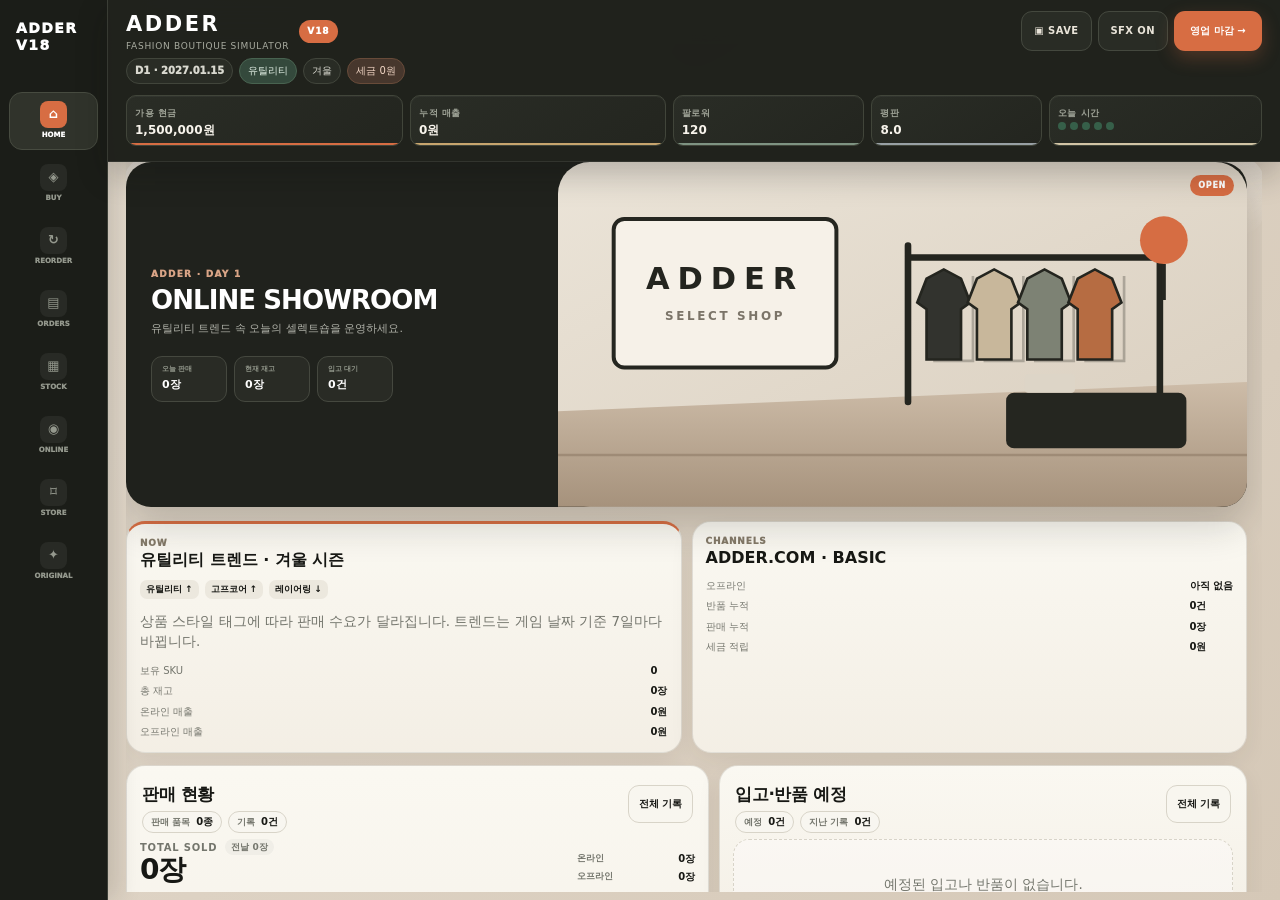
<file: ADDER_V18.html>
<!doctype html>
<html lang="ko">
<head>
<meta charset="utf-8">
<meta name="viewport" content="width=device-width,initial-scale=1,viewport-fit=cover">
<meta name="mobile-web-app-capable" content="yes">
<meta name="apple-mobile-web-app-status-bar-style" content="black-translucent">
<meta name="format-detection" content="telephone=no">
<meta name="theme-color" content="#1d1f1a">
<meta name="apple-mobile-web-app-capable" content="yes">
<meta name="apple-mobile-web-app-title" content="ADDER">
<title>ADDER Boutique Sim · V18</title>
<meta property="og:title" content="ADDER Boutique Sim · V18">
<meta property="og:description" content="상품 비주얼과 게임형 HUD로 새롭게 설계한 패션 셀렉트숍 경영 시뮬레이터.">

<style>
:root{--bg:#f3f0e8;--paper:#fbf9f3;--ink:#171814;--muted:#74766d;--line:#d8d4c8;--green:#365f49;--green2:#e4ece4;--red:#8b3e3c;--red2:#f1e1dd;--shadow:0 14px 36px rgba(34,32,27,.08)}
*{box-sizing:border-box}html{background:var(--bg)}body{margin:0;color:var(--ink);background:linear-gradient(180deg,#f7f5ef 0,#efebe2 100%);font:14px/1.45 -apple-system,BlinkMacSystemFont,"Noto Sans KR",system-ui,sans-serif;min-height:100dvh}.app{max-width:1180px;margin:auto;padding:18px 16px 110px}.top{position:relative;z-index:20;margin:-18px -16px 16px;padding:14px 16px 12px;background:rgba(247,245,239,.94);backdrop-filter:blur(14px);border-bottom:1px solid rgba(216,212,200,.8)}.brandrow,.row{display:flex;align-items:center;gap:10px}.brandrow{justify-content:space-between}.wordmark{font-weight:900;letter-spacing:.12em;font-size:22px}.sub{font-size:11px;color:var(--muted);letter-spacing:.08em}.close-day{border:0;border-radius:999px;padding:10px 14px;background:var(--ink);color:white;font-weight:800;cursor:pointer}.ticker{display:flex;gap:8px;overflow:auto;padding-top:10px;scrollbar-width:none}.chip{white-space:nowrap;border:1px solid var(--line);background:var(--paper);border-radius:999px;padding:6px 9px;font-size:12px}.chip.hot{border-color:#b9c9bc;background:var(--green2);color:#214432}.chip.warn{border-color:#d7b6b2;background:var(--red2);color:#6e302f}.metrics{display:grid;grid-template-columns:repeat(4,1fr);gap:8px;margin:14px 0}.metric{background:var(--paper);border:1px solid var(--line);border-radius:15px;padding:12px}.metric b{display:block;font-size:16px;margin-top:4px}.metric small{color:var(--muted)}.tabs{display:flex;gap:7px;overflow:auto;padding:10px 0 10px;scrollbar-width:none;position:sticky;top:0;z-index:40;background:rgba(243,240,232,.96);backdrop-filter:blur(16px);-webkit-backdrop-filter:blur(16px);border-bottom:1px solid rgba(216,212,200,.9);margin:0 -16px 12px;padding-left:16px;padding-right:16px;box-shadow:0 7px 16px rgba(34,32,27,.05)}.tab{border:1px solid var(--line);background:transparent;color:var(--muted);border-radius:999px;padding:9px 12px;font-weight:700;white-space:nowrap}.tab.active{background:var(--ink);color:#fff;border-color:var(--ink)}.panel{display:grid;gap:12px}.hero{background:var(--ink);color:#f8f4ea;border-radius:24px;padding:22px;box-shadow:var(--shadow);overflow:hidden;position:relative}.hero:after{content:"A";position:absolute;right:-8px;bottom:-54px;font-weight:900;font-size:170px;color:rgba(255,255,255,.055)}.hero h1{margin:0 0 6px;font-size:24px}.hero p{margin:0;color:#c9c8c0;max-width:580px}.grid{display:grid;grid-template-columns:repeat(2,minmax(0,1fr));gap:12px}.grid3{display:grid;grid-template-columns:repeat(3,minmax(0,1fr));gap:12px}.card{background:var(--paper);border:1px solid var(--line);border-radius:18px;padding:15px;box-shadow:0 5px 18px rgba(35,32,24,.035)}.card h2,.card h3{margin:0 0 8px}.card h2{font-size:17px}.card h3{font-size:15px}.eyebrow{font-size:10px;letter-spacing:.11em;color:var(--muted);text-transform:uppercase;font-weight:800}.price{font-size:18px;font-weight:900}.muted{color:var(--muted)}.tiny{font-size:11px;color:var(--muted)}.badges{display:flex;gap:5px;flex-wrap:wrap;margin:8px 0}.badge{font-size:10px;font-weight:800;padding:4px 6px;border-radius:6px;background:#ece8de}.badge.green{background:var(--green2);color:#214432}.badge.red{background:var(--red2);color:#6e302f}.badge.dark{background:#252721;color:white}.kv{display:grid;grid-template-columns:1fr auto;gap:7px 10px;margin-top:9px}.kv span:nth-child(odd){color:var(--muted)}button{font:inherit}.btn{border:1px solid var(--line);background:white;border-radius:10px;padding:9px 11px;font-weight:800;cursor:pointer;color:var(--ink)}.btn.primary{background:var(--green);border-color:var(--green);color:white}.btn.red{background:var(--red);border-color:var(--red);color:white}.btn:disabled{opacity:.35;cursor:not-allowed}.actions{display:flex;gap:7px;flex-wrap:wrap;margin-top:12px}.actions .btn{flex:1;min-width:95px}.section-title{display:flex;align-items:end;justify-content:space-between;margin:6px 2px 0}.section-title h2{margin:0;font-size:19px}.section-title p{margin:0;color:var(--muted);font-size:11px}.stock{font-size:28px;font-weight:900;letter-spacing:-.04em}.field{display:flex;align-items:center;gap:6px;background:white;border:1px solid var(--line);border-radius:10px;padding:3px 4px 3px 9px}.field input{width:100%;min-width:0;border:0;background:transparent;outline:0;font:inherit;font-weight:800}.field .btn{padding:7px 9px}.progress{height:6px;border-radius:99px;background:#e7e3d9;overflow:hidden}.progress>i{display:block;height:100%;background:var(--green);border-radius:inherit}.list{display:grid;gap:8px}.log{padding:9px 0;border-bottom:1px dashed var(--line);font-size:12px}.log:last-child{border:0}.empty{padding:34px 18px;text-align:center;border:1px dashed var(--line);border-radius:16px;color:var(--muted);background:rgba(255,255,255,.35)}.queue{display:flex;gap:8px;overflow:auto}.queue .chip{border-radius:10px}.location.current{outline:2px solid var(--green);background:#f8fbf7}.money-lock{font-size:11px;color:var(--red)}.toast{position:fixed;left:50%;bottom:88px;transform:translate(-50%,20px);background:#171814;color:white;padding:11px 14px;border-radius:12px;opacity:0;pointer-events:none;transition:.18s;z-index:100;max-width:min(90vw,520px);box-shadow:var(--shadow)}.toast.show{opacity:1;transform:translate(-50%,0)}.toast.error{background:var(--red)}.footer-note{margin-top:18px;font-size:10px;color:var(--muted);text-align:center}.danger-link{background:none;border:0;color:#9b7775;text-decoration:underline;font-size:11px}.apdots{display:flex;gap:4px}.apdots i{width:8px;height:8px;border-radius:50%;background:var(--green)}.apdots i.off{background:#d8d4c8}.split{display:grid;grid-template-columns:1.3fr .7fr;gap:12px}.seller{display:flex;justify-content:space-between;gap:8px;padding:8px 0;border-top:1px solid var(--line)}.seller:first-child{border-top:0}.trendbox{background:linear-gradient(135deg,var(--green2),#f5efe0)}
@media(max-width:760px){.app{padding-left:12px;padding-right:12px}.top{margin-left:-12px;margin-right:-12px;padding-left:12px;padding-right:12px}.metrics{grid-template-columns:repeat(2,1fr)}.grid,.grid3,.split{grid-template-columns:1fr}.hero{border-radius:20px}.card{border-radius:15px}.wordmark{font-size:20px}.metric b{font-size:15px}}
@media(min-width:900px){.tabs{position:sticky;top:92px;z-index:15;background:rgba(243,240,232,.92);backdrop-filter:blur(10px);padding:8px 0 12px}.app{padding-bottom:40px}}

/* product + color visuals */
.garment-art{position:relative;margin:10px 0 12px;border:1px solid var(--line);border-radius:16px;overflow:hidden;background:#efebe2;min-height:168px}.garment-art svg{display:block;width:100%;height:180px}.garment-art>span{position:absolute;right:9px;bottom:8px;background:rgba(251,249,243,.82);backdrop-filter:blur(6px);padding:4px 7px;border-radius:999px;font-size:10px;font-weight:800;color:var(--muted)}
.color-block{margin:10px 0 8px}.swatches{display:flex;gap:8px;align-items:center;margin-top:6px}.swatch{width:25px;height:25px;border-radius:50%;border:2px solid var(--paper);outline:1px solid #c7c2b7;background:var(--sw);padding:0;cursor:pointer;box-shadow:0 0 0 0 var(--ink);transition:.12s}.swatch.on{box-shadow:0 0 0 2px var(--ink);outline-color:transparent;transform:scale(.9)}
.product-card{overflow:hidden}.product-top{display:grid;grid-template-columns:minmax(135px,.8fr) 1.2fr;gap:13px;align-items:start}.product-top .garment-art{margin-top:8px}.product-top .garment-art svg{height:168px}.product-copy{padding-top:6px}
.model-select{display:grid;grid-template-columns:1fr 1fr;gap:8px;margin-top:12px}.model-btn{display:flex;align-items:center;gap:9px;min-height:82px;border:1px solid var(--line);border-radius:13px;background:#f5f2eb;color:var(--ink);padding:7px 10px;text-align:left;font-size:11px;font-weight:800;cursor:pointer}.model-btn.on{outline:2px solid var(--green);background:#edf3ec}.figure{--look:#76766b;position:relative;display:inline-block;width:36px;height:68px;flex:0 0 36px}.figure i{position:absolute;display:block}.figure .head{width:14px;height:16px;border-radius:48% 48% 45% 45%;background:#d1a38e;left:11px;top:2px;box-shadow:0 -5px 0 -1px #2c2d29}.figure .torso{width:19px;height:28px;background:var(--look);left:8.5px;top:20px;border-radius:6px 6px 3px 3px}.figure .leg{width:6px;height:28px;background:#4a4d48;top:45px;border-radius:4px}.figure .leg.l{left:10px;transform:rotate(2deg)}.figure .leg.r{left:20px;transform:rotate(-2deg)}.figure.male .torso{width:22px;left:7px;border-radius:5px 5px 2px 2px}.figure.male .head{box-shadow:0 -4px 0 -1px #292a27}
@media(max-width:520px){.product-top{grid-template-columns:118px 1fr}.product-top .garment-art svg{height:150px}.garment-art svg{height:165px}.model-btn{min-height:74px;padding:6px}.swatch{width:23px;height:23px}}
.color-stock{display:flex;gap:6px;flex-wrap:wrap;margin:0 0 10px}.color-stock span{display:flex;align-items:center;gap:5px;border:1px solid var(--line);background:#fff;border-radius:999px;padding:4px 7px;font-size:10px;color:var(--muted)}.color-stock i{width:9px;height:9px;border-radius:50%;background:var(--dot);outline:1px solid rgba(0,0,0,.12)}.color-stock b{color:var(--ink)}
.model-select:before{content:"촬영 모델 · 자연스러운 한국인 / 키 크고 날씬";grid-column:1/-1;font-size:10px;color:var(--muted);letter-spacing:.02em}
.shop-group{display:grid;gap:10px;padding:14px 0 2px;border-top:1px solid var(--line)}.shop-group:first-of-type{border-top:0}.shop-head{display:flex;align-items:end;justify-content:space-between;gap:12px;padding:0 2px}.shop-head h2{margin:2px 0 0;font-size:18px}.shop-cart,.checkout-card{background:#f8f6f0;border:1px solid var(--line);border-radius:16px;padding:13px}.shop-cart{display:flex;align-items:flex-end;justify-content:space-between;gap:14px}.cart-total{display:grid;gap:7px;min-width:190px;text-align:right}.cart-line{display:inline-flex;align-items:center;gap:4px;margin:5px 5px 0 0;padding:5px 7px;border-radius:8px;background:#ece8de}.cart-line button,.cart-row button{border:0;background:transparent;color:var(--red);font-weight:900;cursor:pointer}.purchase-row{display:grid;grid-template-columns:auto 1fr;gap:7px;margin-top:12px}.cart-list{display:grid;gap:7px;margin:12px 0}.cart-row{display:flex;justify-content:space-between;gap:12px;padding:9px 0;border-bottom:1px dashed var(--line)}.cart-row:last-child{border-bottom:0}.checkout-card{margin-top:12px}.checkout-btn{width:100%;margin-top:13px;padding:12px}.market-item .field{min-width:0}
@media(max-width:760px){.shop-cart{align-items:stretch;flex-direction:column}.cart-total{text-align:left;min-width:0}.purchase-row{grid-template-columns:1fr}.purchase-row>.btn,.purchase-row .field{width:100%}.shop-head{align-items:flex-start;flex-direction:column}.shop-head .badge{align-self:flex-start}}

html,body{min-height:100%;overscroll-behavior-y:none;-webkit-text-size-adjust:100%}
body{padding-top:env(safe-area-inset-top);padding-left:env(safe-area-inset-left);padding-right:env(safe-area-inset-right)}
.app{padding-bottom:calc(110px + env(safe-area-inset-bottom))}
button,input{-webkit-tap-highlight-color:transparent}
@media (display-mode:standalone){body{min-height:100dvh;background:#f3f0e8}.top{top:env(safe-area-inset-top)}.app{max-width:1280px;padding-bottom:calc(34px + env(safe-area-inset-bottom))}}

@supports (top:env(safe-area-inset-top)){body.standalone .tabs{top:env(safe-area-inset-top)}}
.sales-summary{display:flex;align-items:end;justify-content:space-between;gap:12px;margin:6px 0 14px}.sales-total{font-size:30px;font-weight:900;letter-spacing:-.04em}.sales-list{display:grid;gap:7px}.sales-row{display:grid;grid-template-columns:minmax(0,1fr) auto;gap:12px;align-items:center;padding:9px 0;border-top:1px solid var(--line)}.sales-row:first-child{border-top:0}.sales-row span{min-width:0;overflow:hidden;text-overflow:ellipsis;white-space:nowrap}.sales-row b{font-variant-numeric:tabular-nums}.sales-empty{color:var(--muted);padding:14px 0}
\n\n/* v8: compact always-visible owner HUD + permanent wholesale directory */
.sticky-shell{position:sticky;top:0;z-index:70;margin:-18px -16px 12px;padding:12px 16px 8px;background:rgba(247,245,239,.965);backdrop-filter:blur(18px);-webkit-backdrop-filter:blur(18px);border-bottom:1px solid rgba(216,212,200,.92);box-shadow:0 8px 22px rgba(34,32,27,.06)}
.sticky-shell .top{position:relative!important;top:auto!important;z-index:auto;margin:0!important;padding:0 0 5px!important;background:transparent!important;border:0!important;backdrop-filter:none!important}
.sticky-shell .ticker{padding-top:7px}
.sticky-shell .metrics{margin:7px 0;gap:6px}
.sticky-shell .metric{padding:7px 9px;border-radius:10px;box-shadow:none}
.sticky-shell .metric small{font-size:10px}
.sticky-shell .metric b{font-size:13px;margin-top:1px}
.sticky-shell .tabs{position:relative!important;top:auto!important;z-index:auto!important;margin:0!important;padding:3px 0 1px!important;background:transparent!important;border:0!important;box-shadow:none!important;backdrop-filter:none!important}
.sticky-shell .tab{padding:7px 10px;font-size:12px}
.market-layout{display:grid;grid-template-columns:280px minmax(0,1fr);gap:12px;align-items:start}
.supplier-browser{position:sticky;top:178px;box-shadow:none}
.supplier-browser-head{display:flex;align-items:center;justify-content:space-between;gap:8px}.supplier-browser-head h3{margin:2px 0 0}
.supplier-list{display:grid;gap:6px;margin-top:12px}.supplier-nav{width:100%;display:flex;align-items:center;justify-content:space-between;gap:10px;text-align:left;border:1px solid var(--line);background:#f7f4ed;border-radius:11px;padding:9px 10px;color:var(--ink);cursor:pointer}.supplier-nav.on{border-color:var(--green);outline:1px solid var(--green);background:var(--green2)}.supplier-nav>span:first-child{display:grid;gap:1px;min-width:0}.supplier-nav b{font-size:12px;letter-spacing:.02em}.supplier-nav small{color:var(--muted);font-size:9px}.supplier-meta{display:grid;gap:3px;justify-items:end;flex:0 0 auto}.supplier-meta i{font-style:normal;font-size:9px;font-weight:800;color:#214432;background:#dfeade;border-radius:999px;padding:2px 5px}.supplier-meta em{font-style:normal;font-size:9px;color:var(--muted)}
.supplier-shop{display:grid;gap:10px;min-width:0}.shop-head-main{padding:4px 2px 2px}.shop-location{font-size:11px;color:var(--muted);margin-top:2px}
@media(max-width:760px){.sticky-shell{margin-left:-12px;margin-right:-12px;padding-left:12px;padding-right:12px}.sticky-shell .metrics{display:flex;grid-template-columns:none;overflow-x:auto;scrollbar-width:none}.sticky-shell .metric{min-width:116px;flex:0 0 auto}.sticky-shell .wordmark{font-size:18px}.sticky-shell .sub{font-size:9px}.sticky-shell .close-day{padding:8px 10px;font-size:11px}.sticky-shell .chip{padding:4px 7px;font-size:10px}.sticky-shell .tab{font-size:11px;padding:6px 9px}.market-layout{grid-template-columns:1fr}.supplier-browser{position:relative;top:auto}.supplier-list{display:flex;overflow-x:auto;scrollbar-width:none;padding-bottom:2px}.supplier-nav{min-width:190px;flex:0 0 auto}.shop-head-main{align-items:flex-start;flex-direction:column}}
@media(min-width:761px) and (max-width:1000px){.market-layout{grid-template-columns:220px minmax(0,1fr)}.supplier-browser{top:180px}}
@media(display-mode:standalone){.sticky-shell{top:0}}

/* v10: true fixed owner HUD + measured flow spacer */
body{padding-top:0}
.sticky-shell{
  position:fixed!important;
  top:0!important;
  left:50%!important;
  right:auto!important;
  transform:translateX(-50%)!important;
  z-index:1000;
  width:min(100vw,1180px);
  margin:0!important;
  padding:calc(10px + env(safe-area-inset-top)) 16px 8px;
  background:rgba(247,245,239,.985);
  -webkit-backdrop-filter:blur(18px);
  backdrop-filter:blur(18px);
  border-bottom:1px solid rgba(216,212,200,.96);
  box-shadow:0 8px 22px rgba(34,32,27,.08)
}
.sticky-spacer{
  display:block;
  width:100%;
  height:var(--owner-hud-height,210px);
  margin:0;
  padding:0;
  pointer-events:none
}
.sticky-shell .top,.sticky-shell .tabs{position:relative!important;top:auto!important}
@media(max-width:760px){
  .sticky-shell{width:100vw;padding-left:12px;padding-right:12px}
  .sticky-spacer{height:var(--owner-hud-height,230px)}
}
@media(display-mode:standalone){.sticky-shell{top:0!important}}

/* SFX controls — intentionally compact so the owner HUD footprint stays stable */
.top-actions{display:flex;align-items:center;gap:7px}
.sound-toggle{border:1px solid var(--line);border-radius:999px;padding:9px 11px;background:var(--paper);color:var(--green);font-size:10px;font-weight:900;letter-spacing:.04em;cursor:pointer;white-space:nowrap}
.sound-toggle.off{color:var(--muted);background:#ece9e1}
@media(max-width:520px){.top-actions{gap:5px}.sound-toggle{padding:7px 8px;font-size:9px}.close-day{padding:8px 10px}}

/* v12 sorting controls */
.sort-bar{display:flex;justify-content:flex-end;align-items:center;margin:8px 0 10px}
.sort-control{display:flex;align-items:center;gap:7px;color:var(--muted);font-size:10px;font-weight:800;white-space:nowrap}
.sort-control select{appearance:none;-webkit-appearance:none;border:1px solid var(--line);border-radius:999px;background:var(--paper);color:var(--ink);font:inherit;font-size:11px;font-weight:800;padding:7px 28px 7px 10px;outline:none;background-image:linear-gradient(45deg,transparent 50%,var(--muted) 50%),linear-gradient(135deg,var(--muted) 50%,transparent 50%);background-position:calc(100% - 13px) 50%,calc(100% - 9px) 50%;background-size:4px 4px,4px 4px;background-repeat:no-repeat}
@media(max-width:520px){.sort-bar{justify-content:stretch}.sort-control{width:100%;justify-content:space-between}.sort-control select{min-width:150px}}

/* v14: previous-day sales + seasonal wholesale identity */
.sales-yesterday{display:inline-block;margin-right:8px;font-size:11px;font-weight:800;letter-spacing:0;color:var(--muted);vertical-align:middle}
.supplier-nav>span:first-child small+small{opacity:.78}
@media(max-width:520px){.sales-yesterday{display:block;margin:0 0 2px;font-size:10px}}

/* v15: inventory/reorder sort direction + brand/style filters */
.control-strip{display:flex;align-items:center;justify-content:space-between;gap:10px;flex-wrap:wrap;margin:8px 0 12px}.filter-bar{display:flex;align-items:center;gap:8px;flex-wrap:wrap}.filter-control{display:flex;align-items:center;gap:7px;color:var(--muted);font-size:10px;font-weight:800;white-space:nowrap}.filter-control select{appearance:none;-webkit-appearance:none;border:1px solid var(--line);border-radius:999px;background:var(--paper);color:var(--ink);font:inherit;font-size:11px;font-weight:800;padding:7px 28px 7px 10px;outline:none;background-image:linear-gradient(45deg,transparent 50%,var(--muted) 50%),linear-gradient(135deg,var(--muted) 50%,transparent 50%);background-position:calc(100% - 13px) 50%,calc(100% - 9px) 50%;background-size:4px 4px,4px 4px;background-repeat:no-repeat}.control-strip .sort-bar{margin:0;display:flex;gap:8px;flex-wrap:wrap}.supplier-shop-stack{display:grid;gap:18px;min-width:0}.market-shop-group{padding-bottom:8px;border-bottom:1px dashed var(--line)}.market-shop-group:last-child{border-bottom:0}.sales-row .sales-row-right{display:flex;align-items:baseline;justify-content:flex-end;gap:7px;overflow:visible;text-overflow:clip;white-space:nowrap}.sales-row-right small{font-size:10px;font-weight:800;color:var(--muted)}.sales-row-right b{font-size:12px}
@media(max-width:760px){.control-strip{align-items:stretch}.filter-bar,.control-strip .sort-bar{width:100%;justify-content:space-between}.filter-control{flex:1;min-width:145px;justify-content:space-between}.filter-control select{min-width:0;max-width:180px}.market-layout{gap:14px}}
@media(max-width:520px){.sales-row{grid-template-columns:minmax(0,1fr) auto;gap:8px}.sales-row .sales-row-right{display:grid;gap:0;text-align:right}.sales-row-right small{font-size:9px}.filter-control{width:100%;min-width:0}.filter-control select{max-width:190px}.control-strip .sort-control{min-width:0}}

/* v16: compact own-stock context + full dashboard histories */
.own-stock-line{display:flex;align-items:center;gap:8px;min-width:0;margin:7px 0 9px;padding:6px 8px;border:1px solid #e3dfd5;border-radius:9px;background:#f8f6f0;font-size:9px;color:var(--muted);overflow:hidden}.own-stock-line strong{flex:0 0 auto;color:var(--ink);font-size:9px}.own-stock-line>div{display:flex;gap:7px;min-width:0;overflow-x:auto;scrollbar-width:none}.own-stock-line span{display:inline-flex;align-items:center;gap:3px;white-space:nowrap}.own-stock-line i{width:7px;height:7px;border-radius:50%;background:var(--dot);border:1px solid rgba(0,0,0,.12);flex:0 0 auto}.own-stock-line b{color:var(--ink)}
.history-title{align-items:center;gap:10px}.history-title>div{min-width:0}.history-key,.history-close{border:1px solid var(--line);background:#f8f6ef;color:var(--ink);border-radius:999px;padding:7px 10px;font-size:10px;font-weight:900;white-space:nowrap;cursor:pointer}.history-key:hover,.history-close:hover{border-color:var(--green)}.log-date{display:inline-block;min-width:82px;margin-right:8px;color:var(--muted);font-size:10px}.history-panel{scroll-margin-top:calc(var(--owner-hud-height,210px) + 12px);padding:16px}.history-panel-head{display:flex;align-items:center;justify-content:space-between;gap:12px}.history-panel-head h2{margin:2px 0 0}.history-filter{display:flex;align-items:end;gap:8px;flex-wrap:wrap;margin:14px 0 10px;padding:10px;border:1px solid var(--line);border-radius:12px;background:#f8f6f0}.history-filter label{display:grid;gap:4px;min-width:180px}.history-filter label span{font-size:9px;font-weight:900;color:var(--muted)}.history-filter select{width:100%;border:1px solid var(--line);border-radius:9px;background:white;padding:8px;color:var(--ink);font:inherit;font-size:11px;font-weight:700}.history-count{margin-left:auto;font-size:11px;font-weight:900;color:var(--green);padding:8px}.history-list{display:grid}.history-row{display:grid;grid-template-columns:minmax(0,1fr) auto;gap:12px;align-items:center;padding:11px 2px;border-top:1px solid var(--line)}.history-row:first-child{border-top:0}.history-main{display:grid;gap:2px;min-width:0}.history-main b{font-size:12px}.history-main span{font-size:10px;color:var(--muted);overflow:hidden;text-overflow:ellipsis}.history-values{display:grid;justify-items:end;gap:1px;text-align:right}.history-values b{font-size:12px}.history-values span,.history-values em{font-size:9px;color:var(--muted);font-style:normal}.history-pagination{display:flex;align-items:center;justify-content:center;gap:10px;margin-top:12px}.history-pagination span{font-size:10px;font-weight:900;color:var(--muted)}
@media(max-width:520px){.own-stock-line{align-items:flex-start;flex-direction:column;gap:3px}.own-stock-line>div{width:100%}.history-title{align-items:flex-start}.history-filter{display:grid;grid-template-columns:1fr 1fr}.history-filter label{min-width:0}.history-count{grid-column:1/-1;margin:0;padding:2px 0}.history-row{grid-template-columns:minmax(0,1fr) auto;gap:7px}.history-main b{font-size:11px}.history-values span{display:none}.history-key{padding:6px 8px;font-size:9px}.log-date{display:block;min-width:0;margin:0 0 2px}}

/* v17: location-balanced visitor growth from store expansion */
.store-visitor-next{margin-top:8px;padding:7px 9px;border-radius:9px;background:var(--green2);color:#315441;font-weight:800}


/* v18: seasonal wholesale generation + supplier allocation status */
.supplier-meta em{line-height:1.18}.supplier-meta i+em{margin-top:1px}.market-item .badge.green{white-space:nowrap}
@media(max-width:520px){.supplier-nav{min-width:205px}.supplier-meta em{font-size:8px}.shop-head-main .badges{gap:4px}.shop-head-main .badge{font-size:9px}}


/* v19: restore market page render + compact ADDER ORIGINAL cards */
.original-grid{display:grid;grid-template-columns:repeat(auto-fit,minmax(250px,1fr));gap:12px;align-items:start}
.original-grid>.card{min-width:0;max-width:100%}
@media(max-width:560px){.original-grid{grid-template-columns:1fr}}

/* v20: factory progression + dated inbound/returns */
.factory-panel{display:grid;grid-template-columns:minmax(0,1fr) auto;gap:14px;align-items:center;background:linear-gradient(135deg,#f5f1e7,#edf3ec)}
.factory-panel h2{margin:2px 0 3px}.factory-stats{display:flex;gap:7px;flex-wrap:wrap;justify-content:flex-end}.factory-stats span{border:1px solid var(--line);background:rgba(255,255,255,.65);border-radius:999px;padding:7px 9px;font-size:10px;color:var(--muted);white-space:nowrap}.factory-stats b{color:var(--ink)}
.factory-next{grid-column:1/-1;display:flex;justify-content:space-between;align-items:center;gap:12px;padding-top:11px;border-top:1px solid var(--line)}.factory-next>div{display:grid;gap:1px}.factory-next small{font-size:9px;font-weight:900;color:var(--muted);letter-spacing:.08em}.factory-next b{font-size:12px}.factory-next span{font-size:10px;color:var(--muted)}
.schedule-list{gap:0}.schedule-row{display:flex;align-items:baseline;gap:8px}.schedule-row .log-date{flex:0 0 82px}.schedule-row span{min-width:0}.schedule-row strong{font-size:11px}
@media(max-width:620px){.factory-panel{grid-template-columns:1fr}.factory-stats{justify-content:flex-start}.factory-next{align-items:stretch;flex-direction:column}.factory-next .btn{width:100%}.schedule-row{display:grid;grid-template-columns:1fr;gap:1px}.schedule-row .log-date{flex-basis:auto;margin:0}}


/* v21: manual save manager + balanced dashboard activity column */
.save-toggle{border:1px solid var(--line);border-radius:999px;padding:9px 11px;background:#fff;color:var(--ink);font-size:10px;font-weight:900;letter-spacing:.04em;cursor:pointer;white-space:nowrap}
.save-toggle:hover{border-color:var(--green)}
.dash-activity-grid{display:grid;grid-template-columns:minmax(0,1fr) minmax(0,1fr);gap:12px;align-items:stretch}
.dash-sales-card{height:100%;min-width:0}
.dash-side-stack{height:100%;display:grid;grid-template-rows:minmax(0,1fr) minmax(0,1fr);gap:12px;min-width:0;min-height:0}
.dash-mini-card{min-height:0;overflow:hidden;display:flex;flex-direction:column}
.dash-mini-card .history-title{flex:0 0 auto}
.dash-mini-scroll{min-height:0;overflow:auto;overscroll-behavior:contain;margin-top:5px;padding-right:2px;scrollbar-width:thin}
.dash-mini-empty{min-height:0;flex:1;display:grid;place-items:center;padding:12px;margin-top:6px}
.save-backdrop{position:fixed;inset:0;z-index:1600;background:rgba(22,23,20,.36);display:grid;place-items:center;padding:18px;backdrop-filter:blur(5px);-webkit-backdrop-filter:blur(5px)}
.save-modal{width:min(620px,100%);max-height:min(78dvh,720px);overflow:hidden;background:var(--paper);border:1px solid var(--line);border-radius:20px;box-shadow:0 24px 70px rgba(20,20,18,.22);padding:16px;display:flex;flex-direction:column;gap:11px}
.save-head{display:flex;align-items:center;justify-content:space-between;gap:12px}.save-head h2{margin:2px 0 0;font-size:19px}
.save-create{display:grid;grid-template-columns:minmax(0,1fr) auto;gap:8px}.save-create input{min-width:0;border:1px solid var(--line);border-radius:10px;background:#fff;color:var(--ink);padding:10px 11px;font:inherit;font-weight:800;outline:none}.save-create input:focus{border-color:var(--green)}
.save-note{font-size:9px;color:var(--muted)}
.save-list{min-height:76px;overflow:auto;border-top:1px solid var(--line);border-bottom:1px solid var(--line);scrollbar-width:thin}
.save-row{display:grid;grid-template-columns:minmax(0,1fr) auto;gap:10px;align-items:center;padding:10px 2px;border-top:1px dashed var(--line)}.save-row:first-child{border-top:0}.save-row-main{display:grid;gap:2px;min-width:0}.save-row-main b{font-size:12px;overflow:hidden;text-overflow:ellipsis;white-space:nowrap}.save-row-main span{font-size:9px;color:var(--muted);overflow:hidden;text-overflow:ellipsis;white-space:nowrap}.save-row-actions{display:flex;align-items:center;gap:5px}.save-row-actions .btn{padding:7px 9px;font-size:10px}.save-delete{border:0;background:transparent;color:#9b7775;font-size:9px;text-decoration:underline;cursor:pointer;padding:7px 4px}.save-empty{padding:24px 8px;text-align:center;color:var(--muted);font-size:11px}
.save-new{display:flex;align-items:center;justify-content:space-between;gap:12px;padding-top:2px}.save-new>div{display:grid;gap:2px}.save-new b{font-size:11px}.save-new span{font-size:9px;color:var(--muted)}.save-new .btn{flex:0 0 auto}
@media(max-width:760px){.dash-activity-grid{grid-template-columns:1fr}.dash-side-stack{height:auto;grid-template-rows:auto auto}.dash-mini-card{max-height:220px}.save-toggle{padding:7px 8px;font-size:9px}}
@media(max-width:520px){.save-modal{padding:13px;border-radius:17px;max-height:84dvh}.save-create{grid-template-columns:1fr}.save-create .btn{width:100%}.save-row{grid-template-columns:1fr}.save-row-actions{justify-content:flex-end}.save-new{align-items:stretch;flex-direction:column}.save-new .btn{width:100%}}

.swatch:disabled{opacity:.25;cursor:not-allowed;filter:saturate(.35)}


/* v25: generated-item notes + sold-out inventory controls */
.product-note{margin:4px 0 9px;color:var(--muted);font-size:10px;line-height:1.35;white-space:nowrap;overflow:hidden;text-overflow:ellipsis}
.soldout-card{border:1px solid rgba(176,61,55,.58)}
.stock-view-controls{display:flex;align-items:center;gap:7px;flex-wrap:wrap}
.stock-view-controls label{display:inline-flex;align-items:center;gap:6px;border:1px solid var(--line);border-radius:999px;background:var(--paper);padding:7px 10px;color:var(--muted);font-size:10px;font-weight:800;cursor:pointer;white-space:nowrap}
.stock-view-controls label:has(input:checked){border-color:#b56d68;background:var(--red2);color:#6e302f}
.stock-view-controls input{width:13px;height:13px;margin:0;accent-color:#9d4c47}
@media(max-width:760px){.stock-view-controls{width:100%}}

/* v28: iPhone portrait UI rebuild — compact, flow-safe, no fixed-HUD spacer */
@media(max-width:600px){
  html,body{width:100%;max-width:100%;overflow-x:hidden;-webkit-text-size-adjust:100%}
  body{font-size:13px;line-height:1.38;touch-action:manipulation;padding:0}
  .app{width:100%;max-width:100%;margin:0;padding:0 10px calc(72px + env(safe-area-inset-bottom))}
  .sticky-shell{position:fixed!important;top:0!important;left:0!important;right:0!important;transform:none!important;width:100%!important;max-width:none!important;margin:0!important;padding:calc(6px + env(safe-area-inset-top)) 10px 6px!important;background:rgba(247,245,239,.985);border-bottom:1px solid rgba(216,212,200,.95);box-shadow:0 5px 14px rgba(34,32,27,.06);z-index:1000}
  .sticky-spacer{display:block!important;width:100%!important;height:calc(var(--owner-hud-height,158px) + 9px)!important;margin:0!important;padding:0!important;pointer-events:none!important;flex:0 0 auto!important}
  .sticky-shell .top{margin:0!important;padding:0 0 4px!important;background:transparent!important;border:0!important}
  .brandrow{display:grid;grid-template-columns:minmax(0,1fr) auto;align-items:center;gap:6px}
  .wordmark{font-size:17px!important;line-height:1;letter-spacing:.11em}
  .sub{font-size:7px!important;line-height:1.05;letter-spacing:.035em;margin-top:3px;white-space:nowrap}
  .top-actions{display:flex;align-items:center;gap:4px;min-width:0}
  .save-toggle,.sound-toggle,.close-day{min-height:32px!important;height:32px;padding:0 8px!important;border-radius:9px!important;font-size:9px!important;line-height:1;white-space:nowrap}
  .close-day{min-width:70px!important}
  .sticky-shell .ticker{gap:4px;padding-top:4px!important;overflow-x:auto;scrollbar-width:none;overscroll-behavior-x:contain}
  .sticky-shell .chip{min-height:24px;display:inline-flex;align-items:center;padding:3px 6px!important;font-size:8.5px!important;border-radius:8px;white-space:nowrap}
  .apdots{gap:2px}.apdots i{width:6px;height:6px}
  .sticky-shell .metrics{display:grid!important;grid-template-columns:repeat(4,minmax(0,1fr))!important;gap:4px!important;margin:4px 0!important;overflow:visible!important}
  .sticky-shell .metric{min-width:0!important;width:auto!important;padding:4px!important;border-radius:8px!important;overflow:hidden}
  .sticky-shell .metric small{display:block;font-size:7px!important;line-height:1.05;white-space:nowrap;overflow:hidden;text-overflow:ellipsis}
  .sticky-shell .metric b{font-size:9.5px!important;line-height:1.15;margin-top:2px!important;white-space:nowrap;overflow:hidden;text-overflow:ellipsis}
  .sticky-shell .tabs{display:flex!important;gap:4px!important;margin:0!important;padding:2px 0 0!important;overflow-x:auto!important;scrollbar-width:none;overscroll-behavior-x:contain;background:transparent!important;border:0!important;box-shadow:none!important}
  .sticky-shell .tab{flex:0 0 auto;min-height:32px!important;padding:6px 9px!important;font-size:9.5px!important;border-radius:999px}
  .panel{gap:8px;width:100%;min-width:0}.panel>*{min-width:0;max-width:100%}
  .hero{padding:13px;border-radius:14px}.hero h1{font-size:18px;line-height:1.2;margin-bottom:5px}.hero p{font-size:10px;line-height:1.42}
  .card{padding:10px;border-radius:12px;min-width:0;max-width:100%;overflow:hidden}.card h2{font-size:15px}.card h3{font-size:13px}.eyebrow{font-size:8.5px}.tiny{font-size:9px}
  .grid,.grid3,.split,.original-grid{grid-template-columns:minmax(0,1fr)!important;gap:8px;width:100%;min-width:0}
  .section-title{display:flex;align-items:end;justify-content:space-between;gap:8px;margin:4px 1px 0}.section-title h2{font-size:16px;line-height:1.15;margin:0}.section-title p{font-size:9px;line-height:1.25;max-width:46%;text-align:right}
  .control-strip{display:grid!important;grid-template-columns:minmax(0,1fr)!important;gap:6px!important;width:100%!important;min-width:0!important;margin:6px 0 9px!important;padding:7px!important;border:1px solid var(--line);border-radius:11px;background:rgba(251,249,243,.74)}
  .filter-bar,.stock-view-controls,.control-strip .sort-bar,.sort-bar{display:grid!important;grid-template-columns:repeat(2,minmax(0,1fr))!important;gap:6px!important;width:100%!important;min-width:0!important;margin:0!important;align-items:stretch!important}
  .filter-control,.sort-control{display:grid!important;grid-template-columns:1fr!important;gap:2px!important;width:100%!important;min-width:0!important;color:var(--muted);font-size:8px!important;font-weight:800;white-space:normal!important}
  .filter-control select,.sort-control select{width:100%!important;max-width:none!important;min-width:0!important;min-height:34px!important;height:34px;padding:0 25px 0 8px!important;border-radius:8px!important;font-size:10px!important;background-color:#fff}
  .stock-view-controls label{display:flex!important;align-items:center!important;justify-content:flex-start!important;gap:6px!important;width:100%!important;min-width:0!important;min-height:34px!important;padding:6px 7px!important;border-radius:8px!important;font-size:8.5px!important;line-height:1.15!important;white-space:normal!important}
  .stock-view-controls input{width:14px!important;height:14px!important;flex:0 0 14px;margin:0!important}
  .market-layout{display:grid!important;grid-template-columns:minmax(0,1fr)!important;gap:8px!important;width:100%!important;min-width:0!important}
  .supplier-browser{position:relative!important;top:auto!important;width:100%!important;min-width:0!important;padding:9px!important}.supplier-browser-head h3{font-size:14px}.supplier-browser .tiny{margin:5px 0 7px}
  .supplier-list{display:flex!important;gap:6px!important;overflow-x:auto!important;padding:1px 1px 3px!important;margin-top:6px!important;scrollbar-width:none;overscroll-behavior-x:contain}
  .supplier-nav{flex:0 0 154px!important;min-width:154px!important;max-width:154px!important;min-height:58px!important;padding:7px 8px!important;border-radius:9px!important;gap:6px!important}.supplier-nav b{font-size:10px!important}.supplier-nav small,.supplier-meta em,.supplier-meta i{font-size:7px!important}.supplier-meta{gap:1px!important}
  .supplier-shop-stack,.supplier-shop,.market-shop-group,.market-shop-group>.grid,.market-shop-group .card{width:100%!important;min-width:0!important;max-width:100%!important}.supplier-shop-stack{gap:10px!important}.market-shop-group{padding-bottom:6px!important}
  .shop-head,.shop-head-main{gap:5px!important;align-items:flex-start!important;flex-direction:column!important}.shop-head h2{font-size:15px}.shop-location{font-size:9px}.shop-head .badges{margin:3px 0 5px}
  .garment-art{margin:7px 0 8px;border-radius:11px;min-height:0!important}.garment-art svg{height:132px!important}.garment-art>span{right:6px;bottom:5px;padding:3px 5px;font-size:8px}
  .product-top{grid-template-columns:96px minmax(0,1fr)!important;gap:9px!important}.product-top .garment-art svg{height:122px!important}.product-copy{padding-top:2px}
  .product-note{margin:3px 0 7px;font-size:9px;line-height:1.25}.badges{gap:4px;margin:6px 0}.badge{font-size:8.5px;padding:3px 5px;border-radius:5px}
  .kv{gap:5px 7px;margin-top:7px;font-size:10px}.price{font-size:16px}.stock{font-size:22px}.own-stock-line{margin:5px 0 7px;padding:5px 6px}.color-stock{gap:4px;margin-bottom:7px}.color-stock span{font-size:8.5px;padding:3px 5px}
  .swatches{gap:7px;margin-top:5px;overflow-x:auto;scrollbar-width:none;padding:2px 1px}.swatch{width:30px!important;height:30px!important;flex:0 0 30px!important}
  .field{min-height:38px!important;padding:2px 3px 2px 8px!important;border-radius:9px}.field .btn,.btn{min-height:38px!important;padding:7px 9px!important;font-size:10px!important;border-radius:9px}
  .purchase-row{grid-template-columns:minmax(0,1fr)!important;gap:6px!important;margin-top:8px!important}.purchase-row>.btn,.purchase-row .field{width:100%}
  .actions{display:grid!important;grid-template-columns:repeat(2,minmax(0,1fr));gap:6px!important;margin-top:8px!important}.actions .btn{width:100%;min-width:0!important}
  .model-select{grid-template-columns:1fr 1fr;gap:6px;margin-top:8px}.model-btn{min-height:66px;padding:5px 7px;font-size:9px}.figure{transform:scale(.82);transform-origin:center}
  .shop-cart,.checkout-card{padding:9px;border-radius:11px}.shop-cart{align-items:stretch!important;flex-direction:column!important;gap:7px!important}.cart-total{min-width:0!important;width:100%;text-align:left!important;gap:5px}.cart-total .btn,.checkout-btn{width:100%;min-height:40px!important}.cart-line{font-size:8.5px;padding:4px 5px;margin:3px 3px 0 0}.cart-list{gap:4px;margin:8px 0}.cart-row{padding:6px 0;font-size:9px}
  .dash-activity-grid{grid-template-columns:minmax(0,1fr)!important;gap:8px!important}.dash-side-stack{height:auto!important;grid-template-rows:auto auto!important;gap:8px!important}.dash-mini-card{max-height:190px}.dash-mini-scroll{font-size:9px}.sales-total{font-size:23px}.sales-summary{margin:4px 0 9px}.sales-row{padding:6px 0;font-size:10px}
  .history-panel{padding:10px;scroll-margin-top:calc(var(--owner-hud-height,140px) + 8px)}.history-filter{grid-template-columns:1fr 1fr!important;gap:6px;margin:9px 0 7px;padding:7px}.history-filter label{min-width:0!important}.history-filter select{padding:6px;font-size:9px}.history-count{grid-column:1/-1;padding:0}.history-row{padding:7px 1px;gap:5px}.history-main b,.history-values b{font-size:10px}.history-main span,.history-values em{font-size:8px}
  .factory-panel{grid-template-columns:minmax(0,1fr)!important;gap:8px!important}.factory-stats{justify-content:flex-start!important}.factory-next{align-items:stretch!important;flex-direction:column!important;gap:7px!important}.factory-next .btn{width:100%}
  .save-backdrop{padding:8px calc(8px + env(safe-area-inset-right)) calc(8px + env(safe-area-inset-bottom)) calc(8px + env(safe-area-inset-left))}.save-modal{max-height:88dvh;padding:11px;border-radius:14px}.save-head h2{font-size:16px}.save-create{grid-template-columns:1fr!important}.save-create input,.save-create .btn{min-height:38px;width:100%}.save-row{grid-template-columns:1fr!important;gap:5px;padding:7px 1px}.save-row-actions{justify-content:flex-end}.save-row-actions .btn,.save-delete{min-height:36px}.save-new{align-items:stretch;flex-direction:column;gap:6px}.save-new .btn{width:100%;min-height:40px}
  .toast{bottom:calc(12px + env(safe-area-inset-bottom));width:calc(100vw - 20px);max-width:none;padding:9px 11px;font-size:10px;text-align:center}
}
@media(max-width:370px){
  .sub{display:none}.wordmark{font-size:16px!important}.save-toggle,.sound-toggle,.close-day{padding-left:6px!important;padding-right:6px!important;font-size:8.5px!important}.close-day{min-width:66px!important}
  .sticky-shell .metric small{font-size:6.5px!important}.sticky-shell .metric b{font-size:9px!important}
  .filter-bar,.stock-view-controls,.control-strip .sort-bar,.sort-bar{grid-template-columns:1fr!important}.section-title p{max-width:52%}
}


/* v29: readable dashboard summaries on narrow iPhones */
.dash-card-head{display:grid;grid-template-columns:minmax(0,1fr) auto;align-items:start;gap:12px}
.dash-title-copy{min-width:0;display:grid;gap:7px}
.dash-title-copy h2{margin:0;line-height:1.12;word-break:keep-all}
.dash-meta{display:flex;align-items:center;gap:6px;flex-wrap:wrap;min-width:0}
.dash-meta>span{display:inline-flex;align-items:center;gap:6px;min-width:0;padding:4px 8px;border:1px solid var(--line);border-radius:999px;background:#f8f6f0;white-space:nowrap;word-break:keep-all;line-height:1.15}
.dash-meta em{font-style:normal;color:var(--muted);font-size:9px;font-weight:800;white-space:nowrap}
.dash-meta b{color:var(--ink);font-size:10px;font-weight:900;white-space:nowrap}
.sales-summary{align-items:stretch}
.sales-total-block{display:grid;grid-template-columns:auto auto;grid-template-areas:"label previous" "total total";align-items:end;column-gap:8px;row-gap:1px;min-width:0}
.sales-label{grid-area:label;color:var(--muted);font-size:10px;font-weight:800;letter-spacing:.08em;white-space:nowrap}
.sales-total{grid-area:total;font-size:30px;font-weight:900;letter-spacing:-.04em;line-height:1;white-space:nowrap}
.sales-yesterday{grid-area:previous;justify-self:start;align-self:center;display:inline-flex!important;margin:0!important;padding:3px 6px;border-radius:999px;background:#f0eee7;color:var(--muted);font-size:9px!important;font-weight:800;line-height:1.15;white-space:nowrap}
.sales-channel-summary{display:grid;align-content:end;gap:4px;min-width:118px}
.sales-channel-summary>span{display:flex;align-items:center;justify-content:space-between;gap:10px;white-space:nowrap}
.sales-channel-summary em{font-style:normal;color:var(--muted);font-size:9px;font-weight:700}
.sales-channel-summary b{color:var(--ink);font-size:10px;font-weight:900}
@media(max-width:600px){
  .dash-card-head{grid-template-columns:minmax(0,1fr) auto!important;align-items:start!important;gap:9px!important;margin:0!important}
  .dash-card-head .history-key{align-self:start;flex:0 0 auto;min-height:34px!important;padding:6px 9px!important;font-size:9px!important}
  .dash-title-copy{gap:6px}
  .dash-title-copy h2{font-size:16px!important;line-height:1.12!important}
  .dash-meta{gap:5px}
  .dash-meta>span{padding:4px 7px;gap:5px}
  .dash-meta em{font-size:8.5px}.dash-meta b{font-size:9.5px}
  .sales-summary{display:grid!important;grid-template-columns:minmax(0,1fr) auto!important;align-items:end!important;gap:10px!important;margin:9px 0 10px!important}
  .sales-total-block{column-gap:6px}.sales-label{font-size:9px}.sales-total{font-size:27px!important}.sales-yesterday{font-size:8.5px!important;padding:3px 5px}
  .sales-channel-summary{min-width:108px;gap:3px}.sales-channel-summary em{font-size:8.5px}.sales-channel-summary b{font-size:9.5px}
  .dash-mini-card .dash-card-head{flex:0 0 auto}
}
@media(max-width:370px){
  .dash-card-head{gap:7px!important}.dash-card-head .history-key{padding-left:7px!important;padding-right:7px!important}
  .dash-meta>span{padding:3px 6px}.dash-meta em{font-size:8px}.dash-meta b{font-size:9px}
  .sales-summary{grid-template-columns:1fr!important}.sales-channel-summary{grid-template-columns:1fr 1fr;min-width:0}.sales-channel-summary>span{justify-content:flex-start;gap:6px}
}


/* v31: market controls stay pinned below the owner HUD; supplier carousel keeps position */
.market-sticky-controls{min-width:0}
@media(max-width:600px){
  .market-sticky-controls{
    position:sticky;
    top:var(--owner-hud-height,158px);
    z-index:900;
    margin:0 -10px 8px;
    padding:6px 10px 1px;
    background:rgba(247,245,239,.985);
    -webkit-backdrop-filter:blur(16px);
    backdrop-filter:blur(16px);
    border-bottom:1px solid rgba(216,212,200,.95);
    box-shadow:0 5px 12px rgba(34,32,27,.05)
  }
  .market-sticky-controls .section-title{margin-top:0}
  .market-sticky-controls .control-strip{margin-bottom:5px!important}
  .supplier-list{scroll-behavior:auto!important}
}


/* v32: discovered suppliers + compact own-store reorder filters */
.supplier-discovery-row{display:flex;align-items:center;gap:7px;margin:7px 0 4px}.supplier-discovery-row .discover-supplier-btn{flex:1;min-width:0}.supplier-discovery-row>span{flex:0 0 auto;font-size:8px;font-weight:900;color:var(--green);white-space:nowrap}.own-stock-controls{margin-top:-1px}
@media(max-width:600px){.supplier-discovery-row{gap:5px;margin:5px 0 3px}.supplier-discovery-row .discover-supplier-btn{min-height:32px!important;height:32px!important;padding:5px 8px!important;font-size:9px!important}.supplier-discovery-row>span{font-size:7.5px}.own-stock-controls{gap:5px!important}.own-stock-controls label{min-height:28px!important;height:28px!important;padding:3px 6px!important;font-size:8px!important;white-space:nowrap!important}.own-stock-controls input{width:12px!important;height:12px!important;flex-basis:12px!important}}


/* v33: compact market title metadata */
.market-title-meta{display:flex;align-items:center;justify-content:flex-end;gap:5px;min-width:0}
.market-title-meta>span{display:inline-flex;align-items:center;gap:3px;white-space:nowrap;word-break:keep-all;border:1px solid var(--line);border-radius:999px;background:rgba(251,249,243,.9);padding:3px 6px;color:var(--muted);font-size:8.5px;line-height:1;font-weight:700}
.market-title-meta b{color:var(--ink);font-size:8.5px;font-weight:900}
@media(max-width:600px){.market-title-row{align-items:center!important}.market-title-row h2{flex:0 0 auto}.market-title-meta{gap:4px}.market-title-meta>span{padding:3px 5px;font-size:8px}.market-title-meta b{font-size:8px}}
@media(max-width:370px){.market-title-meta{gap:3px}.market-title-meta>span{padding:3px 4px;font-size:7.5px}.market-title-meta b{font-size:7.5px}}


/* v34: ADDER ORIGINAL custom hue + production timing */
.original-color-maker{margin:7px 0 8px;padding:7px 8px;border:1px solid var(--line);border-radius:10px;background:rgba(251,249,243,.76)}
.original-color-head{display:flex;align-items:center;justify-content:space-between;gap:8px;margin-bottom:5px;font-size:9px;font-weight:800;color:var(--muted)}
.original-color-head b{display:inline-flex;align-items:center;gap:5px;color:var(--ink);font-size:9px;white-space:nowrap}.original-color-dot{display:inline-block;width:13px;height:13px;border-radius:50%;border:1px solid rgba(35,36,32,.18)}
.original-color-row{display:grid;grid-template-columns:minmax(0,1fr) auto;align-items:center;gap:7px}.original-hue-slider{width:100%;height:16px;margin:0;appearance:none;-webkit-appearance:none;background:transparent;cursor:pointer}.original-hue-slider::-webkit-slider-runnable-track{height:8px;border-radius:999px;background:linear-gradient(90deg,#d95f5f 0%,#d9d95f 16.6%,#5fd95f 33.3%,#5fd9d9 50%,#5f5fd9 66.6%,#d95fd9 83.3%,#d95f5f 100%)}.original-hue-slider::-webkit-slider-thumb{-webkit-appearance:none;width:16px;height:16px;margin-top:-4px;border-radius:50%;border:2px solid #fff;background:#242521;box-shadow:0 0 0 1px rgba(35,36,32,.25)}.original-hue-slider::-moz-range-track{height:8px;border-radius:999px;background:linear-gradient(90deg,#d95f5f 0%,#d9d95f 16.6%,#5fd95f 33.3%,#5fd9d9 50%,#5f5fd9 66.6%,#d95fd9 83.3%,#d95f5f 100%)}.original-color-row .btn{min-height:32px;padding:5px 8px;white-space:nowrap}
@media(max-width:600px){.original-color-maker{margin:6px 0 7px;padding:6px 7px}.original-color-head{margin-bottom:4px;font-size:8px}.original-color-head b{font-size:8px}.original-color-dot{width:12px;height:12px}.original-color-row{gap:6px}.original-color-row .btn{min-height:30px!important;height:30px!important;padding:4px 7px!important;font-size:8.5px!important}.original-hue-slider{height:15px}}


/* v35: named HSL custom colors for ADDER ORIGINAL */
.original-color-name-row{display:grid;grid-template-columns:minmax(0,1fr) auto;gap:6px;align-items:center;margin-bottom:5px}.original-color-name-row input{min-width:0;height:30px;border:1px solid var(--line);border-radius:8px;background:#fffdf8;padding:5px 8px;font:inherit;font-size:9px;color:var(--ink);outline:none}.original-color-name-row input:focus{border-color:rgba(56,101,80,.5);box-shadow:0 0 0 2px rgba(56,101,80,.08)}.original-color-name-row .btn{min-height:30px;height:30px;padding:4px 8px;white-space:nowrap}.original-color-sliders{display:grid;gap:3px}.original-color-sliders label{display:grid;grid-template-columns:28px minmax(0,1fr) 34px;align-items:center;gap:6px;min-height:18px;font-size:8px;font-weight:800;color:var(--muted)}.original-color-sliders label>b{text-align:right;font-size:8px;color:var(--ink);font-variant-numeric:tabular-nums}.original-color-sliders input[type="range"]{width:100%;height:14px;margin:0;appearance:none;-webkit-appearance:none;background:transparent;cursor:pointer}.original-color-sliders input[type="range"]::-webkit-slider-runnable-track{height:6px;border-radius:999px}.original-color-sliders input[type="range"]::-webkit-slider-thumb{-webkit-appearance:none;width:14px;height:14px;margin-top:-4px;border-radius:50%;border:2px solid #fff;background:#242521;box-shadow:0 0 0 1px rgba(35,36,32,.22)}.original-color-sliders input[type="range"]::-moz-range-track{height:6px;border-radius:999px}.original-hue-slider::-webkit-slider-runnable-track{background:linear-gradient(90deg,#d95f5f 0%,#d9d95f 16.6%,#5fd95f 33.3%,#5fd9d9 50%,#5f5fd9 66.6%,#d95fd9 83.3%,#d95f5f 100%)!important}.original-sat-slider::-webkit-slider-runnable-track{background:linear-gradient(90deg,#aaa,var(--preview-color))}.original-light-slider::-webkit-slider-runnable-track{background:linear-gradient(90deg,#111,var(--preview-color),#fff)}.original-sat-slider::-moz-range-track{background:linear-gradient(90deg,#aaa,var(--preview-color))}.original-light-slider::-moz-range-track{background:linear-gradient(90deg,#111,var(--preview-color),#fff)}
@media(max-width:600px){.original-color-name-row{gap:5px;margin-bottom:4px}.original-color-name-row input{height:28px;padding:4px 7px;font-size:8.5px}.original-color-name-row .btn{min-height:28px!important;height:28px!important;padding:3px 7px!important;font-size:8px!important}.original-color-sliders{gap:2px}.original-color-sliders label{grid-template-columns:25px minmax(0,1fr) 31px;gap:5px;min-height:17px;font-size:7.5px}.original-color-sliders label>b{font-size:7.5px}.original-color-sliders input[type="range"]{height:13px}}

/* v36: customer review + Instagram response system */
.customer-response{display:grid;gap:10px;margin-top:4px}.response-title{align-items:flex-end}.response-title>div:first-child{min-width:0}.response-summary{display:flex;flex-wrap:wrap;justify-content:flex-end;gap:5px}.response-summary span{display:grid;gap:1px;min-width:82px;padding:6px 8px;border:1px solid var(--line);border-radius:10px;background:rgba(251,249,243,.86)}.response-summary em{font-style:normal;font-size:8px;color:var(--muted);font-weight:800}.response-summary b{font-size:11px}.product-rating-strip{display:flex;gap:6px;overflow-x:auto;padding:1px 0 3px;scrollbar-width:none}.product-rating-strip::-webkit-scrollbar{display:none}.product-rating-chip{flex:0 0 auto;min-width:118px;max-width:160px;padding:6px 8px;border:1px solid var(--line);border-radius:10px;background:rgba(251,249,243,.82);display:grid;grid-template-columns:minmax(0,1fr) auto;gap:1px 7px;align-items:center}.product-rating-chip span{grid-row:1/3;overflow:hidden;text-overflow:ellipsis;white-space:nowrap;font-size:9px;font-weight:800}.product-rating-chip b{font-size:10px;white-space:nowrap}.product-rating-chip small{font-size:7.5px;color:var(--muted);text-align:right}.response-grid{display:grid;grid-template-columns:1fr 1fr;gap:9px}.social-card{min-width:0}.response-card-head{display:flex;align-items:center;justify-content:space-between;gap:8px;margin-bottom:7px}.response-card-head h3{margin:0}.social-count{display:inline-flex;min-width:28px;height:24px;align-items:center;justify-content:center;padding:0 7px;border-radius:999px;background:var(--ink);color:#fff;font-size:9px;font-weight:900}.insta-comment-row{display:grid;grid-template-columns:28px minmax(0,1fr);gap:7px;padding:8px 0;border-top:1px solid rgba(216,212,200,.72)}.insta-comment-row:first-of-type{border-top:0}.insta-avatar{width:28px;height:28px;border-radius:50%;display:grid;place-items:center;background:#ece8de;border:1px solid var(--line);font-size:9px;font-weight:900}.insta-line{font-size:9.5px;line-height:1.42}.insta-line b{margin-right:5px;font-size:9px}.insta-comment-row small{display:block;margin-top:3px;color:var(--muted);font-size:7.5px}.shop-review-row{padding:9px 0;border-top:1px solid rgba(216,212,200,.72)}.shop-review-row:first-of-type{border-top:0}.review-row-head{display:flex;align-items:center;justify-content:space-between;gap:8px;margin-bottom:4px}.review-row-head>span{display:flex;align-items:center;gap:5px}.review-row-head>span>b{font-size:9px}.review-row-head small{font-size:7.5px;color:var(--muted);white-space:nowrap}.shop-review-row>strong{display:block;font-size:9px;margin-bottom:3px}.shop-review-row p{margin:0;font-size:9.5px;line-height:1.5;color:var(--ink)}.review-purchase-meta{margin-top:4px;font-size:7.5px;color:var(--muted)}.review-stars{display:inline-flex;letter-spacing:-1px;font-size:10px}.review-stars b{color:#b3822d}.review-stars i{font-style:normal;color:#d8d3c8}.rating-badge{font-weight:900}.rating-badge:not(.empty-rating){border-color:#d6c397;background:#fbf4df}.empty-rating{color:var(--muted)}.response-empty{padding:18px 8px;text-align:center;color:var(--muted);font-size:9px;line-height:1.55;border:1px dashed var(--line);border-radius:10px}
@media(max-width:600px){.customer-response{gap:7px}.response-title{display:grid!important;grid-template-columns:1fr!important;gap:6px!important}.response-summary{justify-content:flex-start;display:grid;grid-template-columns:repeat(3,minmax(0,1fr));width:100%;gap:4px}.response-summary span{min-width:0;padding:5px 6px}.response-summary em{font-size:7px}.response-summary b{font-size:9px}.response-grid{grid-template-columns:1fr;gap:7px}.product-rating-chip{min-width:105px;padding:5px 7px}.product-rating-chip span{font-size:8px}.insta-comment-row{grid-template-columns:25px minmax(0,1fr);gap:6px;padding:7px 0}.insta-avatar{width:25px;height:25px}.insta-line,.shop-review-row p{font-size:8.8px}.review-row-head small,.insta-comment-row small,.review-purchase-meta{font-size:7px}.social-card{padding:10px!important}.shop-review-row{padding:8px 0}}

/* v37: V05 connected business events, influencer sponsorships, audience shifts */
.event-center,.influencer-panel{display:grid;gap:8px;margin-top:10px}.event-title{align-items:center}.event-growth{display:flex;align-items:center;gap:6px;white-space:nowrap}.event-growth span,.event-growth em{font-size:8px;color:var(--muted);font-style:normal;font-weight:800}.event-growth b{font-size:13px}.event-growth em{padding:4px 6px;border-radius:999px;background:#e9f0eb;color:var(--green)}.event-strip{display:flex;gap:7px;overflow-x:auto;padding:1px 0 4px;scrollbar-width:none}.event-strip::-webkit-scrollbar,.influencer-roster::-webkit-scrollbar{display:none}.event-card{flex:0 0 min(300px,78vw);padding:10px 11px;border:1px solid var(--line);border-radius:12px;background:#fbf9f3;box-shadow:0 2px 5px rgba(35,36,32,.025)}.event-card-head{display:flex;align-items:center;justify-content:space-between;gap:7px;margin-bottom:5px}.event-card-head span{font-size:8px;font-weight:900;letter-spacing:.06em;color:var(--green)}.event-card-head b{font-size:8px;color:var(--muted)}.event-card h3{font-size:12px;margin:0 0 4px}.event-card p{font-size:9px;line-height:1.45;color:var(--muted);margin:0 0 5px}.event-card>small{font-size:7.5px;color:var(--muted)}.event-malicious_review{border-color:rgba(154,60,53,.32);background:#fbf3f1}.event-viral,.event-stockout,.event-style_boom{border-color:rgba(56,101,80,.3);background:#f4f8f4}.event-mini{display:flex;gap:5px;margin:5px 0}.event-mini span{font-size:8px;padding:3px 5px;border-radius:7px;background:rgba(255,255,255,.72);border:1px solid var(--line)}.malicious-review-box{display:grid;grid-template-columns:minmax(0,1fr) auto;align-items:center;gap:7px;margin-top:7px;padding-top:7px;border-top:1px solid rgba(154,60,53,.14)}.malicious-review-box>b{font-size:8.5px;line-height:1.4;font-weight:700}.malicious-review-box .btn{white-space:nowrap;min-height:30px;padding:5px 7px}.event-chip{font:inherit;cursor:pointer;color:#8d3c35!important;border-color:rgba(154,60,53,.25)!important;background:#f8e9e6!important}
.influencer-roster{display:flex;gap:5px;overflow-x:auto;padding-bottom:3px;scrollbar-width:none}.influencer-chip{flex:0 0 auto;display:grid;gap:1px;min-width:108px;padding:6px 8px;border:1px solid var(--line);border-radius:10px;background:#fbf9f3;text-align:left;color:var(--ink)}.influencer-chip b{font-size:8.5px}.influencer-chip span{font-size:7px;color:var(--muted)}.influencer-chip.on{border-color:var(--green);box-shadow:inset 0 0 0 1px var(--green);background:#edf3ee}.influencer-detail{padding:11px}.influencer-profile{display:grid;grid-template-columns:minmax(0,1fr) auto;gap:10px;align-items:start}.influencer-profile h3{margin:2px 0 3px;font-size:12px}.influencer-profile p{margin:0;color:var(--muted);font-size:8.5px}.influencer-stats{display:flex;flex-wrap:wrap;justify-content:flex-end;gap:4px;max-width:220px}.influencer-stats span,.influencer-stats b{font-size:7.5px;padding:4px 6px;border:1px solid var(--line);border-radius:999px;white-space:nowrap}.influencer-stats b{background:var(--ink);color:#fff;border-color:var(--ink)}.sponsor-controls{display:grid;grid-template-columns:minmax(0,1.2fr) minmax(0,.8fr) auto;gap:6px;align-items:end;margin-top:9px}.sponsor-controls label{display:grid;gap:3px}.sponsor-controls label>span{font-size:7.5px;font-weight:800;color:var(--muted)}.sponsor-controls select{width:100%;min-width:0;height:34px;border:1px solid var(--line);border-radius:8px;background:#fffdf8;padding:0 7px;font:inherit;font-size:8.5px;color:var(--ink)}.sponsor-btn{height:34px!important;min-height:34px!important;white-space:nowrap}.active-sponsors{display:flex;gap:5px;overflow-x:auto;margin-top:7px}.active-sponsors span{flex:0 0 auto;font-size:7.5px;padding:5px 7px;border-radius:8px;background:#edf3ee;border:1px solid rgba(56,101,80,.22)}
.audience-panel{margin-top:10px;padding:11px}.audience-title{margin-bottom:7px}.audience-title small{font-size:7.5px;color:var(--muted);text-align:right}.age-bars{display:grid;grid-template-columns:repeat(4,minmax(0,1fr));gap:6px}.age-bars>div{display:grid;grid-template-columns:1fr auto;gap:3px 5px;align-items:center}.age-bars span,.age-bars strong{font-size:7.5px}.age-bars strong{text-align:right}.age-bars i{grid-column:1/3;display:block;height:5px;border-radius:99px;background:#e6e2d8;overflow:hidden}.age-bars i b{display:block;height:100%;background:var(--green);border-radius:inherit}.audience-foot{display:flex;justify-content:space-between;gap:8px;margin-top:7px;padding-top:7px;border-top:1px solid var(--line)}.audience-foot span{font-size:8px;color:var(--muted)}.audience-foot b{color:var(--ink)}
@media(max-width:600px){.event-center,.influencer-panel,.audience-panel{margin-top:7px}.event-card{flex-basis:82vw;padding:8px 9px}.event-card h3{font-size:10.5px}.event-card p{font-size:8.3px}.malicious-review-box{grid-template-columns:1fr;gap:5px}.malicious-review-box .btn{width:100%;height:29px!important;min-height:29px!important;font-size:8px!important}.event-growth{gap:4px}.event-growth b{font-size:11px}.influencer-detail{padding:9px!important}.influencer-profile{grid-template-columns:1fr;gap:6px}.influencer-stats{justify-content:flex-start;max-width:none}.sponsor-controls{grid-template-columns:1fr 1fr}.sponsor-btn{grid-column:1/3;width:100%;height:31px!important;min-height:31px!important;font-size:8.5px!important}.sponsor-controls select{height:30px;font-size:8px}.age-bars{gap:4px}.age-bars span,.age-bars strong{font-size:7px}.audience-foot{display:grid;gap:3px}.audience-foot span{font-size:7.5px}.influencer-chip{min-width:98px;padding:5px 7px}}

/* v37-iPad: V04 tablet edition — tuned for iPad mini/10th/11-inch portrait + landscape */
@media (min-width:700px) and (max-width:1366px){
  html,body{width:100%;max-width:100%;overflow-x:hidden;-webkit-text-size-adjust:100%}
  body{font-size:13.5px;line-height:1.42;touch-action:manipulation}
  .app{width:100%;max-width:1220px;margin:0 auto;padding:15px 18px calc(76px + env(safe-area-inset-bottom))}
  .sticky-shell{position:sticky!important;top:0!important;left:auto!important;right:auto!important;transform:none!important;width:auto!important;max-width:none!important;z-index:1000;margin:-15px -18px 12px!important;padding:calc(10px + env(safe-area-inset-top)) 18px 8px!important;background:rgba(247,245,239,.975);backdrop-filter:blur(18px);-webkit-backdrop-filter:blur(18px);border-bottom:1px solid rgba(216,212,200,.94);box-shadow:0 6px 18px rgba(34,32,27,.055)}
  .sticky-spacer{display:none!important;height:0!important}
  .sticky-shell .top{padding:0 0 5px!important;margin:0!important}
  .brandrow{gap:12px}.wordmark{font-size:21px!important}.sub{font-size:9px!important;white-space:nowrap}.top-actions{gap:6px}
  .save-toggle,.sound-toggle,.close-day{min-height:40px!important;height:40px!important;padding:0 12px!important;font-size:10px!important;border-radius:11px!important}
  .close-day{min-width:88px!important}
  .sticky-shell .ticker{gap:6px;padding-top:5px!important}.sticky-shell .chip{padding:5px 8px!important;font-size:10px!important}
  .sticky-shell .metrics{grid-template-columns:repeat(4,minmax(0,1fr))!important;gap:6px!important;margin:6px 0!important}
  .sticky-shell .metric{min-width:0!important;padding:6px 8px!important;border-radius:10px!important}.sticky-shell .metric small{font-size:9px!important}.sticky-shell .metric b{font-size:12px!important;margin-top:1px!important;white-space:nowrap}
  .sticky-shell .tabs{gap:5px!important;padding:3px 0 1px!important;margin:0!important;overflow-x:auto!important}.sticky-shell .tab{flex:1 0 auto;min-height:38px!important;padding:7px 11px!important;font-size:10.5px!important;border-radius:999px}
  .panel{gap:10px}.hero{padding:18px 20px;border-radius:19px}.hero h1{font-size:22px}.hero p{font-size:11.5px;max-width:680px}
  .card{padding:13px;border-radius:15px}.card h2{font-size:16px}.card h3{font-size:14px}.eyebrow{font-size:9px}.tiny{font-size:10px}.product-note{font-size:9.5px}
  .grid{grid-template-columns:repeat(2,minmax(0,1fr))!important;gap:10px}.grid3{grid-template-columns:repeat(2,minmax(0,1fr))!important;gap:10px}.split{grid-template-columns:1.15fr .85fr!important;gap:10px}.original-grid{grid-template-columns:repeat(2,minmax(0,1fr))!important;gap:10px}
  .section-title{gap:10px}.section-title h2{font-size:17px}.section-title p{font-size:10px}
  .control-strip{gap:7px;margin:7px 0 10px}.filter-bar,.stock-view-controls,.sort-bar{gap:6px}.filter-control,.sort-control{font-size:9px}.filter-control select,.sort-control select{min-height:38px;padding-top:7px;padding-bottom:7px;font-size:10px}.stock-view-controls label{min-height:38px;padding:7px 9px;font-size:9px}
  .btn,.field .btn{min-height:40px;padding:8px 11px;font-size:10px;border-radius:9px}.field{min-height:40px;border-radius:9px}.actions{gap:6px}.actions .btn{min-width:0}
  .garment-art svg{height:154px}.product-top{grid-template-columns:118px minmax(0,1fr);gap:10px}.product-top .garment-art svg{height:142px}.swatch{width:32px;height:32px}.badges{gap:4px}.badge{font-size:9px;padding:3px 6px}.kv{font-size:10px;gap:6px 8px}
  .dash-activity-grid{grid-template-columns:minmax(0,1.05fr) minmax(0,.95fr)!important;gap:10px!important}.dash-side-stack{grid-template-rows:minmax(0,1fr) minmax(0,1fr)!important;gap:10px!important}.dash-mini-card{max-height:270px}.dash-mini-scroll{font-size:9.5px}.sales-total{font-size:28px}
  .customer-response{gap:9px}.response-grid{grid-template-columns:1fr 1fr!important;gap:9px}.response-summary{gap:5px}.response-summary span{min-width:90px;padding:6px 8px}.product-rating-chip{min-width:130px}.social-card{padding:12px!important}.insta-line,.shop-review-row p{font-size:9.5px}
  .factory-panel{gap:10px}.factory-stats{gap:5px}.factory-stats span{padding:6px 8px;font-size:9px}.factory-next{gap:9px}
  .original-color-maker{padding:7px 8px}.original-color-name-row input{height:34px;font-size:9.5px}.original-color-name-row .btn{height:34px;min-height:34px}.original-color-sliders label{grid-template-columns:30px minmax(0,1fr) 36px;min-height:19px;font-size:8px}
  .save-modal{width:min(700px,92vw);max-height:82dvh;padding:15px}.save-row-actions .btn{min-height:38px}
  .toast{max-width:560px}
}

/* iPad portrait: use width efficiently without desktop-like tiny columns */
@media (min-width:700px) and (max-width:899px){
  .app{padding-left:14px;padding-right:14px}.sticky-shell{margin-left:-14px!important;margin-right:-14px!important;padding-left:14px!important;padding-right:14px!important}
  .sticky-shell .tab{font-size:10px!important;padding-left:9px!important;padding-right:9px!important}
  .market-layout{grid-template-columns:minmax(0,1fr)!important;gap:9px!important}
  .supplier-browser{position:relative!important;top:auto!important;width:100%;padding:10px!important}
  .supplier-list{display:flex!important;gap:6px;overflow-x:auto;padding:1px 1px 4px;margin-top:8px;scrollbar-width:none;overscroll-behavior-x:contain}.supplier-list::-webkit-scrollbar{display:none}
  .supplier-nav{flex:0 0 190px;width:190px;min-height:62px;padding:8px 9px}.supplier-nav b{font-size:10px}.supplier-nav small,.supplier-meta i,.supplier-meta em{font-size:8px}
  .market-shop-group>.grid{grid-template-columns:repeat(2,minmax(0,1fr))!important}
  .dash-activity-grid{grid-template-columns:1fr 1fr!important}.dash-mini-card{max-height:250px}
  .response-title{align-items:flex-start}.response-summary{display:grid;grid-template-columns:repeat(3,minmax(0,1fr));width:100%}.response-summary span{min-width:0}
}

/* iPad landscape: keep navigation visible and make three-column browse screens useful */
@media (min-width:900px) and (max-width:1366px){
  .app{padding-left:20px;padding-right:20px}.sticky-shell{margin-left:-20px!important;margin-right:-20px!important;padding-left:20px!important;padding-right:20px!important}
  .grid3{grid-template-columns:repeat(3,minmax(0,1fr))!important}.original-grid{grid-template-columns:repeat(3,minmax(0,1fr))!important}
  .market-layout{grid-template-columns:235px minmax(0,1fr)!important;gap:10px}.supplier-browser{top:168px;padding:11px}.supplier-list{gap:5px}.supplier-nav{padding:8px 9px}.market-shop-group>.grid{grid-template-columns:repeat(2,minmax(0,1fr))!important}
  .sticky-shell .tab{font-size:11px!important}
}

/* v39-iPad: dashboard columns share one exact visual height */
@media (min-width:700px) and (max-width:1366px){
  .dash-activity-grid{align-items:stretch!important}
  .dash-sales-card{height:100%!important;min-height:0!important}
  .dash-side-stack{height:100%!important;min-height:0!important;grid-template-rows:minmax(0,1fr) minmax(0,1fr)!important;gap:10px!important}
  .dash-mini-card{height:100%!important;min-height:0!important;max-height:none!important}
  .dash-mini-scroll{flex:1 1 auto!important;min-height:0!important;overflow:auto!important}
}

/* v40-iPad: V05 event systems tuned for tablet density */
@media (min-width:700px) and (max-width:1366px){
  .event-center,.influencer-panel,.audience-panel{margin-top:9px}
  .event-strip{gap:8px;padding-bottom:5px}.event-card{flex-basis:320px;padding:11px 12px;border-radius:13px}.event-card h3{font-size:13px}.event-card p{font-size:9.5px}.event-card-head span,.event-card-head b{font-size:8.5px}
  .event-growth span,.event-growth em{font-size:8.5px}.event-growth b{font-size:14px}.malicious-review-box>b{font-size:9px}.malicious-review-box .btn{min-height:34px;padding:6px 9px}
  .influencer-roster{gap:6px;padding-bottom:4px}.influencer-chip{min-width:138px;padding:8px 10px;border-radius:11px}.influencer-chip b{font-size:9.5px}.influencer-chip span{font-size:8px}
  .influencer-detail{padding:13px!important}.influencer-profile{gap:12px}.influencer-profile h3{font-size:14px}.influencer-profile p{font-size:9.5px}.influencer-stats{max-width:260px;gap:5px}.influencer-stats span,.influencer-stats b{font-size:8.5px;padding:5px 7px}
  .sponsor-controls{gap:7px;margin-top:10px}.sponsor-controls label>span{font-size:8.5px}.sponsor-controls select{height:38px;font-size:9.5px}.sponsor-btn{height:38px!important;min-height:38px!important}.active-sponsors span{font-size:8.5px;padding:6px 8px}
  .audience-panel{padding:13px}.audience-title small{font-size:8.5px}.age-bars{gap:8px}.age-bars span,.age-bars strong{font-size:8.5px}.age-bars i{height:6px}.audience-foot span{font-size:9px}
}
@media (min-width:700px) and (max-width:899px){
  .event-card{flex-basis:300px}.influencer-profile{grid-template-columns:minmax(0,1fr) auto}.sponsor-controls{grid-template-columns:minmax(0,1.15fr) minmax(0,.85fr) auto}
}


/* v41-iPad: portable save-file backup */
.save-file-tools{display:flex;align-items:center;justify-content:space-between;gap:10px;padding:9px 10px;border:1px solid var(--line);border-radius:12px;background:rgba(237,243,238,.58)}
.save-file-tools>div:first-child{display:grid;gap:2px;min-width:0}.save-file-tools b{font-size:10px}.save-file-tools span{font-size:8px;color:var(--muted);line-height:1.35}.save-file-actions{display:flex;align-items:center;gap:5px;flex:0 0 auto}.save-file-actions .btn{min-height:34px;padding:6px 8px;font-size:9px}.save-file-mini{padding-left:7px!important;padding-right:7px!important}
@media(min-width:700px) and (max-width:1366px){.save-file-tools{padding:10px 11px}.save-file-tools b{font-size:10px}.save-file-tools span{font-size:8.5px}.save-file-actions .btn{min-height:38px;padding:7px 10px;font-size:9.5px}.save-file-mini{min-height:36px!important}}

/* V08 supplier favorites */
.supplier-favorite-controls{margin-top:9px}.supplier-nav.favorite{border-color:#c7a354;background:#fffaf0}.supplier-nav.favorite.on{border-color:var(--green);background:var(--green2)}.supplier-title{display:flex;align-items:center;gap:4px;min-width:0;white-space:nowrap}.supplier-title-name{display:block;min-width:0;overflow:hidden;text-overflow:ellipsis;white-space:nowrap}.supplier-title .favorite-star{flex:0 0 auto;font-style:normal;font-size:7px!important;line-height:1.1;font-weight:800;color:#6e5519;background:#f1e3b4;border-radius:999px;padding:2px 5px}.supplier-nav{-webkit-user-select:none;user-select:none}
@media(max-width:760px){.supplier-favorite-controls{display:grid!important;grid-template-columns:1fr 1fr!important}}

/* v46: reliable touch long-press for supplier favorites */
.supplier-nav{-webkit-touch-callout:none;touch-action:pan-x pan-y}

/* v48: compact dashboard previews + customer response archives */
.dash-sales-card{display:flex;flex-direction:column;min-height:0;overflow:hidden}
.dash-sales-card .sales-list{min-height:0;overflow:auto;overscroll-behavior:contain;scrollbar-width:thin}
.operations-list{gap:0!important}
.operations-list .log{display:flex;align-items:baseline;gap:8px}
.operations-list .log-date{flex:0 0 82px;margin-right:0}
.social-count{border:0;cursor:pointer;font-family:inherit;transition:transform .12s ease,opacity .12s ease}
.social-count:active{transform:scale(.94)}
.social-count.static-count{cursor:default}
.response-archive{margin-top:9px;scroll-margin-top:calc(var(--owner-hud-height,180px) + 12px)}
.response-archive .history-panel-head{align-items:center}
.response-archive .history-panel-head h2{margin:2px 0 1px}
.response-archive .history-panel-head p{margin:0;color:var(--muted);font-size:9px}
.response-archive-head-actions{display:flex;align-items:center;gap:7px}
.response-archive-list{display:grid;margin-top:8px}

@media (min-width:700px) and (max-width:1366px){
  .dash-activity-grid{height:370px!important;min-height:370px!important;max-height:370px!important;align-items:stretch!important}
  .dash-sales-card{height:370px!important;max-height:370px!important}
  .dash-sales-card .sales-list{flex:1 1 auto;max-height:none!important}
  .dash-side-stack{height:370px!important;min-height:370px!important;max-height:370px!important;grid-template-rows:minmax(0,1fr) minmax(0,1fr)!important;gap:10px!important}
  .dash-mini-card{height:100%!important;min-height:0!important;max-height:none!important}
  .dash-mini-scroll{flex:1 1 auto!important;min-height:0!important;overflow:auto!important}
  .operations-list .log,.schedule-row{padding:6px 0!important;line-height:1.3}
  .operations-list .log-date,.schedule-row .log-date{flex-basis:82px!important;min-width:82px!important}
  .response-grid{align-items:stretch}
  .social-card{height:100%}
  .response-archive{padding:13px!important}
  .response-archive .history-panel-head h2{font-size:16px}
  .response-archive-list .insta-comment-row{padding:8px 0}
  .response-archive-list .shop-review-row{padding:9px 0}
}

/* v49: V09 order and receiving ledger */
.order-page{display:grid;gap:10px}.order-page-title{align-items:flex-end}.order-page-title>div{min-width:0}.order-summary{display:grid;grid-template-columns:repeat(5,minmax(0,1fr));gap:7px}.order-summary>span{display:grid;gap:2px;padding:10px 11px;border:1px solid var(--line);border-radius:12px;background:rgba(251,249,243,.9)}.order-summary em{font-style:normal;color:var(--muted);font-size:8.5px;font-weight:800}.order-summary b{font-size:14px}.order-filter-card{padding:10px 11px}.order-filter-grid{display:grid;grid-template-columns:repeat(6,minmax(0,1fr)) auto;gap:7px;align-items:end}.order-filter-grid label{display:grid;gap:4px;min-width:0}.order-filter-grid label>span{font-size:8px;color:var(--muted);font-weight:900}.order-filter-grid select{width:100%;min-width:0;height:36px;border:1px solid var(--line);border-radius:9px;background:#fffdf8;padding:0 8px;font:inherit;font-size:9px;font-weight:800;color:var(--ink)}.order-filter-reset{height:36px!important;min-height:36px!important;white-space:nowrap;padding:6px 10px!important;font-size:9px!important}.order-result-head{display:flex;align-items:center;justify-content:space-between;gap:10px;padding:1px 2px}.order-result-head b{font-size:10px}.order-result-head span{font-size:8px;color:var(--muted)}.order-list{display:grid;gap:7px}.order-entry{display:grid;grid-template-columns:128px minmax(0,1fr);gap:12px;align-items:stretch;padding:11px 12px}.order-entry.pending{border-left:3px solid var(--green)}.order-entry.completed{opacity:.9}.order-date-block{display:grid;align-content:center;gap:2px;padding-right:11px;border-right:1px solid var(--line)}.order-date-block>span{font-size:8px;color:var(--muted);font-weight:900}.order-date-block>b{font-size:13px;line-height:1.1}.order-date-block>small{font-size:8px;color:var(--green);font-weight:900}.order-entry.completed .order-date-block>small{color:var(--muted)}.order-entry-main{display:grid;gap:6px;min-width:0}.order-entry-title{display:flex;align-items:flex-start;justify-content:space-between;gap:10px}.order-entry-title h3{margin:0 0 4px!important;font-size:12px!important;overflow:hidden;text-overflow:ellipsis;white-space:nowrap}.order-color{display:flex;align-items:center;gap:5px;min-width:0}.order-color i{width:11px;height:11px;flex:0 0 11px;border-radius:50%;background:var(--order-color);border:1px solid rgba(35,36,32,.16)}.order-color b{font-size:8.5px;overflow:hidden;text-overflow:ellipsis;white-space:nowrap}.order-color strong{font-size:9px;white-space:nowrap}.order-status{flex:0 0 auto;border-radius:999px;padding:4px 7px;font-size:8px;font-weight:900}.order-status.pending{background:var(--green2);color:#214432}.order-status.done{background:#ece8de;color:var(--muted)}.order-tags{display:flex;gap:4px;flex-wrap:wrap}.order-tag{display:inline-flex;align-items:center;border-radius:999px;padding:3px 6px;font-size:7.5px;font-weight:900;background:#ece8de}.order-tag.channel-market{background:#f4ead7;color:#725722}.order-tag.channel-reorder{background:#e8edf5;color:#3f5573}.order-tag.type-factory{background:#252721;color:#fff}.order-tag.type-backorder{background:var(--red2);color:#6e302f}.order-tag.delay{background:#f5e4df;color:#8f4038}.order-entry-meta{display:flex;gap:8px;flex-wrap:wrap;color:var(--muted);font-size:8px}.order-entry-meta span{white-space:nowrap}.order-entry-meta span+span:before{content:"·";margin-right:8px;color:#b8b1a4}
@media(max-width:600px){.order-page{gap:7px}.order-page-title{display:block!important}.order-page-title h2{font-size:17px!important}.order-page-title p{font-size:9px!important;margin-top:2px!important}.order-summary{grid-template-columns:1fr 1fr;gap:5px}.order-summary>span{padding:7px 8px}.order-summary em{font-size:7px}.order-summary b{font-size:11px}.order-filter-card{padding:8px!important}.order-filter-grid{grid-template-columns:1fr 1fr;gap:6px}.order-filter-grid label>span{font-size:7px}.order-filter-grid select{height:34px;font-size:8px}.order-sort-filter{grid-column:1/2}.order-filter-reset{grid-column:2/3;width:100%;height:34px!important;min-height:34px!important;font-size:8px!important}.order-result-head{align-items:flex-end}.order-result-head span{text-align:right;max-width:65%}.order-entry{grid-template-columns:1fr;gap:7px;padding:9px 10px!important}.order-date-block{grid-template-columns:auto auto 1fr;align-items:center;gap:7px;padding:0 0 7px;border-right:0;border-bottom:1px solid var(--line)}.order-date-block>b{font-size:11px}.order-date-block>small{text-align:right}.order-entry-title h3{font-size:11px!important}.order-color b{font-size:8px}.order-entry-meta{gap:5px;font-size:7px}.order-entry-meta span+span:before{margin-right:5px}}
@media(min-width:700px) and (max-width:1366px){.order-page{gap:9px}.order-summary>span{padding:9px 10px}.order-summary b{font-size:13px}.order-filter-card{padding:10px!important}.order-filter-grid select{height:38px;font-size:9.5px}.order-filter-reset{height:38px!important;min-height:38px!important}.order-entry{grid-template-columns:145px minmax(0,1fr);padding:11px 13px!important}.order-date-block>b{font-size:13px}.order-entry-title h3{font-size:12.5px!important}.order-color b{font-size:9px}.order-entry-meta{font-size:8.5px}}

/* V09.1: first-stock sorting + original production receiving */
.order-filter-grid .disabled-filter{opacity:.42}.order-filter-grid select:disabled{cursor:not-allowed;background:#f1eee6}.order-status.rework{background:#f5e4df;color:#8f4038}.order-entry.rework-entry{border-left:3px solid #a1544c}.order-tag.channel-original,.order-tag.type-production{background:#eee6f2;color:#66506d}
@media(max-width:600px){.order-summary{grid-template-columns:1fr 1fr}.order-filter-grid{grid-template-columns:1fr 1fr}.order-sort-filter,.order-direction-filter{grid-column:auto}.order-filter-reset{grid-column:1/3}}
@media(min-width:700px) and (max-width:899px){.order-filter-grid{grid-template-columns:repeat(3,minmax(0,1fr))}.order-filter-reset{width:100%}}
@media(min-width:900px) and (max-width:1366px){.order-filter-grid{grid-template-columns:repeat(6,minmax(0,1fr)) auto}}

/* V09.2 sales history color breakdown */
.sales-history-head{display:grid;grid-template-columns:minmax(220px,.8fr) minmax(300px,1.15fr) minmax(170px,.65fr);gap:14px;padding:0 12px 6px;border-bottom:1px solid #2d2f29;font-size:9px;font-weight:900;color:var(--muted)}
.sales-history-head span:last-child{text-align:right}.sales-history-list .sales-history-row{display:grid;grid-template-columns:minmax(220px,.8fr) minmax(300px,1.15fr) minmax(170px,.65fr);gap:14px;align-items:center}.sales-history-row .history-main,.sales-history-row .history-values{min-width:0}.sales-color-breakdown{display:flex;flex-wrap:wrap;gap:5px 9px;align-items:center;min-width:0}.sales-color-item{display:inline-flex;align-items:center;gap:4px;white-space:nowrap;font-size:8.5px}.sales-color-item i{width:9px;height:9px;border-radius:50%;flex:0 0 9px;background:var(--sale-color);border:1px solid rgba(35,36,32,.2)}.sales-color-item b{font-size:8.5px}.sales-color-item em{font-style:normal;color:var(--muted);font-size:8px}.sales-color-empty{font-size:8px;color:var(--muted)}
@media(max-width:600px){.sales-history-head{grid-template-columns:minmax(105px,.9fr) minmax(125px,1.05fr) minmax(82px,.65fr);gap:7px;padding:0 4px 5px;font-size:7px}.sales-history-list .sales-history-row{grid-template-columns:minmax(105px,.9fr) minmax(125px,1.05fr) minmax(82px,.65fr);gap:7px;padding-left:4px!important;padding-right:4px!important}.sales-history-row .history-main b{font-size:8.5px!important}.sales-history-row .history-main span,.sales-history-row .history-values span,.sales-history-row .history-values em{font-size:6.8px!important}.sales-history-row .history-values b{font-size:9px!important}.sales-color-breakdown{gap:3px 5px}.sales-color-item{font-size:7px;gap:3px}.sales-color-item i{width:7px;height:7px;flex-basis:7px}.sales-color-item b{font-size:7px}.sales-color-item em,.sales-color-empty{font-size:6.5px}}
@media(min-width:700px) and (max-width:1366px){.sales-history-head,.sales-history-list .sales-history-row{grid-template-columns:minmax(250px,.8fr) minmax(320px,1.2fr) minmax(180px,.65fr)}}

/* V10 merchandise state + lifetime color history */
.badge.yellow{background:#fff1c8;color:#775a12}
.inventory-sale-card{transition:border-color .14s,box-shadow .14s;-webkit-touch-callout:none}
.inventory-sale-card.sale-active-card{border:2px solid rgba(55,132,86,.72)}
.inventory-sale-card.sale-paused-card{border:2px solid rgba(202,158,47,.78);background:linear-gradient(0deg,rgba(255,247,215,.24),rgba(255,247,215,.24)),var(--paper)}
.inventory-sale-card.soldout-card{border:2px solid rgba(176,61,55,.72)}
.swatch.color-history-yes{border-color:#3b8b5d;outline-color:#3b8b5d}
.swatch.color-history-no{border-color:#b6423c;outline-color:#b6423c}
.swatch.color-history-yes.on,.swatch.color-history-no.on{box-shadow:0 0 0 2px var(--ink);outline-color:transparent}

/* v54: balanced color demand, custom-color deletion, player original development */
.original-development-panel{display:grid;grid-template-columns:minmax(0,1.25fr) minmax(280px,.75fr);gap:18px;align-items:center}.original-development-panel h2{margin:2px 0 5px}.original-development-controls{display:grid;gap:8px}.original-development-controls label{display:grid;gap:4px}.original-development-controls label>span{font-size:10px;color:var(--muted);font-weight:800}.original-development-controls select{width:100%;border:1px solid var(--line);background:#fff;border-radius:10px;padding:9px;font:inherit;font-weight:800;color:var(--ink)}.development-cost{display:flex;gap:8px}.development-cost span{flex:1;border:1px solid var(--line);border-radius:9px;padding:7px 9px;font-size:10px;color:var(--muted);background:#fff}.development-cost b{display:block;color:var(--ink);font-size:12px}.swatch.original-custom-deletable{touch-action:manipulation;-webkit-user-select:none;user-select:none}.original-card .color-block .tiny{line-height:1.35}
@media(max-width:760px){.original-development-panel{grid-template-columns:1fr;gap:12px}.development-cost{display:grid;grid-template-columns:1fr 1fr}}
/* V11 PHASE 1 — game UI foundation */
:root{--orange:#d76d43;--orange2:#f3d9c8;--hud:#1d1f1a;--hud2:#282b24;--cream:#eee8de;--cream2:#f8f4ec;--bluegray:#6f7f88;--game-shadow:0 14px 34px rgba(35,31,25,.12)}
html{background:#d8cdbc}body{background:radial-gradient(circle at 12% 8%,rgba(255,255,255,.72),transparent 28%),linear-gradient(180deg,#eee8de 0,#ddd2c2 100%);min-height:100dvh}body:before{content:"";position:fixed;inset:0;pointer-events:none;opacity:.16;background-image:linear-gradient(rgba(49,45,38,.08) 1px,transparent 1px),linear-gradient(90deg,rgba(49,45,38,.08) 1px,transparent 1px);background-size:28px 28px;z-index:-1}.game-shell{max-width:1280px}.panel{position:relative}.panel:before{content:"";position:absolute;inset:-6px -3px auto;height:80px;border-radius:28px;background:linear-gradient(180deg,rgba(255,255,255,.34),transparent);pointer-events:none;z-index:-1}
.sticky-shell{background:rgba(29,31,26,.985)!important;border-color:rgba(255,255,255,.08)!important;box-shadow:0 12px 30px rgba(16,16,14,.24)!important;color:#f7f1e7!important}.sticky-shell .top{background:transparent!important;border:0!important}.brand-lockup{display:flex;align-items:center;gap:10px}.sticky-shell .wordmark{color:#fff}.sticky-shell .sub{color:#a8ab9f}.version-pill{display:inline-flex;align-items:center;justify-content:center;height:23px;padding:0 8px;border-radius:999px;background:var(--orange);color:white;font-size:9px;font-weight:950;letter-spacing:.1em}.top-actions button{transition:transform .14s ease,background .14s ease,border-color .14s ease}.top-actions button:active{transform:scale(.96)}.sticky-shell .save-toggle,.sticky-shell .sound-toggle{background:#292c25!important;color:#e9e4d9!important;border-color:#44483e!important}.sticky-shell .save-toggle:hover,.sticky-shell .sound-toggle:hover{border-color:#777d6c!important}.sticky-shell .close-day{background:var(--orange)!important;color:white!important;box-shadow:0 7px 18px rgba(215,109,67,.25)}
.sticky-shell .ticker{padding-top:7px}.sticky-shell .chip{background:#292c25!important;border-color:#41453b!important;color:#d8d8cf!important}.sticky-shell .chip.hot{background:#34493c!important;border-color:#486350!important;color:#e6f3e9!important}.sticky-shell .chip.warn{background:#47372d!important;border-color:#684b39!important;color:#f4d8c7!important}.sticky-shell .event-chip{background:#653b2c!important;border-color:#9c5539!important;color:#fff!important}.day-chip{font-weight:950!important;color:#fff!important}
.sticky-shell .metrics{gap:7px!important}.sticky-shell .metric{position:relative;background:linear-gradient(145deg,#2a2d26,#23251f)!important;border:1px solid #41453a!important;color:white!important;box-shadow:inset 0 1px rgba(255,255,255,.04);overflow:hidden}.sticky-shell .metric:after{content:"";position:absolute;left:0;bottom:0;width:100%;height:2px;background:#555b4c}.sticky-shell .hud-cash:after{background:var(--orange)}.sticky-shell .hud-sales:after{background:#c7a56e}.sticky-shell .hud-follow:after{background:#7e9382}.sticky-shell .hud-rep:after{background:#98a0a4}.sticky-shell .hud-ap:after{background:#d1c4a5}.sticky-shell .metric small{color:#9ea296!important;text-transform:uppercase;letter-spacing:.06em;font-weight:850}.sticky-shell .metric b{color:#f8f4ec!important}.sticky-shell .apdots i{border-color:#d9d6cd}.sticky-shell .apdots i.on{background:var(--orange);border-color:var(--orange)}
.card{border:1px solid rgba(70,65,55,.14)!important;border-radius:19px!important;background:linear-gradient(180deg,rgba(251,249,243,.97),rgba(244,239,230,.97))!important;box-shadow:0 8px 24px rgba(48,42,34,.07)!important;transition:transform .16s ease,box-shadow .16s ease,border-color .16s ease}.card:hover{box-shadow:var(--game-shadow)!important}.btn,.history-key,.history-close{border-radius:11px!important;min-height:38px;font-weight:850;transition:transform .12s ease,box-shadow .12s ease,background .12s ease}.btn:active,.history-key:active,.history-close:active{transform:translateY(1px) scale(.98)}.btn.primary{background:#23251f!important;border-color:#23251f!important;color:#fff!important;box-shadow:0 6px 13px rgba(34,35,30,.13)}.btn.primary:hover{background:#30332b!important}.eyebrow{letter-spacing:.09em;font-weight:950!important;color:#837968}.section-title h2{letter-spacing:-.025em}.badge{border-radius:7px!important;font-weight:850!important}.badge.green{background:#dfece1!important;color:#31523e!important}.badge.red{background:#f1deda!important;color:#7f3833!important}.badge.yellow{background:#f4e7b9!important;color:#705610!important}.badge.dark{background:#272922!important;color:#fff!important}
.control-strip,.order-filter-card{border-radius:16px}.filter-control select,.sort-control select,.stock-view-controls label,.order-filter-grid select{background:#faf7f0!important;border-color:#d1c8ba!important}.swatch{transition:transform .12s ease,box-shadow .12s ease}.swatch:active{transform:scale(.9)}
.game-product-visual{position:relative;height:210px;margin:8px 0 12px;border:1px solid rgba(72,66,55,.13);border-radius:18px;overflow:hidden;background:#e9e1d5;box-shadow:inset 0 1px rgba(255,255,255,.7)}.game-product-visual svg{width:100%;height:100%;display:block}.game-product-visual:after{content:"";position:absolute;inset:0;pointer-events:none;background:linear-gradient(125deg,rgba(255,255,255,.18),transparent 42%,rgba(35,32,26,.035))}.garment-art-label,.garment-art-color{position:absolute;bottom:9px;z-index:2;font-size:8px!important;line-height:1;border-radius:999px;padding:5px 7px!important}.garment-art-label{left:9px;background:#20221d!important;color:#fff!important}.garment-art-color{right:9px;background:rgba(249,246,239,.9);color:#292a25;border:1px solid rgba(57,54,47,.12);font-weight:900}.market-item,.original-card,.inventory-sale-card{position:relative;overflow:hidden}.market-item:after,.original-card:after{content:"";position:absolute;right:-24px;top:-24px;width:70px;height:70px;border-radius:50%;background:rgba(215,109,67,.07);pointer-events:none}.inventory-sale-card:before{position:absolute;right:10px;top:10px;z-index:5;padding:5px 8px;border-radius:999px;font-size:8px;font-weight:950;letter-spacing:.03em;box-shadow:0 3px 10px rgba(0,0,0,.12)}.inventory-sale-card.sale-active-card:before{content:"ON SALE";background:#315d43;color:#fff}.inventory-sale-card.sale-paused-card:before{content:"PAUSED";background:#d2a22c;color:#241d09}.inventory-sale-card.soldout-card:before{content:"SOLD OUT";background:#9f403a;color:#fff}.inventory-sale-card.sale-active-card{border:2px solid rgba(55,132,86,.72)!important}.inventory-sale-card.sale-paused-card{border:2px solid rgba(202,158,47,.78)!important}.inventory-sale-card.soldout-card{border:2px solid rgba(176,61,55,.72)!important}
.shop-scene{position:relative;display:grid;grid-template-columns:minmax(0,.8fr) minmax(360px,1.2fr);gap:18px;min-height:260px;margin-bottom:14px;border-radius:25px;overflow:hidden;background:#20221d;color:white;box-shadow:0 18px 38px rgba(31,28,23,.2)}.shop-scene-copy{position:relative;z-index:2;padding:25px 8px 24px 27px;align-self:center}.scene-kicker{font-size:9px;color:#d9a486;font-weight:950;letter-spacing:.14em}.shop-scene h1{margin:6px 0 7px;font-size:26px;line-height:1.05;letter-spacing:-.035em}.shop-scene p{margin:0;color:#afb1a8;font-size:11px;max-width:360px}.scene-stats{display:flex;gap:7px;margin-top:20px}.scene-stats span{min-width:76px;padding:8px 10px;border:1px solid #45483f;border-radius:11px;background:#292b25}.scene-stats small{display:block;color:#92978b;font-size:7px;font-weight:850}.scene-stats b{display:block;margin-top:2px;color:#fff;font-size:11px}.shop-scene-art{min-width:0;align-self:stretch}.shop-scene-art svg{display:block;width:100%;height:100%;object-fit:cover}.shop-scene-badge{position:absolute;top:13px;right:13px;padding:5px 8px;border-radius:999px;background:var(--orange);font-size:8px;font-weight:950;letter-spacing:.09em;color:white}.trendbox{border-top:3px solid var(--orange)!important}
.game-nav-btn{display:flex!important;align-items:center;gap:7px}.nav-glyph{display:grid;place-items:center;width:24px;height:24px;flex:0 0 24px;border-radius:8px;background:rgba(255,255,255,.06);font-weight:900}.nav-label{white-space:nowrap}.nav-layer{display:none}.nav-layer.open{display:block}.nav-layer-backdrop{position:fixed;inset:0;z-index:1490;border:0;background:rgba(15,16,13,.48);backdrop-filter:blur(4px)}.nav-sheet{position:fixed;z-index:1500;left:10px;right:10px;bottom:calc(78px + env(safe-area-inset-bottom));padding:12px;border:1px solid rgba(255,255,255,.1);border-radius:19px;background:#22241f;color:white;box-shadow:0 22px 60px rgba(0,0,0,.34)}.nav-sheet-head{display:flex;justify-content:space-between;align-items:center;padding:2px 2px 10px}.nav-sheet-head>div{display:grid;gap:1px}.nav-sheet-head span{font-size:7px;color:#979b90;font-weight:900;letter-spacing:.12em}.nav-sheet-head b{font-size:15px}.nav-sheet-head>button{width:32px;height:32px;border:1px solid #474a42;border-radius:10px;background:#2c2f28;color:white;font-size:18px}.nav-sheet-grid{display:grid;grid-template-columns:repeat(2,1fr);gap:7px}.nav-sheet .game-nav-btn{justify-content:flex-start!important;padding:10px!important;border:1px solid #41453c!important;background:#292c25!important;color:#e9e7df!important;border-radius:12px!important}.nav-sheet .game-nav-btn.active{border-color:var(--orange)!important;background:#3c3028!important}
body[data-scene="market"] .panel:after,body[data-scene="inventory"] .panel:after,body[data-scene="ops"] .panel:after,body[data-scene="original"] .panel:after{position:absolute;right:4px;top:-3px;font-size:9px;font-weight:950;letter-spacing:.12em;color:#a39480;pointer-events:none}body[data-scene="market"] .panel:after{content:"BUYING FLOOR"}body[data-scene="inventory"] .panel:after{content:"STOCKROOM"}body[data-scene="ops"] .panel:after{content:"ONLINE DESK"}body[data-scene="original"] .panel:after{content:"DESIGN STUDIO"}
@media(max-width:600px){
 body{padding-bottom:0}.game-shell{padding:0 10px calc(90px + env(safe-area-inset-bottom))!important}.sticky-shell{padding:calc(7px + env(safe-area-inset-top)) 10px 7px!important}.brand-lockup{gap:6px}.version-pill{height:19px;padding:0 6px;font-size:7px}.sticky-shell .wordmark{font-size:18px!important}.sticky-shell .sub{font-size:6.5px!important}.top-actions{gap:4px}.top-actions .save-toggle,.top-actions .sound-toggle{width:34px!important;min-width:34px!important;padding:0!important}.top-actions .save-toggle span,.top-actions .sound-toggle span{display:none}.close-day{min-width:74px!important;background:var(--orange)!important}.close-day span{display:inline}.sticky-shell .ticker{gap:4px!important}.sticky-shell .chip{height:22px!important;min-height:22px!important;padding:2px 6px!important;font-size:7.7px!important}.sticky-shell .metrics{grid-template-columns:1.35fr 1.1fr .8fr .7fr .95fr!important;gap:4px!important}.sticky-shell .metric{padding:5px 5px!important;border-radius:8px!important}.sticky-shell .metric small{font-size:6px!important}.sticky-shell .metric b{font-size:8.5px!important}.sticky-shell .hud-ap b{padding-top:2px}.sticky-shell .tabs{position:fixed!important;left:8px!important;right:8px!important;bottom:calc(7px + env(safe-area-inset-bottom))!important;top:auto!important;width:auto!important;height:64px!important;display:grid!important;grid-template-columns:repeat(5,1fr)!important;gap:4px!important;margin:0!important;padding:5px!important;background:rgba(29,31,26,.97)!important;border:1px solid rgba(255,255,255,.1)!important;border-radius:18px!important;box-shadow:0 15px 40px rgba(20,18,15,.28)!important;backdrop-filter:blur(18px)!important;overflow:visible!important;z-index:1400!important}.sticky-shell .game-nav-btn{display:grid!important;justify-items:center!important;align-content:center!important;gap:2px!important;min-width:0!important;padding:3px!important;border:0!important;border-radius:12px!important;background:transparent!important;color:#92968b!important}.sticky-shell .game-nav-btn.active{background:#34372f!important;color:#fff!important;box-shadow:none!important}.sticky-shell .game-nav-btn.active .nav-glyph{background:var(--orange)!important;color:#fff!important}.sticky-shell .nav-glyph{width:27px;height:27px;font-size:12px}.sticky-shell .nav-label{font-size:6.5px!important;font-weight:900!important;letter-spacing:.04em}.panel{padding-top:4px}.card{border-radius:16px!important}.game-product-visual{height:230px}.shop-scene{grid-template-columns:1fr;min-height:0;border-radius:20px}.shop-scene-copy{padding:18px 18px 5px}.shop-scene h1{font-size:21px}.shop-scene p{font-size:9px}.scene-stats{margin-top:13px}.scene-stats span{min-width:0;flex:1;padding:7px}.shop-scene-art{height:168px}.shop-scene-badge{top:10px;right:10px}.section-title{margin-top:4px}.section-title h2{font-size:17px!important}.market-item,.inventory-sale-card,.original-card{padding:10px!important}.garment-art-label,.garment-art-color{bottom:8px;font-size:7px!important}.footer-note{padding-bottom:12px}.control-strip{border-radius:14px}.nav-sheet{animation:v11sheet .18s ease-out}.nav-layer-backdrop{animation:v11fade .15s ease-out}}
@keyframes v11sheet{from{transform:translateY(18px);opacity:0}to{transform:none;opacity:1}}@keyframes v11fade{from{opacity:0}to{opacity:1}}
/* V11 iPad control-room layout */
@media(min-width:700px) and (max-width:1366px){
 body{background:linear-gradient(135deg,#e5dccf,#d5c8b7)}.game-shell{max-width:none!important;width:100%!important;margin:0!important;padding:14px 18px 80px 126px!important}.sticky-shell{left:108px!important;right:0!important;transform:none!important;width:calc(100vw - 108px)!important;max-width:none!important;padding:calc(10px + env(safe-area-inset-top)) 18px 9px!important}.sticky-shell .tabs{position:fixed!important;left:0!important;top:0!important;bottom:0!important;width:108px!important;height:100dvh!important;display:flex!important;flex-direction:column!important;gap:5px!important;padding:calc(92px + env(safe-area-inset-top)) 9px 14px!important;margin:0!important;background:#1b1d18!important;border:0!important;border-right:1px solid #3d4038!important;box-shadow:8px 0 24px rgba(28,26,22,.15)!important;overflow-y:auto!important;z-index:1300!important}.sticky-shell .tabs:before{content:"ADDER\A V11";white-space:pre;position:absolute;top:calc(20px + env(safe-area-inset-top));left:16px;color:white;font-size:14px;line-height:1.2;font-weight:950;letter-spacing:.1em}.sticky-shell .game-nav-btn{width:100%!important;min-height:54px!important;padding:8px!important;border:1px solid transparent!important;border-radius:13px!important;background:transparent!important;color:#94988d!important;display:grid!important;justify-items:center!important;align-content:center!important;gap:3px!important}.sticky-shell .game-nav-btn.active{background:#30332b!important;border-color:#474b40!important;color:white!important}.sticky-shell .game-nav-btn.active .nav-glyph{background:var(--orange)!important}.sticky-shell .nav-glyph{width:27px;height:27px;font-size:13px}.sticky-shell .nav-label{font-size:7px!important;font-weight:950!important}.sticky-shell .metrics{grid-template-columns:1.3fr 1.2fr .9fr .8fr 1fr!important}.sticky-spacer{height:var(--owner-hud-height,168px)!important}.shop-scene{grid-template-columns:minmax(260px,.75fr) minmax(410px,1.25fr);min-height:245px}.shop-scene-copy{padding-left:25px}.shop-scene-art{min-height:245px}.supplier-shop .grid,body[data-scene="inventory"] .grid,body[data-scene="reorder"] .grid{grid-template-columns:repeat(2,minmax(0,1fr))!important}.game-product-visual{height:230px}.panel{max-width:1280px;margin:0 auto}.nav-layer{display:none!important}}

/* V11 iPad hotfix 60.1 — anchor sidebar to viewport edge through fixed HUD */
@media(min-width:700px) and (max-width:1366px){
  .sticky-shell{overflow:visible!important}
  .sticky-shell .tabs{
    position:absolute!important;
    left:-108px!important;
    right:auto!important;
    top:0!important;
    bottom:auto!important;
    width:108px!important;
    height:100dvh!important;
  }
  .game-shell{padding-left:126px!important;padding-right:18px!important}
  .panel,.footer-note{min-width:0}
}

/* V11 iPad hotfix 2 — compact, aligned filter boards */
@media(min-width:900px) and (max-width:1366px){
  body[data-scene="market"] .control-strip,
  body[data-scene="inventory"] .control-strip,
  body[data-scene="reorder"] .control-strip{
    display:grid!important;
    grid-template-columns:minmax(0,1.08fr) minmax(350px,.92fr)!important;
    align-items:stretch!important;
    column-gap:22px!important;
    row-gap:10px!important;
    width:100%!important;
    margin:8px 0 16px!important;
    padding:14px 16px!important;
    border:1px solid rgba(83,76,64,.13)!important;
    border-radius:16px!important;
    background:rgba(247,242,233,.66)!important;
    box-shadow:inset 0 1px rgba(255,255,255,.62)!important;
  }
  body[data-scene="market"] .control-strip,
  body[data-scene="inventory"] .control-strip{
    grid-template-areas:
      "filters toggles"
      "sort toggles";
  }
  body[data-scene="reorder"] .control-strip{
    grid-template-areas:
      "filters availability"
      "sort ownstock";
  }
  body[data-scene="market"] .control-strip>.filter-bar,
  body[data-scene="inventory"] .control-strip>.filter-bar,
  body[data-scene="reorder"] .control-strip>.filter-bar{
    grid-area:filters;
  }
  body[data-scene="market"] .control-strip>.sort-bar,
  body[data-scene="inventory"] .control-strip>.sort-bar,
  body[data-scene="reorder"] .control-strip>.sort-bar{
    grid-area:sort;
  }
  body[data-scene="market"] .control-strip>.stock-view-controls,
  body[data-scene="inventory"] .control-strip>.stock-view-controls{
    grid-area:toggles;
  }
  body[data-scene="reorder"] .control-strip>.stock-view-controls:not(.own-stock-controls){
    grid-area:availability;
  }
  body[data-scene="reorder"] .control-strip>.own-stock-controls{
    grid-area:ownstock;
  }
  body[data-scene="market"] .filter-bar,
  body[data-scene="inventory"] .filter-bar,
  body[data-scene="reorder"] .filter-bar,
  body[data-scene="market"] .control-strip>.sort-bar,
  body[data-scene="inventory"] .control-strip>.sort-bar,
  body[data-scene="reorder"] .control-strip>.sort-bar{
    display:grid!important;
    grid-template-columns:repeat(2,minmax(0,1fr))!important;
    gap:10px!important;
    width:100%!important;
    min-width:0!important;
    margin:0!important;
  }
  body[data-scene="market"] .filter-control,
  body[data-scene="inventory"] .filter-control,
  body[data-scene="reorder"] .filter-control,
  body[data-scene="market"] .sort-control,
  body[data-scene="inventory"] .sort-control,
  body[data-scene="reorder"] .sort-control{
    display:grid!important;
    grid-template-columns:42px minmax(0,1fr)!important;
    align-items:center!important;
    gap:7px!important;
    width:100%!important;
    min-width:0!important;
    color:#81796d!important;
    font-size:9px!important;
    font-weight:850!important;
    white-space:nowrap!important;
  }
  body[data-scene="market"] .filter-control select,
  body[data-scene="inventory"] .filter-control select,
  body[data-scene="reorder"] .filter-control select,
  body[data-scene="market"] .sort-control select,
  body[data-scene="inventory"] .sort-control select,
  body[data-scene="reorder"] .sort-control select{
    width:100%!important;
    min-width:0!important;
    max-width:none!important;
    height:42px!important;
    min-height:42px!important;
    padding:0 28px 0 12px!important;
    border-radius:12px!important;
    background-color:#fbf8f1!important;
    font-size:10px!important;
  }
  body[data-scene="market"] .stock-view-controls,
  body[data-scene="inventory"] .stock-view-controls,
  body[data-scene="reorder"] .stock-view-controls{
    display:grid!important;
    grid-template-columns:repeat(2,minmax(0,1fr))!important;
    align-items:stretch!important;
    align-content:start!important;
    gap:10px!important;
    width:100%!important;
    min-width:0!important;
    margin:0!important;
  }
  body[data-scene="market"] .stock-view-controls label,
  body[data-scene="inventory"] .stock-view-controls label,
  body[data-scene="reorder"] .stock-view-controls label{
    display:flex!important;
    align-items:center!important;
    justify-content:flex-start!important;
    gap:8px!important;
    width:100%!important;
    min-width:0!important;
    min-height:42px!important;
    padding:8px 11px!important;
    border-radius:12px!important;
    font-size:9px!important;
    line-height:1.25!important;
    white-space:normal!important;
    word-break:keep-all!important;
  }
  body[data-scene="market"] .stock-view-controls input,
  body[data-scene="inventory"] .stock-view-controls input,
  body[data-scene="reorder"] .stock-view-controls input{
    width:15px!important;
    height:15px!important;
    flex:0 0 15px!important;
    margin:0!important;
  }
  body[data-scene="market"] .market-title-row,
  body[data-scene="inventory"] .section-title,
  body[data-scene="reorder"] .section-title{
    display:flex!important;
    align-items:flex-end!important;
    justify-content:space-between!important;
    gap:18px!important;
    min-height:36px!important;
    margin:2px 0 3px!important;
  }
  body[data-scene="inventory"] .section-title p,
  body[data-scene="reorder"] .section-title p{
    margin:0 0 2px auto!important;
    max-width:46%!important;
    text-align:right!important;
    line-height:1.25!important;
  }
  body[data-scene="market"] .market-title-meta{
    margin-left:auto!important;
    align-self:center!important;
    gap:6px!important;
  }
  body[data-scene="market"] .market-title-meta>span{
    min-height:28px!important;
    padding:5px 8px!important;
    font-size:8.5px!important;
  }
}
@media(min-width:700px) and (max-width:899px){
  body[data-scene="market"] .control-strip,
  body[data-scene="inventory"] .control-strip,
  body[data-scene="reorder"] .control-strip{
    display:grid!important;
    grid-template-columns:1fr!important;
    gap:9px!important;
    padding:12px!important;
    margin:8px 0 14px!important;
  }
  body[data-scene="market"] .filter-bar,
  body[data-scene="inventory"] .filter-bar,
  body[data-scene="reorder"] .filter-bar,
  body[data-scene="market"] .stock-view-controls,
  body[data-scene="inventory"] .stock-view-controls,
  body[data-scene="reorder"] .stock-view-controls,
  body[data-scene="market"] .control-strip>.sort-bar,
  body[data-scene="inventory"] .control-strip>.sort-bar,
  body[data-scene="reorder"] .control-strip>.sort-bar{
    display:grid!important;
    grid-template-columns:repeat(2,minmax(0,1fr))!important;
    gap:8px!important;
    width:100%!important;
    margin:0!important;
  }
}

/* V11 iPad hotfix 3 — single-row primary filters */
@media(min-width:900px) and (max-width:1366px){
  body[data-scene="market"] .control-strip,
  body[data-scene="inventory"] .control-strip,
  body[data-scene="reorder"] .control-strip{
    display:grid!important;
    grid-template-columns:repeat(4,minmax(0,1fr))!important;
    grid-template-areas:none!important;
    column-gap:10px!important;
    row-gap:8px!important;
    align-items:center!important;
    width:100%!important;
    margin:6px 0 10px!important;
    padding:10px 12px!important;
    border-radius:15px!important;
  }

  /* Flatten the two 2-control groups so BRAND / STYLE / SORT / DIRECTION share one row. */
  body[data-scene="market"] .control-strip>.filter-bar,
  body[data-scene="inventory"] .control-strip>.filter-bar,
  body[data-scene="reorder"] .control-strip>.filter-bar,
  body[data-scene="market"] .control-strip>.sort-bar,
  body[data-scene="inventory"] .control-strip>.sort-bar,
  body[data-scene="reorder"] .control-strip>.sort-bar{
    display:contents!important;
  }
  body[data-scene="market"] .filter-control,
  body[data-scene="inventory"] .filter-control,
  body[data-scene="reorder"] .filter-control,
  body[data-scene="market"] .sort-control,
  body[data-scene="inventory"] .sort-control,
  body[data-scene="reorder"] .sort-control{
    order:1!important;
    display:grid!important;
    grid-template-columns:auto minmax(0,1fr)!important;
    align-items:center!important;
    gap:6px!important;
    width:100%!important;
    min-width:0!important;
    margin:0!important;
    font-size:8.5px!important;
    white-space:nowrap!important;
  }
  body[data-scene="market"] .filter-control select,
  body[data-scene="inventory"] .filter-control select,
  body[data-scene="reorder"] .filter-control select,
  body[data-scene="market"] .sort-control select,
  body[data-scene="inventory"] .sort-control select,
  body[data-scene="reorder"] .sort-control select{
    width:100%!important;
    min-width:0!important;
    height:38px!important;
    min-height:38px!important;
    padding:0 25px 0 10px!important;
    border-radius:999px!important;
    font-size:10px!important;
  }

  /* MARKET + STOCK: two wide option pills directly under the four primary filters. */
  body[data-scene="market"] .control-strip>.stock-view-controls,
  body[data-scene="inventory"] .control-strip>.stock-view-controls{
    display:contents!important;
  }
  body[data-scene="market"] .control-strip>.stock-view-controls>label,
  body[data-scene="inventory"] .control-strip>.stock-view-controls>label{
    order:2!important;
    grid-column:span 2!important;
    min-height:38px!important;
    height:38px!important;
    padding:0 12px!important;
    border-radius:999px!important;
    font-size:9px!important;
    white-space:nowrap!important;
  }

  /* REORDER: all four availability options form a single compact second row. */
  body[data-scene="reorder"] .control-strip>.stock-view-controls,
  body[data-scene="reorder"] .control-strip>.own-stock-controls{
    display:contents!important;
  }
  body[data-scene="reorder"] .control-strip>.stock-view-controls>label,
  body[data-scene="reorder"] .control-strip>.own-stock-controls>label{
    order:2!important;
    grid-column:span 1!important;
    min-width:0!important;
    min-height:38px!important;
    height:38px!important;
    padding:0 9px!important;
    border-radius:999px!important;
    font-size:8.3px!important;
    white-space:nowrap!important;
    overflow:hidden!important;
    text-overflow:ellipsis!important;
  }

  body[data-scene="market"] .control-strip input,
  body[data-scene="inventory"] .control-strip input,
  body[data-scene="reorder"] .control-strip input{
    width:14px!important;
    height:14px!important;
    flex:0 0 14px!important;
  }

  /* Pull the content following the filter board upward. */
  body[data-scene="market"] .market-sticky-controls,
  body[data-scene="inventory"] .section-title,
  body[data-scene="reorder"] .section-title{
    margin-bottom:0!important;
  }
  body[data-scene="market"] .control-strip + .market-layout,
  body[data-scene="market"] .control-strip + .card,
  body[data-scene="inventory"] .control-strip + .grid,
  body[data-scene="inventory"] .control-strip + .empty,
  body[data-scene="reorder"] .control-strip + .grid,
  body[data-scene="reorder"] .control-strip + .empty{
    margin-top:0!important;
  }
}


/* V11 iPad hotfix 4 — real iPad portrait widths + stable independent sidebar */
@media(min-width:700px) and (max-width:1366px){
  /* Safari: keep the sidebar outside the blurred/fixed HUD containing block. */
  .sticky-shell{
    left:108px!important;
    right:0!important;
    transform:none!important;
    width:calc(100vw - 108px)!important;
    max-width:none!important;
    overflow:visible!important;
  }
  .game-shell{padding-left:126px!important;padding-right:18px!important}
  #tabs.tabs{
    position:fixed!important;
    left:0!important;
    top:0!important;
    right:auto!important;
    bottom:0!important;
    width:108px!important;
    height:100dvh!important;
    display:flex!important;
    flex-direction:column!important;
    gap:5px!important;
    margin:0!important;
    padding:calc(92px + env(safe-area-inset-top)) 9px 14px!important;
    background:#1b1d18!important;
    border:0!important;
    border-right:1px solid #3d4038!important;
    border-radius:0!important;
    box-shadow:8px 0 24px rgba(28,26,22,.15)!important;
    overflow-y:auto!important;
    overflow-x:hidden!important;
    overscroll-behavior:contain!important;
    -webkit-overflow-scrolling:touch;
    z-index:2200!important;
    pointer-events:auto!important;
    isolation:isolate;
  }
  #tabs.tabs:before{
    content:"ADDER\A V11";
    white-space:pre;
    position:absolute;
    top:calc(20px + env(safe-area-inset-top));
    left:16px;
    color:white;
    font-size:14px;
    line-height:1.2;
    font-weight:950;
    letter-spacing:.1em;
    pointer-events:none;
  }
  #tabs .game-nav-btn{
    width:100%!important;
    min-height:54px!important;
    padding:8px!important;
    border:1px solid transparent!important;
    border-radius:13px!important;
    background:transparent!important;
    color:#94988d!important;
    display:grid!important;
    justify-items:center!important;
    align-content:center!important;
    gap:3px!important;
    flex:0 0 auto!important;
    touch-action:manipulation!important;
    -webkit-user-select:none!important;
    user-select:none!important;
    pointer-events:auto!important;
  }
  #tabs .game-nav-btn.active{
    background:#30332b!important;
    border-color:#474b40!important;
    color:white!important;
  }
  #tabs .game-nav-btn.active .nav-glyph{background:var(--orange)!important;color:#fff!important}
  #tabs .nav-glyph{width:27px!important;height:27px!important;font-size:13px!important}
  #tabs .nav-label{font-size:7px!important;font-weight:950!important}

  /* Actual iPads such as 10.5-inch models are ~834 CSS px wide in portrait.
     Apply the four-control row from 700px, not only from 900px. */
  body[data-scene="market"] .control-strip,
  body[data-scene="inventory"] .control-strip,
  body[data-scene="reorder"] .control-strip{
    display:grid!important;
    grid-template-columns:repeat(4,minmax(0,1fr))!important;
    grid-template-areas:none!important;
    column-gap:8px!important;
    row-gap:7px!important;
    align-items:center!important;
    width:100%!important;
    margin:5px 0 8px!important;
    padding:9px 10px!important;
    border:1px solid rgba(83,76,64,.13)!important;
    border-radius:14px!important;
    background:rgba(247,242,233,.66)!important;
    box-shadow:inset 0 1px rgba(255,255,255,.62)!important;
  }
  body[data-scene="market"] .control-strip>.filter-bar,
  body[data-scene="inventory"] .control-strip>.filter-bar,
  body[data-scene="reorder"] .control-strip>.filter-bar,
  body[data-scene="market"] .control-strip>.sort-bar,
  body[data-scene="inventory"] .control-strip>.sort-bar,
  body[data-scene="reorder"] .control-strip>.sort-bar{
    display:contents!important;
  }
  body[data-scene="market"] .filter-control,
  body[data-scene="inventory"] .filter-control,
  body[data-scene="reorder"] .filter-control,
  body[data-scene="market"] .sort-control,
  body[data-scene="inventory"] .sort-control,
  body[data-scene="reorder"] .sort-control{
    order:1!important;
    display:grid!important;
    grid-template-columns:auto minmax(0,1fr)!important;
    align-items:center!important;
    gap:5px!important;
    width:100%!important;
    min-width:0!important;
    margin:0!important;
    font-size:8px!important;
    white-space:nowrap!important;
  }
  body[data-scene="market"] .filter-control select,
  body[data-scene="inventory"] .filter-control select,
  body[data-scene="reorder"] .filter-control select,
  body[data-scene="market"] .sort-control select,
  body[data-scene="inventory"] .sort-control select,
  body[data-scene="reorder"] .sort-control select{
    width:100%!important;
    min-width:0!important;
    max-width:none!important;
    height:36px!important;
    min-height:36px!important;
    padding:0 22px 0 9px!important;
    border-radius:999px!important;
    font-size:9px!important;
  }
  body[data-scene="market"] .control-strip>.stock-view-controls,
  body[data-scene="inventory"] .control-strip>.stock-view-controls,
  body[data-scene="reorder"] .control-strip>.stock-view-controls,
  body[data-scene="reorder"] .control-strip>.own-stock-controls{
    display:contents!important;
  }
  body[data-scene="market"] .control-strip>.stock-view-controls>label,
  body[data-scene="inventory"] .control-strip>.stock-view-controls>label{
    order:2!important;
    grid-column:span 2!important;
    min-width:0!important;
    min-height:36px!important;
    height:36px!important;
    padding:0 10px!important;
    border-radius:999px!important;
    font-size:8.5px!important;
    white-space:nowrap!important;
  }
  body[data-scene="reorder"] .control-strip>.stock-view-controls>label,
  body[data-scene="reorder"] .control-strip>.own-stock-controls>label{
    order:2!important;
    grid-column:span 1!important;
    min-width:0!important;
    min-height:36px!important;
    height:36px!important;
    padding:0 7px!important;
    border-radius:999px!important;
    font-size:7.4px!important;
    line-height:1.05!important;
    white-space:nowrap!important;
    overflow:hidden!important;
    text-overflow:ellipsis!important;
  }
  body[data-scene="market"] .control-strip input,
  body[data-scene="inventory"] .control-strip input,
  body[data-scene="reorder"] .control-strip input{
    width:13px!important;
    height:13px!important;
    flex:0 0 13px!important;
  }
  body[data-scene="market"] .market-sticky-controls,
  body[data-scene="inventory"] .section-title,
  body[data-scene="reorder"] .section-title{margin-bottom:0!important}
  body[data-scene="market"] .control-strip + .market-layout,
  body[data-scene="inventory"] .control-strip + .grid,
  body[data-scene="inventory"] .control-strip + .empty,
  body[data-scene="reorder"] .control-strip + .grid,
  body[data-scene="reorder"] .control-strip + .empty{margin-top:0!important}
}


/* V12 Phase 2 — editorial garment flats + game-like stock studio */
.game-product-visual{height:264px!important;margin:9px 0 12px!important;border:1px solid #d8cfc2!important;border-radius:20px!important;background:#f7f2e9!important;box-shadow:0 10px 24px rgba(53,47,39,.08),inset 0 1px rgba(255,255,255,.8)!important}.game-product-visual:after{background:linear-gradient(120deg,rgba(255,255,255,.10),transparent 42%,rgba(60,52,42,.025))!important}.garment-art-sleeve{position:absolute;left:10px;top:10px;z-index:3;padding:5px 7px;border:1px solid rgba(71,63,53,.14);border-radius:999px;background:rgba(251,248,241,.92);color:#766b5e;font-size:7px;font-weight:950;letter-spacing:.08em}.garment-art-label,.garment-art-color{bottom:9px!important}.inventory-sale-card:before{display:none!important}.inventory-sale-card{padding:11px!important;background:#fbf9f4!important;box-shadow:0 14px 32px rgba(50,44,36,.09)!important}.inventory-card-bar{display:flex;align-items:center;justify-content:space-between;gap:8px}.inventory-status-pill{padding:5px 8px;border-radius:999px;font-size:7px;font-weight:950}.inventory-status-pill.active{background:#dceadf;color:#24553a}.inventory-status-pill.paused{background:#f2e5b8;color:#6c5310}.inventory-status-pill.soldout{background:#efd6d3;color:#873932}.inventory-title-row{display:grid;grid-template-columns:minmax(0,1fr) auto;gap:12px;align-items:end;margin-top:5px}.inventory-title-row small{display:block;margin-bottom:2px;color:#918575;font-size:7.5px;font-weight:900}.inventory-title-row h3{margin:0;font-size:16px}.inventory-stock-big{display:grid;grid-template-columns:auto auto;align-items:baseline;gap:2px;text-align:right}.inventory-stock-big small{grid-column:1/-1;color:#8b8072;font-size:7px}.inventory-stock-big b{font-size:23px;line-height:1}.inventory-stock-big em{font-size:8px;font-style:normal;color:#8b8072}.inventory-quick-stats{display:grid;grid-template-columns:repeat(3,minmax(0,1fr));gap:6px;margin:9px 0}.inventory-quick-stats span{display:grid;gap:2px;padding:7px 8px;border:1px solid #e0d8cd;border-radius:10px;background:#f4f0e8}.inventory-quick-stats small{color:#978b7c;font-size:7px;font-weight:850}.inventory-quick-stats b{font-size:9px;white-space:nowrap;overflow:hidden;text-overflow:ellipsis}.inventory-badges{margin-bottom:9px!important}.inventory-color-panel,.inventory-price-panel{margin:8px 0;padding:10px;border:1px solid #ded6ca;border-radius:13px;background:#f7f3ec}.inventory-subhead{display:flex;justify-content:space-between;gap:8px;margin-bottom:7px}.inventory-subhead span{font-size:8px;font-weight:950;letter-spacing:.12em}.inventory-subhead small{font-size:7px;color:#998e7f}.inventory-color-panel .swatches{margin:0 0 8px}.inventory-color-panel .color-stock{margin:0}.inventory-price-panel{display:grid;grid-template-columns:.7fr 1.3fr;align-items:center;gap:10px;background:#fffdf8}.inventory-price-panel>div:first-child{display:grid;gap:1px}.inventory-price-panel small{font-size:7px;color:#988c7d}.inventory-price-panel>div:first-child b{font-size:14px}.inventory-price-panel em{font-style:normal;font-size:7px;color:#999084}.inventory-price-panel .field{margin:0}.shoot-studio{margin-top:9px;padding:10px;border-radius:15px;background:#22241f;color:#f5f1e8}.shoot-studio-head{display:flex;align-items:center;justify-content:space-between;gap:10px}.shoot-studio-head>div{display:grid;gap:2px}.shoot-studio-head span:first-child{font-size:7px;color:#c58a6b;font-weight:950;letter-spacing:.14em}.shoot-studio-head b{font-size:10px}.shoot-state{padding:5px 7px;border-radius:999px;font-size:6.5px!important;font-weight:950}.shoot-state.done{background:#355b43;color:#dff1e5}.shoot-state.need{background:#543a30;color:#ffd9c8}.shoot-studio .model-select{margin-top:8px}.shoot-studio .model-select:before{color:#a9ada2!important;font-size:7px!important}.shoot-studio .model-btn{min-height:66px;border-color:#46493f;background:#2b2e27;color:#eae8df}.shoot-studio .model-btn.on{outline:1px solid #dd7b51;background:#3b312a}.shoot-studio .model-btn span{display:grid;gap:1px}.shoot-studio .model-btn span b{font-size:7px;color:#d58a68}.shoot-methods{display:grid;grid-template-columns:repeat(3,minmax(0,1fr));gap:6px;margin-top:7px}.shoot-option{display:grid;gap:2px;min-height:48px;padding:7px 5px;border:1px solid #484b42;border-radius:10px;background:#2c2f28;color:#f0eee7;text-align:left}.shoot-option b,.shoot-option span{font-size:7px}.shoot-option span{color:#aeb2a8}.shoot-option.premium{border-color:#805943;background:#352d28}.shoot-option:disabled{opacity:.35}.inventory-longpress-note{margin-top:7px;padding:6px 8px;border-radius:9px;background:#f1ede5;color:#8c8174;font-size:7px;font-weight:800;text-align:center}
@media(max-width:600px){.game-product-visual{height:250px!important}.inventory-price-panel{grid-template-columns:1fr}.inventory-subhead small{display:none}.shoot-option{padding:6px 4px}}
@media(min-width:700px){.supplier-shop .game-product-visual,body[data-scene="inventory"] .game-product-visual,body[data-scene="reorder"] .game-product-visual{height:285px!important}}


/* V12 clean garment art + compact quantity controls */
.game-product-visual{isolation:isolate!important;background:#f8f4ec!important;box-shadow:0 7px 18px rgba(53,47,39,.07)!important}
.game-product-visual:before,.game-product-visual:after,.market-item:after,.original-card:after{content:none!important;display:none!important}
.game-product-visual svg{position:relative!important;z-index:1!important;opacity:1!important;filter:none!important}
.garment-art-sleeve{background:#fbf8f1!important;border-color:#d8cfc2!important;color:#5f574d!important;box-shadow:none!important}
.quick-purchase{display:grid!important;grid-template-columns:auto minmax(180px,1fr) auto!important;align-items:center!important;gap:7px!important;margin-top:10px!important}
.reorder-purchase{grid-template-columns:minmax(180px,1fr) auto!important}
.qty-tools{display:flex;align-items:center;gap:6px;min-width:0;padding:4px 5px;border:1px solid var(--line);border-radius:11px;background:#fffdf8}
.qty-stepper{display:grid;grid-template-columns:29px 44px 29px;align-items:center;height:32px;overflow:hidden;border:1px solid #ddd5c9;border-radius:9px;background:#f7f2e9;flex:0 0 auto}
.qty-stepper button{height:30px;border:0;background:transparent;color:var(--ink);font-size:15px;font-weight:900;cursor:pointer;padding:0}
.qty-stepper input{width:44px;height:30px;border:0;border-left:1px solid #e2dbd0;border-right:1px solid #e2dbd0;background:#fffdf8;text-align:center;font:inherit;font-size:11px;font-weight:900;color:var(--ink);outline:0;padding:0}
.quick-qty{display:flex;align-items:center;gap:4px;min-width:0;flex-wrap:nowrap}
.quick-qty button{min-width:30px;height:27px;padding:0 7px;border:1px solid #ddd5c9;border-radius:999px;background:#f4efe6;color:#514b43;font:inherit;font-size:8.5px;font-weight:900;cursor:pointer}
.qty-stepper button:active,.quick-qty button:active{transform:scale(.94);background:#e9e1d5}
.quick-purchase>.btn{min-height:40px;padding:8px 10px;white-space:nowrap}
@media(max-width:760px){.quick-purchase,.reorder-purchase{grid-template-columns:1fr!important;gap:6px!important}.qty-tools{justify-content:space-between}.quick-purchase>.btn{width:100%}.quick-qty{margin-left:auto}}
@media(min-width:700px){.quick-purchase{grid-template-columns:auto minmax(250px,1fr) auto!important}.reorder-purchase{grid-template-columns:minmax(250px,1fr) auto!important}.qty-tools{justify-content:flex-start}.quick-qty button{min-width:32px}}
@media(min-width:700px){.sticky-shell .tabs:before{content:"ADDER\A V12"!important}}


/* V12 Safari garment render fix — no internal background shape */
.game-product-visual{background:#f3ede4!important}
.game-product-visual svg{display:block!important;width:100%!important;height:100%!important;background:transparent!important;overflow:visible!important}
.game-product-visual svg>rect,.game-product-visual svg>circle{display:none!important}
.game-product-visual .garment-render{display:inline!important;visibility:visible!important;opacity:1!important}
.game-product-visual .garment-render>path:first-child{visibility:visible!important;opacity:1!important}


/* V12 garment label geometry fix */
.garment-art-sleeve{left:10px!important;top:10px!important;right:auto!important;bottom:auto!important;width:auto!important;height:auto!important;display:inline-flex!important;align-items:center!important}
.garment-art-label{left:9px!important;right:auto!important;width:auto!important}

/* V12 refined fashion-flat illustration + compact 5/10 quick qty */
.game-product-visual{background:linear-gradient(180deg,#f7f2e9 0%,#efe7dc 100%)!important;border-color:#d6cbbd!important}
.game-product-visual svg{overflow:hidden!important}
.game-product-visual .garment-render{transform-origin:center center}
.qty-tools{width:100%!important;max-width:176px!important;box-sizing:border-box!important;justify-content:flex-start!important;gap:5px!important;padding:4px!important}
.qty-stepper{grid-template-columns:26px 38px 26px!important;height:31px!important}
.qty-stepper button{height:29px!important;font-size:14px!important}
.qty-stepper input{width:38px!important;height:29px!important;font-size:10px!important}
.quick-qty{gap:4px!important;flex:0 0 auto!important;margin-left:auto!important}
.quick-qty button{min-width:31px!important;width:31px!important;height:27px!important;padding:0!important;font-size:8px!important}
.quick-purchase{grid-template-columns:max-content minmax(0,176px) max-content!important;justify-content:space-between!important;gap:6px!important}
.reorder-purchase{grid-template-columns:minmax(0,176px) max-content!important;justify-content:end!important}
.quick-purchase>.btn{min-width:0!important;padding:8px 9px!important;font-size:8.5px!important}
@media(max-width:760px){.quick-purchase,.reorder-purchase{grid-template-columns:1fr!important}.qty-tools{max-width:none!important}.quick-purchase>.btn{width:100%!important}}
@media(min-width:700px) and (max-width:1100px){.quick-purchase{grid-template-columns:max-content minmax(0,166px) max-content!important}.reorder-purchase{grid-template-columns:minmax(0,166px) max-content!important}.qty-tools{max-width:166px!important}.quick-purchase>.btn{padding-left:7px!important;padding-right:7px!important;font-size:8px!important}}

/* V16: bounded grid tracks, wrapping controls, viewport-level save dialog. */
.panel{width:100%;min-width:0;grid-template-columns:minmax(0,1fr)}
.panel>*,.dash-activity-grid>*,.dash-side-stack>*,.history-panel>*{min-width:0}
.shop-scene{min-width:0;grid-template-columns:minmax(0,.75fr) minmax(0,1.25fr)}
.history-panel{width:100%;max-width:100%;min-width:0;box-sizing:border-box}
.history-filter{display:flex!important;flex-wrap:wrap;min-width:0}
.history-filter label{min-width:0;flex:1 1 140px}
.history-filter select{max-width:100%;min-width:0}
.sales-history-head,.sales-history-list .sales-history-row{grid-template-columns:minmax(0,.9fr) minmax(0,1.1fr) minmax(80px,.62fr)!important;gap:9px!important;min-width:0}
.sales-history-row>*{min-width:0;overflow-wrap:anywhere}
.sales-history-row .history-main b,.sales-history-row .history-main span{white-space:normal!important;overflow-wrap:anywhere}
.sales-color-breakdown{min-width:0;flex-wrap:wrap}
.quick-purchase,.reorder-purchase{display:flex!important;flex-wrap:wrap!important;align-items:center!important;justify-content:flex-start!important;gap:8px!important}
.quick-purchase>.btn{flex:1 1 auto;min-height:44px!important;font-size:11px!important;white-space:normal!important;width:auto!important}
.qty-tools{display:flex!important;flex:1 1 246px!important;width:auto!important;min-width:0!important;max-width:none!important;gap:6px!important;padding:6px!important;flex-wrap:wrap!important;overflow:visible!important;box-sizing:border-box!important}
.qty-stepper{display:grid!important;flex:1 0 130px!important;width:auto!important;grid-template-columns:minmax(40px,1fr) 46px minmax(40px,1fr)!important;height:44px!important}
.qty-stepper button{height:42px!important;font-size:18px!important}
.qty-stepper input{width:46px!important;min-width:0!important;max-width:none!important;height:42px!important;font-size:14px!important}
.quick-qty{display:flex!important;flex:0 0 auto!important;width:auto!important;gap:6px!important;margin-left:auto!important;overflow:visible!important}
.quick-qty button{width:44px!important;min-width:44px!important;max-width:none!important;height:44px!important;font-size:12px!important}
#saveLayer{position:relative;z-index:4000;isolation:isolate}
.save-backdrop{z-index:4000!important;padding: max(12px,env(safe-area-inset-top)) max(12px,env(safe-area-inset-right)) max(12px,env(safe-area-inset-bottom)) max(12px,env(safe-area-inset-left))!important;overflow:auto!important}
.save-modal{width:min(700px,100%)!important;max-width:100%!important;min-width:0!important;max-height:calc(100dvh - 48px)!important;margin:auto!important;overflow-y:auto!important;overscroll-behavior:contain}
.save-modal>*{flex-shrink:0;min-width:0}
.save-list{max-height:none!important;overflow:visible!important;flex-shrink:0!important}
.save-file-tools,.save-new{flex-wrap:wrap}
.save-file-actions{flex-wrap:wrap;min-width:0}
.save-row-main{min-width:0;overflow-wrap:anywhere}
body.save-open{overflow:hidden}
.toast{z-index:5000!important}
@media(min-width:700px){#tabs.tabs:before,.sticky-shell .tabs:before{content:"ADDER\A V18"!important}}
@media(max-width:699px){.shop-scene{grid-template-columns:minmax(0,1fr)}.sales-history-head{display:none!important}.sales-history-list .sales-history-row{grid-template-columns:minmax(0,1fr)!important}.save-create{grid-template-columns:minmax(0,1fr)!important}.save-file-tools{display:flex!important;flex-direction:column;align-items:stretch}.save-file-actions{display:flex;flex-wrap:wrap}.save-file-actions .btn{flex:1 1 140px}.save-row{grid-template-columns:minmax(0,1fr)!important}}

/* V16 viewport checkout; section anchors keep the last products reachable. */
#orderDock{position:fixed;bottom:calc(10px + env(safe-area-inset-bottom));z-index:2300;filter:drop-shadow(0 -4px 18px rgba(30,27,22,.16))}
#orderDock[hidden],.shop-cart[hidden],.checkout-card[hidden]{display:none!important}
#orderDock .shop-cart,#orderDock .checkout-card{margin:0!important;width:100%;max-height:32dvh;overflow:hidden;background:#fbf9f3;border:1px solid #d8d4c8;border-radius:15px;padding:12px}
#orderDock .shop-cart{display:grid;grid-template-columns:minmax(0,1fr) auto;align-items:center;gap:12px}
#orderDock .shop-cart>div:first-child>.tiny{max-height:15dvh;overflow:auto;overscroll-behavior:auto}
#orderDock .cart-total{min-width:160px}
#orderDock .checkout-card{display:grid;grid-template-columns:minmax(0,1fr) auto;gap:6px 16px}
#orderDock .checkout-card>.section-title{grid-column:1/-1;margin:0}
#orderDock .checkout-card .cart-list{max-height:14dvh;overflow:auto;grid-row:2/4}
#orderDock .checkout-card .kv{margin:0;min-width:180px;font-size:11px}
#orderDock .checkout-card .checkout-btn{grid-column:2;margin:0;min-height:40px}
#orderDock .checkout-card .empty{grid-column:1/-1;padding:8px}
body.save-open #orderDock{visibility:hidden}
#panel,#panel .supplier-browser,#panel .supplier-list,#panel .swatches,#panel .own-stock-line>div{overscroll-behavior-y:auto!important;touch-action:pan-x pan-y pinch-zoom!important}
.order-dock-anchor{min-height:120px}
@media(max-width:699px){#orderDock{bottom:calc(80px + env(safe-area-inset-bottom))}#orderDock .shop-cart{grid-template-columns:minmax(0,1fr);gap:4px;padding:8px}#orderDock .cart-total{display:flex;align-items:center;justify-content:space-between;gap:8px}#orderDock .shop-cart>div:first-child>.tiny{max-height:7dvh}#orderDock .checkout-card{padding:8px;gap:4px 8px}#orderDock .checkout-card .kv{min-width:130px;font-size:9px}#orderDock .checkout-card .cart-list{max-height:11dvh}}

/* V16: fixed HUD and filter area; independently scrollable work panes. */
.sticky-shell{position:fixed!important;top:0!important;bottom:auto!important;z-index:2400!important;transform:none!important}
body.workspace-mode{overflow:hidden!important;height:100dvh}
body.workspace-mode #panel{position:fixed!important;top:var(--owner-hud-height,164px)!important;bottom:8px!important;left:126px!important;right:18px!important;width:auto!important;max-width:none!important;margin:0!important;padding:0!important;display:flex!important;flex-direction:column!important;gap:0!important;overflow:hidden}
.workspace-header{flex:0 0 auto;display:grid;gap:10px;padding:12px 0;background:#e2d8ca;max-height:45dvh;overflow:auto;z-index:2}
.workspace-header>.section-title,.workspace-header .section-title{margin:0!important}
.workspace-header .control-strip,.workspace-header .order-filter-card,.workspace-header .market-sticky-controls{position:static!important;top:auto!important;margin:0!important}
.workspace-body{flex:1 1 0;min-height:0;overflow-y:auto;overscroll-behavior:contain;padding:0 0 16px;scrollbar-gutter:stable;display:block}
.workspace-body>*+*{margin-top:12px}
body[data-scene="market"] .workspace-body{overflow:hidden;display:flex}
.workspace-body .market-layout{display:grid!important;grid-template-columns:234px minmax(0,1fr)!important;gap:12px!important;flex:1;min-height:0;height:100%;margin:0!important}
.workspace-body .supplier-browser{position:static!important;max-height:none!important;height:100%;overflow-y:auto!important;overscroll-behavior:contain!important;margin:0!important;min-height:0}
.workspace-body .supplier-list{display:grid!important;overflow:visible!important;max-height:none!important;grid-template-columns:minmax(0,1fr)!important}
.workspace-body .supplier-shop-stack{height:100%;min-height:0;overflow-y:auto;overscroll-behavior:contain;scrollbar-gutter:stable;padding-bottom:10px}
.workspace-body .market-shop-group{min-width:0}
.cart-adjust{display:inline-flex;align-items:center;gap:6px;white-space:nowrap;margin:0 4px}
.cart-adjust button{display:inline-grid!important;place-items:center;min-width:30px;min-height:30px;padding:0!important;border:1px solid #d8d4c8!important;border-radius:7px;background:white!important;color:#171814!important;font-size:16px!important;cursor:pointer}
.cart-adjust b{min-width:18px;text-align:center}
#orderDock .cart-line{display:inline-flex;align-items:center;flex-wrap:wrap;gap:4px}
#orderDock .cart-row{display:flex;align-items:center;flex-wrap:wrap;gap:5px}
#orderDock .shop-cart>div:first-child>.tiny,#orderDock .cart-list{overscroll-behavior:contain}
@media(min-width:700px){.sticky-shell{left:108px!important;right:0!important;width:calc(100% - 108px)!important}}
@media(max-width:699px){
 .sticky-shell{left:0!important;right:0!important;width:100%!important}
 body.workspace-mode #panel{left:8px!important;right:8px!important;bottom:80px!important}
 .workspace-header{max-height:35dvh;padding:6px 0;gap:6px}
 .workspace-body .market-layout{grid-template-columns:112px minmax(0,1fr)!important;gap:6px!important}
 .workspace-body .supplier-browser{padding:6px!important}.workspace-body .supplier-browser .tiny{font-size:8px}.workspace-body .supplier-browser-head{flex-wrap:wrap}
 .workspace-body .supplier-nav{min-width:0!important;white-space:normal!important;display:block!important}
 .workspace-body .supplier-meta{display:none}.workspace-body .supplier-favorite-controls{display:grid}
 .workspace-body .supplier-shop .grid{grid-template-columns:minmax(0,1fr)!important}
 .workspace-body .supplier-shop .game-product-visual{height:180px!important}
}

/* Fixed HUD must not inherit the original negative card margins. */
.sticky-shell{margin:0!important}.sticky-shell .top{margin:0!important}


/* V16: every tab has a bounded scroll surface below the fixed HUD. */
.workspace-header[hidden]{display:none!important}.workspace-body{overflow-x:hidden;scroll-padding-top:8px}.pwa-status:empty{display:none}.workspace-body>.shop-scene{margin-top:0!important}

/* V18: fit within the existing HOME card, including narrow screens. */
.weekly-trends{display:flex;flex-wrap:wrap;gap:6px;margin:8px 0;max-width:100%}

</style>
</head>
<body>
<main class="app game-shell">
<div class="sticky-shell">
  <header class="top">
    <div class="brandrow"><div class="brand-lockup"><div><div class="wordmark">ADDER</div><div class="sub">FASHION BOUTIQUE SIMULATOR</div></div><span class="version-pill">V18</span></div><div class="top-actions"><button id="saveMenu" class="save-toggle" aria-label="게임 저장 관리">▣ <span>SAVE</span></button><button id="soundToggle" class="sound-toggle" aria-label="효과음 켜기 또는 끄기" aria-pressed="true">♪ <span>SFX</span></button><button id="endDay" class="close-day"><span>영업 마감</span> →</button></div></div>
    <div id="ticker" class="ticker"></div>
  </header>
  <section id="metrics" class="metrics"></section>
</div>
<nav id="tabs" class="tabs" aria-label="주요 운영 메뉴"></nav>
<div class="sticky-spacer" aria-hidden="true"></div>
<section id="panel" class="panel"><div class="empty">로컬 게임을 불러오는 중…</div></section>
<div class="footer-note">임대료·세금·시장 가격은 게임 밸런스를 위한 가상 수치입니다.<br>독립 실행 버전 · 이 브라우저에 자동 저장됩니다. 파일 백업으로 다른 기기에 옮길 수 있습니다.<br><button id="reset" class="danger-link">새 게임</button></div>
</main>
<div id="toast" class="toast"></div>
<div id="saveLayer"></div>
<div id="navLayer"></div>
<script>
globalThis.AdderLogic=(()=>{
const meta={game:"ADDER Boutique Sim V18",minPlayers:1,maxPlayers:1};
const PRODUCTS=[
["e01","Gloss Utility Vest","베스트",78000,169000,4,4,"utility","spring","s1",8],["e02","Soft Nylon Cargo","팬츠",62000,139000,4,3,"gorpcore","all","s1",10],["e03","Sheer Layer Top","탑",28000,69000,3,4,"sheer","spring","s2",14],["e04","Pleated Leather Vest","베스트",100000,219000,5,5,"volume","all","s3",5],["e05","Washed Cotton Shirt","셔츠",43000,99000,4,2,"minimal","all","s4",12],["e06","Balloon Skirt","스커트",49000,119000,4,4,"volume","spring","s2",9],["e07","U-neck Halter Inner","이너",15000,32000,4,2,"layering","all","s5",20],["e08","Crinkle Nylon Shirt","셔츠",52000,119000,4,4,"shine","spring","s1",9],["e09","Wide Tailored Slacks","팬츠",58000,129000,5,2,"minimal","all","s4",11],["e10","Mesh Cardigan","가디건",38000,89000,3,3,"sheer","spring","s2",12],["e11","Satin Drawstring Pants","팬츠",55000,129000,4,4,"shine","all","s3",8],["e12","Structured Hoodie Vest","베스트",64000,149000,4,4,"utility","all","s6",8],["e13","Compact Cotton Tee","탑",22000,52000,4,1,"minimal","all","s5",18],["e14","Light Tech Windbreaker","아우터",75000,169000,4,4,"gorpcore","spring","s6",7],["e15","Soft Draped Skirt","스커트",45000,109000,4,3,"feminine","spring","s3",10],["e16","Nylon Layer Dress","드레스",68000,159000,4,5,"layering","spring","s6",6],["e17","Washed Sheer Shirt","셔츠",35000,79000,3,3,"sheer","spring","s2",15],["e18","Pleated Wide Trousers","팬츠",66000,149000,5,4,"volume","all","s4",7],
["e19","Tint Sheer Dress","드레스",62000,149000,4,5,"sheer","spring","s7",9],["e20","Ribbon Mesh Top","탑",34000,79000,3,4,"layering","spring","s7",13],["e21","Curve Balloon Skirt","스커트",52000,125000,4,5,"volume","all","s7",8],
["e22","Soft Collar Blouson","아우터",82000,185000,5,3,"minimal","all","s8",7],["e23","Matte Tech Trousers","팬츠",64000,145000,4,4,"gorpcore","all","s8",9],["e24","Compact Layer Jacket","아우터",91000,205000,5,4,"utility","spring","s8",6],
["e25","Twist Jersey Top","탑",33000,79000,4,4,"feminine","all","s9",12],["e26","Satin Column Dress","드레스",74000,169000,4,5,"shine","spring","s9",7],["e27","Color Pleat Shirt","셔츠",48000,109000,4,4,"volume","spring","s9",10]
].map(p=>({id:p[0],name:p[1],category:p[2],wholesale:p[3],retail:p[4],quality:p[5],unique:p[6],trend:p[7],season:p[8],supplierId:p[9],stockBase:p[10],source:"EDIT"}));
const PALETTE={Black:["Black","#252623"],Charcoal:["Charcoal","#4b4e4b"],White:["White","#eeeae2"],Ivory:["Ivory","#e7e0d3"],Cream:["Cream","#ddd2bd"],Stone:["Stone","#afa99f"],Taupe:["Taupe","#92877b"],Sand:["Sand","#c0b39c"],Khaki:["Khaki","#7a7864"],Olive:["Olive","#70765f"],Moss:["Moss","#707866"],Sage:["Sage","#a1a78f"],Fog:["Fog","#b1b5b0"],Silver:["Silver","#a9acab"],"Blue Gray":["Blue Gray","#89999f"],"Mute Blue":["Mute Blue","#8798a3"],Navy:["Navy","#39434b"],Brown:["Brown","#745f54"],Cocoa:["Cocoa","#806c61"],Bone:["Bone","#d8cfbd"],Smoke:["Smoke","#8f8e8a"],Pebble:["Pebble","#a19a90"],Beige:["Beige","#b5a991"],Steel:["Steel","#777d7d"],"Dust Blue":["Dust Blue","#83969d"],"Pale Lemon":["Pale Lemon","#e8dda3"],Butter:["Butter","#e2cf91"],"Pale Violet":["Pale Violet","#b8a7c5"],Lavender:["Lavender","#aa9ac1"],Mint:["Mint","#a9c2b3"],"Soft Green":["Soft Green","#9eb08f"],"Leaf Green":["Leaf Green","#66805c"],"Dust Rose":["Dust Rose","#b89491"],Wine:["Wine","#77525b"],Coral:["Coral","#c77f6d"],Grape:["Grape","#766080"],Cobalt:["Cobalt","#5b6f9b"]};
const SUPPLIER_COLOR_POOLS={s1:["Black","Charcoal","Khaki","Olive","Moss","Silver","Sand","Cobalt"],s2:["Ivory","Smoke","White","Pale Lemon","Pale Violet","Sage","Blue Gray","Mint"],s3:["Black","Cocoa","Bone","Steel","Dust Rose","Wine","Silver","Cream"],s4:["Black","Charcoal","Taupe","Stone","Navy","Beige","White","Fog"],s5:["White","Black","Brown","Cream","Pale Lemon","Soft Green","Dust Blue","Charcoal"],s6:["Black","Charcoal","Olive","Fog","Mute Blue","Sand","Moss","Cobalt"],s7:["Ivory","Smoke","Pale Violet","Mint","Pale Lemon","Leaf Green","Black","Lavender"],s8:["Charcoal","Pebble","Taupe","Sage","Mute Blue","Fog","Black","Stone"],s9:["Black","Cream","Pale Lemon","Grape","Leaf Green","Dust Rose","Wine","Coral"]};
const MUTED_COLORS=new Set(["Black","Charcoal","White","Ivory","Cream","Stone","Taupe","Sand","Khaki","Olive","Moss","Sage","Fog","Silver","Blue Gray","Mute Blue","Navy","Brown","Cocoa","Bone","Smoke","Pebble","Beige","Steel","Dust Blue"]);
const COLOR_FAMILY={Black:"dark",Charcoal:"dark",White:"light",Ivory:"light",Cream:"light",Bone:"light",Stone:"taupe",Taupe:"taupe",Pebble:"taupe",Beige:"taupe",Sand:"taupe",Khaki:"earthgreen",Olive:"earthgreen",Moss:"earthgreen",Sage:"softgreen",Mint:"softgreen","Soft Green":"softgreen",Fog:"gray",Silver:"gray",Steel:"gray",Smoke:"gray","Blue Gray":"blue","Mute Blue":"blue","Dust Blue":"blue",Navy:"navy",Cobalt:"cobalt",Brown:"brown",Cocoa:"brown","Pale Lemon":"yellow",Butter:"yellow","Pale Violet":"violet",Lavender:"violet",Grape:"purple","Dust Rose":"rose",Wine:"wine",Coral:"coral","Leaf Green":"green"};
const TREND_COLORS={layering:["Ivory","Pale Violet","Mint"],shine:["Silver","Wine","Cocoa"],utility:["Khaki","Cobalt","Sand"],sheer:["Pale Lemon","Pale Violet","Mint","Dust Rose"],volume:["Cobalt","Coral","Grape"],minimal:["Black","White","Navy"],gorpcore:["Olive","Cobalt","Fog"],feminine:["Dust Rose","Pale Lemon","Grape","Leaf Green"]};
const SEASON_COLORS={winter:["Black","Navy","Wine"],spring:["Pale Lemon","Pale Violet","Mint","Dust Rose"],summer:["White","Cobalt","Mint","Silver"],fall:["Khaki","Cocoa","Wine","Cream"],all:["Black","Ivory","Cobalt","Dust Rose"]};
function spreadColors(names,existing,count){const out=[],used=new Set(existing.map(x=>COLOR_FAMILY[x]||x));for(const n of [...new Set(names)]){const f=COLOR_FAMILY[n]||n;if(!used.has(f)){out.push(n);used.add(f);if(out.length>=count)return out}}for(const n of [...new Set(names)])if(!out.includes(n)&&!existing.includes(n)){out.push(n);if(out.length>=count)break}return out.slice(0,count)}
const LEGACY_COLORWAYS={e01:[["Black","#242522"],["Khaki","#73735f"],["Sand","#c2b39c"]],e02:[["Charcoal","#4e514d"],["Olive","#6f745f"],["Stone","#b1aa9d"]],e03:[["Ivory","#eee9dc"],["Smoke","#8c8b87"],["Pale Lemon","#e8dfa2"]],e04:[["Black","#252423"],["Brown","#70564b"],["Bone","#d8d0bf"]],e05:[["White","#e9e7df"],["Blue Gray","#89979d"],["Dust Khaki","#94917b"]],e06:[["Black","#292a28"],["Olive","#78806b"],["Cream","#d9d0bd"]],e07:[["White","#eee9df"],["Charcoal","#565753"],["Khaki","#85816c"]],e08:[["Black","#30312f"],["Silver","#a9aba8"],["Moss","#747b6b"]],e09:[["Black","#292a29"],["Gray","#7d7e79"],["Beige","#b6aa95"]],e10:[["Black","#353633"],["Ivory","#ddd7ca"],["Sage","#a2a58f"]],e11:[["Black","#2b2c2b"],["Steel","#777d7d"],["Cocoa","#816c60"]],e12:[["Black","#2c2d2a"],["Khaki","#6f745f"],["Taupe","#948a7c"]],e13:[["White","#ece9e2"],["Black","#2b2c29"],["Brown","#786157"]],e14:[["Black","#30312f"],["Fog","#aeb1ac"],["Olive","#747a67"]],e15:[["Black","#2c2d2b"],["Cream","#d8d0bd"],["Dust Rose","#b99993"]],e16:[["Black","#292a28"],["Moss","#727966"],["Sand","#c2b59f"]],e17:[["White","#e7e3da"],["Smoke","#93928e"],["Blue Gray","#8b999e"]],e18:[["Black","#2b2c2a"],["Taupe","#8f8579"],["Stone","#b0aaa0"]]};
function hashString(v){let h=2166136261;for(let i=0;i<v.length;i++){h^=v.charCodeAt(i);h=Math.imul(h,16777619)}return h>>>0}
function buildEditColorways(p){const seed=hashString(`${p.id}|${p.supplierId}`),brand=SUPPLIER_COLOR_POOLS[p.supplierId]||SUPPLIER_COLOR_POOLS.s4,pool=[...new Set([...brand,...(TREND_COLORS[p.trend]||[]),...(SEASON_COLORS[p.season]||SEASON_COLORS.all)])],ranked=[...pool].sort((a,b)=>r(seed+hashString(a))-r(seed+hashString(b))),outer=["아우터","베스트","가디건"].includes(p.category),expressive=["탑","이너","드레스","셔츠"].includes(p.category),legacy=LEGACY_COLORWAYS[p.id]||[];let count=outer?2+Math.floor(r(seed+101)*3):expressive?3+Math.floor(r(seed+103)*3):2+Math.floor(r(seed+107)*4);if(legacy.length)count=Math.max(legacy.length,Math.min(5,legacy.length+Math.floor(r(seed+109)*3)));else count=Math.min(5,count);let candidates=ranked.filter(x=>!legacy.some(c=>c[0]===x)),chosen=[];if(outer){const safe=candidates.filter(x=>MUTED_COLORS.has(x)),accent=candidates.filter(x=>!MUTED_COLORS.has(x)),allow=(p.supplierId==="s7"||p.supplierId==="s9"||p.unique>=5)&&r(seed+211)>.45;chosen=safe.slice(0,Math.min(count-legacy.length,allow?Math.max(0,count-legacy.length-1):count-legacy.length));if(legacy.length+chosen.length<count)chosen.push(...accent.slice(0,count-legacy.length-chosen.length))}else if(["팬츠","스커트"].includes(p.category)){const safe=candidates.filter(x=>MUTED_COLORS.has(x)),accent=candidates.filter(x=>!MUTED_COLORS.has(x)),slots=(p.supplierId==="s7"||p.supplierId==="s9"||r(seed+223)>.72)?1:0;chosen=safe.slice(0,Math.max(0,count-legacy.length-slots));if(legacy.length+chosen.length<count)chosen.push(...accent.slice(0,count-legacy.length-chosen.length));if(legacy.length+chosen.length<count)chosen.push(...candidates.filter(x=>!chosen.includes(x)).slice(0,count-legacy.length-chosen.length))}else chosen=candidates.slice(0,count-legacy.length);chosen=spreadColors([...chosen,...candidates],legacy.map(c=>c[0]),Math.max(0,count-legacy.length));return[...legacy,...chosen.map(x=>PALETTE[x])].slice(0,5)}
const ORIGINAL_COLORWAYS={o01:[["White","#eeeae0"],["Pale Lemon","#e8dda3"],["Black","#2d2e2b"]],o02:[["Khaki","#747762"],["Black","#2b2c29"],["Sand","#b6a992"]],o03:[["White","#eeeae2"],["Charcoal","#535450"],["Khaki","#83806b"]],o04:[["Ivory","#ded8cc"],["Black","#292a28"],["Dust Blue","#84969d"]]};
const COLORWAYS={...Object.fromEntries(PRODUCTS.map(p=>[p.id,buildEditColorways(p)])),...ORIGINAL_COLORWAYS};

const ORIGINALS=[
{id:"o01",name:"Gloss Nylon Halter",category:"탑",unitCost:39000,retail:89000,devCost:170000,quality:5,unique:5,trend:"shine",season:"spring",source:"ORIGINAL",note:"화이트 + 페일 레몬 / 4cm 타이 / 5cm 프릴"},{id:"o02",name:"Volume Cargo Pants",category:"팬츠",unitCost:59000,retail:139000,devCost:220000,quality:5,unique:4,trend:"utility",season:"all",source:"ORIGINAL",note:"원단량을 넉넉히 쓴 와이드 볼륨"},{id:"o03",name:"Layered U Halter",category:"이너",unitCost:21000,retail:49000,devCost:110000,quality:4,unique:3,trend:"layering",season:"all",source:"ORIGINAL",note:"스판면 U넥 / 단독·레이어드 겸용"},{id:"o04",name:"Pleat Panel Top",category:"탑",unitCost:47000,retail:109000,devCost:190000,quality:5,unique:5,trend:"volume",season:"spring",source:"ORIGINAL",note:"절제된 플리츠 패널 디테일"}];
const SUPPLIERS=[
{id:"s1",name:"VANTA",location:"apM PLACE · 3F",style:"테크 유틸리티 · 저채도"},{id:"s2",name:"MORROW",location:"apM · 5F",style:"시어 레이어 · 소프트 컬러"},{id:"s3",name:"LEAF 27",location:"apM Luxe · 2F",style:"광택 · 드레이프 · 볼륨"},{id:"s4",name:"FORME",location:"디오트 · 4F",style:"테일러링 · 미니멀"},{id:"s5",name:"COMMON NOTE",location:"신평화 · 2F",style:"베이직 · 레이어 이너"},{id:"s6",name:"NOMAD ROOM",location:"DDP Fashion Mall · 3F",style:"고프코어 · 구조적 실루엣"},{id:"s7",name:"ARC SECOND",location:"apM Luxe · 4F",style:"컬러 시어 · 볼륨 레이어"},{id:"s8",name:"STUDIO MUTE",location:"디오트 · 2F",style:"뮤트 테일러링 · 소프트 아우터"},{id:"s9",name:"LILT",location:"apM PLACE · 5F",style:"페미닌 컬러 · 드레이프"}
];
const LOCATIONS=[{id:"bupyeong",name:"부평 지하상가",deposit:3000000,rent:650000,traffic:1.15,prestige:.9,visitors:75,visitBoost:[1,1.14,1.26],desc:"낮은 고정비, 빠른 유동"},{id:"yeonnam",name:"연남 골목",deposit:8000000,rent:1200000,traffic:1.35,prestige:1.05,visitors:90,visitBoost:[1,1.13,1.24],desc:"취향 고객과 관광 유입"},{id:"hongdae",name:"홍대",deposit:15000000,rent:2000000,traffic:1.75,prestige:1.15,visitors:125,visitBoost:[1,1.12,1.22],desc:"큰 유동, 높은 회전"},{id:"seongsu",name:"성수동",deposit:35000000,rent:3600000,traffic:2.05,prestige:1.5,visitors:145,visitBoost:[1,1.11,1.21],desc:"브랜드 목적 방문 증가"},{id:"hannam",name:"한남동",deposit:70000000,rent:6000000,traffic:2.25,prestige:1.9,visitors:155,visitBoost:[1,1.10,1.19],desc:"높은 객단가와 브랜드 효과"},{id:"cheongdam",name:"청담",deposit:120000000,rent:9000000,traffic:2.15,prestige:2.3,visitors:150,visitBoost:[1,1.09,1.18],desc:"최고급 플래그십 상권"}];
const SITE_TIERS=[{name:"BASIC",cost:0,traffic:1,conv:1,maint:19000},{name:"EDITORIAL",cost:300000,traffic:1.18,conv:1.15,maint:39000},{name:"STUDIO",cost:1200000,traffic:1.45,conv:1.3,maint:69000},{name:"FLAGSHIP",cost:4000000,traffic:1.85,conv:1.5,maint:129000}];
const SHOOTS={quick:{name:"셀프 야외",cost:0,q:1},horizon:{name:"화이트 호리존",cost:18000,q:2},editorial:{name:"에디토리얼",cost:75000,q:3}};
const FACTORIES=[
{id:"sample",name:"샘플·소량 봉제실",cost:0,maxQty:30,leadFirst:7,leadReorder:5,desc:"초기 소량 생산에 적합 · 개발 7일 / 리오더 5일"},
{id:"small",name:"소형 생산공장",cost:650000,maxQty:60,leadFirst:7,leadReorder:4,desc:"인력 확대로 리오더가 빨라지는 단계 · 개발 7일 / 리오더 4일"},
{id:"medium",name:"중형 메인공장",cost:2200000,maxQty:120,leadFirst:6,leadReorder:4,desc:"개발과 생산 인력이 안정되는 단계 · 개발 6일 / 리오더 4일"},
{id:"large",name:"대형 양산공장",cost:6500000,maxQty:250,leadFirst:6,leadReorder:3,desc:"대형 생산팀으로 리오더가 가장 빠름 · 개발 6일 / 리오더 3일"}
];
const TRENDS=["layering","shine","utility","sheer","volume","minimal","gorpcore","feminine"];
function r(seed){let x=(seed|0)+0x6D2B79F5;x=Math.imul(x^(x>>>15),x|1);x^=x+Math.imul(x^(x>>>7),x|61);return((x^(x>>>14))>>>0)/4294967296}
function clamp(v,a,b){return Math.max(a,Math.min(b,v))} function pdef(id,s){return PRODUCTS.find(p=>p.id===id)||(s?.generatedProducts||[]).find(p=>p.id===id)||ORIGINALS.find(p=>p.id===id)||(s?.generatedOriginals||[]).find(p=>p.id===id)} function loc(id){return LOCATIONS.find(x=>x.id===id)} function available(s){return Math.floor(s.cash-s.taxReserve)} function relDiscount(v){return v>=80?.1:v>=60?.07:v>=40?.04:v>=20?.02:0} function trendFor(d){return TRENDS[Math.floor((d-1)/7)%TRENDS.length]} function seasonFor(d){const m=Math.floor((14+d-1)/30)%12+1;return(m<=2||m===12)?"winter":m<=5?"spring":m<=8?"summer":"fall"}
const SEASON_TREND_POOLS={winter:["minimal","layering","shine","utility","gorpcore"],spring:["feminine","sheer","layering","volume","minimal"],summer:["sheer","minimal","utility","feminine","shine"],fall:["layering","utility","volume","shine","gorpcore","minimal"]};
function ensureRandomWorld(s){if(!Number.isFinite(Number(s.worldSeed)))s.worldSeed=Number(s.seed)||72841;s.version=Math.max(Number(s.version)||0,14);return s}
function trendForState(s,d=s.day){return weeklyTrendState(s,d).rising[0]} function dateFor(d){const t=14+d-1,mi=Math.floor(t/30),y=2027+Math.floor(mi/12),m=mi%12+1,dd=t%30+1;return`${y}.${String(m).padStart(2,"0")}.${String(dd).padStart(2,"0")}`} function marketIds(c,d){return PRODUCTS.map((p,i)=>({id:p.id,v:r(9917+c*7919+Math.floor(d/3)*313+i*101)})).sort((a,b)=>b.v-a.v).slice(0,8).map(x=>x.id)}
function seasonMeta(d){const t=14+d-1,mi=Math.floor(t/30),year=Math.floor(mi/12),m=mi%12+1,dom=t%30;if(m===12)return{index:(year+1)*4,day:dom};if(m<=2)return{index:year*4,day:30+(m-1)*30+dom};if(m<=5)return{index:year*4+1,day:(m-3)*30+dom};if(m<=8)return{index:year*4+2,day:(m-6)*30+dom};return{index:year*4+3,day:(m-9)*30+dom}}
function supplierDropDays(id,d){const sm=seasonMeta(d),seed=hashString(`${id}|season|${sm.index}`),count=1+Math.floor(r(seed)*4),days=[];for(let j=0;j<count;j++){const a=Math.floor(j*90/count),b=Math.floor((j+1)*90/count),span=Math.max(1,b-a);days.push(a+Math.floor(r(seed+7919+j*313)*span))}return days}
function supplierDropStatus(id,d){const sm=seasonMeta(d),days=supplierDropDays(id,d),today=days.includes(sm.day),next=days.find(x=>x>sm.day);return{count:days.length,today,nextIn:next==null?null:next-sm.day,days}}
function supplierNewIds(id,d){const info=supplierDropStatus(id,d);if(!info.today)return[];const items=PRODUCTS.filter(p=>p.supplierId===id),sm=seasonMeta(d),dropIndex=info.days.indexOf(sm.day),seed=hashString(`${id}|${sm.index}|${dropIndex}`),start=Math.floor(r(seed+31)*items.length),count=items.length>1&&r(seed+47)>.58?2:1,out=[];for(let k=0;k<count;k++)out.push(items[(start+k)%items.length].id);return[...new Set(out)]}
const GEN_PROFILES={
s1:{cats:["베스트","팬츠","아우터","셔츠"],trends:["utility","gorpcore","shine"],flavor:["Gloss","Tech","Field","Structured","Matte"]},
s2:{cats:["탑","드레스","셔츠","가디건","스커트"],trends:["sheer","layering","volume"],flavor:["Soft","Veil","Airy","Washed","Tint"]},
s3:{cats:["베스트","팬츠","스커트","드레스","탑"],trends:["shine","volume","feminine"],flavor:["Satin","Pleat","Drape","Gloss","Liquid"]},
s4:{cats:["셔츠","팬츠","아우터","베스트"],trends:["minimal","volume","utility"],flavor:["Tailored","Clean","Wide","Compact","Form"]},
s5:{cats:["탑","이너","셔츠","가디건"],trends:["minimal","layering","feminine"],flavor:["Compact","Soft","Daily","Fine","Basic"]},
s6:{cats:["아우터","베스트","팬츠","드레스"],trends:["gorpcore","utility","layering"],flavor:["Tech","Nylon","Trail","Shell","Modular"]},
s7:{cats:["드레스","탑","스커트","셔츠"],trends:["sheer","volume","layering","feminine"],flavor:["Tint","Ribbon","Curve","Cloud","Color"]},
s8:{cats:["아우터","팬츠","셔츠","베스트"],trends:["minimal","utility","gorpcore"],flavor:["Mute","Soft","Matte","Quiet","Studio"]},
s9:{cats:["탑","드레스","스커트","셔츠","팬츠"],trends:["feminine","shine","volume"],flavor:["Twist","Satin","Drape","Lilt","Petal"]}}
const DISCOVER_NAME_A=["ARCH","FRAME","MUTE","OBJECT","STILL","TRACE","NEST","FORM","PALE","LAYER","MOTION","ATELIER"];
const DISCOVER_NAME_B=["LAB","INDEX","NOTE","WORKS","ROOM","OFFICE","STUDIO","LINE","ARCHIVE","PLACE","DEPT","HOUSE"];
const DISCOVER_LOCATIONS=["apM PLACE · 2F","apM · 4F","apM Luxe · 3F","디오트 · 3F","신평화 · 3F","DDP Fashion Mall · 2F","청평화 · 4F","테크노 · 2F"];
const DISCOVER_PROFILES=[
{label:"구조적 실루엣 · 테일러링",cats:["아우터","베스트","팬츠","셔츠"],trends:["minimal","utility","volume"],flavor:["Frame","Form","Sharp","Quiet","Studio"]},
{label:"고급 테크 · 유틸리티",cats:["아우터","베스트","팬츠","탑"],trends:["utility","gorpcore","shine"],flavor:["Tech","Field","Modular","Gloss","Shell"]},
{label:"드레이프 · 여성적 볼륨",cats:["드레스","스커트","탑","셔츠"],trends:["feminine","volume","shine"],flavor:["Drape","Curve","Satin","Soft","Arc"]},
{label:"시어 레이어 · 소재감",cats:["탑","이너","드레스","가디건"],trends:["sheer","layering","feminine"],flavor:["Veil","Layer","Airy","Tint","Fine"]},
{label:"절제된 미니멀 · 고급 베이직",cats:["셔츠","팬츠","베스트","가디건"],trends:["minimal","layering","volume"],flavor:["Mute","Clean","Still","Compact","Line"]}
];
function allSupplierDefs(s){return[...SUPPLIERS,...(s?.discoveredSuppliers||[])]}
function makeDiscoveredSupplier(s,seq){const seed=hashString(`discover|${s.seed}|${s.day}|${seq}`),recentStyles=(s.discoveredSuppliers||[]).slice(-2).map(x=>x.style),profilePool=DISCOVER_PROFILES.filter(x=>!recentStyles.includes(x.label)),pool=profilePool.length?profilePool:DISCOVER_PROFILES,profile=pool[Math.floor(r(seed+11)*pool.length)],a=DISCOVER_NAME_A[Math.floor(r(seed+23)*DISCOVER_NAME_A.length)],b=DISCOVER_NAME_B[Math.floor(r(seed+37)*DISCOVER_NAME_B.length)],base=`${a} ${b}`,used=new Set(allSupplierDefs(s).map(x=>x.name)),name=used.has(base)?`${base} ${String(seq).padStart(2,"0")}`:base,location=DISCOVER_LOCATIONS[Math.floor(r(seed+49)*DISCOVER_LOCATIONS.length)];return{id:`ds${seq}`,name,location,style:profile.label,profile:{cats:[...profile.cats],trends:[...profile.trends],flavor:[...profile.flavor]}}}
const CATEGORY_NOUNS={"탑":["Top","Pullover","Tee"],"이너":["Inner","Halter","Layer Top"],"셔츠":["Shirt","Overshirt","Blouse"],"가디건":["Cardigan","Knit Cardigan","Mesh Cardigan"],"베스트":["Vest","Gilet","Layer Vest"],"팬츠":["Trousers","Pants","Cargo"],"스커트":["Skirt","Panel Skirt","Balloon Skirt"],"드레스":["Dress","Layer Dress","Column Dress"],"아우터":["Jacket","Blouson","Windbreaker"]}
const TREND_WORDS={layering:["Layer","Double","Overlay"],shine:["Gloss","Satin","Luster"],utility:["Utility","Pocket","Work"],sheer:["Sheer","Mesh","Veil"],volume:["Volume","Balloon","Pleat"],minimal:["Clean","Minimal","Line"],gorpcore:["Tech","Trail","Shell"],feminine:["Soft","Drape","Curve"]}
const CATEGORY_COST={"이너":17000,"탑":29000,"셔츠":44000,"가디건":45000,"베스트":59000,"팬츠":61000,"스커트":48000,"드레스":65000,"아우터":83000}
const CATEGORY_STOCK={"이너":16,"탑":14,"셔츠":11,"가디건":10,"베스트":9,"팬츠":10,"스커트":10,"드레스":8,"아우터":7}
const CATEGORY_FIT={"이너":"몸에 가볍게 붙는 슬림 핏","탑":"여유 있는 세미루즈 핏","셔츠":"드롭숄더의 여유로운 셔츠 핏","가디건":"가볍게 떨어지는 레귤러 핏","베스트":"박시한 레이어드 핏","팬츠":"허벅지부터 넓게 떨어지는 와이드 핏","스커트":"볼륨감 있게 떨어지는 미디 실루엣","드레스":"세로로 길게 떨어지는 롱 실루엣","아우터":"각진 어깨의 여유로운 아우터 핏"}
const TREND_DETAIL={layering:"얇은 레이어 소재와 겹침 디테일",shine:"은은한 광택 원단과 절제된 절개",utility:"고밀도 코튼·나일론 계열과 실용 포켓",sheer:"가벼운 시어 소재와 비침 레이어",volume:"형태감 있는 원단과 볼륨 절개",minimal:"매끈한 표면감과 미니멀 봉제선",gorpcore:"가벼운 테크 원단과 기능성 디테일",feminine:"부드럽게 흐르는 소재와 드레이프 디테일"}
function generatedProductNote(p){return `${CATEGORY_FIT[p.category]||"여유로운 실루엣"} · ${TREND_DETAIL[p.trend]||"간결한 소재와 디테일"}`}
function round1000(v){return Math.max(1000,Math.round(v/1000)*1000)}
function normLog(v,base,top){return clamp(Math.log10(1+Math.max(0,v)/base)/Math.log10(1+top/base),0,1)}
function shopScale(s){const st=s.stats||{},cash=normLog(s.cash||0,500000,120000000),avail=normLog(available(s),500000,100000000),rev=normLog(st.revenue||0,300000,300000000),sold=normLog(st.sold||0,5,5000),store=clamp((s.store?.size||0)/3,0,1),rep=clamp((s.brandRep||0)/100,0,1),fol=normLog(s.followers||0,100,500000);return clamp(.08+.92*(cash*.11+avail*.12+rev*.18+sold*.14+store*.12+rep*.17+fol*.16),.08,1)}
function supplierFactoryCapacity(sid){return 50+Math.floor(r(hashString(`${sid}|factory-cap`)+911)*51)}
function factoryLeadDays(q){q=Math.max(0,Number(q)||0);return q?Math.max(1,Math.ceil(q/25)):0}
function supplierSupport(s,sid){const scale=shopScale(s),rel=clamp((s.suppliers?.[sid]?.relation||0)/100,0,1),allocation=1+scale*1.65+rel*.55,factory=(scale>=.58&&rel>=.32)||rel>=.76||((s.stats?.revenue||0)>=80000000&&scale>=.48),factoryCapacity=supplierFactoryCapacity(sid);return{scale,rel,allocation,factory,factoryCapacity}}
function generatedSeasonName(idx){return["winter","spring","summer","fall"][((idx%4)+4)%4]}
const ORIGINAL_SEASON_COLOR_POOLS={winter:["Black","Charcoal","Cocoa","White","Wine","Blue Gray","Silver"],spring:["Ivory","Pale Lemon","Pale Violet","Sage","Mint","Dust Rose","White"],summer:["White","Fog","Mint","Cobalt","Pale Lemon","Silver","Soft Green"],fall:["Khaki","Cocoa","Olive","Charcoal","Dust Rose","Wine","Cream"]};
const ORIGINAL_PREFIX=["Contour","Arc","Fold","Trace","Frame","Shift","Drape","Form","Layer","Curve","Panel","Soft"];
const ORIGINAL_CATEGORIES=["탑","셔츠","베스트","팬츠","스커트","드레스","아우터","이너"];
const CUSTOM_ORIGINAL_DEV_COST=220000,CUSTOM_ORIGINAL_DEV_AP=2;
const ORIGINAL_STYLE_PROFILES={layering:{cats:["탑","이너","가디건","베스트","셔츠"],words:["Layer","Overlay","Double","Stack","Panel"]},shine:{cats:["탑","팬츠","스커트","드레스","베스트"],words:["Gloss","Satin","Liquid","Luster","Polish"]},utility:{cats:["베스트","팬츠","아우터","셔츠","탑"],words:["Field","Pocket","Modular","Work","Utility"]},sheer:{cats:["탑","이너","드레스","가디건","셔츠"],words:["Veil","Mesh","Airy","Sheer","Mist"]},volume:{cats:["팬츠","스커트","드레스","아우터","탑"],words:["Balloon","Pleat","Volume","Arc","Fold"]},minimal:{cats:["셔츠","팬츠","베스트","아우터","탑"],words:["Clean","Line","Quiet","Form","Still"]},gorpcore:{cats:["아우터","베스트","팬츠","탑","셔츠"],words:["Trail","Shell","Tech","Modular","Terrain"]},feminine:{cats:["드레스","스커트","탑","셔츠","가디건"],words:["Soft","Curve","Drape","Ribbon","Petal"]}};
function ensureOriginalDevelopment(s){s.customOriginalSeq??=(s.generatedOriginals||[]).reduce((m,x)=>{const z=/^oc(\d+)$/.exec(String(x?.id||""));return Math.max(m,z?Number(z[1]):0)},0);s.version=Math.max(Number(s.version)||0,16);return s}
function playerOriginalProduct(s,trend,seq){const profile=ORIGINAL_STYLE_PROFILES[trend]||ORIGINAL_STYLE_PROFILES.minimal,seed=hashString(`player-original|${s.worldSeed||s.seed}|${seq}|${trend}`),cat=profile.cats[Math.floor(r(seed+11)*profile.cats.length)],word=profile.words[Math.floor(r(seed+17)*profile.words.length)],tw=TREND_WORDS[trend][Math.floor(r(seed+23)*TREND_WORDS[trend].length)],noun=CATEGORY_NOUNS[cat][Math.floor(r(seed+31)*CATEGORY_NOUNS[cat].length)],quality=4+Math.floor(r(seed+37)*2),unique=3+Math.floor(r(seed+41)*3),base=CATEGORY_COST[cat]||45000,unitCost=round1000(base*(.93+r(seed+47)*.34)*(1+(quality-4)*.08)),retail=round1000(unitCost*(2.08+r(seed+53)*.38)),season=seasonFor(s.day),seasonIndex=seasonMeta(s.day).index,id=`oc${seq}`,name=`${word} ${tw} ${noun}`,note=`${generatedProductNote({category:cat,trend})} · 직접 개발한 ${EVENT_TREND_KO[trend]||trend} 무드`;return{id,name,category:cat,unitCost,retail,devCost:0,quality,unique,trend,season,source:"ORIGINAL",seasonIndex,note,playerCreated:true,createdDay:s.day}}
function buildPlayerOriginalColors(s,o){const seed=hashString(`${o.id}|player-colors|${s.worldSeed||s.seed}`),pool=[...(TREND_COLORS[o.trend]||[]),...(ORIGINAL_SEASON_COLOR_POOLS[o.season]||[]),"Black","Ivory","White"],ranked=[...new Set(pool)].sort((a,b)=>r(seed+hashString(a))-r(seed+hashString(b))),chosen=spreadColors(ranked,[],3+Math.floor(r(seed+71)*2));return chosen.map(x=>PALETTE[x]).filter(Boolean)}
function generatedOriginal(seasonIndex,j){const seed=hashString(`original|${seasonIndex}|${j}`),cat=ORIGINAL_CATEGORIES[Math.floor(r(seed+11)*ORIGINAL_CATEGORIES.length)],trend=TRENDS[Math.floor(r(seed+23)*TRENDS.length)],prefix=ORIGINAL_PREFIX[Math.floor(r(seed+37)*ORIGINAL_PREFIX.length)],tw=TREND_WORDS[trend][Math.floor(r(seed+41)*TREND_WORDS[trend].length)],noun=CATEGORY_NOUNS[cat][Math.floor(r(seed+53)*CATEGORY_NOUNS[cat].length)],quality=4+Math.floor(r(seed+61)*2),unique=3+Math.floor(r(seed+67)*3),base=CATEGORY_COST[cat]||45000,unitCost=round1000(base*(.9+r(seed+71)*.38)*(1+(quality-4)*.08)),retail=round1000(unitCost*(2.05+r(seed+79)*.42)),devCost=round1000(90000+(r(seed+83)*150000)),season=generatedSeasonName(seasonIndex),id=`or${seasonIndex}_${j}`,name=`${prefix} ${tw} ${noun}`,note=generatedProductNote({category:cat,trend});return{id,name,category:cat,unitCost,retail,devCost,quality,unique,trend,season,source:"ORIGINAL",seasonIndex,note,newSeason:true}}
function buildGeneratedOriginalColors(o){const seed=hashString(`${o.id}|colors`),pool=ORIGINAL_SEASON_COLOR_POOLS[o.season]||ORIGINAL_SEASON_COLOR_POOLS.spring,count=3+Math.floor(r(seed+7)*3),ranked=[...pool].sort((a,b)=>r(seed+hashString(a))-r(seed+hashString(b))),chosen=spreadColors(ranked,[],Math.min(5,count));return chosen.map(x=>PALETTE[x])}
function allEditProducts(s){return[...PRODUCTS,...(s.generatedProducts||[])]}
function releasedCatalog(s){const sm=seasonMeta(s.day);return allEditProducts(s).filter(p=>p.seasonIndex==null||p.seasonIndex<sm.index||(p.seasonIndex===sm.index&&(p.releaseDay??0)<=sm.day))}
function generatedProduct(s,sid,seasonIndex,j){const profile=GEN_PROFILES[sid]||(s.discoveredSuppliers||[]).find(x=>x.id===sid)?.profile||GEN_PROFILES.s4,seed=hashString(`${sid}|new|${seasonIndex}|${j}`),cat=profile.cats[Math.floor(r(seed+11)*profile.cats.length)],trend=profile.trends[Math.floor(r(seed+23)*profile.trends.length)],flavor=profile.flavor[Math.floor(r(seed+37)*profile.flavor.length)],tw=TREND_WORDS[trend][Math.floor(r(seed+41)*TREND_WORDS[trend].length)],noun=CATEGORY_NOUNS[cat][Math.floor(r(seed+53)*CATEGORY_NOUNS[cat].length)],quality=(s.discoveredSuppliers||[]).some(x=>x.id===sid)?4+Math.floor(r(seed+61)*2):3+Math.floor(r(seed+61)*3),unique=2+Math.floor(r(seed+67)*4),base=CATEGORY_COST[cat]||45000,wholesale=round1000(base*(.82+r(seed+71)*.5)*(1+(quality-3)*.08)),retail=round1000(wholesale*(2.05+r(seed+79)*.48)),stockBase=Math.max(5,(CATEGORY_STOCK[cat]||10)-2+Math.floor(r(seed+83)*6)),days=supplierDropDays(sid,s.day),releaseDay=days[j%days.length],season=generatedSeasonName(seasonIndex),id=`g${seasonIndex}_${sid}_${j}`,name=`${flavor} ${tw} ${noun}`,note=generatedProductNote({category:cat,trend});return{id,name,category:cat,wholesale,retail,quality,unique,trend,season,supplierId:sid,stockBase,source:"EDIT",seasonIndex,releaseDay,note,newSeason:true}}
function initialSupplierStock(s,p){const sup=supplierSupport(s,p.supplierId),seed=hashString(`${p.id}|stock|${s.day}`),cap=Math.max(2,Math.round(p.stockBase*sup.allocation)),fill=.46+sup.scale*.28+r(seed+17)*.18+(sup.factory?.08:0);return Math.max(1,Math.round(cap*Math.min(.95,fill)))}
function ensureSeasonSystem(s){s.generatedProducts??=[];s.generatedColorways??={};s.generatedSeasons??=[];s.generatedOriginals??=[];s.generatedOriginalColorways??={};s.generatedOriginalSeasons??=[];s.originalCustomColorways??={};s.originalDevelopmentDue??={};s.supplierRestock??={};s.discoveredSuppliers??=[];s.supplierSearchSeq??=0;s.factoryLevel=Number.isInteger(s.factoryLevel)?clamp(s.factoryLevel,0,FACTORIES.length-1):0;const sm=seasonMeta(s.day),key=String(sm.index);if(!s.generatedSeasons.includes(key)){for(const sup of allSupplierDefs(s)){const seed=hashString(`${sup.id}|count|${sm.index}`),count=5+Math.floor(r(seed)*6);for(let j=0;j<count;j++){const gp=generatedProduct(s,sup.id,sm.index,j),baseName=gp.name;let suffix=2;while(PRODUCTS.some(p=>p.name===gp.name)||s.generatedProducts.some(p=>p.name===gp.name)){gp.name=`${baseName} ${String(suffix).padStart(2,"0")}`;suffix++}s.generatedProducts.push(gp);s.generatedColorways[gp.id]=buildEditColorways(gp);s.availability??={};s.availability[gp.id]=initialSupplierStock(s,gp)}}s.generatedSeasons.push(key)}if(!s.generatedOriginalSeasons.includes(key)){for(let j=0;j<4;j++){const o=generatedOriginal(sm.index,j),baseName=o.name;let suffix=2;while(ORIGINALS.some(p=>p.name===o.name)||s.generatedOriginals.some(p=>p.name===o.name)){o.name=`${baseName} ${String(suffix).padStart(2,"0")}`;suffix++}s.generatedOriginals.push(o);s.generatedOriginalColorways[o.id]=buildGeneratedOriginalColors(o)}s.generatedOriginalSeasons.push(key)}for(const sup of allSupplierDefs(s)){const lead=1+Math.floor(r(hashString(`${sup.id}|restock|${sm.index}`))*2),cur=s.supplierRestock[sup.id];if(!cur||cur.seasonIndex!==sm.index)s.supplierRestock[sup.id]={seasonIndex:sm.index,lead,nextDay:s.day+lead,lastDay:0};else cur.lead=lead}}
function refreshGeneratedColors(s){for(const p of s.generatedProducts||[]){const locked=!!s.inventory?.[p.id]||!!s.sampled?.[p.id]||(s.incoming||[]).some(x=>x.id===p.id);if(!locked)s.generatedColorways[p.id]=buildEditColorways(p)}for(const o of s.generatedOriginals||[]){const locked=!!s.inventory?.[o.id]||!!s.developed?.[o.id]||(s.production||[]).some(x=>x.id===o.id);if(!locked)s.generatedOriginalColorways[o.id]=o.playerCreated?buildPlayerOriginalColors(s,o):buildGeneratedOriginalColors(o)}}
function refreshGeneratedNotes(s){for(const p of s.generatedProducts||[])if(!p.note)p.note=generatedProductNote(p);for(const o of s.generatedOriginals||[])if(!o.note||String(o.note).includes("시즌 기획 · ADDER ORIGINAL"))o.note=generatedProductNote(o)}
function processSupplierRestocks(s){ensureSeasonSystem(s);ensureProductSalesProfiles(s);const catalog=releasedCatalog(s);for(const sup of allSupplierDefs(s)){const cfg=s.supplierRestock[sup.id];if(s.day<cfg.nextDay)continue;const support=supplierSupport(s,sup.id),items=catalog.filter(p=>p.supplierId===sup.id);for(const p of items){const cap=Math.max(2,Math.round(p.stockBase*support.allocation)),cur=s.availability[p.id]||0,seed=hashString(`${p.id}|restock|${s.day}`),fill=.25+support.scale*.42+support.rel*.18+(support.factory?.14:0),target=support.factory&&cur<cap*.35?cap:Math.min(cap,cur+Math.max(1,Math.round(cap*Math.min(.9,fill)*(0.55+r(seed+3)*.45))));s.availability[p.id]=Math.max(cur,target)}cfg.lastDay=s.day;cfg.nextDay=s.day+cfg.lead}}
function todayNewIds(s){const sm=seasonMeta(s.day);return(s.generatedProducts||[]).filter(p=>p.seasonIndex===sm.index&&p.releaseDay===sm.day).map(p=>p.id)}
function legacyEventRecord(v){const m=/^\[D(\d+)\]\s*(.*)$/.exec(String(v||"")),day=m?Number(m[1]):1;return{day,date:dateFor(day),text:m?m[2]:String(v||"")}}
function ensureHistory(s){if(!s.history||typeof s.history!=="object")s.history={operations:(s.events||[]).map(legacyEventRecord),sales:[],logistics:[]};for(const k of ["operations","sales","logistics"])if(!Array.isArray(s.history[k]))s.history[k]=[];return s.history}
function addHistory(s,type,data){ensureHistory(s)[type].unshift({day:s.day,date:dateFor(s.day),...data})}
function addEvent(s,t,data={}){s.events.unshift(`[D${s.day}] ${t}`);s.events=s.events.slice(0,16);addHistory(s,"operations",{text:t,...data})}
function hslHex(h,sat=52,light=52){h=((Number(h)%360)+360)%360;sat=clamp(Number(sat),0,100)/100;light=clamp(Number(light),0,100)/100;const c=(1-Math.abs(2*light-1))*sat,x=c*(1-Math.abs((h/60)%2-1)),m=light-c/2;let a=0,b=0,d=0;if(h<60){a=c;b=x}else if(h<120){a=x;b=c}else if(h<180){b=c;d=x}else if(h<240){b=x;d=c}else if(h<300){a=x;d=c}else{a=c;d=x}const hx=v=>Math.round((v+m)*255).toString(16).padStart(2,"0");return`#${hx(a)}${hx(b)}${hx(d)}`}
function stateColorways(s,id){const base=s?.generatedOriginalColorways?.[id]||s?.generatedColorways?.[id]||COLORWAYS[id]||[],custom=s?.originalCustomColorways?.[id]||[];return[...base,...custom]}
function clientColorways(s){const out={...COLORWAYS,...(s.generatedColorways||{}),...(s.generatedOriginalColorways||{})};for(const [id,extra] of Object.entries(s.originalCustomColorways||{}))out[id]=[...(out[id]||[]),...extra];return out}
function colorLabel(s,id,color){return stateColorways(s,id)?.[Number(color||0)]?.[0]||"Color"}
function originalBaseColorCount(s,id){return(s?.generatedOriginalColorways?.[id]||COLORWAYS[id]||[]).length}
function shiftColorObject(obj,cut){if(!obj||typeof obj!=="object")return obj;const out={};for(const [k,v] of Object.entries(obj)){const n=Number(k);if(!Number.isInteger(n))continue;if(n<cut)out[String(n)]=v;else if(n>cut)out[String(n-1)]=v}return out}
function originalColorInUse(s,id,color){if((s.inventory?.[id]?.colorStock?.[color]||0)>0)return true;if(s.producedColorHistory?.[id]?.[String(color)])return true;if((s.production||[]).some(x=>x.id===id&&Number(x.color)===color))return true;if((s.orderLedger||[]).some(x=>x.productId===id&&x.channel==="original"&&Number(x.color)===color))return true;return false}
function deleteOriginalCustomColor(s,id,color){const base=originalBaseColorCount(s,id),ci=color-base,list=s.originalCustomColorways?.[id]||[];if(ci<0||ci>=list.length)return false;list.splice(ci,1);if(s.inventory?.[id]){const i=s.inventory[id];i.colorStock=shiftColorObject(i.colorStock,color);i.colorSold=shiftColorObject(i.colorSold,color);if(Number(i.shootColor)>color)i.shootColor--}if(s.producedColorHistory?.[id])s.producedColorHistory[id]=shiftColorObject(s.producedColorHistory[id],color);for(const x of s.production||[])if(x.id===id&&Number(x.color)>color)x.color--;for(const x of s.orderLedger||[])if(x.productId===id&&x.channel==="original"&&Number(x.color)>color)x.color--;for(const x of s.history?.logistics||[])if(x.id===id&&Number(x.color)>color)x.color--;for(const x of s.history?.sales||[])if(x.id===id&&x.colorSales)x.colorSales=shiftColorObject(x.colorSales,color);for(const x of s.pendingReturns||[])if(x.id===id&&Number(x.color)>color)x.color--;for(const x of s.sponsorships||[])if(x.productId===id&&Number(x.color)>color)x.color--;if(s.colorDemandProfiles)delete s.colorDemandProfiles[id];return true}
function itemSummary(s,items){return(items||[]).map(x=>{const p=pdef(x.id,s);return p?`${p.name} · ${colorLabel(s,p.id,x.color)} ×${x.qty}`:""}).filter(Boolean).join(" / ")}
function invEnsure(s,id){if(!s.inventory[id]){const p=pdef(id,s);s.inventory[id]={stock:0,price:p.retail,shoot:0,sold:0,avgCost:0,source:p.source,colorStock:{},colorSold:{},saleActive:true,model:"female",shootColor:0,firstStockDay:0,firstStockSeq:0,lastStockDay:0,lastStockSeq:0,lastSoldDay:0,lastDaySoldQty:0}}if(!s.inventory[id].colorStock)s.inventory[id].colorStock={0:s.inventory[id].stock||0};if(!s.inventory[id].colorSold)s.inventory[id].colorSold={};if(s.inventory[id].saleActive==null)s.inventory[id].saleActive=true;if(s.inventory[id].firstStockDay==null)s.inventory[id].firstStockDay=0;if(s.inventory[id].firstStockSeq==null)s.inventory[id].firstStockSeq=(s.inventory[id].firstStockDay||0)*1000000;if(s.inventory[id].lastStockDay==null)s.inventory[id].lastStockDay=0;if(s.inventory[id].lastStockSeq==null)s.inventory[id].lastStockSeq=(s.inventory[id].lastStockDay||0)*1000000;if(s.inventory[id].lastSoldDay==null)s.inventory[id].lastSoldDay=0;if(s.inventory[id].lastDaySoldQty==null)s.inventory[id].lastDaySoldQty=0;return s.inventory[id]}
function markStockArrival(s,i,day=s.day){const d=Number(day)||s.day;s.stockOrderByDay??={};const n=(Number(s.stockOrderByDay[d])||0)+1;s.stockOrderByDay[d]=n;if(!(Number(i.firstStockDay)>0)){i.firstStockDay=d;i.firstStockSeq=d*1000000+n}i.lastStockDay=d;i.lastStockSeq=d*1000000+n}
function ensureFirstStockDays(s){for(const [id,i] of Object.entries(s.inventory||{})){if(Number(i.firstStockDay)>0)continue;const days=[];for(const x of s.history?.logistics||[]){const k=String(x.kind||"");if(x.id===id&&Number(x.day)>0&&k.includes("입고")&&!k.includes("예정")&&!k.includes("주문"))days.push(Number(x.day))}for(const x of s.orderLedger||[])if(x.productId===id&&Number(x.completedDay)>0)days.push(Number(x.completedDay));if(!days.length&&Number(s.sampledDay?.[id])>0)days.push(Number(s.sampledDay[id]));if(!days.length&&Number(i.lastStockDay)>0)days.push(Number(i.lastStockDay));if(days.length){const d=Math.min(...days);i.firstStockDay=d;i.firstStockSeq=d*1000000}}return s}
function markColorHistory(s,id,color,kind){const key=kind==="original"?"producedColorHistory":"purchasedColorHistory";s[key]??={};s[key][id]??={};s[key][id][String(Number(color)||0)]=true}
function ensureMerchHistory(s){s.purchasedColorHistory??={};s.producedColorHistory??={};for(const [id,i] of Object.entries(s.inventory||{})){if(i.saleActive==null)i.saleActive=true;const p=pdef(id,s);if(!p)continue;const key=p.source==="ORIGINAL"?"original":"edit";for(const [c,q] of Object.entries(i.colorStock||{}))if(Number(q)>0)markColorHistory(s,id,c,key)}for(const x of s.orderLedger||[]){if(!x?.productId)continue;if(x.channel==="original")markColorHistory(s,x.productId,x.color,"original");else if(x.channel==="market"||x.channel==="reorder")markColorHistory(s,x.productId,x.color,"edit")}for(const x of s.history?.logistics||[]){if(!x?.id)continue;const kind=String(x.kind||"");if(kind.includes("온라인 반품"))continue;const p=pdef(x.id,s);if(!p)continue;if(p.source==="ORIGINAL"||kind.includes("자체제작")||kind.includes("불량 재작업"))markColorHistory(s,x.id,x.color,"original");else if(kind.includes("입고")||kind.includes("주문")||kind.includes("미송"))markColorHistory(s,x.id,x.color,"edit")}s.version=Math.max(Number(s.version)||0,16);return s}
function ensureColorSalesBalance(s){if(!s.colorSalesMigrated){for(const i of Object.values(s.inventory||{}))i.colorSold={};for(const x of s.history?.sales||[]){const i=s.inventory?.[x.id];if(!i||!x.colorSales)continue;i.colorSold??={};for(const [k,q] of Object.entries(x.colorSales))i.colorSold[k]=(i.colorSold[k]||0)+(Number(q)||0)}s.colorSalesMigrated=true}for(const i of Object.values(s.inventory||{}))i.colorSold??={};return s}
function avgCost(a,b,c,d){return a+c?Math.round((a*b+c*d)/(a+c)):0}
function colorOk(id,c,s){const a=stateColorways(s,id);return Number.isInteger(Number(c))&&Number(c)>=0&&Number(c)<a.length}
function addColor(i,c,q){const k=String(c);i.colorStock[k]=(i.colorStock[k]||0)+q}
function takeColors(i,n){const out=[];for(let j=0;j<n;j++){const k=Object.keys(i.colorStock||{}).find(x=>i.colorStock[x]>0);if(k==null)break;i.colorStock[k]--;out.push(Number(k))}return out}

const SHOP_REVIEW_AUTHORS=["김***","이***","박***","최***","정***","윤***","한***","서***","임***","오***","유***","송***"];
const REVIEW_POS={
  "팬츠":["핏이 툭 떨어져서 다리가 깔끔해 보여요.","허리랑 기장 밸런스가 생각보다 잘 맞아요.","원단에 힘이 있어서 실루엣이 잘 잡혀요."],
  "스커트":["라인이 깔끔하게 떨어져서 코디하기 편해요.","움직일 때 실루엣이 예쁘게 나와요.","허리선이 어색하지 않고 핏이 괜찮아요."],
  "드레스":["한 벌만 입어도 실루엣이 살아서 마음에 들어요.","사진보다 입었을 때 핏이 더 괜찮아요.","라인이 과하지 않고 예쁘게 떨어져요."],
  "아우터":["어깨선이 잘 잡혀서 입었을 때 모양이 예뻐요.","겉감이 생각보다 탄탄하고 핏이 잘 살아나요.","레이어드했을 때 부해 보이지 않아서 좋아요."],
  "베스트":["레이어드했을 때 포인트가 확실해서 활용도 좋아요.","암홀과 기장 밸런스가 괜찮아서 여러 상의랑 잘 맞아요.","단독으로도 레이어드로도 핏이 예뻐요."],
  "셔츠":["원단이 너무 흐물거리지 않고 핏이 깔끔해요.","단추랑 봉제 디테일이 생각보다 괜찮아요.","넣어 입어도 빼 입어도 실루엣이 자연스러워요."],
  "탑":["몸에 붙는 정도가 부담스럽지 않고 핏이 예뻐요.","원단 촉감이 괜찮고 실루엣이 깔끔해요.","레이어드용으로 샀는데 단독으로도 괜찮아요."],
  "이너":["레이어드했을 때 길이감이 딱 좋아요.","피부에 닿는 느낌이 거슬리지 않아서 자주 입게 돼요.","기본템인데 핏이 은근히 예뻐요."]
};
const REVIEW_NEG={
  "팬츠":["핏은 괜찮은데 봉제 마감이 조금 아쉬워요.","기장감은 좋은데 원단이 생각보다 얇게 느껴져요.","사진에서 기대한 것보다 실루엣이 덜 잡혀요."],
  "스커트":["라인은 예쁜데 마감이 조금 아쉬운 부분이 있어요.","원단이 생각보다 얇아서 계절을 좀 탈 것 같아요.","핏은 무난한데 디테일은 기대보단 평범해요."],
  "드레스":["전체 핏은 괜찮은데 디테일 마감이 조금 아쉬워요.","사진보다 원단이 가볍게 느껴져서 기대와는 달랐어요.","라인은 예쁜데 가격을 생각하면 완성도가 아쉬워요."],
  "아우터":["실루엣은 괜찮은데 원단이 생각보다 힘이 없어요.","디자인은 예쁜데 마감이 조금 더 깔끔했으면 좋겠어요.","사진보다 두께감이 얇아서 살짝 아쉬웠어요."],
  "베스트":["레이어드 핏은 괜찮은데 마감이 조금 아쉬워요.","디자인은 예쁜데 원단이 기대보다 가벼워요.","활용도는 있는데 가격 대비 디테일은 평범해요."],
  "셔츠":["핏은 무난한데 봉제선 마감이 조금 신경 쓰여요.","원단이 사진보다 얇게 느껴졌어요.","디자인은 괜찮은데 가격 대비 특별한 느낌은 덜해요."],
  "탑":["핏은 괜찮은데 원단이 생각보다 얇아요.","디자인은 예쁜데 마감이 살짝 아쉬워요.","사진에서 본 느낌보다는 소재가 평범해요."],
  "이너":["레이어드용으로는 괜찮지만 원단이 조금 얇아요.","핏은 무난한데 마감은 가격만큼 기대되진 않아요.","기본템이라 활용은 되는데 소재감은 평범해요."]
};
const REVIEW_POS_GENERAL=["색감이 화면이랑 크게 다르지 않아서 좋았어요.","받자마자 입어봤는데 전체적으로 만족해요.","디테일이 과하지 않아서 실제로 손이 자주 갈 것 같아요.","생각보다 코디가 쉬워서 만족합니다."];
const REVIEW_MIXED=["전체적으로는 괜찮은데 한두 군데는 기대랑 조금 달랐어요.","핏은 마음에 드는데 소재감은 호불호가 있을 것 같아요.","디자인은 예쁜데 실물은 생각보다 담백한 편이에요.","무난하게 입기 좋지만 특별한 디테일은 많지 않아요."];
const INSTA_POS=["핏 뭐예요... 너무 예쁜데요 🤍","이 컬러 실물 진짜 궁금해요","이거 업데이트 언제 돼요??","코디 너무 잘했다... 저장","실루엣 미쳤다 진짜","이거 입은 컷 더 보여주세요 ㅠㅠ","디테일 너무 취향이에요","이건 그냥 장바구니 각...","색 조합 너무 예뻐요 🖤","이거 어디에나 잘 입을 듯"];
const INSTA_MIX=["예쁜데 가격 보고 한 번 더 고민하게 됨","핏은 예쁜데 소재감이 궁금해요","실물 색감도 사진이랑 비슷한가요?","사이즈감 어떻게 가요?","기장은 어느 정도예요?","디테일은 예쁜데 실제 원단이 궁금하다","사진은 예쁜데 착용감 후기 기다려볼게요"];
const INSTA_NEG=["사진은 예쁜데 가격이 조금 세네요 ㅠ","이 가격이면 마감이 더 좋아야 할 듯","핏은 괜찮은데 소재는 살짝 아쉬워 보여요","디자인은 취향인데 가격 때문에 고민...","실물 후기 좀 보고 사야겠다","디테일은 예쁜데 원단이 얇아 보이긴 해요"];
function ensureReviewSystem(s){s.shopReviews??=[];s.instagramComments??=[];s.reviewStats??={};s.reviewSeq??=0;if(!Object.keys(s.reviewStats).length&&s.shopReviews.length){for(const v of s.shopReviews){if(!v?.productId||!v?.rating)continue;const st=s.reviewStats[v.productId]??={count:0,sum:0,avg:0,lastDay:0};st.count++;st.sum+=Number(v.rating)||0;st.avg=st.sum/st.count;st.lastDay=Math.max(st.lastDay,Number(v.day)||0)}}return s}
function pickReview(a,seed){return a[Math.floor(r(seed)*a.length)%a.length]}
function reviewPriceBand(p,price){const ratio=(Number(price)||p.retail)/Math.max(1,p.retail);return ratio>=1.3?"veryHigh":ratio>=1.15?"high":ratio<=.7?"veryLow":ratio<=.85?"low":"normal"}
function reviewRatingFor(p,price,seed){const ratio=(Number(price)||p.retail)/Math.max(1,p.retail);let base=1.68+clamp(Number(p.quality)||3,1,5)*.63;if(ratio>=1.35)base-=.9;else if(ratio>=1.2)base-=.55;else if(ratio>=1.08)base-=.2;else if(ratio<=.7)base+=.18;else if(ratio<=.86)base+=.08;base+=(r(seed)-.5)*1.25;return Math.round(clamp(base,1,5))}
function shopPriceLine(band,rating,seed){if(band==="veryHigh"||band==="high")return rating>=4?pickReview(["가격대는 좀 있지만 받아보니 어느 정도 납득돼요.","저렴하진 않은데 핏이랑 디테일은 마음에 들어요.","가격 때문에 고민했는데 실물 보고는 만족했어요."],seed):pickReview(["이 가격이면 마감이 조금 더 좋아야 할 것 같아요.","가격대 생각하면 디테일이 조금 아쉬워요.","예쁘긴 한데 가격값까지 하는지는 잘 모르겠어요."],seed);if(band==="veryLow"||band==="low")return rating>=4?pickReview(["가격 생각하면 퀄리티 괜찮아요.","이 가격에 이 정도면 만족합니다.","가성비 괜찮아서 다른 컬러도 고민 중이에요."],seed):pickReview(["가격은 저렴한데 마감은 딱 그 정도예요.","부담 없는 가격이라 입기는 괜찮아요.","가격 생각하면 이해되지만 디테일은 조금 아쉬워요."],seed);return rating>=4?pickReview(["가격도 무난하고 전체적으로 만족해요.","가격 대비 완성도는 괜찮은 편이에요.","받아보니 가격이 크게 아깝다는 느낌은 없어요."],seed):pickReview(["가격은 무난한데 기대했던 디테일은 조금 아쉬워요.","가격 대비로 보면 평범한 편이에요.","조금만 더 저렴했으면 만족도가 높았을 것 같아요."],seed)}
const REVIEW_OPENERS=["배송 오자마자 입어봤어요.","후기 별로 없어서 고민하다 주문했는데", "사진 보고 핏이 궁금해서 사봤어요.","평소 이런 실루엣 좋아해서 골랐어요.","출근할 때 입으려고 주문했어요.","컬러가 마음에 들어서 일단 한 장 사봤어요."];
const REVIEW_POS_TAIL=["생각보다 손이 자주 갈 것 같아요.","다른 컬러도 있으면 하나 더 사고 싶어요.","몇 번 더 입어봐도 괜찮으면 재구매할 듯해요.","과하게 꾸민 느낌이 아니라 더 마음에 들어요.","오랜만에 온라인 쇼핑 성공한 느낌이에요 ㅎㅎ"];
const REVIEW_MID_TAIL=["조금 더 입어보고 판단하려고요.","장단점이 확실한 편이에요.","무난하게는 잘 입을 것 같아요.","취향에 따라 평이 갈릴 것 같긴 해요."];
const REVIEW_NEG_TAIL=["교환까지는 안 하지만 재구매는 고민될 것 같아요.","디자인은 마음에 들어서 더 아쉽네요.","다음 생산 때 마감이 조금만 나아지면 좋겠어요.","사진 기대치가 높았던 것 같기도 해요."];
const INSTA_OPENERS=["헐", "와", "잠깐", "아니", "진짜", "근데", "오", "이거"];
const INSTA_ENDINGS=["ㅋㅋ", "ㅋㅋㅋ", "ㅠㅠ", "🤍", "🖤", "🥹", "👀", "...", "??", "!!!"];
const INSTA_EXTRA_POS=["오늘 본 것 중 제일 취향","이런 핏 찾고 있었는데","컬러 조합 너무 좋다","업뎃 알림 켜야겠다","착샷 더 있으면 보고 싶어요","이거 코디 그대로 입고 싶음","디테일 가까이서 보고싶다"];
const INSTA_EXTRA_MIX=["예쁜데 내 체형엔 어떨지 고민","실물 광택감 궁금하다","이거 사이즈 팁 필요해요","컬러별 착샷도 보여주세요","소재 설명 조금만 더 있었으면","핏은 취향인데 가격 고민중"];
const INSTA_EXTRA_NEG=["예쁜데 가격은 좀 고민된다","이 가격이면 후기 더 보고 살래요","실물 소재가 사진이랑 같을지 궁금","핏은 괜찮은데 마감이 관건일 듯","조금만 저렴했으면 바로 샀을듯"];
const INSTA_TREND_BITS={layering:["레이어드 조합 너무 좋음","이너 뭐랑 입은 건지 궁금"],shine:["광택 실물로 보면 더 예쁠 듯","빛 받을 때 느낌 궁금해요"],utility:["포켓 디테일 제대로다","이런 유틸리티 무드 좋아"],sheer:["비침 정도 궁금해요","시어 소재 너무 예쁘다"],volume:["옆 실루엣도 보고 싶다","볼륨감 진짜 잘 잡혔네"],minimal:["이런 담백한 핏이 제일 오래 입음","깔끔해서 더 좋다"],gorpcore:["테크웨어 느낌 과하지 않아서 좋음","운동화랑 코디 보고 싶다"],feminine:["라인 너무 예쁘게 떨어진다","드레이프 실물 궁금"]};
function shopReviewText(p,price,rating,seed){const pos=REVIEW_POS[p.category]||REVIEW_POS_GENERAL,neg=REVIEW_NEG[p.category]||REVIEW_MIXED,band=reviewPriceBand(p,price),base=rating>=4?pickReview([...pos,...REVIEW_POS_GENERAL],seed+11):rating===3?pickReview(REVIEW_MIXED,seed+11):pickReview(neg,seed+11),tail=rating>=4?pickReview(REVIEW_POS_TAIL,seed+47):rating===3?pickReview(REVIEW_MID_TAIL,seed+47):pickReview(REVIEW_NEG_TAIL,seed+47),parts=[];if(r(seed+3)<.34)parts.push(pickReview(REVIEW_OPENERS,seed+5));parts.push(base);if(r(seed+71)>.22)parts.push(shopPriceLine(band,rating,seed+29));if(r(seed+73)>.48)parts.push(tail);if(r(seed+79)<.1)parts.push(pickReview(["잘 입을게요 :)","컬러 하나 더 고민 중이에요 ㅎㅎ","생각보다 괜찮네요!","재구매는 조금 더 입어보고 결정하려고요."],seed+83));return parts.join(" ")}
function instagramText(p,price,seed){const ratio=(Number(price)||p.retail)/Math.max(1,p.retail),q=clamp(Number(p.quality)||3,1,5),score=(q-3)*.72+(ratio>1.3?-.9:ratio>1.15?-.45:ratio<.78?.25:0)+(r(seed)-.5)*1.5,basePool=score>.45?[...INSTA_POS,...INSTA_EXTRA_POS]:score<-.45?[...INSTA_NEG,...INSTA_EXTRA_NEG]:[...INSTA_MIX,...INSTA_EXTRA_MIX];let text=pickReview(basePool,seed+17);if(ratio>1.25&&score>.1&&r(seed+31)>.55)text=pickReview(["가격 살짝 센데 핏은 진짜 예쁘다","가격 보고 멈칫했는데 디테일은 너무 취향","비싸긴 한데 이 실루엣은 인정..."],seed+39);if(ratio<.8&&score>.2&&r(seed+37)>.5)text=pickReview(["이 가격이면 바로 담아야 되는 거 아닌가","가격 뭐예요... 생각보다 괜찮다","이 가격에 이 핏이면 사고 싶음"],seed+43);if(r(seed+51)<.24)text=`${pickReview(INSTA_OPENERS,seed+53)} ${text}`;if(r(seed+57)>.63){const bits=INSTA_TREND_BITS[p.trend]||INSTA_EXTRA_MIX;text+=` · ${pickReview(bits,seed+59)}`;}if(r(seed+67)<.38)text+=` ${pickReview(INSTA_ENDINGS,seed+69)}`;return{text,sentiment:score>.45?"positive":score<-.45?"negative":"mixed"}}
function instaAuthor(seed){const a=["mood.archive","dailyfit","closet.note","wearlog","softlayer","todaylook","plainmood","layer.zip","fitrecord","outfitmemo","slowcloset","weekday.fit","archive.room","moodzip","daily.layer","softframe","mycloset","looknote","wear.daily","fit.memo"],base=pickReview(a,seed),mode=Math.floor(r(seed+7)*4),n=10+Math.floor(r(seed+9)*89);return mode===0?`@${base}`:mode===1?`@${base}_${n}`:mode===2?`@${base.replace(".","_")}${n}`:`@${base}.${n}`}
function shopAuthor(seed){return pickReview(SHOP_REVIEW_AUTHORS,seed)}
function addShopReview(s,p,price,seed){ensureReviewSystem(s);const rating=reviewRatingFor(p,price,seed),id=`review-${++s.reviewSeq}`,recent=new Set(s.shopReviews.slice(0,36).map(x=>x.text));let text=shopReviewText(p,price,rating,seed+7);for(let k=1;k<7&&recent.has(text);k++)text=shopReviewText(p,price,rating,seed+7+k*997);const v={id,day:s.day,date:dateFor(s.day),productId:p.id,rating,author:shopAuthor(seed+3),text,price:Number(price)||p.retail};s.shopReviews.unshift(v);s.shopReviews=s.shopReviews.slice(0,400);const st=s.reviewStats[p.id]??={count:0,sum:0,avg:0,lastDay:0};st.count++;st.sum+=rating;st.avg=Math.round(st.sum/st.count*10)/10;st.lastDay=s.day;return v}
function addInstagramComment(s,p,price,seed){ensureReviewSystem(s);const recent=new Set(s.instagramComments.slice(0,48).map(x=>x.text));let d=instagramText(p,price,seed);for(let k=1;k<7&&recent.has(d.text);k++)d=instagramText(p,price,seed+k*991);const v={id:`comment-${++s.reviewSeq}`,day:s.day,date:dateFor(s.day),productId:p.id,author:instaAuthor(seed+5),text:d.text,sentiment:d.sentiment,likes:Math.max(0,Math.floor(r(seed+61)*(6+Math.log10((s.followers||0)+10)*18)))};s.instagramComments.unshift(v);s.instagramComments=s.instagramComments.slice(0,500);return v}
function reviewSalesFactor(s,id){ensureReviewSystem(s);const st=s.reviewStats[id];if(!st||!st.count)return 1;const confidence=Math.min(1,st.count/6),avg=st.avg||st.sum/st.count;let f=1+(avg-4)*.12*confidence;if(avg>=4)f+=Math.min(.04,Math.log10(st.count+1)*.018);return clamp(f,.82,1.14)}
function generateDailyFeedback(s,sales){ensureReviewSystem(s);for(let n=0;n<sales.length;n++){const sale=sales[n],p=pdef(sale.id,s);if(!p)continue;const st=s.reviewStats[p.id],seed=(s.seed||0)+s.day*3571+n*911+hashString(p.id),online=Math.max(0,Number(sale.online)||0),qty=Math.max(0,Number(sale.qty)||0);let reviewN=0;if(online>0){const prob=Math.min(.88,.22+online*.13+(s.site?.tier||0)*.035);if(!st?.count||r(seed+1)<prob)reviewN=1;if(online>=4&&r(seed+2)<Math.min(.5,online*.07))reviewN++}for(let j=0;j<reviewN;j++)addShopReview(s,p,sale.price,seed+100+j*73);let commentN=0;const socialProb=Math.min(.9,.18+qty*.1+(s.lastReelDay===s.day?.24:0)+Math.min(.16,Math.log10((s.followers||0)+10)*.035));if(r(seed+401)<socialProb)commentN=1;if(qty>=3&&r(seed+402)<Math.min(.45,qty*.055))commentN++;for(let j=0;j<commentN;j++)addInstagramComment(s,p,sale.price,seed+500+j*83)}}


// V05 connected event economy: deterministic random events, sponsorships and audience shifts.
const AGE_KEYS=["15-24","25-34","35-44","45-59"];
const BASE_AUDIENCE=[31,38,21,10];
const STYLE_AGE={layering:[36,38,19,7],shine:[34,38,20,8],utility:[22,36,28,14],sheer:[39,38,17,6],volume:[31,37,22,10],minimal:[19,37,29,15],gorpcore:[25,34,27,14],feminine:[33,39,20,8]};
const STYLE_GENDER_FEMALE={layering:68,shine:73,utility:58,sheer:76,volume:69,minimal:63,gorpcore:55,feminine:82};
const INFLUENCER_CONTENT=[
  {name:"코디",ages:[28,43,21,8],styles:["minimal","layering","volume"]},
  {name:"뷰티",ages:[35,41,18,6],styles:["feminine","sheer","shine"]},
  {name:"댄스",ages:[48,35,12,5],styles:["utility","gorpcore","layering"]},
  {name:"먹방",ages:[31,36,22,11],styles:["minimal","volume","feminine"]},
  {name:"캠핑",ages:[12,25,38,25],styles:["gorpcore","utility","minimal"]},
  {name:"일상",ages:[29,38,23,10],styles:["minimal","layering","feminine"]}
];
const INF_NAMES=["민서","지우","유진","하린","서아","지민","도윤","시우","나연","수아","현우","예린"];
const INF_NICK_A=["mood","daily","layer","fit","slow","plain","weekend","archive","closet","soft"];
const INF_NICK_B=["note","room","log","zip","mood","record","day","pick","frame","memo"];
const INF_PERSONALITY=["담백하고 실용적인","트렌드 반응이 빠른","디테일에 예민한","친근하고 수다스러운","취향이 확고한","차분하게 비교하는","새로운 걸 잘 시도하는"];
const EVENT_TREND_KO={layering:"레이어링",shine:"광택",utility:"유틸리티",sheer:"시어",volume:"볼륨",minimal:"미니멀",gorpcore:"고프코어",feminine:"페미닌"};
const COMPETITOR_A=["NOVA","MUTE","FRAME","OFFSET","ROOM","CLOUD","OBJECT","STILL"];
const COMPETITOR_B=["SHOP","ARCHIVE","STORE","SELECT","STUDIO","ROOM"];
const MALICIOUS_TEXT=["사진이랑 완전 다른데 왜 후기 관리 안 하세요?","받자마자 실밥이 다 풀렸어요. 검수 안 하나요?","가격만 비싸고 퀄리티는 시장 옷이랑 똑같네요.","문의했는데 대응도 별로고 다시는 안 살 듯.","협찬 후기만 좋은 거 아닌가요? 실물은 너무 별로예요."];
function buildInfluencers(seed){const out=[];for(let i=0;i<8;i++){const z=seed+i*1297,c=INFLUENCER_CONTENT[Math.floor(r(z+11)*INFLUENCER_CONTENT.length)],roll=r(z+17),tier=roll>.94?3:roll>.72?2:roll>.34?1:0,ranges=[[9000,28000],[30000,95000],[110000,320000],[380000,900000]],lo=ranges[tier][0],hi=ranges[tier][1],followers=Math.round(lo+r(z+21)*(hi-lo)),power=[.28,.42,.58,.78][tier],cost=round1000([90000,190000,430000,950000][tier]*(.88+r(z+27)*.28)),gender=r(z+31)<.68?"여성":"남성",style=c.styles[Math.floor(r(z+37)*c.styles.length)],name=INF_NAMES[Math.floor(r(z+41)*INF_NAMES.length)],nick=`@${INF_NICK_A[Math.floor(r(z+47)*INF_NICK_A.length)]}.${INF_NICK_B[Math.floor(r(z+53)*INF_NICK_B.length)]}_${10+Math.floor(r(z+59)*89)}`;out.push({id:`inf-${i+1}`,name,nick,gender,content:c.name,personality:INF_PERSONALITY[Math.floor(r(z+61)*INF_PERSONALITY.length)],style,popularity:["나노","마이크로","미드","매크로"][tier],followers,power,cost,ageTarget:c.ages})}return out}
function growthScore(s){const rels=Object.values(s.suppliers||{}).map(x=>Number(x.relation)||0),rel=rels.length?rels.reduce((a,b)=>a+b,0)/rels.length:0;return clamp((s.brandRep||0)*.35+Math.min(25,Math.log10((s.followers||0)+10)*7)+(s.site?.tier||0)*7+(s.store?.size||0)*5+rel*.18,0,100)}
function misongLeadDays(s){return clamp(7-Math.min(6,Math.floor(growthScore(s)/15)),1,7)}
function normalizeAge(a){const sum=a.reduce((x,y)=>x+y,0)||1;return a.map(x=>Math.round(x/sum*1000)/10)}
function ensureEventSystem(s){s.eventSeq??=0;s.activeGameEvents??=[];s.eventHistory??=[];s.lastRandomEventDay??=0;s.maliciousCases??=[];s.influencers??=buildInfluencers(s.seed||72841);s.sponsorships??=[];s.stockoutCrises??={};s.audience??={age:Object.fromEntries(AGE_KEYS.map((k,i)=>[k,BASE_AUDIENCE[i]])),gender:{female:70,male:30},styleScores:{layering:12,shine:10,utility:12,sheer:8,volume:11,minimal:16,gorpcore:10,feminine:11},lastReason:"초기 고객층"};return s}
function ensureOrderLedger(s){
  s.orderLedger=Array.isArray(s.orderLedger)?s.orderLedger:[];s.orderSeq??=s.orderLedger.reduce((m,x)=>Math.max(m,Number(String(x?.recordId||"").replace(/\D/g,""))||0),0);
  for(const x of s.incoming||[]){if(x.orderRecordId)continue;const kind=String(x.kind||""),channel=x.source==="market"?"market":"reorder",fulfillment=kind.includes("공장")?"factory":kind.includes("미송")||kind.includes("유행")?"backorder":channel==="reorder"?"next_day":"backorder",recordId=`order-${++s.orderSeq}`,p=pdef(x.id,s);s.orderLedger.push({recordId,orderDay:null,dueDay:Number(x.dueDay)||Number(s.day)||1,completedDay:null,status:"pending",channel,fulfillment,productId:x.id,color:Number(x.color)||0,qty:Number(x.qty)||0,supplierId:p?.supplierId||"",legacy:true});x.orderRecordId=recordId}
  for(const x of s.production||[]){if(x.orderRecordId)continue;const recordId=`order-${++s.orderSeq}`;s.orderLedger.push({recordId,orderDay:null,dueDay:Number(x.dueDay)||Number(s.day)||1,completedDay:null,status:x.rework?"rework":"pending",channel:"original",fulfillment:"production",productId:x.id,color:Number(x.color)||0,qty:Number(x.qty)||0,supplierId:"",legacy:true});x.orderRecordId=recordId}
  if(!s.originalLedgerMigrated){for(const x of s.history?.logistics||[]){const kind=String(x.kind||"");if(!x.id||(!kind.includes("자체제작")&&!kind.includes("불량 재작업")))continue;const recordId=`order-${++s.orderSeq}`;s.orderLedger.push({recordId,orderDay:null,dueDay:Number(x.day)||Number(s.day)||1,completedDay:Number(x.day)||Number(s.day)||1,status:kind.includes("불량")?"rework":"completed",channel:"original",fulfillment:"production",productId:x.id,color:Number(x.color)||0,qty:Number(x.qty)||0,supplierId:"",legacy:true})}s.originalLedgerMigrated=true}
  s.orderLedger=s.orderLedger.slice(0,1600);s.version=Math.max(Number(s.version)||0,13);return s
}
function addOrderLedgerRecord(s,data){ensureOrderLedger(s);const rec={recordId:`order-${++s.orderSeq}`,orderDay:Number(data.orderDay??s.day)||1,dueDay:Number(data.dueDay??s.day)||1,completedDay:data.completedDay==null?null:Number(data.completedDay),status:data.status||"pending",channel:data.channel,fulfillment:data.fulfillment,productId:data.productId,color:Number(data.color)||0,qty:Number(data.qty)||0,supplierId:data.supplierId||pdef(data.productId,s)?.supplierId||"",legacy:false};s.orderLedger.unshift(rec);s.orderLedger=s.orderLedger.slice(0,1600);return rec.recordId}
function completeOrderLedgerRecord(s,recordId,day){ensureOrderLedger(s);if(!recordId)return;const x=s.orderLedger.find(v=>v.recordId===recordId);if(x){if(x.status!=="rework")x.status="completed";x.completedDay=Number(day)||Number(s.day)||1;x.dueDay=Number(day)||x.dueDay}}
function splitOriginalLedgerForDefect(s,x,good,bad){ensureOrderLedger(s);const original=s.orderLedger.find(v=>v.recordId===x.orderRecordId);if(original){original.qty=good;original.status="completed";original.completedDay=s.day;original.dueDay=s.day}return addOrderLedgerRecord(s,{channel:"original",fulfillment:"production",productId:x.id,color:Number(x.color)||0,qty:bad,dueDay:s.day+1,status:"rework",orderDay:original?.orderDay||s.day,supplierId:""})}
function syncOrderLedgerDueDay(s,recordId,dueDay){ensureOrderLedger(s);if(!recordId)return;const x=s.orderLedger.find(v=>v.recordId===recordId);if(x){x.dueDay=Number(dueDay)||x.dueDay;x.delayed=true}}
function activeEvents(s,type){ensureEventSystem(s);return s.activeGameEvents.filter(e=>(!type||e.type===type)&&e.endDay>=s.day)}
function styleBoom(s){return activeEvents(s,"style_boom")[0]||null}
function isStyleBoomProduct(s,p){const e=styleBoom(s);return!!(e&&p&&p.trend===e.trend)}
function activeSponsorships(s){ensureEventSystem(s);return s.sponsorships.filter(x=>x.endDay>=s.day)}
function pushSpecialEvent(s,e){ensureEventSystem(s);const v={id:`event-${++s.eventSeq}`,startDay:s.day,endDay:e.endDay??s.day+3,...e};s.activeGameEvents.unshift(v);s.eventHistory.unshift(v);s.eventHistory=s.eventHistory.slice(0,80);addEvent(s,`EVENT · ${v.title} — ${v.desc}`,{eventType:v.type});return v}
function pruneEventState(s){ensureEventSystem(s);for(const c of s.maliciousCases){if(c.status==="pending"&&c.dueDay<s.day){c.status="expired";s.brandRep=clamp(s.brandRep-2,0,100);s.followers=Math.max(0,Math.round(s.followers*.97));addEvent(s,"악성 리뷰 대응 기한을 놓쳐 브랜드 평판과 팔로워가 하락했습니다.",{eventType:"malicious_review"})}}s.activeGameEvents=s.activeGameEvents.filter(e=>e.endDay>=s.day&&(e.type!=="malicious_review"||s.maliciousCases.some(c=>c.eventId===e.id&&c.status==="pending")));s.sponsorships=s.sponsorships.filter(x=>Number(x.endDay)+SPONSOR_AFTERGLOW_DAYS>=s.day)}
function recalcProductReviews(s,id){ensureReviewSystem(s);const list=s.shopReviews.filter(v=>v.productId===id),sum=list.reduce((n,v)=>n+(Number(v.rating)||0),0);if(list.length)s.reviewStats[id]={count:list.length,sum,avg:Math.round(sum/list.length*10)/10,lastDay:Math.max(...list.map(v=>Number(v.day)||0))};else delete s.reviewStats[id]}
function addMaliciousReviewRecord(s,c,p,text){ensureReviewSystem(s);const v={id:`review-${++s.reviewSeq}`,day:s.day,date:dateFor(s.day),productId:p.id,rating:1,author:"구매자***",text,price:s.inventory[p.id]?.price||p.retail,malicious:true,caseId:c.id};s.shopReviews.unshift(v);s.shopReviews=s.shopReviews.slice(0,400);recalcProductReviews(s,p.id);c.reviewId=v.id;return v}
function viralMinSales(s,p,stock){const e=activeEvents(s,"viral").find(x=>x.productId===p.id);if(!e||stock<1)return 0;const seed=(s.seed||0)+s.day*929+hashString(p.id),share=.22+r(seed+7)*.16;return Math.min(stock,Math.max(2,Math.ceil(stock*share)))}
function spawnViral(s,seed){if(activeEvents(s,"viral").length)return false;const ids=Object.keys(s.inventory||{}).filter(id=>{const i=s.inventory[id];return i.stock>0&&i.shoot>0&&(i.sold>0||i.lastDaySoldQty>0)});if(!ids.length)return false;const id=ids[Math.floor(r(seed+3)*ids.length)],p=pdef(id,s);pushSpecialEvent(s,{type:"viral",title:`${p.name} 바이럴`,desc:"SNS 노출이 급증했습니다. 3일간 판매량이 크게 상승하며 품절 대란으로 이어질 수 있습니다.",productId:id,multiplier:3.1,endDay:s.day+3});const gain=Math.max(15,Math.round((s.followers||0)*.025));s.followers+=gain;s.brandRep=clamp(s.brandRep+.8,0,100);return true}
function spawnMalicious(s,seed){if(s.maliciousCases.some(c=>c.status==="pending"))return false;const ids=Object.keys(s.inventory||{}).filter(id=>(s.inventory[id]?.sold||0)>0);if(!ids.length)return false;const productId=ids[Math.floor(r(seed+5)*ids.length)],p=pdef(productId,s),text=MALICIOUS_TEXT[Math.floor(r(seed+9)*MALICIOUS_TEXT.length)],ev=pushSpecialEvent(s,{type:"malicious_review",title:"악성 리뷰 발생",desc:`${p.name}에 악성 리뷰가 달렸습니다. 신고 대응에는 시간 2가 필요합니다.`,productId,endDay:s.day+3});const c={id:`case-${s.eventSeq}`,eventId:ev.id,productId,text,status:"pending",day:s.day,dueDay:s.day+3,seed:seed+19};s.maliciousCases.unshift(c);addMaliciousReviewRecord(s,c,p,text);return true}
function spawnSupplierDelay(s,seed){if(activeEvents(s,"supplier_delay").length)return false;const pending=s.incoming.filter(x=>x.dueDay>s.day);if(!pending.length)return false;const x=pending[Math.floor(r(seed+7)*pending.length)],delay=1+Math.floor(r(seed+13)*3),p=pdef(x.id,s);x.dueDay+=delay;x.delayDays=(x.delayDays||0)+delay;syncOrderLedgerDueDay(s,x.orderRecordId,x.dueDay);pushSpecialEvent(s,{type:"supplier_delay",title:"거래처 납기 지연",desc:`${p?.name||"주문 상품"} 입고가 ${delay}일 늦어졌습니다.`,productId:x.id,delay,endDay:x.dueDay});return true}
function spawnCompetitor(s,seed){if(activeEvents(s,"competitor").length)return false;const trends=Object.keys(STYLE_AGE),trend=trends[Math.floor(r(seed+17)*trends.length)],name=`${COMPETITOR_A[Math.floor(r(seed+23)*COMPETITOR_A.length)]} ${COMPETITOR_B[Math.floor(r(seed+29)*COMPETITOR_B.length)]}`;pushSpecialEvent(s,{type:"competitor",title:`경쟁 쇼핑몰 ${name} 등장`,desc:`${EVENT_TREND_KO[trend]||trend} 계열을 강하게 미는 신규 셀렉트숍입니다. 7일간 해당 취향 고객을 일부 빼앗깁니다.`,trend,competitor:name,multiplier:.86,endDay:s.day+7});return true}
function spawnStyleBoom(s,seed){if(activeEvents(s,"style_boom").length)return false;const pool=[...new Set(releasedCatalog(s).map(p=>p.trend))];if(!pool.length)return false;const trend=pool[Math.floor(r(seed+31)*pool.length)];for(const p of releasedCatalog(s)){if(p.trend!==trend)continue;const cur=s.availability[p.id]||0;s.availability[p.id]=Math.max(0,Math.floor(cur*.3))}pushSpecialEvent(s,{type:"style_boom",title:`${EVENT_TREND_KO[trend]||trend} 스타일 유행 폭발`,desc:`거래처 재고 확보가 어려워졌습니다. 현장 사입도 미송 처리되며 현재 성장도 기준 D+${misongLeadDays(s)} 입고입니다.`,trend,endDay:s.day+5});return true}
function maybeSpawnRandomEvent(s){ensureEventSystem(s);ensureRandomWorld(s);const gap=2+Math.floor(r((s.worldSeed||72841)+113)*3);if(s.day<3||s.day-s.lastRandomEventDay<gap)return;const seed=(s.worldSeed||72841)+s.day*1777+(s.eventHistory?.length||0)*433,prob=Math.min(.48,.2+growthScore(s)*.0016+r(seed+13)*.14);if(r(seed)>=prob)return;const bias=r((s.worldSeed||72841)+211)*.28,q=(r(seed+41)+bias)%1;let ok=q<.28?spawnViral(s,seed):q<.47?spawnMalicious(s,seed):q<.61?spawnSupplierDelay(s,seed):q<.79?spawnCompetitor(s,seed):spawnStyleBoom(s,seed);if(!ok)ok=spawnCompetitor(s,seed+101)||spawnStyleBoom(s,seed+151)||spawnMalicious(s,seed+181);if(ok)s.lastRandomEventDay=s.day}
const SPONSOR_AFTERGLOW_DAYS=6;
const COLOR_PREF_PATTERNS={2:[[6,4],[5.5,4.5],[7,3],[5,5]],3:[[5,3,2],[4,4,2],[6,3,1],[4,3,3]],4:[[4,3,2,1],[4,2,2,2],[5,2,2,1],[3,3,2,2],[4,3,1.5,1.5]],5:[[3,2.5,2,1.5,1],[3,2,2,2,1],[4,2,1.5,1.5,1],[2.5,2.5,2,1.5,1.5]]};
function ensureColorDemandSystem(s){s.colorDemandProfiles??={};s.version=Math.max(Number(s.version)||0,17);return s}
function shuffledIndices(n,seed){const a=Array.from({length:n},(_,i)=>i);for(let i=n-1;i>0;i--){const j=Math.floor(r(seed+i*193)*(i+1));[a[i],a[j]]=[a[j],a[i]]}return a}
function normalizedWeights(a){const sum=a.reduce((x,y)=>x+y,0)||1;return a.map(x=>x/sum)}
function makeColorPreferenceWeights(s,id,count,phase=0){const seed=(Number(s.worldSeed)||Number(s.seed)||72841)+hashString(`color-pref|${id}`)+phase*3571;let raw;if(COLOR_PREF_PATTERNS[count]){const pool=COLOR_PREF_PATTERNS[count];raw=[...pool[Math.floor(r(seed+17)*pool.length)]]}else raw=Array.from({length:count},(_,i)=>Math.max(.7,2.5-i*.25+r(seed+i*83)*.8));const order=shuffledIndices(count,seed+41),w=Array(count).fill(0);order.forEach((colorIndex,rank)=>w[colorIndex]=raw[rank]??1);return normalizedWeights(w)}
function colorDemandProfile(s,id,count){ensureColorDemandSystem(s);let p=s.colorDemandProfiles[id];if(!p||p.colorCount!==count){const phase=Number(p?.phase||0),seed=(Number(s.worldSeed)||Number(s.seed)||72841)+hashString(`color-window|${id}`)+phase*911;p={colorCount:count,phase,weights:makeColorPreferenceWeights(s,id,count,phase),nextShiftDay:s.day+10+Math.floor(r(seed+73)*9),lastShiftDay:s.day};s.colorDemandProfiles[id]=p;return p}while(s.day>=p.nextShiftDay){p.phase=(p.phase||0)+1;const seed=(Number(s.worldSeed)||Number(s.seed)||72841)+hashString(`color-shift|${id}`)+p.phase*1297;if(r(seed+11)<.45){p.weights=makeColorPreferenceWeights(s,id,count,p.phase);p.lastShiftDay=p.nextShiftDay}p.nextShiftDay+=8+Math.floor(r(seed+29)*8)}return p}
function sponsorshipColorFactor(s,id,color){ensureEventSystem(s);let f=1;for(const sp of s.sponsorships||[]){if(sp.productId!==id||Number(sp.color)!==Number(color))continue;if(sp.endDay>=s.day)f*=1.55+(Number(sp.power)||.3)*.55;else{const elapsed=s.day-sp.endDay;if(elapsed<=SPONSOR_AFTERGLOW_DAYS){const decay=(SPONSOR_AFTERGLOW_DAYS-elapsed+1)/SPONSOR_AFTERGLOW_DAYS;f*=1+.08*(.7+(Number(sp.power)||.3))*decay}}}return clamp(f,1,2.35)}
function sponsorshipAfterglowSalesFactor(s,id){ensureEventSystem(s);let bonus=0;for(const sp of s.sponsorships||[]){if(sp.productId!==id||sp.endDay>=s.day)continue;const elapsed=s.day-sp.endDay;if(elapsed>SPONSOR_AFTERGLOW_DAYS)continue;const decay=(SPONSOR_AFTERGLOW_DAYS-elapsed+1)/SPONSOR_AFTERGLOW_DAYS;bonus=Math.max(bonus,.035*(.6+(Number(sp.power)||.3))*decay)}return 1+bonus}
function eventSalesFactor(s,p){let f=1;for(const e of activeEvents(s)){if(e.type==="viral"&&e.productId===p.id)f*=e.multiplier||3.1;else if(e.type==="style_boom"&&e.trend===p.trend)f*=1.45;else if(e.type==="competitor"&&e.trend===p.trend)f*=e.multiplier||.86}for(const sp of activeSponsorships(s))if(sp.productId===p.id)f*=sp.multiplier||1.45;f*=sponsorshipAfterglowSalesFactor(s,p.id);return clamp(f,.55,4.5)}
function preferredSponsoredColor(s,id){const list=activeSponsorships(s).filter(x=>x.productId===id).sort((a,b)=>(b.power||0)-(a.power||0));if(!list.length)return null;return{color:Number(list[0].color)||0,share:clamp(.56+(list[0].power||.3)*.22,.58,.76)}}
function takeColorsWithEvents(s,id,i,n){ensureColorSalesBalance(s);ensureColorDemandSystem(s);const out=[],batch={},sold=i.colorSold??={},seedBase=(Number(s.worldSeed)||Number(s.seed)||72841)+s.day*3571+hashString(id);for(let step=0;step<n;step++){const keys=Object.keys(i.colorStock||{}).filter(k=>(i.colorStock[k]||0)>0);if(!keys.length)break;const count=Math.max(stateColorways(s,id)?.length||0,...keys.map(k=>Number(k)+1)),profile=colorDemandProfile(s,id,count),maxStock=Math.max(...keys.map(k=>Number(i.colorStock[k])||0),1),lifeTotal=Object.values(sold).reduce((a,b)=>a+(Number(b)||0),0),cap=keys.length>=3?.68:keys.length===2?.8:1,weights=keys.map(k=>{const target=profile.weights[Number(k)]||1/count,observed=((Number(sold[k])||0)+1.5)/(lifeTotal+1.5*count),correction=clamp(Math.sqrt(target/Math.max(.001,observed)),.72,1.42),stockF=.82+.18*Math.sqrt((Number(i.colorStock[k])||0)/maxStock),batchF=1/(1+(batch[k]||0)*.3),sponsorF=sponsorshipColorFactor(s,id,Number(k)),currentShare=out.length?(batch[k]||0)/out.length:0,capF=out.length>=3&&currentShare>=cap&&keys.some(x=>x!==k)?.2:1;return{k,w:Math.max(.005,target*correction*stockF*batchF*sponsorF*capF)}}),total=weights.reduce((a,x)=>a+x.w,0);let roll=r(seedBase+step*911+73)*total,chosen=weights[weights.length-1].k;for(const x of weights){roll-=x.w;if(roll<=0){chosen=x.k;break}}i.colorStock[chosen]--;batch[chosen]=(batch[chosen]||0)+1;sold[chosen]=(sold[chosen]||0)+1;out.push(Number(chosen))}i.colorSold=sold;return out}
function audienceAdd(target,a,w){for(let i=0;i<4;i++)target[i]+=a[i]*w}
function ensureAudienceSalesModel(s){ensureEventSystem(s);const trends=Object.keys(STYLE_AGE);if(!s.audience.salesStyleScores){const scores=Object.fromEntries(trends.map(k=>[k,0])),cut=Math.max(1,(s.day||1)-30);for(const sale of s.history?.sales||[]){const d=Number(sale.day)||0;if(d<cut)continue;const p=pdef(sale.id,s);if(!p||scores[p.trend]==null)continue;scores[p.trend]+=(Number(sale.qty)||0)*Math.pow(.92,Math.max(0,(s.day||1)-d))}s.audience.salesStyleScores=scores;const total=trends.reduce((n,k)=>n+(scores[k]||0),0),signal=clamp(total/24,0,1);if(total>.001){const age=[0,0,0,0];let female=0;for(const k of trends){const w=(scores[k]||0)/total;if(STYLE_AGE[k])for(let i=0;i<4;i++)age[i]+=STYLE_AGE[k][i]*w;female+=(STYLE_GENDER_FEMALE[k]??70)*w}const targetAge=normalizeAge(BASE_AUDIENCE.map((x,i)=>x*(1-.72*signal)+age[i]*.72*signal)),curAge=AGE_KEYS.map(k=>Number(s.audience.age[k])||0),migratedAge=normalizeAge(curAge.map((x,i)=>x*.35+targetAge[i]*.65));AGE_KEYS.forEach((k,i)=>s.audience.age[k]=migratedAge[i]);const targetFemale=70*(1-.72*signal)+female*.72*signal;s.audience.gender.female=Math.round((Number(s.audience.gender.female||70)*.35+targetFemale*.65)*10)/10;s.audience.gender.male=Math.round((100-s.audience.gender.female)*10)/10;s.audience.lastReason="최근 판매 고객층 반영"}}else for(const k of trends)if(s.audience.salesStyleScores[k]==null)s.audience.salesStyleScores[k]=0;return s.audience.salesStyleScores}
function blendAge(a,b,w){return normalizeAge(a.map((x,i)=>x*(1-w)+(b[i]||0)*w))}
function updateAudience(s,sales=[]){ensureEventSystem(s);const scores=ensureAudienceSalesModel(s),trends=Object.keys(STYLE_AGE);for(const k of trends)scores[k]=(Number(scores[k])||0)*.92;for(const sale of sales){const p=pdef(sale.id,s);if(!p)continue;const q=Number(sale.qty)||0;if(scores[p.trend]!=null)scores[p.trend]+=q;s.audience.styleScores[p.trend]=(Number(s.audience.styleScores[p.trend])||0)*.96+q}const total=trends.reduce((n,k)=>n+(scores[k]||0),0),signal=clamp(total/24,0,1);let mixAge=BASE_AUDIENCE.map(x=>x),mixFemale=70;if(total>.001){mixAge=[0,0,0,0];mixFemale=0;for(const k of trends){const w=(scores[k]||0)/total;if(STYLE_AGE[k])for(let i=0;i<4;i++)mixAge[i]+=STYLE_AGE[k][i]*w;mixFemale+=(STYLE_GENDER_FEMALE[k]??70)*w}}let targetAge=blendAge(BASE_AUDIENCE,mixAge,.72*signal),femaleTarget=70*(1-.72*signal)+mixFemale*(.72*signal),reason=total>.5?"최근 판매 고객층 반영":"일반 유입";for(const e of activeEvents(s)){if(!e.trend||!STYLE_AGE[e.trend])continue;const w=e.type==="style_boom"?.18:e.type==="competitor"?.08:.08;targetAge=blendAge(targetAge,STYLE_AGE[e.trend],w);femaleTarget=femaleTarget*(1-w)+(STYLE_GENDER_FEMALE[e.trend]??70)*w;reason=e.title}for(const sp of activeSponsorships(s)){const inf=s.influencers.find(x=>x.id===sp.influencerId);if(!inf)continue;targetAge=blendAge(targetAge,inf.ageTarget||BASE_AUDIENCE,.2);femaleTarget+=inf.gender==="여성"?3.5:-3.5;reason=`${inf.nick} 협찬 유입`}const cur=AGE_KEYS.map(k=>Number(s.audience.age[k])||0),next=normalizeAge(cur.map((x,i)=>x*.8+targetAge[i]*.2));AGE_KEYS.forEach((k,i)=>s.audience.age[k]=next[i]);const curFemale=Number(s.audience.gender.female)||70;s.audience.gender.female=Math.round((curFemale*.8+clamp(femaleTarget,50,86)*.2)*10)/10;s.audience.gender.male=Math.round((100-s.audience.gender.female)*10)/10;s.audience.lastReason=reason}
function checkViralStockouts(s){ensureEventSystem(s);for(const e of activeEvents(s,"viral")){if(s.stockoutCrises[e.id])continue;const i=s.inventory[e.productId];if(!i||i.stock>0)continue;s.stockoutCrises[e.id]=true;const p=pdef(e.productId,s),gain=Math.max(20,Math.round((s.followers||0)*.035));s.followers+=gain;s.brandRep=clamp(s.brandRep+.7,0,100);pushSpecialEvent(s,{type:"stockout",title:`${p?.name||"상품"} 품절 대란`,desc:"바이럴 수요가 재고를 모두 소진했습니다. 재입고 전까지 관심과 문의가 계속 유입됩니다.",productId:e.productId,endDay:s.day+2});ensureReviewSystem(s);for(let j=0;j<2;j++)s.instagramComments.unshift({id:`comment-${++s.reviewSeq}`,day:s.day,date:dateFor(s.day),productId:e.productId,author:instaAuthor((s.seed||0)+j*71+s.day),text:j?"재입고 알림 제발 열어주세요 ㅠㅠ":"품절 실화인가요... 방금 사려 했는데",sentiment:"mixed",likes:8+j*7})}}
function receiveOriginalQty(s,x,qty,kind){if(qty<=0)return;const i=invEnsure(s,x.id),old=i.stock;i.avgCost=avgCost(old,i.avgCost,qty,x.unitCost);i.stock+=qty;markStockArrival(s,i,s.day);addColor(i,x.color||0,qty);addHistory(s,"logistics",{kind,id:x.id,qty,color:Number(x.color||0),amount:x.unitCost*qty});addEvent(s,`${pdef(x.id,s).name} ${kind} ${qty}장.`,{id:x.id,color:Number(x.color||0)})}
function processProductionArrivals(s){const due=s.production.filter(v=>v.dueDay<=s.day),keep=s.production.filter(v=>v.dueDay>s.day),extra=[];for(const x of due){const level=s.factoryLevel||0,chance=[.15,.11,.08,.05][level]??.05,seed=(s.seed||0)+s.day*2381+hashString(x.id)+x.qty*17;if(!x.rework&&x.qty>=10&&r(seed)<chance){const bad=Math.min(x.qty-1,Math.max(1,Math.round(x.qty*(.2+r(seed+7)*.25)))),good=x.qty-bad;receiveOriginalQty(s,x,good,"자체제작 부분 입고");const reworkOrderRecordId=splitOriginalLedgerForDefect(s,x,good,bad);extra.push({...x,qty:bad,dueDay:s.day+1,rework:true,orderRecordId:reworkOrderRecordId});pushSpecialEvent(s,{type:"production_defect",title:"자체제작 불량 발생",desc:`${pdef(x.id,s).name} ${x.qty}장 중 ${bad}장이 검수 불량입니다. 정상 ${good}장만 먼저 입고되고 ${bad}장은 공장 부담으로 D+1 재작업됩니다.`,productId:x.id,badQty:bad,endDay:s.day+1})}else{receiveOriginalQty(s,x,x.qty,x.rework?"불량 재작업 입고":"자체제작 입고");completeOrderLedgerRecord(s,x.orderRecordId,s.day);s.brandRep=clamp(s.brandRep+(x.rework?1:2),0,100)}}s.production=[...keep,...extra]}

function seedFromPlayers(players){return hashString(`v10|${[...(players||[])].sort().join("|")}`)||72841}
function seedFromNonce(nonce,prev){return hashString(`v10-new|${String(nonce)}|${Number(prev)||0}`)||72841}


// V18 derives periods from the existing game day only (no persisted week counter).
const WEEKLY_TREND_BALANCE={days:7,primary:.22,secondary:.12,declining:.10,min:.85,max:1.35};
function weeklyTrendState(s,d=s.day){
  ensureRandomWorld(s);
  const day=Math.max(1,Math.floor(Number(d)||1)),period=Math.floor((day-1)/WEEKLY_TREND_BALANCE.days);
  const order=shuffledIndices(TRENDS.length,(Number(s.worldSeed)||72841)+hashString('weekly-fashion-v1')).map(i=>TRENDS[i]);
  const at=n=>order[(period+n)%order.length],startDay=period*7+1;
  return {rising:[at(0),at(3)],declining:at(5),startDate:dateFor(startDay),endDate:dateFor(startDay+6)};
}
function defaultProductStyleTags(p){
  const tags=TRENDS.includes(p.trend)?[p.trend]:[],name=String(p.name||'').toLowerCase();
  const rules=[[/cargo|utility|work|field/,'utility'],[/oversiz|volume|wide|balloon/,'volume'],[/minimal|clean|basic|fine/,'minimal'],[/layer|overlay|inner/,'layering'],[/mesh|sheer/,'sheer'],[/satin|gloss|shine/,'shine'],[/ribbon|drape|petal/,'feminine'],[/shell|tech|windbreaker/,'gorpcore']];
  for(const [pattern,tag] of rules)if(pattern.test(name)&&!tags.includes(tag))tags.push(tag);
  return tags.length?tags.slice(0,3):['minimal'];
}
function productStyleTags(s,p){
  if(!s.productStyleTags||typeof s.productStyleTags!=='object'||Array.isArray(s.productStyleTags))s.productStyleTags={};
  const old=s.productStyleTags[p.id],valid=Array.isArray(old)?[...new Set(old.filter(x=>TRENDS.includes(x)))].slice(0,3):[];
  return s.productStyleTags[p.id]=valid.length?valid:defaultProductStyleTags(p);
}
function weeklyProductTrendFactor(s,p,affinity){
  const current=weeklyTrendState(s),tags=productStyleTags(s,p),b=WEEKLY_TREND_BALANCE;
  // Use only the strongest positive match; no bonus stacking across related tags.
  const boost=tags.includes(current.rising[0])?b.primary:tags.includes(current.rising[1])?b.secondary:0;
  const drag=tags.includes(current.declining)?b.declining:0;
  return clamp(1+(boost-drag)*affinity,b.min,b.max);
}

// V18: stable product traits; no new clock, random-world seed or save schema.
const PRODUCT_SALES_BALANCE={baseMin:.60,baseMax:1.50,priceMin:.35,priceMax:1.55,photoStep:.06,trendBoost:.55};
function defaultProductSalesProfile(id){
  const seed=hashString('adder-product-sales-v1|'+id);
  const popularity=Math.round(30+r(seed+11)*60);
  const round=n=>Math.round(n*1000)/1000;
  return {version:1,popularity,demand:round(.85+r(seed+23)*.30),sellSpeed:round(.85+r(seed+37)*.30),trendAffinity:round(.8+r(seed+53)*.4),priceSensitivity:round(1.65-popularity/100+r(seed+71)*.2)};
}
function productSalesProfile(s,id){
  if(!s.productSalesProfiles||typeof s.productSalesProfiles!=='object'||Array.isArray(s.productSalesProfiles))s.productSalesProfiles={};
  const defaults=defaultProductSalesProfile(id),raw=s.productSalesProfiles[id];
  const profile=raw&&typeof raw==='object'&&!Array.isArray(raw)?raw:{};
  const ranges={popularity:[0,100],demand:[.5,1.5],sellSpeed:[.5,1.5],trendAffinity:[.5,1.5],priceSensitivity:[.5,2]};
  for(const [key,[min,max]] of Object.entries(ranges))if(typeof profile[key]!=='number'||!Number.isFinite(profile[key])||profile[key]<min||profile[key]>max)profile[key]=defaults[key];
  profile.version=1;s.productSalesProfiles[id]=profile;return profile;
}
function ensureProductSalesProfiles(s){
  for(const p of [...PRODUCTS,...(s.generatedProducts||[]),...ORIGINALS,...(s.generatedOriginals||[])]){productSalesProfile(s,p.id);productStyleTags(s,p);}
  return s;
}
// Composition seam for future trend/event work. Existing providers remain authoritative.
function productSalesFactors(s,p,i,currentTrend){
  const profile=productSalesProfile(s,p.id),b=PRODUCT_SALES_BALANCE;
  const base=clamp((.7+profile.popularity*.006)*profile.demand*profile.sellSpeed,b.baseMin,b.baseMax);
  const price=clamp(Math.pow(p.retail/Math.max(1,i.price),profile.priceSensitivity),b.priceMin,b.priceMax);
  return {base,price,photo:i.shoot>0?1+(clamp(i.shoot,1,3)-1)*b.photoStep:0,
    trend:weeklyProductTrendFactor(s,p,profile.trendAffinity),event:eventSalesFactor(s,p)};
}

function buildInitialState(players,seed,manualSaves=[],saveSeq=0){const suppliers={};for(const x of SUPPLIERS)suppliers[x.id]={relation:0,orders:0,samples:0};const availability={};for(const p of PRODUCTS)availability[p.id]=p.stockBase;const s={version:17,players:[...players],day:1,cash:1500000,stockOrderByDay:{},taxReserve:0,ap:5,seed,worldSeed:seed,marketCycle:0,inventory:{},sampled:{},sampledDay:{},productActivity:{},availability,suppliers,incoming:[],production:[],developed:{},factoryLevel:0,followers:120,brandRep:8,site:{tier:0,revenue:0,visits:0},store:{locationId:null,size:0,deposit:0,revenue:0},pendingReturns:[],lastReelDay:0,events:["[D1] ADDER 온라인 독립몰을 열었습니다."],history:{operations:[{day:1,date:dateFor(1),text:"ADDER 온라인 독립몰을 열었습니다."}],sales:[],logistics:[]},stats:{revenue:0,sold:0,lastDaySold:0,returns:0,onlineSold:0,offlineSold:0,taxes:0,rent:0,expenses:0},generatedProducts:[],generatedColorways:{},generatedSeasons:[],generatedOriginals:[],generatedOriginalColorways:{},generatedOriginalSeasons:[],originalCustomColorways:{},originalDevelopmentDue:{},supplierRestock:{},discoveredSuppliers:[],supplierSearchSeq:0,favoriteSuppliers:[],purchasedColorHistory:{},producedColorHistory:{},colorSalesMigrated:true,colorDemandProfiles:{},customOriginalSeq:0,orderLedger:[],orderSeq:0,originalLedgerMigrated:true,manualSaves:Array.isArray(manualSaves)?manualSaves.slice():[],saveSeq:Number(saveSeq)||0,saveFileSeq:0,saveFileExport:null,saveFileImport:null};ensureRandomWorld(s);ensureReviewSystem(s);ensureEventSystem(s);ensureSeasonSystem(s);ensureProductSalesProfiles(s);ensureMerchHistory(s);ensureColorSalesBalance(s);ensureOriginalDevelopment(s);ensureColorDemandSystem(s);return s}
function setup(players){return buildInitialState(players,seedFromPlayers(players))}
const SAVE_FILE_FORMAT="ADDER_BOUTIQUE_SAVE",SAVE_FILE_SCHEMA=1,CURRENT_STATE_VERSION=17;
function validSaveFileBundle(bundle){
  if(!bundle||typeof bundle!=="object"||bundle.format!==SAVE_FILE_FORMAT||Number(bundle.schema)!==SAVE_FILE_SCHEMA)return{ok:false,error:"ADDER 저장 파일 형식이 아닙니다."};
  let size=0;try{size=JSON.stringify(bundle).length}catch{return{ok:false,error:"저장 파일을 읽을 수 없습니다."}}
  if(size>16777216)return{ok:false,error:"저장 파일이 너무 큽니다."};
  const x=bundle.snapshot;if(!x||typeof x!=="object"||Array.isArray(x))return{ok:false,error:"저장 데이터가 없습니다."};
  if(Number(x.version||1)>CURRENT_STATE_VERSION)return{ok:false,error:"이 파일은 더 새로운 게임 버전에서 만들어졌습니다."};
  if(!Number.isInteger(Number(x.day))||Number(x.day)<1||Number(x.day)>100000)return{ok:false,error:"저장 날짜 정보가 올바르지 않습니다."};
  if(!Number.isFinite(Number(x.cash))||Math.abs(Number(x.cash))>1e12)return{ok:false,error:"저장 데이터의 현금 정보가 올바르지 않습니다."};
  if(!x.inventory||typeof x.inventory!=="object"||Array.isArray(x.inventory)||!x.stats||typeof x.stats!=="object"||!x.site||typeof x.site!=="object"||!x.store||typeof x.store!=="object")return{ok:false,error:"필수 게임 데이터가 누락된 파일입니다."};
  return{ok:true};
}
function restoreSaveFileSnapshot(raw,players,manualSaves,saveSeq){
  const x=JSON.parse(JSON.stringify(raw));
  x.players=[...players];x.manualSaves=Array.isArray(manualSaves)?manualSaves.slice():[];x.saveSeq=Number(saveSeq)||0;x.saveFileSeq=0;x.saveFileExport=null;x.saveFileImport=null;
  if((x.version||0)<4){x.ap=Math.min(5,(x.ap||0)+2)}
  if((x.version||0)<5){x.version=5;x.sampledDay=x.sampledDay||{};x.productActivity=x.productActivity||{};for(const id of Object.keys(x.inventory||{})){if(x.inventory[id].lastStockDay==null)x.inventory[id].lastStockDay=0;if(x.inventory[id].lastSoldDay==null)x.inventory[id].lastSoldDay=0}}
  if((x.version||0)<6)x.version=6;
  if((x.version||0)<7){x.version=7;for(const id of Object.keys(x.inventory||{}))if(x.inventory[id].lastDaySoldQty==null)x.inventory[id].lastDaySoldQty=0}
  if((x.version||0)<8){x.version=8;ensureHistory(x)}else ensureHistory(x);
  x.suppliers=x.suppliers||{};x.availability=x.availability||{};x.stats=x.stats||{};x.sampledDay=x.sampledDay||{};x.productActivity=x.productActivity||{};
  if(x.stats.lastDaySold==null)x.stats.lastDaySold=0;if((x.version||0)<9)x.version=9;if((x.version||0)<10){x.version=10;x.factoryLevel=x.factoryLevel||0}if((x.version||0)<11)x.version=11;
  x.generatedProducts??=[];x.generatedColorways??={};x.generatedSeasons??=[];x.generatedOriginals??=[];x.generatedOriginalColorways??={};x.generatedOriginalSeasons??=[];x.originalCustomColorways??={};x.originalDevelopmentDue??={};x.discoveredSuppliers??=[];x.supplierSearchSeq??=0;x.supplierRestock??={};x.favoriteSuppliers??=[];x.purchasedColorHistory??={};x.producedColorHistory??={};
  ensureOrderLedger(x);ensureFirstStockDays(x);ensureReviewSystem(x);ensureRandomWorld(x);ensureEventSystem(x);ensureSeasonSystem(x);ensureProductSalesProfiles(x);ensureMerchHistory(x);ensureColorSalesBalance(x);ensureOriginalDevelopment(x);ensureColorDemandSystem(x);ensureAudienceSalesModel(x);for(const sup of allSupplierDefs(x))if(!x.suppliers[sup.id])x.suppliers[sup.id]={relation:0,orders:0,samples:0};for(const p of allEditProducts(x))if(x.availability[p.id]==null)x.availability[p.id]=initialSupplierStock(x,p);refreshGeneratedColors(x);refreshGeneratedNotes(x);return x;
}
function validateAction(state,playerId,a){const savedSlots=Array.isArray(state?.manualSaves)?state.manualSaves:[];state=JSON.parse(JSON.stringify({...state,manualSaves:[]}));state.manualSaves=savedSlots;ensureOrderLedger(state);ensureReviewSystem(state);ensureRandomWorld(state);ensureEventSystem(state);ensureSeasonSystem(state);ensureProductSalesProfiles(state);ensureMerchHistory(state);ensureColorSalesBalance(state);ensureOriginalDevelopment(state);ensureColorDemandSystem(state);refreshGeneratedColors(state);refreshGeneratedNotes(state);if(!state.players.includes(playerId))return{ok:false,error:"이 게임의 운영자가 아닙니다."};if(!a||typeof a.type!=="string")return{ok:false,error:"잘못된 요청입니다."};if(a.type==="newGame"){if(typeof a.nonce!=="string"||!/^[0-9A-Za-z._:-]{8,128}$/.test(a.nonce))return{ok:false,error:"새 게임 정보를 확인해주세요."};return{ok:true}}state.manualSaves??=[];state.saveSeq??=0;state.favoriteSuppliers??=[];if(a.type==="toggleSaleStatus"){if(typeof a.id!=="string"||!state.inventory?.[a.id])return{ok:false,error:"판매 상태를 바꿀 상품을 찾을 수 없습니다."};return{ok:true}}if(a.type==="toggleSupplierFavorite"){if(typeof a.supplierId!=="string"||!allSupplierDefs(state).some(x=>x.id===a.supplierId))return{ok:false,error:"거래처를 찾을 수 없습니다."};return{ok:true}}if(a.type==="prepareSaveExport"){if(a.saveId!=null&&(typeof a.saveId!=="string"||!state.manualSaves.some(x=>x.id===a.saveId)))return{ok:false,error:"파일로 저장할 SAVE를 찾을 수 없습니다."};return{ok:true}}if(a.type==="clearSaveExport"){if(!Number.isInteger(Number(a.nonce)))return{ok:false,error:"백업 요청을 확인해주세요."};return{ok:true}}if(a.type==="importSaveFileStart"){const totalChars=Number(a.totalChars),totalChunks=Number(a.totalChunks);if(!Number.isInteger(totalChars)||totalChars<1||totalChars>16777216||!Number.isInteger(totalChunks)||totalChunks<1||totalChunks>12000)return{ok:false,error:"저장 파일 전송 정보를 확인해주세요."};return{ok:true}}if(a.type==="importSaveFileChunk"){const b=state.saveFileImport,index=Number(a.index),chunk=a.chunk;if(!b||!Array.isArray(b.chunks))return{ok:false,error:"저장 파일 전송을 다시 시작해주세요."};if(!Number.isInteger(index)||index!==b.chunks.length||index>=b.totalChunks)return{ok:false,error:"저장 파일 조각 순서가 올바르지 않습니다."};if(typeof chunk!=="string"||chunk.length<1||chunk.length>3000)return{ok:false,error:"저장 파일 조각 크기가 올바르지 않습니다."};if((Number(b.received)||0)+chunk.length>b.totalChars)return{ok:false,error:"저장 파일 크기가 일치하지 않습니다."};return{ok:true}}if(a.type==="importSaveFileFinish"){const b=state.saveFileImport;if(!b||!Array.isArray(b.chunks)||b.chunks.length!==b.totalChunks)return{ok:false,error:"저장 파일 전송이 완료되지 않았습니다."};const text=b.chunks.join("");if(text.length!==b.totalChars)return{ok:false,error:"저장 파일 크기가 일치하지 않습니다."};let bundle;try{bundle=JSON.parse(text)}catch{return{ok:false,error:"저장 파일을 다시 읽을 수 없습니다."}}return validSaveFileBundle(bundle)}if(a.type==="importSaveFile"){return validSaveFileBundle(a.bundle)}if(a.type==="saveGame"){if(state.manualSaves.length>=12)return{ok:false,error:"저장 슬롯은 최대 12개입니다."};if(typeof a.name!=="string"||!a.name.trim())return{ok:false,error:"저장 이름을 입력해주세요."};return{ok:true}}if(a.type==="loadGame"||a.type==="deleteSave"){if(typeof a.saveId!=="string"||!state.manualSaves.some(x=>x.id===a.saveId))return{ok:false,error:"저장 데이터를 찾을 수 없습니다."};return{ok:true}}if(a.type==="deleteOriginalColor"){const o=pdef(a.id,state),color=Number(a.color),base=originalBaseColorCount(state,a.id),list=state.originalCustomColorways?.[a.id]||[];if(!o||o.source!=="ORIGINAL")return{ok:false,error:"자체제작 기획을 찾을 수 없습니다."};if(!Number.isInteger(color)||color<base||color>=base+list.length)return{ok:false,error:"직접 추가한 커스텀 컬러만 삭제할 수 있습니다."};if(originalColorInUse(state,a.id,color))return{ok:false,error:"이미 제작했거나 생산·재고 이력이 있는 컬러는 삭제할 수 없습니다."};return{ok:true}}if(a.type==="developOriginalProduct"){if(!TRENDS.includes(a.trend))return{ok:false,error:"개발할 스타일을 선택해주세요."};if((state.ap||0)<CUSTOM_ORIGINAL_DEV_AP)return{ok:false,error:`품목 개발에는 시간 ${CUSTOM_ORIGINAL_DEV_AP}가 필요합니다.`};if(available(state)<CUSTOM_ORIGINAL_DEV_COST)return{ok:false,error:"품목 개발비가 부족합니다."};return{ok:true}}if(a.type==="addOriginalColor"){const o=pdef(a.id,state),h=Number(a.hue),sat=Number(a.saturation),light=Number(a.lightness),name=String(a.name||"").trim();if(!o||o.source!=="ORIGINAL")return{ok:false,error:"자체제작 기획을 찾을 수 없습니다."};if(!name||name.length>24)return{ok:false,error:"컬러 이름은 1~24자로 입력해주세요."};if(!/^[0-9A-Za-z가-힣ㄱ-ㅎㅏ-ㅣ ._()\-]+$/.test(name))return{ok:false,error:"컬러 이름은 한글·영문·숫자와 기본 기호만 사용할 수 있습니다."};if(!Number.isInteger(h)||h<0||h>359||!Number.isInteger(sat)||sat<0||sat>100||!Number.isInteger(light)||light<0||light>100)return{ok:false,error:"색상·채도·명도 값을 확인해주세요."};const list=state.originalCustomColorways?.[o.id]||[],hex=hslHex(h,sat,light);if(list.length>=12)return{ok:false,error:"한 상품에 커스텀 컬러는 최대 12개까지 추가할 수 있습니다."};if(list.some(c=>String(c?.[0]||"").trim().toLowerCase()===name.toLowerCase()))return{ok:false,error:"이미 사용 중인 컬러 이름입니다."};if(list.some(c=>c?.[1]===hex))return{ok:false,error:"이미 추가한 색상입니다."};return{ok:true}}if(a.type==="marketOrder")return validateMarketOrder(state,a);if(a.type==="reorderOrder")return validateReorderOrder(state,a);const ap=()=>(((state.version||0)<4?(state.ap||0)+2:state.ap)>0)?null:{ok:false,error:"오늘 쓸 수 있는 시간이 없습니다. 영업을 마감하세요."};if(a.type==="reportMaliciousReview"){if((state.ap||0)<2)return{ok:false,error:"악성 리뷰 신고 대응에는 시간 2가 필요합니다."};const c=state.maliciousCases.find(x=>x.id===a.caseId&&x.status==="pending");if(!c)return{ok:false,error:"대응할 악성 리뷰를 찾을 수 없습니다."}}else if(a.type==="sponsorInfluencer"){const x=ap();if(x)return x;const inf=state.influencers.find(v=>v.id===a.influencerId),p=pdef(a.productId,state),i=state.inventory[a.productId];if(!inf)return{ok:false,error:"인플루언서를 찾을 수 없습니다."};if(!p||!i||i.stock<1)return{ok:false,error:"협찬할 재고가 있는 상품을 선택해주세요."};if(!colorOk(p.id,a.color,state)||(i.colorStock?.[Number(a.color)]||0)<1)return{ok:false,error:"협찬할 컬러의 재고를 확인해주세요."};if(activeSponsorships(state).some(v=>v.influencerId===inf.id))return{ok:false,error:"이 인플루언서는 이미 협찬 진행 중입니다."};if(available(state)<inf.cost)return{ok:false,error:"협찬 비용이 부족합니다."}}else if(a.type==="buySample"){const x=ap();if(x)return x;const p=pdef(a.id,state);if(!p)return{ok:false,error:"상품을 찾을 수 없습니다."};if(!colorOk(p.id,a.color,state))return{ok:false,error:"컬러를 선택해주세요."};if(!releasedCatalog(state).some(v=>v.id===p.id))return{ok:false,error:"아직 공개되지 않은 상품입니다."};if(!isStyleBoomProduct(state,p)&&(state.availability[p.id]??p.stockBase)<1)return{ok:false,error:"거래처 품절입니다."};if(available(state)<p.wholesale)return{ok:false,error:"가용 현금이 부족합니다."}}else if(a.type==="marketRefresh"||a.type==="discoverSupplier"){const x=ap();if(x)return x}else if(a.type==="reorder"){const p=pdef(a.id,state),q=Number(a.qty);if(!p||!state.sampled[p.id])return{ok:false,error:"현장에서 샘플 구매한 이력이 있어야 앱 리오더가 가능합니다."};if(!colorOk(p.id,a.color,state))return{ok:false,error:"컬러를 선택해주세요."};if(!Number.isInteger(q)||q<1||q>20)return{ok:false,error:"1~20장만 주문할 수 있습니다."};if((state.availability[p.id]||0)<q)return{ok:false,error:"거래처 재고가 부족합니다."};const rel=state.suppliers[p.supplierId].relation,cost=Math.round(p.wholesale*(1-relDiscount(rel))*q)+3500;if(available(state)<cost)return{ok:false,error:"가용 현금이 부족합니다."}}else if(a.type==="setPrice"){const price=Number(a.price);if(!pdef(a.id,state)||!state.inventory[a.id])return{ok:false,error:"보유 상품이 아닙니다."};if(!Number.isInteger(price)||price<10000||price>999000)return{ok:false,error:"판매가를 확인해주세요."}}else if(a.type==="shoot"){const x=ap();if(x)return x;const m=SHOOTS[a.method],i=state.inventory[a.id];if(!m||!i||i.stock<1)return{ok:false,error:"촬영할 재고가 없습니다."};if(!colorOk(a.id,a.color,state))return{ok:false,error:"촬영 컬러를 선택해주세요."};if((i.colorStock?.[Number(a.color)]||0)<1)return{ok:false,error:"해당 컬러 재고가 없습니다."};if(!["female","male"].includes(a.model))return{ok:false,error:"촬영 모델을 선택해주세요."};if(available(state)<m.cost)return{ok:false,error:"촬영비가 부족합니다."}}else if(a.type==="postReel"){const x=ap();if(x)return x;if(state.lastReelDay===state.day)return{ok:false,error:"오늘은 이미 릴스를 올렸습니다."};if(!["rhythm","look","detail"].includes(a.format))return{ok:false,error:"콘텐츠 형식을 확인해주세요."}}else if(a.type==="upgradeSite"){const x=ap();if(x)return x;const n=SITE_TIERS[state.site.tier+1];if(!n)return{ok:false,error:"이미 최고 단계 사이트입니다."};if(available(state)<n.cost)return{ok:false,error:"사이트 개편 비용이 부족합니다."}}else if(a.type==="leaseStore"){const x=ap();if(x)return x;const l=loc(a.locationId);if(!l)return{ok:false,error:"상권을 찾을 수 없습니다."};if(state.store.locationId===l.id)return{ok:false,error:"이미 이 상권에서 운영 중입니다."};const refund=state.store.deposit?Math.floor(state.store.deposit*.95):0;if(available(state)+refund<l.deposit)return{ok:false,error:"보증금이 부족합니다."}}else if(a.type==="expandStore"){const x=ap();if(x)return x;if(!state.store.locationId)return{ok:false,error:"먼저 오프라인 매장을 계약하세요."};if(state.store.size>=3)return{ok:false,error:"이미 최대 규모입니다."};const l=loc(state.store.locationId),cost=Math.round(l.rent*(state.store.size+1)*1.5);if(available(state)<cost)return{ok:false,error:"확장 비용이 부족합니다."}}else if(a.type==="contractFactory"){const x=ap();if(x)return x;const next=FACTORIES[(state.factoryLevel||0)+1];if(!next)return{ok:false,error:"이미 가장 큰 생산공장과 계약 중입니다."};if(available(state)<next.cost)return{ok:false,error:"공장 계약금이 부족합니다."}}else if(a.type==="produceOriginal"){const x=ap();if(x)return x;const o=pdef(a.id,state),q=Number(a.qty),factory=FACTORIES[state.factoryLevel||0]||FACTORIES[0];if(!o||o.source!=="ORIGINAL")return{ok:false,error:"기획을 찾을 수 없습니다."};if(!colorOk(o.id,a.color,state))return{ok:false,error:"컬러를 선택해주세요."};if(!Number.isInteger(q)||q<5||q>factory.maxQty)return{ok:false,error:`현재 ${factory.name}에서는 한 품목당 5~${factory.maxQty}장까지 생산할 수 있습니다.`};const cost=o.unitCost*q+(state.developed[o.id]?0:o.devCost);if(available(state)<cost)return{ok:false,error:"제작비가 부족합니다."}}else if(a.type!=="endDay")return{ok:false,error:"지원하지 않는 행동입니다."};return{ok:true}}
function applyAction(state,playerId,a){const savedSlots=Array.isArray(state?.manualSaves)?state.manualSaves:[];const s=JSON.parse(JSON.stringify({...state,manualSaves:[]}));s.manualSaves=savedSlots.slice();if(a?.type==="newGame")return buildInitialState(s.players,seedFromNonce(a.nonce,s.worldSeed||s.seed),s.manualSaves,s.saveSeq);if((s.version||0)<4){s.ap=Math.min(5,(s.ap||0)+2)}if((s.version||0)<5){s.version=5;s.sampledDay=s.sampledDay||{};s.productActivity=s.productActivity||{};for(const id of Object.keys(s.inventory||{})){if(s.inventory[id].lastStockDay==null)s.inventory[id].lastStockDay=0;if(s.inventory[id].lastSoldDay==null)s.inventory[id].lastSoldDay=0}}if((s.version||0)<6)s.version=6;if((s.version||0)<7){s.version=7;for(const id of Object.keys(s.inventory||{}))if(s.inventory[id].lastDaySoldQty==null)s.inventory[id].lastDaySoldQty=0}if((s.version||0)<8){s.version=8;ensureHistory(s)}else ensureHistory(s);s.suppliers=s.suppliers||{};for(const x of allSupplierDefs(s))if(!s.suppliers[x.id])s.suppliers[x.id]={relation:0,orders:0,samples:0};s.availability=s.availability||{};for(const p of PRODUCTS)if(s.availability[p.id]==null)s.availability[p.id]=p.stockBase;s.stats=s.stats||{};if(s.stats.lastDaySold==null)s.stats.lastDaySold=0;s.sampledDay=s.sampledDay||{};s.productActivity=s.productActivity||{};if((s.version||0)<9)s.version=9;if((s.version||0)<10){s.version=10;s.factoryLevel=s.factoryLevel||0}if((s.version||0)<11)s.version=11;ensureOrderLedger(s);ensureFirstStockDays(s);s.generatedOriginals??=[];s.generatedOriginalColorways??={};s.generatedOriginalSeasons??=[];s.manualSaves??=[];s.saveSeq??=0;s.favoriteSuppliers??=[];ensureReviewSystem(s);ensureRandomWorld(s);ensureEventSystem(s);ensureSeasonSystem(s);ensureProductSalesProfiles(s);ensureMerchHistory(s);ensureAudienceSalesModel(s);ensureColorSalesBalance(s);ensureOriginalDevelopment(s);ensureColorDemandSystem(s);ensureAudienceSalesModel(s);refreshGeneratedColors(s);refreshGeneratedNotes(s);if(a.type==="toggleSaleStatus"){const i=invEnsure(s,a.id);i.saleActive=i.saleActive===false;addEvent(s,`${pdef(a.id,s)?.name||"상품"} ${i.saleActive?"판매중":"판매중지"}로 변경했습니다.`,{id:a.id});return s}else if(a.type==="toggleSupplierFavorite"){const id=a.supplierId,i=s.favoriteSuppliers.indexOf(id);if(i>=0)s.favoriteSuppliers.splice(i,1);else s.favoriteSuppliers.push(id);return s}else if(a.type==="prepareSaveExport"){const seq=(s.saveFileSeq||0)+1;s.saveFileSeq=seq;s.saveFileExport={nonce:seq,saveId:typeof a.saveId==="string"?a.saveId:null};return s}else if(a.type==="clearSaveExport"){if(Number(s.saveFileExport?.nonce)===Number(a.nonce))s.saveFileExport=null;return s}else if(a.type==="importSaveFileStart"){s.saveFileImport={totalChars:Number(a.totalChars),totalChunks:Number(a.totalChunks),received:0,chunks:[]};return s}else if(a.type==="importSaveFileChunk"){s.saveFileImport.chunks.push(a.chunk);s.saveFileImport.received=(Number(s.saveFileImport.received)||0)+a.chunk.length;return s}else if(a.type==="importSaveFileFinish"){const bundle=JSON.parse(s.saveFileImport.chunks.join(""));return restoreSaveFileSnapshot(bundle.snapshot,s.players,s.manualSaves,s.saveSeq)}else if(a.type==="importSaveFile"){return restoreSaveFileSnapshot(a.bundle.snapshot,s.players,s.manualSaves,s.saveSeq)}else if(a.type==="saveGame"){const snapshot=JSON.parse(JSON.stringify({...s,manualSaves:[]}));delete snapshot.manualSaves;const seq=(s.saveSeq||0)+1;s.saveSeq=seq;s.manualSaves.push({id:`save-${seq}`,name:String(a.name||`SAVE ${seq}`).trim().slice(0,40)||`SAVE ${seq}`,day:s.day||1,cash:Math.round(available(s)),revenue:Math.round(s.stats?.revenue||0),snapshot});return s}else if(a.type==="loadGame"){const slot=s.manualSaves.find(x=>x.id===a.saveId);if(slot?.snapshot){const restored=JSON.parse(JSON.stringify(slot.snapshot));restored.manualSaves=s.manualSaves;restored.saveSeq=s.saveSeq;restored.players=[...s.players];ensureOrderLedger(restored);ensureFirstStockDays(restored);ensureReviewSystem(restored);ensureRandomWorld(restored);ensureEventSystem(restored);ensureSeasonSystem(restored);ensureMerchHistory(restored);ensureColorSalesBalance(restored);ensureOriginalDevelopment(restored);ensureColorDemandSystem(restored);ensureAudienceSalesModel(restored);refreshGeneratedColors(restored);refreshGeneratedNotes(restored);return restored}return s}else if(a.type==="deleteSave"){s.manualSaves=s.manualSaves.filter(x=>x.id!==a.saveId);return s}else if(a.type==="deleteOriginalColor"){const color=Number(a.color),name=colorLabel(s,a.id,color);deleteOriginalCustomColor(s,a.id,color);addEvent(s,`${pdef(a.id,s)?.name||"자체제작"} 커스텀 컬러 ${name} 삭제.`,{id:a.id,color})}else if(a.type==="developOriginalProduct"){const seq=(s.customOriginalSeq||0)+1;s.customOriginalSeq=seq;const o=playerOriginalProduct(s,a.trend,seq),baseName=o.name;let suffix=2;while(ORIGINALS.some(x=>x.name===o.name)||(s.generatedOriginals||[]).some(x=>x.name===o.name)){o.name=`${baseName} ${String(suffix).padStart(2,"0")}`;suffix++}s.generatedOriginals.push(o);s.generatedOriginalColorways[o.id]=buildPlayerOriginalColors(s,o);s.developed[o.id]=true;s.originalDevelopmentDue[o.id]=s.day;s.cash-=CUSTOM_ORIGINAL_DEV_COST;s.stats.expenses+=CUSTOM_ORIGINAL_DEV_COST;s.ap-=CUSTOM_ORIGINAL_DEV_AP;addEvent(s,`${EVENT_TREND_KO[o.trend]||o.trend} 스타일 자체제작 신제품 ${o.name} 개발 완료 · 개발비 ${CUSTOM_ORIGINAL_DEV_COST.toLocaleString("ko-KR")}원.`,{id:o.id,eventType:"original_development"})}else if(a.type==="addOriginalColor"){const o=pdef(a.id,s),h=Number(a.hue),sat=Number(a.saturation),light=Number(a.lightness),name=String(a.name||"").trim();s.originalCustomColorways??={};s.originalCustomColorways[o.id]??=[];s.originalCustomColorways[o.id].push([name,hslHex(h,sat,light)])}else if(a.type==="reportMaliciousReview"){const c=s.maliciousCases.find(x=>x.id===a.caseId&&x.status==="pending");s.ap-=2;const chance=clamp(.5+growthScore(s)*.004,.5,.9),success=r((c?.seed||s.seed)+s.day*149+17)<chance;if(c)c.status=success?"success":"failed";s.activeGameEvents=s.activeGameEvents.filter(e=>e.id!==c?.eventId);if(success){if(c?.reviewId){s.shopReviews=s.shopReviews.filter(v=>v.id!==c.reviewId);recalcProductReviews(s,c.productId)}s.brandRep=clamp(s.brandRep+2.5,0,100);addEvent(s,`악성 리뷰 신고가 받아들여졌습니다. 브랜드 평판 +2.5.`,{eventType:"malicious_review"})}else{s.brandRep=clamp(s.brandRep-3,0,100);s.followers=Math.max(0,Math.round(s.followers*.95));addEvent(s,`악성 리뷰 신고가 받아들여지지 않았습니다. 브랜드 평판과 팔로워가 하락했습니다.`,{eventType:"malicious_review"})}}else if(a.type==="sponsorInfluencer"){const inf=s.influencers.find(v=>v.id===a.influencerId),p=pdef(a.productId,s),color=Number(a.color),id=`sponsor-${++s.eventSeq}`;s.cash-=inf.cost;s.stats.expenses+=inf.cost;s.ap--;const mult=1+inf.power;s.sponsorships.unshift({id,influencerId:inf.id,productId:p.id,color,startDay:s.day,endDay:s.day+4,multiplier:mult,power:inf.power,cost:inf.cost});const gain=Math.max(10,Math.round(inf.followers*(.008+.012*inf.power)));s.followers+=gain;s.brandRep=clamp(s.brandRep+.4+inf.power*.5,0,100);addEvent(s,`${inf.nick} 협찬 시작 · ${p.name} ${colorLabel(s,p.id,color)} 컬러 메인 · 5일간 판매 상승 · 종료 후에도 약한 잔향 효과가 남습니다.`,{eventType:"influencer",id:p.id,color})}else if(a.type==="marketOrder"){applyMarketOrder(s,a)}else if(a.type==="reorderOrder"){applyReorderOrder(s,a)}else if(a.type==="buySample"){applyMarketSample(s,a)}else if(a.type==="marketRefresh"){s.marketCycle++;s.ap--;addEvent(s,"다른 동·층까지 더 돌아봤습니다. 현장 리스트가 바뀌었습니다.")}else if(a.type==="discoverSupplier"){const seq=(s.supplierSearchSeq||0)+1;s.supplierSearchSeq=seq;const sup=makeDiscoveredSupplier(s,seq),sm=seasonMeta(s.day),seed=hashString(`${sup.id}|discover-products|${s.day}`),count=4+Math.floor(r(seed+7)*3);s.discoveredSuppliers.push(sup);s.suppliers[sup.id]={relation:0,orders:0,samples:0};for(let j=0;j<count;j++){const gp=generatedProduct(s,sup.id,sm.index,j),baseName=gp.name;gp.id=`d${seq}_${j}`;gp.releaseDay=sm.day;gp.quality=4+Math.floor(r(seed+j*97+13)*2);let suffix=2;while(PRODUCTS.some(p=>p.name===gp.name)||s.generatedProducts.some(p=>p.name===gp.name)){gp.name=`${baseName} ${String(suffix).padStart(2,"0")}`;suffix++}s.generatedProducts.push(gp);s.generatedColorways[gp.id]=buildEditColorways(gp);s.availability[gp.id]=initialSupplierStock(s,gp)}const lead=1+Math.floor(r(seed+211)*2);s.supplierRestock[sup.id]={seasonIndex:sm.index,lead,nextDay:s.day+lead,lastDay:0};s.marketCycle++;s.ap--;addEvent(s,`새 거래처 ${sup.name} 발견 · Q4~Q5 상품 ${count}종을 확인했습니다.`)}else if(a.type==="reorder"){const p=pdef(a.id,s),q=Number(a.qty),ss=s.suppliers[p.supplierId],unit=Math.round(p.wholesale*(1-relDiscount(ss.relation))),cost=unit*q+3500,lead=1;markColorHistory(s,p.id,Number(a.color),"edit");s.cash-=cost;s.stats.expenses+=cost;s.availability[p.id]-=q;const orderRecordId=addOrderLedgerRecord(s,{channel:"reorder",fulfillment:"next_day",productId:p.id,color:Number(a.color),qty:q,dueDay:s.day+lead,supplierId:p.supplierId});s.incoming.push({id:p.id,qty:q,color:Number(a.color),dueDay:s.day+lead,unitCost:unit,kind:"앱 리오더 입고",source:"reorder",orderRecordId});s.productActivity??={};s.productActivity[p.id]=s.day;ss.orders++;ss.relation=clamp(ss.relation+1+Math.min(2,q/5),0,100);addEvent(s,`${p.name} ${q}장 앱 리오더 · ${lead}일 후 입고 예정.`,{id:p.id,color:Number(a.color)})}else if(a.type==="setPrice"){invEnsure(s,a.id).price=Number(a.price);addEvent(s,`${pdef(a.id,s).name} 판매가를 ${Number(a.price).toLocaleString("ko-KR")}원으로 조정했습니다.`)}else if(a.type==="shoot"){const m=SHOOTS[a.method],i=invEnsure(s,a.id);s.cash-=m.cost;s.stats.expenses+=m.cost;i.shoot=Math.max(i.shoot,m.q);i.model=a.model;i.shootColor=Number(a.color);s.brandRep=clamp(s.brandRep+.4*m.q,0,100);s.ap--;addEvent(s,`${pdef(a.id,s).name} · ${m.name} 촬영 완료.`,{id:a.id,color:Number(a.color)})}else if(a.type==="postReel"){const base=a.format==="rhythm"?75:a.format==="look"?55:38,viral=a.format==="rhythm"&&r(s.seed+s.day*73)>.91,gain=Math.round(base*(.7+r(s.seed+s.day*191))*(viral?4.2:1));s.followers+=gain;s.brandRep=clamp(s.brandRep+(viral?2.2:.6),0,100);s.site.visits+=gain*2;s.lastReelDay=s.day;s.seed+=97;s.ap--;addEvent(s,`${a.format==="rhythm"?"리듬 루프":a.format==="look"?"LOOK":"디테일"} 릴스 · 팔로워 +${gain}${viral?" · 반응이 크게 왔습니다.":""}`)}else if(a.type==="upgradeSite"){const n=SITE_TIERS[s.site.tier+1];s.cash-=n.cost;s.stats.expenses+=n.cost;s.site.tier++;s.ap--;s.brandRep=clamp(s.brandRep+2,0,100);addEvent(s,`독립몰을 ${n.name} 단계로 개편했습니다.`)}else if(a.type==="leaseStore"){const l=loc(a.locationId),refund=s.store.deposit?Math.floor(s.store.deposit*.95):0;if(refund){s.cash+=refund;addEvent(s,"기존 매장을 정리하고 보증금의 95%를 회수했습니다.")}s.cash-=l.deposit;s.store={locationId:l.id,size:1,deposit:l.deposit,revenue:s.store.revenue};s.ap--;s.brandRep=clamp(s.brandRep+2*l.prestige,0,100);addEvent(s,`${l.name}에 매장을 열었습니다.`)}else if(a.type==="expandStore"){const l=loc(s.store.locationId),cost=Math.round(l.rent*(s.store.size+1)*1.5);s.cash-=cost;s.stats.expenses+=cost;s.store.size++;s.ap--;s.brandRep=clamp(s.brandRep+1.5,0,100);const visitors=Math.round((l.visitors||100)*(l.visitBoost?.[s.store.size-1]||1)),boost=Math.round(((l.visitBoost?.[s.store.size-1]||1)-1)*100);addEvent(s,`${l.name} 매장을 ${s.store.size===2?"확장형":"플래그십형"}으로 확장했습니다. 예상 일 방문객 ${visitors}명 · 소형 대비 +${boost}%.`)}else if(a.type==="contractFactory"){const next=FACTORIES[(s.factoryLevel||0)+1];s.cash-=next.cost;s.stats.expenses+=next.cost;s.factoryLevel++;s.ap--;s.brandRep=clamp(s.brandRep+1,0,100);addEvent(s,`${next.name} 계약 완료 · 한 품목 최대 ${next.maxQty}장 생산 가능.`)}else if(a.type==="produceOriginal"){const o=pdef(a.id,s),q=Number(a.qty),first=!s.developed[o.id],factory=FACTORIES[s.factoryLevel||0]||FACTORIES[0],cost=o.unitCost*q+(first?o.devCost:0);markColorHistory(s,o.id,Number(a.color||0),"original");s.originalDevelopmentDue??={};let lead;if(first){lead=factory.leadFirst;s.originalDevelopmentDue[o.id]=s.day+lead}else{const developmentRemaining=Math.max(0,Number(s.originalDevelopmentDue[o.id]||0)-s.day);lead=Math.max(factory.leadReorder,developmentRemaining)}s.cash-=cost;s.stats.expenses+=cost;const orderRecordId=addOrderLedgerRecord(s,{channel:"original",fulfillment:"production",productId:o.id,color:Number(a.color||0),qty:q,dueDay:s.day+lead,supplierId:""});s.production.push({id:o.id,qty:q,color:Number(a.color||0),dueDay:s.day+lead,unitCost:o.unitCost,orderRecordId});s.developed[o.id]=true;s.ap--;addEvent(s,`${o.name} ${q}장 ${first?"1차 개발·":""}생산 시작 · ${lead}일 후 완성.`,{id:o.id,color:Number(a.color||0)})}else if(a.type==="endDay")closeDay(s);ensureProductSalesProfiles(s);return s}
function closeDay(s){
  ensureEventSystem(s);ensureColorSalesBalance(s);pruneEventState(s);
  for(const x of s.pendingReturns.filter(v=>v.dueDay<=s.day)){const i=invEnsure(s,x.id);i.stock+=x.qty;markStockArrival(s,i,s.day);addColor(i,x.color||0,x.qty);s.cash-=x.refund;s.taxReserve=Math.max(0,s.taxReserve-Math.round(x.refund*.03));s.stats.returns+=x.qty;s.stats.revenue-=x.refund;addHistory(s,"logistics",{kind:"온라인 반품",id:x.id,qty:x.qty,color:Number(x.color||0),amount:x.refund});addEvent(s,`${pdef(x.id,s).name} 온라인 반품 ${x.qty}건 · 환불 처리.`,{id:x.id,color:Number(x.color||0)})}
  s.pendingReturns=s.pendingReturns.filter(v=>v.dueDay>s.day);
  for(const x of s.incoming.filter(v=>v.dueDay<=s.day+1)){const i=invEnsure(s,x.id),old=i.stock,kind=x.kind|| (x.factoryQty?"공장 리오더 입고":"앱 리오더 입고");i.avgCost=avgCost(old,i.avgCost,x.qty,x.unitCost);i.stock+=x.qty;markStockArrival(s,i,x.dueDay);addColor(i,x.color||0,x.qty);completeOrderLedgerRecord(s,x.orderRecordId,x.dueDay);addHistory(s,"logistics",{kind,id:x.id,qty:x.qty,color:Number(x.color||0),amount:x.unitCost*x.qty});addEvent(s,`${pdef(x.id,s).name} ${kind} ${x.qty}장 완료.`,{id:x.id,color:Number(x.color||0)})}
  s.incoming=s.incoming.filter(v=>v.dueDay>s.day+1);
  processProductionArrivals(s);
  const trend=trendForState(s,s.day),season=seasonFor(s.day),site=SITE_TIERS[s.site.tier],l=s.store.locationId?loc(s.store.locationId):null;let revDay=0,soldDay=0,feedbackSales=[];for(const id of Object.keys(s.inventory))s.inventory[id].lastDaySoldQty=0;
  Object.keys(s.inventory).forEach((id,idx)=>{const i=s.inventory[id],p=pdef(id,s);if(!p||i.stock<=0||!i.price||i.saleActive===false)return;const salesF=productSalesFactors(s,p,i,trend),priceF=salesF.price*salesF.base,trendF=salesF.trend,seasonF=p.season==="all"?1:p.season===season?1.3:.62,qualityF=.72+p.quality*.085,brandF=.75+s.brandRep/120,followerF=.55+Math.log10(s.followers+10)/3,ratingF=reviewSalesFactor(s,id),eventF=salesF.event;let online=0,offline=0;if(i.shoot>0){const e=.42*salesF.photo*priceF*trendF*seasonF*qualityF*brandF*followerF*site.traffic*site.conv*ratingF*eventF;online=Math.min(i.stock,Math.max(viralMinSales(s,p,i.stock),Math.max(0,Math.floor(e+r(s.seed+s.day*997+idx*71)*1.35))))}let remain=i.stock-online;if(l&&remain>0){const sizeF=1+(s.store.size-1)*.25,visitorF=l.visitBoost?.[s.store.size-1]||1,e=.5*priceF*trendF*seasonF*qualityF*brandF*l.traffic*l.prestige*sizeF*visitorF*(.85+.15*ratingF)*Math.sqrt(eventF);offline=Math.min(remain,Math.max(0,Math.floor(e+r(s.seed+s.day*619+idx*43)*1.5)))}const sold=online+offline;if(!sold)return;i.stock-=sold;const soldColors=takeColorsWithEvents(s,id,i,sold),colorSales={};for(const c of soldColors){const k=String(Number(c)||0);colorSales[k]=(colorSales[k]||0)+1}i.sold+=sold;i.lastSoldDay=s.day;i.lastDaySoldQty=sold;const rev=sold*i.price;s.cash+=rev;s.taxReserve+=Math.round(rev*.03);s.stats.revenue+=rev;s.stats.sold+=sold;s.stats.onlineSold+=online;s.stats.offlineSold+=offline;s.site.revenue+=online*i.price;s.store.revenue+=offline*i.price;revDay+=rev;soldDay+=sold;addHistory(s,"sales",{id,qty:sold,online,offline,revenue:rev,colorSales});feedbackSales.push({id,qty:sold,online,offline,price:i.price});if(online>0){const rr=clamp(.105-p.quality*.009+(i.price>p.retail*1.18?.018:0),.035,.12);if(r(s.seed+s.day*331+idx*127)<1-Math.pow(1-rr,online))s.pendingReturns.push({id,qty:1,color:i.shootColor||0,refund:i.price,dueDay:s.day+2+Math.floor(r(s.seed+idx*19)*2)})}});
  generateDailyFeedback(s,feedbackSales);updateAudience(s,feedbackSales);checkViralStockouts(s);s.stats.lastDaySold=soldDay;addEvent(s,soldDay?`영업 마감 · ${soldDay}장 판매 / 매출 ${revDay.toLocaleString("ko-KR")}원.`:"영업 마감 · 오늘은 판매가 없었습니다.");
  if(s.day%30===0){const siteCost=SITE_TIERS[s.site.tier].maint,fixed=siteCost+(l?l.rent:0);s.cash-=fixed;s.stats.expenses+=fixed;if(l)s.stats.rent+=l.rent;const tax=s.taxReserve;s.cash-=tax;s.stats.taxes+=tax;s.taxReserve=0;addEvent(s,`월 정산 · 임대/사이트 ${fixed.toLocaleString("ko-KR")}원 + 세금 적립금 ${tax.toLocaleString("ko-KR")}원 납부.`)}
  s.day++;s.ap=5;s.seed+=911;ensureSeasonSystem(s);ensureProductSalesProfiles(s);processSupplierRestocks(s);pruneEventState(s);maybeSpawnRandomEvent(s);for(const sup of allSupplierDefs(s)){const ids=todayNewIds(s).filter(id=>pdef(id,s)?.supplierId===sup.id);if(ids.length)addEvent(s,`${sup.name} 시즌 신상 업데이트 · 새 상품 ${ids.map(id=>pdef(id,s).name).join(" / ")}`)}if(s.day%4===0)s.marketCycle++
}
function isGameOver(){return{over:false}}
function viewFor(state,playerId){const rawSlots=Array.isArray(state?.manualSaves)?state.manualSaves:[],saves=rawSlots.map(x=>({id:x.id,name:x.name,day:x.day,cash:x.cash,revenue:x.revenue}));let saveFileExport=null;const req=state?.saveFileExport;if(req?.nonce){let snap=null,label="현재 진행";if(req.saveId){const slot=rawSlots.find(x=>x.id===req.saveId);if(slot?.snapshot){snap=JSON.parse(JSON.stringify(slot.snapshot));label=slot.name||"SAVE"}}else{snap=JSON.parse(JSON.stringify({...state,manualSaves:[],saveFileExport:null,saveFileImport:null}));delete snap.manualSaves;delete snap.saveSeq}if(snap){delete snap.saveFileExport;delete snap.saveFileSeq;saveFileExport={nonce:req.nonce,bundle:{format:SAVE_FILE_FORMAT,schema:SAVE_FILE_SCHEMA,game:"ADDER Boutique Sim",edition:"V12",stateVersion:Number(snap.version)||1,label:String(label).slice(0,40),day:Number(snap.day)||1,date:dateFor(Number(snap.day)||1),snapshot:snap}}}}const s=JSON.parse(JSON.stringify({...state,manualSaves:[]}));delete s.manualSaves;delete s.saveSeq;delete s.saveFileExport;delete s.saveFileSeq;delete s.saveFileImport;ensureOrderLedger(s);ensureFirstStockDays(s);ensureReviewSystem(s);ensureRandomWorld(s);ensureEventSystem(s);ensureSeasonSystem(s);ensureProductSalesProfiles(s);ensureMerchHistory(s);ensureAudienceSalesModel(s);refreshGeneratedColors(s);refreshGeneratedNotes(s);const suppliers={...(s.suppliers||{})},availability={...(s.availability||{})};for(const x of allSupplierDefs(s))if(!suppliers[x.id])suppliers[x.id]={relation:0,orders:0,samples:0};for(const p of allEditProducts(s))if(availability[p.id]==null)availability[p.id]=initialSupplierStock(s,p);const stats={...(s.stats||{}),lastDaySold:s.stats?.lastDaySold||0},history=s.history||{operations:(s.events||[]).map(legacyEventRecord),sales:[],logistics:[]},sm=seasonMeta(s.day),catalog=releasedCatalog(s),supportInfo=Object.fromEntries(allSupplierDefs(s).map(x=>{const cfg=s.supplierRestock[x.id],sup=supplierSupport(s,x.id);return[x.id,{lead:cfg.lead,nextStockIn:Math.max(0,cfg.nextDay-s.day),allocation:sup.allocation,factory:sup.factory,factoryCapacity:sup.factoryCapacity,scale:sup.scale}]})),dropInfo=Object.fromEntries(allSupplierDefs(s).map(x=>{const d=supplierDropStatus(x.id,s.day),productCount=(s.generatedProducts||[]).filter(p=>p.supplierId===x.id&&p.seasonIndex===sm.index).length;return[x.id,{...d,productCount}]}));return{...s,suppliers,availability,stats,history,ap:(s.version||0)<4?Math.min(5,(s.ap||0)+2):s.ap,maxAp:5,catalog,originals:[...ORIGINALS,...(s.generatedOriginals||[])],factories:FACTORIES,factoryLevel:s.factoryLevel||0,supplierDefs:allSupplierDefs(s),locations:LOCATIONS,siteTiers:SITE_TIERS,shoots:SHOOTS,marketOffers:todayNewIds(s),supplierDropInfo:dropInfo,supplierSupportInfo:supportInfo,currentSeasonIndex:sm.index,trend:trendForState(s,s.day),weeklyTrends:weeklyTrendState(s),season:seasonFor(s.day),date:dateFor(s.day),availableCash:available(s),growthScore:growthScore(s),misongLead:misongLeadDays(s),activeSponsorships:activeSponsorships(s),colorways:clientColorways(s),originalBaseColorCounts:Object.fromEntries([...ORIGINALS,...(s.generatedOriginals||[])].map(o=>[o.id,originalBaseColorCount(s,o.id)])),originalProductDevelopment:{cost:CUSTOM_ORIGINAL_DEV_COST,ap:CUSTOM_ORIGINAL_DEV_AP,styles:[...TRENDS]},saves,saveFileExport,isOwner:s.players.includes(playerId)}}
function validateMarketOrder(state,a){
  const ap=(state.version||0)<4?state.ap+2:state.ap;
  if(ap<=0)return{ok:false,error:"오늘 쓸 수 있는 시간이 없습니다. 영업을 마감하세요."};
  if(!allSupplierDefs(state).some(x=>x.id===a.supplierId)||!Array.isArray(a.items)||a.items.length<1||a.items.length>30)return{ok:false,error:"가게 주문 내용을 확인해주세요."};
  const used={};let total=0;
  for(const x of a.items){
    const p=pdef(x.id,state),q=Number(x.qty);
    if(!p||p.supplierId!==a.supplierId)return{ok:false,error:"같은 거래처 상품만 한 번에 주문할 수 있습니다."};
    if(!colorOk(p.id,x.color,state))return{ok:false,error:"컬러를 선택해주세요."};
    if(!Number.isInteger(q)||q<1||q>200)return{ok:false,error:"컬러별 수량은 1~200장으로 설정해주세요."};
    used[p.id]=(used[p.id]||0)+q;
    const visible=state.availability[p.id]??p.stockBase,support=supplierSupport(state,p.supplierId),factoryQty=Math.max(0,used[p.id]-visible),boom=isStyleBoomProduct(state,p);
    if(factoryQty&&!support.factory&&!boom)return{ok:false,error:p.name+" 도매 재고가 부족합니다. 성장도와 거래 관계가 높아지면 공장 리오더가 열립니다."};
    if(factoryQty&&support.factory&&factoryQty>support.factoryCapacity)return{ok:false,error:p.name+` 공장 리오더는 최대 ${support.factoryCapacity}장까지 가능합니다.`};
    total+=p.wholesale*q;
  }
  if(available(state)<total)return{ok:false,error:"가용 현금이 부족합니다."};
  return{ok:true};
}
function validateReorderOrder(state,a){
  if(!Array.isArray(a.items)||a.items.length<1)return{ok:false,error:"장바구니가 비어 있습니다."};
  const used={},shops=new Set();let total=0;
  for(const x of a.items){
    const p=pdef(x.id,state),q=Number(x.qty);
    if(!p||!state.sampled[p.id])return{ok:false,error:"샘플 구매 이력이 있는 상품만 앱 리오더할 수 있습니다."};
    if(!colorOk(p.id,x.color,state))return{ok:false,error:"컬러를 선택해주세요."};
    if(!Number.isInteger(q)||q<1||q>200)return{ok:false,error:"컬러별 수량은 1~200장으로 설정해주세요."};
    used[p.id]=(used[p.id]||0)+q;
    const support=supplierSupport(state,p.supplierId),visible=state.availability[p.id]||0,factoryQty=Math.max(0,used[p.id]-visible);
    if(factoryQty&&!support.factory)return{ok:false,error:p.name+" 도매 재고가 부족합니다. 거래 규모가 커지면 공장 리오더 지원을 받을 수 있습니다."};
    if(factoryQty>support.factoryCapacity)return{ok:false,error:p.name+` 공장 리오더는 최대 ${support.factoryCapacity}장까지 가능합니다.`};
    const rel=state.suppliers[p.supplierId].relation;total+=Math.round(p.wholesale*(1-relDiscount(rel)))*q;shops.add(p.supplierId);
  }
  total+=shops.size*3500;
  if(available(state)<total)return{ok:false,error:"가용 현금이 부족합니다."};
  return{ok:true};
}
function applyMarketSample(s,a){
  const p=pdef(a.id,s),ss=s.suppliers[p.supplierId],color=Number(a.color),lead=isStyleBoomProduct(s,p)?misongLeadDays(s):0;
  markColorHistory(s,p.id,color,"edit");s.cash-=p.wholesale;s.stats.expenses+=p.wholesale;s.sampled[p.id]=true;s.sampledDay??={};s.productActivity??={};s.sampledDay[p.id]=s.sampledDay[p.id]||s.day;s.productActivity[p.id]=s.day;s.availability[p.id]=Math.max(0,(s.availability[p.id]||0)-1);ss.relation=clamp(ss.relation+4,0,100);ss.samples++;s.ap--;
  if(lead){const dueDay=s.day+lead,orderRecordId=addOrderLedgerRecord(s,{channel:"market",fulfillment:"backorder",productId:p.id,color,qty:1,dueDay,supplierId:p.supplierId});s.incoming.push({id:p.id,qty:1,color,dueDay,unitCost:p.wholesale,kind:"미송 입고",source:"market",orderRecordId});addHistory(s,"logistics",{kind:"미송 주문",id:p.id,qty:1,color,amount:p.wholesale});addEvent(s,`${p.name} 샘플 1장 미송 · D+${lead} 입고 예정.`,{id:p.id,color,eventType:"style_boom"})}
  else{const i=invEnsure(s,p.id),old=i.stock;i.avgCost=avgCost(old,i.avgCost,1,p.wholesale);i.stock++;markStockArrival(s,i,s.day);addColor(i,color,1);addOrderLedgerRecord(s,{channel:"market",fulfillment:"same_day",productId:p.id,color,qty:1,dueDay:s.day,status:"completed",completedDay:s.day,supplierId:p.supplierId});addHistory(s,"logistics",{kind:"현장 사입 입고",id:p.id,qty:1,color,amount:p.wholesale});addEvent(s,`${p.name} 샘플 1장을 현장에서 구매했습니다.`,{id:p.id,color})}
}
function applyMarketOrder(s,a){
  let cost=0,qty=0,misongQty=0,factoryTotal=0,maxLead=0;const ss=s.suppliers[a.supplierId];
  for(const x of a.items){
    const p=pdef(x.id,s),q=Number(x.qty),color=Number(x.color),boom=isStyleBoomProduct(s,p),boomLead=boom?misongLeadDays(s):0,support=supplierSupport(s,p.supplierId),visible=s.availability[p.id]||0,visibleQty=Math.min(q,visible),shortage=Math.max(0,q-visibleQty),factoryQty=support.factory?shortage:0,boomBackorder=Math.max(0,shortage-factoryQty);
    markColorHistory(s,p.id,color,"edit");cost+=p.wholesale*q;qty+=q;s.sampled[p.id]=true;s.sampledDay??={};s.productActivity??={};s.sampledDay[p.id]=s.sampledDay[p.id]||s.day;s.productActivity[p.id]=s.day;s.availability[p.id]=Math.max(0,visible-visibleQty);
    if(boom&&visibleQty){const dueDay=s.day+boomLead,orderRecordId=addOrderLedgerRecord(s,{channel:"market",fulfillment:"backorder",productId:p.id,color,qty:visibleQty,dueDay,supplierId:p.supplierId});misongQty+=visibleQty;maxLead=Math.max(maxLead,boomLead);s.incoming.push({id:p.id,qty:visibleQty,color,dueDay,unitCost:p.wholesale,kind:"미송 입고",source:"market",orderRecordId});addHistory(s,"logistics",{kind:"미송 주문",id:p.id,qty:visibleQty,color,amount:p.wholesale*visibleQty})}else if(visibleQty){const i=invEnsure(s,p.id),old=i.stock;i.avgCost=avgCost(old,i.avgCost,visibleQty,p.wholesale);i.stock+=visibleQty;markStockArrival(s,i,s.day);addColor(i,color,visibleQty);addOrderLedgerRecord(s,{channel:"market",fulfillment:"same_day",productId:p.id,color,qty:visibleQty,dueDay:s.day,status:"completed",completedDay:s.day,supplierId:p.supplierId});addHistory(s,"logistics",{kind:"현장 사입 입고",id:p.id,qty:visibleQty,color,amount:p.wholesale*visibleQty})}
    if(factoryQty){const lead=Math.max(factoryLeadDays(factoryQty),boomLead),dueDay=s.day+lead,orderRecordId=addOrderLedgerRecord(s,{channel:"market",fulfillment:"factory",productId:p.id,color,qty:factoryQty,dueDay,supplierId:p.supplierId});factoryTotal+=factoryQty;misongQty+=factoryQty;maxLead=Math.max(maxLead,lead);s.incoming.push({id:p.id,qty:factoryQty,color,dueDay,unitCost:p.wholesale,kind:"공장 리오더 미송",source:"market",factoryQty,orderRecordId});addHistory(s,"logistics",{kind:"공장 리오더 미송",id:p.id,qty:factoryQty,color,amount:p.wholesale*factoryQty})}
    if(boomBackorder){const dueDay=s.day+boomLead,orderRecordId=addOrderLedgerRecord(s,{channel:"market",fulfillment:"backorder",productId:p.id,color,qty:boomBackorder,dueDay,supplierId:p.supplierId});misongQty+=boomBackorder;maxLead=Math.max(maxLead,boomLead);s.incoming.push({id:p.id,qty:boomBackorder,color,dueDay,unitCost:p.wholesale,kind:"유행 미송 입고",source:"market",orderRecordId});addHistory(s,"logistics",{kind:"유행 미송 주문",id:p.id,qty:boomBackorder,color,amount:p.wholesale*boomBackorder})}
  }
  s.cash-=cost;s.stats.expenses+=cost;ss.relation=clamp(ss.relation+3+Math.min(5,qty/4),0,100);ss.orders++;ss.samples++;s.ap--;
  const name=allSupplierDefs(s).find(v=>v.id===a.supplierId)?.name||"거래처";
  addEvent(s,misongQty?`${name} 현장 구매 ${qty}장 · ${factoryTotal?`공장 리오더 ${factoryTotal}장 · `:""}${misongQty}장 미송 · 최대 D+${maxLead}.`:`${name} 현장 구매 ${qty}장 · 당일 입고 완료.`,{items:a.items.map(x=>({id:x.id,color:Number(x.color),qty:Number(x.qty)}))});
}
function applyReorderOrder(s,a){
  let cost=0,qty=0,factoryUsed=false,factoryTotal=0,maxFactoryLead=0;const shops=new Set();
  for(const x of a.items){
    const p=pdef(x.id,s),q=Number(x.qty),color=Number(x.color),ss=s.suppliers[p.supplierId],unit=Math.round(p.wholesale*(1-relDiscount(ss.relation))),visible=s.availability[p.id]||0,visibleQty=Math.min(q,visible),factoryQty=Math.max(0,q-visibleQty),factoryLead=factoryLeadDays(factoryQty);
    markColorHistory(s,p.id,color,"edit");cost+=unit*q;qty+=q;shops.add(p.supplierId);s.availability[p.id]=Math.max(0,visible-visibleQty);s.productActivity??={};s.productActivity[p.id]=s.day;
    if(visibleQty){const dueDay=s.day+1,orderRecordId=addOrderLedgerRecord(s,{channel:"reorder",fulfillment:"next_day",productId:p.id,color,qty:visibleQty,dueDay,supplierId:p.supplierId});s.incoming.push({id:p.id,qty:visibleQty,color,dueDay,unitCost:unit,kind:"앱 리오더 입고",source:"reorder",orderRecordId})}
    if(factoryQty){const dueDay=s.day+factoryLead,orderRecordId=addOrderLedgerRecord(s,{channel:"reorder",fulfillment:"factory",productId:p.id,color,qty:factoryQty,dueDay,supplierId:p.supplierId});factoryUsed=true;factoryTotal+=factoryQty;maxFactoryLead=Math.max(maxFactoryLead,factoryLead);s.incoming.push({id:p.id,qty:factoryQty,color,dueDay,unitCost:unit,kind:"공장 리오더 입고",source:"reorder",factoryQty,orderRecordId})}
    ss.relation=clamp(ss.relation+1+Math.min(2,q/5),0,100);
  }
  for(const id of shops){cost+=3500;s.suppliers[id].orders++;}
  s.cash-=cost;s.stats.expenses+=cost;
  addEvent(s,"앱 리오더 "+qty+"장 주문"+(factoryUsed?` · 공장 리오더 ${factoryTotal}장 · 최대 D+${maxFactoryLead}.`:" · 내일 입고 예정."),{items:a.items.map(x=>({id:x.id,color:Number(x.color),qty:Number(x.qty)}))});
}

return {meta,setup,validateAction,applyAction,isGameOver,viewFor};})();
</script>
<script>
/* Single-player transport. Every accepted action is committed to IndexedDB
   before acknowledgement; transactions also serialize actions across tabs. */
globalThis.AdderLocal=(()=>{
  const KEY='current-game';
  const database=new Promise((resolve,reject)=>{
    const req=indexedDB.open('adder-local-v1',1);
    req.onupgradeneeded=()=>req.result.createObjectStore('games');
    req.onsuccess=()=>resolve(req.result);
    req.onerror=()=>reject(new Error('브라우저 저장소를 열 수 없습니다. 일반 브라우저 모드로 열어주세요.'));
  });
  database.catch(()=>{});
  async function transact(playerId,action){
    const db=await database;
    return new Promise((resolve,reject)=>{
      const tx=db.transaction('games','readwrite'), store=tx.objectStore('games');
      let result, failure;
      const req=store.get(KEY);
      req.onsuccess=()=>{
        try{
          let state=req.result||AdderLogic.setup([playerId]);
          const owner=state.players[0];
          if(action){
            const check=AdderLogic.validateAction(state,owner,action);
            if(!check.ok)throw new Error(check.error);
            state=AdderLogic.applyAction(state,owner,action);
          }
          result={ok:true,view:AdderLogic.viewFor(state,owner)};
          store.put(state,KEY);
        }catch(e){failure=e;tx.abort();}
      };
      tx.oncomplete=()=>resolve(result);
      tx.onabort=()=>reject(failure||new Error('자동 저장에 실패했습니다. 저장 공간과 브라우저 설정을 확인해주세요.'));
      tx.onerror=()=>{};
    });
  }
  class Connection extends EventTarget{
    readyState=0;
    queue=Promise.resolve();
    constructor(playerId){
      super();this.playerId=playerId;
      setTimeout(()=>{this.readyState=1;this.dispatchEvent(new Event('open'));},0);
    }
    emit(value){this.dispatchEvent(new MessageEvent('message',{data:JSON.stringify(value)}));}
    send(raw){
      if(raw==='__ping')return;
      this.queue=this.queue.then(async()=>{
        const m=JSON.parse(raw);
        if(m.type!=='join'&&m.type!=='action')throw Error('지원하지 않는 로컬 요청입니다.');
        const data=await transact(this.playerId,m.type==='action'?m.action:null);
        this.emit({type:'state',view:data.view});
      }).catch(e=>this.emit({type:'error',error:e.message}));
    }
    importBundle(bundle){
      const job=this.queue.then(()=>transact(this.playerId,{type:'importSaveFile',bundle}));
      this.queue=job.catch(()=>{});return job;
    }
  }
  return {Connection};
})();

</script>
<script>
function toast(message,error=false){const el=document.querySelector("#toast");el.textContent=message;el.classList.toggle("error",error);el.classList.add("show");clearTimeout(toastTimer);toastTimer=setTimeout(()=>el.classList.remove("show"),4000);}
const PUBLIC_ID_KEY="adder-public-client-v1";
function publicClientId(){
  let id="";
  try{id=localStorage.getItem(PUBLIC_ID_KEY)||""}catch{}
  if(!/^[a-z0-9-]{8,64}$/.test(id)){
    const raw=globalThis.crypto?.randomUUID?.()||`p-${Math.random().toString(36).slice(2)}-${Math.random().toString(36).slice(2)}`;
    id=String(raw).toLowerCase().replace(/[^a-z0-9-]/g,"").slice(0,56);
    try{localStorage.setItem(PUBLIC_ID_KEY,id)}catch{}
  }
  return id;
}
const publicId=publicClientId();
const room=`adder-public-${publicId}`;
if(navigator.standalone)document.body?.classList.add("standalone");
function playerId(){return publicId}
function newGameNonce(){try{const a=new Uint32Array(3);crypto.getRandomValues(a);return`ng-${[...a].map(x=>x.toString(36)).join("-")}`}catch{return`ng-${Date.now().toString(36)}-${Math.random().toString(36).slice(2,12)}`}}
let socket=null,retry=0,V=null,active="dash",toastTimer=null,colorChoice={},modelChoice={},marketCart={},reorderCart=[],pendingCartClear=null,selectedSupplierId=null,pendingSfx=[],historyView=null,historyPage=1,historyRange={from:1,to:null},saveSlots=[],saveMenuOpen=false,pendingSystemAction=null,inventoryStockView="all",reorderStockView="all",reorderOwnStockView="all",marketHistoryView="all",supplierFavoriteView="all",horizontalScrollState={},originalColorDraft={},pendingOriginalColorId=null,selectedInfluencerId=null,sponsorProductId=null,sponsorColor=0,lastSaveFileNonce=0,saveImportBusy=false,saveImportStatus="",responseView=null,responsePage=1,navMoreOpen=false,originalDevelopmentStyle="utility",orderChannelView="all",orderStatusView="all",orderTypeView="all",orderSupplierView="all",orderSortView="due",orderSortDirection="asc";
const sortChoice={dash:"recent",inventory:"recent",reorder:"recent",market:"new"};
const sortDirection={dash:"desc",inventory:"desc",reorder:"desc",market:"desc"};
const filterChoice={market:{brand:"all",style:"all"},reorder:{brand:"all",style:"all"},inventory:{brand:"all",style:"all"}};
const $=s=>document.querySelector(s),money=v=>`${new Intl.NumberFormat("ko-KR").format(Math.round(v||0))}원`;
function escapeHtml(v){return String(v??"").replace(/[&<>"\']/g,m=>({"&":"&amp;","<":"&lt;",">":"&gt;","\"":"&quot;","\'":"&#39;"}[m]))}
const trendKo={layering:"레이어링",shine:"광택",utility:"유틸리티",sheer:"시어",volume:"볼륨",minimal:"미니멀",gorpcore:"고프코어",feminine:"페미닌"};
const seasonKo={winter:"겨울",spring:"봄",summer:"여름",fall:"가을"};
const tabs=[["dash","HOME"],["market","현장 사입"],["reorder","앱 리오더"],["orders","주문·입고"],["inventory","재고·촬영"],["ops","온라인 운영"],["store","오프라인"],["original","자체제작"]];
const navInfo={dash:["HOME","⌂"],market:["BUY","◈"],reorder:["REORDER","↻"],orders:["ORDERS","▤"],inventory:["STOCK","▦"],ops:["ONLINE","◉"],store:["STORE","⌑"],original:["ORIGINAL","✦"]};
const mobilePrimary=["dash","market","inventory","ops"];
const HORIZONTAL_SCROLL_TARGETS={tabs:"#tabs",supplierList:".supplier-list",influencerRoster:".influencer-roster",eventStrip:".event-strip",ratingStrip:".product-rating-strip"};
function rememberHorizontalScroll(){for(const [key,selector] of Object.entries(HORIZONTAL_SCROLL_TARGETS)){const el=document.querySelector(selector);if(el)horizontalScrollState[key]=el.scrollLeft}}
function restoreHorizontalScroll(){for(const [key,selector] of Object.entries(HORIZONTAL_SCROLL_TARGETS)){const el=document.querySelector(selector);if(!el)continue;const max=Math.max(0,el.scrollWidth-el.clientWidth),left=Math.max(0,Math.min(Number(horizontalScrollState[key]||0),max));el.scrollLeft=left}}

// Compact simulator-style UI SFX. No music, no audio files.
let audioCtx=null;
let soundEnabled=true;
try{soundEnabled=localStorage.getItem("adder-sfx-muted")!=="1"}catch{}
function ensureAudio(){
  if(!soundEnabled)return null;
  const AC=window.AudioContext||window.webkitAudioContext;
  if(!AC)return null;
  if(!audioCtx)audioCtx=new AC();
  if(audioCtx.state==="suspended")audioCtx.resume().catch(()=>{});
  return audioCtx;
}
function synthTone(freq,dur=.045,vol=.018,type="triangle",delay=0,endFreq=null){
  const c=ensureAudio();if(!c)return;
  const now=c.currentTime+delay,o=c.createOscillator(),g=c.createGain();
  o.type=type;o.frequency.setValueAtTime(freq,now);
  if(endFreq)o.frequency.exponentialRampToValueAtTime(Math.max(35,endFreq),now+dur);
  g.gain.setValueAtTime(.0001,now);g.gain.exponentialRampToValueAtTime(vol,now+.006);g.gain.exponentialRampToValueAtTime(.0001,now+dur);
  o.connect(g);g.connect(c.destination);o.start(now);o.stop(now+dur+.012);
}
function playSfx(name){
  if(!soundEnabled)return;
  switch(name){
    case "tap": synthTone(760,.028,.012,"triangle",0,610);break;
    case "select": synthTone(890,.032,.014,"sine",0,760);break;
    case "add": synthTone(540,.035,.014,"triangle");synthTone(810,.045,.014,"sine",.032);break;
    case "remove": synthTone(620,.035,.012,"triangle",0,420);break;
    case "confirm": synthTone(510,.04,.016,"triangle");synthTone(760,.055,.018,"sine",.035);break;
    case "purchase": synthTone(420,.05,.018,"triangle",0,360);synthTone(760,.035,.018,"sine",.04);synthTone(980,.04,.014,"sine",.075);break;
    case "camera": synthTone(980,.018,.022,"square",0,720);synthTone(310,.035,.012,"triangle",.016,250);break;
    case "upload": synthTone(520,.035,.012,"sine");synthTone(700,.035,.014,"sine",.03);synthTone(900,.045,.014,"sine",.06);break;
    case "upgrade": synthTone(360,.04,.015,"triangle");synthTone(540,.045,.016,"triangle",.034);synthTone(760,.06,.016,"sine",.07);break;
    case "production": synthTone(300,.04,.016,"triangle");synthTone(460,.035,.014,"triangle",.035);synthTone(650,.055,.016,"sine",.065);break;
    case "end": synthTone(680,.045,.015,"triangle");synthTone(430,.075,.016,"sine",.045,360);break;
    case "sales": synthTone(500,.035,.016,"triangle");synthTone(760,.04,.018,"sine",.032);synthTone(1040,.065,.018,"sine",.068);break;
    case "error": synthTone(190,.07,.018,"triangle",0,150);synthTone(135,.075,.015,"triangle",.055,110);break;
  }
}
function actionSfx(type,soldDelta=0){
  const map={marketRefresh:"confirm",discoverSupplier:"confirm",marketOrder:"purchase",reorderOrder:"purchase",setPrice:"confirm",shoot:"camera",postReel:"upload",upgradeSite:"upgrade",leaseStore:"upgrade",expandStore:"upgrade",contractFactory:"upgrade",addOriginalColor:"select",deleteOriginalColor:"remove",developOriginalProduct:"upgrade",produceOriginal:"production"};
  playSfx(type==="endDay"?(soldDelta>0?"sales":"end"):(map[type]||"confirm"));
}
function updateSoundButton(){const b=$("#soundToggle");if(!b)return;b.textContent=soundEnabled?"SFX ON":"SFX OFF";b.classList.toggle("off",!soundEnabled);b.setAttribute("aria-pressed",String(soundEnabled))}
function toggleSound(){
  if(soundEnabled){playSfx("tap");soundEnabled=false}else{soundEnabled=true;ensureAudio();playSfx("confirm")}
  try{localStorage.setItem("adder-sfx-muted",soundEnabled?"0":"1")}catch{}
  updateSoundButton();
}
function syncStickyShell(){const shell=document.querySelector(".sticky-shell");if(!shell)return;const h=Math.ceil(shell.getBoundingClientRect().height);document.documentElement.style.setProperty("--owner-hud-height",`${h}px`)}
function send(action){if(socket?.readyState===WebSocket.OPEN){pendingSfx.push({type:action.type,soldBefore:V?.stats?.sold||0});socket.send(JSON.stringify({type:"action",action}))}}
function systemSend(message,kind){if(socket?.readyState!==WebSocket.OPEN)return toast("게임 연결을 확인해주세요.",true);pendingSystemAction=kind;const wire=message.type==="reset"?message:{type:"action",action:message};socket.send(JSON.stringify(wire))}
function silentAction(action){if(socket?.readyState===WebSocket.OPEN)socket.send(JSON.stringify({type:"action",action}))}
function safeFilePart(v){return String(v||"SAVE").replace(/[^0-9A-Za-z가-힣._-]+/g,"_").replace(/^_+|_+$/g,"").slice(0,36)||"SAVE"}
function downloadSaveBundle(bundle){if(!bundle||bundle.format!=="ADDER_BOUTIQUE_SAVE")throw new Error("invalid save bundle");const text=JSON.stringify(bundle,null,2),blob=new Blob([text],{type:"application/json;charset=utf-8"}),url=URL.createObjectURL(blob),a=document.createElement("a");a.href=url;a.download=`ADDER_${safeFilePart(bundle.label)}_D${bundle.day||1}.json`;document.body.appendChild(a);a.click();a.remove();setTimeout(()=>URL.revokeObjectURL(url),1500)}
function actionRoundTrip(action){return new Promise((resolve,reject)=>{if(socket?.readyState!==WebSocket.OPEN)return reject(new Error("게임 연결을 확인해주세요."));let timer=null;const cleanup=()=>{if(timer)clearTimeout(timer);socket.removeEventListener("message",onMessage)};const onMessage=e=>{if(e.data==="__pong")return;let m;try{m=JSON.parse(e.data)}catch{return}if(m.type==="state"||m.type==="importAck"){cleanup();resolve(m)}else if(m.type==="error"){cleanup();reject(new Error(m.error||"저장 파일 전송에 실패했습니다."))}};socket.addEventListener("message",onMessage);timer=setTimeout(()=>{cleanup();reject(new Error("저장 파일 전송 시간이 초과됐습니다."))},15000);socket.send(JSON.stringify({type:"action",action}))})}
function splitSaveWire(wire){const out=[];let start=0,i=0,bytes=0;const target=2600;while(i<wire.length){const cp=wire.codePointAt(i),step=cp>0xffff?2:1,b=cp<=0x7f?1:cp<=0x7ff?2:cp<=0xffff?3:4;if(bytes+b>target&&i>start){let part=wire.slice(start,i);while(new TextEncoder().encode(JSON.stringify({type:"importSaveFileChunk",index:out.length,chunk:part})).byteLength>3600&&part.length>200){const cut=Math.max(1,Math.floor(part.length*.85));part=part.slice(0,cut)}out.push(part);start+=part.length;i=start;bytes=0;continue}bytes+=b;i+=step}if(start<wire.length)out.push(wire.slice(start));return out}
async function importSaveFile(file){if(!file||saveImportBusy)return;const maxBytes=16*1024*1024;if(file.size>maxBytes)return toast("저장 파일이 너무 큽니다. 최대 16MB까지 불러올 수 있어요.",true);let text,bundle;try{text=await file.text();bundle=JSON.parse(text)}catch{return toast("JSON 저장 파일을 읽을 수 없습니다.",true)}if(!bundle||bundle.format!=="ADDER_BOUTIQUE_SAVE"||Number(bundle.schema)!==1||!bundle.snapshot)return toast("ADDER 저장 파일이 아닙니다.",true);const label=bundle.label||"저장 파일",day=Number(bundle.day||bundle.snapshot.day||1);if(!confirm(`${label} · D${day}\n이 진행상태를 불러올까요? 현재 링크의 수동 SAVE 목록은 유지됩니다.`))return;const wire=JSON.stringify(bundle),wireBytes=new TextEncoder().encode(wire).byteLength;if(wireBytes>maxBytes)return toast("저장 데이터가 너무 큽니다. 최대 16MB까지 불러올 수 있어요.",true);playSfx("confirm");saveImportBusy=true;saveImportStatus=`${label} · D${day} 불러오는 중…`;renderSaveLayer();try{const data=await socket.importBundle(bundle);if(!data.view||Number(data.view.day)!==day)throw new Error("복원 결과를 확인하지 못했습니다. 기존 진행상태를 유지합니다.");V=data.view;saveSlots=Array.isArray(V?.saves)?V.saves:saveSlots;saveImportBusy=false;saveImportStatus="";saveMenuOpen=false;render();playSfx("confirm");toast(`${label} · D${day} 불러오기 완료`)}catch(err){saveImportBusy=false;saveImportStatus="";renderSaveLayer();playSfx("error");toast(err?.message||"저장 파일을 불러오지 못했습니다.",true)}}
function connect(){const proto=location.protocol==="https:"?"wss:":"ws:";socket=new AdderLocal.Connection(playerId());socket.addEventListener("open",()=>{retry=0;socket.send(JSON.stringify({type:"join",playerId:playerId()}))});socket.addEventListener("message",e=>{if(e.data==="__pong")return;let m;try{m=JSON.parse(e.data)}catch{return}if(m.type==="state"){const ps=pendingSfx.shift()||null,sys=pendingSystemAction;pendingSystemAction=null;V=m.view;if(V?.saveFileExport?.nonce&&Number(V.saveFileExport.nonce)!==lastSaveFileNonce){lastSaveFileNonce=Number(V.saveFileExport.nonce);try{downloadSaveBundle(V.saveFileExport.bundle);toast("SAVE 파일을 저장했어요.")}catch{toast("SAVE 파일 생성에 실패했어요.",true)}silentAction({type:"clearSaveExport",nonce:lastSaveFileNonce})}if(pendingOriginalColorId){const list=V?.colorways?.[pendingOriginalColorId]||[];if(list.length)colorChoice[pendingOriginalColorId]=list.length-1;pendingOriginalColorId=null;toast("커스텀 컬러를 추가했어요.")}saveSlots=Array.isArray(m.saves)?m.saves:(Array.isArray(V?.saves)?V.saves:[]);if(ps)actionSfx(ps.type,Math.max(0,(V?.stats?.sold||0)-ps.soldBefore));if(pendingCartClear){if(pendingCartClear.type==="market")marketCart[pendingCartClear.supplierId]=[];if(pendingCartClear.type==="reorder")reorderCart=[];pendingCartClear=null}if(sys==="load"||sys==="new"||sys==="file-import")saveMenuOpen=false;render();if(sys==="save")toast("현재 진행을 저장했어요.");else if(sys==="load")toast("저장 데이터를 불러왔어요.");else if(sys==="delete")toast("저장 데이터를 삭제했어요.");else if(sys==="new")toast("새 게임을 시작했어요.");else if(sys==="file-import")toast("파일 저장 데이터를 불러왔어요.")}else if(m.type==="error"){if(pendingSystemAction)pendingSystemAction=null;else pendingSfx.shift();pendingCartClear=null;pendingOriginalColorId=null;playSfx("error");toast(m.error,true)}});socket.addEventListener("close",()=>{retry=Math.min(retry+1,6);setTimeout(connect,500*2**(retry-1))})}
setInterval(()=>{if(socket?.readyState===WebSocket.OPEN)socket.send("__ping")},30000);
function product(id){return [...(V?.catalog||[]),...(V?.originals||[])].find(p=>p.id===id)}
function supplier(id){return V.supplierDefs.find(s=>s.id===id)}
function discount(rel){return rel>=80?10:rel>=60?7:rel>=40?4:rel>=20?2:0}

function colorways(id){return V?.colorways?.[id]||[["Black","#2b2c29"],["Ivory","#e7e1d6"]]}
function picked(id){const a=colorways(id);if(colorChoice[id]==null||colorChoice[id]>=a.length)colorChoice[id]=0;return colorChoice[id]}
function colorHex(id){return colorways(id)[picked(id)]?.[1]||"#777"}
function colorName(id){return colorways(id)[picked(id)]?.[0]||"Color"}
function originalDraft(id){return originalColorDraft[id]||(originalColorDraft[id]={h:210,s:52,l:52,name:""})}
function hslCss(h,s=52,l=52){return`hsl(${Math.max(0,Math.min(359,Number(h)||0))} ${Math.max(0,Math.min(100,Number(s)||0))}% ${Math.max(0,Math.min(100,Number(l)||0))}%)`}
function updateOriginalColorPreview(id,card){const d=originalDraft(id),css=hslCss(d.h,d.s,d.l),maker=card?.querySelector(".original-color-maker"),dot=card?.querySelector(".original-color-dot"),body=card?.querySelector(".garment-body"),hl=card?.querySelector(`[data-original-hue-label="${id}"]`),sl=card?.querySelector(`[data-original-sat-label="${id}"]`),ll=card?.querySelector(`[data-original-light-label="${id}"]`);if(maker){maker.style.setProperty("--preview-color",css);maker.style.setProperty("--preview-h",String(d.h))}if(dot)dot.style.background=css;if(body)body.setAttribute("fill",css);if(hl)hl.textContent=`${d.h}°`;if(sl)sl.textContent=`${d.s}%`;if(ll)ll.textContent=`${d.l}%`}
function swatches(p,own=null,historyMode=null){const hist=historyMode==="original"?V?.producedColorHistory?.[p.id]:historyMode==="edit"?V?.purchasedColorHistory?.[p.id]:null,label=historyMode==="original"?"제작":"구매",baseCount=Number(V?.originalBaseColorCounts?.[p.id]||0);return `<div class="color-block"><div class="tiny">COLOR · ${escapeHtml(colorName(p.id))}${historyMode==="original"?` · 직접 추가한 컬러는 길게 눌러 삭제`:""}</div><div class="swatches">${colorways(p.id).map((x,i)=>{const off=own&&(own.colorStock?.[i]||0)<1,seen=historyMode?!!hist?.[String(i)]:false,hc=historyMode?(seen?"color-history-yes":"color-history-no"):"",deletable=historyMode==="original"&&i>=baseCount;return `<button class="swatch ${hc} ${deletable?"original-custom-deletable":""} ${picked(p.id)===i?"on":""}" data-swatch="${p.id}" data-index="${i}" ${deletable?`data-original-color-delete="${p.id}" data-color-index="${i}"`:""} title="${escapeHtml(x[0])}${historyMode?` · ${label} 이력 ${seen?"있음":"없음"}`:""}${deletable?" · 길게 눌러 삭제":""}${off?" · 재고 없음":""}" style="--sw:${x[1]}" ${off?"disabled":""}></button>`}).join("")}</div></div>`}
function visualSeed(v){let h=2166136261;for(const ch of String(v||"")){h^=ch.charCodeAt(0);h=Math.imul(h,16777619)}return h>>>0}
function garmentSpec(p){const h=visualSeed(`${p.id}|${p.name}|${p.category}|${p.trend}`),n=String(p.name||"").toLowerCase(),c=p.category;let sleeve=c==="베스트"?"sleeveless":c==="아우터"||c==="가디건"?"long":c==="셔츠"?["long","long","long","long","long","long","long","short","short","short"][h%10]:c==="탑"?["sleeveless","sleeveless","cap","short","short","short","long","long","long","long"][h%10]:c==="이너"?["sleeveless","sleeveless","sleeveless","sleeveless","short","short","long","long","long","long"][h%10]:c==="드레스"?["sleeveless","sleeveless","cap","short","short","long","long","long"][h%8]:"short";if(/halter|tank|vest|gilet/.test(n))sleeve="sleeveless";if(/cardigan|jacket|blouson|windbreaker|overshirt|pullover/.test(n))sleeve="long";return{h,sleeve,shape:["fitted","straight","relaxed","cropped","peplum"][(h>>>5)%5],neck:["crew","square","v","soft"][(h>>>8)%4]}}
function sleeveKo(s){return s==="long"?"긴팔":s==="short"?"반팔":s==="cap"?"캡소매":"민소매"}
function upperFlat(p,s,c,st,d){
  const long=s.sleeve==="long",short=s.sleeve==="short",cap=s.sleeve==="cap";
  const cropped=s.shape==="cropped",relaxed=s.shape==="relaxed",peplum=s.shape==="peplum";
  const hem=cropped?164:relaxed?205:194;
  const body=relaxed
    ?`M82 62 C98 51 108 49 120 50 C132 49 142 51 158 62 L172 95 L168 ${hem-10} Q145 ${hem+5} 120 ${hem+2} Q95 ${hem+5} 72 ${hem-10} L68 95 Z`
    :peplum
    ?`M88 62 C102 52 110 50 120 50 C130 50 138 52 152 62 L160 91 L153 139 L178 ${hem-8} Q149 ${hem+7} 120 ${hem+4} Q91 ${hem+7} 62 ${hem-8} L87 139 L80 91 Z`
    :`M87 62 C100 52 110 50 120 50 C130 50 140 52 153 62 L163 91 L157 ${hem-8} Q139 ${hem} 120 ${hem} Q101 ${hem} 83 ${hem-8} L77 91 Z`;
  let sleeves='';
  if(long) sleeves=`<path d="M84 65 C68 61 56 66 49 82 L27 143 C24 153 29 161 39 164 L48 166 C56 164 60 157 62 149 L77 101 L90 82 Z" fill="${c}" stroke="${st}" stroke-width="2"/><path d="M156 65 C172 61 184 66 191 82 L213 143 C216 153 211 161 201 164 L192 166 C184 164 180 157 178 149 L163 101 L150 82 Z" fill="${c}" stroke="${st}" stroke-width="2"/><path d="M31 151 Q42 155 57 153 M183 153 Q198 155 209 151" fill="none" stroke="${d}" stroke-width="2" opacity=".48"/>`;
  else if(short) sleeves=`<path d="M85 65 C66 61 54 68 47 83 L41 106 Q54 116 70 118 L86 90 Z" fill="${c}" stroke="${st}" stroke-width="2"/><path d="M155 65 C174 61 186 68 193 83 L199 106 Q186 116 170 118 L154 90 Z" fill="${c}" stroke="${st}" stroke-width="2"/><path d="M45 105 Q57 111 70 112 M170 112 Q183 111 195 105" fill="none" stroke="${d}" stroke-width="1.5" opacity=".36"/>`;
  else if(cap) sleeves=`<path d="M86 64 C70 62 61 67 55 77 Q64 89 79 92 L91 74 Z" fill="${c}" stroke="${st}" stroke-width="2"/><path d="M154 64 C170 62 179 67 185 77 Q176 89 161 92 L149 74 Z" fill="${c}" stroke="${st}" stroke-width="2"/>`;
  else sleeves=`<path d="M84 66 Q76 78 80 93 M156 66 Q164 78 160 93" fill="none" stroke="${d}" stroke-width="2" opacity=".36"/>`;
  let neck='';
  if(p.category==="셔츠"||p.category==="아우터") neck=`<path d="M96 56 L120 77 L144 56 L136 50 L120 62 L104 50 Z" fill="rgba(255,255,255,.16)" stroke="${d}" stroke-width="1.8"/><path d="M120 77 V${hem-9}" stroke="${d}" stroke-width="1.6" opacity=".44"/><g fill="${d}" opacity=".46">${[94,114,134,154].map(y=>`<circle cx="120" cy="${y}" r="1.7"/>`).join('')}</g>`;
  else if(p.category==="가디건") neck=`<path d="M98 55 Q105 68 120 82 Q135 68 142 55 M120 81 V${hem-9}" fill="none" stroke="${d}" stroke-width="2" opacity=".46"/><g fill="${d}" opacity=".42">${[101,122,143,164].map(y=>`<circle cx="120" cy="${y}" r="1.5"/>`).join('')}</g>`;
  else if(s.neck==="square") neck=`<path d="M101 56 V76 H139 V56" fill="none" stroke="${d}" stroke-width="2" opacity=".52"/>`;
  else if(s.neck==="v") neck=`<path d="M99 56 L120 80 L141 56" fill="none" stroke="${d}" stroke-width="2" opacity=".52"/>`;
  else neck=`<path d="M99 57 Q120 74 141 57" fill="none" stroke="${d}" stroke-width="2" opacity=".5"/>`;
  let detail='';
  if(p.trend==="utility") detail=`<g fill="rgba(255,255,255,.07)" stroke="${d}" stroke-width="1.7" opacity=".62"><rect x="88" y="111" width="28" height="31" rx="3"/><rect x="124" y="111" width="28" height="31" rx="3"/><path d="M88 118h28M124 118h28"/></g>`;
  else if(p.trend==="feminine") detail=`<path d="M108 91 Q120 80 132 91 Q120 102 108 91 Z" fill="rgba(255,255,255,.18)" stroke="${d}" stroke-width="1.4" opacity=".68"/><path d="M120 98 V113" stroke="${d}" stroke-width="1.5" opacity=".45"/>`;
  else if(p.trend==="layering") detail=`<path d="M80 ${hem-30} Q120 ${hem-20} 160 ${hem-30} M76 ${hem-16} Q120 ${hem-5} 164 ${hem-16}" fill="none" stroke="${d}" stroke-width="1.7" opacity=".32"/>`;
  else if(p.trend==="gorpcore") detail=`<g fill="none" stroke="${d}" stroke-width="1.8" opacity=".55"><path d="M120 83 V188 M93 113 H147 M90 151 H150"/><circle cx="120" cy="121" r="4"/></g>`;
  else if(p.trend==="volume") detail=`<path d="M83 108 Q120 123 157 108 M81 142 Q120 156 159 142" fill="none" stroke="${d}" stroke-width="1.7" opacity=".28"/>`;
  const material=p.trend==="sheer"?`<g stroke="rgba(255,255,255,.5)" stroke-width="1.4" stroke-dasharray="5 5"><path d="M86 91 H154"/><path d="M82 124 H158"/><path d="M80 157 H160"/></g>`:p.trend==="shine"?`<path d="M98 74 Q107 116 100 ${hem-18}" stroke="rgba(255,255,255,.58)" stroke-width="7" stroke-linecap="round" opacity=".55"/>`:`<path d="M96 75 Q90 118 95 ${hem-18} M144 75 Q150 118 145 ${hem-18}" stroke="rgba(255,255,255,.22)" stroke-width="2.5" fill="none"/>`;
  return `<g class="flat-shadow" transform="translate(0 4)" opacity=".08"><path d="${body}" fill="#000"/>${long?`<path d="M84 65 C68 61 56 66 49 82 L27 143 C24 153 29 161 39 164 L48 166 C56 164 60 157 62 149 L77 101 L90 82 Z M156 65 C172 61 184 66 191 82 L213 143 C216 153 211 161 201 164 L192 166 C184 164 180 157 178 149 L163 101 L150 82 Z" fill="#000"/>`:''}</g>${sleeves}<path d="${body}" fill="${c}" stroke="${st}" stroke-width="2"/>${neck}${detail}${material}<path d="M87 ${hem-9} Q120 ${hem-1} 153 ${hem-9}" fill="none" stroke="${d}" stroke-width="1.3" opacity=".24"/>`;
}
function garmentArt(p,idx=picked(p.id)){
  const cw=colorways(p.id)[idx]||["Color","#777"],c=cw[1],name=cw[0],s=garmentSpec(p),st="rgba(53,49,43,.48)",d="#39362f"; let art='';
  if(p.category==="팬츠") art=`<path d="M78 45 Q120 39 162 45 L158 103 L150 218 H121 L116 116 L110 218 H80 L73 103 Z" fill="${c}" stroke="${st}" stroke-width="2"/><path d="M79 63 Q120 69 161 63 M116 46 V116 M91 64 L84 208 M148 64 L146 208" fill="none" stroke="${d}" stroke-width="1.6" opacity=".32"/>${p.trend==="utility"?`<g fill="rgba(255,255,255,.07)" stroke="${d}" stroke-width="1.6" opacity=".58"><rect x="79" y="105" width="30" height="34" rx="3"/><rect x="132" y="105" width="30" height="34" rx="3"/></g>`:''}`;
  else if(p.category==="스커트") art=`<path d="M84 48 Q120 42 156 48 L178 216 H62 Z" fill="${c}" stroke="${st}" stroke-width="2"/><path d="M86 66 Q120 72 154 66 M96 67 L82 207 M120 69 V211 M144 67 L158 207" fill="none" stroke="${d}" stroke-width="1.5" opacity=".27"/>`;
  else if(p.category==="베스트") art=`<path d="M87 59 Q102 51 120 51 Q138 51 153 59 L170 87 L157 101 V199 Q138 205 120 205 Q102 205 83 199 V101 L70 87 Z" fill="${c}" stroke="${st}" stroke-width="2"/><path d="M99 55 L120 80 L141 55 M120 80 V193" fill="none" stroke="${d}" stroke-width="1.8" opacity=".48"/>${p.trend==="utility"?`<g fill="rgba(255,255,255,.07)" stroke="${d}" stroke-width="1.5" opacity=".6"><rect x="89" y="111" width="27" height="30" rx="3"/><rect x="124" y="111" width="27" height="30" rx="3"/></g>`:''}<path d="M94 78 Q87 113 91 187 M146 78 Q153 113 149 187" fill="none" stroke="rgba(255,255,255,.22)" stroke-width="2"/>`;
  else if(p.category==="드레스") art=`<g transform="translate(0 -12)">${upperFlat({...p,category:"탑"},{...s,shape:"fitted"},c,st,d)}<path d="M86 132 Q120 143 154 132 L184 226 Q120 237 56 226 Z" fill="${c}" stroke="${st}" stroke-width="2"/><path d="M93 146 L76 216 M116 145 L110 222 M143 145 L162 216" fill="none" stroke="${d}" stroke-width="1.4" opacity=".25"/></g>`;
  else art=upperFlat(p,s,c,st,d);
  const lab=["팬츠","스커트"].includes(p.category)?"FULL LENGTH":p.category==="베스트"?"SLEEVELESS":s.sleeve==="long"?"LONG SLEEVE":s.sleeve==="short"?"SHORT SLEEVE":s.sleeve==="cap"?"CAP SLEEVE":"SLEEVELESS";
  return `<div class="garment-art game-product-visual"><svg viewBox="0 0 240 260" preserveAspectRatio="xMidYMid meet" aria-label="${escapeHtml(p.name)} ${escapeHtml(name)}"><g class="garment-render" transform="translate(0 4)">${art}</g></svg><span class="garment-art-sleeve">${lab}</span><span class="garment-art-label">${escapeHtml(p.category)}</span><b class="garment-art-color">${escapeHtml(name)}</b></div>`;
}
function modelArt(gender,color){const skin="#d8aa91",hair="#252522",wide=gender==="female"?17:20;return `<svg class="model-art" viewBox="0 0 100 210" aria-label="${gender==="female"?"한국인 여성":"한국인 남성"} 모델"><ellipse cx="50" cy="23" rx="15" ry="18" fill="${skin}"/><path d="M35 22q1-22 15-22t15 22q-9-7-30 0" fill="${hair}"/><rect x="${50-wide}" y="48" width="${wide*2}" height="65" rx="14" fill="${color}"/><path d="M38 59L23 110M62 59l15 51" stroke="${skin}" stroke-width="8" stroke-linecap="round"/><path d="M42 110l-6 80M58 110l6 80" stroke="#4d514b" stroke-width="13" stroke-linecap="round"/><path d="M31 194h13M56 194h13" stroke="#222" stroke-width="8" stroke-linecap="round"/><path d="M40 53h20" stroke="rgba(255,255,255,.35)" stroke-width="2"/></svg>`}

function modelThumb(g,c){return `<span class="figure ${g}" style="--look:${c}"><i class="head"></i><i class="torso"></i><i class="leg l"></i><i class="leg r"></i></span>`}
function ensureOwnedColor(id,i){const cur=picked(id);if((i.colorStock?.[cur]||0)>0)return cur;const first=colorways(id).findIndex((_,n)=>(i.colorStock?.[n]||0)>0);if(first>=0)colorChoice[id]=first;return first>=0?first:cur}
function colorStockLine(p,i){return `<div class="color-stock">${colorways(p.id).map((c,n)=>`<span><i style="--dot:${c[1]}"></i>${c[0]} <b>${i.colorStock?.[n]??0}</b></span>`).join("")}</div>`}
function ownColorStockLine(p){const i=V.inventory?.[p.id]||{stock:0,colorStock:{}},parts=colorways(p.id).map((c,n)=>`<span><i style="--dot:${c[1]}"></i>${c[0]} <b>${i.colorStock?.[n]||0}</b></span>`).join("");return `<div class="own-stock-line"><strong>내 재고 ${i.stock||0}</strong><div>${parts}</div></div>`}
function gameDateFor(d){const t=14+Number(d)-1,mi=Math.floor(t/30),y=2027+Math.floor(mi/12),m=mi%12+1,dd=t%30+1;return `${y}.${String(m).padStart(2,"0")}.${String(dd).padStart(2,"0")}`}
const HISTORY_PAGE_SIZE=20;
function historyRecords(type){const h=V.history||{},base=type==="operations"?(h.operations||[]):type==="sales"?(h.sales||[]):h.logistics||[],from=Math.max(1,Number(historyRange.from)||1),to=Math.min(V.day,Number(historyRange.to)||V.day);return base.filter(x=>(x.day||1)>=from&&(x.day||1)<=to).sort((a,b)=>(b.day||0)-(a.day||0))}
function historyDateOptions(selected){let out="";for(let d=1;d<=V.day;d++)out+=`<option value="${d}" ${Number(selected)===d?"selected":""}>${gameDateFor(d)} · D${d}</option>`;return out}
function operationLine(x){let text=x?.text||"운영 기록";if(Array.isArray(x?.items)&&x.items.length){const parts=x.items.map(v=>{const p=product(v.id),c=colorways(v.id)?.[Number(v.color||0)]?.[0]||"Color";return p?`${p.name} · ${c} ×${v.qty||0}`:""}).filter(Boolean);if(parts.length)return `${text} · ${parts.join(" / ")}`}if(x?.id&&x.color!=null){const p=product(x.id),c=colorways(x.id)?.[Number(x.color||0)]?.[0]||"Color";if(p?.name&&text.includes(p.name))return text.replace(p.name,`${p.name} · ${c}`);if(p?.name)return `${p.name} · ${c} · ${text}`}return text}
function scheduledRow(x){const p=product(x.id),c=colorways(x.id)?.[Number(x.color||0)]?.[0]||"Color";return `<div class="log schedule-row"><b class="log-date">${gameDateFor(x.dueDay)}</b><span><strong>${escapeHtml(x.kind)}</strong> · ${escapeHtml(p?.name||x.id)} · ${escapeHtml(c)} · ${x.qty||0}장</span></div>`}
function salesColorBreakdown(x){const entries=Object.entries(x.colorSales||{}).filter(([,q])=>Number(q)>0);if(!entries.length)return `<span class="sales-color-empty">컬러 상세 기록 없음</span>`;const cw=colorways(x.id)||[];return entries.sort((a,b)=>Number(a[0])-Number(b[0])).map(([k,q])=>{const col=cw[Number(k)]||["Color","#bbb"];return `<span class="sales-color-item"><i style="--sale-color:${escapeHtml(col[1]||"#bbb")}"></i><b>${escapeHtml(col[0]||"Color")}</b><em>${Number(q)}장</em></span>`}).join("")}
function historyRow(type,x){if(type==="operations")return `<div class="history-row"><div class="history-main"><b>${x.date||gameDateFor(x.day)}</b><span>${escapeHtml(operationLine(x))}</span></div></div>`;const p=product(x.id),name=p?.name||x.id||"상품",color=colorways(x.id)?.[Number(x.color||0)]?.[0]||"";if(type==="sales")return `<div class="history-row sales-history-row"><div class="history-main"><b>${escapeHtml(name)}</b><span>${x.date||gameDateFor(x.day)} · D${x.day}</span></div><div class="sales-color-breakdown">${salesColorBreakdown(x)}</div><div class="history-values"><b>${x.qty||0}장</b><span>온라인 ${x.online||0} · 오프라인 ${x.offline||0}</span><em>${money(x.revenue||0)}</em></div></div>`;return `<div class="history-row"><div class="history-main"><b>${escapeHtml(x.kind||"입고·반품")} · ${escapeHtml(name)}</b><span>${x.date||gameDateFor(x.day)} · ${escapeHtml(color)}${color?" · ":""}${x.qty||0}장</span></div><div class="history-values"><em>${x.kind==="온라인 반품"?"환불 ":"금액 "}${money(x.amount||0)}</em></div></div>`}
function historyPanel(){if(!historyView)return"";const labels={sales:"판매 전체 기록",logistics:"입고·반품 전체 기록",operations:"운영 전체 기록"},records=historyRecords(historyView),pages=Math.max(1,Math.ceil(records.length/HISTORY_PAGE_SIZE));historyPage=Math.min(Math.max(1,historyPage),pages);const start=(historyPage-1)*HISTORY_PAGE_SIZE,rows=records.slice(start,start+HISTORY_PAGE_SIZE),to=historyRange.to||V.day;return `<div class="card history-panel" id="historyPanel"><div class="history-panel-head"><div><div class="eyebrow">HISTORY</div><h2>${labels[historyView]}</h2></div><button class="history-close" data-history-close="1">닫기 ×</button></div><div class="history-filter"><label><span>시작일</span><select data-history-from="1">${historyDateOptions(historyRange.from||1)}</select></label><label><span>종료일</span><select data-history-to="1">${historyDateOptions(to)}</select></label><div class="history-count">${records.length}건</div></div>${rows.length?`${historyView==="sales"?`<div class="sales-history-head"><span>상품명</span><span>컬러별 판매량</span><span>총 판매량</span></div>`:""}<div class="history-list ${historyView==="sales"?"sales-history-list":""}">${rows.map(x=>historyRow(historyView,x)).join("")}</div>`:`<div class="empty">선택한 기간의 기록이 없습니다.</div>`}<div class="history-pagination"><button class="btn" data-history-page="prev" ${historyPage<=1?"disabled":""}>← 이전</button><span>${historyPage} / ${pages}</span><button class="btn" data-history-page="next" ${historyPage>=pages?"disabled":""}>다음 →</button></div></div>`}
function getModel(id,i){return modelChoice[id]||i.model||"female"}
function apDots(){return `<span class="apdots">${Array.from({length:V.maxAp||5},(_,i)=>`<i class="${i<V.ap?"":"off"}"></i>`).join("")}</span>`}
function sortSelect(scope,items){return `<label class="sort-control"><span>정렬</span><select data-sort="${scope}">${items.map(([v,n])=>`<option value="${v}" ${sortChoice[scope]===v?"selected":""}>${n}</option>`).join("")}</select></label>`}
function supplierSortName(id){const p=product(id);return p?.source==="ORIGINAL"?"ADDER ORIGINAL":supplier(p?.supplierId)?.name||""}
function lastRecent(id,scope){const i=V.inventory?.[id]||{};if(scope==="dash")return i.lastSoldDay||0;if(scope==="inventory")return i.lastStockSeq||((i.lastStockDay||0)*1000000);return V.productActivity?.[id]||V.sampledDay?.[id]||i.lastStockDay||0}
function directionSelect(scope){return `<label class="sort-control"><span>순서</span><select data-sort-dir="${scope}"><option value="desc" ${sortDirection[scope]==="desc"?"selected":""}>내림차순 ↓</option><option value="asc" ${sortDirection[scope]==="asc"?"selected":""}>오름차순 ↑</option></select></label>`}
function brandKey(id){const p=product(id);return p?.source==="ORIGINAL"?"original":p?.supplierId||""}
function filteredIds(ids,scope){const f=filterChoice[scope]||{brand:"all",style:"all"};return ids.filter(id=>{const p=product(id);return(f.brand==="all"||brandKey(id)===f.brand)&&(f.style==="all"||p.trend===f.style)})}
function filterSelect(scope,kind,label,items,current){const opts=items.map(([v,n])=>`<option value="${v}" ${current===v?"selected":""}>${n}</option>`).join("");return `<label class="filter-control"><span>${label}</span><select data-filter-${kind}="${scope}"><option value="all">전체 ${label}</option>${opts}</select></label>`}
function filterToolbar(scope,ids){const ps=ids.map(product).filter(Boolean),brands=[...new Set(ids.map(brandKey))].map(k=>[k,k==="original"?"ADDER ORIGINAL":supplier(k)?.name||k]).sort((a,b)=>a[1].localeCompare(b[1],"ko")),styles=[...new Set(ps.map(p=>p.trend))].map(k=>[k,trendKo[k]||k]).sort((a,b)=>a[1].localeCompare(b[1],"ko"));return `<div class="filter-bar">${filterSelect(scope,"brand","브랜드",brands,filterChoice[scope].brand)}${filterSelect(scope,"style","스타일",styles,filterChoice[scope].style)}</div>`}
function inventoryStockControls(){return `<div class="stock-view-controls"><label><input type="checkbox" data-stock-view="inStock" ${inventoryStockView==="inStock"?"checked":""}><span>품절제품 제외하고 보기</span></label><label><input type="checkbox" data-stock-view="soldOut" ${inventoryStockView==="soldOut"?"checked":""}><span>품절제품만 보기</span></label></div>`}
function reorderStockControls(){return `<div class="stock-view-controls"><label><input type="checkbox" data-reorder-stock-view="inStock" ${reorderStockView==="inStock"?"checked":""}><span>품절제품 제외하고 보기</span></label><label><input type="checkbox" data-reorder-stock-view="soldOut" ${reorderStockView==="soldOut"?"checked":""}><span>품절제품만 보기</span></label></div>`}
function reorderOwnStockControls(){return `<div class="stock-view-controls own-stock-controls"><label><input type="checkbox" data-reorder-own-stock-view="soldOut" ${reorderOwnStockView==="soldOut"?"checked":""}><span>우리가게 품절제품 보기</span></label><label><input type="checkbox" data-reorder-own-stock-view="inStock" ${reorderOwnStockView==="inStock"?"checked":""}><span>우리가게 품절제품 제외하고 보기</span></label></div>`}
function marketHistoryControls(){return `<div class="stock-view-controls"><label><input type="checkbox" data-market-history-view="bought" ${marketHistoryView==="bought"?"checked":""}><span>구매이력상품만 보기</span></label><label><input type="checkbox" data-market-history-view="new" ${marketHistoryView==="new"?"checked":""}><span>구매이력상품 제외하고 보기</span></label></div>`}
function newnessRank(p){return (Number.isInteger(p?.seasonIndex)?p.seasonIndex:-1)*1000+(Number(p?.releaseDay)||0)}
function sortedIds(ids,scope){const mode=sortChoice[scope],dir=sortDirection[scope]||"desc";return [...ids].sort((a,b)=>{const pa=product(a),pb=product(b),ia=V.inventory?.[a]||{},ib=V.inventory?.[b]||{};let av,bv;if(mode==="supplier"){av=supplierSortName(a);bv=supplierSortName(b)}else if(mode==="sold"){av=ia.sold||0;bv=ib.sold||0}else if(mode==="stock"){av=scope==="reorder"?(V.availability?.[a]||0):(ia.stock||0);bv=scope==="reorder"?(V.availability?.[b]||0):(ib.stock||0)}else if(mode==="quality"){av=pa.quality||0;bv=pb.quality||0}else if(mode==="new"){av=newnessRank(pa);bv=newnessRank(pb)}else if(mode==="firstStock"){av=Number(ia.firstStockDay)||0;bv=Number(ib.firstStockDay)||0;if(!av&&bv)return 1;if(av&&!bv)return -1}else if(mode==="price"){if(scope==="market"){av=pa.wholesale||0;bv=pb.wholesale||0}else if(scope==="reorder"){av=Math.round(pa.wholesale*(1-discount(V.suppliers[pa.supplierId]?.relation||0)/100));bv=Math.round(pb.wholesale*(1-discount(V.suppliers[pb.supplierId]?.relation||0)/100))}else{av=ia.price||pa.retail;bv=ib.price||pb.retail}}else{av=lastRecent(a,scope);bv=lastRecent(b,scope)}let cmp=typeof av==="string"?av.localeCompare(bv,"ko"):(av-bv);if(dir==="desc")cmp=-cmp;return cmp||pa.name.localeCompare(pb.name,"ko")})}
function saveManager(){
  const rows=saveSlots.length?saveSlots.map(slot=>`<div class="save-row"><div class="save-row-main"><b>${escapeHtml(slot.name)}</b><span>${gameDateFor(slot.day||1)} · D${slot.day||1} · 현금 ${money(slot.cash||0)} · 누적매출 ${money(slot.revenue||0)}</span></div><div class="save-row-actions"><button class="btn" data-save-load="${slot.id}">불러오기</button><button class="btn save-file-mini" data-save-export="${slot.id}">파일</button><button class="save-delete" data-save-delete="${slot.id}">삭제</button></div></div>`).join(""):`<div class="save-empty">아직 수동 저장이 없습니다.</div>`;
  return `<div class="save-backdrop" data-save-backdrop="1"><section class="save-modal" role="dialog" aria-modal="true" aria-label="게임 저장 관리"><div class="save-head"><div><div class="eyebrow">SAVE MANAGER</div><h2>게임 저장</h2></div><button class="history-close" data-save-close="1">닫기 ×</button></div><div class="save-create"><input id="saveName" maxlength="40" value="SAVE ${saveSlots.length+1}" aria-label="저장 이름"><button id="saveCurrent" class="btn primary">현재 진행 저장</button></div><div class="save-note">수동 저장 최대 12개 · 현재 게임은 평소처럼 자동 유지됩니다.</div><div class="save-file-tools"><div><b>파일 백업</b><span>업데이트 후에도 복원 가능 · V10 iPhone/iPad 서로 호환</span></div><div class="save-file-actions"><button id="exportCurrentSave" class="btn" ${saveImportBusy?"disabled":""}>현재 진행 파일 저장</button><button id="importSaveFile" class="btn primary" ${saveImportBusy?"disabled":""}>${saveImportBusy?"불러오는 중…":"파일 불러오기"}</button><input id="saveFileInput" type="file" accept=".json,application/json" hidden></div></div>${saveImportBusy?`<div class="save-note"><b>${escapeHtml(saveImportStatus||"SAVE 불러오는 중…")}</b> 파일 검증이 끝난 뒤에만 현재 진행상태가 교체됩니다.</div>`:""}<div class="save-note pwa-status" aria-live="polite"></div><div class="save-list">${rows}</div><div class="save-new"><div><b>새 게임</b><span>저장 목록은 남겨두고 현재 진행만 처음부터 시작합니다.</span></div><button id="newGame" class="btn red">새 게임 시작</button></div></section></div>`
}
function navButton(id,compact=false){const m=navInfo[id]||[id,"•"],isActive=active===id;return `<button class="tab game-nav-btn ${isActive?"active":""}" data-tab="${id}" aria-label="${m[0]}"><span class="nav-glyph">${m[1]}</span><span class="nav-label">${m[0]}</span></button>`}
function navigationHtml(){const phone=matchMedia("(max-width:600px)").matches;if(phone)return `${mobilePrimary.map(id=>navButton(id,true)).join("")}<button class="tab game-nav-btn nav-more ${navMoreOpen||!mobilePrimary.includes(active)?"active":""}" data-nav-more="1"><span class="nav-glyph">•••</span><span class="nav-label">MORE</span></button>`;return tabs.map(([id])=>navButton(id)).join("")}
function renderNavLayer(){const layer=document.querySelector("#navLayer");if(!layer)return;const phone=matchMedia("(max-width:600px)").matches;if(!phone||!navMoreOpen){layer.innerHTML="";layer.className="";return}const secondary=["reorder","orders","store","original"];layer.className="nav-layer open";layer.innerHTML=`<button class="nav-layer-backdrop" data-nav-close="1" aria-label="메뉴 닫기"></button><div class="nav-sheet"><div class="nav-sheet-head"><div><span>ADDER CONTROL</span><b>운영 메뉴</b></div><button data-nav-close="1">×</button></div><div class="nav-sheet-grid">${secondary.map(id=>navButton(id,true)).join("")}<button class="tab game-nav-btn" data-save-shortcut="1"><span class="nav-glyph">▣</span><span class="nav-label">SAVE</span></button></div></div>`}
function shopSceneHero(){const owned=Object.entries(V.inventory||{}).filter(([,i])=>(i.stock||0)>0),stock=owned.reduce((n,[,i])=>n+(i.stock||0),0),pending=(V.incoming?.length||0)+(V.production?.length||0),store=V.locations?.find(l=>l.id===V.store?.locationId),colors=owned.slice(0,5).map(([id])=>colorways(id)[0]?.[1]||"#777");while(colors.length<5)colors.push(["#32332e","#c8b79b","#7d8274","#b66c42","#ddd5c7"][colors.length]);const event=(V.activeGameEvents||[])[0];return `<section class="shop-scene"><div class="shop-scene-copy"><div class="scene-kicker">ADDER · DAY ${V.day}</div><h1>${store?escapeHtml(store.name):"ONLINE SHOWROOM"}</h1><p>${event?escapeHtml(event.title):`${trendKo[V.trend]} 트렌드 속 오늘의 셀렉트숍을 운영하세요.`}</p><div class="scene-stats"><span><small>오늘 판매</small><b>${V.stats.lastDaySold||0}장</b></span><span><small>현재 재고</small><b>${stock}장</b></span><span><small>입고 대기</small><b>${pending}건</b></span></div></div><div class="shop-scene-art" aria-hidden="true"><svg viewBox="0 0 520 260"><defs><linearGradient id="wall" x1="0" y1="0" x2="1" y2="1"><stop offset="0" stop-color="#ebe4d8"/><stop offset="1" stop-color="#d8cdbd"/></linearGradient><linearGradient id="floor" x1="0" y1="0" x2="0" y2="1"><stop offset="0" stop-color="#cdbca8"/><stop offset="1" stop-color="#a6927c"/></linearGradient></defs><rect width="520" height="260" rx="24" fill="url(#wall)"/><path d="M0 188L520 166V260H0Z" fill="url(#floor)"/><rect x="42" y="43" width="168" height="112" rx="8" fill="#f6f1e8" stroke="#252620" stroke-width="3"/><text x="126" y="96" text-anchor="middle" font-size="23" font-weight="900" letter-spacing="6" fill="#24251f">ADDER</text><text x="126" y="119" text-anchor="middle" font-size="9" font-weight="800" letter-spacing="2" fill="#7b7468">SELECT SHOP</text><path d="M264 63v118M454 63v118M264 72h190" stroke="#24251f" stroke-width="5" stroke-linecap="round"/><path d="M284 86v64h29V86M322 86v64h29V86M360 86v64h29V86M398 86v64h29V86" fill="none" stroke="#24251f" stroke-width="2" opacity=".28"/>${colors.slice(0,4).map((c,i)=>`<path d="M${278+i*38} 88l13-7 13 7 7 18-7 5v38h-26v-38l-7-5z" fill="${c}" stroke="#24251f" stroke-width="2"/>`).join("")}<rect x="338" y="174" width="136" height="42" rx="6" fill="#252620"/><rect x="352" y="160" width="38" height="14" rx="3" fill="${colors[4]}"/><circle cx="457" cy="59" r="18" fill="#d66d43"/><path d="M457 77v27" stroke="#252620" stroke-width="3"/><path d="M0 221h520" stroke="#88745f" stroke-width="2" opacity=".5"/></svg></div><div class="shop-scene-badge">${event?"LIVE EVENT":"OPEN"}</div></section>`}
function renderSaveLayer(){
  const host=$("#saveLayer");if(!host)return;host.innerHTML=saveMenuOpen?saveManager():"";document.body.classList.toggle("save-open",saveMenuOpen);
  const modal=host.querySelector(".save-modal");if(modal)modal.onclick=e=>e.stopPropagation();
  const backdrop=host.querySelector("[data-save-backdrop]");if(backdrop)backdrop.onclick=()=>{if(saveImportBusy)return;saveMenuOpen=false;playSfx("tap");renderSaveLayer()};
  host.querySelectorAll("[data-save-close]").forEach(x=>x.onclick=()=>{if(saveImportBusy)return;saveMenuOpen=false;playSfx("tap");renderSaveLayer()});
  const save=host.querySelector("#saveCurrent");if(save)save.onclick=()=>{playSfx("confirm");const name=host.querySelector("#saveName")?.value?.trim()||`SAVE ${saveSlots.length+1}`;systemSend({type:"saveGame",name},"save")};
  host.querySelectorAll("[data-save-load]").forEach(x=>x.onclick=()=>{if(confirm("이 저장 시점으로 현재 진행을 되돌릴까요?")){playSfx("confirm");systemSend({type:"loadGame",saveId:x.dataset.saveLoad},"load")}});
  host.querySelectorAll("[data-save-delete]").forEach(x=>x.onclick=()=>{if(confirm("이 저장 데이터를 삭제할까요?")){playSfx("remove");systemSend({type:"deleteSave",saveId:x.dataset.saveDelete},"delete")}});
  host.querySelectorAll("[data-save-export]").forEach(x=>x.onclick=()=>{playSfx("confirm");systemSend({type:"prepareSaveExport",saveId:x.dataset.saveExport},"file-export")});
  const exportCurrent=host.querySelector("#exportCurrentSave");if(exportCurrent)exportCurrent.onclick=()=>{playSfx("confirm");systemSend({type:"prepareSaveExport"},"file-export")};
  const importButton=host.querySelector("#importSaveFile"),fileInput=host.querySelector("#saveFileInput");if(importButton&&fileInput){importButton.onclick=()=>{if(!saveImportBusy)fileInput.click()};fileInput.onchange=async()=>{const f=fileInput.files?.[0];try{await importSaveFile(f)}finally{fileInput.value=""}}};
  const ng=host.querySelector("#newGame");if(ng)ng.onclick=()=>{if(confirm("현재 진행을 처음부터 시작할까요? 수동 저장 목록은 유지됩니다.")){playSfx("confirm");systemSend({type:"newGame",nonce:newGameNonce()},"new")}};
}
function render(){if(!V)return;rememberWorkspace();rememberHorizontalScroll();document.body.dataset.scene=active;$("#ticker").innerHTML=`<span class="chip day-chip">D${V.day} · ${V.date}</span><span class="chip hot">${trendKo[V.trend]}</span><span class="chip">${seasonKo[V.season]}</span>${(V.activeGameEvents||[]).length?`<button class="chip event-chip" data-tab="ops">⚡ 이슈 ${(V.activeGameEvents||[]).length}</button>`:""}<span class="chip warn">세금 ${money(V.taxReserve)}</span>`;$("#metrics").innerHTML=`<div class="metric hud-cash"><small>가용 현금</small><b>${money(V.availableCash)}</b></div><div class="metric hud-sales"><small>누적 매출</small><b>${money(V.stats.revenue)}</b></div><div class="metric hud-follow"><small>팔로워</small><b>${new Intl.NumberFormat("ko-KR",{notation:"compact"}).format(V.followers)}</b></div><div class="metric hud-rep"><small>평판</small><b>${V.brandRep.toFixed(1)}</b></div><div class="metric hud-ap"><small>오늘 시간</small><b>${apDots()}</b></div>`;$("#tabs").innerHTML=navigationHtml();$("#panel").innerHTML=pages[active]();setupWorkspace();renderNavLayer();bindInputs();renderSaveLayer();setupOrderDock();requestAnimationFrame(()=>{syncStickyShell();restoreHorizontalScroll();restoreWorkspace();updateOrderDock()})}
function ratingInfo(id){const st=V?.reviewStats?.[id]||null,count=Math.max(0,Number(st?.count)||0),sum=Number(st?.sum)||0,raw=Number(st?.avg);const avg=count?(Number.isFinite(raw)?raw:sum/count):0;return{count,sum,avg}}
function ratingBadge(id){const x=ratingInfo(id);return x.count?`<span class="badge rating-badge">★ ${x.avg.toFixed(1)} · 리뷰 ${x.count}</span>`:`<span class="badge rating-badge empty-rating">★ — · 리뷰 0</span>`}
function starBar(rating){const n=Math.max(1,Math.min(5,Math.round(Number(rating)||0)));return `<span class="review-stars" aria-label="별점 ${n}점"><b>${"★".repeat(n)}</b><i>${"★".repeat(5-n)}</i></span>`}
function feedbackSeq(x){const m=String(x?.id||"").match(/(\d+)$/);return m?Number(m[1]):0}
function latestFeedback(items){return [...items].sort((a,b)=>(Number(b?.day)||0)-(Number(a?.day)||0)||feedbackSeq(b)-feedbackSeq(a))}
function reviewRowHtml(x){const p=product(x.productId);return `<div class="shop-review-row"><div class="review-row-head"><span>${starBar(x.rating)}<b>${Number(x.rating)||0}.0</b></span><small>${escapeHtml(x.author||"구매자")} · ${escapeHtml(x.date||gameDateFor(x.day))}</small></div><strong>${escapeHtml(p?.name||"상품")}</strong><p>${escapeHtml(x.text||"")}</p><div class="review-purchase-meta">구매가 ${money(x.price||0)}</div></div>`}
function commentRowHtml(x){const p=product(x.productId);return `<div class="insta-comment-row ${x.sentiment||"mixed"}"><div class="insta-avatar">${escapeHtml(String(x.author||"@").replace(/^@/,"").slice(0,1).toUpperCase()||"A")}</div><div><div class="insta-line"><b>${escapeHtml(x.author||"@user")}</b><span>${escapeHtml(x.text||"")}</span></div><small>${escapeHtml(p?.name||"상품")} · 좋아요 ${Number(x.likes)||0}개 · ${escapeHtml(x.date||gameDateFor(x.day))}</small></div></div>`}
function responseArchivePanel(reviews,comments){if(!responseView)return"";const isReviews=responseView==="reviews",list=isReviews?reviews:comments,pageSize=20,pages=Math.max(1,Math.ceil(list.length/pageSize));responsePage=Math.min(Math.max(1,responsePage),pages);const start=(responsePage-1)*pageSize,rows=list.slice(start,start+pageSize),title=isReviews?"구매 리뷰 전체보기":"댓글 전체보기";return `<div class="card response-archive" id="responseArchive"><div class="history-panel-head"><div><div class="eyebrow">${isReviews?"ADDER.COM":"INSTAGRAM"}</div><h2>${title}</h2><p>최신순 · 한 페이지 ${pageSize}개</p></div><div class="response-archive-head-actions"><span class="social-count static-count">${list.length}</span><button class="history-close" data-response-close="1">닫기 ×</button></div></div>${rows.length?`<div class="response-archive-list">${rows.map(isReviews?reviewRowHtml:commentRowHtml).join("")}</div>`:`<div class="response-empty">아직 기록이 없습니다.</div>`}<div class="history-pagination"><button class="btn" data-response-page="prev" ${responsePage<=1?"disabled":""}>← 이전</button><span>${responsePage} / ${pages}</span><button class="btn" data-response-page="next" ${responsePage>=pages?"disabled":""}>다음 →</button></div></div>`}
function customerResponsePanel(){const reviews=latestFeedback(Array.isArray(V.shopReviews)?V.shopReviews:[]),comments=latestFeedback(Array.isArray(V.instagramComments)?V.instagramComments:[]),stats=Object.values(V.reviewStats||{}),count=stats.reduce((a,x)=>a+(Number(x.count)||0),0),sum=stats.reduce((a,x)=>a+(Number(x.sum)||0),0),avg=count?sum/count:0,isPhone=globalThis.matchMedia?.("(max-width:600px)")?.matches,reviewPreview=reviews.slice(0,10),commentPreview=comments.slice(0,isPhone?12:18),reviewRows=reviewPreview.map(reviewRowHtml).join(""),commentRows=commentPreview.map(commentRowHtml).join("");const stocked=Object.keys(V.inventory||{}).filter(id=>product(id)),productRatings=stocked.length?`<div class="product-rating-strip">${stocked.map(id=>{const p=product(id),x=ratingInfo(id);return `<div class="product-rating-chip"><span>${escapeHtml(p.name)}</span><b>${x.count?`★ ${x.avg.toFixed(1)}`:"★ —"}</b><small>${x.count}개</small></div>`}).join("")}</div>`:"";return `<section class="customer-response"><div class="section-title response-title"><div><div class="eyebrow">CUSTOMER VOICE</div><h2>고객 반응</h2><p>실제 판매 후 제품 퀄리티와 가격에 따라 반응이 누적됩니다.</p></div><div class="response-summary"><span><em>쇼핑몰 리뷰</em><b>${reviews.length}개</b></span><span><em>평균 별점</em><b>${count?`★ ${avg.toFixed(1)}`:"—"}</b></span><span><em>인스타 댓글</em><b>${comments.length}개</b></span></div></div>${productRatings}<div class="response-grid"><div class="card social-card instagram-card"><div class="response-card-head"><div><div class="eyebrow">INSTAGRAM</div><h3>댓글</h3></div><button class="social-count" data-response-open="comments" aria-label="댓글 전체보기">${comments.length}</button></div>${commentRows||`<div class="response-empty">아직 인스타 반응이 없습니다.<br>상품이 판매되고 콘텐츠가 쌓이면 댓글이 달려요.</div>`}</div><div class="card social-card review-card"><div class="response-card-head"><div><div class="eyebrow">ADDER.COM</div><h3>구매 리뷰</h3></div><button class="social-count" data-response-open="reviews" aria-label="구매 리뷰 전체보기">${reviews.length}</button></div>${reviewRows||`<div class="response-empty">아직 구매 리뷰가 없습니다.<br>온라인 판매가 시작되면 실제 구매자 리뷰가 쌓여요.</div>`}</div></div>${responseArchivePanel(reviews,comments)}</section>`}

function eventTypeLabel(t){return({viral:"상품 바이럴",stockout:"품절 대란",malicious_review:"악성 리뷰",supplier_delay:"납기 지연",competitor:"경쟁 쇼핑몰",style_boom:"스타일 유행",production_defect:"자체제작 불량"})[t]||"특별 이벤트"}
function eventCenterPanel(){const events=(V.activeGameEvents||[]).slice(0,8),pending=(V.maliciousCases||[]).filter(x=>x.status==="pending");const cards=events.map(e=>{const left=Math.max(0,(e.endDay||V.day)-V.day),p=e.productId?product(e.productId):null,c=pending.find(x=>x.eventId===e.id);return `<div class="event-card event-${e.type}"><div class="event-card-head"><span>${eventTypeLabel(e.type)}</span><b>${left?`D+${left}까지`:"오늘"}</b></div><h3>${escapeHtml(e.title||eventTypeLabel(e.type))}</h3><p>${escapeHtml(e.desc||"")}</p>${e.type==="style_boom"?`<div class="event-mini"><span>현재 미송 <b>D+${V.misongLead||7}</b></span><span>성장도 <b>${Math.round(V.growthScore||0)}/100</b></span></div>`:""}${p?`<small>대상 · ${escapeHtml(p.name)}</small>`:""}${c?`<div class="malicious-review-box"><b>“${escapeHtml(c.text)}”</b><button class="btn primary" data-action="reportMaliciousReview" data-case="${c.id}">신고 대응 · 시간 2</button></div>`:""}</div>`}).join("");return `<section class="event-center"><div class="section-title event-title"><div><div class="eyebrow">LIVE BUSINESS</div><h2>실시간 이슈</h2></div><div class="event-growth"><span>성장도</span><b>${Math.round(V.growthScore||0)}</b><em>미송 D+${V.misongLead||7}</em></div></div>${cards?`<div class="event-strip">${cards}</div>`:`<div class="card response-empty">현재 진행 중인 특별 이슈가 없습니다.<br>운영을 이어가면 바이럴·유행·납기·경쟁 이벤트가 발생합니다.</div>`}</section>`}
function audiencePanel(){const a=V.audience||{},ages=a.age||{},gender=a.gender||{},styles=Object.entries(a.styleScores||{}).sort((x,y)=>y[1]-x[1]).slice(0,3);return `<section class="audience-panel card"><div class="section-title audience-title"><div><div class="eyebrow">CUSTOMER MIX</div><h2>현재 고객층</h2></div><small>${escapeHtml(a.lastReason||"일반 유입")}</small></div><div class="age-bars">${["15-24","25-34","35-44","45-59"].map(k=>{const v=Number(ages[k]||0);return `<div><span>${k}세</span><i><b style="width:${Math.min(100,v)}%"></b></i><strong>${v.toFixed(1)}%</strong></div>`}).join("")}</div><div class="audience-foot"><span>여성 <b>${Number(gender.female||0).toFixed(1)}%</b> · 남성 <b>${Number(gender.male||0).toFixed(1)}%</b></span><span>관심 스타일 ${styles.map(([k])=>trendKo[k]||k).join(" · ")||"—"}</span></div><p class="tiny">연령별 SNS·온라인 쇼핑 이용 경향을 게임 밸런스용으로 단순화한 고객 분포입니다.</p></section>`}
function influencerPanel(){const roster=V.influencers||[],ids=Object.keys(V.inventory||{}).filter(id=>(V.inventory[id]?.stock||0)>0&&product(id));if(!roster.length)return"";if(!selectedInfluencerId||!roster.some(x=>x.id===selectedInfluencerId))selectedInfluencerId=roster[0].id;if(!sponsorProductId||!ids.includes(sponsorProductId))sponsorProductId=ids[0]||null;const inf=roster.find(x=>x.id===selectedInfluencerId)||roster[0],p=sponsorProductId?product(sponsorProductId):null,colors=p?colorways(p.id):[],i=p?V.inventory[p.id]:null;if(!Number.isInteger(sponsorColor)||sponsorColor<0||sponsorColor>=colors.length||(i?.colorStock?.[String(sponsorColor)]||0)<1){const k=Object.keys(i?.colorStock||{}).find(k=>(i.colorStock[k]||0)>0);sponsorColor=k==null?0:Number(k)}const active=V.activeSponsorships||[];return `<section class="influencer-panel"><div class="section-title"><div><div class="eyebrow">INFLUENCER PR</div><h2>인플루언서 협찬</h2></div><p>상품 전체 판매 상승 · 선택 컬러 노출 비중 추가 상승</p></div><div class="influencer-roster">${roster.map(x=>`<button class="influencer-chip ${x.id===inf.id?"on":""}" data-influencer-select="${x.id}"><b>${escapeHtml(x.nick)}</b><span>${escapeHtml(x.content)} · ${escapeHtml(x.popularity)}</span></button>`).join("")}</div><div class="card influencer-detail"><div class="influencer-profile"><div><div class="eyebrow">${escapeHtml(inf.popularity)} CREATOR</div><h3>${escapeHtml(inf.name)} · ${escapeHtml(inf.nick)}</h3><p>${escapeHtml(inf.personality)} ${escapeHtml(inf.content)} 크리에이터</p></div><div class="influencer-stats"><span>${escapeHtml(inf.gender)}</span><span>${trendKo[inf.style]||escapeHtml(inf.style)}</span><span>팔로워 ${new Intl.NumberFormat("ko-KR").format(inf.followers)}</span><b>${money(inf.cost)}</b></div></div>${ids.length?`<div class="sponsor-controls"><label><span>협찬 상품</span><select data-sponsor-product="1">${ids.map(id=>`<option value="${id}" ${id===sponsorProductId?"selected":""}>${escapeHtml(product(id).name)}</option>`).join("")}</select></label><label><span>메인 컬러</span><select data-sponsor-color="1">${colors.map((c,n)=>`<option value="${n}" ${n===sponsorColor?"selected":""} ${(i?.colorStock?.[String(n)]||0)<1?"disabled":""}>${escapeHtml(c[0])} · ${i?.colorStock?.[String(n)]||0}장</option>`).join("")}</select></label><button class="btn primary sponsor-btn" data-action="sponsorInfluencer">협찬 진행 · 시간 1</button></div>`:`<div class="response-empty">협찬할 재고가 있는 상품이 없습니다.</div>`}${active.length?`<div class="active-sponsors">${active.map(x=>{const z=roster.find(v=>v.id===x.influencerId),q=product(x.productId),c=colorways(x.productId)?.[x.color]?.[0]||"컬러";return `<span><b>${escapeHtml(z?.nick||"creator")}</b> · ${escapeHtml(q?.name||"상품")} / ${escapeHtml(c)} · D+${Math.max(0,x.endDay-V.day)}</span>`}).join("")}</div>`:""}</div></section>`}
function marketBoomInfo(p){const e=(V.activeGameEvents||[]).find(x=>x.type==="style_boom"&&x.trend===p.trend&&x.endDay>=V.day);return e?{active:true,lead:V.misongLead||7}:null}


const orderChannelKo={market:"현장사입",reorder:"앱 리오더",original:"자체제작"};
const orderTypeKo={same_day:"당일 입고",next_day:"내일 입고",backorder:"미송",factory:"공장 리오더",production:"자체제작 생산"};
function orderRelativeDay(day){const d=Number(day)-Number(V.day);return d===0?"오늘":d===1?"내일":d>1?`D+${d}`:d===-1?"어제":`D${d}`}
function orderSupplierName(id){return (V.supplierDefs||[]).find(x=>x.id===id)?.name||"거래처"}
function orderFilterOption(value,label,current){return `<option value="${value}" ${current===value?"selected":""}>${label}</option>`}
function orderFilters(){const original=orderChannelView==="original",supplierOptions=[`<option value="all" ${orderSupplierView==="all"?"selected":""}>전체 거래처</option>`,...(V.supplierDefs||[]).map(x=>`<option value="${x.id}" ${orderSupplierView===x.id?"selected":""}>${escapeHtml(x.name)}</option>`)],statusOptions=original?`${orderFilterOption("pending","입고 예정",orderStatusView)}${orderFilterOption("completed","입고 완료",orderStatusView)}${orderFilterOption("rework","불량 재입고",orderStatusView)}`:`${orderFilterOption("all","전체",orderStatusView)}${orderFilterOption("pending","입고 예정",orderStatusView)}${orderFilterOption("completed","입고 완료",orderStatusView)}`;return `<div class="card order-filter-card"><div class="order-filter-grid"><label><span>주문 방식</span><select data-order-channel="1">${orderFilterOption("all","전체",orderChannelView)}${orderFilterOption("market","현장사입",orderChannelView)}${orderFilterOption("reorder","앱 리오더",orderChannelView)}${orderFilterOption("original","자체제작",orderChannelView)}</select></label><label><span>상태</span><select data-order-status="1">${statusOptions}</select></label><label class="${original?"disabled-filter":""}"><span>입고 유형</span><select data-order-type="1" ${original?"disabled":""}>${original?`<option>해당 없음</option>`:`${orderFilterOption("all","전체",orderTypeView)}${orderFilterOption("same_day","당일 입고",orderTypeView)}${orderFilterOption("next_day","내일 입고",orderTypeView)}${orderFilterOption("backorder","미송",orderTypeView)}${orderFilterOption("factory","공장 리오더",orderTypeView)}`}</select></label><label class="${original?"disabled-filter":""}"><span>거래처</span><select data-order-supplier="1" ${original?"disabled":""}>${original?`<option>해당 없음</option>`:supplierOptions.join("")}</select></label><label class="order-sort-filter"><span>정렬</span><select data-order-sort="1">${orderFilterOption("due","입고일 기준",orderSortView)}${orderFilterOption("order","주문일 기준",orderSortView)}${orderFilterOption("firstStock","신상품 순서",orderSortView)}</select></label><label class="order-direction-filter"><span>순서</span><select data-order-sort-direction="1"><option value="desc" ${orderSortDirection==="desc"?"selected":""}>내림차순 ↓</option><option value="asc" ${orderSortDirection==="asc"?"selected":""}>오름차순 ↑</option></select></label><button class="btn order-filter-reset" data-order-reset="1">필터 초기화</button></div></div>`}
function orderRowHtml(x){const p=product(x.productId),cw=colorways(x.productId)?.[Number(x.color)||0]||["Color","#bbb"],isRework=x.status==="rework",pending=isRework?!x.completedDay:x.status!=="completed",displayDay=pending?Number(x.dueDay):Number(x.completedDay||x.dueDay),dateText=gameDateFor(displayDay),relative=orderRelativeDay(displayDay),orderDate=x.orderDay?gameDateFor(x.orderDay):"이전 SAVE · 주문일 미기록",channel=orderChannelKo[x.channel]||"주문",type=orderTypeKo[x.fulfillment]||"입고",supplierName=x.channel==="original"?"ADDER 자체제작":orderSupplierName(x.supplierId),delay=x.delayed?`<span class="order-tag delay">납기 지연</span>`:"",dateLabel=isRework?(pending?"불량 재입고 예정":"불량 재입고 완료"):(pending?"입고 예정":"입고 완료"),statusLabel=isRework?"불량 재입고":pending?"예정":"완료",statusClass=isRework?"rework":pending?"pending":"done";return `<article class="card order-entry ${pending?"pending":"completed"} ${isRework?"rework-entry":""}"><div class="order-date-block"><span>${dateLabel}</span><b>${dateText}</b><small>${relative}</small></div><div class="order-entry-main"><div class="order-entry-title"><div><h3>${escapeHtml(p?.name||x.productId||"상품")}</h3><div class="order-color"><i style="--order-color:${escapeHtml(cw[1]||"#bbb")}"></i><b>${escapeHtml(cw[0]||"Color")}</b><strong>${Number(x.qty)||0}장</strong></div></div><span class="order-status ${statusClass}">${statusLabel}</span></div><div class="order-tags"><span class="order-tag channel-${x.channel}">${channel}</span>${x.channel==="original"?`<span class="order-tag type-production">${type}</span>`:`<span class="order-tag type-${x.fulfillment}">${type}</span>`}${delay}</div><div class="order-entry-meta"><span>주문 ${orderDate}</span><span>${escapeHtml(supplierName)}</span>${x.legacy?`<span>이전 SAVE에서 이관</span>`:""}</div></div></article>`}
function ordersPage(){let rows=[...(V.orderLedger||[])];if(orderChannelView!=="all")rows=rows.filter(x=>x.channel===orderChannelView);if(orderStatusView!=="all")rows=rows.filter(x=>(x.status||"pending")===orderStatusView);if(orderChannelView!=="original"&&orderTypeView!=="all")rows=rows.filter(x=>x.fulfillment===orderTypeView);if(orderChannelView!=="original"&&orderSupplierView!=="all")rows=rows.filter(x=>x.supplierId===orderSupplierView);const dir=orderSortDirection==="asc"?1:-1;if(orderSortView==="firstStock")rows.sort((a,b)=>{const av=Number(V.inventory?.[a.productId]?.firstStockDay)||0,bv=Number(V.inventory?.[b.productId]?.firstStockDay)||0;if(!av&&bv)return 1;if(av&&!bv)return -1;return(av-bv)*dir||((Number(b.orderDay)||0)-(Number(a.orderDay)||0))});else if(orderSortView==="order")rows.sort((a,b)=>{const av=Number(a.orderDay)||0,bv=Number(b.orderDay)||0;if(!av&&bv)return 1;if(av&&!bv)return -1;return(av-bv)*dir||((Number(a.dueDay)||0)-(Number(b.dueDay)||0))*dir});else rows.sort((a,b)=>{const ap=a.status!=="completed"&&!a.completedDay,bp=b.status!=="completed"&&!b.completedDay;if(ap!==bp)return ap?-1:1;const av=Number(ap?a.dueDay:(a.completedDay||a.dueDay))||0,bv=Number(bp?b.dueDay:(b.completedDay||b.dueDay))||0;return(av-bv)*dir});const all=V.orderLedger||[],pending=all.filter(x=>x.status==="pending"||(x.status==="rework"&&!x.completedDay)).length,today=all.filter(x=>Number(x.completedDay||0)===Number(V.day)).length,market=all.filter(x=>x.channel==="market").length,reorder=all.filter(x=>x.channel==="reorder").length,original=all.filter(x=>x.channel==="original").length;return `<section class="order-page"><div class="section-title order-page-title"><div><div class="eyebrow">PURCHASE & RECEIVING</div><h2>주문·입고 내역</h2><p>주문한 날부터 실제 입고일까지 상품·컬러별로 추적합니다.</p></div></div><div class="order-summary"><span><em>입고 예정</em><b>${pending}건</b></span><span><em>오늘 입고 완료</em><b>${today}건</b></span><span><em>현장사입</em><b>${market}건</b></span><span><em>앱 리오더</em><b>${reorder}건</b></span><span><em>자체제작</em><b>${original}건</b></span></div>${orderFilters()}<div class="order-result-head"><b>${rows.length}건</b><span>${orderSortView==="firstStock"?"우리 샵 최초 입고일 기준으로 정렬합니다.":"예정·완료일과 주문일을 함께 확인할 수 있습니다."}</span></div>${rows.length?`<div class="order-list">${rows.map(orderRowHtml).join("")}</div>`:`<div class="empty">현재 필터 조건에 맞는 주문·입고 내역이 없습니다.</div>`}</section>`}


const pages={
dash:()=>{
  const inv=Object.entries(V.inventory).filter(([,i])=>i.stock>0),store=V.locations.find(l=>l.id===V.store.locationId),q=[...V.incoming.map(x=>({...x,kind:x.kind||(x.factoryQty?"공장 리오더 입고":"앱 리오더 입고")})),...V.production.map(x=>({...x,kind:x.rework?"불량 재작업 입고":"자체제작 입고"})),...V.pendingReturns.map(x=>({...x,kind:"온라인 반품 예정"}))].sort((a,b)=>(a.dueDay||0)-(b.dueDay||0)),soldIds=sortedIds(Object.keys(V.inventory).filter(id=>(V.inventory[id].sold||0)>0),"dash"),soldTotal=soldIds.reduce((n,id)=>n+(V.inventory[id].sold||0),0),soldPreview=soldIds.slice(0,6),opCount=V.history?.operations?.length||V.events.length,logCount=V.history?.logistics?.length||0,saleCount=V.history?.sales?.length||0,ops=(V.history?.operations||[]).slice(0,6);
  const sales=`<div class="card dash-sales-card"><div class="section-title history-title dash-card-head"><div class="dash-title-copy"><h2>판매 현황</h2><div class="dash-meta"><span><em>판매 품목</em><b>${soldIds.length}종</b></span><span><em>기록</em><b>${saleCount}건</b></span></div></div><button class="history-key" data-history-open="sales">전체 기록</button></div><div class="sales-summary"><div class="sales-total-block"><span class="sales-label">TOTAL SOLD</span><strong class="sales-total">${soldTotal}장</strong><span class="sales-yesterday">전날 ${V.stats.lastDaySold||0}장</span></div><div class="sales-channel-summary"><span><em>온라인</em><b>${V.stats.onlineSold}장</b></span><span><em>오프라인</em><b>${V.stats.offlineSold}장</b></span></div></div><div class="sort-bar">${sortSelect("dash",[["recent","최근 판매순"],["sold","판매량순"]])}</div>${soldIds.length?`<div class="sales-list">${soldPreview.map(id=>{const i=V.inventory[id];return `<div class="sales-row"><span>${product(id).name}</span><span class="sales-row-right"><small>전날 ${i.lastDaySoldQty||0}장</small><b>${i.sold}장</b></span></div>`}).join("")}</div>`:`<div class="sales-empty">아직 판매된 상품이 없습니다.</div>`}</div>`;
  const logistics=`<div class="card dash-mini-card"><div class="section-title history-title dash-card-head"><div class="dash-title-copy"><h2>입고·반품 예정</h2><div class="dash-meta"><span><em>예정</em><b>${q.length}건</b></span><span><em>지난 기록</em><b>${logCount}건</b></span></div></div><button class="history-key" data-history-open="logistics">전체 기록</button></div>${q.length?`<div class="list schedule-list dash-mini-scroll">${q.map(scheduledRow).join("")}</div>`:`<div class="empty dash-mini-empty">예정된 입고나 반품이 없습니다.</div>`}</div>`;
  const operations=`<div class="card dash-mini-card"><div class="section-title history-title dash-card-head"><div class="dash-title-copy"><h2>운영 기록</h2><div class="dash-meta"><span><em>전체</em><b>${opCount}건</b></span></div></div><button class="history-key" data-history-open="operations">전체 기록</button></div><div class="list dash-mini-scroll operations-list">${ops.length?ops.map(x=>`<div class="log"><b class="log-date">${x.date||gameDateFor(x.day)}</b><span>${escapeHtml(operationLine(x))}</span></div>`).join(""):V.events.slice(0,8).map(x=>`<div class="log">${x}</div>`).join("")}</div></div>`;
  return `${shopSceneHero()}<div class="grid"><div class="card trendbox"><div class="eyebrow">NOW</div><h2>${trendKo[V.trend]} 트렌드 · ${seasonKo[V.season]} 시즌</h2><div class="weekly-trends" aria-label="현재 주간 트렌드">${V.weeklyTrends?V.weeklyTrends.rising.map(t=>`<span class="badge">${trendKo[t]} ↑</span>`).join("")+`<span class="badge">${trendKo[V.weeklyTrends.declining]} ↓</span>`:""}</div><p class="muted">상품 스타일 태그에 따라 판매 수요가 달라집니다. 트렌드는 게임 날짜 기준 7일마다 바뀝니다.</p><div class="kv"><span>보유 SKU</span><b>${inv.length}</b><span>총 재고</span><b>${inv.reduce((a,[,i])=>a+i.stock,0)}장</b><span>온라인 매출</span><b>${money(V.site.revenue)}</b><span>오프라인 매출</span><b>${money(V.store.revenue)}</b></div></div><div class="card"><div class="eyebrow">CHANNELS</div><h2>ADDER.COM · ${V.siteTiers[V.site.tier].name}</h2><div class="kv"><span>오프라인</span><b>${store?`${store.name} / Lv.${V.store.size}`:"아직 없음"}</b><span>반품 누적</span><b>${V.stats.returns}건</b><span>판매 누적</span><b>${soldTotal}장</b><span>세금 적립</span><b>${money(V.taxReserve)}</b></div></div></div><div class="dash-activity-grid">${sales}<div class="dash-side-stack">${logistics}${operations}</div></div>${historyPanel()}`
},
market:()=>marketPage(),
reorder:()=>reorderPage(),
orders:()=>ordersPage(),
inventory:()=>{const base=Object.keys(V.inventory),filtered=filteredIds(base,"inventory").filter(id=>inventoryStockView==="inStock"?(V.inventory[id].stock||0)>0:inventoryStockView==="soldOut"?(V.inventory[id].stock||0)<1:true),ids=sortedIds(filtered,"inventory");return `<div class="section-title"><h2>재고·가격·촬영</h2><p>온라인 판매에는 촬영이 필요</p></div><div class="control-strip">${filterToolbar("inventory",base)}${inventoryStockControls()}<div class="sort-bar">${sortSelect("inventory",[["supplier","거래처 이름"],["sold","판매량"],["stock","재고량"],["price","가격"],["firstStock","신상품 순서"],["recent","입고순서"]])}${directionSelect("inventory")}</div></div>${ids.length?`<div class="grid">${ids.map(id=>inventoryCard(product(id),V.inventory[id])).join("")}</div>`:`<div class="empty">현재 필터 조건에 맞는 보유 상품이 없습니다.</div>`}`},
ops:()=>{const cur=V.siteTiers[V.site.tier],next=V.siteTiers[V.site.tier+1];return `<div class="section-title"><h2>온라인 독립몰 운영</h2><p>플랫폼이 아닌 ADDER.COM</p></div><div class="grid"><div class="card"><div class="eyebrow">WEBSITE</div><h2>${cur.name}</h2><div class="kv"><span>누적 온라인 매출</span><b>${money(V.site.revenue)}</b><span>월 유지비</span><b>${money(cur.maint)}</b><span>유입 보정</span><b>× ${cur.traffic.toFixed(2)}</b><span>전환 보정</span><b>× ${cur.conv.toFixed(2)}</b></div>${next?`<div class="actions"><button class="btn primary" data-action="upgradeSite">${next.name} 개편 · ${money(next.cost)}</button></div>`:`<div class="badges"><span class="badge green">최고 단계</span></div>`}</div><div class="card"><div class="eyebrow">CONTENT</div><h2>오늘 릴스</h2><p class="muted">한 번만 올릴 수 있습니다. 리듬 루프는 반응 편차가 크지만 터지면 많이 큽니다.</p><div class="actions"><button class="btn" data-action="postReel" data-format="rhythm">내 리듬 루프</button><button class="btn" data-action="postReel" data-format="look">LOOK</button><button class="btn" data-action="postReel" data-format="detail">디테일</button></div></div></div><div class="grid"><div class="card"><div class="eyebrow">TAX</div><h2>세금 준비금</h2><div class="price">${money(V.taxReserve)}</div><p class="tiny">게임에서는 매출의 3%를 별도 적립하고 30일마다 정산합니다. 실제 세법 계산이 아닙니다.</p></div><div class="card"><div class="eyebrow">RETURNS</div><h2>온라인 반품</h2><div class="price">${V.stats.returns}건</div><p class="tiny">품질·가격에 따라 반품 확률이 달라집니다. 반품되면 환불되고 재고가 돌아옵니다.</p></div></div>${eventCenterPanel()}${influencerPanel()}${audiencePanel()}${customerResponsePanel()}`},
store:()=>{
  const cur=V.locations.find(l=>l.id===V.store.locationId),locationGrid=`<div class="grid3">${V.locations.map(l=>locationCard(l)).join("")}</div>`,title=`<div class="section-title"><h2>오프라인 매장</h2><p>방문객·상권 수치는 게임용 밸런스 값</p></div>`;
  if(!cur)return title+locationGrid;
  const level=V.store.size||1,visitF=cur.visitBoost?.[level-1]||1,visitors=Math.round((cur.visitors||100)*visitF),boost=Math.round((visitF-1)*100),expand=level<3?Math.round(cur.rent*(level+1)*1.5):0,nextF=level<3?(cur.visitBoost?.[level]||visitF):visitF,nextVisitors=Math.round((cur.visitors||100)*nextF),nextInc=level<3?Math.round((nextF/visitF-1)*100):0,sizeName=level===1?"소형":level===2?"확장형":"플래그십",boostLabel=boost?`+${boost}%`:"기준";
  const expansion=level<3?`<div class="actions"><button class="btn primary" data-action="expandStore">매장 확장 · ${money(expand)}</button></div><div class="tiny store-visitor-next">다음 단계 예상 방문객 ${nextVisitors}명 · 현재보다 +${nextInc}%</div>`:`<div class="badges"><span class="badge green">방문객 유입 최대 단계</span></div>`;
  return `${title}<div class="card"><div class="eyebrow">CURRENT STORE</div><h2>${cur.name} · ${sizeName}</h2><div class="kv"><span>묶인 보증금</span><b>${money(V.store.deposit)}</b><span>월세</span><b>${money(cur.rent)}</b><span>예상 일 방문객</span><b>${visitors}명</b><span>소형 대비 유입</span><b>${boostLabel}</b><span>누적 오프라인 매출</span><b>${money(V.store.revenue)}</b></div>${expansion}</div>${locationGrid}`;
},
original:()=>`<div class="section-title"><h2>ADDER ORIGINAL</h2><p>시즌 기획 + 직접 선택한 스타일의 자체개발 품목</p></div>${factoryPanel()}${originalDevelopmentPanel()}<div class="original-grid">${V.originals.map(originalCard).join("")}</div>${V.production.length?`<div class="card"><h3>생산 중</h3><div class="list">${[...V.production].sort((a,b)=>a.dueDay-b.dueDay).map(x=>`<div class="log"><b class="log-date">${gameDateFor(x.dueDay)}</b><span>${product(x.id).name} · ${escapeHtml(colorways(x.id)?.[Number(x.color||0)]?.[0]||"Color")} · ${x.qty}장 완성 예정</span></div>`).join("")}</div></div>`:""}`};
function qtyPicker(inputId,maxQty,initial=3){const v=Math.min(initial,maxQty);return `<div class="qty-tools"><div class="qty-stepper"><button type="button" data-qty-delta="-1" data-qty-target="${inputId}" aria-label="수량 1 감소">−</button><input id="${inputId}" inputmode="numeric" type="number" min="1" max="${maxQty}" value="${v}"><button type="button" data-qty-delta="1" data-qty-target="${inputId}" aria-label="수량 1 증가">+</button></div><div class="quick-qty" aria-label="퀵 수량"><button type="button" data-qty-value="5" data-qty-target="${inputId}">5</button><button type="button" data-qty-value="10" data-qty-target="${inputId}">10</button></div></div>`}
function marketCard(p,isToday=false){const rel=V.suppliers[p.supplierId]?.relation||0,stock=V.availability[p.id]||0,sampled=!!V.sampled[p.id],boom=marketBoomInfo(p),support=V.supplierSupportInfo?.[p.supplierId]||{},factory=!!support.factory,factoryCap=factory?Number(support.factoryCapacity||0):0,maxOrder=Math.max(1,Math.min(200,stock+factoryCap)),canBuy=stock>0||!!boom||factory;return `<article class="card market-item"><div class="eyebrow">ADDER'S EDIT · ${supplier(p.supplierId).name}</div>${garmentArt(p)}<h3>${p.name}</h3>${p.note?`<p class="product-note" title="${escapeHtml(p.note)}">${escapeHtml(p.note)}</p>`:""}<div class="badges"><span class="badge">${p.category}</span><span class="badge ${p.trend===V.trend?"green":""}">${trendKo[p.trend]}</span><span class="badge">Q${p.quality}/5</span>${isToday?`<span class="badge green">오늘 신상</span>`:p.seasonIndex===V.currentSeasonIndex?`<span class="badge green">이번 시즌 신상</span>`:""}${sampled?`<span class="badge dark">앱 리오더 해금</span>`:""}${factory?`<span class="badge dark">공장 리오더 ${factoryCap}</span>`:""}${boom?`<span class="badge red">유행 폭발 · 미송 D+${boom.lead}</span>`:""}</div>${swatches(p,null,"edit")}${ownColorStockLine(p)}<div class="kv"><span>도매가</span><b>${money(p.wholesale)}</b><span>권장 소매</span><b>${money(p.retail)}</b><span>현재 도매 재고</span><b>${stock?`${stock}장`:boom?"현장 미송 가능":"품절"}</b><span>공장 리오더</span><b>${factory?`${factoryCap}장`:"잠김"}</b><span>단골 관계</span><b>${Math.round(rel)}/100</b></div><div class="purchase-row quick-purchase"><button class="btn sample-add" data-market-add="sample" data-id="${p.id}" ${!canBuy?"disabled":""}>샘플 1장</button>${qtyPicker(`mq-${p.id}`,maxOrder)}<button class="btn primary bulk-add" data-market-add="bulk" data-id="${p.id}" ${!canBuy?"disabled":""}>여러장 담기</button></div><div class="tiny">${boom?`스타일 수요 폭증 · 현장 구매도 미송 D+${boom.lead}`:factory?`도매 재고까지는 당일 입고 · 초과분은 공장 리오더 미송 · 25장당 1일`:"선택 컬러 기준 · 같은 가게 상품은 한 번에 결제하면 시간 1만 사용 · 현장 구매는 당일 입고"}</div></article>`}
function reorderCard(p){const rel=V.suppliers[p.supplierId].relation,stock=V.availability[p.id]||0,d=discount(rel),unit=Math.round(p.wholesale*(1-d/100)),support=V.supplierSupportInfo?.[p.supplierId]||{},factory=!!support.factory,factoryCap=factory?Number(support.factoryCapacity||0):0,blocked=stock<1&&!factory,maxOrder=Math.max(1,Math.min(200,stock+factoryCap));return `<article class="card"><div class="eyebrow">APP REORDER · ${supplier(p.supplierId).name}</div>${garmentArt(p)}<h3>${p.name}</h3>${p.note?`<p class="product-note" title="${escapeHtml(p.note)}">${escapeHtml(p.note)}</p>`:""}<div class="badges"><span class="badge green">리오더 가능</span><span class="badge ${p.trend===V.trend?"green":""}">${trendKo[p.trend]}</span><span class="badge">Q${p.quality}/5</span>${d?`<span class="badge red">단골 ${d}%</span>`:""}<span class="badge ${stock?"":"red"}">도매 재고 ${stock}</span><span class="badge ${factory?"dark":""}">공장 리오더 ${factory?factoryCap:"잠김"}</span>${blocked?`<span class="badge red">재입고 대기</span>`:""}</div><div class="kv"><span>현재 단가</span><b>${money(unit)}</b><span>관계</span><b>${Math.round(rel)}/100</b></div>${swatches(p,null,"edit")}${ownColorStockLine(p)}<div class="purchase-row quick-purchase reorder-purchase">${qtyPicker(`rq-${p.id}`,maxOrder)}<button class="btn primary bulk-add" data-reorder-add="1" data-id="${p.id}" ${blocked?"disabled":""}>장바구니 담기</button></div><div class="tiny">도매 재고는 D+1 입고 · 공장 리오더는 25장당 D+1 · 이 거래처 공장 최대 ${factory?`${factoryCap}장`:"아직 잠김"}</div></article>`}
function inventoryCard(p,i){ensureOwnedColor(p.id,i);const shot=["미촬영","셀프","호리존","에디토리얼"][i.shoot]||"촬영",sup=i.source==="ORIGINAL"?null:supplier(p.supplierId),sp=garmentSpec(p),status=i.stock<1?"품절":i.saleActive===false?"판매중지":"판매중",sc=i.stock<1?"soldout":i.saleActive===false?"paused":"active";return `<article class="card inventory-sale-card ${i.stock<1?"soldout-card":i.saleActive===false?"sale-paused-card":"sale-active-card"}" ${i.stock>0?`data-inventory-sale-toggle="${p.id}"`:""}><div class="inventory-card-bar"><div class="eyebrow">${i.source==="ORIGINAL"?"ADDER ORIGINAL":`ADDER'S EDIT · ${sup?.name||"WHOLESALE"}`}</div><span class="inventory-status-pill ${sc}">${status}</span></div>${garmentArt(p)}<div class="inventory-title-row"><div><small>${p.category} · ${["팬츠","스커트"].includes(p.category)?"FULL LENGTH":sleeveKo(sp.sleeve)}</small><h3>${p.name}</h3></div><div class="inventory-stock-big"><small>재고</small><b>${i.stock}</b><em>장</em></div></div>${p.note?`<p class="product-note">${escapeHtml(p.note)}</p>`:""}<div class="inventory-quick-stats"><span><small>누적 판매</small><b>${i.sold}장</b></span><span><small>촬영</small><b>${shot}</b></span><span><small>스타일</small><b>${trendKo[p.trend]}</b></span></div><div class="badges inventory-badges"><span class="badge">Q${p.quality}/5</span>${sup?`<span class="badge">${sup.name}</span>`:""}${p.trend===V.trend?`<span class="badge green">현재 유행</span>`:""}${ratingBadge(p.id)}</div><section class="inventory-color-panel"><div class="inventory-subhead"><span>COLOR STOCK</span><small>컬러칩을 누르면 상품 이미지도 변경</small></div>${swatches(p,i)}${colorStockLine(p,i)}</section><section class="inventory-price-panel"><div><small>판매가</small><b>${money(i.price)}</b><em>평균 매입 ${money(i.avgCost)}</em></div><div class="field"><span>₩</span><input id="price-${p.id}" inputmode="numeric" type="number" step="1000" value="${i.price}"><button class="btn" data-action="setPrice" data-id="${p.id}">가격 저장</button></div></section><section class="shoot-studio"><div class="shoot-studio-head"><div><span>PHOTO STUDIO</span><b>${i.shoot?`${shot} 촬영 완료`:"온라인 판매 사진이 필요해요"}</b></div><span class="shoot-state ${i.shoot?"done":"need"}">${i.shoot?"READY":"NEED SHOOT"}</span></div><div class="model-select"><button class="model-btn ${getModel(p.id,i)==="female"?"on":""}" data-model="female" data-modelid="${p.id}">${modelThumb("female",colorHex(p.id))}<span><b>WOMEN</b>여성 모델</span></button><button class="model-btn ${getModel(p.id,i)==="male"?"on":""}" data-model="male" data-modelid="${p.id}">${modelThumb("male",colorHex(p.id))}<span><b>MEN</b>남성 모델</span></button></div><div class="shoot-methods"><button class="shoot-option" data-action="shoot" data-method="quick" data-id="${p.id}" ${i.stock<1?"disabled":""}><b>STREET</b><span>야외 · 0원</span></button><button class="shoot-option" data-action="shoot" data-method="horizon" data-id="${p.id}" ${i.stock<1?"disabled":""}><b>STUDIO</b><span>호리존 · 1.8만</span></button><button class="shoot-option premium" data-action="shoot" data-method="editorial" data-id="${p.id}" ${i.stock<1?"disabled":""}><b>EDITORIAL</b><span>에디토리얼 · 7.5만</span></button></div></section><div class="inventory-longpress-note">${i.stock>0?"길게 눌러 판매중 ↔ 판매중지":"품절 · 재입고 후 판매상태 변경 가능"}</div></article>`}
function locationCard(l){const current=V.store.locationId===l.id,refund=V.store.deposit?Math.floor(V.store.deposit*.95):0,need=Math.max(0,l.deposit-refund),lv2=Math.round(((l.visitBoost?.[1]||1)-1)*100),lv3=Math.round(((l.visitBoost?.[2]||1)-1)*100);return `<article class="card location ${current?"current":""}"><div class="eyebrow">${current?"CURRENT":"SEOUL METRO"}</div><h3>${l.name}</h3><p class="muted">${l.desc}</p><div class="kv"><span>보증금</span><b>${money(l.deposit)}</b><span>월세</span><b>${money(l.rent)}</b><span>소형 예상 방문객</span><b>${l.visitors||100}명/일</b><span>확장 방문객</span><b>Lv.2 +${lv2}% · Lv.3 +${lv3}%</b><span>유동</span><b>×${l.traffic.toFixed(2)}</b><span>브랜드 효과</span><b>×${l.prestige.toFixed(2)}</b></div>${current?`<div class="badges"><span class="badge green">운영 중</span></div>`:`<div class="actions"><button class="btn primary" data-action="leaseStore" data-location="${l.id}">${V.store.locationId?"이전":"계약"}</button></div><div class="money-lock">보증금 회수 반영 시 추가 필요 약 ${money(need)}</div>`}</article>`}
function factoryPanel(){const level=V.factoryLevel||0,cur=V.factories?.[level]||{name:"샘플·소량 봉제실",maxQty:30,leadFirst:7,leadReorder:5},next=V.factories?.[level+1];return `<div class="card factory-panel"><div><div class="eyebrow">PRODUCTION PARTNER · LV.${level+1}</div><h2>${cur.name}</h2><p class="muted">${cur.desc||""}</p></div><div class="factory-stats"><span>1회 최대 <b>${cur.maxQty}장</b></span><span>첫 개발 <b>${cur.leadFirst}일</b></span><span>리오더 <b>${cur.leadReorder}일</b></span></div>${next?`<div class="factory-next"><div><small>NEXT FACTORY</small><b>${next.name}</b><span>최대 ${next.maxQty}장 · 계약금 ${money(next.cost)}</span></div><button class="btn primary" data-action="contractFactory">다음 공장 계약 · 시간 1</button></div>`:`<div class="badges"><span class="badge green">최대 생산 규모</span></div>`}</div>`}
function originalDevelopmentPanel(){const cfg=V.originalProductDevelopment||{cost:220000,ap:2,styles:Object.keys(trendKo)},styles=cfg.styles||Object.keys(trendKo);return `<div class="card original-development-panel"><div><div class="eyebrow">NEW ORIGINAL DEVELOPMENT</div><h2>새 자체제작 품목 개발</h2><p class="muted">원하는 스타일을 정하면 그 무드에 맞는 카테고리·실루엣·기본 컬러의 새 제품 1종을 개발합니다.</p></div><div class="original-development-controls"><label><span>스타일</span><select data-original-development-style="1">${styles.map(x=>`<option value="${x}" ${originalDevelopmentStyle===x?"selected":""}>${trendKo[x]||x}</option>`).join("")}</select></label><div class="development-cost"><span>개발비 <b>${money(cfg.cost)}</b></span><span>시간 <b>${cfg.ap}</b></span></div><button class="btn primary" data-action="developOriginalProduct">선택 스타일로 품목 개발</button></div></div>`}
function originalColorMaker(o){const d=originalDraft(o.id),css=hslCss(d.h,d.s,d.l);return `<div class="original-color-maker" style="--preview-color:${css};--preview-h:${d.h}"><div class="original-color-head"><span>커스텀 컬러</span><b><i class="original-color-dot" style="background:${css}"></i><span>직접 조색</span></b></div><div class="original-color-name-row"><input id="ocn-${o.id}" data-original-color-name="${o.id}" maxlength="24" value="${escapeHtml(d.name)}" placeholder="컬러 이름 (예: Dust Blue)" aria-label="${escapeHtml(o.name)} 커스텀 컬러 이름"><button class="btn" data-action="addOriginalColor" data-id="${o.id}">색상 추가</button></div><div class="original-color-sliders"><label><span>색상</span><input id="oh-${o.id}" class="original-hue-slider" data-original-color-control="${o.id}" data-color-key="h" type="range" min="0" max="359" value="${d.h}" aria-label="${escapeHtml(o.name)} 색상"><b data-original-hue-label="${o.id}">${d.h}°</b></label><label><span>채도</span><input id="os-${o.id}" class="original-sat-slider" data-original-color-control="${o.id}" data-color-key="s" type="range" min="0" max="100" value="${d.s}" aria-label="${escapeHtml(o.name)} 채도"><b data-original-sat-label="${o.id}">${d.s}%</b></label><label><span>명도</span><input id="ol-${o.id}" class="original-light-slider" data-original-color-control="${o.id}" data-color-key="l" type="range" min="0" max="100" value="${d.l}" aria-label="${escapeHtml(o.name)} 명도"><b data-original-light-label="${o.id}">${d.l}%</b></label></div></div>`}
function originalCard(o){const developed=!!V.developed[o.id],factory=V.factories?.[V.factoryLevel||0]||{maxQty:30,leadFirst:7,leadReorder:5},q=Math.min(10,factory.maxQty),cost=o.unitCost*q+(developed?0:o.devCost),isSeason=o.seasonIndex!=null,ready=Number(V.originalDevelopmentDue?.[o.id]||0),developmentRemaining=Math.max(0,ready-(V.day||1)),lead=developed?Math.max(factory.leadReorder,developmentRemaining):factory.leadFirst;return `<article class="card original-card"><div class="eyebrow">ADDER ORIGINAL${isSeason?` · ${seasonKo[o.season]||o.season} 시즌`:""}</div>${garmentArt(o)}<h3>${o.name}</h3><p class="muted">${o.note}</p><div class="badges"><span class="badge">${o.category}</span><span class="badge ${o.trend===V.trend?"green":""}">${trendKo[o.trend]}</span><span class="badge">Q${o.quality}/5</span>${isSeason&&o.seasonIndex===V.currentSeasonIndex?`<span class="badge green">이번 시즌 신규 기획</span>`:""}${developed?`<span class="badge green">패턴 보유</span>`:""}${developed&&developmentRemaining>factory.leadReorder?`<span class="badge">개발 진행 중</span>`:""}</div>${swatches(o,null,"original")}${originalColorMaker(o)}<div class="kv"><span>장당 생산</span><b>${money(o.unitCost)}</b><span>${developed?"개발비":"초회 패턴·샘플"}</span><b>${developed?"회수 완료":money(o.devCost)}</b><span>권장 소매</span><b>${money(o.retail)}</b><span>현재 생산 한도</span><b>최대 ${factory.maxQty}장</b><span>지금 주문 납기</span><b>${lead}일</b></div><div class="field" style="margin-top:12px"><input id="oq-${o.id}" inputmode="numeric" type="number" min="5" max="${factory.maxQty}" value="${q}"><button class="btn primary" data-action="produceOriginal" data-id="${o.id}">생산</button></div><div class="tiny">${q}장 기준 예상 ${money(cost)} · 개발 ${factory.leadFirst}일 / 기본 리오더 ${factory.leadReorder}일${developed&&developmentRemaining>factory.leadReorder?` · 개발 완료 전 주문은 기존 개발 일정에 맞춰 출고`:""}</div></article>`}
function bindSupplierNav(){document.querySelectorAll("[data-supplier-select]").forEach(b=>{let timer=null,startX=0,startY=0,longPressed=false;const cancel=()=>{if(timer){clearTimeout(timer);timer=null}};b.onclick=e=>{if(longPressed){e.preventDefault();e.stopPropagation();longPressed=false;return}playSfx("select");selectedSupplierId=b.dataset.supplierSelect;filterChoice.market.brand=selectedSupplierId;render()};b.onpointerdown=e=>{if(e.pointerType==="mouse"&&e.button!==0)return;cancel();longPressed=false;startX=e.clientX;startY=e.clientY;timer=setTimeout(()=>{timer=null;longPressed=true;playSfx("confirm");if(navigator.vibrate)navigator.vibrate(20);toggleSupplierFavoriteFromUi(b.dataset.supplierSelect)},550)};b.onpointermove=e=>{if(Math.abs(e.clientX-startX)>12||Math.abs(e.clientY-startY)>12)cancel()};b.onpointerup=cancel;b.onpointercancel=cancel;b.onpointerleave=e=>{if(e.pointerType==="mouse")cancel()};b.oncontextmenu=e=>{e.preventDefault();cancel();if(!longPressed){longPressed=true;playSfx("confirm");toggleSupplierFavoriteFromUi(b.dataset.supplierSelect)}}})}
function toggleSupplierFavoriteFromUi(id){send({type:"toggleSupplierFavorite",supplierId:id})}
function bindOriginalColorDelete(){document.querySelectorAll("[data-original-color-delete]").forEach(b=>{let timer=null,startX=0,startY=0,longPressed=false;const cancel=()=>{if(timer){clearTimeout(timer);timer=null}};b.onpointerdown=e=>{if(b.disabled||(e.pointerType==="mouse"&&e.button!==0))return;cancel();longPressed=false;startX=e.clientX;startY=e.clientY;timer=setTimeout(()=>{timer=null;longPressed=true;b.dataset.longPressed="1";const id=b.dataset.originalColorDelete,index=Number(b.dataset.colorIndex),name=colorways(id)?.[index]?.[0]||"컬러";playSfx("confirm");if(navigator.vibrate)navigator.vibrate(20);if(confirm(`${name} 컬러를 삭제할까요?\n이미 제작·생산 이력이 있는 컬러는 삭제되지 않습니다.`)){colorChoice[id]=0;send({type:"deleteOriginalColor",id,color:index})}},550)};b.onpointermove=e=>{if(Math.abs(e.clientX-startX)>12||Math.abs(e.clientY-startY)>12)cancel()};b.onpointerup=cancel;b.onpointercancel=cancel;b.onpointerleave=e=>{if(e.pointerType==="mouse")cancel()};b.oncontextmenu=e=>{e.preventDefault();cancel();if(!longPressed){b.dataset.longPressed="1";const id=b.dataset.originalColorDelete,index=Number(b.dataset.colorIndex),name=colorways(id)?.[index]?.[0]||"컬러";if(confirm(`${name} 컬러를 삭제할까요?`)){colorChoice[id]=0;send({type:"deleteOriginalColor",id,color:index})}}}})}
function bindInventorySaleLongPress(){document.querySelectorAll("[data-inventory-sale-toggle]").forEach(card=>{let timer=null,startX=0,startY=0;const cancel=()=>{if(timer){clearTimeout(timer);timer=null}},interactive=e=>!!e.target.closest("button,input,select,textarea,label,a");card.onpointerdown=e=>{if(interactive(e)||(e.pointerType==="mouse"&&e.button!==0))return;cancel();startX=e.clientX;startY=e.clientY;timer=setTimeout(()=>{timer=null;playSfx("confirm");if(navigator.vibrate)navigator.vibrate(20);send({type:"toggleSaleStatus",id:card.dataset.inventorySaleToggle})},550)};card.onpointermove=e=>{if(Math.abs(e.clientX-startX)>12||Math.abs(e.clientY-startY)>12)cancel()};card.onpointerup=cancel;card.onpointercancel=cancel;card.onpointerleave=e=>{if(e.pointerType==="mouse")cancel()};card.oncontextmenu=e=>{if(interactive(e))return;e.preventDefault();cancel();playSfx("confirm");send({type:"toggleSaleStatus",id:card.dataset.inventorySaleToggle})}})}
function bindInputs(){
  document.querySelectorAll("[data-tab]").forEach(b=>{if(b.closest("#tabs"))return;b.onclick=()=>{playSfx("tap");navMoreOpen=false;active=b.dataset.tab;render()}});
  document.querySelectorAll("[data-nav-more]").forEach(b=>b.onclick=()=>{playSfx("tap");navMoreOpen=!navMoreOpen;renderNavLayer();bindInputs()});
  document.querySelectorAll("[data-nav-close]").forEach(b=>b.onclick=()=>{playSfx("tap");navMoreOpen=false;renderNavLayer()});
  document.querySelectorAll("[data-save-shortcut]").forEach(b=>b.onclick=()=>{playSfx("tap");navMoreOpen=false;saveMenuOpen=true;renderNavLayer();renderSaveLayer()});
  document.querySelectorAll("[data-action]").forEach(b=>b.onclick=()=>{playSfx("tap");act(b)});
  document.querySelectorAll("[data-swatch]").forEach(b=>b.onclick=()=>{if(b.dataset.longPressed==="1"){b.dataset.longPressed="0";return}playSfx("select");colorChoice[b.dataset.swatch]=Number(b.dataset.index);render()});
  document.querySelectorAll("[data-original-development-style]").forEach(x=>x.onchange=()=>{originalDevelopmentStyle=x.value;playSfx("select")});
  document.querySelectorAll("[data-original-color-control]").forEach(x=>x.oninput=()=>{const id=x.dataset.originalColorControl,key=x.dataset.colorKey,d=originalDraft(id);d[key]=Number(x.value);updateOriginalColorPreview(id,x.closest(".original-card"))});
  document.querySelectorAll("[data-original-color-name]").forEach(x=>x.oninput=()=>{originalDraft(x.dataset.originalColorName).name=x.value});
  document.querySelectorAll("[data-model]").forEach(b=>b.onclick=()=>{playSfx("select");modelChoice[b.dataset.modelid]=b.dataset.model;render()});
  document.querySelectorAll("[data-influencer-select]").forEach(b=>b.onclick=()=>{playSfx("select");selectedInfluencerId=b.dataset.influencerSelect;render()});
  document.querySelectorAll("[data-sponsor-product]").forEach(x=>x.onchange=()=>{sponsorProductId=x.value;sponsorColor=0;playSfx("select");render()});
  document.querySelectorAll("[data-sponsor-color]").forEach(x=>x.onchange=()=>{sponsorColor=Number(x.value);playSfx("select")});
  bindSupplierNav();
  bindInventorySaleLongPress();
  bindOriginalColorDelete();
  document.querySelectorAll("[data-market-add]").forEach(b=>b.onclick=()=>{playSfx("add");addMarketItem(b)});
  document.querySelectorAll("[data-reorder-add]").forEach(b=>b.onclick=()=>{playSfx("add");addReorderItem(b)});
  document.querySelectorAll("[data-qty-value]").forEach(b=>b.onclick=()=>{const x=document.getElementById(b.dataset.qtyTarget);if(!x)return;const lo=Number(x.min||1),hi=Number(x.max||999),v=Number(b.dataset.qtyValue||1);x.value=String(Math.max(lo,Math.min(hi,v)));playSfx("tap")});
  document.querySelectorAll("[data-qty-delta]").forEach(b=>b.onclick=()=>{const x=document.getElementById(b.dataset.qtyTarget);if(!x)return;const lo=Number(x.min||1),hi=Number(x.max||999),v=Number(x.value||lo)+Number(b.dataset.qtyDelta||0);x.value=String(Math.max(lo,Math.min(hi,v)));playSfx("tap")});
  document.querySelectorAll("[data-cart-remove]").forEach(b=>b.onclick=()=>{playSfx("remove");cartRemove(b.dataset.cartRemove,b.dataset.supplier,Number(b.dataset.index))});
  document.querySelectorAll("[data-sort]").forEach(x=>x.onchange=()=>{const scope=x.dataset.sort;sortChoice[scope]=x.value;sortDirection[scope]=["supplier","price"].includes(x.value)?"asc":"desc";playSfx("select");render()});
  document.querySelectorAll("[data-sort-dir]").forEach(x=>x.onchange=()=>{sortDirection[x.dataset.sortDir]=x.value;playSfx("select");render()});
  document.querySelectorAll("[data-filter-brand]").forEach(x=>x.onchange=()=>{const scope=x.dataset.filterBrand;filterChoice[scope].brand=x.value;if(scope==="market")selectedSupplierId=x.value==="all"?null:x.value;playSfx("select");render()});
  document.querySelectorAll("[data-filter-style]").forEach(x=>x.onchange=()=>{filterChoice[x.dataset.filterStyle].style=x.value;playSfx("select");render()});
  document.querySelectorAll("[data-stock-view]").forEach(x=>x.onchange=()=>{inventoryStockView=x.checked?x.dataset.stockView:(inventoryStockView===x.dataset.stockView?"all":inventoryStockView);playSfx("select");render()});
  document.querySelectorAll("[data-reorder-stock-view]").forEach(x=>x.onchange=()=>{reorderStockView=x.checked?x.dataset.reorderStockView:(reorderStockView===x.dataset.reorderStockView?"all":reorderStockView);playSfx("select");render()});
  document.querySelectorAll("[data-reorder-own-stock-view]").forEach(x=>x.onchange=()=>{reorderOwnStockView=x.checked?x.dataset.reorderOwnStockView:(reorderOwnStockView===x.dataset.reorderOwnStockView?"all":reorderOwnStockView);playSfx("select");render()});
  document.querySelectorAll("[data-market-history-view]").forEach(x=>x.onchange=()=>{marketHistoryView=x.checked?x.dataset.marketHistoryView:(marketHistoryView===x.dataset.marketHistoryView?"all":marketHistoryView);playSfx("select");render()});
  document.querySelectorAll("[data-supplier-favorite-view]").forEach(x=>x.onchange=()=>{if(!x.checked)return;supplierFavoriteView=x.dataset.supplierFavoriteView;if(supplierFavoriteView==="favorites"&&selectedSupplierId&&!(V.favoriteSuppliers||[]).includes(selectedSupplierId)){selectedSupplierId=null;filterChoice.market.brand="all"}playSfx("select");render()});
  document.querySelectorAll("[data-market-all]").forEach(x=>x.onclick=()=>{filterChoice.market.brand="all";selectedSupplierId=null;playSfx("select");render()});
  document.querySelectorAll("[data-history-open]").forEach(x=>x.onclick=()=>{historyView=x.dataset.historyOpen;historyPage=1;historyRange={from:1,to:V.day};playSfx("select");render();setTimeout(()=>document.querySelector("#historyPanel")?.scrollIntoView({behavior:"smooth",block:"start",inline:"nearest"}),30)});
  document.querySelectorAll("[data-history-close]").forEach(x=>x.onclick=()=>{historyView=null;playSfx("tap");render()});
  document.querySelectorAll("[data-history-from]").forEach(x=>x.onchange=()=>{historyRange.from=Math.min(Number(x.value),Number(historyRange.to||V.day));historyPage=1;playSfx("select");render()});
  document.querySelectorAll("[data-history-to]").forEach(x=>x.onchange=()=>{historyRange.to=Math.max(Number(x.value),Number(historyRange.from||1));historyPage=1;playSfx("select");render()});
  document.querySelectorAll("[data-history-page]").forEach(x=>x.onclick=()=>{historyPage+=x.dataset.historyPage==="next"?1:-1;playSfx("tap");render();setTimeout(()=>document.querySelector("#historyPanel")?.scrollIntoView({block:"start",inline:"nearest"}),20)});
  document.querySelectorAll("[data-order-channel]").forEach(x=>x.onchange=()=>{orderChannelView=x.value;if(orderChannelView==="original"){orderTypeView="all";orderSupplierView="all";if(!["pending","completed","rework"].includes(orderStatusView))orderStatusView="pending"}else if(orderStatusView==="rework")orderStatusView="all";playSfx("select");render()});
  document.querySelectorAll("[data-order-status]").forEach(x=>x.onchange=()=>{orderStatusView=x.value;playSfx("select");render()});
  document.querySelectorAll("[data-order-type]").forEach(x=>x.onchange=()=>{orderTypeView=x.value;playSfx("select");render()});
  document.querySelectorAll("[data-order-supplier]").forEach(x=>x.onchange=()=>{orderSupplierView=x.value;playSfx("select");render()});
  document.querySelectorAll("[data-order-sort]").forEach(x=>x.onchange=()=>{orderSortView=x.value;orderSortDirection=orderSortView==="due"?"asc":"desc";playSfx("select");render()});
  document.querySelectorAll("[data-order-sort-direction]").forEach(x=>x.onchange=()=>{orderSortDirection=x.value;playSfx("select");render()});
  document.querySelectorAll("[data-order-reset]").forEach(x=>x.onclick=()=>{orderChannelView=orderStatusView=orderTypeView=orderSupplierView="all";orderSortView="due";orderSortDirection="asc";playSfx("tap");render()});
  document.querySelectorAll("[data-response-open]").forEach(x=>x.onclick=()=>{responseView=x.dataset.responseOpen;responsePage=1;playSfx("select");render();setTimeout(()=>document.querySelector("#responseArchive")?.scrollIntoView({behavior:"smooth",block:"start",inline:"nearest"}),30)});
  document.querySelectorAll("[data-response-close]").forEach(x=>x.onclick=()=>{responseView=null;responsePage=1;playSfx("tap");render()});
  document.querySelectorAll("[data-response-page]").forEach(x=>x.onclick=()=>{responsePage+=x.dataset.responsePage==="next"?1:-1;playSfx("tap");render();setTimeout(()=>document.querySelector("#responseArchive")?.scrollIntoView({block:"start",inline:"nearest"}),20)});
}
function act(b){
  const t=b.dataset.action,id=b.dataset.id;
  if(t==="reportMaliciousReview")send({type:t,caseId:b.dataset.case});
  else if(t==="sponsorInfluencer"){if(!selectedInfluencerId||!sponsorProductId)return toast("인플루언서와 협찬 상품을 선택해주세요.",true);send({type:t,influencerId:selectedInfluencerId,productId:sponsorProductId,color:Number(sponsorColor||0)});}
  else if(t==="marketRefresh"){marketCart={};send({type:t});}
  else if(t==="discoverSupplier")send({type:t});
  else if(t==="marketOrder"){const sid=b.dataset.supplier,items=marketCart[sid]||[];if(!items.length)return toast("이 가게 주문이 비어 있습니다.",true);pendingCartClear={type:"market",supplierId:sid};send({type:t,supplierId:sid,items});}
  else if(t==="reorderOrder"){if(!reorderCart.length)return toast("장바구니가 비어 있습니다.",true);pendingCartClear={type:"reorder"};send({type:t,items:reorderCart});}
  else if(t==="setPrice")send({type:t,id,price:Number($(`#price-${id}`).value)});
  else if(t==="shoot")send({type:t,id,method:b.dataset.method,color:picked(id),model:getModel(id,V.inventory[id])});
  else if(t==="postReel")send({type:t,format:b.dataset.format});
  else if(t==="upgradeSite")send({type:t});
  else if(t==="leaseStore")send({type:t,locationId:b.dataset.location});
  else if(t==="expandStore")send({type:t});
  else if(t==="contractFactory")send({type:t});
  else if(t==="developOriginalProduct")send({type:t,trend:originalDevelopmentStyle});
  else if(t==="addOriginalColor"){const d=originalDraft(id);d.h=Number($(`#oh-${id}`)?.value??d.h);d.s=Number($(`#os-${id}`)?.value??d.s);d.l=Number($(`#ol-${id}`)?.value??d.l);d.name=String($(`#ocn-${id}`)?.value??d.name).trim();if(!d.name)return toast("컬러 이름을 입력해주세요.",true);pendingOriginalColorId=id;send({type:t,id,name:d.name,hue:d.h,saturation:d.s,lightness:d.l});}
  else if(t==="produceOriginal")send({type:t,id,color:picked(id),qty:Number($(`#oq-${id}`).value)});
}
const persistentTabs=document.querySelector("#tabs");
if(persistentTabs){persistentTabs.addEventListener("click",e=>{const b=e.target.closest("[data-tab]");if(!b||!persistentTabs.contains(b))return;e.preventDefault();e.stopPropagation();playSfx("tap");navMoreOpen=false;active=b.dataset.tab;render()})}
const stickyShell=document.querySelector(".sticky-shell");if(stickyShell&&"ResizeObserver" in window)new ResizeObserver(syncStickyShell).observe(stickyShell);window.addEventListener("resize",syncStickyShell,{passive:true});window.addEventListener("orientationchange",()=>setTimeout(syncStickyShell,120),{passive:true});requestAnimationFrame(syncStickyShell);
$("#endDay").onclick=()=>{playSfx("tap");send({type:"endDay"})};$("#soundToggle").onclick=toggleSound;$("#saveMenu").onclick=()=>{playSfx("tap");saveMenuOpen=true;renderSaveLayer()};updateSoundButton();document.addEventListener("pointerdown",()=>ensureAudio(),{once:true,capture:true});$("#reset").onclick=()=>{playSfx("tap");if(confirm("현재 진행을 처음부터 시작할까요? 수동 저장 목록은 유지됩니다.")){playSfx("confirm");systemSend({type:"newGame",nonce:newGameNonce()},"new")}};connect();
function addCartLine(list,id,color,qty){
  const q=Math.max(1,Math.min(200,Number(qty)||1));
  const hit=list.find(x=>x.id===id&&x.color===color);
  if(hit)hit.qty=Math.min(200,hit.qty+q);else list.push({id,color,qty:q});
}
function cartLine(x){const p=product(x.id),c=colorways(x.id)[x.color]?.[0]||"Color";return `${escapeHtml(p.name)} · ${escapeHtml(c)} × ${x.qty}`}
function cartRemove(kind,supplierId,index){if(kind==="market"){(marketCart[supplierId]||[]).splice(index,1)}else reorderCart.splice(index,1);render()}
function marketCartBox(supplierId){
  const list=marketCart[supplierId]||[],qty=list.reduce((n,x)=>n+x.qty,0),total=list.reduce((n,x)=>n+product(x.id).wholesale*x.qty,0);
  return `<div class="shop-cart"><div><b>${escapeHtml(V.supplierDefs.find(x=>x.id===supplierId)?.name||"이 가게")} 주문</b><div class="tiny">${list.length?list.map((x,i)=>`<span class="cart-line">${cartLine(x)} ${cartAdjuster("market",supplierId,i,x)} <button data-cart-remove="market" data-supplier="${supplierId}" data-index="${i}">×</button></span>`).join(""):"샘플 또는 수량 구매를 담아주세요."}</div></div><div class="cart-total"><b>${qty}장 · ${money(total)}</b><button class="btn primary" data-action="marketOrder" data-supplier="${supplierId}" ${!list.length?"disabled":""}>가게 주문하기 · 시간 1</button></div></div>`;
}
function supplierFavoriteControls(){return `<div class="stock-view-controls supplier-favorite-controls"><label><input type="radio" name="supplier-favorite-view" data-supplier-favorite-view="all" ${supplierFavoriteView==="all"?"checked":""}><span>모두보기</span></label><label><input type="radio" name="supplier-favorite-view" data-supplier-favorite-view="favorites" ${supplierFavoriteView==="favorites"?"checked":""}><span>★ 즐겨찾기 거래처만 보기</span></label></div>`}
function supplierNavButton(sup){
  const st=V.suppliers[sup.id]||{relation:0,orders:0,samples:0},drop=V.supplierDropInfo?.[sup.id]||{},support=V.supplierSupportInfo?.[sup.id]||{},activeSup=selectedSupplierId===sup.id,history=(st.orders||0)>0||(st.samples||0)>0,nextStock=(support.nextStockIn||0)===0?"오늘":`D+${support.nextStockIn}`,fav=(V.favoriteSuppliers||[]).includes(sup.id);
  return `<button class="supplier-nav ${activeSup?"on":""} ${fav?"favorite":""}" data-supplier-select="${sup.id}"><span><b class="supplier-title"><span class="supplier-title-name">${fav?"★ ":""}${sup.name}</span>${fav?`<i class="favorite-star">즐겨찾기</i>`:""}</b><small>${sup.location||"동대문"}</small><small>${sup.style||""}</small></span><span class="supplier-meta">${drop.today?`<i>오늘 신상</i>`:history?`<i>거래 이력</i>`:""}${support.factory?`<i>공장 ${support.factoryCapacity||0}</i>`:""}<em>관계 ${Math.round(st.relation||0)}</em><em>신상 ${drop.productCount||0}종 · ${drop.count||1}회</em><em>재고 ${support.lead||1}일 · ${nextStock}</em></span></button>`;
}
function marketShopSection(sup,ids,today){const drop=V.supplierDropInfo?.[sup.id]||{},support=V.supplierSupportInfo?.[sup.id]||{},items=ids.map(product).filter(p=>p&&p.supplierId===sup.id),nextStock=(support.nextStockIn||0)===0?"오늘":`D+${support.nextStockIn}`;if(!items.length)return"";return `<section class="supplier-shop market-shop-group" data-shop-id="${sup.id}"><div class="shop-head shop-head-main"><div><div class="eyebrow">WHOLESALE SHOP</div><h2>${sup.name}</h2><div class="shop-location">${sup.location||"동대문"} · ${sup.style||""}</div></div><div class="badges"><span class="badge">관계 ${Math.round(V.suppliers[sup.id]?.relation||0)}/100</span><span class="badge">시즌 신상 ${drop.productCount||0}종 · ${drop.count||1}회</span><span class="badge">재고 갱신 ${support.lead||1}일 · ${nextStock}</span><span class="badge">배정 ×${(support.allocation||1).toFixed(2)}</span>${support.factory?`<span class="badge dark">공장 리오더 최대 ${support.factoryCapacity||0}장</span>`:""}${drop.today?`<span class="badge green">오늘 새 상품 공개</span>`:drop.nextIn!=null?`<span class="badge green">다음 신상 D+${drop.nextIn}</span>`:`<span class="badge">이번 시즌 공개 완료</span>`}${(V.suppliers[sup.id]?.orders||0)>0?`<span class="badge green">기존 거래처</span>`:""}<span class="badge dark">구매 = 시간 1</span></div></div><div class="grid">${items.map(p=>marketCard(p,today.has(p.id))).join("")}</div>${marketCartBox(sup.id)}</section>`}
function marketPage(){
  const base=(V.catalog||[]).map(p=>p.id),filtered=filteredIds(base,"market").filter(id=>marketHistoryView==="bought"?!!V.sampled?.[id]:marketHistoryView==="new"?!V.sampled?.[id]:true),ids=sortedIds(filtered,"market"),today=new Set(V.marketOffers||[]),favorites=new Set(V.favoriteSuppliers||[]),directorySuppliers=(V.supplierDefs||[]).filter(sup=>supplierFavoriteView!=="favorites"||favorites.has(sup.id)),groups=directorySuppliers.filter(sup=>ids.some(id=>product(id)?.supplierId===sup.id)),boom=(V.activeGameEvents||[]).find(e=>e.type==="style_boom"&&e.endDay>=V.day),directoryNote=boom?`${trendKo[boom.trend]||boom.trend} 유행 폭발 중 · 해당 스타일 현장 구매는 미송 D+${V.misongLead||7}`:"거래처를 길게 눌러 ★ 즐겨찾기를 설정하거나 해제할 수 있어요.";
  return `<div class="market-sticky-controls"><div class="section-title market-title-row"><h2>동대문 현장 사입</h2><div class="market-title-meta"><span>기존 이동 <b>무료</b></span><span>신규 찾기 <b>시간 1</b></span></div></div><div class="control-strip market-controls">${filterToolbar("market",base)}${marketHistoryControls()}<div class="sort-bar">${sortSelect("market",[["quality","Q순서"],["price","가격순"],["new","신상순"]])}${directionSelect("market")}</div></div></div><div class="market-layout"><aside class="supplier-browser card"><div class="supplier-browser-head"><div><div class="eyebrow">WHOLESALE DIRECTORY</div><h3>거래처 목록</h3></div><span class="badge green">이동 시간 0</span></div><p class="tiny">${escapeHtml(directoryNote)}</p><div class="supplier-discovery-row"><button class="btn discover-supplier-btn" data-action="discoverSupplier" ${V.ap<1?"disabled":""}>새로운 거래처 찾기 · 시간 1</button><span>Q4~Q5 보장</span></div>${supplierFavoriteControls()}<div class="supplier-list"><button class="supplier-nav ${filterChoice.market.brand==="all"?"on":""}" data-market-all="1"><span><b>전체 거래처</b><small>모든 브랜드 보기</small></span><span class="supplier-meta"><em>${(V.supplierDefs||[]).length}곳</em></span></button>${directorySuppliers.map(supplierNavButton).join("")||`<span class="tiny">즐겨찾기한 거래처가 없습니다.</span>`}</div></aside><div class="supplier-shop-stack">${groups.length?groups.map(sup=>marketShopSection(sup,ids,today)).join(""):`<div class="empty">현재 필터 조건에 맞는 현장 상품이 없습니다.</div>`}</div></div>`;
}
function reorderCartBox(){
  const qty=reorderCart.reduce((n,x)=>n+x.qty,0),shops=new Set(),goods=reorderCart.reduce((n,x)=>{const p=product(x.id),rel=V.suppliers[p.supplierId].relation;shops.add(p.supplierId);return n+Math.round(p.wholesale*(1-discount(rel)/100))*x.qty},0),shipping=shops.size*3500,total=goods+shipping;
  return `<div class="checkout-card"><div class="section-title"><h2>장바구니</h2><p>모든 거래처를 한 번에 주문</p></div>${reorderCart.length?`<div class="cart-list">${reorderCart.map((x,i)=>`<div class="cart-row"><span>${cartLine(x)}</span>${cartAdjuster("reorder","",i,x)}<button data-cart-remove="reorder" data-index="${i}">삭제</button></div>`).join("")}</div><div class="kv"><span>상품 ${qty}장</span><b>${money(goods)}</b><span>거래처 배송비 ${shops.size}곳</span><b>${money(shipping)}</b><span>총 결제</span><b>${money(total)}</b></div><button class="btn primary checkout-btn" data-action="reorderOrder">주문하기</button>`:`<div class="empty">상품과 컬러, 수량을 골라 장바구니에 담아주세요.</div>`}</div>`;
}
function reorderPage(){
  const base=Object.keys(V.sampled).filter(id=>V.sampled[id]),filtered=filteredIds(base,"reorder").filter(id=>reorderStockView==="inStock"?(V.availability?.[id]||0)>0:reorderStockView==="soldOut"?(V.availability?.[id]||0)<1:true).filter(id=>reorderOwnStockView==="soldOut"?(V.inventory?.[id]?.stock||0)<1:reorderOwnStockView==="inStock"?(V.inventory?.[id]?.stock||0)>0:true),ids=sortedIds(filtered,"reorder");
  return `<div class="section-title"><h2>거래처 앱 리오더</h2><p>도매 재고 D+1 · 공장 리오더는 25장당 D+1</p></div><div class="control-strip">${filterToolbar("reorder",base)}${reorderStockControls()}${reorderOwnStockControls()}<div class="sort-bar">${sortSelect("reorder",[["supplier","거래처 이름"],["sold","판매량"],["stock","재고량"],["price","가격"],["firstStock","신상품 순서"],["recent","최근 거래"]])}${directionSelect("reorder")}</div></div>${ids.length?`<div class="grid">${ids.map(id=>reorderCard(product(id))).join("")}</div>${reorderCartBox()}`:`<div class="empty">${base.length?"현재 필터 조건에 맞는 리오더 상품이 없습니다.":"아직 앱에서 주문할 수 있는 품목이 없습니다.<br>현장에서 샘플을 한 장 구매해보세요."}</div>`}`;
}
function addMarketItem(b){
  const id=b.dataset.id,p=product(id),sid=p.supplierId,qty=b.dataset.marketAdd==="sample"?1:Number($(`#mq-${id}`).value);
  marketCart[sid]??=[];addCartLine(marketCart[sid],id,picked(id),qty);render();
}
function addReorderItem(b){
  const id=b.dataset.id,qty=Number($(`#rq-${id}`).value);addCartLine(reorderCart,id,picked(id),qty);render();
}


// Move the real bound controls into one viewport dock: no duplicate carts or handlers.
var orderDockEntries=[],orderDockActive=null,orderDockFrame=0;
function setupOrderDock(){
  let dock=document.getElementById('orderDock');
  if(!dock){dock=document.createElement('div');dock.id='orderDock';dock.setAttribute('aria-label','현재 거래처 주문');document.body.appendChild(dock)}
  dock.replaceChildren();dock.hidden=true;orderDockEntries=[];orderDockActive=null;
  const carts=active==='market'?[...document.querySelectorAll('.market-shop-group > .shop-cart')]:active==='reorder'?[...document.querySelectorAll('#panel .checkout-card')]:[];
  for(const cart of carts){
    const anchor=document.createElement('div');anchor.className='order-dock-anchor';cart.before(anchor);cart.hidden=true;
    orderDockEntries.push({cart,anchor,section:active==='market'?cart.closest('.market-shop-group'):document.getElementById('panel')});
  }
  requestAnimationFrame(updateOrderDock);
}
function updateOrderDock(){
  const dock=document.getElementById('orderDock');if(!dock)return;
  let current=null;
  const hud=document.querySelector('.sticky-shell').getBoundingClientRect();
  const top=document.querySelector('.workspace-body')?.getBoundingClientRect().top||Math.max(0,hud.bottom);
  const probe=top+(innerHeight-top)*.35;
  for(const entry of orderDockEntries){
    const r=entry.section.getBoundingClientRect();
    if(r.top<=probe&&r.bottom>probe){current=entry;break;}
  }
  if(!current)current=orderDockEntries.find(e=>{const r=e.section.getBoundingClientRect();return r.top<innerHeight-100&&r.bottom>top});
  if(!current&&orderDockEntries.length){const last=orderDockEntries.at(-1);if(last.section.getBoundingClientRect().bottom<=probe)current=last;}
  if(current!==orderDockActive){
    if(orderDockActive){orderDockActive.cart.hidden=true;orderDockActive.anchor.after(orderDockActive.cart)}
    orderDockActive=current;
    if(current){current.cart.hidden=false;dock.appendChild(current.cart);dock.dataset.supplier=current.section.dataset.shopId||'reorder'}
  }
  dock.hidden=!current;
  if(current){
    const r=current.section.getBoundingClientRect(),left=Math.max(8,r.left),right=Math.min(innerWidth-8,r.right);
    dock.style.left=left+'px';dock.style.width=Math.max(0,right-left)+'px';
    const height=dock.getBoundingClientRect().height;
    for(const entry of orderDockEntries)entry.anchor.style.height=(height+16)+'px';
  }
}
function queueOrderDock(){if(orderDockFrame)return;orderDockFrame=requestAnimationFrame(()=>{orderDockFrame=0;updateOrderDock()})}
document.addEventListener('scroll',queueOrderDock,{passive:true,capture:true});
window.addEventListener('resize',queueOrderDock,{passive:true});

var workspacePositions={};
function rememberWorkspace(){
 const panel=document.getElementById('panel'),scene=panel?.dataset.workspace;
 if(!scene)return;
 workspacePositions[scene]=[...panel.querySelectorAll('[data-scroll-pane]')].map(e=>[e.dataset.scrollPane,e.scrollTop]);
}
function restoreWorkspace(){
 for(const [name,top] of workspacePositions[active]||[]){const el=document.querySelector(`[data-scroll-pane="${name}"]`);if(el)el.scrollTop=top}
}
function setupWorkspace(){
 const panel=document.getElementById('panel');
 const enabled=true;
 document.body.classList.toggle('workspace-mode',enabled);panel.dataset.workspace=enabled?active:'';
 if(!enabled)return;
 const header=document.createElement('div'),body=document.createElement('div');header.className='workspace-header';body.className='workspace-body';body.dataset.scrollPane='body';
 const root=active==='orders'?panel.querySelector('.order-page'):panel;
 const children=[...root.children];
 let headerCount=active==='market'?1:active==='orders'?4:['reorder','inventory','original'].includes(active)?2:0;header.hidden=headerCount===0;
 children.forEach((el,i)=>(i<headerCount?header:body).appendChild(el));
 panel.replaceChildren(header,body);
 if(active==='market'){
  const side=body.querySelector('.supplier-browser'),products=body.querySelector('.supplier-shop-stack');
  if(side)side.dataset.scrollPane='suppliers';if(products)products.dataset.scrollPane='products';
 }
}
function cartAdjuster(kind,sid,index,item){return `<span class="cart-adjust"><button type="button" data-cart-step="-1" data-kind="${kind}" data-sid="${sid}" data-index="${index}" aria-label="${escapeHtml(product(item.id).name)} 수량 1 감소">−</button><b>${item.qty}</b><button type="button" data-cart-step="1" data-kind="${kind}" data-sid="${sid}" data-index="${index}" ${item.qty>=200?'disabled':''} aria-label="${escapeHtml(product(item.id).name)} 수량 1 증가">+</button></span>`}
document.addEventListener('click',e=>{
 const b=e.target.closest('[data-cart-step]');if(!b)return;
 const list=b.dataset.kind==='market'?marketCart[b.dataset.sid]:reorderCart,index=Number(b.dataset.index),item=list?.[index];if(!item)return;
 const qty=Math.max(0,Math.min(200,item.qty+Number(b.dataset.cartStep)));
 if(qty===0)list.splice(index,1);else item.qty=qty;
 playSfx('tap');render();
});

new ResizeObserver(()=>{syncStickyShell();queueOrderDock()}).observe(document.querySelector(".sticky-shell"));

</script>
</body></html>
</file>
